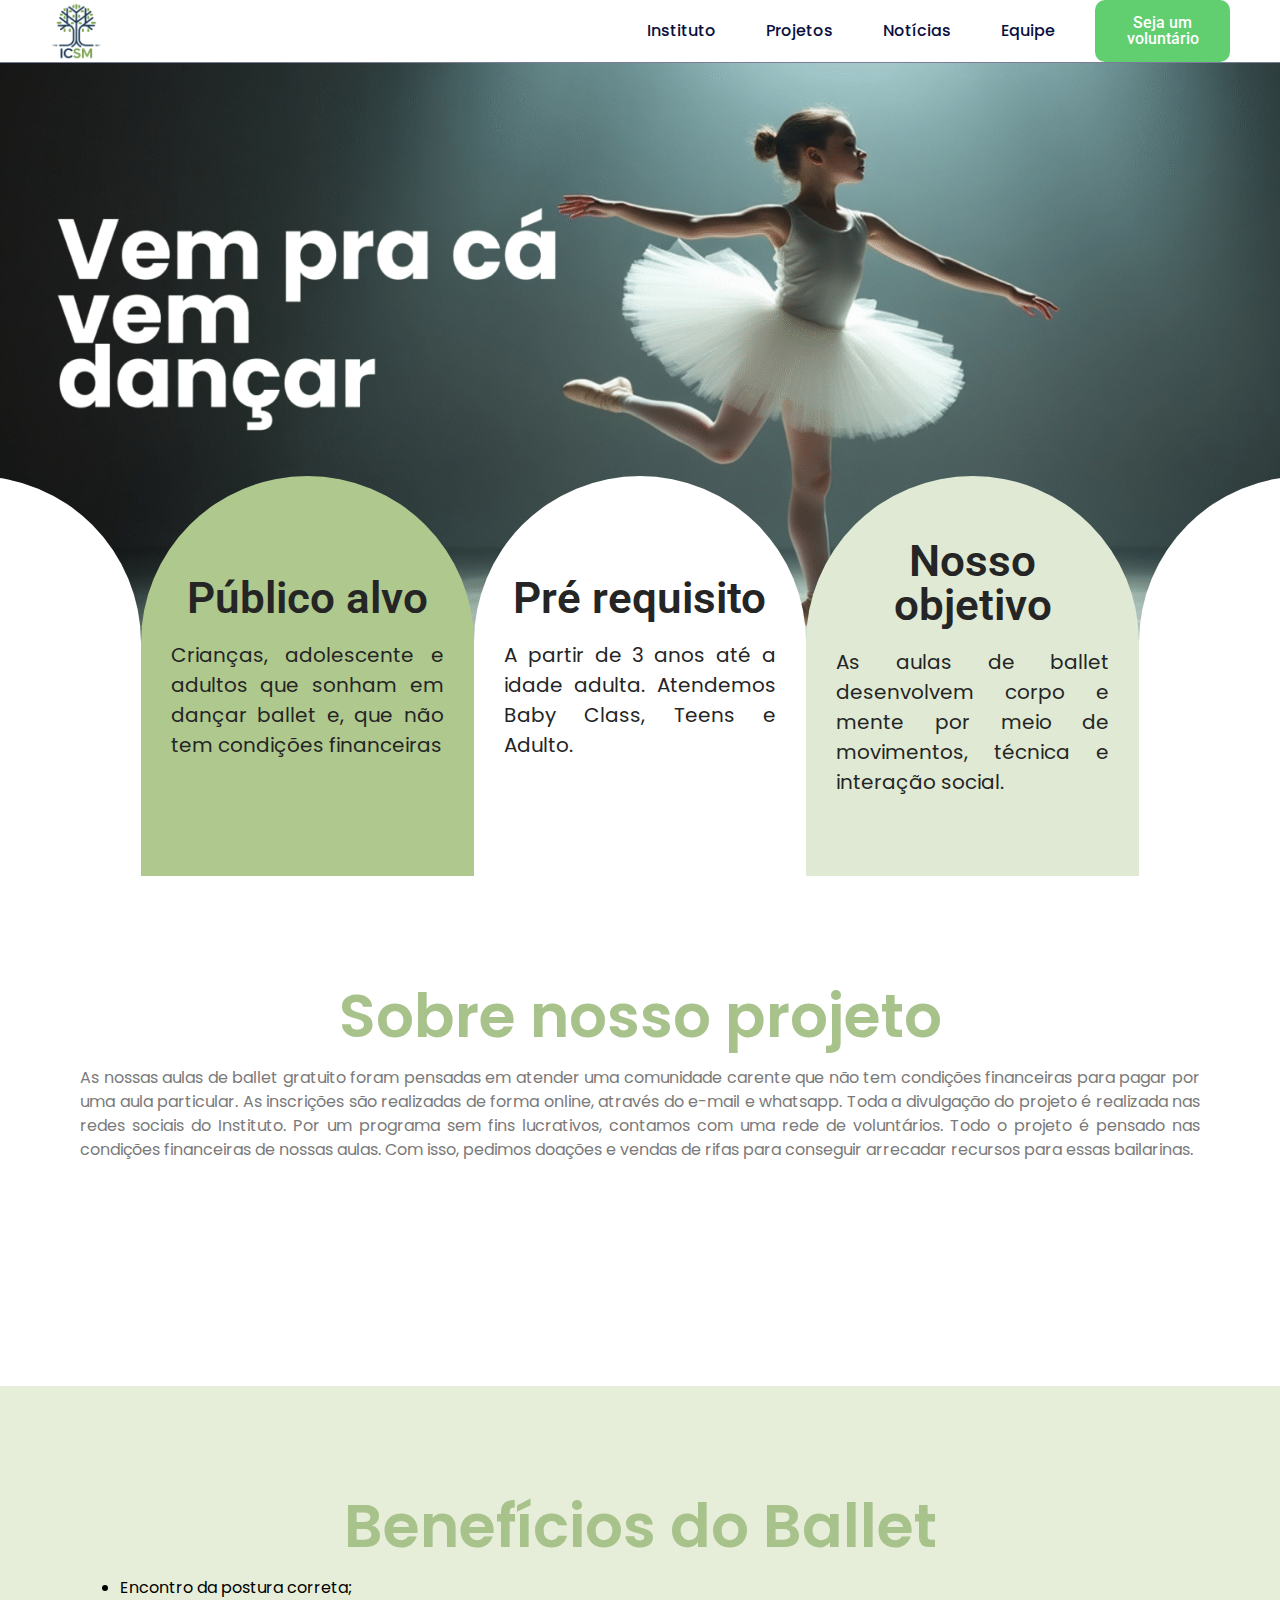
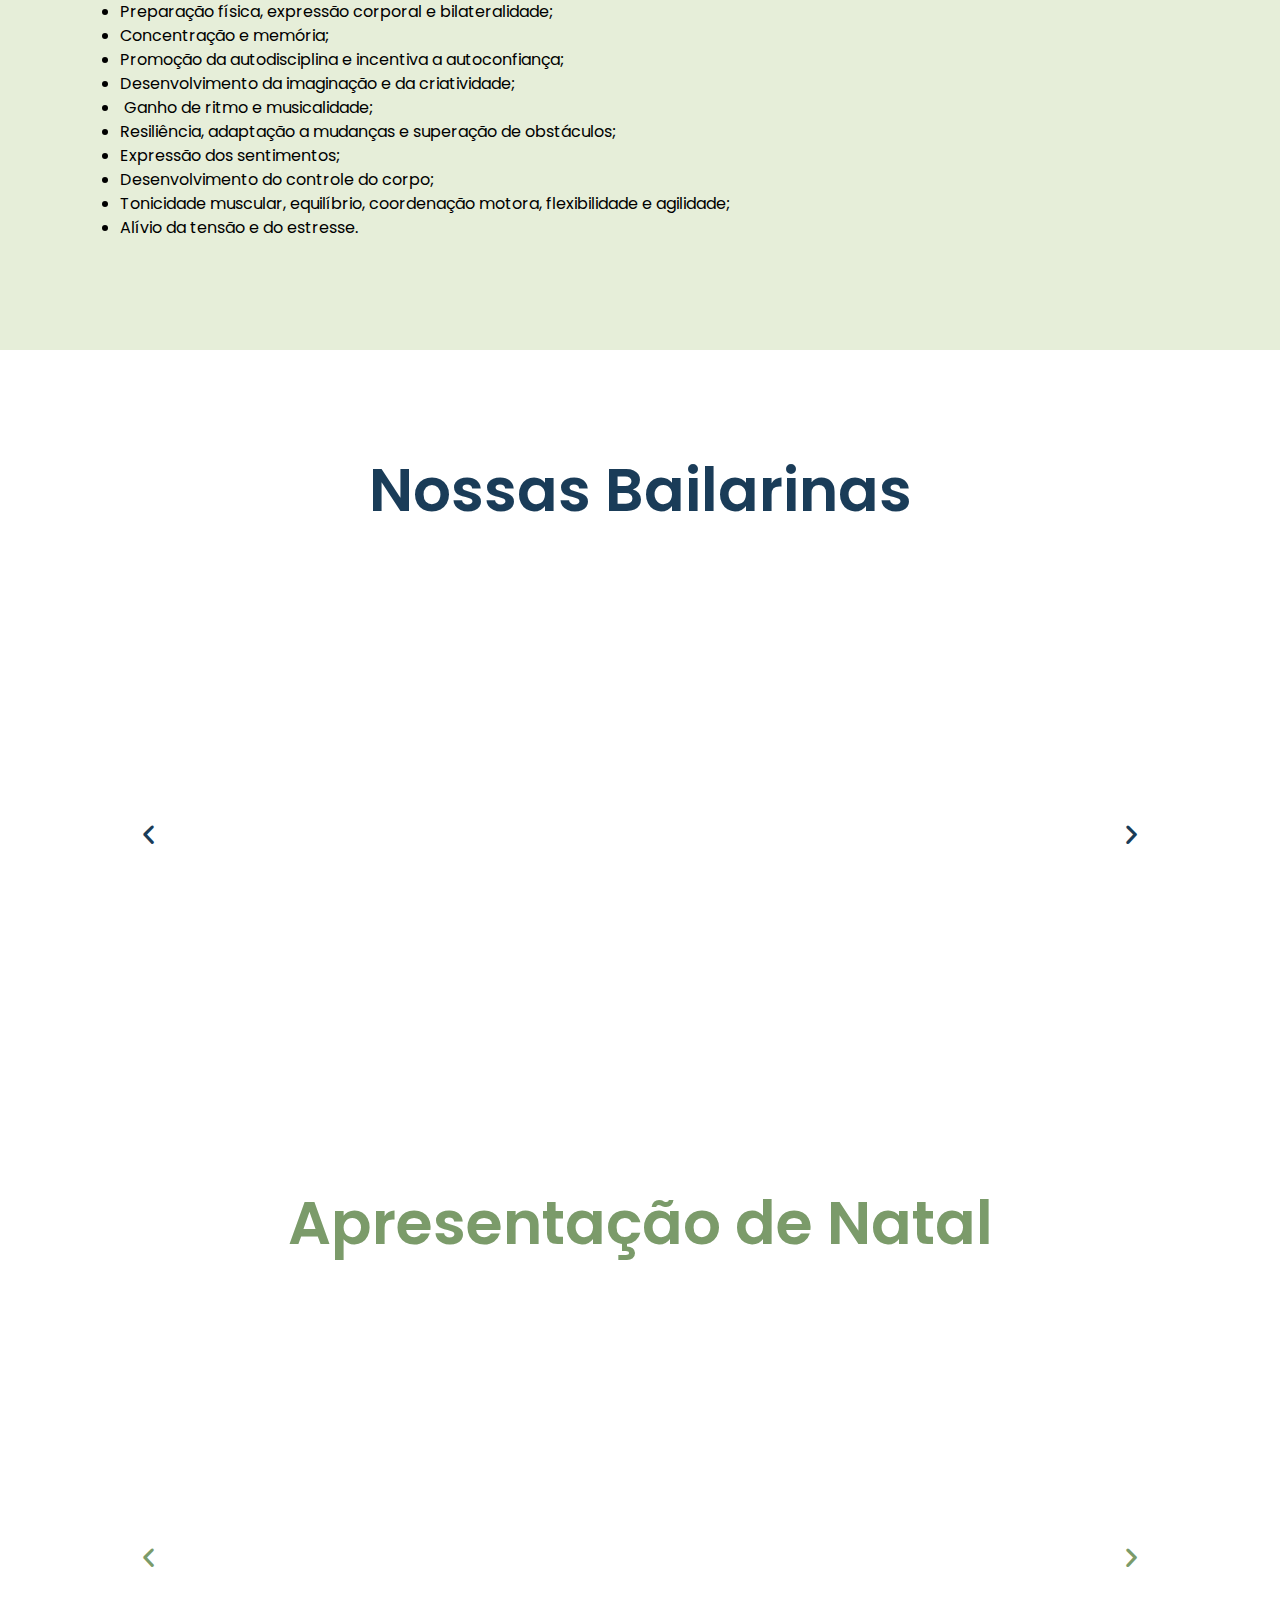
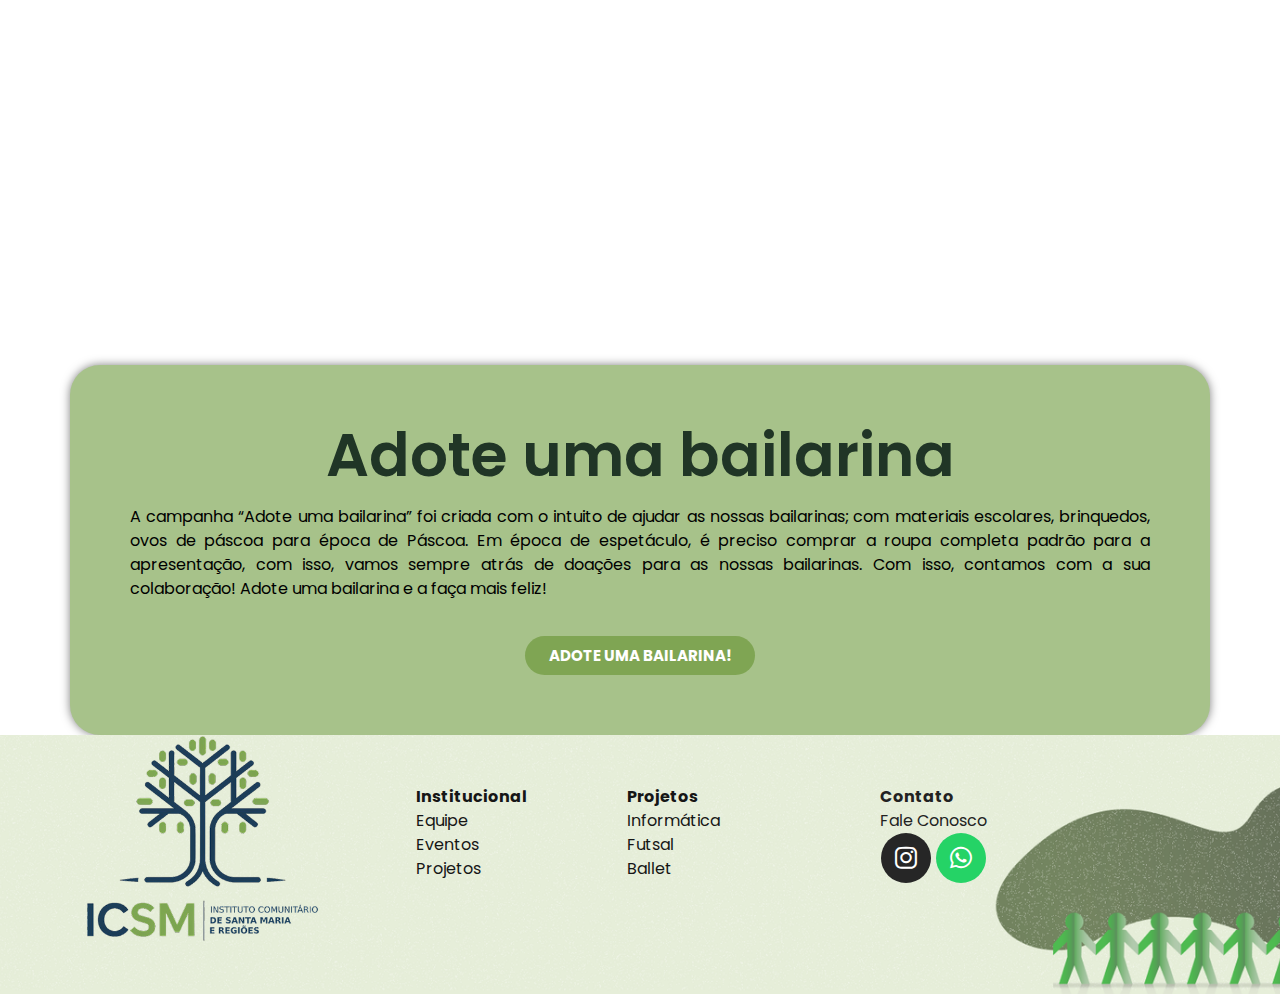
<file: BALLET/index.html>
<!DOCTYPE html><html lang="pt-BR"><head>
	<meta charset="UTF-8">
	<meta name="viewport" content="width=device-width, initial-scale=1">
	<link rel="profile" href="https://gmpg.org/xfn/11">
	<title>Ballet  Instituto Comunitário de Santa Maria e Regiões</title>
<meta name="robots" content="max-image-preview:large">
	<style>img:is([sizes="auto" i], [sizes^="auto," i]) { contain-intrinsic-size: 3000px 1500px }</style>
	<link rel="alternate" type="application/rss+xml" title="Feed para Instituto Comunitário de Santa Maria e Regiões �" href="https://institutocsm.org/feed/">
<link rel="alternate" type="application/rss+xml" title="Feed de comentários para Instituto Comunitário de Santa Maria e Regiões �" href="https://institutocsm.org/comments/feed/">
<script>
window._wpemojiSettings = {"baseUrl":"https:\/\/s.w.org\/images\/core\/emoji\/15.1.0\/72x72\/","ext":".png","svgUrl":"https:\/\/s.w.org\/images\/core\/emoji\/15.1.0\/svg\/","svgExt":".svg","source":{"concatemoji":"https:\/\/institutocsm.org\/wp-includes\/js\/wp-emoji-release.min.js?ver=6.8.1"}};
/*! This file is auto-generated */
!function(i,n){var o,s,e;function c(e){try{var t={supportTests:e,timestamp:(new Date).valueOf()};sessionStorage.setItem(o,JSON.stringify(t))}catch(e){}}function p(e,t,n){e.clearRect(0,0,e.canvas.width,e.canvas.height),e.fillText(t,0,0);var t=new Uint32Array(e.getImageData(0,0,e.canvas.width,e.canvas.height).data),r=(e.clearRect(0,0,e.canvas.width,e.canvas.height),e.fillText(n,0,0),new Uint32Array(e.getImageData(0,0,e.canvas.width,e.canvas.height).data));return t.every(function(e,t){return e===r[t]})}function u(e,t,n){switch(t){case"flag":return n(e,"\ud83c\udff3\ufe0f\u200d\u26a7\ufe0f","\ud83c\udff3\ufe0f\u200b\u26a7\ufe0f")?!1:!n(e,"\ud83c\uddfa\ud83c\uddf3","\ud83c\uddfa\u200b\ud83c\uddf3")&&!n(e,"\ud83c\udff4\udb40\udc67\udb40\udc62\udb40\udc65\udb40\udc6e\udb40\udc67\udb40\udc7f","\ud83c\udff4\u200b\udb40\udc67\u200b\udb40\udc62\u200b\udb40\udc65\u200b\udb40\udc6e\u200b\udb40\udc67\u200b\udb40\udc7f");case"emoji":return!n(e,"\ud83d\udc26\u200d\ud83d\udd25","\ud83d\udc26\u200b\ud83d\udd25")}return!1}function f(e,t,n){var r="undefined"!=typeof WorkerGlobalScope&&self instanceof WorkerGlobalScope?new OffscreenCanvas(300,150):i.createElement("canvas"),a=r.getContext("2d",{willReadFrequently:!0}),o=(a.textBaseline="top",a.font="600 32px Arial",{});return e.forEach(function(e){o[e]=t(a,e,n)}),o}function t(e){var t=i.createElement("script");t.src=e,t.defer=!0,i.head.appendChild(t)}"undefined"!=typeof Promise&&(o="wpEmojiSettingsSupports",s=["flag","emoji"],n.supports={everything:!0,everythingExceptFlag:!0},e=new Promise(function(e){i.addEventListener("DOMContentLoaded",e,{once:!0})}),new Promise(function(t){var n=function(){try{var e=JSON.parse(sessionStorage.getItem(o));if("object"==typeof e&&"number"==typeof e.timestamp&&(new Date).valueOf()<e.timestamp+604800&&"object"==typeof e.supportTests)return e.supportTests}catch(e){}return null}();if(!n){if("undefined"!=typeof Worker&&"undefined"!=typeof OffscreenCanvas&&"undefined"!=typeof URL&&URL.createObjectURL&&"undefined"!=typeof Blob)try{var e="postMessage("+f.toString()+"("+[JSON.stringify(s),u.toString(),p.toString()].join(",")+"));",r=new Blob([e],{type:"text/javascript"}),a=new Worker(URL.createObjectURL(r),{name:"wpTestEmojiSupports"});return void(a.onmessage=function(e){c(n=e.data),a.terminate(),t(n)})}catch(e){}c(n=f(s,u,p))}t(n)}).then(function(e){for(var t in e)n.supports[t]=e[t],n.supports.everything=n.supports.everything&&n.supports[t],"flag"!==t&&(n.supports.everythingExceptFlag=n.supports.everythingExceptFlag&&n.supports[t]);n.supports.everythingExceptFlag=n.supports.everythingExceptFlag&&!n.supports.flag,n.DOMReady=!1,n.readyCallback=function(){n.DOMReady=!0}}).then(function(){return e}).then(function(){var e;n.supports.everything||(n.readyCallback(),(e=n.source||{}).concatemoji?t(e.concatemoji):e.wpemoji&&e.twemoji&&(t(e.twemoji),t(e.wpemoji)))}))}((window,document),window._wpemojiSettings);
</script>
<style id="wp-emoji-styles-inline-css">

	img.wp-smiley, img.emoji {
		display: inline !important;
		border: none !important;
		box-shadow: none !important;
		height: 1em !important;
		width: 1em !important;
		margin: 0 0.07em !important;
		vertical-align: -0.1em !important;
		background: none !important;
		padding: 0 !important;
	}
</style>
<link rel="stylesheet" id="bplugins-plyrio-css" href="css/h5vp.css" media="all">
<link rel="stylesheet" id="html5-player-video-style-css" href="css/frontend.css" media="all">
<link rel="stylesheet" id="html5-player-youtube-style-css" href="css/view.css" media="all">
<link rel="stylesheet" id="html5-player-vimeo-style-css" href="css/view.css" media="all">
<style id="joinchat-button-style-inline-css">
.wp-block-joinchat-button{border:none!important;text-align:center}.wp-block-joinchat-button figure{display:table;margin:0 auto;padding:0}.wp-block-joinchat-button figcaption{font:normal normal 400 .6em/2em var(--wp--preset--font-family--system-font,sans-serif);margin:0;padding:0}.wp-block-joinchat-button .joinchat-button__qr{background-color:#fff;border:6px solid #25d366;border-radius:30px;box-sizing:content-box;display:block;height:200px;margin:auto;overflow:hidden;padding:10px;width:200px}.wp-block-joinchat-button .joinchat-button__qr canvas,.wp-block-joinchat-button .joinchat-button__qr img{display:block;margin:auto}.wp-block-joinchat-button .joinchat-button__link{align-items:center;background-color:#25d366;border:6px solid #25d366;border-radius:30px;display:inline-flex;flex-flow:row nowrap;justify-content:center;line-height:1.25em;margin:0 auto;text-decoration:none}.wp-block-joinchat-button .joinchat-button__link:before{background:transparent var(--joinchat-ico) no-repeat center;background-size:100%;content:"";display:block;height:1.5em;margin:-.75em .75em -.75em 0;width:1.5em}.wp-block-joinchat-button figure+.joinchat-button__link{margin-top:10px}@media (orientation:landscape)and (min-height:481px),(orientation:portrait)and (min-width:481px){.wp-block-joinchat-button.joinchat-button--qr-only figure+.joinchat-button__link{display:none}}@media (max-width:480px),(orientation:landscape)and (max-height:480px){.wp-block-joinchat-button figure{display:none}}

</style>
<style id="global-styles-inline-css">
:root{--wp--preset--aspect-ratio--square: 1;--wp--preset--aspect-ratio--4-3: 4/3;--wp--preset--aspect-ratio--3-4: 3/4;--wp--preset--aspect-ratio--3-2: 3/2;--wp--preset--aspect-ratio--2-3: 2/3;--wp--preset--aspect-ratio--16-9: 16/9;--wp--preset--aspect-ratio--9-16: 9/16;--wp--preset--color--black: #000000;--wp--preset--color--cyan-bluish-gray: #abb8c3;--wp--preset--color--white: #ffffff;--wp--preset--color--pale-pink: #f78da7;--wp--preset--color--vivid-red: #cf2e2e;--wp--preset--color--luminous-vivid-orange: #ff6900;--wp--preset--color--luminous-vivid-amber: #fcb900;--wp--preset--color--light-green-cyan: #7bdcb5;--wp--preset--color--vivid-green-cyan: #00d084;--wp--preset--color--pale-cyan-blue: #8ed1fc;--wp--preset--color--vivid-cyan-blue: #0693e3;--wp--preset--color--vivid-purple: #9b51e0;--wp--preset--gradient--vivid-cyan-blue-to-vivid-purple: linear-gradient(135deg,rgba(6,147,227,1) 0%,rgb(155,81,224) 100%);--wp--preset--gradient--light-green-cyan-to-vivid-green-cyan: linear-gradient(135deg,rgb(122,220,180) 0%,rgb(0,208,130) 100%);--wp--preset--gradient--luminous-vivid-amber-to-luminous-vivid-orange: linear-gradient(135deg,rgba(252,185,0,1) 0%,rgba(255,105,0,1) 100%);--wp--preset--gradient--luminous-vivid-orange-to-vivid-red: linear-gradient(135deg,rgba(255,105,0,1) 0%,rgb(207,46,46) 100%);--wp--preset--gradient--very-light-gray-to-cyan-bluish-gray: linear-gradient(135deg,rgb(238,238,238) 0%,rgb(169,184,195) 100%);--wp--preset--gradient--cool-to-warm-spectrum: linear-gradient(135deg,rgb(74,234,220) 0%,rgb(151,120,209) 20%,rgb(207,42,186) 40%,rgb(238,44,130) 60%,rgb(251,105,98) 80%,rgb(254,248,76) 100%);--wp--preset--gradient--blush-light-purple: linear-gradient(135deg,rgb(255,206,236) 0%,rgb(152,150,240) 100%);--wp--preset--gradient--blush-bordeaux: linear-gradient(135deg,rgb(254,205,165) 0%,rgb(254,45,45) 50%,rgb(107,0,62) 100%);--wp--preset--gradient--luminous-dusk: linear-gradient(135deg,rgb(255,203,112) 0%,rgb(199,81,192) 50%,rgb(65,88,208) 100%);--wp--preset--gradient--pale-ocean: linear-gradient(135deg,rgb(255,245,203) 0%,rgb(182,227,212) 50%,rgb(51,167,181) 100%);--wp--preset--gradient--electric-grass: linear-gradient(135deg,rgb(202,248,128) 0%,rgb(113,206,126) 100%);--wp--preset--gradient--midnight: linear-gradient(135deg,rgb(2,3,129) 0%,rgb(40,116,252) 100%);--wp--preset--font-size--small: 13px;--wp--preset--font-size--medium: 20px;--wp--preset--font-size--large: 36px;--wp--preset--font-size--x-large: 42px;--wp--preset--spacing--20: 0.44rem;--wp--preset--spacing--30: 0.67rem;--wp--preset--spacing--40: 1rem;--wp--preset--spacing--50: 1.5rem;--wp--preset--spacing--60: 2.25rem;--wp--preset--spacing--70: 3.38rem;--wp--preset--spacing--80: 5.06rem;--wp--preset--shadow--natural: 6px 6px 9px rgba(0, 0, 0, 0.2);--wp--preset--shadow--deep: 12px 12px 50px rgba(0, 0, 0, 0.4);--wp--preset--shadow--sharp: 6px 6px 0px rgba(0, 0, 0, 0.2);--wp--preset--shadow--outlined: 6px 6px 0px -3px rgba(255, 255, 255, 1), 6px 6px rgba(0, 0, 0, 1);--wp--preset--shadow--crisp: 6px 6px 0px rgba(0, 0, 0, 1);}:root { --wp--style--global--content-size: 800px;--wp--style--global--wide-size: 1200px; }:where(body) { margin: 0; }.wp-site-blocks > .alignleft { float: left; margin-right: 2em; }.wp-site-blocks > .alignright { float: right; margin-left: 2em; }.wp-site-blocks > .aligncenter { justify-content: center; margin-left: auto; margin-right: auto; }:where(.wp-site-blocks) > * { margin-block-start: 24px; margin-block-end: 0; }:where(.wp-site-blocks) > :first-child { margin-block-start: 0; }:where(.wp-site-blocks) > :last-child { margin-block-end: 0; }:root { --wp--style--block-gap: 24px; }:root :where(.is-layout-flow) > :first-child{margin-block-start: 0;}:root :where(.is-layout-flow) > :last-child{margin-block-end: 0;}:root :where(.is-layout-flow) > *{margin-block-start: 24px;margin-block-end: 0;}:root :where(.is-layout-constrained) > :first-child{margin-block-start: 0;}:root :where(.is-layout-constrained) > :last-child{margin-block-end: 0;}:root :where(.is-layout-constrained) > *{margin-block-start: 24px;margin-block-end: 0;}:root :where(.is-layout-flex){gap: 24px;}:root :where(.is-layout-grid){gap: 24px;}.is-layout-flow > .alignleft{float: left;margin-inline-start: 0;margin-inline-end: 2em;}.is-layout-flow > .alignright{float: right;margin-inline-start: 2em;margin-inline-end: 0;}.is-layout-flow > .aligncenter{margin-left: auto !important;margin-right: auto !important;}.is-layout-constrained > .alignleft{float: left;margin-inline-start: 0;margin-inline-end: 2em;}.is-layout-constrained > .alignright{float: right;margin-inline-start: 2em;margin-inline-end: 0;}.is-layout-constrained > .aligncenter{margin-left: auto !important;margin-right: auto !important;}.is-layout-constrained > :where(:not(.alignleft):not(.alignright):not(.alignfull)){max-width: var(--wp--style--global--content-size);margin-left: auto !important;margin-right: auto !important;}.is-layout-constrained > .alignwide{max-width: var(--wp--style--global--wide-size);}body .is-layout-flex{display: flex;}.is-layout-flex{flex-wrap: wrap;align-items: center;}.is-layout-flex > :is(*, div){margin: 0;}body .is-layout-grid{display: grid;}.is-layout-grid > :is(*, div){margin: 0;}body{padding-top: 0px;padding-right: 0px;padding-bottom: 0px;padding-left: 0px;}a:where(:not(.wp-element-button)){text-decoration: underline;}:root :where(.wp-element-button, .wp-block-button__link){background-color: #32373c;border-width: 0;color: #fff;font-family: inherit;font-size: inherit;line-height: inherit;padding: calc(0.667em + 2px) calc(1.333em + 2px);text-decoration: none;}.has-black-color{color: var(--wp--preset--color--black) !important;}.has-cyan-bluish-gray-color{color: var(--wp--preset--color--cyan-bluish-gray) !important;}.has-white-color{color: var(--wp--preset--color--white) !important;}.has-pale-pink-color{color: var(--wp--preset--color--pale-pink) !important;}.has-vivid-red-color{color: var(--wp--preset--color--vivid-red) !important;}.has-luminous-vivid-orange-color{color: var(--wp--preset--color--luminous-vivid-orange) !important;}.has-luminous-vivid-amber-color{color: var(--wp--preset--color--luminous-vivid-amber) !important;}.has-light-green-cyan-color{color: var(--wp--preset--color--light-green-cyan) !important;}.has-vivid-green-cyan-color{color: var(--wp--preset--color--vivid-green-cyan) !important;}.has-pale-cyan-blue-color{color: var(--wp--preset--color--pale-cyan-blue) !important;}.has-vivid-cyan-blue-color{color: var(--wp--preset--color--vivid-cyan-blue) !important;}.has-vivid-purple-color{color: var(--wp--preset--color--vivid-purple) !important;}.has-black-background-color{background-color: var(--wp--preset--color--black) !important;}.has-cyan-bluish-gray-background-color{background-color: var(--wp--preset--color--cyan-bluish-gray) !important;}.has-white-background-color{background-color: var(--wp--preset--color--white) !important;}.has-pale-pink-background-color{background-color: var(--wp--preset--color--pale-pink) !important;}.has-vivid-red-background-color{background-color: var(--wp--preset--color--vivid-red) !important;}.has-luminous-vivid-orange-background-color{background-color: var(--wp--preset--color--luminous-vivid-orange) !important;}.has-luminous-vivid-amber-background-color{background-color: var(--wp--preset--color--luminous-vivid-amber) !important;}.has-light-green-cyan-background-color{background-color: var(--wp--preset--color--light-green-cyan) !important;}.has-vivid-green-cyan-background-color{background-color: var(--wp--preset--color--vivid-green-cyan) !important;}.has-pale-cyan-blue-background-color{background-color: var(--wp--preset--color--pale-cyan-blue) !important;}.has-vivid-cyan-blue-background-color{background-color: var(--wp--preset--color--vivid-cyan-blue) !important;}.has-vivid-purple-background-color{background-color: var(--wp--preset--color--vivid-purple) !important;}.has-black-border-color{border-color: var(--wp--preset--color--black) !important;}.has-cyan-bluish-gray-border-color{border-color: var(--wp--preset--color--cyan-bluish-gray) !important;}.has-white-border-color{border-color: var(--wp--preset--color--white) !important;}.has-pale-pink-border-color{border-color: var(--wp--preset--color--pale-pink) !important;}.has-vivid-red-border-color{border-color: var(--wp--preset--color--vivid-red) !important;}.has-luminous-vivid-orange-border-color{border-color: var(--wp--preset--color--luminous-vivid-orange) !important;}.has-luminous-vivid-amber-border-color{border-color: var(--wp--preset--color--luminous-vivid-amber) !important;}.has-light-green-cyan-border-color{border-color: var(--wp--preset--color--light-green-cyan) !important;}.has-vivid-green-cyan-border-color{border-color: var(--wp--preset--color--vivid-green-cyan) !important;}.has-pale-cyan-blue-border-color{border-color: var(--wp--preset--color--pale-cyan-blue) !important;}.has-vivid-cyan-blue-border-color{border-color: var(--wp--preset--color--vivid-cyan-blue) !important;}.has-vivid-purple-border-color{border-color: var(--wp--preset--color--vivid-purple) !important;}.has-vivid-cyan-blue-to-vivid-purple-gradient-background{background: var(--wp--preset--gradient--vivid-cyan-blue-to-vivid-purple) !important;}.has-light-green-cyan-to-vivid-green-cyan-gradient-background{background: var(--wp--preset--gradient--light-green-cyan-to-vivid-green-cyan) !important;}.has-luminous-vivid-amber-to-luminous-vivid-orange-gradient-background{background: var(--wp--preset--gradient--luminous-vivid-amber-to-luminous-vivid-orange) !important;}.has-luminous-vivid-orange-to-vivid-red-gradient-background{background: var(--wp--preset--gradient--luminous-vivid-orange-to-vivid-red) !important;}.has-very-light-gray-to-cyan-bluish-gray-gradient-background{background: var(--wp--preset--gradient--very-light-gray-to-cyan-bluish-gray) !important;}.has-cool-to-warm-spectrum-gradient-background{background: var(--wp--preset--gradient--cool-to-warm-spectrum) !important;}.has-blush-light-purple-gradient-background{background: var(--wp--preset--gradient--blush-light-purple) !important;}.has-blush-bordeaux-gradient-background{background: var(--wp--preset--gradient--blush-bordeaux) !important;}.has-luminous-dusk-gradient-background{background: var(--wp--preset--gradient--luminous-dusk) !important;}.has-pale-ocean-gradient-background{background: var(--wp--preset--gradient--pale-ocean) !important;}.has-electric-grass-gradient-background{background: var(--wp--preset--gradient--electric-grass) !important;}.has-midnight-gradient-background{background: var(--wp--preset--gradient--midnight) !important;}.has-small-font-size{font-size: var(--wp--preset--font-size--small) !important;}.has-medium-font-size{font-size: var(--wp--preset--font-size--medium) !important;}.has-large-font-size{font-size: var(--wp--preset--font-size--large) !important;}.has-x-large-font-size{font-size: var(--wp--preset--font-size--x-large) !important;}
:root :where(.wp-block-pullquote){font-size: 1.5em;line-height: 1.6;}
</style>
<link rel="stylesheet" id="hello-elementor-css" href="css/reset.css" media="all">
<link rel="stylesheet" id="hello-elementor-theme-style-css" href="css/theme.css" media="all">
<link rel="stylesheet" id="hello-elementor-header-footer-css" href="css/header-footer.css" media="all">
<link rel="stylesheet" id="elementor-frontend-css" href="css/frontend.min.css" media="all">
<link rel="stylesheet" id="elementor-post-635-css" href="css/post-635.css" media="all">
<link rel="stylesheet" id="widget-image-css" href="css/widget-image.min.css" media="all">
<link rel="stylesheet" id="widget-icon-list-css" href="css/widget-icon-list.min.css" media="all">
<link rel="stylesheet" id="e-sticky-css" href="css/sticky.min.css" media="all">
<link rel="stylesheet" id="widget-social-icons-css" href="css/widget-social-icons.min.css" media="all">
<link rel="stylesheet" id="e-apple-webkit-css" href="css/apple-webkit.min.css" media="all">
<link rel="stylesheet" id="jet-elements-css" href="css/jet-elements.css" media="all">
<link rel="stylesheet" id="jet-elements-skin-css" href="css/jet-elements-skin.css" media="all">
<link rel="stylesheet" id="elementor-icons-css" href="css/elementor-icons.min.css" media="all">
<link rel="stylesheet" id="widget-heading-css" href="css/widget-heading.min.css" media="all">
<link rel="stylesheet" id="widget-spacer-css" href="css/widget-spacer.min.css" media="all">
<link rel="stylesheet" id="swiper-css" href="css/swiper.min.css" media="all">
<link rel="stylesheet" id="e-swiper-css" href="css/e-swiper.min.css" media="all">
<link rel="stylesheet" id="widget-image-carousel-css" href="css/widget-image-carousel.min.css" media="all">
<link rel="stylesheet" id="elementor-post-1480-css" href="css/post-1480.css" media="all">
<link rel="stylesheet" id="elementor-post-1646-css" href="css/post-1646.css" media="all">
<link rel="stylesheet" id="elementor-post-1657-css" href="css/post-1657.css" media="all">
<link rel="stylesheet" id="skb-cife-brands_icon-css" href="css/icomoon_brands.css" media="all">
<link rel="stylesheet" id="skb-cife-devicons_icon-css" href="css/devicons.min.css" media="all">
<link rel="stylesheet" id="skb-cife-elegant_icon-css" href="css/elegant.css" media="all">
<link rel="stylesheet" id="skb-cife-elusive_icon-css" href="css/elusive-icons.min.css" media="all">
<link rel="stylesheet" id="skb-cife-icofont_icon-css" href="css/icofont.min.css" media="all">
<link rel="stylesheet" id="skb-cife-icomoon_icon-css" href="css/icomoon.css" media="all">
<link rel="stylesheet" id="skb-cife-iconic_icon-css" href="css/iconic.css" media="all">
<link rel="stylesheet" id="skb-cife-ion_icon-css" href="css/ionicons.min.css" media="all">
<link rel="stylesheet" id="skb-cife-linearicons_icon-css" href="css/linearicons.css" media="all">
<link rel="stylesheet" id="skb-cife-lineawesome_icon-css" href="css/line-awesome.min.css" media="all">
<link rel="stylesheet" id="skb-cife-line_icon-css" href="css/lineicons.css" media="all">
<link rel="stylesheet" id="skb-cife-materialdesign_icon-css" href="css/materialdesignicons.min.css" media="all">
<link rel="stylesheet" id="skb-cife-open_iconic-css" href="css/open-iconic.css" media="all">
<link rel="stylesheet" id="skb-cife-simpleline_icon-css" href="css/simple-line-icons.css" media="all">
<link rel="stylesheet" id="skb-cife-themify_icon-css" href="css/themify.css" media="all">
<link rel="stylesheet" id="elementor-gf-local-roboto-css" href="css/roboto.css" media="all">
<link rel="stylesheet" id="elementor-gf-local-robotoslab-css" href="css/robotoslab.css" media="all">
<link rel="stylesheet" id="elementor-gf-local-poppins-css" href="css/poppins.css" media="all">
<link rel="stylesheet" id="elementor-icons-shared-0-css" href="css/fontawesome.min.css" media="all">
<link rel="stylesheet" id="elementor-icons-fa-brands-css" href="css/brands.min.css" media="all">
<script src="js/jquery.min.js" id="jquery-core-js"></script>
<script src="js/jquery-migrate.min.js" id="jquery-migrate-js"></script>
<link rel="https://api.w.org/" href="https://institutocsm.org/wp-json/"><link rel="alternate" title="JSON" type="application/json" href="https://institutocsm.org/wp-json/wp/v2/pages/1480"><link rel="EditURI" type="application/rsd+xml" title="RSD" href="https://institutocsm.org/xmlrpc.php?rsd">
<meta name="generator" content="WordPress 6.8.1">
<link rel="canonical" href="https://institutocsm.org/ballet-vem-pra-ca-vem-dancar/">
<link rel="shortlink" href="https://institutocsm.org/?p=1480">
<link rel="alternate" title="oEmbed (JSON)" type="application/json+oembed" href="https://institutocsm.org/wp-json/oembed/1.0/embed?url=https%3A%2F%2Finstitutocsm.org%2Fballet-vem-pra-ca-vem-dancar%2F">
<link rel="alternate" title="oEmbed (XML)" type="text/xml+oembed" href="https://institutocsm.org/wp-json/oembed/1.0/embed?url=https%3A%2F%2Finstitutocsm.org%2Fballet-vem-pra-ca-vem-dancar%2F&format=xml">
 <style> #h5vpQuickPlayer { width: 100%; max-width: 100%; margin: 0 auto; } </style> <meta name="generator" content="Elementor 3.29.2; features: additional_custom_breakpoints, e_local_google_fonts; settings: css_print_method-external, google_font-enabled, font_display-swap">
			<style>
				.e-con.e-parent:nth-of-type(n+4):not(.e-lazyloaded):not(.e-no-lazyload),
				.e-con.e-parent:nth-of-type(n+4):not(.e-lazyloaded):not(.e-no-lazyload) * {
					background-image: none !important;
				}
				@media screen and (max-height: 1024px) {
					.e-con.e-parent:nth-of-type(n+3):not(.e-lazyloaded):not(.e-no-lazyload),
					.e-con.e-parent:nth-of-type(n+3):not(.e-lazyloaded):not(.e-no-lazyload) * {
						background-image: none !important;
					}
				}
				@media screen and (max-height: 640px) {
					.e-con.e-parent:nth-of-type(n+2):not(.e-lazyloaded):not(.e-no-lazyload),
					.e-con.e-parent:nth-of-type(n+2):not(.e-lazyloaded):not(.e-no-lazyload) * {
						background-image: none !important;
					}
				}
			</style>
			<link rel="icon" href="images/cropped-topo_2-32x32.png" sizes="32x32">
<link rel="icon" href="images/cropped-topo_2-192x192.png" sizes="192x192">
<link rel="apple-touch-icon" href="images/cropped-topo_2-180x180.png">
<meta name="msapplication-TileImage" content="https://institutocsm.org/wp-content/uploads/2022/02/cropped-topo_2-270x270.png">
</head>
<body class="wp-singular page-template-default page page-id-1480 wp-custom-logo wp-embed-responsive wp-theme-hello-elementor hello-elementor-default elementor-default elementor-kit-635 elementor-page elementor-page-1480">


<a class="skip-link screen-reader-text" href="#content">Ir para o conteúdo</a>

		<div data-elementor-type="header" data-elementor-id="1646" class="elementor elementor-1646 elementor-location-header" data-elementor-post-type="elementor_library">
			<div class="elementor-element elementor-element-85efb80 e-con-full e-flex e-con e-parent" data-id="85efb80" data-element_type="container" data-settings="{" background_background":"classic","jet_parallax_layout_list":[],"sticky":"top","sticky_on":["desktop","tablet","mobile"],"sticky_offset":0,"sticky_effects_offset":0,"sticky_anchor_link_offset":0}"="">
		<div class="elementor-element elementor-element-59fa2f0 e-con-full e-flex e-con e-child" data-id="59fa2f0" data-element_type="container" data-settings="{" jet_parallax_layout_list":[]}"="">
				<div class="elementor-element elementor-element-0f1af5d elementor-widget__width-initial elementor-widget elementor-widget-image" data-id="0f1af5d" data-element_type="widget" data-widget_type="image.default">
				<div class="elementor-widget-container">
																<a href="https://institutocsm.org/">
							<img fetchpriority="high" width="800" height="908" src="images/logo-short-902x1024.png" class="attachment-large size-large wp-image-1653" alt="" srcset="images/logo-short-902x1024.png 902w, images/logo-short-264x300.png 264w, images/logo-short-768x872.png 768w, images/logo-short.png 943w" sizes="(max-width: 800px) 100vw, 800px">								</a>
															</div>
				</div>
				<div class="elementor-element elementor-element-e301302 elementor-icon-list--layout-inline elementor-align-right elementor-list-item-link-full_width elementor-widget elementor-widget-icon-list" data-id="e301302" data-element_type="widget" data-widget_type="icon-list.default">
				<div class="elementor-widget-container">
							<ul class="elementor-icon-list-items elementor-inline-items">
							<li class="elementor-icon-list-item elementor-inline-item">
											<a href="https://institutocsm.org/icsm-e-historia-atualizado/">

											<span class="elementor-icon-list-text">Instituto</span>
											</a>
									</li>
								<li class="elementor-icon-list-item elementor-inline-item">
											<a href="https://institutocsm.org/sobre-o-projeto-2/">

											<span class="elementor-icon-list-text">Projetos</span>
											</a>
									</li>
								<li class="elementor-icon-list-item elementor-inline-item">
											<a href="https://institutocsm.org/fique-alerta/">

											<span class="elementor-icon-list-text">Notícias</span>
											</a>
									</li>
								<li class="elementor-icon-list-item elementor-inline-item">
											<a href="https://institutocsm.org/equipe-tecnica/">

											<span class="elementor-icon-list-text">Equipe</span>
											</a>
									</li>
						</ul>
						</div>
				</div>
				</div>
				<div class="elementor-element elementor-element-2531cf3 elementor-align-justify elementor-widget__width-initial elementor-widget elementor-widget-button" data-id="2531cf3" data-element_type="widget" data-widget_type="button.default">
				<div class="elementor-widget-container">
									<div class="elementor-button-wrapper">
					<a class="elementor-button elementor-button-link elementor-size-sm" href="https://institutocsm.org/seja-voluntario/">
						<span class="elementor-button-content-wrapper">
									<span class="elementor-button-text">Seja um voluntário</span>
					</span>
					</a>
				</div>
								</div>
				</div>
				</div>
				</div>
		
<main id="content" class="site-main post-1480 page type-page status-publish hentry">

	
	<div class="page-content">
				<div data-elementor-type="wp-page" data-elementor-id="1480" class="elementor elementor-1480" data-elementor-post-type="page">
				<div class="elementor-element elementor-element-e9aba0e e-con-full e-flex e-con e-parent" data-id="e9aba0e" data-element_type="container" data-settings="{" jet_parallax_layout_list":[]}"="">
				<div class="elementor-element elementor-element-86ffbf8 elementor-widget__width-inherit elementor-widget elementor-widget-image" data-id="86ffbf8" data-element_type="widget" data-widget_type="image.default">
				<div class="elementor-widget-container">
															<img decoding="async" width="1920" height="964" src="images/banner-ballet.png" class="attachment-full size-full wp-image-1882" alt="" srcset="images/banner-ballet.png 1920w, images/banner-ballet-300x151.png 300w, images/banner-ballet-1024x514.png 1024w, images/banner-ballet-768x386.png 768w, images/banner-ballet-1536x771.png 1536w" sizes="(max-width: 1920px) 100vw, 1920px">															</div>
				</div>
		<div class="elementor-element elementor-element-6dde492 e-grid e-con-full e-con e-child" data-id="6dde492" data-element_type="container" data-settings="{" jet_parallax_layout_list":[]}"="">
		<div class="elementor-element elementor-element-9aeeeac e-con-full e-flex e-con e-child" data-id="9aeeeac" data-element_type="container" data-settings="{" background_background":"classic","jet_parallax_layout_list":[]}"="">
				</div>
		<div class="elementor-element elementor-element-c30b4a6 e-con-full e-flex e-con e-child" data-id="c30b4a6" data-element_type="container" data-settings="{" background_background":"classic","jet_parallax_layout_list":[]}"="">
				<div class="elementor-element elementor-element-1da13d9 elementor-widget elementor-widget-heading" data-id="1da13d9" data-element_type="widget" data-widget_type="heading.default">
				<div class="elementor-widget-container">
					<h2 class="elementor-heading-title elementor-size-default">Público alvo</h2>				</div>
				</div>
				<div class="elementor-element elementor-element-7fd98f4 elementor-widget elementor-widget-text-editor" data-id="7fd98f4" data-element_type="widget" data-widget_type="text-editor.default">
				<div class="elementor-widget-container">
									<p>Crianças, adolescente e adultos que sonham em dançar ballet e, que não tem condições financeiras</p>								</div>
				</div>
				</div>
		<div class="elementor-element elementor-element-b13df68 e-con-full e-flex e-con e-child" data-id="b13df68" data-element_type="container" data-settings="{" background_background":"classic","jet_parallax_layout_list":[]}"="">
				<div class="elementor-element elementor-element-657a9cb elementor-widget elementor-widget-heading" data-id="657a9cb" data-element_type="widget" data-widget_type="heading.default">
				<div class="elementor-widget-container">
					<h2 class="elementor-heading-title elementor-size-default">Pré requisito</h2>				</div>
				</div>
				<div class="elementor-element elementor-element-acbaa4f elementor-widget elementor-widget-text-editor" data-id="acbaa4f" data-element_type="widget" data-widget_type="text-editor.default">
				<div class="elementor-widget-container">
									<p>A partir de 3 anos até a idade adulta. Atendemos Baby Class, Teens e Adulto.</p>								</div>
				</div>
				</div>
		<div class="elementor-element elementor-element-ea3cdc3 e-con-full e-flex e-con e-child" data-id="ea3cdc3" data-element_type="container" data-settings="{" background_background":"classic","jet_parallax_layout_list":[]}"="">
				<div class="elementor-element elementor-element-93532c4 elementor-widget elementor-widget-heading" data-id="93532c4" data-element_type="widget" data-widget_type="heading.default">
				<div class="elementor-widget-container">
					<h2 class="elementor-heading-title elementor-size-default">Nosso objetivo</h2>				</div>
				</div>
				<div class="elementor-element elementor-element-beb7f98 elementor-widget elementor-widget-text-editor" data-id="beb7f98" data-element_type="widget" data-widget_type="text-editor.default">
				<div class="elementor-widget-container">
									<p>As aulas de ballet desenvolvem corpo e mente por meio de movimentos, técnica e interação social.</p>								</div>
				</div>
				</div>
		<div class="elementor-element elementor-element-3260f01 e-con-full e-flex e-con e-child" data-id="3260f01" data-element_type="container" data-settings="{" background_background":"classic","jet_parallax_layout_list":[]}"="">
				</div>
				</div>
				</div>
		<div class="elementor-element elementor-element-9d703ec e-flex e-con-boxed e-con e-parent" data-id="9d703ec" data-element_type="container" data-settings="{" jet_parallax_layout_list":[]}"="">
					<div class="e-con-inner">
		<div class="elementor-element elementor-element-57dd833 e-con-full e-flex e-con e-child" data-id="57dd833" data-element_type="container" data-settings="{" jet_parallax_layout_list":[]}"="">
				<div class="elementor-element elementor-element-934750b elementor-widget__width-initial elementor-widget elementor-widget-heading" data-id="934750b" data-element_type="widget" data-widget_type="heading.default">
				<div class="elementor-widget-container">
					<h2 class="elementor-heading-title elementor-size-default">Sobre nosso projeto</h2>				</div>
				</div>
				<div class="elementor-element elementor-element-ef768a5 elementor-widget elementor-widget-text-editor" data-id="ef768a5" data-element_type="widget" data-widget_type="text-editor.default">
				<div class="elementor-widget-container">
									<p><span style="white-space-collapse: preserve;">As nossas aulas de ballet gratuito foram pensadas em atender uma comunidade carente que não tem condições financeiras para pagar por uma aula particular. As inscrições são realizadas de forma online, através do e-mail e whatsapp. Toda a divulgação do projeto é realizada nas redes sociais do Instituto. Por um programa sem fins lucrativos, contamos com uma rede de voluntários. Todo o projeto é pensado nas condições financeiras de nossas aulas. Com isso, pedimos doações e vendas de rifas para conseguir arrecadar recursos para essas bailarinas.</span></p>								</div>
				</div>
				</div>
					</div>
				</div>
				<section class="elementor-section elementor-top-section elementor-element elementor-element-d4c9683 elementor-section-boxed elementor-section-height-default elementor-section-height-default" data-id="d4c9683" data-element_type="section" data-settings="{" jet_parallax_layout_list":[]}"="">
						<div class="elementor-container elementor-column-gap-default">
					<div class="elementor-column elementor-col-100 elementor-top-column elementor-element elementor-element-2c2bb59" data-id="2c2bb59" data-element_type="column">
			<div class="elementor-widget-wrap elementor-element-populated">
						<div class="elementor-element elementor-element-a8b75da elementor-widget elementor-widget-spacer" data-id="a8b75da" data-element_type="widget" data-widget_type="spacer.default">
				<div class="elementor-widget-container">
							<div class="elementor-spacer">
			<div class="elementor-spacer-inner"></div>
		</div>
						</div>
				</div>
					</div>
		</div>
					</div>
		</section>
		<div class="elementor-element elementor-element-82faf01 e-flex e-con-boxed e-con e-parent" data-id="82faf01" data-element_type="container" data-settings="{" background_background":"classic","jet_parallax_layout_list":[]}"="">
					<div class="e-con-inner">
		<div class="elementor-element elementor-element-8c3dda1 e-con-full e-flex e-con e-child" data-id="8c3dda1" data-element_type="container" data-settings="{" jet_parallax_layout_list":[]}"="">
				<div class="elementor-element elementor-element-3bbd066 elementor-widget elementor-widget-heading" data-id="3bbd066" data-element_type="widget" data-widget_type="heading.default">
				<div class="elementor-widget-container">
					<h2 class="elementor-heading-title elementor-size-default">Benefícios do Ballet</h2>				</div>
				</div>
				<div class="elementor-element elementor-element-3b55fd1 elementor-widget elementor-widget-text-editor" data-id="3b55fd1" data-element_type="widget" data-widget_type="text-editor.default">
				<div class="elementor-widget-container">
									<ul><li>Encontro da postura correta;</li><li>Preparação física, expressão corporal e bilateralidade;</li><li>Concentração e memória;</li><li>Promoção da autodisciplina e incentiva a autoconfiança;</li><li>Desenvolvimento da imaginação e da criatividade;</li><li> <span style="white-space-collapse: preserve;">Ganho de ritmo e musicalidade;</span></li><li><span style="white-space-collapse: preserve;">Resiliência, adaptação a mudanças e superação de obstáculos;</span></li><li><span style="white-space-collapse: preserve;">Expressão dos sentimentos;</span></li><li><span style="white-space-collapse: preserve;">Desenvolvimento do controle do corpo;</span></li><li><span style="white-space-collapse: preserve;">Tonicidade muscular, equilíbrio, coordenação motora, flexibilidade e agilidade;</span></li><li><span style="white-space-collapse: preserve;">Alívio da tensão e do estresse.</span></li></ul>								</div>
				</div>
				</div>
					</div>
				</div>
				<section class="elementor-section elementor-top-section elementor-element elementor-element-4aa236f elementor-section-boxed elementor-section-height-default elementor-section-height-default" data-id="4aa236f" data-element_type="section" data-settings="{" jet_parallax_layout_list":[]}"="">
						<div class="elementor-container elementor-column-gap-default">
					<div class="elementor-column elementor-col-100 elementor-top-column elementor-element elementor-element-df79e4f" data-id="df79e4f" data-element_type="column">
			<div class="elementor-widget-wrap elementor-element-populated">
						<div class="elementor-element elementor-element-d4f151b elementor-widget elementor-widget-spacer" data-id="d4f151b" data-element_type="widget" data-widget_type="spacer.default">
				<div class="elementor-widget-container">
							<div class="elementor-spacer">
			<div class="elementor-spacer-inner"></div>
		</div>
						</div>
				</div>
					</div>
		</div>
					</div>
		</section>
				<section class="elementor-section elementor-top-section elementor-element elementor-element-90c723e elementor-section-boxed elementor-section-height-default elementor-section-height-default" data-id="90c723e" data-element_type="section" data-settings="{" jet_parallax_layout_list":[]}"="">
						<div class="elementor-container elementor-column-gap-default">
					<div class="elementor-column elementor-col-100 elementor-top-column elementor-element elementor-element-324cd2f" data-id="324cd2f" data-element_type="column">
			<div class="elementor-widget-wrap elementor-element-populated">
						<div class="elementor-element elementor-element-a560283 elementor-widget elementor-widget-heading" data-id="a560283" data-element_type="widget" data-widget_type="heading.default">
				<div class="elementor-widget-container">
					<h2 class="elementor-heading-title elementor-size-default">Nossas Bailarinas</h2>				</div>
				</div>
					</div>
		</div>
					</div>
		</section>
		<div class="elementor-element elementor-element-b02f87b e-flex e-con-boxed e-con e-parent" data-id="b02f87b" data-element_type="container" data-settings="{" jet_parallax_layout_list":[]}"="">
					<div class="e-con-inner">
		<div class="elementor-element elementor-element-727a28e e-con-full e-flex e-con e-child" data-id="727a28e" data-element_type="container" data-settings="{" jet_parallax_layout_list":[]}"="">
				<div class="elementor-element elementor-element-6985cb5 elementor-arrows-position-outside elementor-widget__width-initial elementor-pagination-position-outside elementor-widget elementor-widget-image-carousel" data-id="6985cb5" data-element_type="widget" data-settings="{" slides_to_show":"3","slides_to_scroll":"1","image_spacing_custom":{"unit":"px","size":12,"sizes":[]},"navigation":"both","autoplay":"yes","pause_on_hover":"yes","pause_on_interaction":"yes","autoplay_speed":5000,"infinite":"yes","speed":500,"image_spacing_custom_tablet":{"unit":"px","size":"","sizes":[]},"image_spacing_custom_mobile":{"unit":"px","size":"","sizes":[]}}"="" data-widget_type="image-carousel.default">
				<div class="elementor-widget-container">
							<div class="elementor-image-carousel-wrapper swiper" role="region" aria-roledescription="carousel" aria-label="Carrossel de imagens" dir="ltr">
			<div class="elementor-image-carousel swiper-wrapper" aria-live="off">
								<div class="swiper-slide" role="group" aria-roledescription="slide" aria-label="1 de 18"><figure class="swiper-slide-inner"><img decoding="async" class="swiper-slide-image" src="images/WhatsApp-Image-2023-05-18-at-16.23.37.jpeg" alt="WhatsApp Image 2023-05-18 at 16.23.37"></figure></div><div class="swiper-slide" role="group" aria-roledescription="slide" aria-label="2 de 18"><figure class="swiper-slide-inner"><img decoding="async" class="swiper-slide-image" src="images/WhatsApp-Image-2023-05-18-at-18.00.14.jpeg" alt="WhatsApp Image 2023-05-18 at 18.00.14"></figure></div><div class="swiper-slide" role="group" aria-roledescription="slide" aria-label="3 de 18"><figure class="swiper-slide-inner"><img decoding="async" class="swiper-slide-image" src="images/WhatsApp-Image-2023-05-18-at-16.23.36-1.jpeg" alt="WhatsApp Image 2023-05-18 at 16.23.36 (1)"></figure></div><div class="swiper-slide" role="group" aria-roledescription="slide" aria-label="4 de 18"><figure class="swiper-slide-inner"><img decoding="async" class="swiper-slide-image" src="images/WhatsApp-Image-2023-03-07-at-13.16.27.jpeg" alt="WhatsApp-Image-2023-03-07-at-13.16.27"></figure></div><div class="swiper-slide" role="group" aria-roledescription="slide" aria-label="5 de 18"><figure class="swiper-slide-inner"><img decoding="async" class="swiper-slide-image" src="images/WhatsApp-Image-2023-03-07-at-13.16.07.jpeg" alt="WhatsApp-Image-2023-03-07-at-13.16.07"></figure></div><div class="swiper-slide" role="group" aria-roledescription="slide" aria-label="6 de 18"><figure class="swiper-slide-inner"><img decoding="async" class="swiper-slide-image" src="images/WhatsApp-Image-2023-03-07-at-13.16.22.jpeg" alt="WhatsApp-Image-2023-03-07-at-13.16.22"></figure></div><div class="swiper-slide" role="group" aria-roledescription="slide" aria-label="7 de 18"><figure class="swiper-slide-inner"><img decoding="async" class="swiper-slide-image" src="images/WhatsApp-Image-2023-03-07-at-13.16.09.jpeg" alt="WhatsApp-Image-2023-03-07-at-13.16.09"></figure></div><div class="swiper-slide" role="group" aria-roledescription="slide" aria-label="8 de 18"><figure class="swiper-slide-inner"><img decoding="async" class="swiper-slide-image" src="images/WhatsApp-Image-2023-03-07-at-13.16.22-1.jpeg" alt="WhatsApp-Image-2023-03-07-at-13.16.22-1"></figure></div><div class="swiper-slide" role="group" aria-roledescription="slide" aria-label="9 de 18"><figure class="swiper-slide-inner"><img decoding="async" class="swiper-slide-image" src="images/WhatsApp-Image-2023-03-07-at-13.16.30.jpeg" alt="WhatsApp-Image-2023-03-07-at-13.16.30"></figure></div><div class="swiper-slide" role="group" aria-roledescription="slide" aria-label="10 de 18"><figure class="swiper-slide-inner"><img decoding="async" class="swiper-slide-image" src="images/WhatsApp-Image-2023-03-07-at-13.16.29.jpeg" alt="WhatsApp-Image-2023-03-07-at-13.16.29"></figure></div><div class="swiper-slide" role="group" aria-roledescription="slide" aria-label="11 de 18"><figure class="swiper-slide-inner"><img decoding="async" class="swiper-slide-image" src="images/WhatsApp-Image-2023-03-07-at-13.16.32.jpeg" alt="WhatsApp-Image-2023-03-07-at-13.16.32"></figure></div><div class="swiper-slide" role="group" aria-roledescription="slide" aria-label="12 de 18"><figure class="swiper-slide-inner"><img decoding="async" class="swiper-slide-image" src="b751db2f-162d-4d04-b293-d7b822dd25d5.jfif" alt="b751db2f-162d-4d04-b293-d7b822dd25d5"></figure></div><div class="swiper-slide" role="group" aria-roledescription="slide" aria-label="13 de 18"><figure class="swiper-slide-inner"><img decoding="async" class="swiper-slide-image" src="7c184912-5b7e-4ad4-911c-4bed8d02ba43.jfif" alt="7c184912-5b7e-4ad4-911c-4bed8d02ba43"></figure></div><div class="swiper-slide" role="group" aria-roledescription="slide" aria-label="14 de 18"><figure class="swiper-slide-inner"><img decoding="async" class="swiper-slide-image" src="f231aa77-d486-4c6f-ae0d-3e874b967973.jfif" alt="f231aa77-d486-4c6f-ae0d-3e874b967973"></figure></div><div class="swiper-slide" role="group" aria-roledescription="slide" aria-label="15 de 18"><figure class="swiper-slide-inner"><img decoding="async" class="swiper-slide-image" src="aef06ad0-7bc0-40cb-ab3d-8f034848627b.jfif" alt="aef06ad0-7bc0-40cb-ab3d-8f034848627b"></figure></div><div class="swiper-slide" role="group" aria-roledescription="slide" aria-label="16 de 18"><figure class="swiper-slide-inner"><img decoding="async" class="swiper-slide-image" src="b751db2f-162d-4d04-b293-d7b822dd25d5-1.jfif" alt="b751db2f-162d-4d04-b293-d7b822dd25d5"></figure></div><div class="swiper-slide" role="group" aria-roledescription="slide" aria-label="17 de 18"><figure class="swiper-slide-inner"><img decoding="async" class="swiper-slide-image" src="images/icsm_VemPraCaVemDancar-12-1-e1658413489708.jpeg" alt="icsm_VemPraCaVemDançar (12)"></figure></div><div class="swiper-slide" role="group" aria-roledescription="slide" aria-label="18 de 18"><figure class="swiper-slide-inner"><img decoding="async" class="swiper-slide-image" src="images/icsm_VemPraCaVemDancar-1.jpeg" alt="icsm_VemPraCaVemDancar-1"></figure></div>			</div>
												<div class="elementor-swiper-button elementor-swiper-button-prev" role="button" tabindex="0">
						<i aria-hidden="true" class="eicon-chevron-left"></i>					</div>
					<div class="elementor-swiper-button elementor-swiper-button-next" role="button" tabindex="0">
						<i aria-hidden="true" class="eicon-chevron-right"></i>					</div>
				
									<div class="swiper-pagination"></div>
									</div>
						</div>
				</div>
				</div>
					</div>
				</div>
		<div class="elementor-element elementor-element-26f30ef e-flex e-con-boxed e-con e-parent" data-id="26f30ef" data-element_type="container" data-settings="{" jet_parallax_layout_list":[]}"="">
					<div class="e-con-inner">
		<div class="elementor-element elementor-element-e94eb8c e-con-full e-flex e-con e-child" data-id="e94eb8c" data-element_type="container" data-settings="{" jet_parallax_layout_list":[]}"="">
				<div class="elementor-element elementor-element-1a9493a elementor-widget-mobile__width-initial elementor-widget elementor-widget-heading" data-id="1a9493a" data-element_type="widget" data-widget_type="heading.default">
				<div class="elementor-widget-container">
					<h2 class="elementor-heading-title elementor-size-default">Apresentação de Natal</h2>				</div>
				</div>
				<div class="elementor-element elementor-element-68e3833 elementor-widget__width-initial elementor-arrows-position-outside elementor-pagination-position-outside elementor-widget elementor-widget-image-carousel" data-id="68e3833" data-element_type="widget" data-settings="{" slides_to_show":"3","image_spacing_custom":{"unit":"px","size":12,"sizes":[]},"navigation":"both","autoplay":"yes","pause_on_hover":"yes","pause_on_interaction":"yes","autoplay_speed":5000,"infinite":"yes","speed":500,"image_spacing_custom_tablet":{"unit":"px","size":"","sizes":[]},"image_spacing_custom_mobile":{"unit":"px","size":"","sizes":[]}}"="" data-widget_type="image-carousel.default">
				<div class="elementor-widget-container">
							<div class="elementor-image-carousel-wrapper swiper" role="region" aria-roledescription="carousel" aria-label="Carrossel de imagens" dir="ltr">
			<div class="elementor-image-carousel swiper-wrapper" aria-live="off">
								<div class="swiper-slide" role="group" aria-roledescription="slide" aria-label="1 de 30"><figure class="swiper-slide-inner"><img decoding="async" class="swiper-slide-image" src="images/WhatsApp-Image-2023-12-20-at-20.39.23.jpeg" alt="WhatsApp Image 2023-12-20 at 20.39.23"></figure></div><div class="swiper-slide" role="group" aria-roledescription="slide" aria-label="2 de 30"><figure class="swiper-slide-inner"><img decoding="async" class="swiper-slide-image" src="images/WhatsApp-Image-2023-12-20-at-20.39.25.jpeg" alt="WhatsApp Image 2023-12-20 at 20.39.25"></figure></div><div class="swiper-slide" role="group" aria-roledescription="slide" aria-label="3 de 30"><figure class="swiper-slide-inner"><img decoding="async" class="swiper-slide-image" src="images/WhatsApp-Image-2023-12-20-at-20.39.24-1.jpeg" alt="WhatsApp Image 2023-12-20 at 20.39.24 (1)"></figure></div><div class="swiper-slide" role="group" aria-roledescription="slide" aria-label="4 de 30"><figure class="swiper-slide-inner"><img decoding="async" class="swiper-slide-image" src="images/WhatsApp-Image-2023-12-20-at-20.39.26.jpeg" alt="WhatsApp Image 2023-12-20 at 20.39.26"></figure></div><div class="swiper-slide" role="group" aria-roledescription="slide" aria-label="5 de 30"><figure class="swiper-slide-inner"><img decoding="async" class="swiper-slide-image" src="images/WhatsApp-Image-2023-12-20-at-20.39.26-1.jpeg" alt="WhatsApp Image 2023-12-20 at 20.39.26 (1)"></figure></div><div class="swiper-slide" role="group" aria-roledescription="slide" aria-label="6 de 30"><figure class="swiper-slide-inner"><img decoding="async" class="swiper-slide-image" src="images/WhatsApp-Image-2023-12-20-at-20.40.27-1.jpeg" alt="WhatsApp Image 2023-12-20 at 20.40.27 (1)"></figure></div><div class="swiper-slide" role="group" aria-roledescription="slide" aria-label="7 de 30"><figure class="swiper-slide-inner"><img decoding="async" class="swiper-slide-image" src="images/WhatsApp-Image-2023-12-20-at-20.40.27.jpeg" alt="WhatsApp Image 2023-12-20 at 20.40.27"></figure></div><div class="swiper-slide" role="group" aria-roledescription="slide" aria-label="8 de 30"><figure class="swiper-slide-inner"><img decoding="async" class="swiper-slide-image" src="images/WhatsApp-Image-2023-12-20-at-20.39.57-2.jpeg" alt="WhatsApp Image 2023-12-20 at 20.39.57 (2)"></figure></div><div class="swiper-slide" role="group" aria-roledescription="slide" aria-label="9 de 30"><figure class="swiper-slide-inner"><img decoding="async" class="swiper-slide-image" src="images/WhatsApp-Image-2023-12-20-at-20.39.57-1.jpeg" alt="WhatsApp Image 2023-12-20 at 20.39.57 (1)"></figure></div><div class="swiper-slide" role="group" aria-roledescription="slide" aria-label="10 de 30"><figure class="swiper-slide-inner"><img decoding="async" class="swiper-slide-image" src="images/WhatsApp-Image-2023-12-20-at-20.39.57.jpeg" alt="WhatsApp Image 2023-12-20 at 20.39.57"></figure></div><div class="swiper-slide" role="group" aria-roledescription="slide" aria-label="11 de 30"><figure class="swiper-slide-inner"><img decoding="async" class="swiper-slide-image" src="images/WhatsApp-Image-2023-12-20-at-20.40.27-2.jpeg" alt="WhatsApp Image 2023-12-20 at 20.40.27 (2)"></figure></div><div class="swiper-slide" role="group" aria-roledescription="slide" aria-label="12 de 30"><figure class="swiper-slide-inner"><img decoding="async" class="swiper-slide-image" src="images/WhatsApp-Image-2023-12-20-at-20.40.27-3.jpeg" alt="WhatsApp Image 2023-12-20 at 20.40.27 (3)"></figure></div><div class="swiper-slide" role="group" aria-roledescription="slide" aria-label="13 de 30"><figure class="swiper-slide-inner"><img decoding="async" class="swiper-slide-image" src="images/WhatsApp-Image-2023-12-20-at-20.41.04.jpeg" alt="WhatsApp Image 2023-12-20 at 20.41.04"></figure></div><div class="swiper-slide" role="group" aria-roledescription="slide" aria-label="14 de 30"><figure class="swiper-slide-inner"><img decoding="async" class="swiper-slide-image" src="images/WhatsApp-Image-2023-12-20-at-20.41.04-1.jpeg" alt="WhatsApp Image 2023-12-20 at 20.41.04 (1)"></figure></div><div class="swiper-slide" role="group" aria-roledescription="slide" aria-label="15 de 30"><figure class="swiper-slide-inner"><img decoding="async" class="swiper-slide-image" src="images/WhatsApp-Image-2023-12-20-at-20.41.05.jpeg" alt="WhatsApp Image 2023-12-20 at 20.41.05"></figure></div><div class="swiper-slide" role="group" aria-roledescription="slide" aria-label="16 de 30"><figure class="swiper-slide-inner"><img decoding="async" class="swiper-slide-image" src="images/WhatsApp-Image-2023-12-20-at-20.41.05-1.jpeg" alt="WhatsApp Image 2023-12-20 at 20.41.05 (1)"></figure></div><div class="swiper-slide" role="group" aria-roledescription="slide" aria-label="17 de 30"><figure class="swiper-slide-inner"><img decoding="async" class="swiper-slide-image" src="images/WhatsApp-Image-2023-12-20-at-20.41.05-2.jpeg" alt="WhatsApp Image 2023-12-20 at 20.41.05 (2)"></figure></div><div class="swiper-slide" role="group" aria-roledescription="slide" aria-label="18 de 30"><figure class="swiper-slide-inner"><img decoding="async" class="swiper-slide-image" src="images/Screenshot_1.png" alt="Screenshot_1"></figure></div><div class="swiper-slide" role="group" aria-roledescription="slide" aria-label="19 de 30"><figure class="swiper-slide-inner"><img decoding="async" class="swiper-slide-image" src="images/WhatsApp-Image-2023-12-20-at-20.43.23.jpeg" alt="WhatsApp Image 2023-12-20 at 20.43.23"></figure></div><div class="swiper-slide" role="group" aria-roledescription="slide" aria-label="20 de 30"><figure class="swiper-slide-inner"><img decoding="async" class="swiper-slide-image" src="images/WhatsApp-Image-2023-12-20-at-20.43.10.jpeg" alt="WhatsApp Image 2023-12-20 at 20.43.10"></figure></div><div class="swiper-slide" role="group" aria-roledescription="slide" aria-label="21 de 30"><figure class="swiper-slide-inner"><img decoding="async" class="swiper-slide-image" src="images/WhatsApp-Image-2023-12-16-at-12.26.43.jpeg" alt="WhatsApp Image 2023-12-16 at 12.26.43"></figure></div><div class="swiper-slide" role="group" aria-roledescription="slide" aria-label="22 de 30"><figure class="swiper-slide-inner"><img decoding="async" class="swiper-slide-image" src="images/WhatsApp-Image-2023-12-16-at-11.43.06.jpeg" alt="WhatsApp Image 2023-12-16 at 11.43.06"></figure></div><div class="swiper-slide" role="group" aria-roledescription="slide" aria-label="23 de 30"><figure class="swiper-slide-inner"><img decoding="async" class="swiper-slide-image" src="images/WhatsApp-Image-2023-12-16-at-11.43.05.jpeg" alt="WhatsApp Image 2023-12-16 at 11.43.05"></figure></div><div class="swiper-slide" role="group" aria-roledescription="slide" aria-label="24 de 30"><figure class="swiper-slide-inner"><img decoding="async" class="swiper-slide-image" src="images/WhatsApp-Image-2023-12-16-at-09.48.19.jpeg" alt="WhatsApp Image 2023-12-16 at 09.48.19"></figure></div><div class="swiper-slide" role="group" aria-roledescription="slide" aria-label="25 de 30"><figure class="swiper-slide-inner"><img decoding="async" class="swiper-slide-image" src="images/WhatsApp-Image-2023-12-16-at-13.06.42.jpeg" alt="WhatsApp Image 2023-12-16 at 13.06.42"></figure></div><div class="swiper-slide" role="group" aria-roledescription="slide" aria-label="26 de 30"><figure class="swiper-slide-inner"><img decoding="async" class="swiper-slide-image" src="images/WhatsApp-Image-2023-12-16-at-14.21.42-2.jpeg" alt="WhatsApp Image 2023-12-16 at 14.21.42 (2)"></figure></div><div class="swiper-slide" role="group" aria-roledescription="slide" aria-label="27 de 30"><figure class="swiper-slide-inner"><img decoding="async" class="swiper-slide-image" src="images/WhatsApp-Image-2023-12-16-at-14.21.42-1.jpeg" alt="WhatsApp Image 2023-12-16 at 14.21.42 (1)"></figure></div><div class="swiper-slide" role="group" aria-roledescription="slide" aria-label="28 de 30"><figure class="swiper-slide-inner"><img decoding="async" class="swiper-slide-image" src="images/WhatsApp-Image-2023-12-16-at-12.26.43-1.jpeg" alt="WhatsApp Image 2023-12-16 at 12.26.43 (1)"></figure></div><div class="swiper-slide" role="group" aria-roledescription="slide" aria-label="29 de 30"><figure class="swiper-slide-inner"><img decoding="async" class="swiper-slide-image" src="images/WhatsApp-Image-2023-12-17-at-14.01.39.jpeg" alt="WhatsApp Image 2023-12-17 at 14.01.39"></figure></div><div class="swiper-slide" role="group" aria-roledescription="slide" aria-label="30 de 30"><figure class="swiper-slide-inner"><img decoding="async" class="swiper-slide-image" src="images/WhatsApp-Image-2023-12-16-at-13.06.42-1.jpeg" alt="WhatsApp Image 2023-12-16 at 13.06.42 (1)"></figure></div>			</div>
												<div class="elementor-swiper-button elementor-swiper-button-prev" role="button" tabindex="0">
						<i aria-hidden="true" class="eicon-chevron-left"></i>					</div>
					<div class="elementor-swiper-button elementor-swiper-button-next" role="button" tabindex="0">
						<i aria-hidden="true" class="eicon-chevron-right"></i>					</div>
				
									<div class="swiper-pagination"></div>
									</div>
						</div>
				</div>
				</div>
					</div>
				</div>
				<section class="elementor-section elementor-top-section elementor-element elementor-element-90aacba elementor-section-boxed elementor-section-height-default elementor-section-height-default" data-id="90aacba" data-element_type="section" data-settings="{" jet_parallax_layout_list":[]}"="">
						<div class="elementor-container elementor-column-gap-default">
					<div class="elementor-column elementor-col-100 elementor-top-column elementor-element elementor-element-10caf3f" data-id="10caf3f" data-element_type="column">
			<div class="elementor-widget-wrap elementor-element-populated">
						<div class="elementor-element elementor-element-5446a9d elementor-widget elementor-widget-spacer" data-id="5446a9d" data-element_type="widget" data-widget_type="spacer.default">
				<div class="elementor-widget-container">
							<div class="elementor-spacer">
			<div class="elementor-spacer-inner"></div>
		</div>
						</div>
				</div>
					</div>
		</div>
					</div>
		</section>
		<div class="elementor-element elementor-element-4fc92f4 e-flex e-con-boxed e-con e-parent" data-id="4fc92f4" data-element_type="container" data-settings="{" jet_parallax_layout_list":[]}"="">
					<div class="e-con-inner">
		<div class="elementor-element elementor-element-18d71cc e-con-full e-flex e-con e-child" data-id="18d71cc" data-element_type="container" data-settings="{" background_background":"classic","jet_parallax_layout_list":[]}"="">
				<div class="elementor-element elementor-element-c9c6f93 elementor-widget elementor-widget-heading" data-id="c9c6f93" data-element_type="widget" data-widget_type="heading.default">
				<div class="elementor-widget-container">
					<h2 class="elementor-heading-title elementor-size-default">Adote uma bailarina</h2>				</div>
				</div>
				<div class="elementor-element elementor-element-8d92e0b elementor-widget elementor-widget-text-editor" data-id="8d92e0b" data-element_type="widget" data-widget_type="text-editor.default">
				<div class="elementor-widget-container">
									<p>A campanha “Adote uma bailarina” foi criada com o intuito de ajudar as nossas bailarinas; com materiais escolares, brinquedos, ovos de páscoa para época de Páscoa. Em época de espetáculo, é preciso comprar a roupa completa padrão para a apresentação, com isso, vamos sempre atrás de doações para as nossas bailarinas. Com isso, contamos com a sua colaboração! Adote uma bailarina e a faça mais feliz!</p>								</div>
				</div>
				<div class="elementor-element elementor-element-56ef482 elementor-align-center elementor-widget__width-initial elementor-widget elementor-widget-button" data-id="56ef482" data-element_type="widget" data-widget_type="button.default">
				<div class="elementor-widget-container">
									<div class="elementor-button-wrapper">
					<a class="elementor-button elementor-button-link elementor-size-sm" href="https://institutocsm.org/adotar-uma-bailarina-inscricao/">
						<span class="elementor-button-content-wrapper">
									<span class="elementor-button-text">ADOTE UMA BAILARINA!</span>
					</span>
					</a>
				</div>
								</div>
				</div>
				</div>
					</div>
				</div>
				</div>
		
		
			</div>

	
</main>

			<div data-elementor-type="footer" data-elementor-id="1657" class="elementor elementor-1657 elementor-location-footer" data-elementor-post-type="elementor_library">
			<div class="elementor-element elementor-element-385d4ae e-con-full e-flex e-con e-parent" data-id="385d4ae" data-element_type="container" data-settings="{" background_background":"classic","jet_parallax_layout_list":[]}"="">
				<div class="elementor-element elementor-element-feea929 elementor-widget__width-initial elementor-widget elementor-widget-image" data-id="feea929" data-element_type="widget" data-widget_type="image.default">
				<div class="elementor-widget-container">
																<a href="https://institutocsm.org/">
							<img width="473" height="473" src="images/logo-icsm.png" class="attachment-large size-large wp-image-1651" alt="" srcset="images/logo-icsm.png 473w, images/logo-icsm-300x300.png 300w, images/logo-icsm-150x150.png 150w" sizes="(max-width: 473px) 100vw, 473px">								</a>
															</div>
				</div>
		<div class="elementor-element elementor-element-42df36e e-con-full e-flex e-con e-child" data-id="42df36e" data-element_type="container" data-settings="{" jet_parallax_layout_list":[]}"="">
				<div class="elementor-element elementor-element-2c49988 elementor-icon-list--layout-traditional elementor-list-item-link-full_width elementor-widget elementor-widget-icon-list" data-id="2c49988" data-element_type="widget" data-widget_type="icon-list.default">
				<div class="elementor-widget-container">
							<ul class="elementor-icon-list-items">
							<li class="elementor-icon-list-item">
										<span class="elementor-icon-list-text"><b>Institucional</b></span>
									</li>
								<li class="elementor-icon-list-item">
											<a href="https://institutocsm.org/equipe-tecnica/">

											<span class="elementor-icon-list-text">Equipe</span>
											</a>
									</li>
								<li class="elementor-icon-list-item">
											<a href="/eventos">

											<span class="elementor-icon-list-text">Eventos</span>
											</a>
									</li>
								<li class="elementor-icon-list-item">
											<a href="https://institutocsm.org/sobre-o-projeto-2/">

											<span class="elementor-icon-list-text">Projetos</span>
											</a>
									</li>
						</ul>
						</div>
				</div>
				<div class="elementor-element elementor-element-fd720d8 elementor-icon-list--layout-traditional elementor-list-item-link-full_width elementor-widget elementor-widget-icon-list" data-id="fd720d8" data-element_type="widget" data-widget_type="icon-list.default">
				<div class="elementor-widget-container">
							<ul class="elementor-icon-list-items">
							<li class="elementor-icon-list-item">
										<span class="elementor-icon-list-text"><b>Projetos</b></span>
									</li>
								<li class="elementor-icon-list-item">
											<a href="/informatica">

											<span class="elementor-icon-list-text">Informática</span>
											</a>
									</li>
								<li class="elementor-icon-list-item">
											<a href="https://institutocsm.org/real-ville-futsal-feminino/">

											<span class="elementor-icon-list-text">Futsal</span>
											</a>
									</li>
								<li class="elementor-icon-list-item">
											<a href="https://institutocsm.org/ballet-atualizado/">

											<span class="elementor-icon-list-text">Ballet</span>
											</a>
									</li>
						</ul>
						</div>
				</div>
		<div class="elementor-element elementor-element-78d1731 e-con-full e-flex e-con e-child" data-id="78d1731" data-element_type="container" data-settings="{" jet_parallax_layout_list":[]}"="">
				<div class="elementor-element elementor-element-8b06e44 elementor-align-left elementor-icon-list--layout-traditional elementor-list-item-link-full_width elementor-widget elementor-widget-icon-list" data-id="8b06e44" data-element_type="widget" data-widget_type="icon-list.default">
				<div class="elementor-widget-container">
							<ul class="elementor-icon-list-items">
							<li class="elementor-icon-list-item">
										<span class="elementor-icon-list-text"><b>Contato</b></span>
									</li>
								<li class="elementor-icon-list-item">
											<a href="/fale-conosco">

											<span class="elementor-icon-list-text">Fale Conosco</span>
											</a>
									</li>
						</ul>
						</div>
				</div>
				<div class="elementor-element elementor-element-3d28596 elementor-shape-circle elementor-grid-0 e-grid-align-center elementor-widget elementor-widget-social-icons" data-id="3d28596" data-element_type="widget" data-widget_type="social-icons.default">
				<div class="elementor-widget-container">
							<div class="elementor-social-icons-wrapper elementor-grid" role="list">
							<span class="elementor-grid-item" role="listitem">
					<a class="elementor-icon elementor-social-icon elementor-social-icon-instagram elementor-repeater-item-7f45460" href="https://www.instagram.com/icsm_santamaria?igsh=MnE5b2ZucTU2d2Q5" target="_blank">
						<span class="elementor-screen-only">Instagram</span>
						<i class="fab fa-instagram"></i>					</a>
				</span>
							<span class="elementor-grid-item" role="listitem">
					<a class="elementor-icon elementor-social-icon elementor-social-icon-whatsapp elementor-repeater-item-4835853" href="http://wa.me/5561993034572" target="_blank">
						<span class="elementor-screen-only">Whatsapp</span>
						<i class="fab fa-whatsapp"></i>					</a>
				</span>
					</div>
						</div>
				</div>
				</div>
				</div>
				</div>
				</div>
		
<script type="speculationrules">
{"prefetch":[{"source":"document","where":{"and":[{"href_matches":"\/*"},{"not":{"href_matches":["\/wp-*.php","\/wp-admin\/*","\/wp-content\/uploads\/*","\/wp-content\/*","\/wp-content\/plugins\/*","\/wp-content\/themes\/hello-elementor\/*","\/*\\?(.+)"]}},{"not":{"selector_matches":"a[rel~=\"nofollow\"]"}},{"not":{"selector_matches":".no-prefetch, .no-prefetch a"}}]},"eagerness":"conservative"}]}
</script>

<div class="joinchat joinchat--right joinchat--btn" data-settings="{" telephone":"5561993034572","mobile_only":false,"button_delay":3,"whatsapp_web":false,"qr":false,"message_views":2,"message_delay":-10,"message_badge":false,"message_send":"olá!="" preciso="" de="" mais="" informações="" sobre="" o="" instituto="" comunitária="" santa="" maria="" e="" regiões.","message_hash":""}"="" hidden="" aria-hidden="false">
	<div class="joinchat__button" role="button" tabindex="0">
							</div>
			</div>
			<script>
				const lazyloadRunObserver = () => {
					const lazyloadBackgrounds = document.querySelectorAll( `.e-con.e-parent:not(.e-lazyloaded)` );
					const lazyloadBackgroundObserver = new IntersectionObserver( ( entries ) => {
						entries.forEach( ( entry ) => {
							if ( entry.isIntersecting ) {
								let lazyloadBackground = entry.target;
								if( lazyloadBackground ) {
									lazyloadBackground.classList.add( 'e-lazyloaded' );
								}
								lazyloadBackgroundObserver.unobserve( entry.target );
							}
						});
					}, { rootMargin: '200px 0px 200px 0px' } );
					lazyloadBackgrounds.forEach( ( lazyloadBackground ) => {
						lazyloadBackgroundObserver.observe( lazyloadBackground );
					} );
				};
				const events = [
					'DOMContentLoaded',
					'elementor/lazyload/observe',
				];
				events.forEach( ( event ) => {
					document.addEventListener( event, lazyloadRunObserver );
				} );
			</script>
			<link rel="stylesheet" id="joinchat-css" href="css/joinchat-btn.min.css" media="all">
<script src="js/hello-frontend.js" id="hello-theme-frontend-js"></script>
<script src="js/webpack.runtime.min.js" id="elementor-webpack-runtime-js"></script>
<script src="js/frontend-modules.min.js" id="elementor-frontend-modules-js"></script>
<script src="js/core.min.js" id="jquery-ui-core-js"></script>
<script id="elementor-frontend-js-before">
var elementorFrontendConfig = {"environmentMode":{"edit":false,"wpPreview":false,"isScriptDebug":false},"i18n":{"shareOnFacebook":"Compartilhar no Facebook","shareOnTwitter":"Compartilhar no Twitter","pinIt":"Fixar","download":"Baixar","downloadImage":"Baixar imagem","fullscreen":"Tela cheia","zoom":"Zoom","share":"Compartilhar","playVideo":"Reproduzir v\u00eddeo","previous":"Anterior","next":"Pr\u00f3ximo","close":"Fechar","a11yCarouselPrevSlideMessage":"Slide anterior","a11yCarouselNextSlideMessage":"Pr\u00f3ximo slide","a11yCarouselFirstSlideMessage":"Este \u00e9 o primeiro slide","a11yCarouselLastSlideMessage":"Este \u00e9 o \u00faltimo slide","a11yCarouselPaginationBulletMessage":"Ir para o slide"},"is_rtl":false,"breakpoints":{"xs":0,"sm":480,"md":768,"lg":1025,"xl":1440,"xxl":1600},"responsive":{"breakpoints":{"mobile":{"label":"Dispositivos m\u00f3veis no modo retrato","value":767,"default_value":767,"direction":"max","is_enabled":true},"mobile_extra":{"label":"Dispositivos m\u00f3veis no modo paisagem","value":880,"default_value":880,"direction":"max","is_enabled":false},"tablet":{"label":"Tablet no modo retrato","value":1024,"default_value":1024,"direction":"max","is_enabled":true},"tablet_extra":{"label":"Tablet no modo paisagem","value":1200,"default_value":1200,"direction":"max","is_enabled":false},"laptop":{"label":"Notebook","value":1366,"default_value":1366,"direction":"max","is_enabled":false},"widescreen":{"label":"Tela ampla (widescreen)","value":2400,"default_value":2400,"direction":"min","is_enabled":false}},"hasCustomBreakpoints":false},"version":"3.29.2","is_static":false,"experimentalFeatures":{"additional_custom_breakpoints":true,"container":true,"e_local_google_fonts":true,"theme_builder_v2":true,"hello-theme-header-footer":true,"nested-elements":true,"editor_v2":true,"home_screen":true,"cloud-library":true,"e_opt_in_v4_page":true},"urls":{"assets":"https:\/\/institutocsm.org\/wp-content\/plugins\/elementor\/assets\/","ajaxurl":"https:\/\/institutocsm.org\/wp-admin\/admin-ajax.php","uploadUrl":"https:\/\/institutocsm.org\/wp-content\/uploads"},"nonces":{"floatingButtonsClickTracking":"85e5b71947"},"swiperClass":"swiper","settings":{"page":[],"editorPreferences":[]},"kit":{"active_breakpoints":["viewport_mobile","viewport_tablet"],"global_image_lightbox":"yes","lightbox_enable_counter":"yes","lightbox_enable_fullscreen":"yes","lightbox_enable_zoom":"yes","lightbox_enable_share":"yes","lightbox_title_src":"title","lightbox_description_src":"description","hello_header_logo_type":"logo","hello_header_menu_layout":"horizontal","hello_footer_logo_type":"logo"},"post":{"id":1480,"title":"Ballet%20%E2%80%93%20Instituto%20Comunit%C3%A1rio%20de%20Santa%20Maria%20e%20Regi%C3%B5es","excerpt":"","featuredImage":false}};
</script>
<script src="js/frontend.min_1.js" id="elementor-frontend-js"></script>
<script src="js/jquery.sticky.min.js" id="e-sticky-js"></script>
<script src="js/swiper.min.js" id="swiper-js"></script>
<script src="js/joinchat.min.js" id="joinchat-js" defer="" data-wp-strategy="defer"></script>
<script src="js/webpack-pro.runtime.min.js" id="elementor-pro-webpack-runtime-js"></script>
<script src="js/hooks.min.js" id="wp-hooks-js"></script>
<script src="js/i18n.min.js" id="wp-i18n-js"></script>
<script id="wp-i18n-js-after">
wp.i18n.setLocaleData( { 'text direction\u0004ltr': [ 'ltr' ] } );
</script>
<script id="elementor-pro-frontend-js-before">
var ElementorProFrontendConfig = {"ajaxurl":"https:\/\/institutocsm.org\/wp-admin\/admin-ajax.php","nonce":"14dab8ad38","urls":{"assets":"https:\/\/institutocsm.org\/wp-content\/plugins\/elementor-pro\/assets\/","rest":"https:\/\/institutocsm.org\/wp-json\/"},"settings":{"lazy_load_background_images":true},"popup":{"hasPopUps":false},"shareButtonsNetworks":{"facebook":{"title":"Facebook","has_counter":true},"twitter":{"title":"Twitter"},"linkedin":{"title":"LinkedIn","has_counter":true},"pinterest":{"title":"Pinterest","has_counter":true},"reddit":{"title":"Reddit","has_counter":true},"vk":{"title":"VK","has_counter":true},"odnoklassniki":{"title":"OK","has_counter":true},"tumblr":{"title":"Tumblr"},"digg":{"title":"Digg"},"skype":{"title":"Skype"},"stumbleupon":{"title":"StumbleUpon","has_counter":true},"mix":{"title":"Mix"},"telegram":{"title":"Telegram"},"pocket":{"title":"Pocket","has_counter":true},"xing":{"title":"XING","has_counter":true},"whatsapp":{"title":"WhatsApp"},"email":{"title":"Email"},"print":{"title":"Print"},"x-twitter":{"title":"X"},"threads":{"title":"Threads"}},"facebook_sdk":{"lang":"pt_BR","app_id":""},"lottie":{"defaultAnimationUrl":"https:\/\/institutocsm.org\/wp-content\/plugins\/elementor-pro\/modules\/lottie\/assets\/animations\/default.json"}};
</script>
<script src="js/frontend.min.js" id="elementor-pro-frontend-js"></script>
<script src="js/elements-handlers.min.js" id="pro-elements-handlers-js"></script>
<script id="jet-elements-js-extra">
var jetElements = {"ajaxUrl":"https:\/\/institutocsm.org\/wp-admin\/admin-ajax.php","isMobile":"false","templateApiUrl":"https:\/\/institutocsm.org\/wp-json\/jet-elements-api\/v1\/elementor-template","devMode":"false","messages":{"invalidMail":"Please specify a valid e-mail"}};
</script>
<script src="js/jet-elements.min.js" id="jet-elements-js"></script>





</body></html><!-- Page cached by LiteSpeed Cache 7.2 on 2025-06-24 13:36:39 -->
</file>
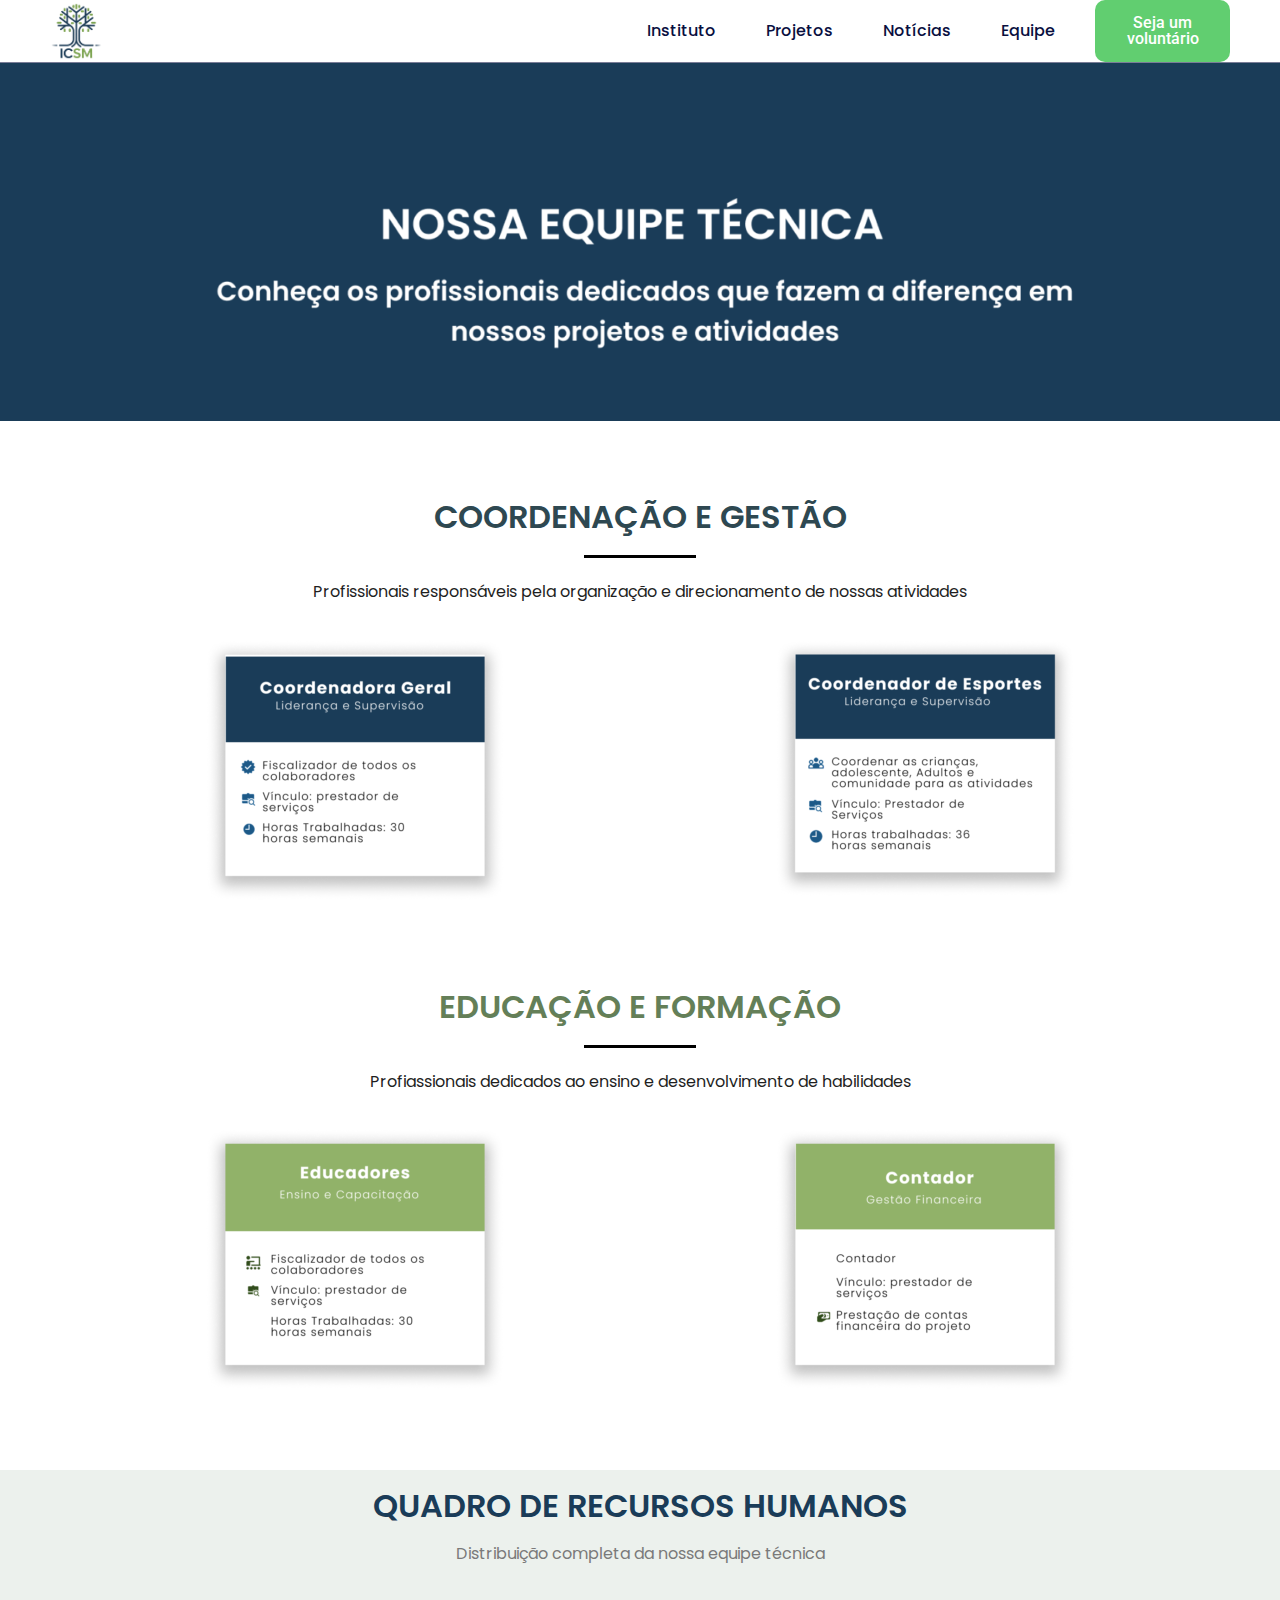
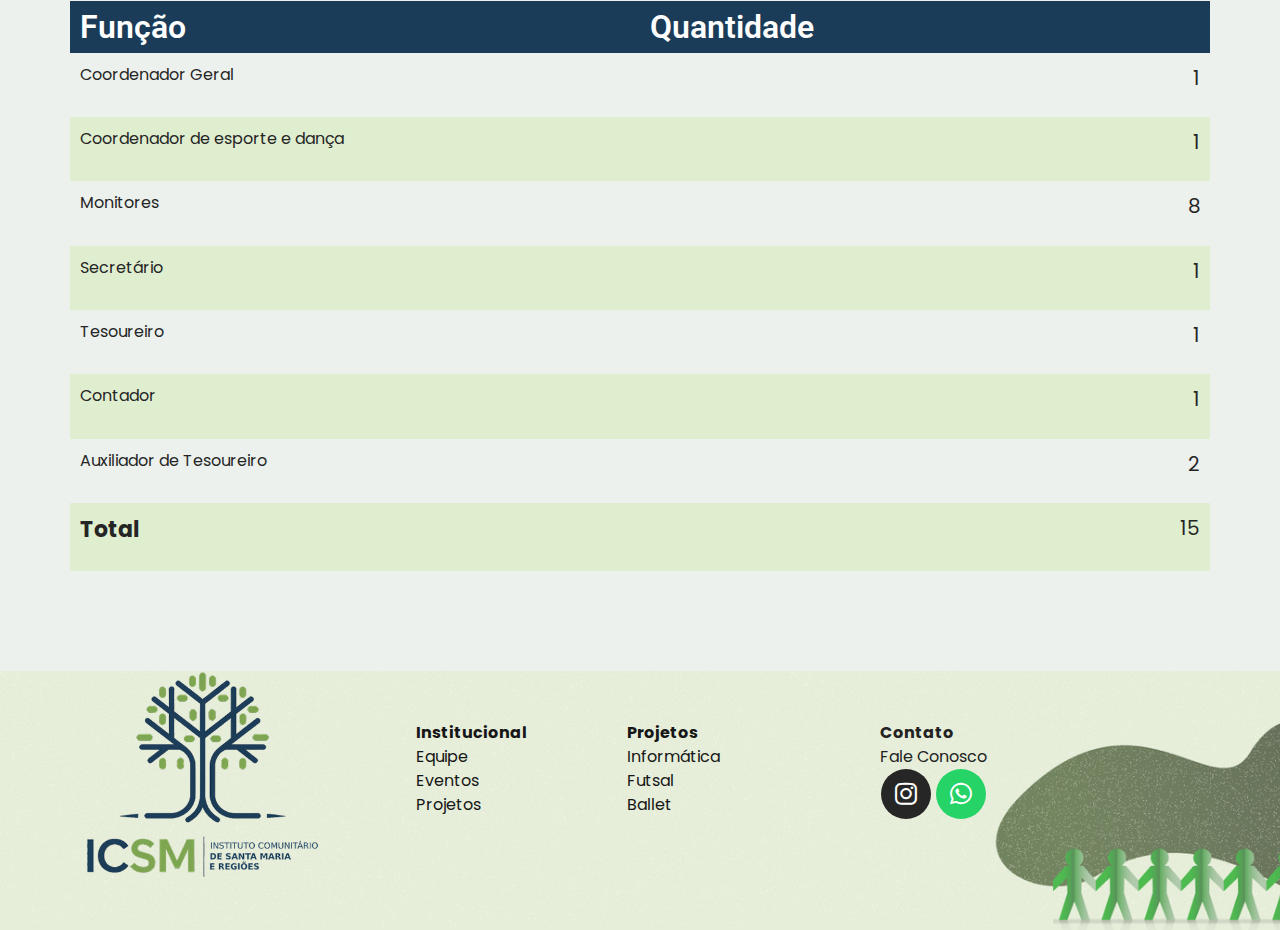
<file: EQUIPE TÉCNICA/index.html>
<!DOCTYPE html><html lang="pt-BR"><head>
	<meta charset="UTF-8">
	<meta name="viewport" content="width=device-width, initial-scale=1">
	<link rel="profile" href="https://gmpg.org/xfn/11">
	<title>Equipe Técnica  Instituto Comunitário de Santa Maria e Regiões</title>
<meta name="robots" content="max-image-preview:large">
	<style>img:is([sizes="auto" i], [sizes^="auto," i]) { contain-intrinsic-size: 3000px 1500px }</style>
	<link rel="alternate" type="application/rss+xml" title="Feed para Instituto Comunitário de Santa Maria e Regiões �" href="https://institutocsm.org/feed/">
<link rel="alternate" type="application/rss+xml" title="Feed de comentários para Instituto Comunitário de Santa Maria e Regiões �" href="https://institutocsm.org/comments/feed/">
<script>
window._wpemojiSettings = {"baseUrl":"https:\/\/s.w.org\/images\/core\/emoji\/15.1.0\/72x72\/","ext":".png","svgUrl":"https:\/\/s.w.org\/images\/core\/emoji\/15.1.0\/svg\/","svgExt":".svg","source":{"concatemoji":"https:\/\/institutocsm.org\/wp-includes\/js\/wp-emoji-release.min.js?ver=6.8.1"}};
/*! This file is auto-generated */
!function(i,n){var o,s,e;function c(e){try{var t={supportTests:e,timestamp:(new Date).valueOf()};sessionStorage.setItem(o,JSON.stringify(t))}catch(e){}}function p(e,t,n){e.clearRect(0,0,e.canvas.width,e.canvas.height),e.fillText(t,0,0);var t=new Uint32Array(e.getImageData(0,0,e.canvas.width,e.canvas.height).data),r=(e.clearRect(0,0,e.canvas.width,e.canvas.height),e.fillText(n,0,0),new Uint32Array(e.getImageData(0,0,e.canvas.width,e.canvas.height).data));return t.every(function(e,t){return e===r[t]})}function u(e,t,n){switch(t){case"flag":return n(e,"\ud83c\udff3\ufe0f\u200d\u26a7\ufe0f","\ud83c\udff3\ufe0f\u200b\u26a7\ufe0f")?!1:!n(e,"\ud83c\uddfa\ud83c\uddf3","\ud83c\uddfa\u200b\ud83c\uddf3")&&!n(e,"\ud83c\udff4\udb40\udc67\udb40\udc62\udb40\udc65\udb40\udc6e\udb40\udc67\udb40\udc7f","\ud83c\udff4\u200b\udb40\udc67\u200b\udb40\udc62\u200b\udb40\udc65\u200b\udb40\udc6e\u200b\udb40\udc67\u200b\udb40\udc7f");case"emoji":return!n(e,"\ud83d\udc26\u200d\ud83d\udd25","\ud83d\udc26\u200b\ud83d\udd25")}return!1}function f(e,t,n){var r="undefined"!=typeof WorkerGlobalScope&&self instanceof WorkerGlobalScope?new OffscreenCanvas(300,150):i.createElement("canvas"),a=r.getContext("2d",{willReadFrequently:!0}),o=(a.textBaseline="top",a.font="600 32px Arial",{});return e.forEach(function(e){o[e]=t(a,e,n)}),o}function t(e){var t=i.createElement("script");t.src=e,t.defer=!0,i.head.appendChild(t)}"undefined"!=typeof Promise&&(o="wpEmojiSettingsSupports",s=["flag","emoji"],n.supports={everything:!0,everythingExceptFlag:!0},e=new Promise(function(e){i.addEventListener("DOMContentLoaded",e,{once:!0})}),new Promise(function(t){var n=function(){try{var e=JSON.parse(sessionStorage.getItem(o));if("object"==typeof e&&"number"==typeof e.timestamp&&(new Date).valueOf()<e.timestamp+604800&&"object"==typeof e.supportTests)return e.supportTests}catch(e){}return null}();if(!n){if("undefined"!=typeof Worker&&"undefined"!=typeof OffscreenCanvas&&"undefined"!=typeof URL&&URL.createObjectURL&&"undefined"!=typeof Blob)try{var e="postMessage("+f.toString()+"("+[JSON.stringify(s),u.toString(),p.toString()].join(",")+"));",r=new Blob([e],{type:"text/javascript"}),a=new Worker(URL.createObjectURL(r),{name:"wpTestEmojiSupports"});return void(a.onmessage=function(e){c(n=e.data),a.terminate(),t(n)})}catch(e){}c(n=f(s,u,p))}t(n)}).then(function(e){for(var t in e)n.supports[t]=e[t],n.supports.everything=n.supports.everything&&n.supports[t],"flag"!==t&&(n.supports.everythingExceptFlag=n.supports.everythingExceptFlag&&n.supports[t]);n.supports.everythingExceptFlag=n.supports.everythingExceptFlag&&!n.supports.flag,n.DOMReady=!1,n.readyCallback=function(){n.DOMReady=!0}}).then(function(){return e}).then(function(){var e;n.supports.everything||(n.readyCallback(),(e=n.source||{}).concatemoji?t(e.concatemoji):e.wpemoji&&e.twemoji&&(t(e.twemoji),t(e.wpemoji)))}))}((window,document),window._wpemojiSettings);
</script>
<style id="wp-emoji-styles-inline-css">

	img.wp-smiley, img.emoji {
		display: inline !important;
		border: none !important;
		box-shadow: none !important;
		height: 1em !important;
		width: 1em !important;
		margin: 0 0.07em !important;
		vertical-align: -0.1em !important;
		background: none !important;
		padding: 0 !important;
	}
</style>
<link rel="stylesheet" id="bplugins-plyrio-css" href="css/h5vp.css" media="all">
<link rel="stylesheet" id="html5-player-video-style-css" href="css/frontend.css" media="all">
<link rel="stylesheet" id="html5-player-youtube-style-css" href="css/view.css" media="all">
<link rel="stylesheet" id="html5-player-vimeo-style-css" href="css/view.css" media="all">
<style id="joinchat-button-style-inline-css">
.wp-block-joinchat-button{border:none!important;text-align:center}.wp-block-joinchat-button figure{display:table;margin:0 auto;padding:0}.wp-block-joinchat-button figcaption{font:normal normal 400 .6em/2em var(--wp--preset--font-family--system-font,sans-serif);margin:0;padding:0}.wp-block-joinchat-button .joinchat-button__qr{background-color:#fff;border:6px solid #25d366;border-radius:30px;box-sizing:content-box;display:block;height:200px;margin:auto;overflow:hidden;padding:10px;width:200px}.wp-block-joinchat-button .joinchat-button__qr canvas,.wp-block-joinchat-button .joinchat-button__qr img{display:block;margin:auto}.wp-block-joinchat-button .joinchat-button__link{align-items:center;background-color:#25d366;border:6px solid #25d366;border-radius:30px;display:inline-flex;flex-flow:row nowrap;justify-content:center;line-height:1.25em;margin:0 auto;text-decoration:none}.wp-block-joinchat-button .joinchat-button__link:before{background:transparent var(--joinchat-ico) no-repeat center;background-size:100%;content:"";display:block;height:1.5em;margin:-.75em .75em -.75em 0;width:1.5em}.wp-block-joinchat-button figure+.joinchat-button__link{margin-top:10px}@media (orientation:landscape)and (min-height:481px),(orientation:portrait)and (min-width:481px){.wp-block-joinchat-button.joinchat-button--qr-only figure+.joinchat-button__link{display:none}}@media (max-width:480px),(orientation:landscape)and (max-height:480px){.wp-block-joinchat-button figure{display:none}}

</style>
<style id="global-styles-inline-css">
:root{--wp--preset--aspect-ratio--square: 1;--wp--preset--aspect-ratio--4-3: 4/3;--wp--preset--aspect-ratio--3-4: 3/4;--wp--preset--aspect-ratio--3-2: 3/2;--wp--preset--aspect-ratio--2-3: 2/3;--wp--preset--aspect-ratio--16-9: 16/9;--wp--preset--aspect-ratio--9-16: 9/16;--wp--preset--color--black: #000000;--wp--preset--color--cyan-bluish-gray: #abb8c3;--wp--preset--color--white: #ffffff;--wp--preset--color--pale-pink: #f78da7;--wp--preset--color--vivid-red: #cf2e2e;--wp--preset--color--luminous-vivid-orange: #ff6900;--wp--preset--color--luminous-vivid-amber: #fcb900;--wp--preset--color--light-green-cyan: #7bdcb5;--wp--preset--color--vivid-green-cyan: #00d084;--wp--preset--color--pale-cyan-blue: #8ed1fc;--wp--preset--color--vivid-cyan-blue: #0693e3;--wp--preset--color--vivid-purple: #9b51e0;--wp--preset--gradient--vivid-cyan-blue-to-vivid-purple: linear-gradient(135deg,rgba(6,147,227,1) 0%,rgb(155,81,224) 100%);--wp--preset--gradient--light-green-cyan-to-vivid-green-cyan: linear-gradient(135deg,rgb(122,220,180) 0%,rgb(0,208,130) 100%);--wp--preset--gradient--luminous-vivid-amber-to-luminous-vivid-orange: linear-gradient(135deg,rgba(252,185,0,1) 0%,rgba(255,105,0,1) 100%);--wp--preset--gradient--luminous-vivid-orange-to-vivid-red: linear-gradient(135deg,rgba(255,105,0,1) 0%,rgb(207,46,46) 100%);--wp--preset--gradient--very-light-gray-to-cyan-bluish-gray: linear-gradient(135deg,rgb(238,238,238) 0%,rgb(169,184,195) 100%);--wp--preset--gradient--cool-to-warm-spectrum: linear-gradient(135deg,rgb(74,234,220) 0%,rgb(151,120,209) 20%,rgb(207,42,186) 40%,rgb(238,44,130) 60%,rgb(251,105,98) 80%,rgb(254,248,76) 100%);--wp--preset--gradient--blush-light-purple: linear-gradient(135deg,rgb(255,206,236) 0%,rgb(152,150,240) 100%);--wp--preset--gradient--blush-bordeaux: linear-gradient(135deg,rgb(254,205,165) 0%,rgb(254,45,45) 50%,rgb(107,0,62) 100%);--wp--preset--gradient--luminous-dusk: linear-gradient(135deg,rgb(255,203,112) 0%,rgb(199,81,192) 50%,rgb(65,88,208) 100%);--wp--preset--gradient--pale-ocean: linear-gradient(135deg,rgb(255,245,203) 0%,rgb(182,227,212) 50%,rgb(51,167,181) 100%);--wp--preset--gradient--electric-grass: linear-gradient(135deg,rgb(202,248,128) 0%,rgb(113,206,126) 100%);--wp--preset--gradient--midnight: linear-gradient(135deg,rgb(2,3,129) 0%,rgb(40,116,252) 100%);--wp--preset--font-size--small: 13px;--wp--preset--font-size--medium: 20px;--wp--preset--font-size--large: 36px;--wp--preset--font-size--x-large: 42px;--wp--preset--spacing--20: 0.44rem;--wp--preset--spacing--30: 0.67rem;--wp--preset--spacing--40: 1rem;--wp--preset--spacing--50: 1.5rem;--wp--preset--spacing--60: 2.25rem;--wp--preset--spacing--70: 3.38rem;--wp--preset--spacing--80: 5.06rem;--wp--preset--shadow--natural: 6px 6px 9px rgba(0, 0, 0, 0.2);--wp--preset--shadow--deep: 12px 12px 50px rgba(0, 0, 0, 0.4);--wp--preset--shadow--sharp: 6px 6px 0px rgba(0, 0, 0, 0.2);--wp--preset--shadow--outlined: 6px 6px 0px -3px rgba(255, 255, 255, 1), 6px 6px rgba(0, 0, 0, 1);--wp--preset--shadow--crisp: 6px 6px 0px rgba(0, 0, 0, 1);}:root { --wp--style--global--content-size: 800px;--wp--style--global--wide-size: 1200px; }:where(body) { margin: 0; }.wp-site-blocks > .alignleft { float: left; margin-right: 2em; }.wp-site-blocks > .alignright { float: right; margin-left: 2em; }.wp-site-blocks > .aligncenter { justify-content: center; margin-left: auto; margin-right: auto; }:where(.wp-site-blocks) > * { margin-block-start: 24px; margin-block-end: 0; }:where(.wp-site-blocks) > :first-child { margin-block-start: 0; }:where(.wp-site-blocks) > :last-child { margin-block-end: 0; }:root { --wp--style--block-gap: 24px; }:root :where(.is-layout-flow) > :first-child{margin-block-start: 0;}:root :where(.is-layout-flow) > :last-child{margin-block-end: 0;}:root :where(.is-layout-flow) > *{margin-block-start: 24px;margin-block-end: 0;}:root :where(.is-layout-constrained) > :first-child{margin-block-start: 0;}:root :where(.is-layout-constrained) > :last-child{margin-block-end: 0;}:root :where(.is-layout-constrained) > *{margin-block-start: 24px;margin-block-end: 0;}:root :where(.is-layout-flex){gap: 24px;}:root :where(.is-layout-grid){gap: 24px;}.is-layout-flow > .alignleft{float: left;margin-inline-start: 0;margin-inline-end: 2em;}.is-layout-flow > .alignright{float: right;margin-inline-start: 2em;margin-inline-end: 0;}.is-layout-flow > .aligncenter{margin-left: auto !important;margin-right: auto !important;}.is-layout-constrained > .alignleft{float: left;margin-inline-start: 0;margin-inline-end: 2em;}.is-layout-constrained > .alignright{float: right;margin-inline-start: 2em;margin-inline-end: 0;}.is-layout-constrained > .aligncenter{margin-left: auto !important;margin-right: auto !important;}.is-layout-constrained > :where(:not(.alignleft):not(.alignright):not(.alignfull)){max-width: var(--wp--style--global--content-size);margin-left: auto !important;margin-right: auto !important;}.is-layout-constrained > .alignwide{max-width: var(--wp--style--global--wide-size);}body .is-layout-flex{display: flex;}.is-layout-flex{flex-wrap: wrap;align-items: center;}.is-layout-flex > :is(*, div){margin: 0;}body .is-layout-grid{display: grid;}.is-layout-grid > :is(*, div){margin: 0;}body{padding-top: 0px;padding-right: 0px;padding-bottom: 0px;padding-left: 0px;}a:where(:not(.wp-element-button)){text-decoration: underline;}:root :where(.wp-element-button, .wp-block-button__link){background-color: #32373c;border-width: 0;color: #fff;font-family: inherit;font-size: inherit;line-height: inherit;padding: calc(0.667em + 2px) calc(1.333em + 2px);text-decoration: none;}.has-black-color{color: var(--wp--preset--color--black) !important;}.has-cyan-bluish-gray-color{color: var(--wp--preset--color--cyan-bluish-gray) !important;}.has-white-color{color: var(--wp--preset--color--white) !important;}.has-pale-pink-color{color: var(--wp--preset--color--pale-pink) !important;}.has-vivid-red-color{color: var(--wp--preset--color--vivid-red) !important;}.has-luminous-vivid-orange-color{color: var(--wp--preset--color--luminous-vivid-orange) !important;}.has-luminous-vivid-amber-color{color: var(--wp--preset--color--luminous-vivid-amber) !important;}.has-light-green-cyan-color{color: var(--wp--preset--color--light-green-cyan) !important;}.has-vivid-green-cyan-color{color: var(--wp--preset--color--vivid-green-cyan) !important;}.has-pale-cyan-blue-color{color: var(--wp--preset--color--pale-cyan-blue) !important;}.has-vivid-cyan-blue-color{color: var(--wp--preset--color--vivid-cyan-blue) !important;}.has-vivid-purple-color{color: var(--wp--preset--color--vivid-purple) !important;}.has-black-background-color{background-color: var(--wp--preset--color--black) !important;}.has-cyan-bluish-gray-background-color{background-color: var(--wp--preset--color--cyan-bluish-gray) !important;}.has-white-background-color{background-color: var(--wp--preset--color--white) !important;}.has-pale-pink-background-color{background-color: var(--wp--preset--color--pale-pink) !important;}.has-vivid-red-background-color{background-color: var(--wp--preset--color--vivid-red) !important;}.has-luminous-vivid-orange-background-color{background-color: var(--wp--preset--color--luminous-vivid-orange) !important;}.has-luminous-vivid-amber-background-color{background-color: var(--wp--preset--color--luminous-vivid-amber) !important;}.has-light-green-cyan-background-color{background-color: var(--wp--preset--color--light-green-cyan) !important;}.has-vivid-green-cyan-background-color{background-color: var(--wp--preset--color--vivid-green-cyan) !important;}.has-pale-cyan-blue-background-color{background-color: var(--wp--preset--color--pale-cyan-blue) !important;}.has-vivid-cyan-blue-background-color{background-color: var(--wp--preset--color--vivid-cyan-blue) !important;}.has-vivid-purple-background-color{background-color: var(--wp--preset--color--vivid-purple) !important;}.has-black-border-color{border-color: var(--wp--preset--color--black) !important;}.has-cyan-bluish-gray-border-color{border-color: var(--wp--preset--color--cyan-bluish-gray) !important;}.has-white-border-color{border-color: var(--wp--preset--color--white) !important;}.has-pale-pink-border-color{border-color: var(--wp--preset--color--pale-pink) !important;}.has-vivid-red-border-color{border-color: var(--wp--preset--color--vivid-red) !important;}.has-luminous-vivid-orange-border-color{border-color: var(--wp--preset--color--luminous-vivid-orange) !important;}.has-luminous-vivid-amber-border-color{border-color: var(--wp--preset--color--luminous-vivid-amber) !important;}.has-light-green-cyan-border-color{border-color: var(--wp--preset--color--light-green-cyan) !important;}.has-vivid-green-cyan-border-color{border-color: var(--wp--preset--color--vivid-green-cyan) !important;}.has-pale-cyan-blue-border-color{border-color: var(--wp--preset--color--pale-cyan-blue) !important;}.has-vivid-cyan-blue-border-color{border-color: var(--wp--preset--color--vivid-cyan-blue) !important;}.has-vivid-purple-border-color{border-color: var(--wp--preset--color--vivid-purple) !important;}.has-vivid-cyan-blue-to-vivid-purple-gradient-background{background: var(--wp--preset--gradient--vivid-cyan-blue-to-vivid-purple) !important;}.has-light-green-cyan-to-vivid-green-cyan-gradient-background{background: var(--wp--preset--gradient--light-green-cyan-to-vivid-green-cyan) !important;}.has-luminous-vivid-amber-to-luminous-vivid-orange-gradient-background{background: var(--wp--preset--gradient--luminous-vivid-amber-to-luminous-vivid-orange) !important;}.has-luminous-vivid-orange-to-vivid-red-gradient-background{background: var(--wp--preset--gradient--luminous-vivid-orange-to-vivid-red) !important;}.has-very-light-gray-to-cyan-bluish-gray-gradient-background{background: var(--wp--preset--gradient--very-light-gray-to-cyan-bluish-gray) !important;}.has-cool-to-warm-spectrum-gradient-background{background: var(--wp--preset--gradient--cool-to-warm-spectrum) !important;}.has-blush-light-purple-gradient-background{background: var(--wp--preset--gradient--blush-light-purple) !important;}.has-blush-bordeaux-gradient-background{background: var(--wp--preset--gradient--blush-bordeaux) !important;}.has-luminous-dusk-gradient-background{background: var(--wp--preset--gradient--luminous-dusk) !important;}.has-pale-ocean-gradient-background{background: var(--wp--preset--gradient--pale-ocean) !important;}.has-electric-grass-gradient-background{background: var(--wp--preset--gradient--electric-grass) !important;}.has-midnight-gradient-background{background: var(--wp--preset--gradient--midnight) !important;}.has-small-font-size{font-size: var(--wp--preset--font-size--small) !important;}.has-medium-font-size{font-size: var(--wp--preset--font-size--medium) !important;}.has-large-font-size{font-size: var(--wp--preset--font-size--large) !important;}.has-x-large-font-size{font-size: var(--wp--preset--font-size--x-large) !important;}
:root :where(.wp-block-pullquote){font-size: 1.5em;line-height: 1.6;}
</style>
<link rel="stylesheet" id="hello-elementor-css" href="css/reset.css" media="all">
<link rel="stylesheet" id="hello-elementor-theme-style-css" href="css/theme.css" media="all">
<link rel="stylesheet" id="hello-elementor-header-footer-css" href="css/header-footer.css" media="all">
<link rel="stylesheet" id="elementor-frontend-css" href="css/frontend.min.css" media="all">
<link rel="stylesheet" id="elementor-post-635-css" href="css/post-635.css" media="all">
<link rel="stylesheet" id="widget-image-css" href="css/widget-image.min.css" media="all">
<link rel="stylesheet" id="widget-icon-list-css" href="css/widget-icon-list.min.css" media="all">
<link rel="stylesheet" id="e-sticky-css" href="css/sticky.min.css" media="all">
<link rel="stylesheet" id="widget-social-icons-css" href="css/widget-social-icons.min.css" media="all">
<link rel="stylesheet" id="e-apple-webkit-css" href="css/apple-webkit.min.css" media="all">
<link rel="stylesheet" id="jet-elements-css" href="css/jet-elements.css" media="all">
<link rel="stylesheet" id="jet-elements-skin-css" href="css/jet-elements-skin.css" media="all">
<link rel="stylesheet" id="elementor-icons-css" href="css/elementor-icons.min.css" media="all">
<link rel="stylesheet" id="widget-spacer-css" href="css/widget-spacer.min.css" media="all">
<link rel="stylesheet" id="widget-heading-css" href="css/widget-heading.min.css" media="all">
<link rel="stylesheet" id="widget-divider-css" href="css/widget-divider.min.css" media="all">
<link rel="stylesheet" id="elementor-post-1635-css" href="css/post-1635.css" media="all">
<link rel="stylesheet" id="elementor-post-1646-css" href="css/post-1646.css" media="all">
<link rel="stylesheet" id="elementor-post-1657-css" href="css/post-1657.css" media="all">
<link rel="stylesheet" id="skb-cife-brands_icon-css" href="css/icomoon_brands.css" media="all">
<link rel="stylesheet" id="skb-cife-devicons_icon-css" href="css/devicons.min.css" media="all">
<link rel="stylesheet" id="skb-cife-elegant_icon-css" href="css/elegant.css" media="all">
<link rel="stylesheet" id="skb-cife-elusive_icon-css" href="css/elusive-icons.min.css" media="all">
<link rel="stylesheet" id="skb-cife-icofont_icon-css" href="css/icofont.min.css" media="all">
<link rel="stylesheet" id="skb-cife-icomoon_icon-css" href="css/icomoon.css" media="all">
<link rel="stylesheet" id="skb-cife-iconic_icon-css" href="css/iconic.css" media="all">
<link rel="stylesheet" id="skb-cife-ion_icon-css" href="css/ionicons.min.css" media="all">
<link rel="stylesheet" id="skb-cife-linearicons_icon-css" href="css/linearicons.css" media="all">
<link rel="stylesheet" id="skb-cife-lineawesome_icon-css" href="css/line-awesome.min.css" media="all">
<link rel="stylesheet" id="skb-cife-line_icon-css" href="css/lineicons.css" media="all">
<link rel="stylesheet" id="skb-cife-materialdesign_icon-css" href="css/materialdesignicons.min.css" media="all">
<link rel="stylesheet" id="skb-cife-open_iconic-css" href="css/open-iconic.css" media="all">
<link rel="stylesheet" id="skb-cife-simpleline_icon-css" href="css/simple-line-icons.css" media="all">
<link rel="stylesheet" id="skb-cife-themify_icon-css" href="css/themify.css" media="all">
<link rel="stylesheet" id="elementor-gf-local-roboto-css" href="css/roboto.css" media="all">
<link rel="stylesheet" id="elementor-gf-local-robotoslab-css" href="css/robotoslab.css" media="all">
<link rel="stylesheet" id="elementor-gf-local-poppins-css" href="css/poppins.css" media="all">
<link rel="stylesheet" id="elementor-icons-shared-0-css" href="css/fontawesome.min.css" media="all">
<link rel="stylesheet" id="elementor-icons-fa-brands-css" href="css/brands.min.css" media="all">
<script src="js/jquery.min.js" id="jquery-core-js"></script>
<script src="js/jquery-migrate.min.js" id="jquery-migrate-js"></script>
<link rel="https://api.w.org/" href="https://institutocsm.org/wp-json/"><link rel="alternate" title="JSON" type="application/json" href="https://institutocsm.org/wp-json/wp/v2/pages/1635"><link rel="EditURI" type="application/rsd+xml" title="RSD" href="https://institutocsm.org/xmlrpc.php?rsd">
<meta name="generator" content="WordPress 6.8.1">
<link rel="canonical" href="https://institutocsm.org/equipe-tecnica/">
<link rel="shortlink" href="https://institutocsm.org/?p=1635">
<link rel="alternate" title="oEmbed (JSON)" type="application/json+oembed" href="https://institutocsm.org/wp-json/oembed/1.0/embed?url=https%3A%2F%2Finstitutocsm.org%2Fequipe-tecnica%2F">
<link rel="alternate" title="oEmbed (XML)" type="text/xml+oembed" href="https://institutocsm.org/wp-json/oembed/1.0/embed?url=https%3A%2F%2Finstitutocsm.org%2Fequipe-tecnica%2F&format=xml">
 <style> #h5vpQuickPlayer { width: 100%; max-width: 100%; margin: 0 auto; } </style> <meta name="generator" content="Elementor 3.29.2; features: additional_custom_breakpoints, e_local_google_fonts; settings: css_print_method-external, google_font-enabled, font_display-swap">
			<style>
				.e-con.e-parent:nth-of-type(n+4):not(.e-lazyloaded):not(.e-no-lazyload),
				.e-con.e-parent:nth-of-type(n+4):not(.e-lazyloaded):not(.e-no-lazyload) * {
					background-image: none !important;
				}
				@media screen and (max-height: 1024px) {
					.e-con.e-parent:nth-of-type(n+3):not(.e-lazyloaded):not(.e-no-lazyload),
					.e-con.e-parent:nth-of-type(n+3):not(.e-lazyloaded):not(.e-no-lazyload) * {
						background-image: none !important;
					}
				}
				@media screen and (max-height: 640px) {
					.e-con.e-parent:nth-of-type(n+2):not(.e-lazyloaded):not(.e-no-lazyload),
					.e-con.e-parent:nth-of-type(n+2):not(.e-lazyloaded):not(.e-no-lazyload) * {
						background-image: none !important;
					}
				}
			</style>
			<link rel="icon" href="images/cropped-topo_2-32x32.png" sizes="32x32">
<link rel="icon" href="images/cropped-topo_2-192x192.png" sizes="192x192">
<link rel="apple-touch-icon" href="images/cropped-topo_2-180x180.png">
<meta name="msapplication-TileImage" content="https://institutocsm.org/wp-content/uploads/2022/02/cropped-topo_2-270x270.png">
</head>
<body class="wp-singular page-template-default page page-id-1635 wp-custom-logo wp-embed-responsive wp-theme-hello-elementor hello-elementor-default elementor-default elementor-kit-635 elementor-page elementor-page-1635">


<a class="skip-link screen-reader-text" href="#content">Ir para o conteúdo</a>

		<div data-elementor-type="header" data-elementor-id="1646" class="elementor elementor-1646 elementor-location-header" data-elementor-post-type="elementor_library">
			<div class="elementor-element elementor-element-85efb80 e-con-full e-flex e-con e-parent" data-id="85efb80" data-element_type="container" data-settings="{" background_background":"classic","jet_parallax_layout_list":[],"sticky":"top","sticky_on":["desktop","tablet","mobile"],"sticky_offset":0,"sticky_effects_offset":0,"sticky_anchor_link_offset":0}"="">
		<div class="elementor-element elementor-element-59fa2f0 e-con-full e-flex e-con e-child" data-id="59fa2f0" data-element_type="container" data-settings="{" jet_parallax_layout_list":[]}"="">
				<div class="elementor-element elementor-element-0f1af5d elementor-widget__width-initial elementor-widget elementor-widget-image" data-id="0f1af5d" data-element_type="widget" data-widget_type="image.default">
				<div class="elementor-widget-container">
																<a href="https://institutocsm.org/">
							<img fetchpriority="high" width="800" height="908" src="images/logo-short-902x1024.png" class="attachment-large size-large wp-image-1653" alt="" srcset="images/logo-short-902x1024.png 902w, images/logo-short-264x300.png 264w, images/logo-short-768x872.png 768w, images/logo-short.png 943w" sizes="(max-width: 800px) 100vw, 800px">								</a>
															</div>
				</div>
				<div class="elementor-element elementor-element-e301302 elementor-icon-list--layout-inline elementor-align-right elementor-list-item-link-full_width elementor-widget elementor-widget-icon-list" data-id="e301302" data-element_type="widget" data-widget_type="icon-list.default">
				<div class="elementor-widget-container">
							<ul class="elementor-icon-list-items elementor-inline-items">
							<li class="elementor-icon-list-item elementor-inline-item">
											<a href="https://institutocsm.org/icsm-e-historia-atualizado/">

											<span class="elementor-icon-list-text">Instituto</span>
											</a>
									</li>
								<li class="elementor-icon-list-item elementor-inline-item">
											<a href="https://institutocsm.org/sobre-o-projeto-2/">

											<span class="elementor-icon-list-text">Projetos</span>
											</a>
									</li>
								<li class="elementor-icon-list-item elementor-inline-item">
											<a href="https://institutocsm.org/fique-alerta/">

											<span class="elementor-icon-list-text">Notícias</span>
											</a>
									</li>
								<li class="elementor-icon-list-item elementor-inline-item">
											<a href="https://institutocsm.org/equipe-tecnica/">

											<span class="elementor-icon-list-text">Equipe</span>
											</a>
									</li>
						</ul>
						</div>
				</div>
				</div>
				<div class="elementor-element elementor-element-2531cf3 elementor-align-justify elementor-widget__width-initial elementor-widget elementor-widget-button" data-id="2531cf3" data-element_type="widget" data-widget_type="button.default">
				<div class="elementor-widget-container">
									<div class="elementor-button-wrapper">
					<a class="elementor-button elementor-button-link elementor-size-sm" href="https://institutocsm.org/seja-voluntario/">
						<span class="elementor-button-content-wrapper">
									<span class="elementor-button-text">Seja um voluntário</span>
					</span>
					</a>
				</div>
								</div>
				</div>
				</div>
				</div>
		
<main id="content" class="site-main post-1635 page type-page status-publish hentry">

	
	<div class="page-content">
				<div data-elementor-type="wp-page" data-elementor-id="1635" class="elementor elementor-1635" data-elementor-post-type="page">
				<div class="elementor-element elementor-element-c85dca8 e-con-full e-flex e-con e-parent" data-id="c85dca8" data-element_type="container" data-settings="{" jet_parallax_layout_list":[]}"="">
		<div class="elementor-element elementor-element-2ec563d e-con-full e-flex e-con e-child" data-id="2ec563d" data-element_type="container" data-settings="{" jet_parallax_layout_list":[]}"="">
				<div class="elementor-element elementor-element-44a4614 elementor-widget elementor-widget-image" data-id="44a4614" data-element_type="widget" data-widget_type="image.default">
				<div class="elementor-widget-container">
															<img decoding="async" width="1910" height="535" src="images/Group-1000002420.png" class="attachment-full size-full wp-image-1637" alt="" srcset="images/Group-1000002420.png 1910w, images/Group-1000002420-300x84.png 300w, images/Group-1000002420-1024x287.png 1024w, images/Group-1000002420-768x215.png 768w, images/Group-1000002420-1536x430.png 1536w" sizes="(max-width: 1910px) 100vw, 1910px">															</div>
				</div>
				</div>
				</div>
				<section class="elementor-section elementor-top-section elementor-element elementor-element-da9bf73 elementor-section-boxed elementor-section-height-default elementor-section-height-default" data-id="da9bf73" data-element_type="section" data-settings="{" jet_parallax_layout_list":[]}"="">
						<div class="elementor-container elementor-column-gap-default">
					<div class="elementor-column elementor-col-100 elementor-top-column elementor-element elementor-element-479a716" data-id="479a716" data-element_type="column">
			<div class="elementor-widget-wrap elementor-element-populated">
						<div class="elementor-element elementor-element-7dc17ce elementor-widget elementor-widget-spacer" data-id="7dc17ce" data-element_type="widget" data-widget_type="spacer.default">
				<div class="elementor-widget-container">
							<div class="elementor-spacer">
			<div class="elementor-spacer-inner"></div>
		</div>
						</div>
				</div>
					</div>
		</div>
					</div>
		</section>
				<section class="elementor-section elementor-top-section elementor-element elementor-element-e0097ba elementor-section-boxed elementor-section-height-default elementor-section-height-default" data-id="e0097ba" data-element_type="section" data-settings="{" jet_parallax_layout_list":[]}"="">
						<div class="elementor-container elementor-column-gap-default">
					<div class="elementor-column elementor-col-100 elementor-top-column elementor-element elementor-element-7b1555c" data-id="7b1555c" data-element_type="column">
			<div class="elementor-widget-wrap elementor-element-populated">
						<div class="elementor-element elementor-element-ac87de2 elementor-widget elementor-widget-heading" data-id="ac87de2" data-element_type="widget" data-widget_type="heading.default">
				<div class="elementor-widget-container">
					<h2 class="elementor-heading-title elementor-size-default">COORDENAÇÃO E GESTÃO</h2>				</div>
				</div>
				<div class="elementor-element elementor-element-652fb10 elementor-widget-divider--view-line elementor-widget elementor-widget-divider" data-id="652fb10" data-element_type="widget" data-widget_type="divider.default">
				<div class="elementor-widget-container">
							<div class="elementor-divider">
			<span class="elementor-divider-separator">
						</span>
		</div>
						</div>
				</div>
					</div>
		</div>
					</div>
		</section>
				<section class="elementor-section elementor-top-section elementor-element elementor-element-1e7d004 elementor-section-boxed elementor-section-height-default elementor-section-height-default" data-id="1e7d004" data-element_type="section" data-settings="{" jet_parallax_layout_list":[]}"="">
						<div class="elementor-container elementor-column-gap-default">
					<div class="elementor-column elementor-col-100 elementor-top-column elementor-element elementor-element-b28db68" data-id="b28db68" data-element_type="column">
			<div class="elementor-widget-wrap elementor-element-populated">
						<div class="elementor-element elementor-element-fe2ca81 elementor-widget elementor-widget-text-editor" data-id="fe2ca81" data-element_type="widget" data-widget_type="text-editor.default">
				<div class="elementor-widget-container">
									<p>Profissionais responsáveis pela organização e direcionamento de nossas atividades</p>								</div>
				</div>
					</div>
		</div>
					</div>
		</section>
				<section class="elementor-section elementor-top-section elementor-element elementor-element-0594ed7 elementor-section-boxed elementor-section-height-default elementor-section-height-default" data-id="0594ed7" data-element_type="section" data-settings="{" jet_parallax_layout_list":[]}"="">
						<div class="elementor-container elementor-column-gap-default">
					<div class="elementor-column elementor-col-50 elementor-top-column elementor-element elementor-element-dfa0344" data-id="dfa0344" data-element_type="column">
			<div class="elementor-widget-wrap elementor-element-populated">
						<div class="elementor-element elementor-element-342ff1e elementor-widget elementor-widget-image" data-id="342ff1e" data-element_type="widget" data-widget_type="image.default">
				<div class="elementor-widget-container">
															<img decoding="async" width="300" height="262" src="images/Group-1000002421-300x262.png" class="attachment-medium size-medium wp-image-1638" alt="" srcset="images/Group-1000002421-300x262.png 300w, images/Group-1000002421.png 647w" sizes="(max-width: 300px) 100vw, 300px">															</div>
				</div>
					</div>
		</div>
				<div class="elementor-column elementor-col-50 elementor-top-column elementor-element elementor-element-0348e54" data-id="0348e54" data-element_type="column">
			<div class="elementor-widget-wrap elementor-element-populated">
						<div class="elementor-element elementor-element-b6bf623 elementor-widget elementor-widget-image" data-id="b6bf623" data-element_type="widget" data-widget_type="image.default">
				<div class="elementor-widget-container">
															<img loading="lazy" decoding="async" width="300" height="258" src="images/Group-1000002422-300x258.png" class="attachment-medium size-medium wp-image-1639" alt="" srcset="images/Group-1000002422-300x258.png 300w, images/Group-1000002422.png 657w" sizes="(max-width: 300px) 100vw, 300px">															</div>
				</div>
					</div>
		</div>
					</div>
		</section>
				<section class="elementor-section elementor-top-section elementor-element elementor-element-11e9f76 elementor-section-boxed elementor-section-height-default elementor-section-height-default" data-id="11e9f76" data-element_type="section" data-settings="{" jet_parallax_layout_list":[]}"="">
						<div class="elementor-container elementor-column-gap-default">
					<div class="elementor-column elementor-col-100 elementor-top-column elementor-element elementor-element-63eabcd" data-id="63eabcd" data-element_type="column">
			<div class="elementor-widget-wrap elementor-element-populated">
						<div class="elementor-element elementor-element-b7db36a elementor-widget elementor-widget-spacer" data-id="b7db36a" data-element_type="widget" data-widget_type="spacer.default">
				<div class="elementor-widget-container">
							<div class="elementor-spacer">
			<div class="elementor-spacer-inner"></div>
		</div>
						</div>
				</div>
					</div>
		</div>
					</div>
		</section>
				<section class="elementor-section elementor-top-section elementor-element elementor-element-466b80e elementor-section-boxed elementor-section-height-default elementor-section-height-default" data-id="466b80e" data-element_type="section" data-settings="{" jet_parallax_layout_list":[]}"="">
						<div class="elementor-container elementor-column-gap-default">
					<div class="elementor-column elementor-col-100 elementor-top-column elementor-element elementor-element-f6cd080" data-id="f6cd080" data-element_type="column">
			<div class="elementor-widget-wrap elementor-element-populated">
						<div class="elementor-element elementor-element-e913cee elementor-widget elementor-widget-heading" data-id="e913cee" data-element_type="widget" data-widget_type="heading.default">
				<div class="elementor-widget-container">
					<h2 class="elementor-heading-title elementor-size-default">EDUCAÇÃO E FORMAÇÃO</h2>				</div>
				</div>
				<div class="elementor-element elementor-element-b3d5aa6 elementor-widget-divider--view-line elementor-widget elementor-widget-divider" data-id="b3d5aa6" data-element_type="widget" data-widget_type="divider.default">
				<div class="elementor-widget-container">
							<div class="elementor-divider">
			<span class="elementor-divider-separator">
						</span>
		</div>
						</div>
				</div>
					</div>
		</div>
					</div>
		</section>
				<section class="elementor-section elementor-top-section elementor-element elementor-element-504f8f3 elementor-section-boxed elementor-section-height-default elementor-section-height-default" data-id="504f8f3" data-element_type="section" data-settings="{" jet_parallax_layout_list":[]}"="">
						<div class="elementor-container elementor-column-gap-default">
					<div class="elementor-column elementor-col-100 elementor-top-column elementor-element elementor-element-3ad435f" data-id="3ad435f" data-element_type="column">
			<div class="elementor-widget-wrap elementor-element-populated">
						<div class="elementor-element elementor-element-b3986b6 elementor-widget elementor-widget-text-editor" data-id="b3986b6" data-element_type="widget" data-widget_type="text-editor.default">
				<div class="elementor-widget-container">
									<p>Profiassionais dedicados ao ensino e desenvolvimento de habilidades</p>								</div>
				</div>
					</div>
		</div>
					</div>
		</section>
				<section class="elementor-section elementor-top-section elementor-element elementor-element-4cdd298 elementor-section-boxed elementor-section-height-default elementor-section-height-default" data-id="4cdd298" data-element_type="section" data-settings="{" jet_parallax_layout_list":[]}"="">
						<div class="elementor-container elementor-column-gap-default">
					<div class="elementor-column elementor-col-50 elementor-top-column elementor-element elementor-element-0597d7f" data-id="0597d7f" data-element_type="column">
			<div class="elementor-widget-wrap elementor-element-populated">
						<div class="elementor-element elementor-element-debb6bd elementor-widget elementor-widget-image" data-id="debb6bd" data-element_type="widget" data-widget_type="image.default">
				<div class="elementor-widget-container">
															<img loading="lazy" decoding="async" width="300" height="262" src="images/Group-1000002428-1-300x262.png" class="attachment-medium size-medium wp-image-1640" alt="" srcset="images/Group-1000002428-1-300x262.png 300w, images/Group-1000002428-1.png 647w" sizes="(max-width: 300px) 100vw, 300px">															</div>
				</div>
					</div>
		</div>
				<div class="elementor-column elementor-col-50 elementor-top-column elementor-element elementor-element-69dca6a" data-id="69dca6a" data-element_type="column">
			<div class="elementor-widget-wrap elementor-element-populated">
						<div class="elementor-element elementor-element-c8d676b elementor-widget elementor-widget-image" data-id="c8d676b" data-element_type="widget" data-widget_type="image.default">
				<div class="elementor-widget-container">
															<img loading="lazy" decoding="async" width="300" height="262" src="images/Group-1000002426-300x262.png" class="attachment-medium size-medium wp-image-1641" alt="" srcset="images/Group-1000002426-300x262.png 300w, images/Group-1000002426.png 647w" sizes="(max-width: 300px) 100vw, 300px">															</div>
				</div>
					</div>
		</div>
					</div>
		</section>
				<section class="elementor-section elementor-top-section elementor-element elementor-element-398bc59 elementor-section-boxed elementor-section-height-default elementor-section-height-default" data-id="398bc59" data-element_type="section" data-settings="{" jet_parallax_layout_list":[]}"="">
						<div class="elementor-container elementor-column-gap-default">
					<div class="elementor-column elementor-col-100 elementor-top-column elementor-element elementor-element-32e9083" data-id="32e9083" data-element_type="column">
			<div class="elementor-widget-wrap elementor-element-populated">
						<div class="elementor-element elementor-element-5403b0e elementor-widget elementor-widget-spacer" data-id="5403b0e" data-element_type="widget" data-widget_type="spacer.default">
				<div class="elementor-widget-container">
							<div class="elementor-spacer">
			<div class="elementor-spacer-inner"></div>
		</div>
						</div>
				</div>
					</div>
		</div>
					</div>
		</section>
		<div class="elementor-element elementor-element-2bcada1 e-flex e-con-boxed e-con e-parent" data-id="2bcada1" data-element_type="container" data-settings="{" jet_parallax_layout_list":[],"background_background":"classic"}"="">
					<div class="e-con-inner">
		<div class="elementor-element elementor-element-5b42509 e-con-full e-flex e-con e-child" data-id="5b42509" data-element_type="container" data-settings="{" jet_parallax_layout_list":[]}"="">
				<div class="elementor-element elementor-element-67c8822 elementor-widget elementor-widget-heading" data-id="67c8822" data-element_type="widget" data-widget_type="heading.default">
				<div class="elementor-widget-container">
					<h2 class="elementor-heading-title elementor-size-default">QUADRO DE RECURSOS HUMANOS</h2>				</div>
				</div>
				<div class="elementor-element elementor-element-1eeb735 elementor-widget elementor-widget-text-editor" data-id="1eeb735" data-element_type="widget" data-widget_type="text-editor.default">
				<div class="elementor-widget-container">
									<p>Distribuição completa da nossa equipe técnica</p>								</div>
				</div>
				</div>
					</div>
				</div>
				<section class="elementor-section elementor-top-section elementor-element elementor-element-f341b77 elementor-section-boxed elementor-section-height-default elementor-section-height-default" data-id="f341b77" data-element_type="section" data-settings="{" jet_parallax_layout_list":[],"background_background":"classic"}"="">
						<div class="elementor-container elementor-column-gap-default">
					<div class="elementor-column elementor-col-50 elementor-top-column elementor-element elementor-element-ca40534" data-id="ca40534" data-element_type="column" data-settings="{" background_background":"classic"}"="">
			<div class="elementor-widget-wrap elementor-element-populated">
						<div class="elementor-element elementor-element-8c4cd1d elementor-widget elementor-widget-heading" data-id="8c4cd1d" data-element_type="widget" data-widget_type="heading.default">
				<div class="elementor-widget-container">
					<h2 class="elementor-heading-title elementor-size-default">Função</h2>				</div>
				</div>
					</div>
		</div>
				<div class="elementor-column elementor-col-50 elementor-top-column elementor-element elementor-element-301ab63" data-id="301ab63" data-element_type="column" data-settings="{" background_background":"classic"}"="">
			<div class="elementor-widget-wrap elementor-element-populated">
						<div class="elementor-element elementor-element-eb9486a elementor-widget elementor-widget-heading" data-id="eb9486a" data-element_type="widget" data-widget_type="heading.default">
				<div class="elementor-widget-container">
					<h2 class="elementor-heading-title elementor-size-default">Quantidade</h2>				</div>
				</div>
					</div>
		</div>
					</div>
		</section>
				<section class="elementor-section elementor-top-section elementor-element elementor-element-f91398e elementor-section-boxed elementor-section-height-default elementor-section-height-default" data-id="f91398e" data-element_type="section" data-settings="{" jet_parallax_layout_list":[],"background_background":"classic"}"="">
						<div class="elementor-container elementor-column-gap-default">
					<div class="elementor-column elementor-col-50 elementor-top-column elementor-element elementor-element-1020bea" data-id="1020bea" data-element_type="column">
			<div class="elementor-widget-wrap elementor-element-populated">
						<div class="elementor-element elementor-element-dc296dd elementor-widget elementor-widget-text-editor" data-id="dc296dd" data-element_type="widget" data-widget_type="text-editor.default">
				<div class="elementor-widget-container">
									<p>Coordenador Geral</p>								</div>
				</div>
					</div>
		</div>
				<div class="elementor-column elementor-col-50 elementor-top-column elementor-element elementor-element-3f345ff" data-id="3f345ff" data-element_type="column">
			<div class="elementor-widget-wrap elementor-element-populated">
						<div class="elementor-element elementor-element-8e98f52 elementor-widget elementor-widget-text-editor" data-id="8e98f52" data-element_type="widget" data-widget_type="text-editor.default">
				<div class="elementor-widget-container">
									<p>1</p>								</div>
				</div>
					</div>
		</div>
					</div>
		</section>
				<section class="elementor-section elementor-top-section elementor-element elementor-element-a24051d elementor-section-boxed elementor-section-height-default elementor-section-height-default" data-id="a24051d" data-element_type="section" data-settings="{" jet_parallax_layout_list":[],"background_background":"classic"}"="">
						<div class="elementor-container elementor-column-gap-default">
					<div class="elementor-column elementor-col-50 elementor-top-column elementor-element elementor-element-dbfad81" data-id="dbfad81" data-element_type="column" data-settings="{" background_background":"classic"}"="">
			<div class="elementor-widget-wrap elementor-element-populated">
						<div class="elementor-element elementor-element-1d0172e elementor-widget elementor-widget-text-editor" data-id="1d0172e" data-element_type="widget" data-widget_type="text-editor.default">
				<div class="elementor-widget-container">
									<p>Coordenador de esporte e dança </p>								</div>
				</div>
					</div>
		</div>
				<div class="elementor-column elementor-col-50 elementor-top-column elementor-element elementor-element-7730d46" data-id="7730d46" data-element_type="column" data-settings="{" background_background":"classic"}"="">
			<div class="elementor-widget-wrap elementor-element-populated">
						<div class="elementor-element elementor-element-016d4b8 elementor-widget elementor-widget-text-editor" data-id="016d4b8" data-element_type="widget" data-widget_type="text-editor.default">
				<div class="elementor-widget-container">
									<p>1</p>								</div>
				</div>
					</div>
		</div>
					</div>
		</section>
				<section class="elementor-section elementor-top-section elementor-element elementor-element-c55ef91 elementor-section-boxed elementor-section-height-default elementor-section-height-default" data-id="c55ef91" data-element_type="section" data-settings="{" jet_parallax_layout_list":[],"background_background":"classic"}"="">
						<div class="elementor-container elementor-column-gap-default">
					<div class="elementor-column elementor-col-50 elementor-top-column elementor-element elementor-element-7dd0e70" data-id="7dd0e70" data-element_type="column">
			<div class="elementor-widget-wrap elementor-element-populated">
						<div class="elementor-element elementor-element-e84e8c6 elementor-widget elementor-widget-text-editor" data-id="e84e8c6" data-element_type="widget" data-widget_type="text-editor.default">
				<div class="elementor-widget-container">
									<p>Monitores</p>								</div>
				</div>
					</div>
		</div>
				<div class="elementor-column elementor-col-50 elementor-top-column elementor-element elementor-element-762ad8c" data-id="762ad8c" data-element_type="column">
			<div class="elementor-widget-wrap elementor-element-populated">
						<div class="elementor-element elementor-element-dcaa1f5 elementor-widget elementor-widget-text-editor" data-id="dcaa1f5" data-element_type="widget" data-widget_type="text-editor.default">
				<div class="elementor-widget-container">
									<p>8</p>								</div>
				</div>
					</div>
		</div>
					</div>
		</section>
				<section class="elementor-section elementor-top-section elementor-element elementor-element-5e6cbf8 elementor-section-boxed elementor-section-height-default elementor-section-height-default" data-id="5e6cbf8" data-element_type="section" data-settings="{" jet_parallax_layout_list":[],"background_background":"classic"}"="">
						<div class="elementor-container elementor-column-gap-default">
					<div class="elementor-column elementor-col-50 elementor-top-column elementor-element elementor-element-bfd4361" data-id="bfd4361" data-element_type="column" data-settings="{" background_background":"classic"}"="">
			<div class="elementor-widget-wrap elementor-element-populated">
						<div class="elementor-element elementor-element-7e60ef0 elementor-widget elementor-widget-text-editor" data-id="7e60ef0" data-element_type="widget" data-widget_type="text-editor.default">
				<div class="elementor-widget-container">
									<p>Secretário</p>								</div>
				</div>
					</div>
		</div>
				<div class="elementor-column elementor-col-50 elementor-top-column elementor-element elementor-element-2ad0278" data-id="2ad0278" data-element_type="column" data-settings="{" background_background":"classic"}"="">
			<div class="elementor-widget-wrap elementor-element-populated">
						<div class="elementor-element elementor-element-d84d341 elementor-widget elementor-widget-text-editor" data-id="d84d341" data-element_type="widget" data-widget_type="text-editor.default">
				<div class="elementor-widget-container">
									<p>1</p>								</div>
				</div>
					</div>
		</div>
					</div>
		</section>
				<section class="elementor-section elementor-top-section elementor-element elementor-element-5ded5cf elementor-section-boxed elementor-section-height-default elementor-section-height-default" data-id="5ded5cf" data-element_type="section" data-settings="{" jet_parallax_layout_list":[],"background_background":"classic"}"="">
						<div class="elementor-container elementor-column-gap-default">
					<div class="elementor-column elementor-col-50 elementor-top-column elementor-element elementor-element-afbf49f" data-id="afbf49f" data-element_type="column">
			<div class="elementor-widget-wrap elementor-element-populated">
						<div class="elementor-element elementor-element-dd62927 elementor-widget elementor-widget-text-editor" data-id="dd62927" data-element_type="widget" data-widget_type="text-editor.default">
				<div class="elementor-widget-container">
									<p>Tesoureiro</p>								</div>
				</div>
					</div>
		</div>
				<div class="elementor-column elementor-col-50 elementor-top-column elementor-element elementor-element-ea972fa" data-id="ea972fa" data-element_type="column">
			<div class="elementor-widget-wrap elementor-element-populated">
						<div class="elementor-element elementor-element-684d03a elementor-widget elementor-widget-text-editor" data-id="684d03a" data-element_type="widget" data-widget_type="text-editor.default">
				<div class="elementor-widget-container">
									<p>1</p>								</div>
				</div>
					</div>
		</div>
					</div>
		</section>
				<section class="elementor-section elementor-top-section elementor-element elementor-element-6ba8fe5 elementor-section-boxed elementor-section-height-default elementor-section-height-default" data-id="6ba8fe5" data-element_type="section" data-settings="{" jet_parallax_layout_list":[],"background_background":"classic"}"="">
						<div class="elementor-container elementor-column-gap-default">
					<div class="elementor-column elementor-col-50 elementor-top-column elementor-element elementor-element-399e65f" data-id="399e65f" data-element_type="column" data-settings="{" background_background":"classic"}"="">
			<div class="elementor-widget-wrap elementor-element-populated">
						<div class="elementor-element elementor-element-7e3618d elementor-widget elementor-widget-text-editor" data-id="7e3618d" data-element_type="widget" data-widget_type="text-editor.default">
				<div class="elementor-widget-container">
									<p>Contador</p>								</div>
				</div>
					</div>
		</div>
				<div class="elementor-column elementor-col-50 elementor-top-column elementor-element elementor-element-19f22cd" data-id="19f22cd" data-element_type="column" data-settings="{" background_background":"classic"}"="">
			<div class="elementor-widget-wrap elementor-element-populated">
						<div class="elementor-element elementor-element-8d3b7cc elementor-widget elementor-widget-text-editor" data-id="8d3b7cc" data-element_type="widget" data-widget_type="text-editor.default">
				<div class="elementor-widget-container">
									<p>1</p>								</div>
				</div>
					</div>
		</div>
					</div>
		</section>
				<section class="elementor-section elementor-top-section elementor-element elementor-element-0a2b923 elementor-section-boxed elementor-section-height-default elementor-section-height-default" data-id="0a2b923" data-element_type="section" data-settings="{" jet_parallax_layout_list":[],"background_background":"classic"}"="">
						<div class="elementor-container elementor-column-gap-default">
					<div class="elementor-column elementor-col-50 elementor-top-column elementor-element elementor-element-ad41cd5" data-id="ad41cd5" data-element_type="column">
			<div class="elementor-widget-wrap elementor-element-populated">
						<div class="elementor-element elementor-element-f4730b1 elementor-widget elementor-widget-text-editor" data-id="f4730b1" data-element_type="widget" data-widget_type="text-editor.default">
				<div class="elementor-widget-container">
									<p>Auxiliador de Tesoureiro</p>								</div>
				</div>
					</div>
		</div>
				<div class="elementor-column elementor-col-50 elementor-top-column elementor-element elementor-element-a2125da" data-id="a2125da" data-element_type="column">
			<div class="elementor-widget-wrap elementor-element-populated">
						<div class="elementor-element elementor-element-0ff8a18 elementor-widget elementor-widget-text-editor" data-id="0ff8a18" data-element_type="widget" data-widget_type="text-editor.default">
				<div class="elementor-widget-container">
									<p>2</p>								</div>
				</div>
					</div>
		</div>
					</div>
		</section>
				<section class="elementor-section elementor-top-section elementor-element elementor-element-2da93d4 elementor-section-boxed elementor-section-height-default elementor-section-height-default" data-id="2da93d4" data-element_type="section" data-settings="{" jet_parallax_layout_list":[],"background_background":"classic"}"="">
						<div class="elementor-container elementor-column-gap-default">
					<div class="elementor-column elementor-col-50 elementor-top-column elementor-element elementor-element-76b052e" data-id="76b052e" data-element_type="column" data-settings="{" background_background":"classic"}"="">
			<div class="elementor-widget-wrap elementor-element-populated">
						<div class="elementor-element elementor-element-5afdd03 elementor-widget elementor-widget-text-editor" data-id="5afdd03" data-element_type="widget" data-widget_type="text-editor.default">
				<div class="elementor-widget-container">
									<p>Total</p>								</div>
				</div>
					</div>
		</div>
				<div class="elementor-column elementor-col-50 elementor-top-column elementor-element elementor-element-0eb9452" data-id="0eb9452" data-element_type="column" data-settings="{" background_background":"classic"}"="">
			<div class="elementor-widget-wrap elementor-element-populated">
						<div class="elementor-element elementor-element-545b8a4 elementor-widget elementor-widget-text-editor" data-id="545b8a4" data-element_type="widget" data-widget_type="text-editor.default">
				<div class="elementor-widget-container">
									<p>15</p>								</div>
				</div>
					</div>
		</div>
					</div>
		</section>
				</div>
		
		
			</div>

	
</main>

			<div data-elementor-type="footer" data-elementor-id="1657" class="elementor elementor-1657 elementor-location-footer" data-elementor-post-type="elementor_library">
			<div class="elementor-element elementor-element-385d4ae e-con-full e-flex e-con e-parent" data-id="385d4ae" data-element_type="container" data-settings="{" background_background":"classic","jet_parallax_layout_list":[]}"="">
				<div class="elementor-element elementor-element-feea929 elementor-widget__width-initial elementor-widget elementor-widget-image" data-id="feea929" data-element_type="widget" data-widget_type="image.default">
				<div class="elementor-widget-container">
																<a href="https://institutocsm.org/">
							<img width="473" height="473" src="images/logo-icsm.png" class="attachment-large size-large wp-image-1651" alt="" srcset="images/logo-icsm.png 473w, images/logo-icsm-300x300.png 300w, images/logo-icsm-150x150.png 150w" sizes="(max-width: 473px) 100vw, 473px">								</a>
															</div>
				</div>
		<div class="elementor-element elementor-element-42df36e e-con-full e-flex e-con e-child" data-id="42df36e" data-element_type="container" data-settings="{" jet_parallax_layout_list":[]}"="">
				<div class="elementor-element elementor-element-2c49988 elementor-icon-list--layout-traditional elementor-list-item-link-full_width elementor-widget elementor-widget-icon-list" data-id="2c49988" data-element_type="widget" data-widget_type="icon-list.default">
				<div class="elementor-widget-container">
							<ul class="elementor-icon-list-items">
							<li class="elementor-icon-list-item">
										<span class="elementor-icon-list-text"><b>Institucional</b></span>
									</li>
								<li class="elementor-icon-list-item">
											<a href="https://institutocsm.org/equipe-tecnica/">

											<span class="elementor-icon-list-text">Equipe</span>
											</a>
									</li>
								<li class="elementor-icon-list-item">
											<a href="/eventos">

											<span class="elementor-icon-list-text">Eventos</span>
											</a>
									</li>
								<li class="elementor-icon-list-item">
											<a href="https://institutocsm.org/sobre-o-projeto-2/">

											<span class="elementor-icon-list-text">Projetos</span>
											</a>
									</li>
						</ul>
						</div>
				</div>
				<div class="elementor-element elementor-element-fd720d8 elementor-icon-list--layout-traditional elementor-list-item-link-full_width elementor-widget elementor-widget-icon-list" data-id="fd720d8" data-element_type="widget" data-widget_type="icon-list.default">
				<div class="elementor-widget-container">
							<ul class="elementor-icon-list-items">
							<li class="elementor-icon-list-item">
										<span class="elementor-icon-list-text"><b>Projetos</b></span>
									</li>
								<li class="elementor-icon-list-item">
											<a href="/informatica">

											<span class="elementor-icon-list-text">Informática</span>
											</a>
									</li>
								<li class="elementor-icon-list-item">
											<a href="https://institutocsm.org/real-ville-futsal-feminino/">

											<span class="elementor-icon-list-text">Futsal</span>
											</a>
									</li>
								<li class="elementor-icon-list-item">
											<a href="https://institutocsm.org/ballet-atualizado/">

											<span class="elementor-icon-list-text">Ballet</span>
											</a>
									</li>
						</ul>
						</div>
				</div>
		<div class="elementor-element elementor-element-78d1731 e-con-full e-flex e-con e-child" data-id="78d1731" data-element_type="container" data-settings="{" jet_parallax_layout_list":[]}"="">
				<div class="elementor-element elementor-element-8b06e44 elementor-align-left elementor-icon-list--layout-traditional elementor-list-item-link-full_width elementor-widget elementor-widget-icon-list" data-id="8b06e44" data-element_type="widget" data-widget_type="icon-list.default">
				<div class="elementor-widget-container">
							<ul class="elementor-icon-list-items">
							<li class="elementor-icon-list-item">
										<span class="elementor-icon-list-text"><b>Contato</b></span>
									</li>
								<li class="elementor-icon-list-item">
											<a href="/fale-conosco">

											<span class="elementor-icon-list-text">Fale Conosco</span>
											</a>
									</li>
						</ul>
						</div>
				</div>
				<div class="elementor-element elementor-element-3d28596 elementor-shape-circle elementor-grid-0 e-grid-align-center elementor-widget elementor-widget-social-icons" data-id="3d28596" data-element_type="widget" data-widget_type="social-icons.default">
				<div class="elementor-widget-container">
							<div class="elementor-social-icons-wrapper elementor-grid" role="list">
							<span class="elementor-grid-item" role="listitem">
					<a class="elementor-icon elementor-social-icon elementor-social-icon-instagram elementor-repeater-item-7f45460" href="https://www.instagram.com/icsm_santamaria?igsh=MnE5b2ZucTU2d2Q5" target="_blank">
						<span class="elementor-screen-only">Instagram</span>
						<i class="fab fa-instagram"></i>					</a>
				</span>
							<span class="elementor-grid-item" role="listitem">
					<a class="elementor-icon elementor-social-icon elementor-social-icon-whatsapp elementor-repeater-item-4835853" href="http://wa.me/5561993034572" target="_blank">
						<span class="elementor-screen-only">Whatsapp</span>
						<i class="fab fa-whatsapp"></i>					</a>
				</span>
					</div>
						</div>
				</div>
				</div>
				</div>
				</div>
				</div>
		
<script type="speculationrules">
{"prefetch":[{"source":"document","where":{"and":[{"href_matches":"\/*"},{"not":{"href_matches":["\/wp-*.php","\/wp-admin\/*","\/wp-content\/uploads\/*","\/wp-content\/*","\/wp-content\/plugins\/*","\/wp-content\/themes\/hello-elementor\/*","\/*\\?(.+)"]}},{"not":{"selector_matches":"a[rel~=\"nofollow\"]"}},{"not":{"selector_matches":".no-prefetch, .no-prefetch a"}}]},"eagerness":"conservative"}]}
</script>

<div class="joinchat joinchat--right joinchat--btn" data-settings="{" telephone":"5561993034572","mobile_only":false,"button_delay":3,"whatsapp_web":false,"qr":false,"message_views":2,"message_delay":-10,"message_badge":false,"message_send":"olá!="" preciso="" de="" mais="" informações="" sobre="" o="" instituto="" comunitária="" santa="" maria="" e="" regiões.","message_hash":""}"="" hidden="" aria-hidden="false">
	<div class="joinchat__button" role="button" tabindex="0">
							</div>
			</div>
			<script>
				const lazyloadRunObserver = () => {
					const lazyloadBackgrounds = document.querySelectorAll( `.e-con.e-parent:not(.e-lazyloaded)` );
					const lazyloadBackgroundObserver = new IntersectionObserver( ( entries ) => {
						entries.forEach( ( entry ) => {
							if ( entry.isIntersecting ) {
								let lazyloadBackground = entry.target;
								if( lazyloadBackground ) {
									lazyloadBackground.classList.add( 'e-lazyloaded' );
								}
								lazyloadBackgroundObserver.unobserve( entry.target );
							}
						});
					}, { rootMargin: '200px 0px 200px 0px' } );
					lazyloadBackgrounds.forEach( ( lazyloadBackground ) => {
						lazyloadBackgroundObserver.observe( lazyloadBackground );
					} );
				};
				const events = [
					'DOMContentLoaded',
					'elementor/lazyload/observe',
				];
				events.forEach( ( event ) => {
					document.addEventListener( event, lazyloadRunObserver );
				} );
			</script>
			<link rel="stylesheet" id="joinchat-css" href="css/joinchat-btn.min.css" media="all">
<script src="js/hello-frontend.js" id="hello-theme-frontend-js"></script>
<script src="js/webpack.runtime.min.js" id="elementor-webpack-runtime-js"></script>
<script src="js/frontend-modules.min.js" id="elementor-frontend-modules-js"></script>
<script src="js/core.min.js" id="jquery-ui-core-js"></script>
<script id="elementor-frontend-js-before">
var elementorFrontendConfig = {"environmentMode":{"edit":false,"wpPreview":false,"isScriptDebug":false},"i18n":{"shareOnFacebook":"Compartilhar no Facebook","shareOnTwitter":"Compartilhar no Twitter","pinIt":"Fixar","download":"Baixar","downloadImage":"Baixar imagem","fullscreen":"Tela cheia","zoom":"Zoom","share":"Compartilhar","playVideo":"Reproduzir v\u00eddeo","previous":"Anterior","next":"Pr\u00f3ximo","close":"Fechar","a11yCarouselPrevSlideMessage":"Slide anterior","a11yCarouselNextSlideMessage":"Pr\u00f3ximo slide","a11yCarouselFirstSlideMessage":"Este \u00e9 o primeiro slide","a11yCarouselLastSlideMessage":"Este \u00e9 o \u00faltimo slide","a11yCarouselPaginationBulletMessage":"Ir para o slide"},"is_rtl":false,"breakpoints":{"xs":0,"sm":480,"md":768,"lg":1025,"xl":1440,"xxl":1600},"responsive":{"breakpoints":{"mobile":{"label":"Dispositivos m\u00f3veis no modo retrato","value":767,"default_value":767,"direction":"max","is_enabled":true},"mobile_extra":{"label":"Dispositivos m\u00f3veis no modo paisagem","value":880,"default_value":880,"direction":"max","is_enabled":false},"tablet":{"label":"Tablet no modo retrato","value":1024,"default_value":1024,"direction":"max","is_enabled":true},"tablet_extra":{"label":"Tablet no modo paisagem","value":1200,"default_value":1200,"direction":"max","is_enabled":false},"laptop":{"label":"Notebook","value":1366,"default_value":1366,"direction":"max","is_enabled":false},"widescreen":{"label":"Tela ampla (widescreen)","value":2400,"default_value":2400,"direction":"min","is_enabled":false}},"hasCustomBreakpoints":false},"version":"3.29.2","is_static":false,"experimentalFeatures":{"additional_custom_breakpoints":true,"container":true,"e_local_google_fonts":true,"theme_builder_v2":true,"hello-theme-header-footer":true,"nested-elements":true,"editor_v2":true,"home_screen":true,"cloud-library":true,"e_opt_in_v4_page":true},"urls":{"assets":"https:\/\/institutocsm.org\/wp-content\/plugins\/elementor\/assets\/","ajaxurl":"https:\/\/institutocsm.org\/wp-admin\/admin-ajax.php","uploadUrl":"https:\/\/institutocsm.org\/wp-content\/uploads"},"nonces":{"floatingButtonsClickTracking":"85e5b71947"},"swiperClass":"swiper","settings":{"page":[],"editorPreferences":[]},"kit":{"active_breakpoints":["viewport_mobile","viewport_tablet"],"global_image_lightbox":"yes","lightbox_enable_counter":"yes","lightbox_enable_fullscreen":"yes","lightbox_enable_zoom":"yes","lightbox_enable_share":"yes","lightbox_title_src":"title","lightbox_description_src":"description","hello_header_logo_type":"logo","hello_header_menu_layout":"horizontal","hello_footer_logo_type":"logo"},"post":{"id":1635,"title":"Equipe%20T%C3%A9cnica%20%E2%80%93%20Instituto%20Comunit%C3%A1rio%20de%20Santa%20Maria%20e%20Regi%C3%B5es","excerpt":"","featuredImage":false}};
</script>
<script src="js/frontend.min_1.js" id="elementor-frontend-js"></script>
<script src="js/jquery.sticky.min.js" id="e-sticky-js"></script>
<script src="js/joinchat.min.js" id="joinchat-js" defer="" data-wp-strategy="defer"></script>
<script src="js/webpack-pro.runtime.min.js" id="elementor-pro-webpack-runtime-js"></script>
<script src="js/hooks.min.js" id="wp-hooks-js"></script>
<script src="js/i18n.min.js" id="wp-i18n-js"></script>
<script id="wp-i18n-js-after">
wp.i18n.setLocaleData( { 'text direction\u0004ltr': [ 'ltr' ] } );
</script>
<script id="elementor-pro-frontend-js-before">
var ElementorProFrontendConfig = {"ajaxurl":"https:\/\/institutocsm.org\/wp-admin\/admin-ajax.php","nonce":"14dab8ad38","urls":{"assets":"https:\/\/institutocsm.org\/wp-content\/plugins\/elementor-pro\/assets\/","rest":"https:\/\/institutocsm.org\/wp-json\/"},"settings":{"lazy_load_background_images":true},"popup":{"hasPopUps":false},"shareButtonsNetworks":{"facebook":{"title":"Facebook","has_counter":true},"twitter":{"title":"Twitter"},"linkedin":{"title":"LinkedIn","has_counter":true},"pinterest":{"title":"Pinterest","has_counter":true},"reddit":{"title":"Reddit","has_counter":true},"vk":{"title":"VK","has_counter":true},"odnoklassniki":{"title":"OK","has_counter":true},"tumblr":{"title":"Tumblr"},"digg":{"title":"Digg"},"skype":{"title":"Skype"},"stumbleupon":{"title":"StumbleUpon","has_counter":true},"mix":{"title":"Mix"},"telegram":{"title":"Telegram"},"pocket":{"title":"Pocket","has_counter":true},"xing":{"title":"XING","has_counter":true},"whatsapp":{"title":"WhatsApp"},"email":{"title":"Email"},"print":{"title":"Print"},"x-twitter":{"title":"X"},"threads":{"title":"Threads"}},"facebook_sdk":{"lang":"pt_BR","app_id":""},"lottie":{"defaultAnimationUrl":"https:\/\/institutocsm.org\/wp-content\/plugins\/elementor-pro\/modules\/lottie\/assets\/animations\/default.json"}};
</script>
<script src="js/frontend.min.js" id="elementor-pro-frontend-js"></script>
<script src="js/elements-handlers.min.js" id="pro-elements-handlers-js"></script>
<script id="jet-elements-js-extra">
var jetElements = {"ajaxUrl":"https:\/\/institutocsm.org\/wp-admin\/admin-ajax.php","isMobile":"false","templateApiUrl":"https:\/\/institutocsm.org\/wp-json\/jet-elements-api\/v1\/elementor-template","devMode":"false","messages":{"invalidMail":"Please specify a valid e-mail"}};
</script>
<script src="js/jet-elements.min.js" id="jet-elements-js"></script>





</body></html><!-- Page cached by LiteSpeed Cache 7.2 on 2025-06-24 13:34:09 -->
</file>
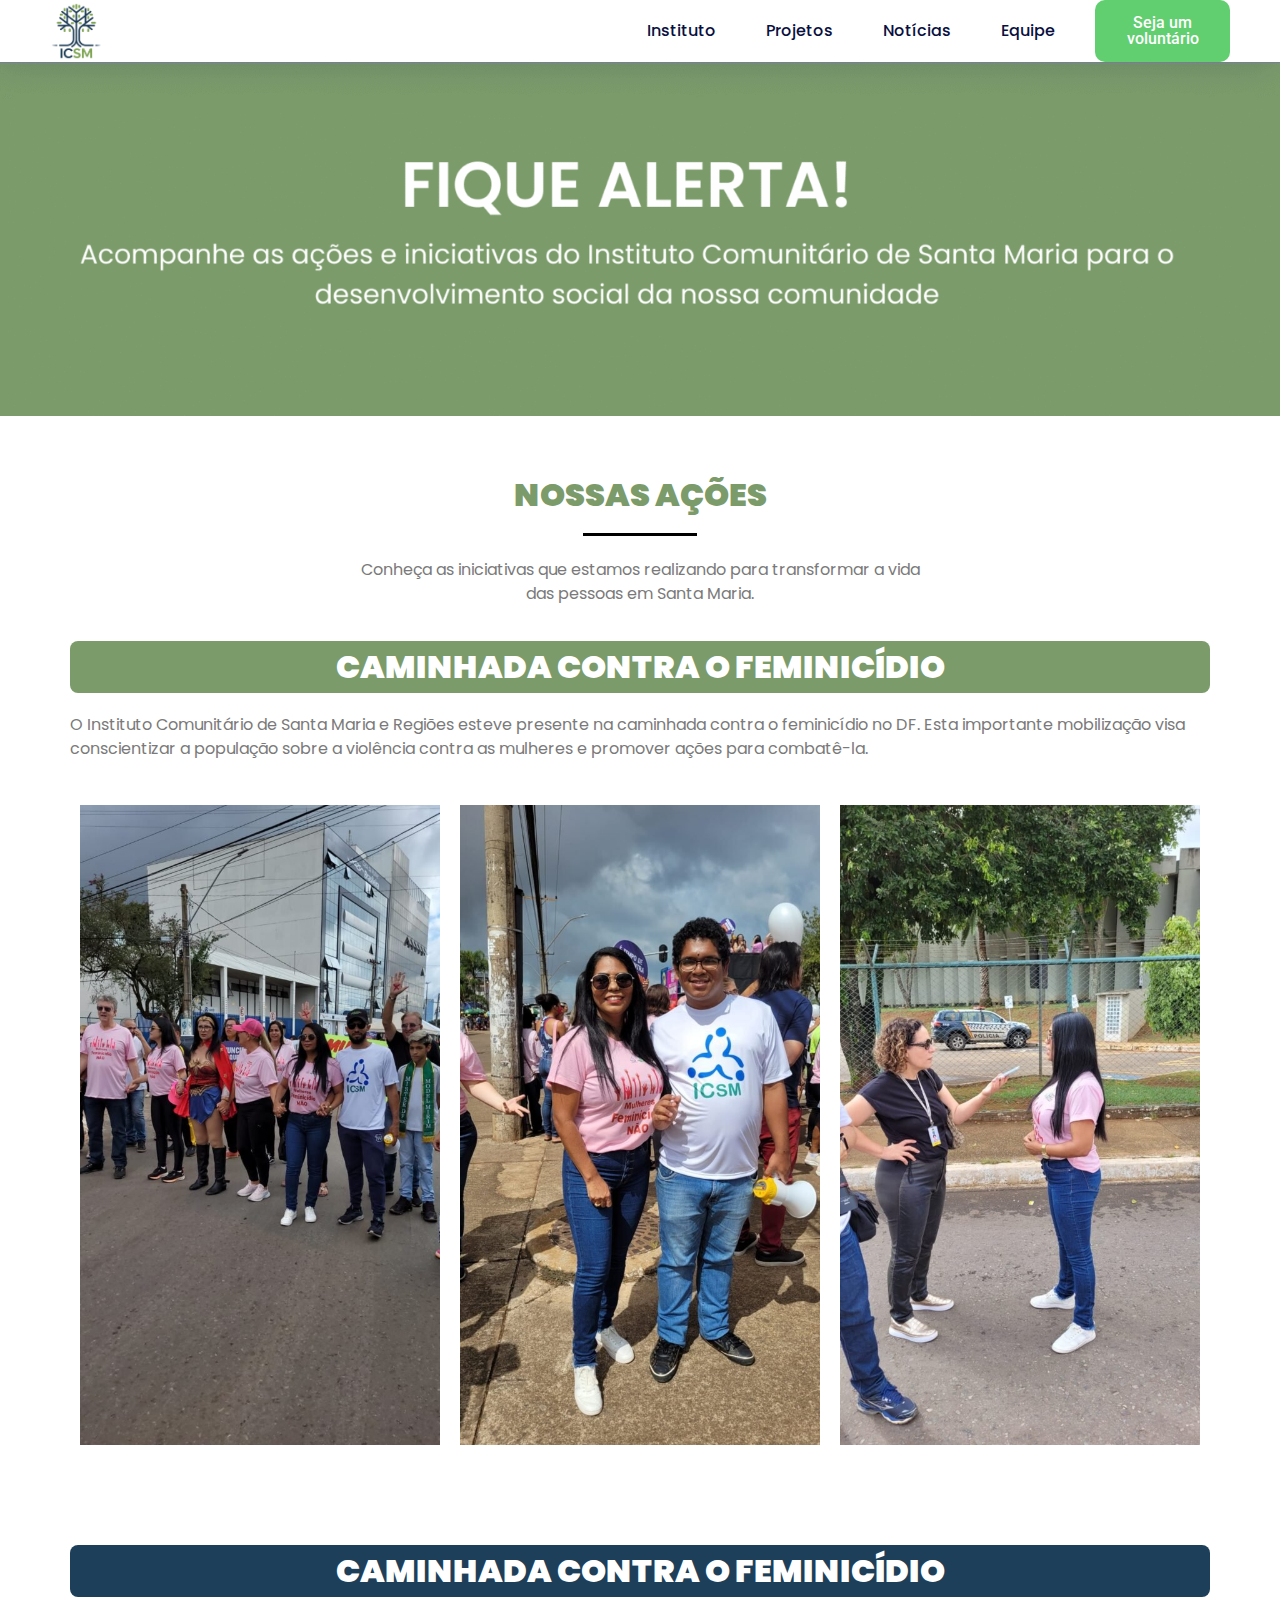
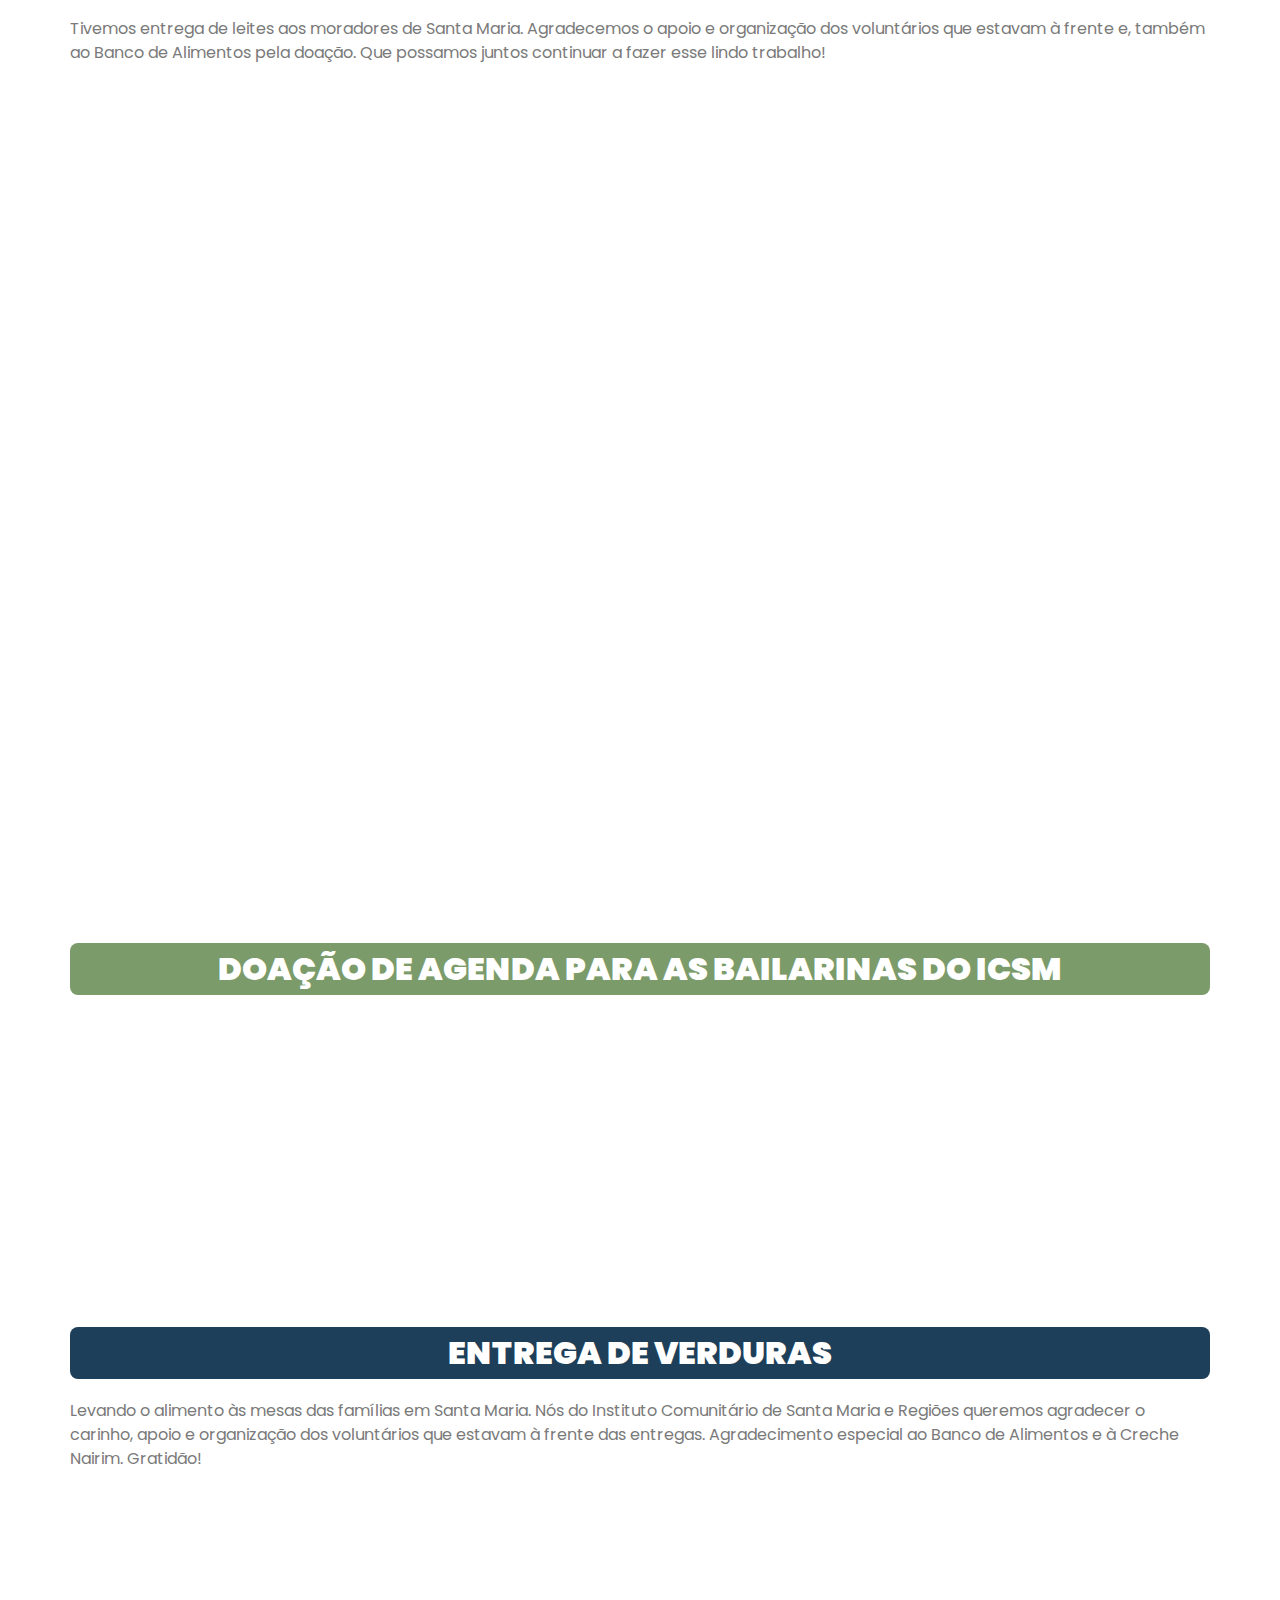
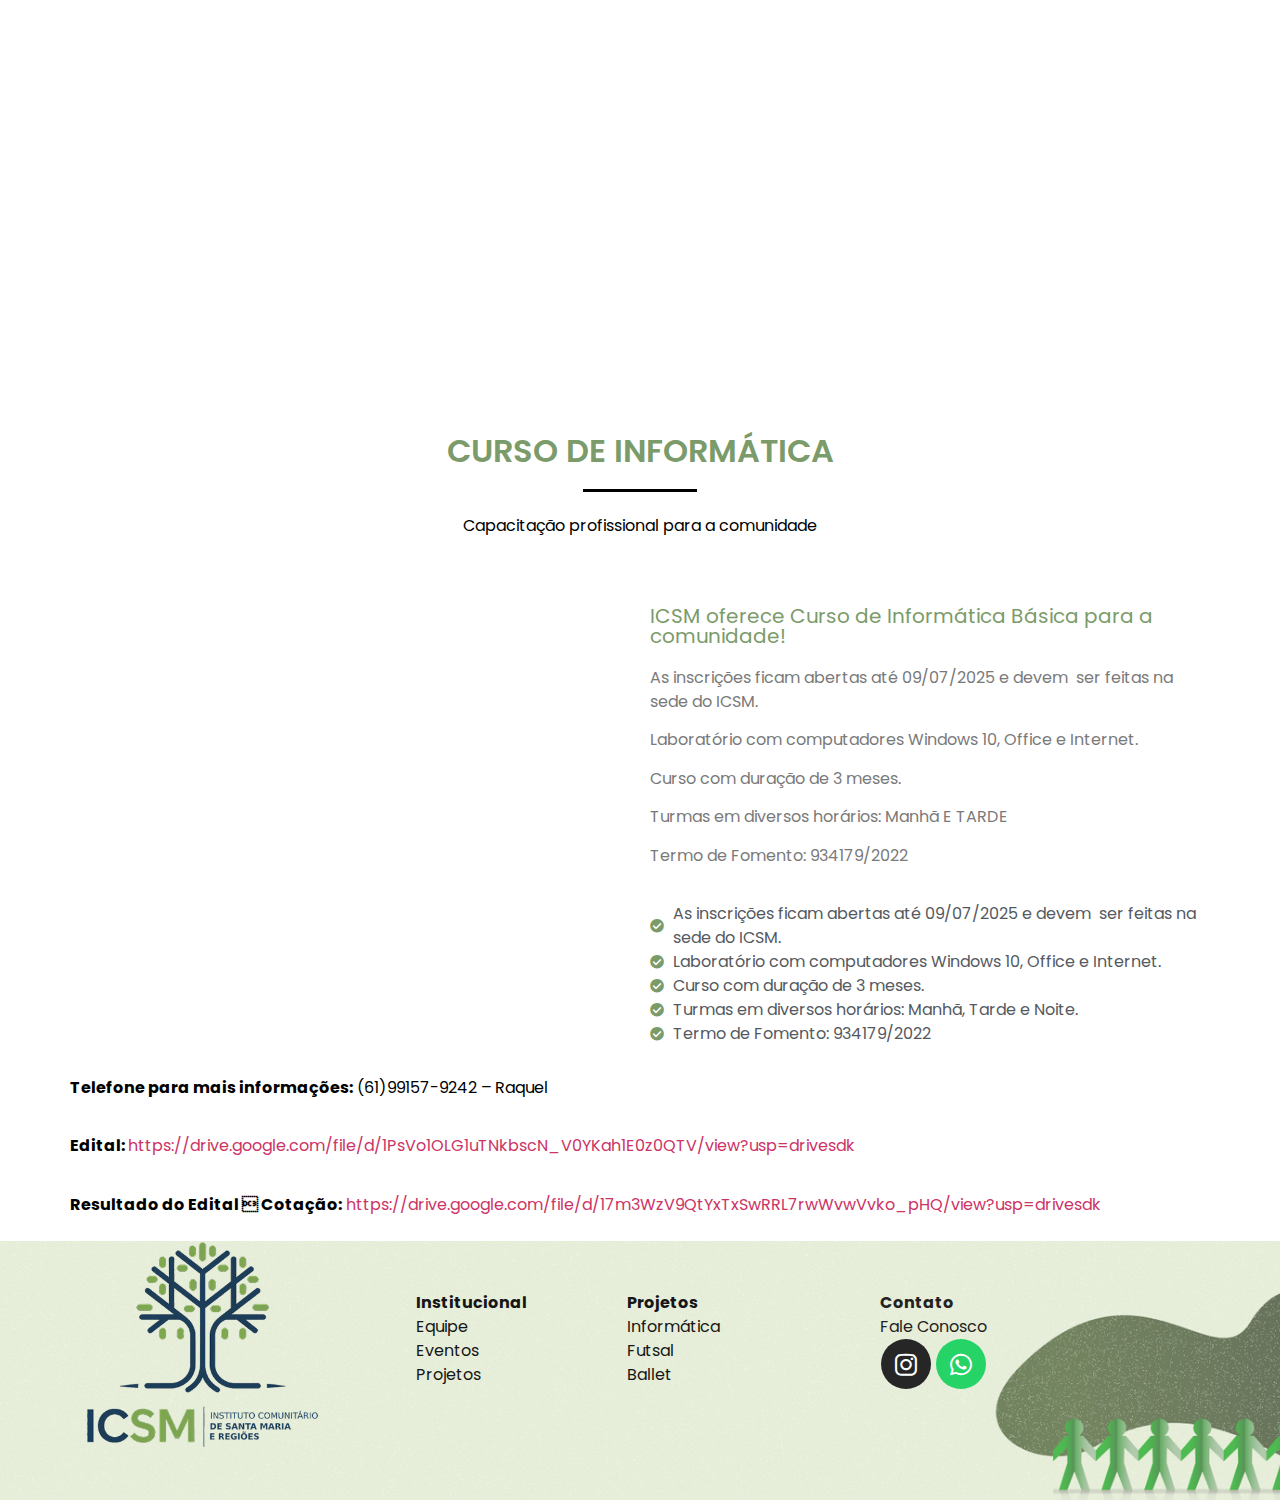
<file: FIQUE ALERTA/index.html>
<!DOCTYPE html><html lang="pt-BR"><head>
	<meta charset="UTF-8">
	<meta name="viewport" content="width=device-width, initial-scale=1">
	<link rel="profile" href="https://gmpg.org/xfn/11">
	<title>Fique Alerta  Instituto Comunitário de Santa Maria e Regiões</title>
<meta name="robots" content="max-image-preview:large">
	<style>img:is([sizes="auto" i], [sizes^="auto," i]) { contain-intrinsic-size: 3000px 1500px }</style>
	<link rel="alternate" type="application/rss+xml" title="Feed para Instituto Comunitário de Santa Maria e Regiões �" href="https://institutocsm.org/feed/">
<link rel="alternate" type="application/rss+xml" title="Feed de comentários para Instituto Comunitário de Santa Maria e Regiões �" href="https://institutocsm.org/comments/feed/">
<script>
window._wpemojiSettings = {"baseUrl":"https:\/\/s.w.org\/images\/core\/emoji\/15.1.0\/72x72\/","ext":".png","svgUrl":"https:\/\/s.w.org\/images\/core\/emoji\/15.1.0\/svg\/","svgExt":".svg","source":{"concatemoji":"https:\/\/institutocsm.org\/wp-includes\/js\/wp-emoji-release.min.js?ver=6.8.1"}};
/*! This file is auto-generated */
!function(i,n){var o,s,e;function c(e){try{var t={supportTests:e,timestamp:(new Date).valueOf()};sessionStorage.setItem(o,JSON.stringify(t))}catch(e){}}function p(e,t,n){e.clearRect(0,0,e.canvas.width,e.canvas.height),e.fillText(t,0,0);var t=new Uint32Array(e.getImageData(0,0,e.canvas.width,e.canvas.height).data),r=(e.clearRect(0,0,e.canvas.width,e.canvas.height),e.fillText(n,0,0),new Uint32Array(e.getImageData(0,0,e.canvas.width,e.canvas.height).data));return t.every(function(e,t){return e===r[t]})}function u(e,t,n){switch(t){case"flag":return n(e,"\ud83c\udff3\ufe0f\u200d\u26a7\ufe0f","\ud83c\udff3\ufe0f\u200b\u26a7\ufe0f")?!1:!n(e,"\ud83c\uddfa\ud83c\uddf3","\ud83c\uddfa\u200b\ud83c\uddf3")&&!n(e,"\ud83c\udff4\udb40\udc67\udb40\udc62\udb40\udc65\udb40\udc6e\udb40\udc67\udb40\udc7f","\ud83c\udff4\u200b\udb40\udc67\u200b\udb40\udc62\u200b\udb40\udc65\u200b\udb40\udc6e\u200b\udb40\udc67\u200b\udb40\udc7f");case"emoji":return!n(e,"\ud83d\udc26\u200d\ud83d\udd25","\ud83d\udc26\u200b\ud83d\udd25")}return!1}function f(e,t,n){var r="undefined"!=typeof WorkerGlobalScope&&self instanceof WorkerGlobalScope?new OffscreenCanvas(300,150):i.createElement("canvas"),a=r.getContext("2d",{willReadFrequently:!0}),o=(a.textBaseline="top",a.font="600 32px Arial",{});return e.forEach(function(e){o[e]=t(a,e,n)}),o}function t(e){var t=i.createElement("script");t.src=e,t.defer=!0,i.head.appendChild(t)}"undefined"!=typeof Promise&&(o="wpEmojiSettingsSupports",s=["flag","emoji"],n.supports={everything:!0,everythingExceptFlag:!0},e=new Promise(function(e){i.addEventListener("DOMContentLoaded",e,{once:!0})}),new Promise(function(t){var n=function(){try{var e=JSON.parse(sessionStorage.getItem(o));if("object"==typeof e&&"number"==typeof e.timestamp&&(new Date).valueOf()<e.timestamp+604800&&"object"==typeof e.supportTests)return e.supportTests}catch(e){}return null}();if(!n){if("undefined"!=typeof Worker&&"undefined"!=typeof OffscreenCanvas&&"undefined"!=typeof URL&&URL.createObjectURL&&"undefined"!=typeof Blob)try{var e="postMessage("+f.toString()+"("+[JSON.stringify(s),u.toString(),p.toString()].join(",")+"));",r=new Blob([e],{type:"text/javascript"}),a=new Worker(URL.createObjectURL(r),{name:"wpTestEmojiSupports"});return void(a.onmessage=function(e){c(n=e.data),a.terminate(),t(n)})}catch(e){}c(n=f(s,u,p))}t(n)}).then(function(e){for(var t in e)n.supports[t]=e[t],n.supports.everything=n.supports.everything&&n.supports[t],"flag"!==t&&(n.supports.everythingExceptFlag=n.supports.everythingExceptFlag&&n.supports[t]);n.supports.everythingExceptFlag=n.supports.everythingExceptFlag&&!n.supports.flag,n.DOMReady=!1,n.readyCallback=function(){n.DOMReady=!0}}).then(function(){return e}).then(function(){var e;n.supports.everything||(n.readyCallback(),(e=n.source||{}).concatemoji?t(e.concatemoji):e.wpemoji&&e.twemoji&&(t(e.twemoji),t(e.wpemoji)))}))}((window,document),window._wpemojiSettings);
</script>
<style id="wp-emoji-styles-inline-css">

	img.wp-smiley, img.emoji {
		display: inline !important;
		border: none !important;
		box-shadow: none !important;
		height: 1em !important;
		width: 1em !important;
		margin: 0 0.07em !important;
		vertical-align: -0.1em !important;
		background: none !important;
		padding: 0 !important;
	}
</style>
<link rel="stylesheet" id="bplugins-plyrio-css" href="css/h5vp.css" media="all">
<link rel="stylesheet" id="html5-player-video-style-css" href="css/frontend.css" media="all">
<link rel="stylesheet" id="html5-player-youtube-style-css" href="css/view.css" media="all">
<link rel="stylesheet" id="html5-player-vimeo-style-css" href="css/view.css" media="all">
<style id="joinchat-button-style-inline-css">
.wp-block-joinchat-button{border:none!important;text-align:center}.wp-block-joinchat-button figure{display:table;margin:0 auto;padding:0}.wp-block-joinchat-button figcaption{font:normal normal 400 .6em/2em var(--wp--preset--font-family--system-font,sans-serif);margin:0;padding:0}.wp-block-joinchat-button .joinchat-button__qr{background-color:#fff;border:6px solid #25d366;border-radius:30px;box-sizing:content-box;display:block;height:200px;margin:auto;overflow:hidden;padding:10px;width:200px}.wp-block-joinchat-button .joinchat-button__qr canvas,.wp-block-joinchat-button .joinchat-button__qr img{display:block;margin:auto}.wp-block-joinchat-button .joinchat-button__link{align-items:center;background-color:#25d366;border:6px solid #25d366;border-radius:30px;display:inline-flex;flex-flow:row nowrap;justify-content:center;line-height:1.25em;margin:0 auto;text-decoration:none}.wp-block-joinchat-button .joinchat-button__link:before{background:transparent var(--joinchat-ico) no-repeat center;background-size:100%;content:"";display:block;height:1.5em;margin:-.75em .75em -.75em 0;width:1.5em}.wp-block-joinchat-button figure+.joinchat-button__link{margin-top:10px}@media (orientation:landscape)and (min-height:481px),(orientation:portrait)and (min-width:481px){.wp-block-joinchat-button.joinchat-button--qr-only figure+.joinchat-button__link{display:none}}@media (max-width:480px),(orientation:landscape)and (max-height:480px){.wp-block-joinchat-button figure{display:none}}

</style>
<style id="global-styles-inline-css">
:root{--wp--preset--aspect-ratio--square: 1;--wp--preset--aspect-ratio--4-3: 4/3;--wp--preset--aspect-ratio--3-4: 3/4;--wp--preset--aspect-ratio--3-2: 3/2;--wp--preset--aspect-ratio--2-3: 2/3;--wp--preset--aspect-ratio--16-9: 16/9;--wp--preset--aspect-ratio--9-16: 9/16;--wp--preset--color--black: #000000;--wp--preset--color--cyan-bluish-gray: #abb8c3;--wp--preset--color--white: #ffffff;--wp--preset--color--pale-pink: #f78da7;--wp--preset--color--vivid-red: #cf2e2e;--wp--preset--color--luminous-vivid-orange: #ff6900;--wp--preset--color--luminous-vivid-amber: #fcb900;--wp--preset--color--light-green-cyan: #7bdcb5;--wp--preset--color--vivid-green-cyan: #00d084;--wp--preset--color--pale-cyan-blue: #8ed1fc;--wp--preset--color--vivid-cyan-blue: #0693e3;--wp--preset--color--vivid-purple: #9b51e0;--wp--preset--gradient--vivid-cyan-blue-to-vivid-purple: linear-gradient(135deg,rgba(6,147,227,1) 0%,rgb(155,81,224) 100%);--wp--preset--gradient--light-green-cyan-to-vivid-green-cyan: linear-gradient(135deg,rgb(122,220,180) 0%,rgb(0,208,130) 100%);--wp--preset--gradient--luminous-vivid-amber-to-luminous-vivid-orange: linear-gradient(135deg,rgba(252,185,0,1) 0%,rgba(255,105,0,1) 100%);--wp--preset--gradient--luminous-vivid-orange-to-vivid-red: linear-gradient(135deg,rgba(255,105,0,1) 0%,rgb(207,46,46) 100%);--wp--preset--gradient--very-light-gray-to-cyan-bluish-gray: linear-gradient(135deg,rgb(238,238,238) 0%,rgb(169,184,195) 100%);--wp--preset--gradient--cool-to-warm-spectrum: linear-gradient(135deg,rgb(74,234,220) 0%,rgb(151,120,209) 20%,rgb(207,42,186) 40%,rgb(238,44,130) 60%,rgb(251,105,98) 80%,rgb(254,248,76) 100%);--wp--preset--gradient--blush-light-purple: linear-gradient(135deg,rgb(255,206,236) 0%,rgb(152,150,240) 100%);--wp--preset--gradient--blush-bordeaux: linear-gradient(135deg,rgb(254,205,165) 0%,rgb(254,45,45) 50%,rgb(107,0,62) 100%);--wp--preset--gradient--luminous-dusk: linear-gradient(135deg,rgb(255,203,112) 0%,rgb(199,81,192) 50%,rgb(65,88,208) 100%);--wp--preset--gradient--pale-ocean: linear-gradient(135deg,rgb(255,245,203) 0%,rgb(182,227,212) 50%,rgb(51,167,181) 100%);--wp--preset--gradient--electric-grass: linear-gradient(135deg,rgb(202,248,128) 0%,rgb(113,206,126) 100%);--wp--preset--gradient--midnight: linear-gradient(135deg,rgb(2,3,129) 0%,rgb(40,116,252) 100%);--wp--preset--font-size--small: 13px;--wp--preset--font-size--medium: 20px;--wp--preset--font-size--large: 36px;--wp--preset--font-size--x-large: 42px;--wp--preset--spacing--20: 0.44rem;--wp--preset--spacing--30: 0.67rem;--wp--preset--spacing--40: 1rem;--wp--preset--spacing--50: 1.5rem;--wp--preset--spacing--60: 2.25rem;--wp--preset--spacing--70: 3.38rem;--wp--preset--spacing--80: 5.06rem;--wp--preset--shadow--natural: 6px 6px 9px rgba(0, 0, 0, 0.2);--wp--preset--shadow--deep: 12px 12px 50px rgba(0, 0, 0, 0.4);--wp--preset--shadow--sharp: 6px 6px 0px rgba(0, 0, 0, 0.2);--wp--preset--shadow--outlined: 6px 6px 0px -3px rgba(255, 255, 255, 1), 6px 6px rgba(0, 0, 0, 1);--wp--preset--shadow--crisp: 6px 6px 0px rgba(0, 0, 0, 1);}:root { --wp--style--global--content-size: 800px;--wp--style--global--wide-size: 1200px; }:where(body) { margin: 0; }.wp-site-blocks > .alignleft { float: left; margin-right: 2em; }.wp-site-blocks > .alignright { float: right; margin-left: 2em; }.wp-site-blocks > .aligncenter { justify-content: center; margin-left: auto; margin-right: auto; }:where(.wp-site-blocks) > * { margin-block-start: 24px; margin-block-end: 0; }:where(.wp-site-blocks) > :first-child { margin-block-start: 0; }:where(.wp-site-blocks) > :last-child { margin-block-end: 0; }:root { --wp--style--block-gap: 24px; }:root :where(.is-layout-flow) > :first-child{margin-block-start: 0;}:root :where(.is-layout-flow) > :last-child{margin-block-end: 0;}:root :where(.is-layout-flow) > *{margin-block-start: 24px;margin-block-end: 0;}:root :where(.is-layout-constrained) > :first-child{margin-block-start: 0;}:root :where(.is-layout-constrained) > :last-child{margin-block-end: 0;}:root :where(.is-layout-constrained) > *{margin-block-start: 24px;margin-block-end: 0;}:root :where(.is-layout-flex){gap: 24px;}:root :where(.is-layout-grid){gap: 24px;}.is-layout-flow > .alignleft{float: left;margin-inline-start: 0;margin-inline-end: 2em;}.is-layout-flow > .alignright{float: right;margin-inline-start: 2em;margin-inline-end: 0;}.is-layout-flow > .aligncenter{margin-left: auto !important;margin-right: auto !important;}.is-layout-constrained > .alignleft{float: left;margin-inline-start: 0;margin-inline-end: 2em;}.is-layout-constrained > .alignright{float: right;margin-inline-start: 2em;margin-inline-end: 0;}.is-layout-constrained > .aligncenter{margin-left: auto !important;margin-right: auto !important;}.is-layout-constrained > :where(:not(.alignleft):not(.alignright):not(.alignfull)){max-width: var(--wp--style--global--content-size);margin-left: auto !important;margin-right: auto !important;}.is-layout-constrained > .alignwide{max-width: var(--wp--style--global--wide-size);}body .is-layout-flex{display: flex;}.is-layout-flex{flex-wrap: wrap;align-items: center;}.is-layout-flex > :is(*, div){margin: 0;}body .is-layout-grid{display: grid;}.is-layout-grid > :is(*, div){margin: 0;}body{padding-top: 0px;padding-right: 0px;padding-bottom: 0px;padding-left: 0px;}a:where(:not(.wp-element-button)){text-decoration: underline;}:root :where(.wp-element-button, .wp-block-button__link){background-color: #32373c;border-width: 0;color: #fff;font-family: inherit;font-size: inherit;line-height: inherit;padding: calc(0.667em + 2px) calc(1.333em + 2px);text-decoration: none;}.has-black-color{color: var(--wp--preset--color--black) !important;}.has-cyan-bluish-gray-color{color: var(--wp--preset--color--cyan-bluish-gray) !important;}.has-white-color{color: var(--wp--preset--color--white) !important;}.has-pale-pink-color{color: var(--wp--preset--color--pale-pink) !important;}.has-vivid-red-color{color: var(--wp--preset--color--vivid-red) !important;}.has-luminous-vivid-orange-color{color: var(--wp--preset--color--luminous-vivid-orange) !important;}.has-luminous-vivid-amber-color{color: var(--wp--preset--color--luminous-vivid-amber) !important;}.has-light-green-cyan-color{color: var(--wp--preset--color--light-green-cyan) !important;}.has-vivid-green-cyan-color{color: var(--wp--preset--color--vivid-green-cyan) !important;}.has-pale-cyan-blue-color{color: var(--wp--preset--color--pale-cyan-blue) !important;}.has-vivid-cyan-blue-color{color: var(--wp--preset--color--vivid-cyan-blue) !important;}.has-vivid-purple-color{color: var(--wp--preset--color--vivid-purple) !important;}.has-black-background-color{background-color: var(--wp--preset--color--black) !important;}.has-cyan-bluish-gray-background-color{background-color: var(--wp--preset--color--cyan-bluish-gray) !important;}.has-white-background-color{background-color: var(--wp--preset--color--white) !important;}.has-pale-pink-background-color{background-color: var(--wp--preset--color--pale-pink) !important;}.has-vivid-red-background-color{background-color: var(--wp--preset--color--vivid-red) !important;}.has-luminous-vivid-orange-background-color{background-color: var(--wp--preset--color--luminous-vivid-orange) !important;}.has-luminous-vivid-amber-background-color{background-color: var(--wp--preset--color--luminous-vivid-amber) !important;}.has-light-green-cyan-background-color{background-color: var(--wp--preset--color--light-green-cyan) !important;}.has-vivid-green-cyan-background-color{background-color: var(--wp--preset--color--vivid-green-cyan) !important;}.has-pale-cyan-blue-background-color{background-color: var(--wp--preset--color--pale-cyan-blue) !important;}.has-vivid-cyan-blue-background-color{background-color: var(--wp--preset--color--vivid-cyan-blue) !important;}.has-vivid-purple-background-color{background-color: var(--wp--preset--color--vivid-purple) !important;}.has-black-border-color{border-color: var(--wp--preset--color--black) !important;}.has-cyan-bluish-gray-border-color{border-color: var(--wp--preset--color--cyan-bluish-gray) !important;}.has-white-border-color{border-color: var(--wp--preset--color--white) !important;}.has-pale-pink-border-color{border-color: var(--wp--preset--color--pale-pink) !important;}.has-vivid-red-border-color{border-color: var(--wp--preset--color--vivid-red) !important;}.has-luminous-vivid-orange-border-color{border-color: var(--wp--preset--color--luminous-vivid-orange) !important;}.has-luminous-vivid-amber-border-color{border-color: var(--wp--preset--color--luminous-vivid-amber) !important;}.has-light-green-cyan-border-color{border-color: var(--wp--preset--color--light-green-cyan) !important;}.has-vivid-green-cyan-border-color{border-color: var(--wp--preset--color--vivid-green-cyan) !important;}.has-pale-cyan-blue-border-color{border-color: var(--wp--preset--color--pale-cyan-blue) !important;}.has-vivid-cyan-blue-border-color{border-color: var(--wp--preset--color--vivid-cyan-blue) !important;}.has-vivid-purple-border-color{border-color: var(--wp--preset--color--vivid-purple) !important;}.has-vivid-cyan-blue-to-vivid-purple-gradient-background{background: var(--wp--preset--gradient--vivid-cyan-blue-to-vivid-purple) !important;}.has-light-green-cyan-to-vivid-green-cyan-gradient-background{background: var(--wp--preset--gradient--light-green-cyan-to-vivid-green-cyan) !important;}.has-luminous-vivid-amber-to-luminous-vivid-orange-gradient-background{background: var(--wp--preset--gradient--luminous-vivid-amber-to-luminous-vivid-orange) !important;}.has-luminous-vivid-orange-to-vivid-red-gradient-background{background: var(--wp--preset--gradient--luminous-vivid-orange-to-vivid-red) !important;}.has-very-light-gray-to-cyan-bluish-gray-gradient-background{background: var(--wp--preset--gradient--very-light-gray-to-cyan-bluish-gray) !important;}.has-cool-to-warm-spectrum-gradient-background{background: var(--wp--preset--gradient--cool-to-warm-spectrum) !important;}.has-blush-light-purple-gradient-background{background: var(--wp--preset--gradient--blush-light-purple) !important;}.has-blush-bordeaux-gradient-background{background: var(--wp--preset--gradient--blush-bordeaux) !important;}.has-luminous-dusk-gradient-background{background: var(--wp--preset--gradient--luminous-dusk) !important;}.has-pale-ocean-gradient-background{background: var(--wp--preset--gradient--pale-ocean) !important;}.has-electric-grass-gradient-background{background: var(--wp--preset--gradient--electric-grass) !important;}.has-midnight-gradient-background{background: var(--wp--preset--gradient--midnight) !important;}.has-small-font-size{font-size: var(--wp--preset--font-size--small) !important;}.has-medium-font-size{font-size: var(--wp--preset--font-size--medium) !important;}.has-large-font-size{font-size: var(--wp--preset--font-size--large) !important;}.has-x-large-font-size{font-size: var(--wp--preset--font-size--x-large) !important;}
:root :where(.wp-block-pullquote){font-size: 1.5em;line-height: 1.6;}
</style>
<link rel="stylesheet" id="hello-elementor-css" href="css/reset.css" media="all">
<link rel="stylesheet" id="hello-elementor-theme-style-css" href="css/theme.css" media="all">
<link rel="stylesheet" id="hello-elementor-header-footer-css" href="css/header-footer.css" media="all">
<link rel="stylesheet" id="elementor-frontend-css" href="css/frontend.min.css" media="all">
<link rel="stylesheet" id="elementor-post-635-css" href="css/post-635.css" media="all">
<link rel="stylesheet" id="widget-image-css" href="css/widget-image.min.css" media="all">
<link rel="stylesheet" id="widget-icon-list-css" href="css/widget-icon-list.min.css" media="all">
<link rel="stylesheet" id="e-sticky-css" href="css/sticky.min.css" media="all">
<link rel="stylesheet" id="widget-social-icons-css" href="css/widget-social-icons.min.css" media="all">
<link rel="stylesheet" id="e-apple-webkit-css" href="css/apple-webkit.min.css" media="all">
<link rel="stylesheet" id="jet-elements-css" href="css/jet-elements.css" media="all">
<link rel="stylesheet" id="jet-elements-skin-css" href="css/jet-elements-skin.css" media="all">
<link rel="stylesheet" id="elementor-icons-css" href="css/elementor-icons.min.css" media="all">
<link rel="stylesheet" id="widget-spacer-css" href="css/widget-spacer.min.css" media="all">
<link rel="stylesheet" id="widget-heading-css" href="css/widget-heading.min.css" media="all">
<link rel="stylesheet" id="widget-divider-css" href="css/widget-divider.min.css" media="all">
<link rel="stylesheet" id="elementor-post-1769-css" href="css/post-1769.css" media="all">
<link rel="stylesheet" id="elementor-post-1646-css" href="css/post-1646.css" media="all">
<link rel="stylesheet" id="elementor-post-1657-css" href="css/post-1657.css" media="all">
<link rel="stylesheet" id="skb-cife-brands_icon-css" href="css/icomoon_brands.css" media="all">
<link rel="stylesheet" id="skb-cife-devicons_icon-css" href="css/devicons.min.css" media="all">
<link rel="stylesheet" id="skb-cife-elegant_icon-css" href="css/elegant.css" media="all">
<link rel="stylesheet" id="skb-cife-elusive_icon-css" href="css/elusive-icons.min.css" media="all">
<link rel="stylesheet" id="skb-cife-icofont_icon-css" href="css/icofont.min.css" media="all">
<link rel="stylesheet" id="skb-cife-icomoon_icon-css" href="css/icomoon.css" media="all">
<link rel="stylesheet" id="skb-cife-iconic_icon-css" href="css/iconic.css" media="all">
<link rel="stylesheet" id="skb-cife-ion_icon-css" href="css/ionicons.min.css" media="all">
<link rel="stylesheet" id="skb-cife-linearicons_icon-css" href="css/linearicons.css" media="all">
<link rel="stylesheet" id="skb-cife-lineawesome_icon-css" href="css/line-awesome.min.css" media="all">
<link rel="stylesheet" id="skb-cife-line_icon-css" href="css/lineicons.css" media="all">
<link rel="stylesheet" id="skb-cife-materialdesign_icon-css" href="css/materialdesignicons.min.css" media="all">
<link rel="stylesheet" id="skb-cife-open_iconic-css" href="css/open-iconic.css" media="all">
<link rel="stylesheet" id="skb-cife-simpleline_icon-css" href="css/simple-line-icons.css" media="all">
<link rel="stylesheet" id="skb-cife-themify_icon-css" href="css/themify.css" media="all">
<link rel="stylesheet" id="elementor-gf-local-roboto-css" href="css/roboto.css" media="all">
<link rel="stylesheet" id="elementor-gf-local-robotoslab-css" href="css/robotoslab.css" media="all">
<link rel="stylesheet" id="elementor-gf-local-poppins-css" href="css/poppins.css" media="all">
<link rel="stylesheet" id="elementor-icons-shared-0-css" href="css/fontawesome.min.css" media="all">
<link rel="stylesheet" id="elementor-icons-fa-solid-css" href="css/solid.min.css" media="all">
<link rel="stylesheet" id="elementor-icons-fa-brands-css" href="css/brands.min.css" media="all">
<script src="js/jquery.min.js" id="jquery-core-js"></script>
<script src="js/jquery-migrate.min.js" id="jquery-migrate-js"></script>
<link rel="https://api.w.org/" href="https://institutocsm.org/wp-json/"><link rel="alternate" title="JSON" type="application/json" href="https://institutocsm.org/wp-json/wp/v2/pages/1769"><link rel="EditURI" type="application/rsd+xml" title="RSD" href="https://institutocsm.org/xmlrpc.php?rsd">
<meta name="generator" content="WordPress 6.8.1">
<link rel="canonical" href="https://institutocsm.org/fique-alerta/">
<link rel="shortlink" href="https://institutocsm.org/?p=1769">
<link rel="alternate" title="oEmbed (JSON)" type="application/json+oembed" href="https://institutocsm.org/wp-json/oembed/1.0/embed?url=https%3A%2F%2Finstitutocsm.org%2Ffique-alerta%2F">
<link rel="alternate" title="oEmbed (XML)" type="text/xml+oembed" href="https://institutocsm.org/wp-json/oembed/1.0/embed?url=https%3A%2F%2Finstitutocsm.org%2Ffique-alerta%2F&format=xml">
 <style> #h5vpQuickPlayer { width: 100%; max-width: 100%; margin: 0 auto; } </style> <meta name="generator" content="Elementor 3.29.2; features: additional_custom_breakpoints, e_local_google_fonts; settings: css_print_method-external, google_font-enabled, font_display-swap">
			<style>
				.e-con.e-parent:nth-of-type(n+4):not(.e-lazyloaded):not(.e-no-lazyload),
				.e-con.e-parent:nth-of-type(n+4):not(.e-lazyloaded):not(.e-no-lazyload) * {
					background-image: none !important;
				}
				@media screen and (max-height: 1024px) {
					.e-con.e-parent:nth-of-type(n+3):not(.e-lazyloaded):not(.e-no-lazyload),
					.e-con.e-parent:nth-of-type(n+3):not(.e-lazyloaded):not(.e-no-lazyload) * {
						background-image: none !important;
					}
				}
				@media screen and (max-height: 640px) {
					.e-con.e-parent:nth-of-type(n+2):not(.e-lazyloaded):not(.e-no-lazyload),
					.e-con.e-parent:nth-of-type(n+2):not(.e-lazyloaded):not(.e-no-lazyload) * {
						background-image: none !important;
					}
				}
			</style>
			<link rel="icon" href="images/cropped-topo_2-32x32.png" sizes="32x32">
<link rel="icon" href="images/cropped-topo_2-192x192.png" sizes="192x192">
<link rel="apple-touch-icon" href="images/cropped-topo_2-180x180.png">
<meta name="msapplication-TileImage" content="https://institutocsm.org/wp-content/uploads/2022/02/cropped-topo_2-270x270.png">
</head>
<body class="wp-singular page-template-default page page-id-1769 wp-custom-logo wp-embed-responsive wp-theme-hello-elementor hello-elementor-default elementor-default elementor-kit-635 elementor-page elementor-page-1769">


<a class="skip-link screen-reader-text" href="#content">Ir para o conteúdo</a>

		<div data-elementor-type="header" data-elementor-id="1646" class="elementor elementor-1646 elementor-location-header" data-elementor-post-type="elementor_library">
			<div class="elementor-element elementor-element-85efb80 e-con-full e-flex e-con e-parent" data-id="85efb80" data-element_type="container" data-settings="{" background_background":"classic","jet_parallax_layout_list":[],"sticky":"top","sticky_on":["desktop","tablet","mobile"],"sticky_offset":0,"sticky_effects_offset":0,"sticky_anchor_link_offset":0}"="">
		<div class="elementor-element elementor-element-59fa2f0 e-con-full e-flex e-con e-child" data-id="59fa2f0" data-element_type="container" data-settings="{" jet_parallax_layout_list":[]}"="">
				<div class="elementor-element elementor-element-0f1af5d elementor-widget__width-initial elementor-widget elementor-widget-image" data-id="0f1af5d" data-element_type="widget" data-widget_type="image.default">
				<div class="elementor-widget-container">
																<a href="https://institutocsm.org/">
							<img fetchpriority="high" width="800" height="908" src="images/logo-short-902x1024.png" class="attachment-large size-large wp-image-1653" alt="" srcset="images/logo-short-902x1024.png 902w, images/logo-short-264x300.png 264w, images/logo-short-768x872.png 768w, images/logo-short.png 943w" sizes="(max-width: 800px) 100vw, 800px">								</a>
															</div>
				</div>
				<div class="elementor-element elementor-element-e301302 elementor-icon-list--layout-inline elementor-align-right elementor-list-item-link-full_width elementor-widget elementor-widget-icon-list" data-id="e301302" data-element_type="widget" data-widget_type="icon-list.default">
				<div class="elementor-widget-container">
							<ul class="elementor-icon-list-items elementor-inline-items">
							<li class="elementor-icon-list-item elementor-inline-item">
											<a href="https://institutocsm.org/icsm-e-historia-atualizado/">

											<span class="elementor-icon-list-text">Instituto</span>
											</a>
									</li>
								<li class="elementor-icon-list-item elementor-inline-item">
											<a href="https://institutocsm.org/sobre-o-projeto-2/">

											<span class="elementor-icon-list-text">Projetos</span>
											</a>
									</li>
								<li class="elementor-icon-list-item elementor-inline-item">
											<a href="https://institutocsm.org/fique-alerta/">

											<span class="elementor-icon-list-text">Notícias</span>
											</a>
									</li>
								<li class="elementor-icon-list-item elementor-inline-item">
											<a href="https://institutocsm.org/equipe-tecnica/">

											<span class="elementor-icon-list-text">Equipe</span>
											</a>
									</li>
						</ul>
						</div>
				</div>
				</div>
				<div class="elementor-element elementor-element-2531cf3 elementor-align-justify elementor-widget__width-initial elementor-widget elementor-widget-button" data-id="2531cf3" data-element_type="widget" data-widget_type="button.default">
				<div class="elementor-widget-container">
									<div class="elementor-button-wrapper">
					<a class="elementor-button elementor-button-link elementor-size-sm" href="https://institutocsm.org/seja-voluntario/">
						<span class="elementor-button-content-wrapper">
									<span class="elementor-button-text">Seja um voluntário</span>
					</span>
					</a>
				</div>
								</div>
				</div>
				</div>
				</div>
		
<main id="content" class="site-main post-1769 page type-page status-publish hentry">

	
	<div class="page-content">
				<div data-elementor-type="wp-page" data-elementor-id="1769" class="elementor elementor-1769" data-elementor-post-type="page">
				<div class="elementor-element elementor-element-bb38949 e-con-full e-flex e-con e-parent" data-id="bb38949" data-element_type="container" data-settings="{" jet_parallax_layout_list":[]}"="">
				<div class="elementor-element elementor-element-8ce06e5 elementor-widget__width-inherit elementor-widget elementor-widget-image" data-id="8ce06e5" data-element_type="widget" data-widget_type="image.default">
				<div class="elementor-widget-container">
															<img decoding="async" width="1920" height="530" src="images/Slice-10.png" class="attachment-2048x2048 size-2048x2048 wp-image-1785" alt="" srcset="images/Slice-10.png 1920w, images/Slice-10-300x83.png 300w, images/Slice-10-1024x283.png 1024w, images/Slice-10-768x212.png 768w, images/Slice-10-1536x424.png 1536w" sizes="(max-width: 1920px) 100vw, 1920px">															</div>
				</div>
				</div>
		<div class="elementor-element elementor-element-c1098dd e-flex e-con-boxed e-con e-parent" data-id="c1098dd" data-element_type="container" data-settings="{" jet_parallax_layout_list":[]}"="">
					<div class="e-con-inner">
				<div class="elementor-element elementor-element-f8116c5 elementor-widget elementor-widget-spacer" data-id="f8116c5" data-element_type="widget" data-widget_type="spacer.default">
				<div class="elementor-widget-container">
							<div class="elementor-spacer">
			<div class="elementor-spacer-inner"></div>
		</div>
						</div>
				</div>
					</div>
				</div>
		<div class="elementor-element elementor-element-2da5a82 e-flex e-con-boxed e-con e-parent" data-id="2da5a82" data-element_type="container" data-settings="{" jet_parallax_layout_list":[]}"="">
					<div class="e-con-inner">
				<div class="elementor-element elementor-element-e976139 elementor-widget elementor-widget-heading" data-id="e976139" data-element_type="widget" data-widget_type="heading.default">
				<div class="elementor-widget-container">
					<h2 class="elementor-heading-title elementor-size-default"><b>NOSSAS AÇÕES</b></h2>				</div>
				</div>
				<div class="elementor-element elementor-element-9d1191d elementor-widget-divider--view-line elementor-widget elementor-widget-divider" data-id="9d1191d" data-element_type="widget" data-widget_type="divider.default">
				<div class="elementor-widget-container">
							<div class="elementor-divider">
			<span class="elementor-divider-separator">
						</span>
		</div>
						</div>
				</div>
					</div>
				</div>
		<div class="elementor-element elementor-element-3ab85a4 e-flex e-con-boxed e-con e-parent" data-id="3ab85a4" data-element_type="container" data-settings="{" jet_parallax_layout_list":[]}"="">
					<div class="e-con-inner">
				<div class="elementor-element elementor-element-936631f elementor-widget elementor-widget-text-editor" data-id="936631f" data-element_type="widget" data-widget_type="text-editor.default">
				<div class="elementor-widget-container">
									<p>Conheça as iniciativas que estamos realizando para transformar a vida <br>das pessoas em Santa Maria.</p>								</div>
				</div>
					</div>
				</div>
		<div class="elementor-element elementor-element-accf76b e-flex e-con-boxed e-con e-parent" data-id="accf76b" data-element_type="container" data-settings="{" jet_parallax_layout_list":[]}"="">
					<div class="e-con-inner">
				<div class="elementor-element elementor-element-c0fa6a6 elementor-widget elementor-widget-heading" data-id="c0fa6a6" data-element_type="widget" data-widget_type="heading.default">
				<div class="elementor-widget-container">
					<h2 class="elementor-heading-title elementor-size-default"><b>CAMINHADA CONTRA O FEMINICÍDIO</b></h2>				</div>
				</div>
				<div class="elementor-element elementor-element-8797a16 elementor-widget elementor-widget-text-editor" data-id="8797a16" data-element_type="widget" data-widget_type="text-editor.default">
				<div class="elementor-widget-container">
									<p>O Instituto Comunitário de Santa Maria e Regiões esteve presente na caminhada contra o feminicídio no DF. Esta importante mobilização visa conscientizar a população sobre a violência contra as mulheres e promover ações para combatê-la.</p>								</div>
				</div>
					</div>
				</div>
		<div class="elementor-element elementor-element-ec8e7fa e-flex e-con-boxed e-con e-parent" data-id="ec8e7fa" data-element_type="container" data-settings="{" jet_parallax_layout_list":[]}"="">
					<div class="e-con-inner">
		<div class="elementor-element elementor-element-0865a59 e-con-full e-flex e-con e-child" data-id="0865a59" data-element_type="container" data-settings="{" jet_parallax_layout_list":[]}"="">
				<div class="elementor-element elementor-element-f3ebf24 elementor-widget elementor-widget-image" data-id="f3ebf24" data-element_type="widget" data-widget_type="image.default">
				<div class="elementor-widget-container">
															<img decoding="async" width="576" height="1024" src="images/WhatsApp-Image-2023-02-06-at-13.03.05-1-576x1024.jpeg" class="attachment-large size-large wp-image-594" alt="" srcset="images/WhatsApp-Image-2023-02-06-at-13.03.05-1-576x1024.jpeg 576w, images/WhatsApp-Image-2023-02-06-at-13.03.05-1-169x300.jpeg 169w, images/WhatsApp-Image-2023-02-06-at-13.03.05-1-768x1365.jpeg 768w, images/WhatsApp-Image-2023-02-06-at-13.03.05-1-864x1536.jpeg 864w, images/WhatsApp-Image-2023-02-06-at-13.03.05-1.jpeg 900w" sizes="(max-width: 576px) 100vw, 576px">															</div>
				</div>
				</div>
		<div class="elementor-element elementor-element-5ffed37 e-con-full e-flex e-con e-child" data-id="5ffed37" data-element_type="container" data-settings="{" jet_parallax_layout_list":[]}"="">
				<div class="elementor-element elementor-element-4458695 elementor-widget elementor-widget-image" data-id="4458695" data-element_type="widget" data-widget_type="image.default">
				<div class="elementor-widget-container">
															<img loading="lazy" decoding="async" width="576" height="1024" src="images/WhatsApp-Image-2023-02-06-at-13.02.56-576x1024.jpeg" class="attachment-large size-large wp-image-593" alt="" srcset="images/WhatsApp-Image-2023-02-06-at-13.02.56-576x1024.jpeg 576w, images/WhatsApp-Image-2023-02-06-at-13.02.56-169x300.jpeg 169w, images/WhatsApp-Image-2023-02-06-at-13.02.56-768x1365.jpeg 768w, images/WhatsApp-Image-2023-02-06-at-13.02.56-864x1536.jpeg 864w, images/WhatsApp-Image-2023-02-06-at-13.02.56.jpeg 900w" sizes="(max-width: 576px) 100vw, 576px">															</div>
				</div>
				</div>
		<div class="elementor-element elementor-element-2a9d72f e-con-full e-flex e-con e-child" data-id="2a9d72f" data-element_type="container" data-settings="{" jet_parallax_layout_list":[]}"="">
				<div class="elementor-element elementor-element-a643e14 elementor-widget elementor-widget-image" data-id="a643e14" data-element_type="widget" data-widget_type="image.default">
				<div class="elementor-widget-container">
															<img loading="lazy" decoding="async" width="576" height="1024" src="images/WhatsApp-Image-2023-02-06-at-13.03.00-576x1024.jpeg" class="attachment-large size-large wp-image-595" alt="" srcset="images/WhatsApp-Image-2023-02-06-at-13.03.00-576x1024.jpeg 576w, images/WhatsApp-Image-2023-02-06-at-13.03.00-169x300.jpeg 169w, images/WhatsApp-Image-2023-02-06-at-13.03.00-768x1365.jpeg 768w, images/WhatsApp-Image-2023-02-06-at-13.03.00-864x1536.jpeg 864w, images/WhatsApp-Image-2023-02-06-at-13.03.00.jpeg 900w" sizes="(max-width: 576px) 100vw, 576px">															</div>
				</div>
				</div>
					</div>
				</div>
		<div class="elementor-element elementor-element-d538488 e-flex e-con-boxed e-con e-parent" data-id="d538488" data-element_type="container" data-settings="{" jet_parallax_layout_list":[]}"="">
					<div class="e-con-inner">
				<div class="elementor-element elementor-element-6b6f60d elementor-widget elementor-widget-spacer" data-id="6b6f60d" data-element_type="widget" data-widget_type="spacer.default">
				<div class="elementor-widget-container">
							<div class="elementor-spacer">
			<div class="elementor-spacer-inner"></div>
		</div>
						</div>
				</div>
					</div>
				</div>
		<div class="elementor-element elementor-element-a759795 e-flex e-con-boxed e-con e-parent" data-id="a759795" data-element_type="container" data-settings="{" jet_parallax_layout_list":[]}"="">
					<div class="e-con-inner">
				<div class="elementor-element elementor-element-f9a1e93 elementor-widget elementor-widget-heading" data-id="f9a1e93" data-element_type="widget" data-widget_type="heading.default">
				<div class="elementor-widget-container">
					<h2 class="elementor-heading-title elementor-size-default"><b>CAMINHADA CONTRA O FEMINICÍDIO</b></h2>				</div>
				</div>
				<div class="elementor-element elementor-element-d59aa6f elementor-widget elementor-widget-text-editor" data-id="d59aa6f" data-element_type="widget" data-widget_type="text-editor.default">
				<div class="elementor-widget-container">
									<p>Tivemos entrega de leites aos moradores de Santa Maria. Agradecemos o apoio e organização dos voluntários que estavam à frente e, também ao Banco de Alimentos pela doação. Que possamos juntos continuar a fazer esse lindo trabalho!</p>								</div>
				</div>
					</div>
				</div>
		<div class="elementor-element elementor-element-ad69c22 e-flex e-con-boxed e-con e-parent" data-id="ad69c22" data-element_type="container" data-settings="{" jet_parallax_layout_list":[]}"="">
					<div class="e-con-inner">
		<div class="elementor-element elementor-element-e32e224 e-con-full e-flex e-con e-child" data-id="e32e224" data-element_type="container" data-settings="{" jet_parallax_layout_list":[]}"="">
				<div class="elementor-element elementor-element-6c80111 elementor-widget elementor-widget-image" data-id="6c80111" data-element_type="widget" data-widget_type="image.default">
				<div class="elementor-widget-container">
															<img loading="lazy" decoding="async" width="768" height="1024" src="images/WhatsApp-Image-2023-02-06-at-13.03.45-768x1024.jpeg" class="attachment-large size-large wp-image-598" alt="" srcset="images/WhatsApp-Image-2023-02-06-at-13.03.45-768x1024.jpeg 768w, images/WhatsApp-Image-2023-02-06-at-13.03.45-225x300.jpeg 225w, images/WhatsApp-Image-2023-02-06-at-13.03.45-1152x1536.jpeg 1152w, images/WhatsApp-Image-2023-02-06-at-13.03.45-900x1200.jpeg 900w, images/WhatsApp-Image-2023-02-06-at-13.03.45.jpeg 1200w" sizes="(max-width: 768px) 100vw, 768px">															</div>
				</div>
				</div>
		<div class="elementor-element elementor-element-5b25082 e-con-full e-flex e-con e-child" data-id="5b25082" data-element_type="container" data-settings="{" jet_parallax_layout_list":[]}"="">
				<div class="elementor-element elementor-element-81d002b elementor-widget elementor-widget-image" data-id="81d002b" data-element_type="widget" data-widget_type="image.default">
				<div class="elementor-widget-container">
															<img loading="lazy" decoding="async" width="768" height="1024" src="images/WhatsApp-Image-2023-02-06-at-13.03.35-768x1024.jpeg" class="attachment-large size-large wp-image-599" alt="" srcset="images/WhatsApp-Image-2023-02-06-at-13.03.35-768x1024.jpeg 768w, images/WhatsApp-Image-2023-02-06-at-13.03.35-225x300.jpeg 225w, images/WhatsApp-Image-2023-02-06-at-13.03.35-1152x1536.jpeg 1152w, images/WhatsApp-Image-2023-02-06-at-13.03.35-900x1200.jpeg 900w, images/WhatsApp-Image-2023-02-06-at-13.03.35.jpeg 1200w" sizes="(max-width: 768px) 100vw, 768px">															</div>
				</div>
				</div>
					</div>
				</div>
		<div class="elementor-element elementor-element-e3d4b3b e-flex e-con-boxed e-con e-parent" data-id="e3d4b3b" data-element_type="container" data-settings="{" jet_parallax_layout_list":[]}"="">
					<div class="e-con-inner">
				<div class="elementor-element elementor-element-61054c0 elementor-widget elementor-widget-spacer" data-id="61054c0" data-element_type="widget" data-widget_type="spacer.default">
				<div class="elementor-widget-container">
							<div class="elementor-spacer">
			<div class="elementor-spacer-inner"></div>
		</div>
						</div>
				</div>
					</div>
				</div>
		<div class="elementor-element elementor-element-48dbd4f e-flex e-con-boxed e-con e-parent" data-id="48dbd4f" data-element_type="container" data-settings="{" jet_parallax_layout_list":[]}"="">
					<div class="e-con-inner">
				<div class="elementor-element elementor-element-47a5a22 elementor-widget elementor-widget-heading" data-id="47a5a22" data-element_type="widget" data-widget_type="heading.default">
				<div class="elementor-widget-container">
					<h2 class="elementor-heading-title elementor-size-default"><b>DOAÇÃO DE AGENDA PARA AS BAILARINAS DO ICSM
</b></h2>				</div>
				</div>
					</div>
				</div>
		<div class="elementor-element elementor-element-4614bf2 e-flex e-con-boxed e-con e-parent" data-id="4614bf2" data-element_type="container" data-settings="{" jet_parallax_layout_list":[]}"="">
					<div class="e-con-inner">
		<div class="elementor-element elementor-element-7d4fc7a e-con-full e-flex e-con e-child" data-id="7d4fc7a" data-element_type="container" data-settings="{" jet_parallax_layout_list":[]}"="">
				<div class="elementor-element elementor-element-5440a13 elementor-widget elementor-widget-image" data-id="5440a13" data-element_type="widget" data-widget_type="image.default">
				<div class="elementor-widget-container">
															<img loading="lazy" decoding="async" width="800" height="450" src="images/WhatsApp-Image-2023-03-07-at-13.16.29-1024x576.jpeg" class="attachment-large size-large wp-image-628" alt="" srcset="images/WhatsApp-Image-2023-03-07-at-13.16.29-1024x576.jpeg 1024w, images/WhatsApp-Image-2023-03-07-at-13.16.29-300x169.jpeg 300w, images/WhatsApp-Image-2023-03-07-at-13.16.29-768x432.jpeg 768w, images/WhatsApp-Image-2023-03-07-at-13.16.29-1536x864.jpeg 1536w, images/WhatsApp-Image-2023-03-07-at-13.16.29.jpeg 1600w" sizes="(max-width: 800px) 100vw, 800px">															</div>
				</div>
				</div>
		<div class="elementor-element elementor-element-8d6aaae e-con-full e-flex e-con e-child" data-id="8d6aaae" data-element_type="container" data-settings="{" jet_parallax_layout_list":[]}"="">
				<div class="elementor-element elementor-element-a2cf7a8 elementor-widget elementor-widget-image" data-id="a2cf7a8" data-element_type="widget" data-widget_type="image.default">
				<div class="elementor-widget-container">
															<img loading="lazy" decoding="async" width="800" height="450" src="images/WhatsApp-Image-2023-03-07-at-13.16.32-1024x576.jpeg" class="attachment-large size-large wp-image-626" alt="" srcset="images/WhatsApp-Image-2023-03-07-at-13.16.32-1024x576.jpeg 1024w, images/WhatsApp-Image-2023-03-07-at-13.16.32-300x169.jpeg 300w, images/WhatsApp-Image-2023-03-07-at-13.16.32-768x432.jpeg 768w, images/WhatsApp-Image-2023-03-07-at-13.16.32-1536x864.jpeg 1536w, images/WhatsApp-Image-2023-03-07-at-13.16.32.jpeg 1600w" sizes="(max-width: 800px) 100vw, 800px">															</div>
				</div>
				</div>
		<div class="elementor-element elementor-element-19e6f0e e-con-full e-flex e-con e-child" data-id="19e6f0e" data-element_type="container" data-settings="{" jet_parallax_layout_list":[]}"="">
				<div class="elementor-element elementor-element-ca3650d elementor-widget elementor-widget-image" data-id="ca3650d" data-element_type="widget" data-widget_type="image.default">
				<div class="elementor-widget-container">
															<img loading="lazy" decoding="async" width="800" height="450" src="images/WhatsApp-Image-2023-03-07-at-13.16.22-1024x576.jpeg" class="attachment-large size-large wp-image-624" alt="" srcset="images/WhatsApp-Image-2023-03-07-at-13.16.22-1024x576.jpeg 1024w, images/WhatsApp-Image-2023-03-07-at-13.16.22-300x169.jpeg 300w, images/WhatsApp-Image-2023-03-07-at-13.16.22-768x432.jpeg 768w, images/WhatsApp-Image-2023-03-07-at-13.16.22-1536x864.jpeg 1536w, images/WhatsApp-Image-2023-03-07-at-13.16.22.jpeg 1600w" sizes="(max-width: 800px) 100vw, 800px">															</div>
				</div>
				</div>
					</div>
				</div>
		<div class="elementor-element elementor-element-76807f0 e-flex e-con-boxed e-con e-parent" data-id="76807f0" data-element_type="container" data-settings="{" jet_parallax_layout_list":[]}"="">
					<div class="e-con-inner">
				<div class="elementor-element elementor-element-16b8983 elementor-widget elementor-widget-spacer" data-id="16b8983" data-element_type="widget" data-widget_type="spacer.default">
				<div class="elementor-widget-container">
							<div class="elementor-spacer">
			<div class="elementor-spacer-inner"></div>
		</div>
						</div>
				</div>
					</div>
				</div>
		<div class="elementor-element elementor-element-e22b533 e-flex e-con-boxed e-con e-parent" data-id="e22b533" data-element_type="container" data-settings="{" jet_parallax_layout_list":[]}"="">
					<div class="e-con-inner">
				<div class="elementor-element elementor-element-10d1e5d elementor-widget elementor-widget-heading" data-id="10d1e5d" data-element_type="widget" data-widget_type="heading.default">
				<div class="elementor-widget-container">
					<h2 class="elementor-heading-title elementor-size-default"><b>ENTREGA DE VERDURAS</b></h2>				</div>
				</div>
				<div class="elementor-element elementor-element-6dc24d1 elementor-widget elementor-widget-text-editor" data-id="6dc24d1" data-element_type="widget" data-widget_type="text-editor.default">
				<div class="elementor-widget-container">
									<p>Levando o alimento às mesas das famílias em Santa Maria. Nós do Instituto Comunitário de Santa Maria e Regiões queremos agradecer o carinho, apoio e organização dos voluntários que estavam à frente das entregas. Agradecimento especial ao Banco de Alimentos e à Creche Nairim. Gratidão!</p>								</div>
				</div>
					</div>
				</div>
		<div class="elementor-element elementor-element-fb74d24 e-flex e-con-boxed e-con e-parent" data-id="fb74d24" data-element_type="container" data-settings="{" jet_parallax_layout_list":[]}"="">
					<div class="e-con-inner">
		<div class="elementor-element elementor-element-4502e5f e-con-full e-flex e-con e-child" data-id="4502e5f" data-element_type="container" data-settings="{" jet_parallax_layout_list":[]}"="">
				<div class="elementor-element elementor-element-e86ba79 elementor-widget elementor-widget-image" data-id="e86ba79" data-element_type="widget" data-widget_type="image.default">
				<div class="elementor-widget-container">
															<img loading="lazy" decoding="async" width="800" height="772" src="images/WhatsApp-Image-2023-02-06-at-13.04.02-1024x988.jpeg" class="attachment-large size-large wp-image-585" alt="" srcset="images/WhatsApp-Image-2023-02-06-at-13.04.02-1024x988.jpeg 1024w, images/WhatsApp-Image-2023-02-06-at-13.04.02-300x289.jpeg 300w, images/WhatsApp-Image-2023-02-06-at-13.04.02-768x741.jpeg 768w, images/WhatsApp-Image-2023-02-06-at-13.04.02.jpeg 1080w" sizes="(max-width: 800px) 100vw, 800px">															</div>
				</div>
				</div>
		<div class="elementor-element elementor-element-86815a7 e-con-full e-flex e-con e-child" data-id="86815a7" data-element_type="container" data-settings="{" jet_parallax_layout_list":[]}"="">
				<div class="elementor-element elementor-element-2c95f80 elementor-widget elementor-widget-image" data-id="2c95f80" data-element_type="widget" data-widget_type="image.default">
				<div class="elementor-widget-container">
															<img loading="lazy" decoding="async" width="800" height="786" src="images/WhatsApp-Image-2023-02-06-at-13.03.57-1024x1006.jpeg" class="attachment-large size-large wp-image-586" alt="" srcset="images/WhatsApp-Image-2023-02-06-at-13.03.57-1024x1006.jpeg 1024w, images/WhatsApp-Image-2023-02-06-at-13.03.57-300x295.jpeg 300w, images/WhatsApp-Image-2023-02-06-at-13.03.57-768x754.jpeg 768w, images/WhatsApp-Image-2023-02-06-at-13.03.57.jpeg 1080w" sizes="(max-width: 800px) 100vw, 800px">															</div>
				</div>
				</div>
		<div class="elementor-element elementor-element-c82c961 e-con-full e-flex e-con e-child" data-id="c82c961" data-element_type="container" data-settings="{" jet_parallax_layout_list":[]}"="">
				<div class="elementor-element elementor-element-cd75133 elementor-widget elementor-widget-image" data-id="cd75133" data-element_type="widget" data-widget_type="image.default">
				<div class="elementor-widget-container">
															<img loading="lazy" decoding="async" width="800" height="931" src="images/WhatsApp-Image-2023-02-06-at-13.03.46-880x1024.jpeg" class="attachment-large size-large wp-image-588" alt="" srcset="images/WhatsApp-Image-2023-02-06-at-13.03.46-880x1024.jpeg 880w, images/WhatsApp-Image-2023-02-06-at-13.03.46-258x300.jpeg 258w, images/WhatsApp-Image-2023-02-06-at-13.03.46-768x894.jpeg 768w, images/WhatsApp-Image-2023-02-06-at-13.03.46.jpeg 922w" sizes="(max-width: 800px) 100vw, 800px">															</div>
				</div>
				</div>
					</div>
				</div>
		<div class="elementor-element elementor-element-2fe1dec e-flex e-con-boxed e-con e-parent" data-id="2fe1dec" data-element_type="container" data-settings="{" jet_parallax_layout_list":[]}"="">
					<div class="e-con-inner">
				<div class="elementor-element elementor-element-c0da703 elementor-widget elementor-widget-spacer" data-id="c0da703" data-element_type="widget" data-widget_type="spacer.default">
				<div class="elementor-widget-container">
							<div class="elementor-spacer">
			<div class="elementor-spacer-inner"></div>
		</div>
						</div>
				</div>
					</div>
				</div>
		<div class="elementor-element elementor-element-c40e39e e-flex e-con-boxed e-con e-parent" data-id="c40e39e" data-element_type="container" data-settings="{" jet_parallax_layout_list":[]}"="">
					<div class="e-con-inner">
				<div class="elementor-element elementor-element-c167a53 elementor-widget elementor-widget-heading" data-id="c167a53" data-element_type="widget" data-widget_type="heading.default">
				<div class="elementor-widget-container">
					<h2 class="elementor-heading-title elementor-size-default">CURSO DE INFORMÁTICA</h2>				</div>
				</div>
				<div class="elementor-element elementor-element-1ee42fc elementor-widget-divider--view-line elementor-widget elementor-widget-divider" data-id="1ee42fc" data-element_type="widget" data-widget_type="divider.default">
				<div class="elementor-widget-container">
							<div class="elementor-divider">
			<span class="elementor-divider-separator">
						</span>
		</div>
						</div>
				</div>
					</div>
				</div>
		<div class="elementor-element elementor-element-e75d536 e-flex e-con-boxed e-con e-parent" data-id="e75d536" data-element_type="container" data-settings="{" jet_parallax_layout_list":[]}"="">
					<div class="e-con-inner">
				<div class="elementor-element elementor-element-a6ae747 elementor-widget elementor-widget-text-editor" data-id="a6ae747" data-element_type="widget" data-widget_type="text-editor.default">
				<div class="elementor-widget-container">
									<p>Capacitação profissional para a comunidade<br><br></p>								</div>
				</div>
					</div>
				</div>
		<div class="elementor-element elementor-element-427ba03 e-flex e-con-boxed e-con e-parent" data-id="427ba03" data-element_type="container" data-settings="{" jet_parallax_layout_list":[]}"="">
					<div class="e-con-inner">
		<div class="elementor-element elementor-element-622b956 e-con-full e-flex e-con e-child" data-id="622b956" data-element_type="container" data-settings="{" jet_parallax_layout_list":[]}"="">
				<div class="elementor-element elementor-element-5965363 elementor-widget elementor-widget-image" data-id="5965363" data-element_type="widget" data-widget_type="image.default">
				<div class="elementor-widget-container">
															<img loading="lazy" decoding="async" width="800" height="534" src="images/IMG_0433-1024x683.jpg" class="attachment-large size-large wp-image-683" alt="" srcset="images/IMG_0433-1024x683.jpg 1024w, images/IMG_0433-300x200.jpg 300w, images/IMG_0433-768x512.jpg 768w, images/IMG_0433-1536x1024.jpg 1536w, images/IMG_0433-2048x1365.jpg 2048w" sizes="(max-width: 800px) 100vw, 800px">															</div>
				</div>
				</div>
		<div class="elementor-element elementor-element-e40b8f8 e-con-full e-flex e-con e-child" data-id="e40b8f8" data-element_type="container" data-settings="{" jet_parallax_layout_list":[]}"="">
				<div class="elementor-element elementor-element-fbe4d1d elementor-widget elementor-widget-heading" data-id="fbe4d1d" data-element_type="widget" data-widget_type="heading.default">
				<div class="elementor-widget-container">
					<h2 class="elementor-heading-title elementor-size-default">ICSM oferece Curso de Informática Básica para a comunidade!</h2>				</div>
				</div>
				<div class="elementor-element elementor-element-06862f0 elementor-widget elementor-widget-text-editor" data-id="06862f0" data-element_type="widget" data-widget_type="text-editor.default">
				<div class="elementor-widget-container">
									<p><span style="font-size: 1rem;">As inscrições ficam abertas até 09/07/2025 e devem  ser feitas na sede do ICSM.</span></p><p>Laboratório com computadores Windows 10, Office e Internet.</p><p>Curso com duração de 3 meses.</p><p>Turmas em diversos horários: Manhã E TARDE</p><p>Termo de Fomento: 934179/2022</p>								</div>
				</div>
				<div class="elementor-element elementor-element-501e157 elementor-icon-list--layout-traditional elementor-list-item-link-full_width elementor-widget elementor-widget-icon-list" data-id="501e157" data-element_type="widget" data-widget_type="icon-list.default">
				<div class="elementor-widget-container">
							<ul class="elementor-icon-list-items">
							<li class="elementor-icon-list-item">
											<span class="elementor-icon-list-icon">
							<i aria-hidden="true" class="fas fa-check-circle"></i>						</span>
										<span class="elementor-icon-list-text">As inscrições ficam abertas até 09/07/2025 e devem  ser feitas na sede do ICSM.</span>
									</li>
								<li class="elementor-icon-list-item">
											<span class="elementor-icon-list-icon">
							<i aria-hidden="true" class="fas fa-check-circle"></i>						</span>
										<span class="elementor-icon-list-text">Laboratório com computadores Windows 10, Office e Internet.</span>
									</li>
								<li class="elementor-icon-list-item">
											<span class="elementor-icon-list-icon">
							<i aria-hidden="true" class="fas fa-check-circle"></i>						</span>
										<span class="elementor-icon-list-text">Curso com duração de 3 meses.</span>
									</li>
								<li class="elementor-icon-list-item">
											<span class="elementor-icon-list-icon">
							<i aria-hidden="true" class="fas fa-check-circle"></i>						</span>
										<span class="elementor-icon-list-text">Turmas em diversos horários: Manhã, Tarde e Noite.</span>
									</li>
								<li class="elementor-icon-list-item">
											<span class="elementor-icon-list-icon">
							<i aria-hidden="true" class="fas fa-check-circle"></i>						</span>
										<span class="elementor-icon-list-text">Termo de Fomento: 934179/2022</span>
									</li>
						</ul>
						</div>
				</div>
				</div>
					</div>
				</div>
		<div class="elementor-element elementor-element-4754fe6 e-flex e-con-boxed e-con e-parent" data-id="4754fe6" data-element_type="container" data-settings="{" jet_parallax_layout_list":[]}"="">
					<div class="e-con-inner">
				<div class="elementor-element elementor-element-2d82685 elementor-widget elementor-widget-text-editor" data-id="2d82685" data-element_type="widget" data-widget_type="text-editor.default">
				<div class="elementor-widget-container">
									<p><strong>Telefone para mais informações:</strong> (61)99157-9242 – Raquel</p>								</div>
				</div>
					</div>
				</div>
		<div class="elementor-element elementor-element-3bb2f4a e-flex e-con-boxed e-con e-parent" data-id="3bb2f4a" data-element_type="container" data-settings="{" jet_parallax_layout_list":[]}"="">
					<div class="e-con-inner">
				<div class="elementor-element elementor-element-4ca903f elementor-widget elementor-widget-text-editor" data-id="4ca903f" data-element_type="widget" data-widget_type="text-editor.default">
				<div class="elementor-widget-container">
									<p><strong>Edital: </strong><a href="https://drive.google.com/file/d/1PsVo1OLG1uTNkbscN_V0YKah1E0z0QTV/view?usp=drivesdk">https://drive.google.com/file/d/1PsVo1OLG1uTNkbscN_V0YKah1E0z0QTV/view?usp=drivesdk</a></p>								</div>
				</div>
					</div>
				</div>
		<div class="elementor-element elementor-element-9beb4d1 e-flex e-con-boxed e-con e-parent" data-id="9beb4d1" data-element_type="container" data-settings="{" jet_parallax_layout_list":[]}"="">
					<div class="e-con-inner">
				<div class="elementor-element elementor-element-581b0fa elementor-widget elementor-widget-text-editor" data-id="581b0fa" data-element_type="widget" data-widget_type="text-editor.default">
				<div class="elementor-widget-container">
									<p><strong>Resultado do Edital  Cotação:</strong> <a href="https://drive.google.com/file/d/17m3WzV9QtYxTxSwRRL7rwWvwVvko_pHQ/view?usp=drivesdk">https://drive.google.com/file/d/17m3WzV9QtYxTxSwRRL7rwWvwVvko_pHQ/view?usp=drivesdk</a></p>								</div>
				</div>
					</div>
				</div>
				</div>
		
		
			</div>

	
</main>

			<div data-elementor-type="footer" data-elementor-id="1657" class="elementor elementor-1657 elementor-location-footer" data-elementor-post-type="elementor_library">
			<div class="elementor-element elementor-element-385d4ae e-con-full e-flex e-con e-parent" data-id="385d4ae" data-element_type="container" data-settings="{" background_background":"classic","jet_parallax_layout_list":[]}"="">
				<div class="elementor-element elementor-element-feea929 elementor-widget__width-initial elementor-widget elementor-widget-image" data-id="feea929" data-element_type="widget" data-widget_type="image.default">
				<div class="elementor-widget-container">
																<a href="https://institutocsm.org/">
							<img width="473" height="473" src="images/logo-icsm.png" class="attachment-large size-large wp-image-1651" alt="" srcset="images/logo-icsm.png 473w, images/logo-icsm-300x300.png 300w, images/logo-icsm-150x150.png 150w" sizes="(max-width: 473px) 100vw, 473px">								</a>
															</div>
				</div>
		<div class="elementor-element elementor-element-42df36e e-con-full e-flex e-con e-child" data-id="42df36e" data-element_type="container" data-settings="{" jet_parallax_layout_list":[]}"="">
				<div class="elementor-element elementor-element-2c49988 elementor-icon-list--layout-traditional elementor-list-item-link-full_width elementor-widget elementor-widget-icon-list" data-id="2c49988" data-element_type="widget" data-widget_type="icon-list.default">
				<div class="elementor-widget-container">
							<ul class="elementor-icon-list-items">
							<li class="elementor-icon-list-item">
										<span class="elementor-icon-list-text"><b>Institucional</b></span>
									</li>
								<li class="elementor-icon-list-item">
											<a href="https://institutocsm.org/equipe-tecnica/">

											<span class="elementor-icon-list-text">Equipe</span>
											</a>
									</li>
								<li class="elementor-icon-list-item">
											<a href="/eventos">

											<span class="elementor-icon-list-text">Eventos</span>
											</a>
									</li>
								<li class="elementor-icon-list-item">
											<a href="https://institutocsm.org/sobre-o-projeto-2/">

											<span class="elementor-icon-list-text">Projetos</span>
											</a>
									</li>
						</ul>
						</div>
				</div>
				<div class="elementor-element elementor-element-fd720d8 elementor-icon-list--layout-traditional elementor-list-item-link-full_width elementor-widget elementor-widget-icon-list" data-id="fd720d8" data-element_type="widget" data-widget_type="icon-list.default">
				<div class="elementor-widget-container">
							<ul class="elementor-icon-list-items">
							<li class="elementor-icon-list-item">
										<span class="elementor-icon-list-text"><b>Projetos</b></span>
									</li>
								<li class="elementor-icon-list-item">
											<a href="/informatica">

											<span class="elementor-icon-list-text">Informática</span>
											</a>
									</li>
								<li class="elementor-icon-list-item">
											<a href="https://institutocsm.org/real-ville-futsal-feminino/">

											<span class="elementor-icon-list-text">Futsal</span>
											</a>
									</li>
								<li class="elementor-icon-list-item">
											<a href="https://institutocsm.org/ballet-atualizado/">

											<span class="elementor-icon-list-text">Ballet</span>
											</a>
									</li>
						</ul>
						</div>
				</div>
		<div class="elementor-element elementor-element-78d1731 e-con-full e-flex e-con e-child" data-id="78d1731" data-element_type="container" data-settings="{" jet_parallax_layout_list":[]}"="">
				<div class="elementor-element elementor-element-8b06e44 elementor-align-left elementor-icon-list--layout-traditional elementor-list-item-link-full_width elementor-widget elementor-widget-icon-list" data-id="8b06e44" data-element_type="widget" data-widget_type="icon-list.default">
				<div class="elementor-widget-container">
							<ul class="elementor-icon-list-items">
							<li class="elementor-icon-list-item">
										<span class="elementor-icon-list-text"><b>Contato</b></span>
									</li>
								<li class="elementor-icon-list-item">
											<a href="/fale-conosco">

											<span class="elementor-icon-list-text">Fale Conosco</span>
											</a>
									</li>
						</ul>
						</div>
				</div>
				<div class="elementor-element elementor-element-3d28596 elementor-shape-circle elementor-grid-0 e-grid-align-center elementor-widget elementor-widget-social-icons" data-id="3d28596" data-element_type="widget" data-widget_type="social-icons.default">
				<div class="elementor-widget-container">
							<div class="elementor-social-icons-wrapper elementor-grid" role="list">
							<span class="elementor-grid-item" role="listitem">
					<a class="elementor-icon elementor-social-icon elementor-social-icon-instagram elementor-repeater-item-7f45460" href="https://www.instagram.com/icsm_santamaria?igsh=MnE5b2ZucTU2d2Q5" target="_blank">
						<span class="elementor-screen-only">Instagram</span>
						<i class="fab fa-instagram"></i>					</a>
				</span>
							<span class="elementor-grid-item" role="listitem">
					<a class="elementor-icon elementor-social-icon elementor-social-icon-whatsapp elementor-repeater-item-4835853" href="http://wa.me/5561993034572" target="_blank">
						<span class="elementor-screen-only">Whatsapp</span>
						<i class="fab fa-whatsapp"></i>					</a>
				</span>
					</div>
						</div>
				</div>
				</div>
				</div>
				</div>
				</div>
		
<script type="speculationrules">
{"prefetch":[{"source":"document","where":{"and":[{"href_matches":"\/*"},{"not":{"href_matches":["\/wp-*.php","\/wp-admin\/*","\/wp-content\/uploads\/*","\/wp-content\/*","\/wp-content\/plugins\/*","\/wp-content\/themes\/hello-elementor\/*","\/*\\?(.+)"]}},{"not":{"selector_matches":"a[rel~=\"nofollow\"]"}},{"not":{"selector_matches":".no-prefetch, .no-prefetch a"}}]},"eagerness":"conservative"}]}
</script>

<div class="joinchat joinchat--right joinchat--btn" data-settings="{" telephone":"5561993034572","mobile_only":false,"button_delay":3,"whatsapp_web":false,"qr":false,"message_views":2,"message_delay":-10,"message_badge":false,"message_send":"olá!="" preciso="" de="" mais="" informações="" sobre="" o="" instituto="" comunitária="" santa="" maria="" e="" regiões.","message_hash":""}"="" hidden="" aria-hidden="false">
	<div class="joinchat__button" role="button" tabindex="0">
							</div>
			</div>
			<script>
				const lazyloadRunObserver = () => {
					const lazyloadBackgrounds = document.querySelectorAll( `.e-con.e-parent:not(.e-lazyloaded)` );
					const lazyloadBackgroundObserver = new IntersectionObserver( ( entries ) => {
						entries.forEach( ( entry ) => {
							if ( entry.isIntersecting ) {
								let lazyloadBackground = entry.target;
								if( lazyloadBackground ) {
									lazyloadBackground.classList.add( 'e-lazyloaded' );
								}
								lazyloadBackgroundObserver.unobserve( entry.target );
							}
						});
					}, { rootMargin: '200px 0px 200px 0px' } );
					lazyloadBackgrounds.forEach( ( lazyloadBackground ) => {
						lazyloadBackgroundObserver.observe( lazyloadBackground );
					} );
				};
				const events = [
					'DOMContentLoaded',
					'elementor/lazyload/observe',
				];
				events.forEach( ( event ) => {
					document.addEventListener( event, lazyloadRunObserver );
				} );
			</script>
			<link rel="stylesheet" id="joinchat-css" href="css/joinchat-btn.min.css" media="all">
<script src="js/hello-frontend.js" id="hello-theme-frontend-js"></script>
<script src="js/webpack.runtime.min.js" id="elementor-webpack-runtime-js"></script>
<script src="js/frontend-modules.min.js" id="elementor-frontend-modules-js"></script>
<script src="js/core.min.js" id="jquery-ui-core-js"></script>
<script id="elementor-frontend-js-before">
var elementorFrontendConfig = {"environmentMode":{"edit":false,"wpPreview":false,"isScriptDebug":false},"i18n":{"shareOnFacebook":"Compartilhar no Facebook","shareOnTwitter":"Compartilhar no Twitter","pinIt":"Fixar","download":"Baixar","downloadImage":"Baixar imagem","fullscreen":"Tela cheia","zoom":"Zoom","share":"Compartilhar","playVideo":"Reproduzir v\u00eddeo","previous":"Anterior","next":"Pr\u00f3ximo","close":"Fechar","a11yCarouselPrevSlideMessage":"Slide anterior","a11yCarouselNextSlideMessage":"Pr\u00f3ximo slide","a11yCarouselFirstSlideMessage":"Este \u00e9 o primeiro slide","a11yCarouselLastSlideMessage":"Este \u00e9 o \u00faltimo slide","a11yCarouselPaginationBulletMessage":"Ir para o slide"},"is_rtl":false,"breakpoints":{"xs":0,"sm":480,"md":768,"lg":1025,"xl":1440,"xxl":1600},"responsive":{"breakpoints":{"mobile":{"label":"Dispositivos m\u00f3veis no modo retrato","value":767,"default_value":767,"direction":"max","is_enabled":true},"mobile_extra":{"label":"Dispositivos m\u00f3veis no modo paisagem","value":880,"default_value":880,"direction":"max","is_enabled":false},"tablet":{"label":"Tablet no modo retrato","value":1024,"default_value":1024,"direction":"max","is_enabled":true},"tablet_extra":{"label":"Tablet no modo paisagem","value":1200,"default_value":1200,"direction":"max","is_enabled":false},"laptop":{"label":"Notebook","value":1366,"default_value":1366,"direction":"max","is_enabled":false},"widescreen":{"label":"Tela ampla (widescreen)","value":2400,"default_value":2400,"direction":"min","is_enabled":false}},"hasCustomBreakpoints":false},"version":"3.29.2","is_static":false,"experimentalFeatures":{"additional_custom_breakpoints":true,"container":true,"e_local_google_fonts":true,"theme_builder_v2":true,"hello-theme-header-footer":true,"nested-elements":true,"editor_v2":true,"home_screen":true,"cloud-library":true,"e_opt_in_v4_page":true},"urls":{"assets":"https:\/\/institutocsm.org\/wp-content\/plugins\/elementor\/assets\/","ajaxurl":"https:\/\/institutocsm.org\/wp-admin\/admin-ajax.php","uploadUrl":"https:\/\/institutocsm.org\/wp-content\/uploads"},"nonces":{"floatingButtonsClickTracking":"85e5b71947"},"swiperClass":"swiper","settings":{"page":[],"editorPreferences":[]},"kit":{"active_breakpoints":["viewport_mobile","viewport_tablet"],"global_image_lightbox":"yes","lightbox_enable_counter":"yes","lightbox_enable_fullscreen":"yes","lightbox_enable_zoom":"yes","lightbox_enable_share":"yes","lightbox_title_src":"title","lightbox_description_src":"description","hello_header_logo_type":"logo","hello_header_menu_layout":"horizontal","hello_footer_logo_type":"logo"},"post":{"id":1769,"title":"Fique%20Alerta%20%E2%80%93%20Instituto%20Comunit%C3%A1rio%20de%20Santa%20Maria%20e%20Regi%C3%B5es","excerpt":"","featuredImage":false}};
</script>
<script src="js/frontend.min.js" id="elementor-frontend-js"></script>
<script src="js/jquery.sticky.min.js" id="e-sticky-js"></script>
<script src="js/joinchat.min.js" id="joinchat-js" defer="" data-wp-strategy="defer"></script>
<script src="js/webpack-pro.runtime.min.js" id="elementor-pro-webpack-runtime-js"></script>
<script src="js/hooks.min.js" id="wp-hooks-js"></script>
<script src="js/i18n.min.js" id="wp-i18n-js"></script>
<script id="wp-i18n-js-after">
wp.i18n.setLocaleData( { 'text direction\u0004ltr': [ 'ltr' ] } );
</script>
<script id="elementor-pro-frontend-js-before">
var ElementorProFrontendConfig = {"ajaxurl":"https:\/\/institutocsm.org\/wp-admin\/admin-ajax.php","nonce":"14dab8ad38","urls":{"assets":"https:\/\/institutocsm.org\/wp-content\/plugins\/elementor-pro\/assets\/","rest":"https:\/\/institutocsm.org\/wp-json\/"},"settings":{"lazy_load_background_images":true},"popup":{"hasPopUps":false},"shareButtonsNetworks":{"facebook":{"title":"Facebook","has_counter":true},"twitter":{"title":"Twitter"},"linkedin":{"title":"LinkedIn","has_counter":true},"pinterest":{"title":"Pinterest","has_counter":true},"reddit":{"title":"Reddit","has_counter":true},"vk":{"title":"VK","has_counter":true},"odnoklassniki":{"title":"OK","has_counter":true},"tumblr":{"title":"Tumblr"},"digg":{"title":"Digg"},"skype":{"title":"Skype"},"stumbleupon":{"title":"StumbleUpon","has_counter":true},"mix":{"title":"Mix"},"telegram":{"title":"Telegram"},"pocket":{"title":"Pocket","has_counter":true},"xing":{"title":"XING","has_counter":true},"whatsapp":{"title":"WhatsApp"},"email":{"title":"Email"},"print":{"title":"Print"},"x-twitter":{"title":"X"},"threads":{"title":"Threads"}},"facebook_sdk":{"lang":"pt_BR","app_id":""},"lottie":{"defaultAnimationUrl":"https:\/\/institutocsm.org\/wp-content\/plugins\/elementor-pro\/modules\/lottie\/assets\/animations\/default.json"}};
</script>
<script src="js/frontend.min_1.js" id="elementor-pro-frontend-js"></script>
<script src="js/elements-handlers.min.js" id="pro-elements-handlers-js"></script>
<script id="jet-elements-js-extra">
var jetElements = {"ajaxUrl":"https:\/\/institutocsm.org\/wp-admin\/admin-ajax.php","isMobile":"false","templateApiUrl":"https:\/\/institutocsm.org\/wp-json\/jet-elements-api\/v1\/elementor-template","devMode":"false","messages":{"invalidMail":"Please specify a valid e-mail"}};
</script>
<script src="js/jet-elements.min.js" id="jet-elements-js"></script>





</body></html><!-- Page cached by LiteSpeed Cache 7.2 on 2025-06-24 13:33:00 -->
</file>
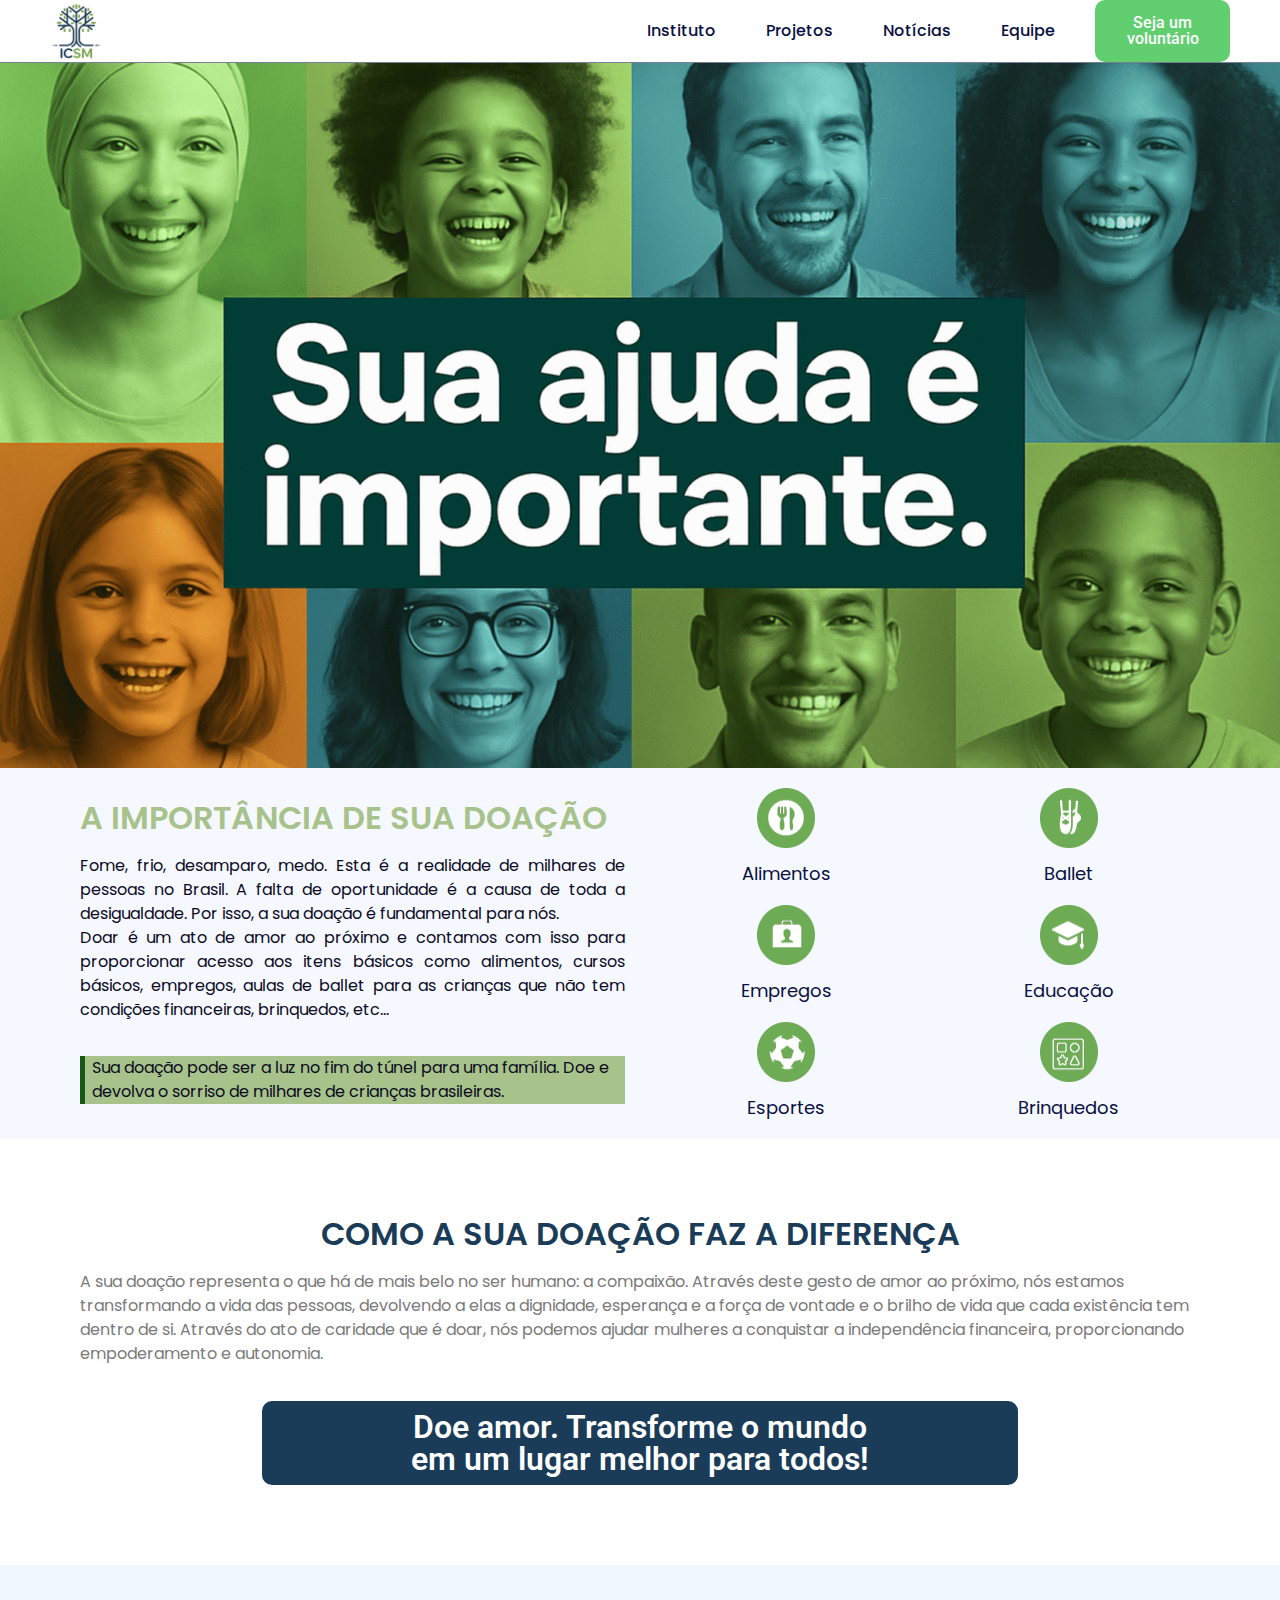
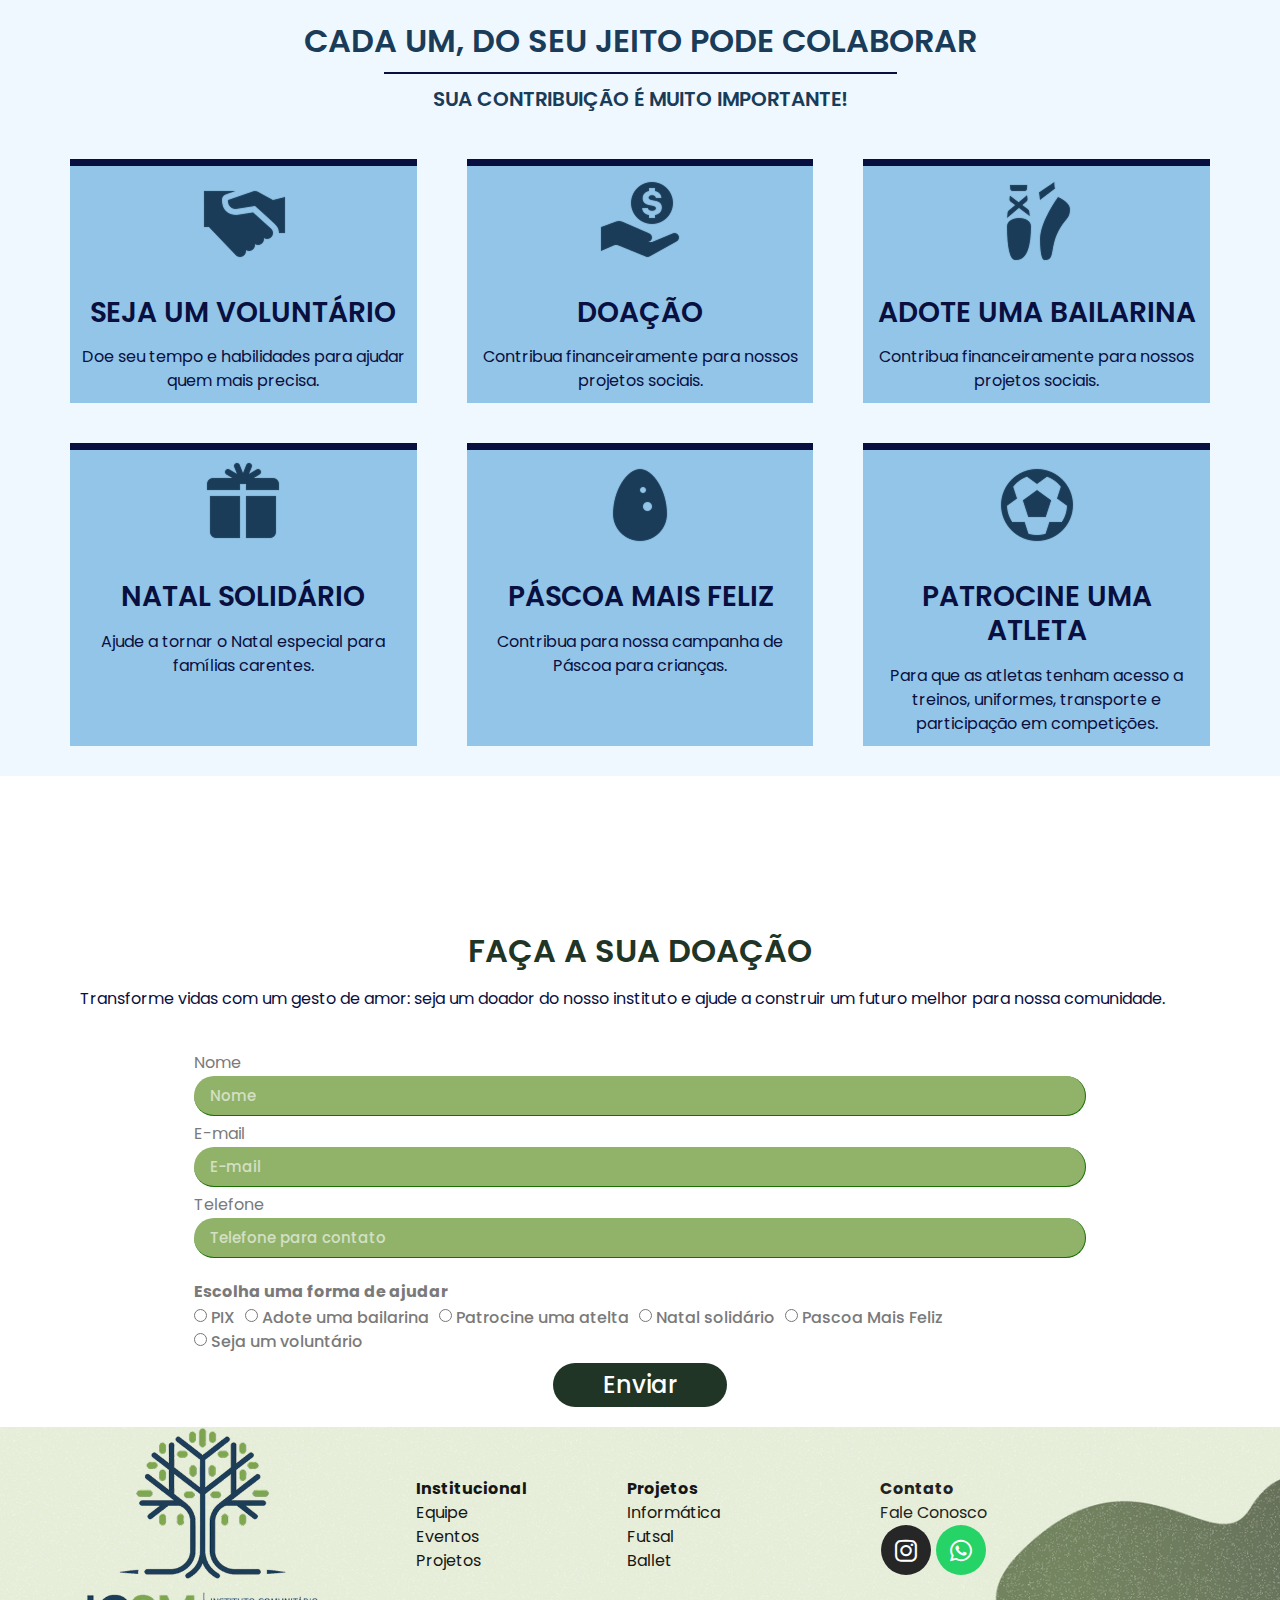
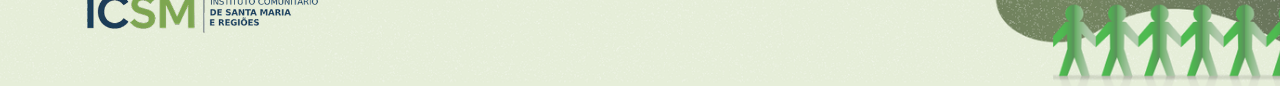
<file: SEJA DOADOR/index.html>
<!DOCTYPE html><html lang="pt-BR"><head>
	<meta charset="UTF-8">
	<meta name="viewport" content="width=device-width, initial-scale=1">
	<link rel="profile" href="https://gmpg.org/xfn/11">
	<title>Seja um Doador  Instituto Comunitário de Santa Maria e Regiões</title>
<meta name="robots" content="max-image-preview:large">
	<style>img:is([sizes="auto" i], [sizes^="auto," i]) { contain-intrinsic-size: 3000px 1500px }</style>
	<link rel="alternate" type="application/rss+xml" title="Feed para Instituto Comunitário de Santa Maria e Regiões �" href="https://institutocsm.org/feed/">
<link rel="alternate" type="application/rss+xml" title="Feed de comentários para Instituto Comunitário de Santa Maria e Regiões �" href="https://institutocsm.org/comments/feed/">
<script>
window._wpemojiSettings = {"baseUrl":"https:\/\/s.w.org\/images\/core\/emoji\/15.1.0\/72x72\/","ext":".png","svgUrl":"https:\/\/s.w.org\/images\/core\/emoji\/15.1.0\/svg\/","svgExt":".svg","source":{"concatemoji":"https:\/\/institutocsm.org\/wp-includes\/js\/wp-emoji-release.min.js?ver=6.8.1"}};
/*! This file is auto-generated */
!function(i,n){var o,s,e;function c(e){try{var t={supportTests:e,timestamp:(new Date).valueOf()};sessionStorage.setItem(o,JSON.stringify(t))}catch(e){}}function p(e,t,n){e.clearRect(0,0,e.canvas.width,e.canvas.height),e.fillText(t,0,0);var t=new Uint32Array(e.getImageData(0,0,e.canvas.width,e.canvas.height).data),r=(e.clearRect(0,0,e.canvas.width,e.canvas.height),e.fillText(n,0,0),new Uint32Array(e.getImageData(0,0,e.canvas.width,e.canvas.height).data));return t.every(function(e,t){return e===r[t]})}function u(e,t,n){switch(t){case"flag":return n(e,"\ud83c\udff3\ufe0f\u200d\u26a7\ufe0f","\ud83c\udff3\ufe0f\u200b\u26a7\ufe0f")?!1:!n(e,"\ud83c\uddfa\ud83c\uddf3","\ud83c\uddfa\u200b\ud83c\uddf3")&&!n(e,"\ud83c\udff4\udb40\udc67\udb40\udc62\udb40\udc65\udb40\udc6e\udb40\udc67\udb40\udc7f","\ud83c\udff4\u200b\udb40\udc67\u200b\udb40\udc62\u200b\udb40\udc65\u200b\udb40\udc6e\u200b\udb40\udc67\u200b\udb40\udc7f");case"emoji":return!n(e,"\ud83d\udc26\u200d\ud83d\udd25","\ud83d\udc26\u200b\ud83d\udd25")}return!1}function f(e,t,n){var r="undefined"!=typeof WorkerGlobalScope&&self instanceof WorkerGlobalScope?new OffscreenCanvas(300,150):i.createElement("canvas"),a=r.getContext("2d",{willReadFrequently:!0}),o=(a.textBaseline="top",a.font="600 32px Arial",{});return e.forEach(function(e){o[e]=t(a,e,n)}),o}function t(e){var t=i.createElement("script");t.src=e,t.defer=!0,i.head.appendChild(t)}"undefined"!=typeof Promise&&(o="wpEmojiSettingsSupports",s=["flag","emoji"],n.supports={everything:!0,everythingExceptFlag:!0},e=new Promise(function(e){i.addEventListener("DOMContentLoaded",e,{once:!0})}),new Promise(function(t){var n=function(){try{var e=JSON.parse(sessionStorage.getItem(o));if("object"==typeof e&&"number"==typeof e.timestamp&&(new Date).valueOf()<e.timestamp+604800&&"object"==typeof e.supportTests)return e.supportTests}catch(e){}return null}();if(!n){if("undefined"!=typeof Worker&&"undefined"!=typeof OffscreenCanvas&&"undefined"!=typeof URL&&URL.createObjectURL&&"undefined"!=typeof Blob)try{var e="postMessage("+f.toString()+"("+[JSON.stringify(s),u.toString(),p.toString()].join(",")+"));",r=new Blob([e],{type:"text/javascript"}),a=new Worker(URL.createObjectURL(r),{name:"wpTestEmojiSupports"});return void(a.onmessage=function(e){c(n=e.data),a.terminate(),t(n)})}catch(e){}c(n=f(s,u,p))}t(n)}).then(function(e){for(var t in e)n.supports[t]=e[t],n.supports.everything=n.supports.everything&&n.supports[t],"flag"!==t&&(n.supports.everythingExceptFlag=n.supports.everythingExceptFlag&&n.supports[t]);n.supports.everythingExceptFlag=n.supports.everythingExceptFlag&&!n.supports.flag,n.DOMReady=!1,n.readyCallback=function(){n.DOMReady=!0}}).then(function(){return e}).then(function(){var e;n.supports.everything||(n.readyCallback(),(e=n.source||{}).concatemoji?t(e.concatemoji):e.wpemoji&&e.twemoji&&(t(e.twemoji),t(e.wpemoji)))}))}((window,document),window._wpemojiSettings);
</script>
<style id="wp-emoji-styles-inline-css">

	img.wp-smiley, img.emoji {
		display: inline !important;
		border: none !important;
		box-shadow: none !important;
		height: 1em !important;
		width: 1em !important;
		margin: 0 0.07em !important;
		vertical-align: -0.1em !important;
		background: none !important;
		padding: 0 !important;
	}
</style>
<link rel="stylesheet" id="bplugins-plyrio-css" href="css/h5vp.css" media="all">
<link rel="stylesheet" id="html5-player-video-style-css" href="css/frontend.css" media="all">
<link rel="stylesheet" id="html5-player-youtube-style-css" href="css/view.css" media="all">
<link rel="stylesheet" id="html5-player-vimeo-style-css" href="css/view.css" media="all">
<style id="joinchat-button-style-inline-css">
.wp-block-joinchat-button{border:none!important;text-align:center}.wp-block-joinchat-button figure{display:table;margin:0 auto;padding:0}.wp-block-joinchat-button figcaption{font:normal normal 400 .6em/2em var(--wp--preset--font-family--system-font,sans-serif);margin:0;padding:0}.wp-block-joinchat-button .joinchat-button__qr{background-color:#fff;border:6px solid #25d366;border-radius:30px;box-sizing:content-box;display:block;height:200px;margin:auto;overflow:hidden;padding:10px;width:200px}.wp-block-joinchat-button .joinchat-button__qr canvas,.wp-block-joinchat-button .joinchat-button__qr img{display:block;margin:auto}.wp-block-joinchat-button .joinchat-button__link{align-items:center;background-color:#25d366;border:6px solid #25d366;border-radius:30px;display:inline-flex;flex-flow:row nowrap;justify-content:center;line-height:1.25em;margin:0 auto;text-decoration:none}.wp-block-joinchat-button .joinchat-button__link:before{background:transparent var(--joinchat-ico) no-repeat center;background-size:100%;content:"";display:block;height:1.5em;margin:-.75em .75em -.75em 0;width:1.5em}.wp-block-joinchat-button figure+.joinchat-button__link{margin-top:10px}@media (orientation:landscape)and (min-height:481px),(orientation:portrait)and (min-width:481px){.wp-block-joinchat-button.joinchat-button--qr-only figure+.joinchat-button__link{display:none}}@media (max-width:480px),(orientation:landscape)and (max-height:480px){.wp-block-joinchat-button figure{display:none}}

</style>
<style id="global-styles-inline-css">
:root{--wp--preset--aspect-ratio--square: 1;--wp--preset--aspect-ratio--4-3: 4/3;--wp--preset--aspect-ratio--3-4: 3/4;--wp--preset--aspect-ratio--3-2: 3/2;--wp--preset--aspect-ratio--2-3: 2/3;--wp--preset--aspect-ratio--16-9: 16/9;--wp--preset--aspect-ratio--9-16: 9/16;--wp--preset--color--black: #000000;--wp--preset--color--cyan-bluish-gray: #abb8c3;--wp--preset--color--white: #ffffff;--wp--preset--color--pale-pink: #f78da7;--wp--preset--color--vivid-red: #cf2e2e;--wp--preset--color--luminous-vivid-orange: #ff6900;--wp--preset--color--luminous-vivid-amber: #fcb900;--wp--preset--color--light-green-cyan: #7bdcb5;--wp--preset--color--vivid-green-cyan: #00d084;--wp--preset--color--pale-cyan-blue: #8ed1fc;--wp--preset--color--vivid-cyan-blue: #0693e3;--wp--preset--color--vivid-purple: #9b51e0;--wp--preset--gradient--vivid-cyan-blue-to-vivid-purple: linear-gradient(135deg,rgba(6,147,227,1) 0%,rgb(155,81,224) 100%);--wp--preset--gradient--light-green-cyan-to-vivid-green-cyan: linear-gradient(135deg,rgb(122,220,180) 0%,rgb(0,208,130) 100%);--wp--preset--gradient--luminous-vivid-amber-to-luminous-vivid-orange: linear-gradient(135deg,rgba(252,185,0,1) 0%,rgba(255,105,0,1) 100%);--wp--preset--gradient--luminous-vivid-orange-to-vivid-red: linear-gradient(135deg,rgba(255,105,0,1) 0%,rgb(207,46,46) 100%);--wp--preset--gradient--very-light-gray-to-cyan-bluish-gray: linear-gradient(135deg,rgb(238,238,238) 0%,rgb(169,184,195) 100%);--wp--preset--gradient--cool-to-warm-spectrum: linear-gradient(135deg,rgb(74,234,220) 0%,rgb(151,120,209) 20%,rgb(207,42,186) 40%,rgb(238,44,130) 60%,rgb(251,105,98) 80%,rgb(254,248,76) 100%);--wp--preset--gradient--blush-light-purple: linear-gradient(135deg,rgb(255,206,236) 0%,rgb(152,150,240) 100%);--wp--preset--gradient--blush-bordeaux: linear-gradient(135deg,rgb(254,205,165) 0%,rgb(254,45,45) 50%,rgb(107,0,62) 100%);--wp--preset--gradient--luminous-dusk: linear-gradient(135deg,rgb(255,203,112) 0%,rgb(199,81,192) 50%,rgb(65,88,208) 100%);--wp--preset--gradient--pale-ocean: linear-gradient(135deg,rgb(255,245,203) 0%,rgb(182,227,212) 50%,rgb(51,167,181) 100%);--wp--preset--gradient--electric-grass: linear-gradient(135deg,rgb(202,248,128) 0%,rgb(113,206,126) 100%);--wp--preset--gradient--midnight: linear-gradient(135deg,rgb(2,3,129) 0%,rgb(40,116,252) 100%);--wp--preset--font-size--small: 13px;--wp--preset--font-size--medium: 20px;--wp--preset--font-size--large: 36px;--wp--preset--font-size--x-large: 42px;--wp--preset--spacing--20: 0.44rem;--wp--preset--spacing--30: 0.67rem;--wp--preset--spacing--40: 1rem;--wp--preset--spacing--50: 1.5rem;--wp--preset--spacing--60: 2.25rem;--wp--preset--spacing--70: 3.38rem;--wp--preset--spacing--80: 5.06rem;--wp--preset--shadow--natural: 6px 6px 9px rgba(0, 0, 0, 0.2);--wp--preset--shadow--deep: 12px 12px 50px rgba(0, 0, 0, 0.4);--wp--preset--shadow--sharp: 6px 6px 0px rgba(0, 0, 0, 0.2);--wp--preset--shadow--outlined: 6px 6px 0px -3px rgba(255, 255, 255, 1), 6px 6px rgba(0, 0, 0, 1);--wp--preset--shadow--crisp: 6px 6px 0px rgba(0, 0, 0, 1);}:root { --wp--style--global--content-size: 800px;--wp--style--global--wide-size: 1200px; }:where(body) { margin: 0; }.wp-site-blocks > .alignleft { float: left; margin-right: 2em; }.wp-site-blocks > .alignright { float: right; margin-left: 2em; }.wp-site-blocks > .aligncenter { justify-content: center; margin-left: auto; margin-right: auto; }:where(.wp-site-blocks) > * { margin-block-start: 24px; margin-block-end: 0; }:where(.wp-site-blocks) > :first-child { margin-block-start: 0; }:where(.wp-site-blocks) > :last-child { margin-block-end: 0; }:root { --wp--style--block-gap: 24px; }:root :where(.is-layout-flow) > :first-child{margin-block-start: 0;}:root :where(.is-layout-flow) > :last-child{margin-block-end: 0;}:root :where(.is-layout-flow) > *{margin-block-start: 24px;margin-block-end: 0;}:root :where(.is-layout-constrained) > :first-child{margin-block-start: 0;}:root :where(.is-layout-constrained) > :last-child{margin-block-end: 0;}:root :where(.is-layout-constrained) > *{margin-block-start: 24px;margin-block-end: 0;}:root :where(.is-layout-flex){gap: 24px;}:root :where(.is-layout-grid){gap: 24px;}.is-layout-flow > .alignleft{float: left;margin-inline-start: 0;margin-inline-end: 2em;}.is-layout-flow > .alignright{float: right;margin-inline-start: 2em;margin-inline-end: 0;}.is-layout-flow > .aligncenter{margin-left: auto !important;margin-right: auto !important;}.is-layout-constrained > .alignleft{float: left;margin-inline-start: 0;margin-inline-end: 2em;}.is-layout-constrained > .alignright{float: right;margin-inline-start: 2em;margin-inline-end: 0;}.is-layout-constrained > .aligncenter{margin-left: auto !important;margin-right: auto !important;}.is-layout-constrained > :where(:not(.alignleft):not(.alignright):not(.alignfull)){max-width: var(--wp--style--global--content-size);margin-left: auto !important;margin-right: auto !important;}.is-layout-constrained > .alignwide{max-width: var(--wp--style--global--wide-size);}body .is-layout-flex{display: flex;}.is-layout-flex{flex-wrap: wrap;align-items: center;}.is-layout-flex > :is(*, div){margin: 0;}body .is-layout-grid{display: grid;}.is-layout-grid > :is(*, div){margin: 0;}body{padding-top: 0px;padding-right: 0px;padding-bottom: 0px;padding-left: 0px;}a:where(:not(.wp-element-button)){text-decoration: underline;}:root :where(.wp-element-button, .wp-block-button__link){background-color: #32373c;border-width: 0;color: #fff;font-family: inherit;font-size: inherit;line-height: inherit;padding: calc(0.667em + 2px) calc(1.333em + 2px);text-decoration: none;}.has-black-color{color: var(--wp--preset--color--black) !important;}.has-cyan-bluish-gray-color{color: var(--wp--preset--color--cyan-bluish-gray) !important;}.has-white-color{color: var(--wp--preset--color--white) !important;}.has-pale-pink-color{color: var(--wp--preset--color--pale-pink) !important;}.has-vivid-red-color{color: var(--wp--preset--color--vivid-red) !important;}.has-luminous-vivid-orange-color{color: var(--wp--preset--color--luminous-vivid-orange) !important;}.has-luminous-vivid-amber-color{color: var(--wp--preset--color--luminous-vivid-amber) !important;}.has-light-green-cyan-color{color: var(--wp--preset--color--light-green-cyan) !important;}.has-vivid-green-cyan-color{color: var(--wp--preset--color--vivid-green-cyan) !important;}.has-pale-cyan-blue-color{color: var(--wp--preset--color--pale-cyan-blue) !important;}.has-vivid-cyan-blue-color{color: var(--wp--preset--color--vivid-cyan-blue) !important;}.has-vivid-purple-color{color: var(--wp--preset--color--vivid-purple) !important;}.has-black-background-color{background-color: var(--wp--preset--color--black) !important;}.has-cyan-bluish-gray-background-color{background-color: var(--wp--preset--color--cyan-bluish-gray) !important;}.has-white-background-color{background-color: var(--wp--preset--color--white) !important;}.has-pale-pink-background-color{background-color: var(--wp--preset--color--pale-pink) !important;}.has-vivid-red-background-color{background-color: var(--wp--preset--color--vivid-red) !important;}.has-luminous-vivid-orange-background-color{background-color: var(--wp--preset--color--luminous-vivid-orange) !important;}.has-luminous-vivid-amber-background-color{background-color: var(--wp--preset--color--luminous-vivid-amber) !important;}.has-light-green-cyan-background-color{background-color: var(--wp--preset--color--light-green-cyan) !important;}.has-vivid-green-cyan-background-color{background-color: var(--wp--preset--color--vivid-green-cyan) !important;}.has-pale-cyan-blue-background-color{background-color: var(--wp--preset--color--pale-cyan-blue) !important;}.has-vivid-cyan-blue-background-color{background-color: var(--wp--preset--color--vivid-cyan-blue) !important;}.has-vivid-purple-background-color{background-color: var(--wp--preset--color--vivid-purple) !important;}.has-black-border-color{border-color: var(--wp--preset--color--black) !important;}.has-cyan-bluish-gray-border-color{border-color: var(--wp--preset--color--cyan-bluish-gray) !important;}.has-white-border-color{border-color: var(--wp--preset--color--white) !important;}.has-pale-pink-border-color{border-color: var(--wp--preset--color--pale-pink) !important;}.has-vivid-red-border-color{border-color: var(--wp--preset--color--vivid-red) !important;}.has-luminous-vivid-orange-border-color{border-color: var(--wp--preset--color--luminous-vivid-orange) !important;}.has-luminous-vivid-amber-border-color{border-color: var(--wp--preset--color--luminous-vivid-amber) !important;}.has-light-green-cyan-border-color{border-color: var(--wp--preset--color--light-green-cyan) !important;}.has-vivid-green-cyan-border-color{border-color: var(--wp--preset--color--vivid-green-cyan) !important;}.has-pale-cyan-blue-border-color{border-color: var(--wp--preset--color--pale-cyan-blue) !important;}.has-vivid-cyan-blue-border-color{border-color: var(--wp--preset--color--vivid-cyan-blue) !important;}.has-vivid-purple-border-color{border-color: var(--wp--preset--color--vivid-purple) !important;}.has-vivid-cyan-blue-to-vivid-purple-gradient-background{background: var(--wp--preset--gradient--vivid-cyan-blue-to-vivid-purple) !important;}.has-light-green-cyan-to-vivid-green-cyan-gradient-background{background: var(--wp--preset--gradient--light-green-cyan-to-vivid-green-cyan) !important;}.has-luminous-vivid-amber-to-luminous-vivid-orange-gradient-background{background: var(--wp--preset--gradient--luminous-vivid-amber-to-luminous-vivid-orange) !important;}.has-luminous-vivid-orange-to-vivid-red-gradient-background{background: var(--wp--preset--gradient--luminous-vivid-orange-to-vivid-red) !important;}.has-very-light-gray-to-cyan-bluish-gray-gradient-background{background: var(--wp--preset--gradient--very-light-gray-to-cyan-bluish-gray) !important;}.has-cool-to-warm-spectrum-gradient-background{background: var(--wp--preset--gradient--cool-to-warm-spectrum) !important;}.has-blush-light-purple-gradient-background{background: var(--wp--preset--gradient--blush-light-purple) !important;}.has-blush-bordeaux-gradient-background{background: var(--wp--preset--gradient--blush-bordeaux) !important;}.has-luminous-dusk-gradient-background{background: var(--wp--preset--gradient--luminous-dusk) !important;}.has-pale-ocean-gradient-background{background: var(--wp--preset--gradient--pale-ocean) !important;}.has-electric-grass-gradient-background{background: var(--wp--preset--gradient--electric-grass) !important;}.has-midnight-gradient-background{background: var(--wp--preset--gradient--midnight) !important;}.has-small-font-size{font-size: var(--wp--preset--font-size--small) !important;}.has-medium-font-size{font-size: var(--wp--preset--font-size--medium) !important;}.has-large-font-size{font-size: var(--wp--preset--font-size--large) !important;}.has-x-large-font-size{font-size: var(--wp--preset--font-size--x-large) !important;}
:root :where(.wp-block-pullquote){font-size: 1.5em;line-height: 1.6;}
</style>
<link rel="stylesheet" id="hello-elementor-css" href="css/reset.css" media="all">
<link rel="stylesheet" id="hello-elementor-theme-style-css" href="css/theme.css" media="all">
<link rel="stylesheet" id="hello-elementor-header-footer-css" href="css/header-footer.css" media="all">
<link rel="stylesheet" id="elementor-frontend-css" href="css/frontend.min.css" media="all">
<link rel="stylesheet" id="elementor-post-635-css" href="css/post-635.css" media="all">
<link rel="stylesheet" id="widget-image-css" href="css/widget-image.min.css" media="all">
<link rel="stylesheet" id="widget-icon-list-css" href="css/widget-icon-list.min.css" media="all">
<link rel="stylesheet" id="e-sticky-css" href="css/sticky.min.css" media="all">
<link rel="stylesheet" id="widget-social-icons-css" href="css/widget-social-icons.min.css" media="all">
<link rel="stylesheet" id="e-apple-webkit-css" href="css/apple-webkit.min.css" media="all">
<link rel="stylesheet" id="jet-elements-css" href="css/jet-elements.css" media="all">
<link rel="stylesheet" id="jet-elements-skin-css" href="css/jet-elements-skin.css" media="all">
<link rel="stylesheet" id="elementor-icons-css" href="css/elementor-icons.min.css" media="all">
<link rel="stylesheet" id="widget-heading-css" href="css/widget-heading.min.css" media="all">
<link rel="stylesheet" id="widget-image-box-css" href="css/widget-image-box.min.css" media="all">
<link rel="stylesheet" id="widget-spacer-css" href="css/widget-spacer.min.css" media="all">
<link rel="stylesheet" id="widget-divider-css" href="css/widget-divider.min.css" media="all">
<link rel="stylesheet" id="widget-form-css" href="css/widget-form.min.css" media="all">
<link rel="stylesheet" id="elementor-post-1564-css" href="css/post-1564.css" media="all">
<link rel="stylesheet" id="elementor-post-1646-css" href="css/post-1646.css" media="all">
<link rel="stylesheet" id="elementor-post-1657-css" href="css/post-1657.css" media="all">
<link rel="stylesheet" id="skb-cife-brands_icon-css" href="css/icomoon_brands.css" media="all">
<link rel="stylesheet" id="skb-cife-devicons_icon-css" href="css/devicons.min.css" media="all">
<link rel="stylesheet" id="skb-cife-elegant_icon-css" href="css/elegant.css" media="all">
<link rel="stylesheet" id="skb-cife-elusive_icon-css" href="css/elusive-icons.min.css" media="all">
<link rel="stylesheet" id="skb-cife-icofont_icon-css" href="css/icofont.min.css" media="all">
<link rel="stylesheet" id="skb-cife-icomoon_icon-css" href="css/icomoon.css" media="all">
<link rel="stylesheet" id="skb-cife-iconic_icon-css" href="css/iconic.css" media="all">
<link rel="stylesheet" id="skb-cife-ion_icon-css" href="css/ionicons.min.css" media="all">
<link rel="stylesheet" id="skb-cife-linearicons_icon-css" href="css/linearicons.css" media="all">
<link rel="stylesheet" id="skb-cife-lineawesome_icon-css" href="css/line-awesome.min.css" media="all">
<link rel="stylesheet" id="skb-cife-line_icon-css" href="css/lineicons.css" media="all">
<link rel="stylesheet" id="skb-cife-materialdesign_icon-css" href="css/materialdesignicons.min.css" media="all">
<link rel="stylesheet" id="skb-cife-open_iconic-css" href="css/open-iconic.css" media="all">
<link rel="stylesheet" id="skb-cife-simpleline_icon-css" href="css/simple-line-icons.css" media="all">
<link rel="stylesheet" id="skb-cife-themify_icon-css" href="css/themify.css" media="all">
<link rel="stylesheet" id="elementor-gf-local-roboto-css" href="css/roboto.css" media="all">
<link rel="stylesheet" id="elementor-gf-local-robotoslab-css" href="css/robotoslab.css" media="all">
<link rel="stylesheet" id="elementor-gf-local-poppins-css" href="css/poppins.css" media="all">
<link rel="stylesheet" id="elementor-icons-shared-0-css" href="css/fontawesome.min.css" media="all">
<link rel="stylesheet" id="elementor-icons-fa-brands-css" href="css/brands.min.css" media="all">
<script src="js/jquery.min.js" id="jquery-core-js"></script>
<script src="js/jquery-migrate.min.js" id="jquery-migrate-js"></script>
<link rel="https://api.w.org/" href="https://institutocsm.org/wp-json/"><link rel="alternate" title="JSON" type="application/json" href="https://institutocsm.org/wp-json/wp/v2/pages/1564"><link rel="EditURI" type="application/rsd+xml" title="RSD" href="https://institutocsm.org/xmlrpc.php?rsd">
<meta name="generator" content="WordPress 6.8.1">
<link rel="canonical" href="https://institutocsm.org/seja-um-doador/">
<link rel="shortlink" href="https://institutocsm.org/?p=1564">
<link rel="alternate" title="oEmbed (JSON)" type="application/json+oembed" href="https://institutocsm.org/wp-json/oembed/1.0/embed?url=https%3A%2F%2Finstitutocsm.org%2Fseja-um-doador%2F">
<link rel="alternate" title="oEmbed (XML)" type="text/xml+oembed" href="https://institutocsm.org/wp-json/oembed/1.0/embed?url=https%3A%2F%2Finstitutocsm.org%2Fseja-um-doador%2F&format=xml">
 <style> #h5vpQuickPlayer { width: 100%; max-width: 100%; margin: 0 auto; } </style> <meta name="generator" content="Elementor 3.29.2; features: additional_custom_breakpoints, e_local_google_fonts; settings: css_print_method-external, google_font-enabled, font_display-swap">
			<style>
				.e-con.e-parent:nth-of-type(n+4):not(.e-lazyloaded):not(.e-no-lazyload),
				.e-con.e-parent:nth-of-type(n+4):not(.e-lazyloaded):not(.e-no-lazyload) * {
					background-image: none !important;
				}
				@media screen and (max-height: 1024px) {
					.e-con.e-parent:nth-of-type(n+3):not(.e-lazyloaded):not(.e-no-lazyload),
					.e-con.e-parent:nth-of-type(n+3):not(.e-lazyloaded):not(.e-no-lazyload) * {
						background-image: none !important;
					}
				}
				@media screen and (max-height: 640px) {
					.e-con.e-parent:nth-of-type(n+2):not(.e-lazyloaded):not(.e-no-lazyload),
					.e-con.e-parent:nth-of-type(n+2):not(.e-lazyloaded):not(.e-no-lazyload) * {
						background-image: none !important;
					}
				}
			</style>
			<link rel="icon" href="images/cropped-topo_2-32x32.png" sizes="32x32">
<link rel="icon" href="images/cropped-topo_2-192x192.png" sizes="192x192">
<link rel="apple-touch-icon" href="images/cropped-topo_2-180x180.png">
<meta name="msapplication-TileImage" content="https://institutocsm.org/wp-content/uploads/2022/02/cropped-topo_2-270x270.png">
</head>
<body class="wp-singular page-template-default page page-id-1564 wp-custom-logo wp-embed-responsive wp-theme-hello-elementor hello-elementor-default elementor-default elementor-kit-635 elementor-page elementor-page-1564">


<a class="skip-link screen-reader-text" href="#content">Ir para o conteúdo</a>

		<div data-elementor-type="header" data-elementor-id="1646" class="elementor elementor-1646 elementor-location-header" data-elementor-post-type="elementor_library">
			<div class="elementor-element elementor-element-85efb80 e-con-full e-flex e-con e-parent" data-id="85efb80" data-element_type="container" data-settings="{" background_background":"classic","jet_parallax_layout_list":[],"sticky":"top","sticky_on":["desktop","tablet","mobile"],"sticky_offset":0,"sticky_effects_offset":0,"sticky_anchor_link_offset":0}"="">
		<div class="elementor-element elementor-element-59fa2f0 e-con-full e-flex e-con e-child" data-id="59fa2f0" data-element_type="container" data-settings="{" jet_parallax_layout_list":[]}"="">
				<div class="elementor-element elementor-element-0f1af5d elementor-widget__width-initial elementor-widget elementor-widget-image" data-id="0f1af5d" data-element_type="widget" data-widget_type="image.default">
				<div class="elementor-widget-container">
																<a href="https://institutocsm.org/">
							<img fetchpriority="high" width="800" height="908" src="images/logo-short-902x1024.png" class="attachment-large size-large wp-image-1653" alt="" srcset="images/logo-short-902x1024.png 902w, images/logo-short-264x300.png 264w, images/logo-short-768x872.png 768w, images/logo-short.png 943w" sizes="(max-width: 800px) 100vw, 800px">								</a>
															</div>
				</div>
				<div class="elementor-element elementor-element-e301302 elementor-icon-list--layout-inline elementor-align-right elementor-list-item-link-full_width elementor-widget elementor-widget-icon-list" data-id="e301302" data-element_type="widget" data-widget_type="icon-list.default">
				<div class="elementor-widget-container">
							<ul class="elementor-icon-list-items elementor-inline-items">
							<li class="elementor-icon-list-item elementor-inline-item">
											<a href="https://institutocsm.org/icsm-e-historia-atualizado/">

											<span class="elementor-icon-list-text">Instituto</span>
											</a>
									</li>
								<li class="elementor-icon-list-item elementor-inline-item">
											<a href="https://institutocsm.org/sobre-o-projeto-2/">

											<span class="elementor-icon-list-text">Projetos</span>
											</a>
									</li>
								<li class="elementor-icon-list-item elementor-inline-item">
											<a href="https://institutocsm.org/fique-alerta/">

											<span class="elementor-icon-list-text">Notícias</span>
											</a>
									</li>
								<li class="elementor-icon-list-item elementor-inline-item">
											<a href="https://institutocsm.org/equipe-tecnica/">

											<span class="elementor-icon-list-text">Equipe</span>
											</a>
									</li>
						</ul>
						</div>
				</div>
				</div>
				<div class="elementor-element elementor-element-2531cf3 elementor-align-justify elementor-widget__width-initial elementor-widget elementor-widget-button" data-id="2531cf3" data-element_type="widget" data-widget_type="button.default">
				<div class="elementor-widget-container">
									<div class="elementor-button-wrapper">
					<a class="elementor-button elementor-button-link elementor-size-sm" href="https://institutocsm.org/seja-voluntario/">
						<span class="elementor-button-content-wrapper">
									<span class="elementor-button-text">Seja um voluntário</span>
					</span>
					</a>
				</div>
								</div>
				</div>
				</div>
				</div>
		
<main id="content" class="site-main post-1564 page type-page status-publish hentry">

	
	<div class="page-content">
				<div data-elementor-type="wp-page" data-elementor-id="1564" class="elementor elementor-1564" data-elementor-post-type="page">
				<div class="elementor-element elementor-element-1e620d8 e-con-full e-flex e-con e-parent" data-id="1e620d8" data-element_type="container" data-settings="{" background_background":"classic","jet_parallax_layout_list":[]}"="">
				<div class="elementor-element elementor-element-2277726 elementor-widget__width-inherit elementor-widget elementor-widget-image" data-id="2277726" data-element_type="widget" data-widget_type="image.default">
				<div class="elementor-widget-container">
															<img decoding="async" width="1938" height="1068" src="images/Slice-9-1.png" class="attachment-full size-full wp-image-1784" alt="" srcset="images/Slice-9-1.png 1938w, images/Slice-9-1-300x165.png 300w, images/Slice-9-1-1024x564.png 1024w, images/Slice-9-1-768x423.png 768w, images/Slice-9-1-1536x846.png 1536w" sizes="(max-width: 1938px) 100vw, 1938px">															</div>
				</div>
				</div>
		<div class="elementor-element elementor-element-e112528 e-flex e-con-boxed e-con e-parent" data-id="e112528" data-element_type="container" data-settings="{" background_background":"classic","jet_parallax_layout_list":[]}"="">
					<div class="e-con-inner">
		<div class="elementor-element elementor-element-a0c4d1d e-con-full e-flex e-con e-child" data-id="a0c4d1d" data-element_type="container" data-settings="{" jet_parallax_layout_list":[]}"="">
				<div class="elementor-element elementor-element-b96859f elementor-widget elementor-widget-heading" data-id="b96859f" data-element_type="widget" data-widget_type="heading.default">
				<div class="elementor-widget-container">
					<h2 class="elementor-heading-title elementor-size-default">A IMPORTÂNCIA DE SUA DOAÇÃO</h2>				</div>
				</div>
				<div class="elementor-element elementor-element-2d34406 elementor-widget elementor-widget-text-editor" data-id="2d34406" data-element_type="widget" data-widget_type="text-editor.default">
				<div class="elementor-widget-container">
									<p>Fome, frio, desamparo, medo. Esta é a realidade de milhares de pessoas no Brasil. A falta de oportunidade é a causa de toda a desigualdade. Por isso, a sua doação é fundamental para nós.<br>Doar é um ato de amor ao próximo e contamos com isso para proporcionar acesso aos itens básicos como alimentos, cursos básicos, empregos, aulas de ballet para as crianças que não tem condições financeiras, brinquedos, etc…</p>								</div>
				</div>
				<div class="elementor-element elementor-element-83694a2 elementor-widget elementor-widget-text-editor" data-id="83694a2" data-element_type="widget" data-widget_type="text-editor.default">
				<div class="elementor-widget-container">
									Sua doação pode ser a luz no fim do túnel para uma família. Doe e  devolva o sorriso de milhares de crianças brasileiras.								</div>
				</div>
				</div>
		<div class="elementor-element elementor-element-1923bb6 e-con-full e-grid e-con e-child" data-id="1923bb6" data-element_type="container" data-settings="{" jet_parallax_layout_list":[]}"="">
				<div class="elementor-element elementor-element-0499eb9 elementor-position-top elementor-widget elementor-widget-image-box" data-id="0499eb9" data-element_type="widget" data-widget_type="image-box.default">
				<div class="elementor-widget-container">
					<div class="elementor-image-box-wrapper"><figure class="elementor-image-box-img"><img decoding="async" width="116" height="121" src="images/Group-1000002345.png" class="attachment-full size-full wp-image-1570" alt=""></figure><div class="elementor-image-box-content"><h3 class="elementor-image-box-title">Alimentos</h3></div></div>				</div>
				</div>
				<div class="elementor-element elementor-element-705a389 elementor-position-top elementor-widget elementor-widget-image-box" data-id="705a389" data-element_type="widget" data-widget_type="image-box.default">
				<div class="elementor-widget-container">
					<div class="elementor-image-box-wrapper"><figure class="elementor-image-box-img"><img loading="lazy" decoding="async" width="116" height="121" src="images/Group-1000002346.png" class="attachment-full size-full wp-image-1571" alt=""></figure><div class="elementor-image-box-content"><h3 class="elementor-image-box-title">Ballet</h3></div></div>				</div>
				</div>
				<div class="elementor-element elementor-element-bedad41 elementor-position-top elementor-widget elementor-widget-image-box" data-id="bedad41" data-element_type="widget" data-widget_type="image-box.default">
				<div class="elementor-widget-container">
					<div class="elementor-image-box-wrapper"><figure class="elementor-image-box-img"><img loading="lazy" decoding="async" width="116" height="121" src="images/Group-1000002351.png" class="attachment-full size-full wp-image-1572" alt=""></figure><div class="elementor-image-box-content"><h3 class="elementor-image-box-title">Empregos</h3></div></div>				</div>
				</div>
				<div class="elementor-element elementor-element-d085c6c elementor-position-top elementor-widget elementor-widget-image-box" data-id="d085c6c" data-element_type="widget" data-widget_type="image-box.default">
				<div class="elementor-widget-container">
					<div class="elementor-image-box-wrapper"><figure class="elementor-image-box-img"><img loading="lazy" decoding="async" width="116" height="121" src="images/Group-1000002348.png" class="attachment-full size-full wp-image-1573" alt=""></figure><div class="elementor-image-box-content"><h3 class="elementor-image-box-title">Educação</h3></div></div>				</div>
				</div>
				<div class="elementor-element elementor-element-76b28ea elementor-position-top elementor-widget elementor-widget-image-box" data-id="76b28ea" data-element_type="widget" data-widget_type="image-box.default">
				<div class="elementor-widget-container">
					<div class="elementor-image-box-wrapper"><figure class="elementor-image-box-img"><img loading="lazy" decoding="async" width="116" height="121" src="images/Group-1000002349.png" class="attachment-full size-full wp-image-1575" alt=""></figure><div class="elementor-image-box-content"><h3 class="elementor-image-box-title">Esportes</h3></div></div>				</div>
				</div>
				<div class="elementor-element elementor-element-7f18d06 elementor-position-top elementor-widget elementor-widget-image-box" data-id="7f18d06" data-element_type="widget" data-widget_type="image-box.default">
				<div class="elementor-widget-container">
					<div class="elementor-image-box-wrapper"><figure class="elementor-image-box-img"><img loading="lazy" decoding="async" width="116" height="121" src="images/Group-1000002350.png" class="attachment-full size-full wp-image-1576" alt=""></figure><div class="elementor-image-box-content"><h3 class="elementor-image-box-title">Brinquedos</h3></div></div>				</div>
				</div>
				</div>
					</div>
				</div>
				<section class="elementor-section elementor-top-section elementor-element elementor-element-772734b elementor-section-boxed elementor-section-height-default elementor-section-height-default" data-id="772734b" data-element_type="section" data-settings="{" jet_parallax_layout_list":[]}"="">
						<div class="elementor-container elementor-column-gap-default">
					<div class="elementor-column elementor-col-100 elementor-top-column elementor-element elementor-element-bd1d84d" data-id="bd1d84d" data-element_type="column">
			<div class="elementor-widget-wrap elementor-element-populated">
						<div class="elementor-element elementor-element-61a2880 elementor-widget elementor-widget-spacer" data-id="61a2880" data-element_type="widget" data-widget_type="spacer.default">
				<div class="elementor-widget-container">
							<div class="elementor-spacer">
			<div class="elementor-spacer-inner"></div>
		</div>
						</div>
				</div>
					</div>
		</div>
					</div>
		</section>
				<section class="elementor-section elementor-top-section elementor-element elementor-element-a12e453 elementor-section-boxed elementor-section-height-default elementor-section-height-default" data-id="a12e453" data-element_type="section" data-settings="{" jet_parallax_layout_list":[]}"="">
						<div class="elementor-container elementor-column-gap-default">
					<div class="elementor-column elementor-col-100 elementor-top-column elementor-element elementor-element-ac5e08a" data-id="ac5e08a" data-element_type="column">
			<div class="elementor-widget-wrap elementor-element-populated">
						<div class="elementor-element elementor-element-ae93cee elementor-widget elementor-widget-heading" data-id="ae93cee" data-element_type="widget" data-widget_type="heading.default">
				<div class="elementor-widget-container">
					<h2 class="elementor-heading-title elementor-size-default">COMO A SUA DOAÇÃO FAZ A DIFERENÇA</h2>				</div>
				</div>
					</div>
		</div>
					</div>
		</section>
				<section class="elementor-section elementor-top-section elementor-element elementor-element-cddd1d2 elementor-section-boxed elementor-section-height-default elementor-section-height-default" data-id="cddd1d2" data-element_type="section" data-settings="{" jet_parallax_layout_list":[]}"="">
						<div class="elementor-container elementor-column-gap-default">
					<div class="elementor-column elementor-col-100 elementor-top-column elementor-element elementor-element-846e296" data-id="846e296" data-element_type="column">
			<div class="elementor-widget-wrap elementor-element-populated">
						<div class="elementor-element elementor-element-d27313d elementor-widget elementor-widget-text-editor" data-id="d27313d" data-element_type="widget" data-widget_type="text-editor.default">
				<div class="elementor-widget-container">
									<p>A sua doação representa o que há de mais belo no ser humano: a compaixão. Através deste gesto de amor ao próximo, nós estamos transformando a vida das pessoas, devolvendo a elas a dignidade, esperança e a força de vontade e o brilho de vida que cada existência tem dentro de si. Através do ato de caridade que é doar, nós podemos ajudar mulheres a conquistar a independência financeira, proporcionando empoderamento e autonomia.</p>								</div>
				</div>
					</div>
		</div>
					</div>
		</section>
		<div class="elementor-element elementor-element-9e69672 e-flex e-con-boxed e-con e-parent" data-id="9e69672" data-element_type="container" data-settings="{" jet_parallax_layout_list":[]}"="">
					<div class="e-con-inner">
		<div class="elementor-element elementor-element-3828eec e-con-full e-flex e-con e-child" data-id="3828eec" data-element_type="container" data-settings="{" background_background":"classic","jet_parallax_layout_list":[]}"="">
				<div class="elementor-element elementor-element-c8e37cd elementor-widget elementor-widget-heading" data-id="c8e37cd" data-element_type="widget" data-widget_type="heading.default">
				<div class="elementor-widget-container">
					<h2 class="elementor-heading-title elementor-size-default">Doe amor. Transforme o mundo <br>em um lugar melhor para todos!</h2>				</div>
				</div>
				</div>
					</div>
				</div>
				<section class="elementor-section elementor-top-section elementor-element elementor-element-c87f3c1 elementor-section-boxed elementor-section-height-default elementor-section-height-default" data-id="c87f3c1" data-element_type="section" data-settings="{" jet_parallax_layout_list":[]}"="">
						<div class="elementor-container elementor-column-gap-default">
					<div class="elementor-column elementor-col-100 elementor-top-column elementor-element elementor-element-5ed2bd3" data-id="5ed2bd3" data-element_type="column">
			<div class="elementor-widget-wrap elementor-element-populated">
						<div class="elementor-element elementor-element-2e92c35 elementor-widget elementor-widget-spacer" data-id="2e92c35" data-element_type="widget" data-widget_type="spacer.default">
				<div class="elementor-widget-container">
							<div class="elementor-spacer">
			<div class="elementor-spacer-inner"></div>
		</div>
						</div>
				</div>
					</div>
		</div>
					</div>
		</section>
		<div class="elementor-element elementor-element-a8b3477 e-flex e-con-boxed e-con e-parent" data-id="a8b3477" data-element_type="container" data-settings="{" background_background":"classic","jet_parallax_layout_list":[]}"="">
					<div class="e-con-inner">
		<div class="elementor-element elementor-element-e45ad69 e-con-full e-flex e-con e-child" data-id="e45ad69" data-element_type="container" data-settings="{" jet_parallax_layout_list":[]}"="">
				<div class="elementor-element elementor-element-0176dfd elementor-widget elementor-widget-heading" data-id="0176dfd" data-element_type="widget" data-widget_type="heading.default">
				<div class="elementor-widget-container">
					<h2 class="elementor-heading-title elementor-size-default">CADA UM, DO SEU JEITO PODE COLABORAR</h2>				</div>
				</div>
				<div class="elementor-element elementor-element-6a8b4a4 elementor-widget__width-initial elementor-widget-divider--view-line elementor-widget elementor-widget-divider" data-id="6a8b4a4" data-element_type="widget" data-widget_type="divider.default">
				<div class="elementor-widget-container">
							<div class="elementor-divider">
			<span class="elementor-divider-separator">
						</span>
		</div>
						</div>
				</div>
				<div class="elementor-element elementor-element-35a074e elementor-widget elementor-widget-heading" data-id="35a074e" data-element_type="widget" data-widget_type="heading.default">
				<div class="elementor-widget-container">
					<h2 class="elementor-heading-title elementor-size-default">SUA CONTRIBUIÇÃO É MUITO IMPORTANTE!</h2>				</div>
				</div>
				</div>
					</div>
				</div>
		<div class="elementor-element elementor-element-54b32dd e-flex e-con-boxed e-con e-parent" data-id="54b32dd" data-element_type="container" data-settings="{" background_background":"classic","jet_parallax_layout_list":[]}"="">
					<div class="e-con-inner">
		<div class="elementor-element elementor-element-aa6e088 e-con-full e-flex e-con e-child" data-id="aa6e088" data-element_type="container" data-settings="{" background_background":"classic","jet_parallax_layout_list":[]}"="">
				<div class="elementor-element elementor-element-a6e158b elementor-position-top elementor-widget elementor-widget-image-box" data-id="a6e158b" data-element_type="widget" data-widget_type="image-box.default">
				<div class="elementor-widget-container">
					<div class="elementor-image-box-wrapper"><figure class="elementor-image-box-img"><img loading="lazy" decoding="async" width="90" height="90" src="images/Handshake.png" class="attachment-full size-full wp-image-1577" alt=""></figure><div class="elementor-image-box-content"><h3 class="elementor-image-box-title">SEJA UM VOLUNTÁRIO</h3><p class="elementor-image-box-description">Doe seu tempo e habilidades para ajudar quem mais precisa.​</p></div></div>				</div>
				</div>
				</div>
		<div class="elementor-element elementor-element-b230597 e-con-full e-flex e-con e-child" data-id="b230597" data-element_type="container" data-settings="{" background_background":"classic","jet_parallax_layout_list":[]}"="">
				<div class="elementor-element elementor-element-a51c2f6 elementor-position-top elementor-widget elementor-widget-image-box" data-id="a51c2f6" data-element_type="widget" data-widget_type="image-box.default">
				<div class="elementor-widget-container">
					<div class="elementor-image-box-wrapper"><figure class="elementor-image-box-img"><img loading="lazy" decoding="async" width="90" height="90" src="images/Coin-in-Hand.png" class="attachment-full size-full wp-image-1578" alt=""></figure><div class="elementor-image-box-content"><h3 class="elementor-image-box-title">DOAÇÃO</h3><p class="elementor-image-box-description"><span data-metadata="<!--(figmeta)eyJmaWxlS2V5IjoiVTdZZWhuUWlsbGZZMTFnUFBhTmFiRyIsInBhc3RlSUQiOjEyMjIyNTY0MzQsImRhdGFUeXBlIjoic2NlbmUifQo=(/figmeta)-->"></span><span data-buffer="<!--(figma)ZmlnLWtpd2lTAAAAMmEAALW9CZxsSVXgHffmUlWv3tL7RnezNbtL090s7uZWVflebp03q16/Hscyq/LWq+RlZZZ5s16/x2yIiIiIiIiIiMggtgwyyCAiIiIyiIiIiIiIiIgMMgwfwzAOwzDO9z8n4i5Zrxr9ft9v+tevbsSJEydOnDhx4sSJuDf/PNcMo6h/Puxd3g+Nuel0u97aDHqlbs/[base64]/[base64]/BPim8KIGA7e7NLbiLsbqMkjd5ythSs1Td7tEzuYRulbr1UVv5v7bnEbZrYrCAPcrfHKG76PZzu6aR6RCkI6gEDugnl9rqUPfJKRa41VOsofFRCSLjpUgjw0c12dV1bvcPir1JA7jE2122fJfNY5min3QqUqjLxOBVNpd0EbKk/XiS42Sn1ZDI/QYszQn+iAhr1crek0+ZJml+pa8vfoBk6UROpf2O5u64W4ZuapVZple4xV+utVSDf3OuWWsFKu9skc2elGWx265Vk7J7MpBMFFyJ3nQ5kntxda5ZrVVGUTrfda/fOqdDvCXb7++HZ4Wy3F16aWd2+Pbh3vdStUWoQu1NDj9FtttVE+PCgioZVI5tLstX2WRnp/FEaWeiUuqVGA/OIVWjCrFWQ4jy4UVsR6EKttbpZLTH2JW18UfKYmXXJLEnGieuYptsNDAO5ZWTSqd3f1lE73sFW1FaYT9rjSi2QmXkChas1pPxkPHM3AySq1E4loOZ6o1fvKPAqRL+Ooaq3OqpXV6/[base64]/[base64]/s9ZTe1Ogd3VhthgzuyBzv6ILY7GNNtZRLMBmvcNixdNrtM9qAlZ7ltcAbWpsVkod0ep8mmMydiu6mBaEaDXcnkz7s+FkTJ14yYRDdIMxIe0hlvqZWqqp/ny1YHZZ1uJcMqjVNrKWlHe2tCHd8RthXxbt3nS4Ry5uBGY212pOzbzWwd5WOF0fD2cRxLolkaHp1O+rNQISHt3EYRFMvzIZR7Npqk4LqBlwI+UqA69ZEnPqw7gbz1xQwbUikV+BYnXT1ii4jGIXg9l0ciEsjYbnx1RIiBnWBbSIhMeq5ZK+Ra7091H/uD/IR/XQS4yzb62HCFI6kbPZ2r3r9YZYfh3CvFNgsZfW+ysgbzQda52AitkVeyFdkzefTH4xk7+L/FImfzf5Y5n8PeSXM/mnkD+eyT+V/IlKvVvJtn7S9vb0ZCiSaeKrdYGacm2jJj3w4o775clkFPbH7f3Qqga9W29Zs4AYqSYOBmkvWC+zEGjav0+tRU6USoW/NpkOnzkZz/ojqjsznBlblF+l4J9exzVaqSuHae2NcDobMqcF1u5QlKlaRjHbTVJ+c3IQhZWDaTSZIg/[base64]/NwumYIrDqHZ0qrAxqTDwd2IPZpBtGw2dCOhGRsqOSSfjwkpSaqN70YLzt9NCv1gNxJoWmYZfCGk7CU9sVhK7vjGE3aDvL2mPDxcOroGZWaVa6zFxGWUxarlfDmXTuYT4mgzBnYSLJxCBizXWtIunFaxQWpL99wQ5jPu7TGqb9fqSrHHgsz/j+mmYJVFI5raWKTrUrpGxF65fROrE5pG2FyuQAxqauXvGh6iF+N0i50npP9DOfIVVQUqcPotlw5zLZh6TSKVVw5DdqdoeXs/[base64]/avDTxxGRbFYxU3muUTZmdq5uNoxshttu0deJm07vKaDfjzJM6fJn7BNxAp00mbZ1W9I7VO9aX9sx9728BbWdrY/vU0WI1Z5JwmDrUAXtIq3QtyHp283mCvddrIDymVA8aKUz8Ds8lPIQJL1p9hhz2hhjthCColpLaYgS2opBSSUjklgxMIcpeUUElM6noIsJcQUAxJKJy2jDCJIMbFTc8CY3lVzUEvy6jlYQvUabclBHdFrs7CY5nVZoCV5fRaUULwBA1qvoMk6Pjfi1xI8s4osgJvY/rTxdFPIzbV+xFS3I36S+FZlvVyvUGCEdJzx2Kpksr4YPbvToIbMxaQoL3hzkIKtOwcr2nUjyS8EHRcWWFxFPZmLCWDJoSaAYzalE4TZa2fH8jywd1bszPFDwDW2foBPBNvTyWhUHU6tyYFpN8e+zhKDhNX027rYq5lYg3CAtZuFlNfu67DaWuNbgYL4b5rzVtdZnDw/IrxHY6QXjDea4IRp0q9MRjg3Xn5qlox3nj/+Fn9yff7krf9D5UvkvMv88buAwE4BD/Ant8ufvFIKZpN9KmxL2gyMt+/MOQi2KUHY6E+Nn9uWrOBoQmAvKBo/UyHX7M+mw0vGK+7deSd5b+/OJ/Pw9+68i0du78kCzO89WYCFvScLsNjpT7H19fEgpJ5//[base64]/C2zkZEw8nGcA+nHiap9npQdDs9TRA7keVWppJuqqyv2eQ27SnleG9j8dd0NjchcL1aI5w3BWY2k3lgJzsrzJhRL4DdXKhq/viWwzunD1ogj87zVeXW3tbst4e92GQieD2cxlzF7RLWnsYNHrjRK0o9HNVe7IvFHB8wTnnewS5P2H7PCXoLnY9fs83Frtt3H92z+Cffa5xM79vkk2Xny/IbGSlny39ju6PObuj19fnPH1r+zc6YlcnpyA1vJ8y6ewufd3V5D8vfwlPxTSuXuBs+nlsobkn8aT+H76RuWzrdswBDPby03zsr4fBtPwft2noL3HaUza9KP76yc1h31d1VWdBJ/d6Wj+VJlvSt4ZfwayVew5PKsrlj6NSKwws8Kz7t4rvK8m+cazUp7dZ5C//Sa7Q+trQo/jbX2adEb3HZ1xlp1vCae7dOdpz2dZ+d05+lC597TnW+5k2f3dOfOe3gGjdNNqdfjqELw11nCZVw2xJPjeZan8HFf80xT4OdaDfVB72+tn+nx/GesdsLX9/AMeP7zDQTO83s7QU/gmzwF/n3dM13J97udNXluddfLMu7bAdsCnoOe5SPstXSrt8Mwyfid3yCeyXN3w5YPN2y/n7FxRvXlwka31+U54nkXz70gYNUwZsxT8hOed/Pc53kPz+/n+RSeU55P5RnxfBrPGU+R0wHPb+F5MQhYb4x5gKfQu8RT6F3mKfSeyVPo/QueQu9f8hR6/4qn0PvXPIXev+Ep9J7lBcFdQvAHvMqGcvhsSQjJH5SE0HyOJIToD0lCqD5XEkL2hyUhdJ8nCSH8I5IQys8noaz+qCSE8gskIZR/TBJC+YWSEMo/Lgmh/CJJCOWfkIRQfrEkhPJPSkIov4SE8vxTkhDKL5WEUP5pSQjll0lCKP+MJITyyyUhlH9WEkL5FZIQyj8nCaH8ShJ3C+Wfl4RQfpUkhPIvSEIov1oSQvnfSkIov0YSQvkXJSGUXysJofxLkhDKD5K4Ryj/siSE8uskIZT/nSSE8uslIZR/RRJC+Q2SEMr/XhJC+Y2SEMq/Kgmh/CYSTxHK/0ESQvnNkhDKvyYJofwWSQjlX5eEUH6rJITyb0hCKL9NEkL5NyUhlN9O4qlC+bckIZTfIQmh/NuSEMrvlIRQ/h1JCOV3SUIo/64khPK7JSGU/6MkhPJ7SDxNKP+eJITyeyUhlH9fEkL5fZIQyn8gCaH8fkkI5T+UhFD+gCSE8h9JQih/kMTThfIfS0Iof0gSQvlPJCGUPywJofynkhDKH5GEUP4zSQjlj0pCKP+5JITyx0ioifoLSQjlj0tCKP+lJITyJyQhlP9KEkL5k5IQyn8tCaH8KUkI5b+RhFD+tHc4zIZbOGO5Nk81Xuwe+uJAN/v7++Kgef7OdLInLuVswl+/PJqQ9rYuz8LI5Dwb3zN+jlPyXcmPxZvEdxz0Z33FXTC5jeEgnBjfj3Giu9enI0Hq9KNZGEwOptuQ8KMpHiVOkbig0+2WeBw0CIhAQEU85tLgGQcRHC/OhHH82Gi3P5g8EJH0d3GViH3s4tfiKQ/CWX84IpUP6W8kjgge80ViIyHBPdLFWbinYWFbtHBxuMVmHDaW2OiKXGyz7lKI8Y/9321yG49wijBIL21NheaYlskdU2aM/xgdpKuM3Tqwh/An4kHPZEeSuziMhlsIzjN5Hu5E76QpROw8IvMMrwjtcbQzme6ZsVkY6oi92DOLmurtsj0YC+uAlvpjgOyy6lIkkKssBJcWj5uhXTBXk88eVF1jjlnI7uRgNKgIf83+GAD83DCd4HdSGTaXI6lC4viOylYx3ZC+zDMn9qWnK1qEBTUnw73JM4biwnYI9CPjBe/URVWkl3jmGoLy54djtnTS8tnhYLYLZ9fOQdes97xgrtuWlnDQZbt1/VDKXObhKiHJjLwbZyKItX60W+ZcC0OzbG5KQGjtzZHqqahlXbZYt0QyAMyQJfOwfRsyDhxkxzzGQXroc09G7lWeufWiOwsooTTjPTZtGHhz2y5M2/OFOfjtQ2nkEf3RTGLHMPPI8WQYWWKv9MyjBqGEjmT4H60FGo/[base64]/N2Ll9YqD5IgzYt31FrZG7Mu+/2AihvgtnnfVDnQTab7G85Z2Gc8ppC6UJ5fAeb3nLc+SMwj2g1MXNSiYEw4eDhKuTo4m50VZFaU3qcTyaO/sROGM1cEseadkhKFl6b/B864ZsDW/GA4ayv/[base64]/uCiWzmLV64SCwqqi5kPkPC7i2YxswotVRPFwuWYEtxDmh7SjJsWD8dpGgbkorPZZdYIhK7gZn/KALtxyDJto4eqkVJTMq1w9sAEdNdbRLfH2DyTMCZ/kj5faVNkwmBLdwMZZRjFqlmThXmcPtCfyuiqnyZIxvdEsyKz5XnB5b2tycjxEGkG5tArm45biqQVnzgg5PYCOhiuIF08C0Y/Jovaqwvo+ygTFPaB4akTa0Lcq+FYfBnE6NqaZCl7B1G4gtqsio9JZy+PdWH08AuHOzvt8ehyl1G62B8pdq5qJ1J9b+9gJiJQV8PS9efpknG21S9FUTirD+CS/qOc0yE47/U8zxXUAF2GQF+yMgMw65quD/DvXf1uyBj4F2xpTJyZqoUg+gsiWel9XyCC/j7qRugTnZsc7NcHbA1MToeR9AeZdFbSZD7k4QDKakSXyH6YuR1nA6X+UY9AfJaUH5uI+eYCR/2hiuMGH6J8wzWKIvwjGG1EIMKuD/4xzIAOVB8KCb/wgOYGD1XO6fk+hp0xDyDzkGi93XDv6zAts74xxImeXq4Pvh4STuXXYUYwKpM9GAqJoz80Wn98sR+J6tfBycU4USx7BvtKtVCb3O2PxRmW0tRio7HWYtcubY8ORBQA4WU06m+pfboYig1o79N/qrIbQDNJU3Mb24Mh1MxRNawf53OYiIuGn2WqtUatVyNBRPgQdsC02d8PB+397sFYLnWKq+Nbk0sfPucZb3owboTj88x9mtu3pw2DiCIvNw23WFIG7TFsWlD+H2+hMdlmIZsJk58X8iqdzyI9TdldRDms00OEiYy6IUoZIUCT22ZVoPmybD7r4/LBzg7rAVXzjpGuUBBA4Qo2tHkWvqHt1Fw/7A4YZnLTmEBeU1+PmYJjBmtRdM1n5LDgQF0hIwQX5zjqjLCLwhay3h2yC5lebu9HIh2p/wWM2DxUZPZFGHVQken4fMUy4MSAGd3eldai3qSEwMcD86UjxyMcsTKhTAzCGG0WJd4ZhqOBDG+khRm2c9sIalaarUxpjF7nZ5DYQARCgH4W0qnco0QNlZoIsP0FvN2zzrmwbYgRF/cbBGzICjR1HWQrlouBDRYM53sAzidg2UVP4x0WJYll7fSn/fPT/[base64]/nl8lk+HkO2rEaBLJozydOdTzBXNG17/zV6F+CJyZIudg9OQiYSrpi/tIOVPWMX0kgLMVDEby5a9nQXzSmi2M1OP3EuIsJ6OPcyodHgwsiac/FAepPA9Ro0ARDC9YrbsaG2LS0cjHdGsuWU2zNZkovDaD0uUhkuWbYrcf1mn9BT7Kttx1BL1ds/2BoNo12IScPCbm/SC/t7jZQ9acQ/3Aj2HiOPOOJ1NJhJt1PnSEi1d4IH4FSsSaTI4lNh1OdYmHd7jqa7cdc/ifJIjr6DzIjEVRxp2p2iMLIMrjCENasBMGTzKMGnoHIYjZmQaNHz0aLy6GCaLD3pYSRnuqsci8jLD+S8brjPuaDD4vjU3mkwHHTYM0lvnZNpV5xctjXdWqMkL2WQdBTaMl3AWWl3z5a6MplBIiIRKI69Fl1iww/KfUDsGz8WbPzbZtLAdcab6O4OLxy7PxgeSLwtn8bSCjySWFox2p+G/QEYC9Hu5AGUiShgOURFBi3BYI5ZGhtsFDBA7HOYyy5zzFZ2ueVLLnH8skuc0BWdCXxyqr3rCX8v8s2pvnThpb656iAWy4t9c/VEO/8S31yzlQr9hb65lkGfztpxp66D+yRzq5Z1lUU6cb2yJ2HEKNyejAcodcVBbhpLBEnN8o65IQpR7AVz2/ZouM+MlFc/6OuNafTpZkVXFl7pmVvSqOTDelMXdESEQ6z/VJEkvuSumJvMFXMvOFM7y9O/opbEXqXiy/3MgPnpMDF5rfBwArLCK8TCK2aFt5AIbzG6ED5wH4wuSeIciWPatu5G6+MdCVjPpNb9xhscYFMBg+RjCGcTKaiGF4fbtufpfRY5A9R7uF6FU1k9p/YVRgBNbjaQZ7cjFbvxnlSmi61cqZzd1Li/d6gRvATJmFchg8iOjI9KIYs6IzGzcsK4UsvSfLVv8m2mOcGWjttg94QAbgicaBDO9Nqd+AqUJ+mkxJdcfBEqV27LTacYM++yCXLBAWL8on35hdSCY6BM/Os8PrH4u5hctplwQytJr+VG4Wa7ZS/3yQUrd6vdu4KA7UNSk/[base64]/rSVjQZHcxCF/xgUd3O9u6Nvjn2/fgudv4vU6E83D7YGm4H/b39ERrqmeOuSxurjiW2KSubrVrNXeQqNc6WzgUkvIaGCeVurvFPzKSjTzcawzX+3OwfH+wFWHUGLDIEy5yF4OQlstBApgtxovMHrNJTl1tQvhnvxX1ZvKdj861mKUPJ2eVjlprLLUe2VGg40PGUqoOcWMW/Qd008gyrscnCcJynhOU312GlBuEBlg6GVd8cXTQst3NxMTaL4j9WSeYCSfZEBHJxyaq+vAzBwwt63fYZgfjuPb5cbWWFAD6pfO0+uU5FquCuaxfL04Not82azXGDdIVqR6+gimibzFzDNkFF31si5VUvj/t7DK0qSZCoaG5nGn7/AR6hqACRxfPn6R6dj/YmE/[base64]/S4yaYFrPuRKp6Jem2wkXeAaIqzS2YsetE8WMs/5wzJYi8Rxy1pNsEJ6m7sF0CIfeYBjtj/qXW2JxlpGczaqBgf/O6IBTOdfavmZQR6oR/zvQChdsRzta1g1HfeLzu7ZCfl+BtsJeaI9jqeLmC8ncMKqyV8I3xR7kmwej2VBaD6crsuPcsEPBAKmfgLYQQcmGU/zKhA5K7LPZl7NauVjmJpm7PS+rIw/fLYE5u+KRyseLXiFZDotSZzM9MwO0ULMvOC5mrvQvJY3WxoN9q4a50CXFoYS1LfYhsUKw3u9Z7j7mm1xSmQQKP+pILXqYQbemkmqgWFwZjYCUlBOhq1erDX07gcVLjYRJQfZ4jmCRq9re2SlBjkcEB5lbgGVWRJ5eudbQlwznW2sObX/[base64]/CkZs7GjZ/[base64]/tjb0RXq7raCK5nFtiM2FcjSYu7Iy1YYDtQJWHF/A8bG1zZeYKldUkJ24H4dbMGzecBbuRebLvuenuBjUuEno6mBIvc+DpHBiCjCzbSlKWH3L5NPazbAvF1tkLRQjFYirY/LWPJrELHrOUPqxeczwmqFAyGgo9L0dQlVCjrQ/m7gUjoSFaiNf9Yk8TvAjbZbNua5K1nLIgiHRTUxKEZ8xBq8ML7Ek4OxZmoGeLKnzRVRkET/FesDLZsmFdZqTi6Hb+E1GgzO6JhEoZsFeSRZjP4O7ZoOxdcRMlUPXQ1jQJV85FNZhPxeOROzKtJ4dX2BMxrYa7e2kTY0oc0tqTtLreoicx3Xh5LgjlpXVzOdMUevSZG0w5HxBOpCfDVkrZ/jd9Wjy9Kfe+WQqypncFEShTKcEORyUZOec2yY8EWfyUhCb0sVqTb5nwxias2v1Xq3ctr6ip6/XiAnzmXOb8i5qWz8rkwvAEni+0pYPl5AqYF/ZCydv5BdX6qvNklraBdyhC7alXKnRWZNrrfIajJguUp6+su8+guEOlRx2bBkCLBWLVvyymt54iXN+wKKAzgWoHr5LWqm8jqfE0xObxay2M30O24qxEGnGvDBHGA2Zre8PkNP6eHipF8sXiamnyCGH1Ea6uUTOeWbuxSAhUWgxUhWN0Rv/cxoJlVGTp72j8pT93T5nC0Xja8ICn7qP84jvKWdFZt/kMlmL8LSZiOQYE4SnBT19bNWmIE8L+pZh1LFRTZkGzKA3ePNsv8Mfpaqt3f8H3zwrC3T6bp6V837GuWy/rX5qSc7JJNb9Hs/8H+sI478smCe7pOUgHEYrw9EoEBjt/5w3jJy77iC/AKSN/WLPp4FOmZ5x2Vcs2R5dNG/3zb/1NFud68Fvx3436X+n2s6ZNp7sRgL98dwhN/ud/uQZxHyCA2Yk488eQsZIHUfzft/8OeGxi83JZMyetjEcXa6KSwr840R+g8nOzPmdgfACk2+kA63J2GqJE/Ovekj8CO8fKq/PFqVbiff55le84XiXM3FsmBMY8twiwObAGblpwavjgkRkCv6lGOx23UnBg0mBhkTTgl+OC2TjnYJfF4Mz/BAjsGxQ/htepMABQEHh0IMOpjCLGJf8YaZEGBbYBzIwy5RA/ygDFY4E9sFMJKfTxwhG5hWe9zvekRyWE1S4fBfDI7PRntAyNn8N23G2YxdDQrLsSdoSJOToJu99IR4j3fWkg/Rs3zwTagqdn1f/glRSIXsk8S+zBalO/msLThaKjI48xzcvc2cp85r+Iu8gPneAeraR18j9kG1M1NHFn46PNhCTGIiPuGWqYWf5GZ3UP5pzSDr2fyahCcuaLf4oYqzcRU//PCYWJrusZfMx2XKzYavMV/paSkUkXQ13IvOqvPd8fw6MfCPz8rz3o/aI0AKD/XA7Mh/Ke3/j7rOobN7hme9Ps9bCyKjhBzgRC1xOOP7VOESiBB8ZbIauG0rkoDaW4ZId4/PjIxQiqbaidvvH5xnGxHGUJm5LZF6Z915A+JXzsNI0LB9sOUK/mhysBHI6Y57re1/x5kA4V8/zva+qxY8dkUmcsV3Yjys0xFEwBfM7/[base64]/6RXUjesjlaIREzGDQkb49lKWPTfzJXipl2aHfQJmaQYz2KaJijVIXM7lH4wBbNYP5DFsquvyCuL8uwsCmZLbj8D/sEsOMB1YY7eH04nFD0nW9Q6sC9T2hc5L5ofOqLQ6YC5ZJ57ROlKHNB/pvnhbHGlz3HxvzTPy8KShfdfmx/xWDmxczHxqflFi5kYkveB0ac/9o7hreZdvnhO5DsEh5CnEvLMH8fgBvIh/ycESi41GHoJB/+Vj5SYxEddT4jMVzzvF+LIBPPTeWmfZM3PgNQTelHO/I0/g8A6TkVDI9MxowvmDzwpYYkdDTn6Olz6gtxsIvFMuRzScy9FcmLqeX/oxQU7O/MlH/CSG6Dmq3nzV56YHaH2rIL5cKp5AorMaz3vOcpaeTgYps3+tMJ6U2SliOY7zcuQVLTWH3R7jR5lyOo1fnj4quQP5yJ7HeDAvhSwhuowGM/LvGNQdEk7Pb6V4+ULav8WbMqCv00yTXwpNMC8KZceCy66pEX7dugkZ6xLScYWfkeEOSOGtSxPC/[base64]/31awIMF4XBZgcf5ZqG5chN55T3JpW7KZCiaOg9x1CGQRd6Td1XCyF8qVhLf53t1ZgMU5b1uOgYJ1zzzI4u3O0Pl0xViBkOVW2P/Z3HxpcGG4X2f2eeYVWrLOginzMWSuRkyUqfk5hac1ervD7QsYnYiynz9UplbH3GJelUsUFiXXQ1ta973fy8k1ZKwYc2qy3wh3WDRSjWD4f8LLInRFCQ5hvDjFKE9mhIiOoPKTh3GOIvSSFCktGYrDIDfKsEPI5KcO4/QmOE2Upigv1eASew66H7EEMiIIW83ET3ucNxDAKEX4dbOuSMi8rGh+SbbNVxwwPtvfmohXR7fX1EMD9vMOZjuRgF/lwNLzBPgLDqhdTaCvdlD0kV0Uc1Nm+WsdkKbsPEMav+RgtqkE/KADS1MJ8JcdUJtKoK9z0EBV0oJZU7Ky+nf+7iT2mxJRzcwjzK1Hwa02dyL55g9aFJqqYeFzGVv4DM1Lv1gW4eFCNm9RRgrq9AeywIKyl81bFBoEVGEkMKBqV8yauaTA0wf2o0unzWXN29IVdmeaXUvYdgRp4I9tEQuUunxpwYdsAUEt/OGW+RObtX4b+Q/bfAcfAOcoGD5TarXM386Btf06YbgIlj5ji7KM26IV859ckXzsyVVdnU7kex6ftSWOLR1CoH83B7VKAPhzFqxklH4QjnYQzuctPPZyqGI65sfYwgLs4s5Po/B+GfpLDPqPW7B+1KlrftfmHM9upGjp3f7ecEynQ5kh/1E8mzjznrkaygU6woZvZnrmz3wJc4QspReho3zS7nAb96LgvTR3nv1FV95h/GLO/AfNYXMP9nAmALxZARSvwtmS+TXN2nILeYtCQChxRofx3jK/rhCLkwDfqkDQ6I04JL+heYvkQG/LgCI6Bq/myznzMQVTMwP7C4VpTzacCmmfTcN8PC1aSxQvLvxLDgeDMbN8tb+HVbHvTXzUZyrhE8ogSbhH93s/KhbL3rkJMFAaB9KCF6QFZSR+Pl2kWLd+zEtJqaf4St/8TAbWo5a537w8A6qmd4l+1iMaTg8V63tYiFKsDr5gOL0YBnr2C9O/xn6UkLd6poq/Yd6SAclXupbNr6e8EmhmwHHxzFs9zEZ876ZHkbnP/GamKQllTg5E39+exWz2yfBPjfZveWTikkwP3iFBRA6PNY+LdJFlsi+3SN6ZaSDQW9QB021W0pdJxdz+UcpqPSUdmU/nvU95k61n0C2LHENfl0sq6AAhN42Bmy/nzf/07Cmx7s8+7Hvvd3kJsuMB26Pkj/jeX8QSk5AUNAjkmS+lsBphIiD/LYU06L9dvj/jmy+ncK2NN4Vr9d9TKPUt7O9TWAV9ZAiV1ch8wvf+d1pWDp85DK/E+CuOixxGD0ciOUb9tG/+T1q5hyDMZ33z3/1+crrCnsb3/qu/h1qxmZBtQ2S+5nvPyqUoFcTP0Y4c+vy9b/5jjujToa85Hzf/1VPoOhroDPGS+R+MtO6Dj3hJ592e+YeHLt7A8NEw0858yB8zrdwdZWBSTFjOfJFuDcKy7Bka+BUH7EfMe/PmB4kOOXBP7iCb9+XNr+pRCNPj4jB8QOs/t2Be6ivDbrtD1zzz8ngbV0G8Iohk9f9ZX18j7qCoW0xo86Gceb1Y0719JfecgvmVuC7N4O7pxH5vkVO3fYJq4r4F0hoxrOFYFdx8vGh+JveAnsvIq05EoBB2iCUzP+Gn4Ir9wOeCebEDVq3IgoOtGadRrvijOfOTrrzS32bfjklljlHynJx5iSupj/cPZsmNkLfnzc+5AnHFZsN9bMErHWRtcpElRXX4IznzbwkfnVV4gBW9IAOFSH4R+ckcRUaOjagtN/dB0+qgfNaRa4az/kDk9I48ES4Lq10UAZu35b0fdpAO3h92+nIzHB/Y1fc9ee9HXKEyL+rWYnRV5d6dNz+Re0Z0SapFIra/y6kOsQjEqylnlCxOvoKxviwZcyW/ZkuoYDU2Mv+QM2+xQIt+VjwMBf+6z2xCAxliDKxsd9GRnaFempPG/9sV5R1mO5t7li0bAgLpyz4RVvdqwVc94ozDqLa3FaJjuBbOTiG2z9j9dLAfsghNWxNRzmXzQ2DLHmOfwZdiEF+em4mKs+R8wjP/y48E3BOINviyBfO/MzBCusw481xLvBfuiWJKfN0dHf6ILSBEIx/+evmC+c0sIAj3ie+JRi2b9+YGQwn17XX6BLY5xGHF+8+cD0oQozshzLjFGb3NxvKm1ud9V6uhJXKHrSf9fUmeU2pX5Aiqv/PSvPl/Yrit0ukfRKwsL8tzKM7JFBO+OpRpKar2NSt/Ilm18cHeCqYO/Tfvz5v/ZVchCkQoccEH8uYH/[base64]/R0zHzJ3mGw6BLOL3bTOKcnh9TBMW+J0Ri3Sd1XIaIEWJkd80D7Fojb67CfdB3/wuJ4iytmr+rZ65M81a5IEFJHxuuLVtwfyybvoJN+0GNDIzb+M4MGeHpcxgWz2LRYVgHpC4P8bgrb73fI+xVbUWraLshV6kbl/6wcTvNT/PEil77WCPWblLz+nPqxyei0rsEAy0LfZgpRQFG6uSgOC/d4ioEpq0zdYAJlmgvs+8CbIJjIGCyH/wduTmhHrU03Acz8tl82ZHJVl3PuDTTcowk5kzl4bqTyyZAt7BGHRC1mTVSrwBv0MPRkaHbqe/1ucE2RWI6yb2N0aAsd+Ly1KB1kVwMC8ID/rmvVdilDCyWDvWUFZ58/uKgGqrodwyf6rd7+PlTTkDFtG5M2rZrZfG+Pkic/EnPm43dxVo0iSikiFomb9MCcgpslB4CAKf8C6El4llnz+PML+SN5/0Lk7w0GuydnZ2pxx2IOK/8YRTWe1Fk8rhzmSKn0GoXDq45f1ndxrYwAWK8Ka8/+LNGGEJfYvkzYexswwIjO62OStEyWEUT2yCFeUcgDSM/JA/Ap89mNtkPo8oMAuXEnh2wbzQJ6q/2wwx1wr6dMG8iDA6dpxTSnFj+KvKwyL4U340ZO0hFhCfrnX643Ak3X2F39+mJxopXus1GzJ/Xl5k7CV03WW2m1cUzb/PIDXk+hEieCPrQRw7uxjWJTYNuc8l7wcqUy8oYvZiSAUDebBHf2XTsm8+wa42KZOoSPlygN9Cyadz5u1JicAoJOZf9N6ahbIEf9Qzv5GAuiFBKTRcVfSzBSKMcYmwoufFkXlR0fxmAu8x9uMW5pHufCKBBtuTfTBfUvT+Wl6jpRhFupL338L7x2G4jFZdMp/NsfHQK0iBntMSWMMN3Ecmys3zcubHcpHqmt7YXsWmoNXvcLAgxNScMp9KZKc+UEc2E5F5r+/9dm5w5C3ud/nmnbkITxoGDxW92ze/I9SPuGz9Ht+8K66l3PSYdhrtjMzY+2xuS2HC9jt98+7cFrOJehuONcjUByL4/xkfo+Ktx4WUfNgzHzxcB/CzFsxXURhcPHlbEinWLrE+D6QUrfmB3BRrGaOfYcovm2fnZAmZ7OwEaPFBJFJ/S9H8nY9MqRebGwE/O29+z4GbzKkBoy3g5+WR3d4QX0YQLRXzyqL5ffjIXAqh+ff5zCJcILYPz82ZP2A3Q9QA73AHR828pmj+1LdzlRml05r+fMhjn7otprdrT7/SNeDBovkYE1Gh1q1aNn/hDybbHMRx3pal/dqi+Utoc4KMymWvmkV03/uU9SRLkOVYTPxJjv+tcD6t07M0m02HW8RhI/PGovlb7YVqr3blrUXzX9gg7eEMJ58ofbbHbjKGuW+SPscz/wNy1oNGzva1VuEcCyri+Um8YCaXO59DAYD9YG4Q7vQPRrO5AgSzxdkcjqKN2pURw4V90WOqvI/AgELTKrKx0Dq/n9uD1rBGB1aZpwr7AOH2GBHa/G/192U5zvm23NrGRrxoXpKLdNZVIIdwXsnMzLxMHaRlX/bM26k6mkCnNxEQEp3CEg1+kghvDivJysCiStEKIxSZF/jmT6Bns5XstwU+45kPO8/BvsZbAS5YlH3KM6/XWjUtb2FEYOwN8cSoUMJxNJ1DxqB/2jO/gtQklDNXZDjCVjLExjJfh30unkJue7fPJk/v2aPWC97vKkSqIjZZ0i3uaxfM3yqJCqUxvlMihcekkaL5gzlInc6iE1CxNw4/CYsVystO9nD3x7k+burKZMqCi3w986e53X5UDkMmptWjbjim86JGH1HiFVQCgiKvKi4n0T/P/NnRJamc/5qBge86YmHlN29YMH+uVUTasgDTmY8qIGatig0wL81hp7f3IsK+TE34fQX7agEcMuavy5nXCLjLetoL3emzFLwxZ96f66tWhvr6aAWTdJ5Ww9GgpVs0+Y7NTzkUnXkNtzq+LKefZqhO+xgaYeaDRfPTGdiZ4aw2Yka7jeqHi+bVdAACWAHMqoV+MGd+0UHjvaPCX79g/jC3e7Al3Y9tAH0hlmtey6mofNONtV/cbkV/[base64]/[base64]/dqcfJ+N3bhqSjNYySCiKRyp4MiIaphX5WIyEXPG8w8hD1n7Y1TjN0u9ytqm/Qq2cZmWvplAtZhVW934YgN0blteJ/uYBYMzsIcXOIzYRIoLSUnuirptZqgGaoxXu3e91AhowWSwAvpIJw7Rl/PG8mXzII2AqyVtBzN+SX5os1rX9ztMtZbJCesVBiRjwdJX/F+f864sr1F4WdpPodoaC5Lx5pgSRiqHsRBjPZAL3DRu9I2XaqknV8ClpSuMZsrLmywvcxg1yoSVSDKVEXrGSZbxZpRXw2hbpjBifIsVyVxNi2yW1molEYR8bdW49F0kPZe+m7Tv0veQzrm0fHk179Ly8VX91cLVbqkjL/wUG/btkYVyo105c+96W1/+WsywkGHOV26VJ2T2QY+mrzTFvr9rgaAw1i7TsvbOb/YP22j7VUUwt7FEkCfpYxaIfpBiDQCIO/DOnMm7dIA7utfHnTGFOWqVuWLjbdxJT8wcSov5a+dHXkaTYlNptyqlXq3FP3Jep7Fuf2XM7zRKldpa2/0MY+4KOjA+E1LvcIMoMO3QuxjC7YmG+Tl1Uk9P4e/GGnPoM+2PEtB76RWL23a4Oxmh/gn8A4f71ss24CevJXpzSJW00VJ0BXqEDL35Ch3lpie9MEX3TXtj30Dw7M9l+Cv6zYNc09qOfLu3puKY587SmWvTx6PG097h9Ej43J5wuivqEeEMe/NaYGsLF0yimpslohPvQbLKOpwf0hz8rr2+PQxKh5K5WePhyW/u8PRb682ycjs/eJ1U4HMs5+ZZ3kmbeD/N2ywuF0ZPFtpcRb2TjM/iY9fkhlZ/[base64]/ncLC4usjLVb1BdE8DYeR9Juy0RLhh1M0jfFiuNVcf1wmxlxhjZJYDdGFizKgJPx4oy4DDlqGxiehcai0RhFEcmNUbEXXE/i5mMGRIFESfLEYn8JIbMxBzBMya9Dh1zO9xJZn3pL0U2C9VbVvGuYC96Jn/LZl3r4rmdYqWEDHvlsZf01DfsQ5A7Uv0i3MA+OX6Bbnwcnbdksb9aBeVj/JvkTKRC2RWY7fOj2evAN6wn3aF1WlKWVi83CfT87jaOtXIJ1KkSwfR9O66gq0o8ldXW53WQi0wUSE1zigq5nAr3VwbTGBXuegtoEEfL3+1FiLudWVt9F69Zq0d4MVZaW9Li+IZkbpxmY9fc33JnmXN87cLCWJIG+RoiT3MH3bNXkp91bNxi+/3qY5ZaNXb7ek+dvTt2YfrqXuBd5HNA6/ovso/[base64]/Ic0jM/oEj4WywLyX5BUg+JF4NJCE/HMBw+n4+pOWjYB2XB9GkBL8EwUOlNYoemoycvRE8ZfPG1hHsDK2/[base64]/GXOx2PGzEF/FaSFVm/09JmQpJ1nmAmPMBcBFOzHtSahKWMX82e4ydH/yI19W1Nr1uTp+fwOvgcBCMlAGG8+CM4c/J3iJaguxgg5CBizqnBZooTopPIJRFueUuM7cEYGdk1HPYJGsMrJuSZk72tYbhChFBcwpYVL/ucTPVWUvEViFQOm+J4faFyNJ4ppGvs/Eb1IQyyX2/hyddZFOqNhl0KbEHuSttL/CrTaAnnyr5nhjsb98pNuVejH5jIDc3g3ORG4fn+9mXnp8kmpipa9Tr8vDmaVZHXspX72ErE15tLzpcWwkS6516Mze/rsLnqdalrN2SvQdeyMlsgLLzDeU04UFpEXPJmMcvlEpRoFC8Rv3tneN48mDfHBm7baxtbnmPX1vTzcifAplksZvTOZh707KeUbI4psjOa9F0Zsbc5Uj3h2CyW2/pDUDp0PDwWNvvpiHoLT6BVqW3KZ7wA5HSdVpcun+xvCvWm/Y3cogwez4W5NjqH+s/MwTDIIZVmlz1v6M5G5eOMDvqWvOd3DskFa0AoNZRDnH0HenPe4GJjSyYj8zpGPyJ6muC/gVEbaVgYKeeHcqnKlbwe6xAxQtsx4E0M2qHm+KtkTT7zc9P6Vr/02au3OusC8oNaAyeOVK6eacHPHaBA0rDHaiJPImmX5JkLsjz6OVcsy4w8EU64L4lcoAzKMTU64KPYCEYKPNsndNRixJSImwkqR1IY3NZhSREVdB1CTlfwFDear2eGYn7gYGEm2vJWqtt9if/QyD3BNL58PgCjp/pi0CR2f/JreKJJnt1D1eR0HxWyP/zqfkHWVORDdzw9UcjNWhVDQRQOgF/q4Zmu4bXpB5vkN3KDzcoaLrQupWwz1vFbpaX1LNx9EkIHKI6Eg+1+HxiDvK5RGJL2Awl4ipLxbbVmshxJAIUtNjYHq2/TG4RDkbqC3PW9FmpELndWczIG7NGTm35WNAvJV1dMUJMNU08nXDrzqvjjThw5BeKyiqJpqdtPkyrAqkjKbUmzjVntkLs4ohYM38QmYH2G5WC7SdJ1USXTw4SITbcc+nj2q2y6xRbLR7FUkCZxlkm7Icy2KR00/tK+AzlJZNsbgqENvJPZKeFwgHnLGefqec/Ny3DQVhilWNOefREQO7ewi54BXGQBww06sGF2TnYpWxI/t0zwLr0ja67q4fkHlW5df0HPVDoy4J77YTm/[base64]/hQiUpHlLA9jGyXxj41IKpmP5w3OHoEmeC6YY0ewgFcoh97JpQTObRDEJ/[base64]/MExb6AE293GwmoLkcoFegBOyqG1SkHlNJMeK2iN8666+sY/hFFfJJzffCjO5LaTup2w12AlQr7gn4dm1oe4+yC8kvOl0Y7PY0/0Ss42Ofxg/cYztsTN5NOxH5quobCWOjhNEV8bER+u7FHIRD8siiIuQft+3pCjGvyPlrAV1ZisSTmE9UM397NwSSLbjYT/CF1Sc7zH5FEc6ZPuY6Xigl/APvShThD1544NyJbNhFiQgPDryiuTSlVctj6X0cWKiuZeKli17yS5/yTvODJr2LYKbczvy81AxiS4UOASS4qRZz9x8CKEea8HFMPGVJdx+S9oX+8LSIqZ0vD4d1cfJzx9dM+KAWJ1VGY5HcYzoxvhrefPomSbjwdehODkP21BD+7mCOTUPN5/Nm2vnQWolaOM61bKSsmU+nDNXHeqNPWVIe3u14sv9/d5ExpFBvD4BlS+X9nRTvWRuUGCHkdpiL9qV4VwydyACq20RbXs3JtlUOz+X926a5zRApBoHe9g8PAmd3ToPB/+M+rC39VWPIKvq8MW8uT2FaJX6gOoPT4CdXZmOX8ibRySgQCyF+VLePLIUgywWxsnaT90peEmpNpV+vG8Fa8nDfjJsc6VLMFdit4D8DEgDt8DYIScw4sFA8hmIDQYDLCStWfbE/dMjDERsJ+eOBP+Yvsl8BnEq9zs6em+MgwPnvc3vRdOPaOLiOptV1VsnNHqmdi7+AhrL7JkWDmzqQIox9+4rt+/btB33O8E9PHK4T3I/gAg0uTzj4qjC84XwsjhL8lomTCvUtfX32O41mJ7KbMBPONBvv+mXYxgvf25W4F/O/YCY3COo44d2sO0Oy9crMHWpKwfzUkpmmVMbZiadtQsZPGc2g5V259xmdV2WnHjzYJFlSVBKezYfDtYxK3Wll4DKlxNgbocj6jOqj/nINvQPeeJXMapFrDMop8TiO2hMwMIXarg99o6yf8IJI5pur2vKj6/rpLeRbEH+AXeVprBr7ymypIRCqIdoKV9I8OtyU2XN3qaJ79tkYeLzX8QOyOHlsfgkUtwN8suMYEaDjmsLG3ZBVQGcQPXc22VsnLVXQCUAhzoG7jxNQOyOQUz7DijXQAEw3Mnrbv7igfbNizstjmbMWm6elfyR/Ssc0b/iPOZZJ7fDAoqluLgBO3JpDtV0N7SYfqF7b3+X3aNc0XJso5K+5qsS0tcpmrOVVq0655uTA+yJX9i2h4zfhJJquRJtTLb72p8d9D4FB/gyajDlh/F2D1O0lNb0FnGXVY7qC8T3RsPtC0QhwSFouK+GAKrBofVMJwtU3PsOyTro9xh45ii7t4vMTDln1o9HkXLteruTWbQ/mbmsHxE6cOnYmCSV7WgWJjbnsL4eAcbZWrJ6vLxOxq4s76qVWfz2iT7N6gPzds8UkjaDdHEoaUXbel56uiLXjViF8FMm+3sTPO5tDnxFI+FnpgYkrgsMhZuHKSVUbxrae/IxXBYntkbs5o9gQgr//zACKWtRDjEjdMGHnXk4+IBZQfMbTJVJIItGRW9d2vYLFr1lq9PcMJKFG1ZEe5NMIAoOJId+SXxUln+C4l6+r32R70moaxfJPEbHCjWxBdl3Am1zqmG2oSiZ/wssGQgRsohKGARPfkTKSaEq2E5bIvPigoc6ss6pziabB0w4W2N3wcBkvuiORHUTJx0Rd8R2HlM+wePUxl5RMN44fCDJ+FfoVFV0Kkcq1j4g6N4wWrOY9XErfOBQF1DCQcLcK9nSDeOo2kzGpSO3bKG6UE/B8cgwKpHktBXvcLMxe8EcHbiLYjoZcH5/F0GaB9neiNGuqHXAGEfzRsSbMyL6CaUWA+Xyum8O4hqILorT1EYNdtlKfN36kg/iOl3t4g42GqhgtSVoKjsp9Ky+4+qgl3SjEo5GHIvVBVJMIASGFLIwP6Yd7arJ1Vv1HofOGgeQT3V3bZIYXLNZ56BZMv58VaaUvtaHZPaVCgKT9/TPM6bydRgW2li3seGBDA6HXfJ1QWZwpIzFEieMG81ipbPUzasKxr8SHEDmIDKvI8CRJZ9H7TG+Cf3c1rwexlOhTpRCflDPjxQ/Mda5uGv2c5wM15VNC0dHMBokHDmijonIvKHgzTOpawjHbOkaVZB4nqW2IrK0JJkHRSol8orM6wveAmWEX/XuPHNdFAHLhcBZNlkRezbvb8huOY3Syn5VNlHhoEKUEA2gSgnBjNjGxYotKxzg2ZSVu2ZfboUDP0ZbGZ7v9EegbWuEcfhMyzw1nFPsr4U4y1thf4aOYFBqEtfWELUplypnkpwXDImdbbDIB9I5XGROvGoU4D1ar79aImqowb2g1uvVW6sakuTgpdbtkcqv4+ggBhGR/6TYFlYZz7Sbwrnji5M8CYYOMDrij9hNZOEi7asz8jzsyx6SC83ziRRF8VQzW97iZIuG5HMoWOulQYgDFN+aPIZ1wmCpb8CerOAt20GP/YHIvLDgHZ/Fi1jbql1kXlTwTtDUFG6XzUnVohhnzZom5uapOXgnXgXqojQZY3bVHFp7/vMXsYY/dpYgOB6qohCsBFfvk0t1nTOSgnfNdka53lQw116cU6M3F8x1WKuzcrkZAV8vP2a/wn5dxhHd98wNGUsaW+TIvLrg3ThDL52ivaZgbpJskIj6tQVzczJyJV0gA3i/ZWeCrrXHPZBdXXazu4mWva3AHjbuXpCu2yWlWhWOX1Lwbrs4PGLxflnBu317JL/zgSyXzcO1KajIQVR9gHQfcRRl8RQy1F9a8B7Zd9PDMfiWgnlUeOT6/fKC9+g+dRGXNOLe/BeqCR7N3mFRbGGGhPxO75Nsmez+kgiJ8vqYmAk3R99aMI9D6TkUc68diQRTcf+9Zx6Pmmbn4NsL5gljocv41y5tq5wi85oF74mJ1jm+a6NQtlsVRcGCIzWrzV5/PBlflpm0HoOsx1KFwxyLAQxHVhT4dy1KpOmDKKZkkdkJbMkVRSnRSwUvymEFmGsE1/v7u/[base64]/babXNFhtUhaoILMdJBqXCqSwmV+fMu5bMJvss+uERKHD4KIScluaQ9S+7b8/Z5eHUUXMAocPUiNxWZ1M5nHHKZUPFoxf0Vlank76g22Y4sh7Dnt7Xu7vo8YMXqfm/QzfftyO+RCHH/vxZOpkwfZOjPkAy0ATwsjC+I8XLPTGyzblYys1QVC8G7JMjqO9oRbTpceMU00xL855Oi/i/DsKXmEo7QmTR86jdxbMI4RCoIrvgO8qmDtU1cyLPK8oqXI/Yhmwlv12ufTRH7kFaaG/vQ2vJm8WIzkKCdiX2JKlON+TPn23ORbnK3iOcKDgslneR7iiBgVzXJNOtYnkanYlicectA13+pdHjAmAU9Hc7JILTu8peFdJf2xP0rnz3oK5egdKGzbSQTeuUep1NJLpiG9yuX0wi0Q+4+0RiymBZnGIkPC1iijxKbV516FSxMJZhUb4UaP18UBs/PYF85GCd4OCumEGdONWrECR+XDBu2kabtsFJ7A/PRWfkS2Ym7WdMsO7vcvWjcjTCgzbrt+iZTWCr5Opyu15OfOwfdl0Xh5vlxhcTBxotybfuC7JV+7FLRezdhubmtlleaewPsZL6I8asEQPHr49Gu5vyYfGEhvdDc/zNzLvK3qPhDsk6UwNRlGG/6MsMzjb3XCfhRAhVexYQuzRotk9ZkAks5Uo2GOP/I7Tl33vcTQLbjeE4jQcJGP01aJ5fO2INu1+243oIet3uCS5QuaL2lpYgq3Xry22hUXmYwUvL1cUS/JdlUzTxFXOIz3GO37ZD5LV4c5OZfdAYpzLKSnskufZHUjR+AP7c1ItipmO+IC6yaoLpbxNu+lRsLk6nWSCotfIsLgt1KOSfoAU6fZ2UTYB0cTCFscfoq2Ibm3IlJ5u716mCW9x/0rY0lHIq3RI1OHY/tHwZemfapfxy91Sq7LGmoYxMi3cY3eDIyBerBeHOQLc2Ymnor8wpr+xOGjfrlRiPhCIE1pkPs6GRLJlYU7Q8luS6ig7rXkKhf2joEWprix+Ap9Z3ktqhhxbKMT4pVa9KXvITR66EJsNgvESyfYS1Kpomk/ol/SaDSd607hQ6XyqwC6mb/0uwVag3ORuN2olWdTNSqOtvwnqBb2uFZFfatRLulnQ+yEk5AftOPUP7MWSQlNvtxSz9+4W7HVquW9HblEuJGy6q3pL9dYGFAXrmAp/pV5rVDcBaSPLxMyTzHFi9Z3Nbk1+0ORE3PGTzVKLlFzNEQ4TZPmdJbnWcNXpYLO73pLXY5Kyq+XGmJ4QcAhvWbwmlkM3tOGyVB7Hv748EjHYjheyHS/OdXwh2/HFuANLjtFjRzC6fCWjx2NGS2N7/8H41zzElbxl489dwsv19fCV89g8rqv8DK7AB6YQXtqfsrJhvizoCwX2a+5SnPkS6he57yBYyIc42d/BGgayylnQlwtmSRoWqVnIg545Nkal1S6VpGEL/2rBLHPUkYH8gyyHU70/agHPLpoT6trZ7N8XzMm9vpyIDwJ2DOPzmbrPL7KVIxJvc1/Nm6ueEXU55hvuyTeXY6xnFc3V0WgSL8dxP55XNNfUkq7j22OJWDDNtfIuR3JPar3c6ybXpjwUvd3YqNk3B+wNDr271VFTkavWZR6SyicvhhZaDKHmyBQbTJTNHgaGzEKS2Wx3E5TF1W6Nqd3VAvJL2XwW8VhJ9/rLqn3HaYXHCauX9RXh5iS1WiX9Hd9T8Ks/GLbZaLfP6FW4q1o19wOqV9fhorveWxPMjEQwHmGSScTz+YKRzxk5cGl6/kCcLHboRXfbBt1sxsrjyxUDFNFdtOFUVxebMwDZsWTQ8eYVJTJf5NAtLlhhwFTLIMT5go6+EPH60YpotqR9GWXQhTnhgiiG6E5HjqpD1psNIYvdHgrUvJgZoqlefIIiIL+vm/pwUJcigRT7I72ZBu85lnM9V9JCd9aCgz4HticzRJYtJXixThVbhKQl54nLrGAqs97O4pLYV2PGtihN5wz9xslAEhK/602kUINsYxKKZb5WMP5QnIf2VKQKu624TClYG+bPvU7lrkfK2Wdns0SB/eU40VZ5g1fr0TJGwvlKLOqM4TA5ntwR8prMnZ6bbwzjaDK5cLBveZHrMOm89tkBuntXzex8BuSrWkhJX9w5qpj3MSxzaJ30FUYUpja2V/kv2IYuaguwFmTnOU3GdOdIOV79vSywPjDPQbX202Y2hGhknpvRbDFwiOailMh1Bm8AQGX8mYLxmRTzi8dn2SHFVYNQv2wkm0PlaCz6AcfsrbJXvHP76g5katXtCYmFCwkAhKBjDGlsQ/ihRx4Y6ny+uJjOohShRqkIbU+IVCGC3FIcmTxJRwP5vIUxN5TkpjxnzjXRDr2qHa9HZAlaz78yJtc3e2vpq1E5+5ZSXqgQgrQGcaVbYo2TLLlisFbqJDm7RLrMIsasrT9ItmRTm/Hye8z+QGOSX3b5eC0+nr7K5X6L0S3B9scYk3fCTmnWved1FQtx5q2uq6947esauTGr9zIzwGtTYHKp7zoli8klzs+6IZ2+voLI2cLM+pc6I/cKlMmdrckvTRsMebfNeCDQYVuwfXsNtY9hkLu0jOtFGT92ip7cE5WPdplmfJ2t1O3VK9o7L0AINEjSb5U2eORKgVuP1uQN+sLaXfwtrt3N34W1e/i7uCZvyi+tPZW/x9YkgCzjtZzcpTu+0m4jBVInWBVZ/QKSJwXn1JpAr8L143H13FW8a/Re/7Xr8vc6LMs6z+sbdf7eUBXYjdUef2+qSo9vXqmvriuNW0hVSh3XgYc1iTTxvJUllcdt4jPdXmvy9+GiDCr7RwRNFIvEI4WrRzHiQufR9/LnjuqK1H5MqVwWNh/r7t4+TqPbj+9KB57gPLEnisvF80kuNv4NDByPbwxKTUH7pjNl4fObcQR43BmogJ4snblLAHdL5+5p2ju0TylXpeCp5aqMzNOCjq7gT1cWvuWsPr61U6/0bIe/LWivd/VC7bfXm9Kf7yCkLz38zkapXJN+fVd83/+7y+u9nsqlZC9kkyoL/+4qJBO0Fw9elbSVYU1mUwn3gfRKe71naa1i9vEpdCTXmuAIW3X1uzkLIH26UVu1F9/PiDcjXWmILncnLMTm+2K9a7GI8Lin1OnoXRTb5u3lUguTQKoiC02jxvjDgwi/6gxHvbUiBGqutytupFdRWflNd0tnjcMNm6oHtVJXf+j6dPbS+olU7x/OvF9vthKlfTQxS8KUjtId1bq88NpWHh5bTX/p/XGxxL5Batrp/I12JL7JyfVOeaJWwueT2XEJF3fhakmrT0H1AyjFHD+tq59HeTqPmPC3kBbaytW39uTFARLf2WNDUVYlKyXj6lXWapUz5ba8pOfLe56Vmqp2DqskqpWH6XXHSSFOZ+oUY5jYYhHvQqIGi/GA2zaXYoxjQaXbbjhO2Gow1pI6GXTqrYSvU3DN42oeaLNq5TWiVrbVa3vdWk1aJX0d411uW/j10gOeN4j8LOhGYZDnTfK0bd6snMTCuoUmBJ3kw4Qsz1vl6UjdJlLD0SZZLjVqOpHPNNoyWo1mqXvvutZo2rcwSKFnTe1PW7Gr9ZJF7iSpe61iWfaOB3ofjNRVc7bsEalJeqQbkkdVmYIO9phas7OGkZUWH79S09PbJ2DI7Ax/IvOo1q1XSD7Jnq3ZWt8cT7u7RZ919SDz1CA2bN+GsWFw7KsB347JqXWT7HdQU8T9XdI/nt8dbyS7omlo8eaTyQRx5i4yvThzN5n1OHMPmY048xQyqqqSeSqZ+ySjPJ5LloD7ZTGxQ/fP0qXme2T+uqlN9p/LMBJEsbL6XhyCVbUqm81D3+bDHYwGlVHYH+uv/nmJ34p3R2GIryKezKvxZLJFNeD4MMnvdO4IHD9bj7Cb9gdciPIdCjnmKrLjxR3dIdLIDAu6q6LWploPOg35ioSIxqtyRCW7mXnkHPawVBHrYVw1b66aXznyw4B44tZCGrlXudlrJ5cpPU0IREoA+CXMa8l9Tyazsy/M7ewjyt0LbPiJh/b2Q3EZJU0U3iKWptO+I7TsFeZaEG9P/VNTyAQ3UD9Gn4QX+1V+XYc0Z0vie/f5K2jhUs6E3OuL4lFKi6/DlZxDixi6zKi+iVG9orxGIUPr92Mg3XT03gC9tT4R6MwHImP0WBN2s+V6qrWWhVAjw8CbYaBGlFn9XLczC+M8FeTQ+e3gRO6LaZF5G9uAWoLhwNTakY2eRR6jp5VdieGtiFZa7ZOoaaaikIaPSJ/voFJShFKrFN+JFDlYDOVcS3lKI+G5GllFVkg2fIZvHuDL1npqTL11rA1PPzmgywXnAmuo86wFvc1SR1yVQrulV2cZXnJFWduDkv56/EJJyhcDq80dtjYhe3E2yRC1tkyNnZGG9GU5zXq1uZ8uQwnwDmoU4C6o2+AdCsCvMOXcJjWZL50uNk2Xaw8z025Vbcaf48WOWZ4jgJFsKk8Zj+3pPr61bI9OcUTlci1GB0HKPhre31U0+cpDnAUw3+weS5RJhlJCxT5mJHNK0rYh8h3DNo1zirqEdOWc4aEPVfI7SQ/fU2TzI2/JxN8EVCj2pV3RiI5p1IlGa189Jwt/Dh9tc/vdmdR8P5MiLXcT8TwHRdbOIgcwL1DtA3OIZ5KPEfaESir3svwAM5qwqSsgAE/XZoKrLO02ZgDwSEq2ccvWh9DfDqKXTU4gP8mAJd3XV7NM3m3txNawoSPhiTPB07cQWrJbOLknlFIouxPjntBHlWXPCBJ+L/4X2zap4ZWqG4TyldsUKlepUjoxJ9iCGoZArMe+A5mPwLaMuoRamM4E9OeqVtPflfA59bSVHB0xKB9jKm9l2fwoQk8iPC0IQxNZkyg7NNZAecvrgvkHmu5z1tufms9Qa3dykUXrs0WUDFWPzOdQWtUi83k0yF2DIb41GvUvmS8UTdGCehyo2fv1XyqaBXtqa75cNIt7/SnLIZHUolnapn3zlaJ3LGZCa7l+FUNOKTiMEfa/x3g2l0T+lryHeJtmEHIORCLzIk1cTDhBwgoFRXGZYkm7mjKgt0BQDrlUQICypIakt0ZYkjUW61JvbW7U9ZtcfhtfpnsFOId3hCe7aT1965bk4/dwMity3tpG94ar71bfnC7HJPLzjBl/aeZ4+xQDNEjofJoxmsx2Q/nNSQqJZIYEnOhI3HvzSUZMYYFaHY7HCLIz3+cwigJKEBb2R/3LURunBaOxmGSczJbWRCdSzjIjIaS8KCbjd0Rl/imIK6JR/xTEQLUrVri0Rr5/icOt7wV1PwwHjD/xLyvy3kQOkelHTotcH/KWUE/aETWNKfWckJnzogBJBOb/owocTdz4izNH/4v0am7YDnU5t8O5cRB3Oz+To22bLiTDQZ+KSUb65WUGjvxd0tHFis69lIUcnkK0P5ndh5Diq+TnSPvbirhqHZhc087TtF5hTudSOeN5HHACPJnsswqKVQr1BwrmpX0UkisrVLACaTP+NtnsfadP421ux/kOtq5EsN9+/yKS31n2WUJJdw+fa/t5fNIB7gjrDrLVjx8HqCMdgCrezCFg7KZTiItOVyd6YUAJ5BtYxphHtUjGl4uF6IWoCU8/i0HbM0H6GnI60CtB/r7oIGLFVI/r41b4wFkC5RN57yGPHDTKWR+0ifLadJsJNmUFhxn57oEFkuG8DCfUZjM4H/Hwg+i/fkx2Q8plnEoyJbzCjAgdMhiLCwAne0O1k/LdA6zkINRPaW+oY7tkCkdTscWYXEvqomYZ+wQ7sAcjycdq9ifRLNK3TMj5D9hzClodzvqj4bb0OppN5QPxAAsXr2gqMs9Z8IoJ9RXZ+uiH7cK4Afoug8ZQ+Tv9vSEqp24VXBAjX/DyGZpAnr3gFQ4iPcKRaOa2/dED2HBtKAU0SIh7PvF2C4GmXHdPMra/gbSSRVYAxYIbpy2qramwKKmxo8CWZKgTSaEt48QI71wrxoAY2zx/AfdfUM0LYxz1bmOtNR6TZBDqXWNx8r0UBSqos/[base64]/X7Z5gnPxGgBZXr2SCIIqME63qMe4gF6lMheU492raBmElkQmnc4EMFKEdhjXHa9wRA62GNbcmjZK60yiMnIPi4BZkfh8VaFCV03Ek18wv1teU86+5LGE+cnWVVtuDVpr2O6agzF/gQCu0xKhpqOzBtlpUkLMzN4KFC5veD/vz4QAADdWXl0VdX1Pvee5GUAQpghgIQwyzyDzT03Igj+dCEUiwXRHwECRCCJJEFUiNHkPZlRQZEgigwqVYIFBCoxDbVgGEVqFXFACjIoCAioSOnq9+1L7qVrtV1d/bOslewv7ztnn3322WfvfR6WZSutqh9/8cP5cTXmWad+mmvlTEz4Ve8RGROzhmZOnjx+RNeuE4YMSR+cPmagqqPqKqueaqyaquaWtS9xnW1b79Tqp6vmRalopaKiLKVsFWVF988emz8lIytPhazYx5VS1fkL/zxhKVlaNVdRdvSQ9AkZyV3/6cA6/F0To5Ut41M4/o6svIypWemTk+/OmvxI8m3pWdPSc1VI/cvZCywogKnUYGHFGtG3ZWflTc0ck5+ePD4zKz1rbEbm1HQam5Gckz41PTkrOzc3Ozc5Z2r2gxl5ALnZYzPTM3M7qXpFShUmW82ttsXQbLUbkp2Tk5mVq36ZMSF/cvpUdf3vjlV/32z9tytVh83x8GScilGxWOukbT2lVLOwUoPsKCusyto+Pnr8eDuiElN0kaVyomBQcgzMezpaheKVVaS67Cru0b0aRhQe0k+CvGFEfChJWcVq0J/DJUujMaLtaA1y0A0jkkKtqSPtEkaEMeJ8hcbSLW8Y0TrUW+neOJcqW6LwcSEWL3j+trlxcI4F5vijAWOFCuqXDiRjg7mrImBsn9FY6rAdMDo0c3JZHpkoMMMbBkxUaObWizPJRIMxnQImOjTj8P4fyYTAJJiACYUKSpuMJBMDpmBMwMT4FsSC6RYOmFh/ThyYlWsDJi40M29iLTLxdpW3PSY+NHPM10PIRNvFqrJ7wFTzbbPBxOYGTPUbLChWh64FTA3fAvpt78CASfDnVAPTY37A1AwVbK7sRaY6mOIPAiYxVLA6xyFDv0XiAqaWb5v4ulHA1PZ9Te+YzgFTx7etBpjSYQFTN/R4/dIYMtXBpMwOmHq+BTaYE78JmPr+fhgHJfsCpoEfB9RW/1jANPS1xdlPqSl2wDTyzycBHvVi3WOSfKtj6Z3uAdPYZ6LAjJsRME1u8AF8/XrANPXnxIGpeyFgbvIt4E6HxwVMM3+nFpj4DgGT7DM1wZQPDpjmvFnVqpiDkwImxWeo7cSsgGnxD9pK3giYlv4cxnVpZcC08q1OQFx7GcBjWvs7jYJHv5obMG1871hgCo8FTFvfgkR4p23vgGkXmpF18ioZxuhPwwPmZv9MNZjCkoBp78cBs8v0HQHTwV+HO82JDpiO/7DT4pSA6eTvlHOGMA6uM539OfTouCEB08Vfh6m1YW7AdPXvHG9W2uKA6ebfLN6fxNUB0933KOcU8hSuMz38OWLboYDp6dtWC8y4ywHTKzRjRt1SMCHLul6J/MqkbNTCQl03srpV+chnlkemLgtvKGsac3jU8TofRanoFSifVtzjKN7xvVWRWjGoWCV3LlbnfxdW52PCqqJ7WI0eFlZpL4bV60cjqn899aSqSC1SXzUpVmmNUBXeCKtTSWHV534MXoHBFWHV5UxEzUqKqL/eHVEVD0VU3mLUkbURtWkPVihsgTjBT/JjYZUTCqvYtpBTwurQBtSZsxG1uE5EDeoVUaOGyeAiVXGwWHXJK1YHNmJg07CaOCisDsxH4LwfVk+fjqjPa0XU0z0iauuvsGpGRP00O6Iql+LzzSylaAisQstaYxUqOG631UvtsaLmaavYVktQWTVcJu1Dtaoi6/UR86yGP0grMdcqvC+JoKndTLWGQhuYf2v+QrtjqRe1lWCpUO0LtrJ2JHdxmr+1wWiCR0+fMCsHbHbadI119UNOvGncual7MOU+897ltq5u/9TzZlJZD7dt10qRunSg5RKY+Abu+ddau3rf3g5u/qKG7tuVvdw1OdeMPehokgD9bl4dt8GnCW6/[base64]/2CxYkuBW+2SVSL125x4B3WLPeCO+bBlyOQXbpg+M/ttHDd0zQ7caSlmFgMuuSKrpih2cR8OuFnzjWfr/7+wS02GHSG9XuROfcfSgo+8ISP/6gKlTVOFoRtXG5eecEX0vmUdOtza6VchyG0UNN5SyHsGCJaWIqkvmy5Y7jZ43+aQcdeTbDxF7p4wufLBM2J+GrRIJA2YL+O3Uid6IXdOMTOnyRUtPB6ODSillFYJL1+4x1T5pYe451spopG5D/82bPMHsmlbu6Fs2zRLTq/aiPkM7viP5LYlDfWXYMQF9Zlvurml/Mzp3Yi334fIjGFoLgb3G2ATwl7JpGaQHfrn1JYOzvmRu2VSJODlihm390ujiit2mwL1sJox/VaTuM/sJASb+XpPWEyO6xXYwuv37hvLDlGXGJoBSZXfasJzx4YFtd1R3hfLBoVXnja5XOtBk19a4i9PgoFgXkb5IzK/aj9qHzdUpSjM1O35vbIKSpY2MJlg/8KgT+Xao55Qrw8bCscsdu/1Tnvx4+toAwAplf36lQID+pnVXAbwICC9Hn39tp9Nu1EKHkuptAlmQYeQDMZ2UDzYu7+yKUT4Qikv6QKaTIlAzlcXN17C/NRr31fCYrq19CBkCm089slA2fWiVt3mbAGdv7KYjVwsQdxNQ5i964T93N1dU2+HMLRevOdm1W7iIo0oBuINOvdI2rt5ycSYmdnAp37jQzfugZGlfGZHW03hTThzohxHXRGrkUUPAPCIjCh9MxQn1dSlFBwGVcoSswilcljooPYf4dmIH3hYgPeBTBGorchP/aDryuIE9gyTrohSb86+FXH18zTJcpwT38yvlInWXL44LoJ+ZH/QnqxLdWr++Ymr9uhGqAHLT/1VPkbxC+dXd870P9rwyQEYgNo1MaRV6wmFqbdz5i1TNtZlPuAql/v3LJQLgMDOi76ZUietZ9Uc4tLTBp/sdsR8b8nYE6QHcbW9rPqBqZSEyPVsI7k1Yh2ygmdUN8tbP5oe2nyOBHEdWQUa5edQHkmJmum+LFBcQ7HklbF46d9LoObeONsfXfIYPBpgnn3vPi6FusW/[base64]/a2ARcymag+gCuVEJBegAlztE4GvRJ9zvrmhz2IrQqdqtCV18teFAATZIop40MexoNb3u7YIhQclssp9drI0H/uW+atyt/MIsbIk5PXT0tQXfgxz95UbhrWjncfQkBvlok4mOOgI+nZ3qRzNpID9OxEusshQx+Sq4nHzCkOEJijFOwM4c6JAqplCfFVSgxolwA7ZARNIxTaKnooOlUSsm9KEttQ6SWLF0qGdvG1QwAfKqQzCu8K0wgFAq/VyYI5ChI+WDlgPouSlaF8/3Bji5bv/xFfVyU0ltxH29z2aBRonQ9T9+6euPybAFsP2CjKz3A4oYtXUoqE1tEPc30AU1QH1zvl7kXObJ/Gngrkjp7gZf5zBSJM9Z/Sv1C1kEBt2++iJxou+gB4l1WD4b2LrjTnlH3OxZdIz3T2MRD0gARw8536VxpJihFOwGrAENPjpChRykWErC15Aj0e45MwVdeDnVQilICroK4cPSE8ScMqwft4FS5dAT654J4VJ4yp0f3i4i6Ng6anw8lqKmMUrQTcP+s6eIQXHiJcpyp5zIeDSUtVM/hJt++uQ4eEEuMJmBX95sLtV0kJ2PTfgLNcz1xIIVHadAZOtLj0u4X/7hCpFw5AvTrXiximJly8iraiHMI9I7GTv86Eem+o3jFxbk5vCDoBB3NObSbyiiRgh4SULNjN28jUCYb+fdtOZRKMEhL7e39Ckd4wcDA49lzFUoU2EoBUI7kjBFIBG6vB37GPqq5vN/iEJ4QJT2krPfv/NFQgSa4b9w20yz8rYkevt9otpXbdx/F5D3yIUZsgfNuiBf2gQRsjTJ+cUSeZNKRIsZFqU2lBGohjgVBIw82PIPuElCydIT70rkYFzEy3mW9/v7gFDFeF7j5SJJ70bzmI32uMTYB/KTstJ4PBICWaAIuevvmYa60wR9Pv8Nl13t4f2+ReGq0EsAHGft5+DYRr8udcGWiy5QqMQmlypZLiX8CRD0B1SPLel02/6A22kWJp0bQZYt6VmiqpxT1BFDqtRGQHoCXvDbCBzuSb+iyGafSZb+Q9SzakgR5zlBq3i2CexPO4vWDarO4YRQ7NMPLLwfBJujZs39Fl3cTNooRr+9sLy6vOgOpeFySLYEsyeHsiCaMx3BazUjiJaCUMk/AU5Lg4wpMTaxikqvYiDFeKSX/E7AAcQT24xkFX/2bzoz1lIDNv9Q9towshLSU7YJ4CU/xcnGgD3wH+oDb+h/tzJZF4b8vKuaIozQfnwRsiXANUzUc6+C6873psI3iZXOYOvCowSotjc3UR6D/[base64]/RpPb18ll27SKQ+8OMwASsH9JKXmLyC5tz6lWxZLCRoFdoOC9shzWzhlwmpqNLrJQfwHam59+t9DZLCcoNsvZ5fE/GUvf4o5ok/I1LCMPcvyK+TjOYbe+3OO803rS/ISnj6XmC1EF/wGPTQ+Z/ASu1wLyihqfq9y6/L8VfFA77PUxa++sAovBn37d2LXrAFcuxr3psRFwZ3pQO/[base64](/figma)-->"></span>Contribua financeiramente para nossos projetos sociais.</p></div></div>				</div>
				</div>
				</div>
		<div class="elementor-element elementor-element-e671fbe e-con-full e-flex e-con e-child" data-id="e671fbe" data-element_type="container" data-settings="{" background_background":"classic","jet_parallax_layout_list":[]}"="">
				<div class="elementor-element elementor-element-e64bab4 elementor-position-top elementor-widget elementor-widget-image-box" data-id="e64bab4" data-element_type="widget" data-widget_type="image-box.default">
				<div class="elementor-widget-container">
					<div class="elementor-image-box-wrapper"><figure class="elementor-image-box-img"><img loading="lazy" decoding="async" width="90" height="90" src="images/Ballerina.png" class="attachment-full size-full wp-image-1579" alt=""></figure><div class="elementor-image-box-content"><h3 class="elementor-image-box-title"><span data-metadata="<!--(figmeta)eyJmaWxlS2V5IjoiVTdZZWhuUWlsbGZZMTFnUFBhTmFiRyIsInBhc3RlSUQiOjE0Mjc0ODExMjUsImRhdGFUeXBlIjoic2NlbmUifQo=(/figmeta)-->"></span><span data-buffer="<!--(figma)ZmlnLWtpd2lTAAAAMmEAALW9CZxsSVXgHffmUlWv3tL7RnezNbtL090s7uZWVflebp03q16/Hscyq/LWq+RlZZZ5s16/x2yIiIiIiIiIiMggtgwyyCAiIiIyiIiIiIiIiIgMMgwfwzAOwzDO9z8n4i5Zrxr9ft9v+tevbsSJEydOnDhx4sSJuDf/PNcMo6h/Puxd3g+Nuel0u97aDHqlbs/[base64]/[base64]/BPim8KIGA7e7NLbiLsbqMkjd5ythSs1Td7tEzuYRulbr1UVv5v7bnEbZrYrCAPcrfHKG76PZzu6aR6RCkI6gEDugnl9rqUPfJKRa41VOsofFRCSLjpUgjw0c12dV1bvcPir1JA7jE2122fJfNY5min3QqUqjLxOBVNpd0EbKk/XiS42Sn1ZDI/QYszQn+iAhr1crek0+ZJml+pa8vfoBk6UROpf2O5u64W4ZuapVZple4xV+utVSDf3OuWWsFKu9skc2elGWx265Vk7J7MpBMFFyJ3nQ5kntxda5ZrVVGUTrfda/fOqdDvCXb7++HZ4Wy3F16aWd2+Pbh3vdStUWoQu1NDj9FtttVE+PCgioZVI5tLstX2WRnp/FEaWeiUuqVGA/OIVWjCrFWQ4jy4UVsR6EKttbpZLTH2JW18UfKYmXXJLEnGieuYptsNDAO5ZWTSqd3f1lE73sFW1FaYT9rjSi2QmXkChas1pPxkPHM3AySq1E4loOZ6o1fvKPAqRL+Ooaq3OqpXV6/[base64]/[base64]/s9ZTe1Ogd3VhthgzuyBzv6ILY7GNNtZRLMBmvcNixdNrtM9qAlZ7ltcAbWpsVkod0ep8mmMydiu6mBaEaDXcnkz7s+FkTJ14yYRDdIMxIe0hlvqZWqqp/ny1YHZZ1uJcMqjVNrKWlHe2tCHd8RthXxbt3nS4Ry5uBGY212pOzbzWwd5WOF0fD2cRxLolkaHp1O+rNQISHt3EYRFMvzIZR7Npqk4LqBlwI+UqA69ZEnPqw7gbz1xQwbUikV+BYnXT1ii4jGIXg9l0ciEsjYbnx1RIiBnWBbSIhMeq5ZK+Ra7091H/uD/IR/XQS4yzb62HCFI6kbPZ2r3r9YZYfh3CvFNgsZfW+ysgbzQda52AitkVeyFdkzefTH4xk7+L/FImfzf5Y5n8PeSXM/mnkD+eyT+V/IlKvVvJtn7S9vb0ZCiSaeKrdYGacm2jJj3w4o775clkFPbH7f3Qqga9W29Zs4AYqSYOBmkvWC+zEGjav0+tRU6USoW/NpkOnzkZz/ojqjsznBlblF+l4J9exzVaqSuHae2NcDobMqcF1u5QlKlaRjHbTVJ+c3IQhZWDaTSZIg/[base64]/NwumYIrDqHZ0qrAxqTDwd2IPZpBtGw2dCOhGRsqOSSfjwkpSaqN70YLzt9NCv1gNxJoWmYZfCGk7CU9sVhK7vjGE3aDvL2mPDxcOroGZWaVa6zFxGWUxarlfDmXTuYT4mgzBnYSLJxCBizXWtIunFaxQWpL99wQ5jPu7TGqb9fqSrHHgsz/j+mmYJVFI5raWKTrUrpGxF65fROrE5pG2FyuQAxqauXvGh6iF+N0i50npP9DOfIVVQUqcPotlw5zLZh6TSKVVw5DdqdoeXs/[base64]/avDTxxGRbFYxU3muUTZmdq5uNoxshttu0deJm07vKaDfjzJM6fJn7BNxAp00mbZ1W9I7VO9aX9sx9728BbWdrY/vU0WI1Z5JwmDrUAXtIq3QtyHp283mCvddrIDymVA8aKUz8Ds8lPIQJL1p9hhz2hhjthCColpLaYgS2opBSSUjklgxMIcpeUUElM6noIsJcQUAxJKJy2jDCJIMbFTc8CY3lVzUEvy6jlYQvUabclBHdFrs7CY5nVZoCV5fRaUULwBA1qvoMk6Pjfi1xI8s4osgJvY/rTxdFPIzbV+xFS3I36S+FZlvVyvUGCEdJzx2Kpksr4YPbvToIbMxaQoL3hzkIKtOwcr2nUjyS8EHRcWWFxFPZmLCWDJoSaAYzalE4TZa2fH8jywd1bszPFDwDW2foBPBNvTyWhUHU6tyYFpN8e+zhKDhNX027rYq5lYg3CAtZuFlNfu67DaWuNbgYL4b5rzVtdZnDw/IrxHY6QXjDea4IRp0q9MRjg3Xn5qlox3nj/+Fn9yff7krf9D5UvkvMv88buAwE4BD/Ant8ufvFIKZpN9KmxL2gyMt+/MOQi2KUHY6E+Nn9uWrOBoQmAvKBo/UyHX7M+mw0vGK+7deSd5b+/OJ/Pw9+68i0du78kCzO89WYCFvScLsNjpT7H19fEgpJ5//[base64]/C2zkZEw8nGcA+nHiap9npQdDs9TRA7keVWppJuqqyv2eQ27SnleG9j8dd0NjchcL1aI5w3BWY2k3lgJzsrzJhRL4DdXKhq/viWwzunD1ogj87zVeXW3tbst4e92GQieD2cxlzF7RLWnsYNHrjRK0o9HNVe7IvFHB8wTnnewS5P2H7PCXoLnY9fs83Frtt3H92z+Cffa5xM79vkk2Xny/IbGSlny39ju6PObuj19fnPH1r+zc6YlcnpyA1vJ8y6ewufd3V5D8vfwlPxTSuXuBs+nlsobkn8aT+H76RuWzrdswBDPby03zsr4fBtPwft2noL3HaUza9KP76yc1h31d1VWdBJ/d6Wj+VJlvSt4ZfwayVew5PKsrlj6NSKwws8Kz7t4rvK8m+cazUp7dZ5C//Sa7Q+trQo/jbX2adEb3HZ1xlp1vCae7dOdpz2dZ+d05+lC597TnW+5k2f3dOfOe3gGjdNNqdfjqELw11nCZVw2xJPjeZan8HFf80xT4OdaDfVB72+tn+nx/GesdsLX9/AMeP7zDQTO83s7QU/gmzwF/n3dM13J97udNXluddfLMu7bAdsCnoOe5SPstXSrt8Mwyfid3yCeyXN3w5YPN2y/n7FxRvXlwka31+U54nkXz70gYNUwZsxT8hOed/Pc53kPz+/n+RSeU55P5RnxfBrPGU+R0wHPb+F5MQhYb4x5gKfQu8RT6F3mKfSeyVPo/QueQu9f8hR6/4qn0PvXPIXev+Ep9J7lBcFdQvAHvMqGcvhsSQjJH5SE0HyOJIToD0lCqD5XEkL2hyUhdJ8nCSH8I5IQys8noaz+qCSE8gskIZR/TBJC+YWSEMo/Lgmh/CJJCOWfkIRQfrEkhPJPSkIov4SE8vxTkhDKL5WEUP5pSQjll0lCKP+MJITyyyUhlH9WEkL5FZIQyj8nCaH8ShJ3C+Wfl4RQfpUkhPIvSEIov1oSQvnfSkIov0YSQvkXJSGUXysJofxLkhDKD5K4Ryj/siSE8uskIZT/nSSE8uslIZR/RRJC+Q2SEMr/XhJC+Y2SEMq/Kgmh/CYSTxHK/0ESQvnNkhDKvyYJofwWSQjlX5eEUH6rJITyb0hCKL9NEkL5NyUhlN9O4qlC+bckIZTfIQmh/NuSEMrvlIRQ/h1JCOV3SUIo/64khPK7JSGU/6MkhPJ7SDxNKP+eJITyeyUhlH9fEkL5fZIQyn8gCaH8fkkI5T+UhFD+gCSE8h9JQih/kMTThfIfS0Iof0gSQvlPJCGUPywJofynkhDKH5GEUP4zSQjlj0pCKP+5JITyx0ioifoLSQjlj0tCKP+lJITyJyQhlP9KEkL5k5IQyn8tCaH8KUkI5b+RhFD+tHc4zIZbOGO5Nk81Xuwe+uJAN/v7++Kgef7OdLInLuVswl+/PJqQ9rYuz8LI5Dwb3zN+jlPyXcmPxZvEdxz0Z33FXTC5jeEgnBjfj3Giu9enI0Hq9KNZGEwOptuQ8KMpHiVOkbig0+2WeBw0CIhAQEU85tLgGQcRHC/OhHH82Gi3P5g8EJH0d3GViH3s4tfiKQ/CWX84IpUP6W8kjgge80ViIyHBPdLFWbinYWFbtHBxuMVmHDaW2OiKXGyz7lKI8Y/9321yG49wijBIL21NheaYlskdU2aM/xgdpKuM3Tqwh/An4kHPZEeSuziMhlsIzjN5Hu5E76QpROw8IvMMrwjtcbQzme6ZsVkY6oi92DOLmurtsj0YC+uAlvpjgOyy6lIkkKssBJcWj5uhXTBXk88eVF1jjlnI7uRgNKgIf83+GAD83DCd4HdSGTaXI6lC4viOylYx3ZC+zDMn9qWnK1qEBTUnw73JM4biwnYI9CPjBe/URVWkl3jmGoLy54djtnTS8tnhYLYLZ9fOQdes97xgrtuWlnDQZbt1/VDKXObhKiHJjLwbZyKItX60W+ZcC0OzbG5KQGjtzZHqqahlXbZYt0QyAMyQJfOwfRsyDhxkxzzGQXroc09G7lWeufWiOwsooTTjPTZtGHhz2y5M2/OFOfjtQ2nkEf3RTGLHMPPI8WQYWWKv9MyjBqGEjmT4H60FGo/[base64]/N2Ll9YqD5IgzYt31FrZG7Mu+/2AihvgtnnfVDnQTab7G85Z2Gc8ppC6UJ5fAeb3nLc+SMwj2g1MXNSiYEw4eDhKuTo4m50VZFaU3qcTyaO/sROGM1cEseadkhKFl6b/B864ZsDW/GA4ayv/[base64]/uCiWzmLV64SCwqqi5kPkPC7i2YxswotVRPFwuWYEtxDmh7SjJsWD8dpGgbkorPZZdYIhK7gZn/KALtxyDJto4eqkVJTMq1w9sAEdNdbRLfH2DyTMCZ/kj5faVNkwmBLdwMZZRjFqlmThXmcPtCfyuiqnyZIxvdEsyKz5XnB5b2tycjxEGkG5tArm45biqQVnzgg5PYCOhiuIF08C0Y/Jovaqwvo+ygTFPaB4akTa0Lcq+FYfBnE6NqaZCl7B1G4gtqsio9JZy+PdWH08AuHOzvt8ehyl1G62B8pdq5qJ1J9b+9gJiJQV8PS9efpknG21S9FUTirD+CS/qOc0yE47/U8zxXUAF2GQF+yMgMw65quD/DvXf1uyBj4F2xpTJyZqoUg+gsiWel9XyCC/j7qRugTnZsc7NcHbA1MToeR9AeZdFbSZD7k4QDKakSXyH6YuR1nA6X+UY9AfJaUH5uI+eYCR/2hiuMGH6J8wzWKIvwjGG1EIMKuD/4xzIAOVB8KCb/wgOYGD1XO6fk+hp0xDyDzkGi93XDv6zAts74xxImeXq4Pvh4STuXXYUYwKpM9GAqJoz80Wn98sR+J6tfBycU4USx7BvtKtVCb3O2PxRmW0tRio7HWYtcubY8ORBQA4WU06m+pfboYig1o79N/qrIbQDNJU3Mb24Mh1MxRNawf53OYiIuGn2WqtUatVyNBRPgQdsC02d8PB+397sFYLnWKq+Nbk0sfPucZb3owboTj88x9mtu3pw2DiCIvNw23WFIG7TFsWlD+H2+hMdlmIZsJk58X8iqdzyI9TdldRDms00OEiYy6IUoZIUCT22ZVoPmybD7r4/LBzg7rAVXzjpGuUBBA4Qo2tHkWvqHt1Fw/7A4YZnLTmEBeU1+PmYJjBmtRdM1n5LDgQF0hIwQX5zjqjLCLwhay3h2yC5lebu9HIh2p/wWM2DxUZPZFGHVQken4fMUy4MSAGd3eldai3qSEwMcD86UjxyMcsTKhTAzCGG0WJd4ZhqOBDG+khRm2c9sIalaarUxpjF7nZ5DYQARCgH4W0qnco0QNlZoIsP0FvN2zzrmwbYgRF/cbBGzICjR1HWQrlouBDRYM53sAzidg2UVP4x0WJYll7fSn/fPT/[base64]/nl8lk+HkO2rEaBLJozydOdTzBXNG17/zV6F+CJyZIudg9OQiYSrpi/tIOVPWMX0kgLMVDEby5a9nQXzSmi2M1OP3EuIsJ6OPcyodHgwsiac/FAepPA9Ro0ARDC9YrbsaG2LS0cjHdGsuWU2zNZkovDaD0uUhkuWbYrcf1mn9BT7Kttx1BL1ds/2BoNo12IScPCbm/SC/t7jZQ9acQ/3Aj2HiOPOOJ1NJhJt1PnSEi1d4IH4FSsSaTI4lNh1OdYmHd7jqa7cdc/ifJIjr6DzIjEVRxp2p2iMLIMrjCENasBMGTzKMGnoHIYjZmQaNHz0aLy6GCaLD3pYSRnuqsci8jLD+S8brjPuaDD4vjU3mkwHHTYM0lvnZNpV5xctjXdWqMkL2WQdBTaMl3AWWl3z5a6MplBIiIRKI69Fl1iww/KfUDsGz8WbPzbZtLAdcab6O4OLxy7PxgeSLwtn8bSCjySWFox2p+G/QEYC9Hu5AGUiShgOURFBi3BYI5ZGhtsFDBA7HOYyy5zzFZ2ueVLLnH8skuc0BWdCXxyqr3rCX8v8s2pvnThpb656iAWy4t9c/VEO/8S31yzlQr9hb65lkGfztpxp66D+yRzq5Z1lUU6cb2yJ2HEKNyejAcodcVBbhpLBEnN8o65IQpR7AVz2/ZouM+MlFc/6OuNafTpZkVXFl7pmVvSqOTDelMXdESEQ6z/VJEkvuSumJvMFXMvOFM7y9O/opbEXqXiy/3MgPnpMDF5rfBwArLCK8TCK2aFt5AIbzG6ED5wH4wuSeIciWPatu5G6+MdCVjPpNb9xhscYFMBg+RjCGcTKaiGF4fbtufpfRY5A9R7uF6FU1k9p/YVRgBNbjaQZ7cjFbvxnlSmi61cqZzd1Li/d6gRvATJmFchg8iOjI9KIYs6IzGzcsK4UsvSfLVv8m2mOcGWjttg94QAbgicaBDO9Nqd+AqUJ+mkxJdcfBEqV27LTacYM++yCXLBAWL8on35hdSCY6BM/Os8PrH4u5hctplwQytJr+VG4Wa7ZS/3yQUrd6vdu4KA7UNSk/[base64]/rSVjQZHcxCF/xgUd3O9u6Nvjn2/fgudv4vU6E83D7YGm4H/b39ERrqmeOuSxurjiW2KSubrVrNXeQqNc6WzgUkvIaGCeVurvFPzKSjTzcawzX+3OwfH+wFWHUGLDIEy5yF4OQlstBApgtxovMHrNJTl1tQvhnvxX1ZvKdj861mKUPJ2eVjlprLLUe2VGg40PGUqoOcWMW/Qd008gyrscnCcJynhOU312GlBuEBlg6GVd8cXTQst3NxMTaL4j9WSeYCSfZEBHJxyaq+vAzBwwt63fYZgfjuPb5cbWWFAD6pfO0+uU5FquCuaxfL04Not82azXGDdIVqR6+gimibzFzDNkFF31si5VUvj/t7DK0qSZCoaG5nGn7/AR6hqACRxfPn6R6dj/YmE/[base64]/S4yaYFrPuRKp6Jem2wkXeAaIqzS2YsetE8WMs/5wzJYi8Rxy1pNsEJ6m7sF0CIfeYBjtj/qXW2JxlpGczaqBgf/O6IBTOdfavmZQR6oR/zvQChdsRzta1g1HfeLzu7ZCfl+BtsJeaI9jqeLmC8ncMKqyV8I3xR7kmwej2VBaD6crsuPcsEPBAKmfgLYQQcmGU/zKhA5K7LPZl7NauVjmJpm7PS+rIw/fLYE5u+KRyseLXiFZDotSZzM9MwO0ULMvOC5mrvQvJY3WxoN9q4a50CXFoYS1LfYhsUKw3u9Z7j7mm1xSmQQKP+pILXqYQbemkmqgWFwZjYCUlBOhq1erDX07gcVLjYRJQfZ4jmCRq9re2SlBjkcEB5lbgGVWRJ5eudbQlwznW2sObX/[base64]/CkZs7GjZ/[base64]/tjb0RXq7raCK5nFtiM2FcjSYu7Iy1YYDtQJWHF/A8bG1zZeYKldUkJ24H4dbMGzecBbuRebLvuenuBjUuEno6mBIvc+DpHBiCjCzbSlKWH3L5NPazbAvF1tkLRQjFYirY/LWPJrELHrOUPqxeczwmqFAyGgo9L0dQlVCjrQ/m7gUjoSFaiNf9Yk8TvAjbZbNua5K1nLIgiHRTUxKEZ8xBq8ML7Ek4OxZmoGeLKnzRVRkET/FesDLZsmFdZqTi6Hb+E1GgzO6JhEoZsFeSRZjP4O7ZoOxdcRMlUPXQ1jQJV85FNZhPxeOROzKtJ4dX2BMxrYa7e2kTY0oc0tqTtLreoicx3Xh5LgjlpXVzOdMUevSZG0w5HxBOpCfDVkrZ/jd9Wjy9Kfe+WQqypncFEShTKcEORyUZOec2yY8EWfyUhCb0sVqTb5nwxias2v1Xq3ctr6ip6/XiAnzmXOb8i5qWz8rkwvAEni+0pYPl5AqYF/ZCydv5BdX6qvNklraBdyhC7alXKnRWZNrrfIajJguUp6+su8+guEOlRx2bBkCLBWLVvyymt54iXN+wKKAzgWoHr5LWqm8jqfE0xObxay2M30O24qxEGnGvDBHGA2Zre8PkNP6eHipF8sXiamnyCGH1Ea6uUTOeWbuxSAhUWgxUhWN0Rv/cxoJlVGTp72j8pT93T5nC0Xja8ICn7qP84jvKWdFZt/kMlmL8LSZiOQYE4SnBT19bNWmIE8L+pZh1LFRTZkGzKA3ePNsv8Mfpaqt3f8H3zwrC3T6bp6V837GuWy/rX5qSc7JJNb9Hs/8H+sI478smCe7pOUgHEYrw9EoEBjt/5w3jJy77iC/AKSN/WLPp4FOmZ5x2Vcs2R5dNG/3zb/1NFud68Fvx3436X+n2s6ZNp7sRgL98dwhN/ud/uQZxHyCA2Yk488eQsZIHUfzft/8OeGxi83JZMyetjEcXa6KSwr840R+g8nOzPmdgfACk2+kA63J2GqJE/Ovekj8CO8fKq/PFqVbiff55le84XiXM3FsmBMY8twiwObAGblpwavjgkRkCv6lGOx23UnBg0mBhkTTgl+OC2TjnYJfF4Mz/BAjsGxQ/htepMABQEHh0IMOpjCLGJf8YaZEGBbYBzIwy5RA/ygDFY4E9sFMJKfTxwhG5hWe9zvekRyWE1S4fBfDI7PRntAyNn8N23G2YxdDQrLsSdoSJOToJu99IR4j3fWkg/Rs3zwTagqdn1f/glRSIXsk8S+zBalO/msLThaKjI48xzcvc2cp85r+Iu8gPneAeraR18j9kG1M1NHFn46PNhCTGIiPuGWqYWf5GZ3UP5pzSDr2fyahCcuaLf4oYqzcRU//PCYWJrusZfMx2XKzYavMV/paSkUkXQ13IvOqvPd8fw6MfCPz8rz3o/aI0AKD/XA7Mh/Ke3/j7rOobN7hme9Ps9bCyKjhBzgRC1xOOP7VOESiBB8ZbIauG0rkoDaW4ZId4/PjIxQiqbaidvvH5xnGxHGUJm5LZF6Z915A+JXzsNI0LB9sOUK/mhysBHI6Y57re1/x5kA4V8/zva+qxY8dkUmcsV3Yjys0xFEwBfM7/[base64]/6RXUjesjlaIREzGDQkb49lKWPTfzJXipl2aHfQJmaQYz2KaJijVIXM7lH4wBbNYP5DFsquvyCuL8uwsCmZLbj8D/sEsOMB1YY7eH04nFD0nW9Q6sC9T2hc5L5ofOqLQ6YC5ZJ57ROlKHNB/pvnhbHGlz3HxvzTPy8KShfdfmx/xWDmxczHxqflFi5kYkveB0ac/9o7hreZdvnhO5DsEh5CnEvLMH8fgBvIh/ycESi41GHoJB/+Vj5SYxEddT4jMVzzvF+LIBPPTeWmfZM3PgNQTelHO/I0/g8A6TkVDI9MxowvmDzwpYYkdDTn6Olz6gtxsIvFMuRzScy9FcmLqeX/oxQU7O/MlH/CSG6Dmq3nzV56YHaH2rIL5cKp5AorMaz3vOcpaeTgYps3+tMJ6U2SliOY7zcuQVLTWH3R7jR5lyOo1fnj4quQP5yJ7HeDAvhSwhuowGM/LvGNQdEk7Pb6V4+ULav8WbMqCv00yTXwpNMC8KZceCy66pEX7dugkZ6xLScYWfkeEOSOGtSxPC/[base64]/31awIMF4XBZgcf5ZqG5chN55T3JpW7KZCiaOg9x1CGQRd6Td1XCyF8qVhLf53t1ZgMU5b1uOgYJ1zzzI4u3O0Pl0xViBkOVW2P/Z3HxpcGG4X2f2eeYVWrLOginzMWSuRkyUqfk5hac1ervD7QsYnYiynz9UplbH3GJelUsUFiXXQ1ta973fy8k1ZKwYc2qy3wh3WDRSjWD4f8LLInRFCQ5hvDjFKE9mhIiOoPKTh3GOIvSSFCktGYrDIDfKsEPI5KcO4/QmOE2Upigv1eASew66H7EEMiIIW83ET3ucNxDAKEX4dbOuSMi8rGh+SbbNVxwwPtvfmohXR7fX1EMD9vMOZjuRgF/lwNLzBPgLDqhdTaCvdlD0kV0Uc1Nm+WsdkKbsPEMav+RgtqkE/KADS1MJ8JcdUJtKoK9z0EBV0oJZU7Ky+nf+7iT2mxJRzcwjzK1Hwa02dyL55g9aFJqqYeFzGVv4DM1Lv1gW4eFCNm9RRgrq9AeywIKyl81bFBoEVGEkMKBqV8yauaTA0wf2o0unzWXN29IVdmeaXUvYdgRp4I9tEQuUunxpwYdsAUEt/OGW+RObtX4b+Q/bfAcfAOcoGD5TarXM386Btf06YbgIlj5ji7KM26IV859ckXzsyVVdnU7kex6ftSWOLR1CoH83B7VKAPhzFqxklH4QjnYQzuctPPZyqGI65sfYwgLs4s5Po/B+GfpLDPqPW7B+1KlrftfmHM9upGjp3f7ecEynQ5kh/1E8mzjznrkaygU6woZvZnrmz3wJc4QspReho3zS7nAb96LgvTR3nv1FV95h/GLO/AfNYXMP9nAmALxZARSvwtmS+TXN2nILeYtCQChxRofx3jK/rhCLkwDfqkDQ6I04JL+heYvkQG/LgCI6Bq/myznzMQVTMwP7C4VpTzacCmmfTcN8PC1aSxQvLvxLDgeDMbN8tb+HVbHvTXzUZyrhE8ogSbhH93s/KhbL3rkJMFAaB9KCF6QFZSR+Pl2kWLd+zEtJqaf4St/8TAbWo5a537w8A6qmd4l+1iMaTg8V63tYiFKsDr5gOL0YBnr2C9O/xn6UkLd6poq/Yd6SAclXupbNr6e8EmhmwHHxzFs9zEZ876ZHkbnP/GamKQllTg5E39+exWz2yfBPjfZveWTikkwP3iFBRA6PNY+LdJFlsi+3SN6ZaSDQW9QB021W0pdJxdz+UcpqPSUdmU/nvU95k61n0C2LHENfl0sq6AAhN42Bmy/nzf/07Cmx7s8+7Hvvd3kJsuMB26Pkj/jeX8QSk5AUNAjkmS+lsBphIiD/LYU06L9dvj/jmy+ncK2NN4Vr9d9TKPUt7O9TWAV9ZAiV1ch8wvf+d1pWDp85DK/E+CuOixxGD0ciOUb9tG/+T1q5hyDMZ33z3/1+crrCnsb3/qu/h1qxmZBtQ2S+5nvPyqUoFcTP0Y4c+vy9b/5jjujToa85Hzf/1VPoOhroDPGS+R+MtO6Dj3hJ592e+YeHLt7A8NEw0858yB8zrdwdZWBSTFjOfJFuDcKy7Bka+BUH7EfMe/PmB4kOOXBP7iCb9+XNr+pRCNPj4jB8QOs/t2Be6ivDbrtD1zzz8ngbV0G8Iohk9f9ZX18j7qCoW0xo86Gceb1Y0719JfecgvmVuC7N4O7pxH5vkVO3fYJq4r4F0hoxrOFYFdx8vGh+JveAnsvIq05EoBB2iCUzP+Gn4Ir9wOeCebEDVq3IgoOtGadRrvijOfOTrrzS32bfjklljlHynJx5iSupj/cPZsmNkLfnzc+5AnHFZsN9bMErHWRtcpElRXX4IznzbwkfnVV4gBW9IAOFSH4R+ckcRUaOjagtN/dB0+qgfNaRa4az/kDk9I48ES4Lq10UAZu35b0fdpAO3h92+nIzHB/Y1fc9ee9HXKEyL+rWYnRV5d6dNz+Re0Z0SapFIra/y6kOsQjEqylnlCxOvoKxviwZcyW/ZkuoYDU2Mv+QM2+xQIt+VjwMBf+6z2xCAxliDKxsd9GRnaFempPG/9sV5R1mO5t7li0bAgLpyz4RVvdqwVc94ozDqLa3FaJjuBbOTiG2z9j9dLAfsghNWxNRzmXzQ2DLHmOfwZdiEF+em4mKs+R8wjP/y48E3BOINviyBfO/MzBCusw481xLvBfuiWJKfN0dHf6ILSBEIx/+evmC+c0sIAj3ie+JRi2b9+YGQwn17XX6BLY5xGHF+8+cD0oQozshzLjFGb3NxvKm1ud9V6uhJXKHrSf9fUmeU2pX5Aiqv/PSvPl/Yrit0ukfRKwsL8tzKM7JFBO+OpRpKar2NSt/Ilm18cHeCqYO/Tfvz5v/ZVchCkQoccEH8uYH/[base64]/R0zHzJ3mGw6BLOL3bTOKcnh9TBMW+J0Ri3Sd1XIaIEWJkd80D7Fojb67CfdB3/wuJ4iytmr+rZ65M81a5IEFJHxuuLVtwfyybvoJN+0GNDIzb+M4MGeHpcxgWz2LRYVgHpC4P8bgrb73fI+xVbUWraLshV6kbl/6wcTvNT/PEil77WCPWblLz+nPqxyei0rsEAy0LfZgpRQFG6uSgOC/d4ioEpq0zdYAJlmgvs+8CbIJjIGCyH/wduTmhHrU03Acz8tl82ZHJVl3PuDTTcowk5kzl4bqTyyZAt7BGHRC1mTVSrwBv0MPRkaHbqe/1ucE2RWI6yb2N0aAsd+Ly1KB1kVwMC8ID/rmvVdilDCyWDvWUFZ58/uKgGqrodwyf6rd7+PlTTkDFtG5M2rZrZfG+Pkic/EnPm43dxVo0iSikiFomb9MCcgpslB4CAKf8C6El4llnz+PML+SN5/0Lk7w0GuydnZ2pxx2IOK/8YRTWe1Fk8rhzmSKn0GoXDq45f1ndxrYwAWK8Ka8/+LNGGEJfYvkzYexswwIjO62OStEyWEUT2yCFeUcgDSM/JA/Ap89mNtkPo8oMAuXEnh2wbzQJ6q/2wwx1wr6dMG8iDA6dpxTSnFj+KvKwyL4U340ZO0hFhCfrnX643Ak3X2F39+mJxopXus1GzJ/Xl5k7CV03WW2m1cUzb/PIDXk+hEieCPrQRw7uxjWJTYNuc8l7wcqUy8oYvZiSAUDebBHf2XTsm8+wa42KZOoSPlygN9Cyadz5u1JicAoJOZf9N6ahbIEf9Qzv5GAuiFBKTRcVfSzBSKMcYmwoufFkXlR0fxmAu8x9uMW5pHufCKBBtuTfTBfUvT+Wl6jpRhFupL338L7x2G4jFZdMp/NsfHQK0iBntMSWMMN3Ecmys3zcubHcpHqmt7YXsWmoNXvcLAgxNScMp9KZKc+UEc2E5F5r+/9dm5w5C3ud/nmnbkITxoGDxW92ze/I9SPuGz9Ht+8K66l3PSYdhrtjMzY+2xuS2HC9jt98+7cFrOJehuONcjUByL4/xkfo+Ktx4WUfNgzHzxcB/CzFsxXURhcPHlbEinWLrE+D6QUrfmB3BRrGaOfYcovm2fnZAmZ7OwEaPFBJFJ/S9H8nY9MqRebGwE/O29+z4GbzKkBoy3g5+WR3d4QX0YQLRXzyqL5ffjIXAqh+ff5zCJcILYPz82ZP2A3Q9QA73AHR828pmj+1LdzlRml05r+fMhjn7otprdrT7/SNeDBovkYE1Gh1q1aNn/hDybbHMRx3pal/dqi+Utoc4KMymWvmkV03/uU9SRLkOVYTPxJjv+tcD6t07M0m02HW8RhI/PGovlb7YVqr3blrUXzX9gg7eEMJ58ofbbHbjKGuW+SPscz/wNy1oNGzva1VuEcCyri+Um8YCaXO59DAYD9YG4Q7vQPRrO5AgSzxdkcjqKN2pURw4V90WOqvI/AgELTKrKx0Dq/n9uD1rBGB1aZpwr7AOH2GBHa/G/192U5zvm23NrGRrxoXpKLdNZVIIdwXsnMzLxMHaRlX/bM26k6mkCnNxEQEp3CEg1+kghvDivJysCiStEKIxSZF/jmT6Bns5XstwU+45kPO8/BvsZbAS5YlH3KM6/XWjUtb2FEYOwN8cSoUMJxNJ1DxqB/2jO/gtQklDNXZDjCVjLExjJfh30unkJue7fPJk/v2aPWC97vKkSqIjZZ0i3uaxfM3yqJCqUxvlMihcekkaL5gzlInc6iE1CxNw4/CYsVystO9nD3x7k+burKZMqCi3w986e53X5UDkMmptWjbjim86JGH1HiFVQCgiKvKi4n0T/P/NnRJamc/5qBge86YmHlN29YMH+uVUTasgDTmY8qIGatig0wL81hp7f3IsK+TE34fQX7agEcMuavy5nXCLjLetoL3emzFLwxZ96f66tWhvr6aAWTdJ5Ww9GgpVs0+Y7NTzkUnXkNtzq+LKefZqhO+xgaYeaDRfPTGdiZ4aw2Yka7jeqHi+bVdAACWAHMqoV+MGd+0UHjvaPCX79g/jC3e7Al3Y9tAH0hlmtey6mofNONtV/cbkV/[base64]/[base64]/dqcfJ+N3bhqSjNYySCiKRyp4MiIaphX5WIyEXPG8w8hD1n7Y1TjN0u9ytqm/Qq2cZmWvplAtZhVW934YgN0blteJ/uYBYMzsIcXOIzYRIoLSUnuirptZqgGaoxXu3e91AhowWSwAvpIJw7Rl/PG8mXzII2AqyVtBzN+SX5os1rX9ztMtZbJCesVBiRjwdJX/F+f864sr1F4WdpPodoaC5Lx5pgSRiqHsRBjPZAL3DRu9I2XaqknV8ClpSuMZsrLmywvcxg1yoSVSDKVEXrGSZbxZpRXw2hbpjBifIsVyVxNi2yW1molEYR8bdW49F0kPZe+m7Tv0veQzrm0fHk179Ly8VX91cLVbqkjL/wUG/btkYVyo105c+96W1/+WsywkGHOV26VJ2T2QY+mrzTFvr9rgaAw1i7TsvbOb/YP22j7VUUwt7FEkCfpYxaIfpBiDQCIO/DOnMm7dIA7utfHnTGFOWqVuWLjbdxJT8wcSov5a+dHXkaTYlNptyqlXq3FP3Jep7Fuf2XM7zRKldpa2/0MY+4KOjA+E1LvcIMoMO3QuxjC7YmG+Tl1Uk9P4e/GGnPoM+2PEtB76RWL23a4Oxmh/gn8A4f71ss24CevJXpzSJW00VJ0BXqEDL35Ch3lpie9MEX3TXtj30Dw7M9l+Cv6zYNc09qOfLu3puKY587SmWvTx6PG097h9Ej43J5wuivqEeEMe/NaYGsLF0yimpslohPvQbLKOpwf0hz8rr2+PQxKh5K5WePhyW/u8PRb682ycjs/eJ1U4HMs5+ZZ3kmbeD/N2ywuF0ZPFtpcRb2TjM/iY9fkhlZ/[base64]/ncLC4usjLVb1BdE8DYeR9Juy0RLhh1M0jfFiuNVcf1wmxlxhjZJYDdGFizKgJPx4oy4DDlqGxiehcai0RhFEcmNUbEXXE/i5mMGRIFESfLEYn8JIbMxBzBMya9Dh1zO9xJZn3pL0U2C9VbVvGuYC96Jn/LZl3r4rmdYqWEDHvlsZf01DfsQ5A7Uv0i3MA+OX6Bbnwcnbdksb9aBeVj/JvkTKRC2RWY7fOj2evAN6wn3aF1WlKWVi83CfT87jaOtXIJ1KkSwfR9O66gq0o8ldXW53WQi0wUSE1zigq5nAr3VwbTGBXuegtoEEfL3+1FiLudWVt9F69Zq0d4MVZaW9Li+IZkbpxmY9fc33JnmXN87cLCWJIG+RoiT3MH3bNXkp91bNxi+/3qY5ZaNXb7ek+dvTt2YfrqXuBd5HNA6/ovso/[base64]/Ic0jM/oEj4WywLyX5BUg+JF4NJCE/HMBw+n4+pOWjYB2XB9GkBL8EwUOlNYoemoycvRE8ZfPG1hHsDK2/[base64]/GXOx2PGzEF/FaSFVm/09JmQpJ1nmAmPMBcBFOzHtSahKWMX82e4ydH/yI19W1Nr1uTp+fwOvgcBCMlAGG8+CM4c/J3iJaguxgg5CBizqnBZooTopPIJRFueUuM7cEYGdk1HPYJGsMrJuSZk72tYbhChFBcwpYVL/ucTPVWUvEViFQOm+J4faFyNJ4ppGvs/Eb1IQyyX2/hyddZFOqNhl0KbEHuSttL/CrTaAnnyr5nhjsb98pNuVejH5jIDc3g3ORG4fn+9mXnp8kmpipa9Tr8vDmaVZHXspX72ErE15tLzpcWwkS6516Mze/rsLnqdalrN2SvQdeyMlsgLLzDeU04UFpEXPJmMcvlEpRoFC8Rv3tneN48mDfHBm7baxtbnmPX1vTzcifAplksZvTOZh707KeUbI4psjOa9F0Zsbc5Uj3h2CyW2/pDUDp0PDwWNvvpiHoLT6BVqW3KZ7wA5HSdVpcun+xvCvWm/Y3cogwez4W5NjqH+s/MwTDIIZVmlz1v6M5G5eOMDvqWvOd3DskFa0AoNZRDnH0HenPe4GJjSyYj8zpGPyJ6muC/gVEbaVgYKeeHcqnKlbwe6xAxQtsx4E0M2qHm+KtkTT7zc9P6Vr/02au3OusC8oNaAyeOVK6eacHPHaBA0rDHaiJPImmX5JkLsjz6OVcsy4w8EU64L4lcoAzKMTU64KPYCEYKPNsndNRixJSImwkqR1IY3NZhSREVdB1CTlfwFDear2eGYn7gYGEm2vJWqtt9if/QyD3BNL58PgCjp/pi0CR2f/JreKJJnt1D1eR0HxWyP/zqfkHWVORDdzw9UcjNWhVDQRQOgF/q4Zmu4bXpB5vkN3KDzcoaLrQupWwz1vFbpaX1LNx9EkIHKI6Eg+1+HxiDvK5RGJL2Awl4ipLxbbVmshxJAIUtNjYHq2/TG4RDkbqC3PW9FmpELndWczIG7NGTm35WNAvJV1dMUJMNU08nXDrzqvjjThw5BeKyiqJpqdtPkyrAqkjKbUmzjVntkLs4ohYM38QmYH2G5WC7SdJ1USXTw4SITbcc+nj2q2y6xRbLR7FUkCZxlkm7Icy2KR00/tK+AzlJZNsbgqENvJPZKeFwgHnLGefqec/Ny3DQVhilWNOefREQO7ewi54BXGQBww06sGF2TnYpWxI/t0zwLr0ja67q4fkHlW5df0HPVDoy4J77YTm/[base64]/hQiUpHlLA9jGyXxj41IKpmP5w3OHoEmeC6YY0ewgFcoh97JpQTObRDEJ/[base64]/MExb6AE293GwmoLkcoFegBOyqG1SkHlNJMeK2iN8666+sY/hFFfJJzffCjO5LaTup2w12AlQr7gn4dm1oe4+yC8kvOl0Y7PY0/0Ss42Ofxg/cYztsTN5NOxH5quobCWOjhNEV8bER+u7FHIRD8siiIuQft+3pCjGvyPlrAV1ZisSTmE9UM397NwSSLbjYT/CF1Sc7zH5FEc6ZPuY6Xigl/APvShThD1544NyJbNhFiQgPDryiuTSlVctj6X0cWKiuZeKli17yS5/yTvODJr2LYKbczvy81AxiS4UOASS4qRZz9x8CKEea8HFMPGVJdx+S9oX+8LSIqZ0vD4d1cfJzx9dM+KAWJ1VGY5HcYzoxvhrefPomSbjwdehODkP21BD+7mCOTUPN5/Nm2vnQWolaOM61bKSsmU+nDNXHeqNPWVIe3u14sv9/d5ExpFBvD4BlS+X9nRTvWRuUGCHkdpiL9qV4VwydyACq20RbXs3JtlUOz+X926a5zRApBoHe9g8PAmd3ToPB/+M+rC39VWPIKvq8MW8uT2FaJX6gOoPT4CdXZmOX8ibRySgQCyF+VLePLIUgywWxsnaT90peEmpNpV+vG8Fa8nDfjJsc6VLMFdit4D8DEgDt8DYIScw4sFA8hmIDQYDLCStWfbE/dMjDERsJ+eOBP+Yvsl8BnEq9zs6em+MgwPnvc3vRdOPaOLiOptV1VsnNHqmdi7+AhrL7JkWDmzqQIox9+4rt+/btB33O8E9PHK4T3I/gAg0uTzj4qjC84XwsjhL8lomTCvUtfX32O41mJ7KbMBPONBvv+mXYxgvf25W4F/O/YCY3COo44d2sO0Oy9crMHWpKwfzUkpmmVMbZiadtQsZPGc2g5V259xmdV2WnHjzYJFlSVBKezYfDtYxK3Wll4DKlxNgbocj6jOqj/nINvQPeeJXMapFrDMop8TiO2hMwMIXarg99o6yf8IJI5pur2vKj6/rpLeRbEH+AXeVprBr7ymypIRCqIdoKV9I8OtyU2XN3qaJ79tkYeLzX8QOyOHlsfgkUtwN8suMYEaDjmsLG3ZBVQGcQPXc22VsnLVXQCUAhzoG7jxNQOyOQUz7DijXQAEw3Mnrbv7igfbNizstjmbMWm6elfyR/Ssc0b/iPOZZJ7fDAoqluLgBO3JpDtV0N7SYfqF7b3+X3aNc0XJso5K+5qsS0tcpmrOVVq0655uTA+yJX9i2h4zfhJJquRJtTLb72p8d9D4FB/gyajDlh/F2D1O0lNb0FnGXVY7qC8T3RsPtC0QhwSFouK+GAKrBofVMJwtU3PsOyTro9xh45ii7t4vMTDln1o9HkXLteruTWbQ/mbmsHxE6cOnYmCSV7WgWJjbnsL4eAcbZWrJ6vLxOxq4s76qVWfz2iT7N6gPzds8UkjaDdHEoaUXbel56uiLXjViF8FMm+3sTPO5tDnxFI+FnpgYkrgsMhZuHKSVUbxrae/IxXBYntkbs5o9gQgr//zACKWtRDjEjdMGHnXk4+IBZQfMbTJVJIItGRW9d2vYLFr1lq9PcMJKFG1ZEe5NMIAoOJId+SXxUln+C4l6+r32R70moaxfJPEbHCjWxBdl3Am1zqmG2oSiZ/wssGQgRsohKGARPfkTKSaEq2E5bIvPigoc6ss6pziabB0w4W2N3wcBkvuiORHUTJx0Rd8R2HlM+wePUxl5RMN44fCDJ+FfoVFV0Kkcq1j4g6N4wWrOY9XErfOBQF1DCQcLcK9nSDeOo2kzGpSO3bKG6UE/B8cgwKpHktBXvcLMxe8EcHbiLYjoZcH5/F0GaB9neiNGuqHXAGEfzRsSbMyL6CaUWA+Xyum8O4hqILorT1EYNdtlKfN36kg/iOl3t4g42GqhgtSVoKjsp9Ky+4+qgl3SjEo5GHIvVBVJMIASGFLIwP6Yd7arJ1Vv1HofOGgeQT3V3bZIYXLNZ56BZMv58VaaUvtaHZPaVCgKT9/TPM6bydRgW2li3seGBDA6HXfJ1QWZwpIzFEieMG81ipbPUzasKxr8SHEDmIDKvI8CRJZ9H7TG+Cf3c1rwexlOhTpRCflDPjxQ/Mda5uGv2c5wM15VNC0dHMBokHDmijonIvKHgzTOpawjHbOkaVZB4nqW2IrK0JJkHRSol8orM6wveAmWEX/XuPHNdFAHLhcBZNlkRezbvb8huOY3Syn5VNlHhoEKUEA2gSgnBjNjGxYotKxzg2ZSVu2ZfboUDP0ZbGZ7v9EegbWuEcfhMyzw1nFPsr4U4y1thf4aOYFBqEtfWELUplypnkpwXDImdbbDIB9I5XGROvGoU4D1ar79aImqowb2g1uvVW6sakuTgpdbtkcqv4+ggBhGR/6TYFlYZz7Sbwrnji5M8CYYOMDrij9hNZOEi7asz8jzsyx6SC83ziRRF8VQzW97iZIuG5HMoWOulQYgDFN+aPIZ1wmCpb8CerOAt20GP/YHIvLDgHZ/Fi1jbql1kXlTwTtDUFG6XzUnVohhnzZom5uapOXgnXgXqojQZY3bVHFp7/vMXsYY/dpYgOB6qohCsBFfvk0t1nTOSgnfNdka53lQw116cU6M3F8x1WKuzcrkZAV8vP2a/wn5dxhHd98wNGUsaW+TIvLrg3ThDL52ivaZgbpJskIj6tQVzczJyJV0gA3i/ZWeCrrXHPZBdXXazu4mWva3AHjbuXpCu2yWlWhWOX1Lwbrs4PGLxflnBu317JL/zgSyXzcO1KajIQVR9gHQfcRRl8RQy1F9a8B7Zd9PDMfiWgnlUeOT6/fKC9+g+dRGXNOLe/BeqCR7N3mFRbGGGhPxO75Nsmez+kgiJ8vqYmAk3R99aMI9D6TkUc68diQRTcf+9Zx6Pmmbn4NsL5gljocv41y5tq5wi85oF74mJ1jm+a6NQtlsVRcGCIzWrzV5/PBlflpm0HoOsx1KFwxyLAQxHVhT4dy1KpOmDKKZkkdkJbMkVRSnRSwUvymEFmGsE1/v7u/[base64]/babXNFhtUhaoILMdJBqXCqSwmV+fMu5bMJvss+uERKHD4KIScluaQ9S+7b8/Z5eHUUXMAocPUiNxWZ1M5nHHKZUPFoxf0Vlank76g22Y4sh7Dnt7Xu7vo8YMXqfm/QzfftyO+RCHH/vxZOpkwfZOjPkAy0ATwsjC+I8XLPTGyzblYys1QVC8G7JMjqO9oRbTpceMU00xL855Oi/i/DsKXmEo7QmTR86jdxbMI4RCoIrvgO8qmDtU1cyLPK8oqXI/Yhmwlv12ufTRH7kFaaG/vQ2vJm8WIzkKCdiX2JKlON+TPn23ORbnK3iOcKDgslneR7iiBgVzXJNOtYnkanYlicectA13+pdHjAmAU9Hc7JILTu8peFdJf2xP0rnz3oK5egdKGzbSQTeuUep1NJLpiG9yuX0wi0Q+4+0RiymBZnGIkPC1iijxKbV516FSxMJZhUb4UaP18UBs/PYF85GCd4OCumEGdONWrECR+XDBu2kabtsFJ7A/PRWfkS2Ym7WdMsO7vcvWjcjTCgzbrt+iZTWCr5Opyu15OfOwfdl0Xh5vlxhcTBxotybfuC7JV+7FLRezdhubmtlleaewPsZL6I8asEQPHr49Gu5vyYfGEhvdDc/zNzLvK3qPhDsk6UwNRlGG/6MsMzjb3XCfhRAhVexYQuzRotk9ZkAks5Uo2GOP/I7Tl33vcTQLbjeE4jQcJGP01aJ5fO2INu1+243oIet3uCS5QuaL2lpYgq3Xry22hUXmYwUvL1cUS/JdlUzTxFXOIz3GO37ZD5LV4c5OZfdAYpzLKSnskufZHUjR+AP7c1ItipmO+IC6yaoLpbxNu+lRsLk6nWSCotfIsLgt1KOSfoAU6fZ2UTYB0cTCFscfoq2Ibm3IlJ5u716mCW9x/0rY0lHIq3RI1OHY/tHwZemfapfxy91Sq7LGmoYxMi3cY3eDIyBerBeHOQLc2Ymnor8wpr+xOGjfrlRiPhCIE1pkPs6GRLJlYU7Q8luS6ig7rXkKhf2joEWprix+Ap9Z3ktqhhxbKMT4pVa9KXvITR66EJsNgvESyfYS1Kpomk/ol/SaDSd607hQ6XyqwC6mb/0uwVag3ORuN2olWdTNSqOtvwnqBb2uFZFfatRLulnQ+yEk5AftOPUP7MWSQlNvtxSz9+4W7HVquW9HblEuJGy6q3pL9dYGFAXrmAp/pV5rVDcBaSPLxMyTzHFi9Z3Nbk1+0ORE3PGTzVKLlFzNEQ4TZPmdJbnWcNXpYLO73pLXY5Kyq+XGmJ4QcAhvWbwmlkM3tOGyVB7Hv748EjHYjheyHS/OdXwh2/HFuANLjtFjRzC6fCWjx2NGS2N7/8H41zzElbxl489dwsv19fCV89g8rqv8DK7AB6YQXtqfsrJhvizoCwX2a+5SnPkS6he57yBYyIc42d/BGgayylnQlwtmSRoWqVnIg545Nkal1S6VpGEL/2rBLHPUkYH8gyyHU70/agHPLpoT6trZ7N8XzMm9vpyIDwJ2DOPzmbrPL7KVIxJvc1/Nm6ueEXU55hvuyTeXY6xnFc3V0WgSL8dxP55XNNfUkq7j22OJWDDNtfIuR3JPar3c6ybXpjwUvd3YqNk3B+wNDr271VFTkavWZR6SyicvhhZaDKHmyBQbTJTNHgaGzEKS2Wx3E5TF1W6Nqd3VAvJL2XwW8VhJ9/rLqn3HaYXHCauX9RXh5iS1WiX9Hd9T8Ks/GLbZaLfP6FW4q1o19wOqV9fhorveWxPMjEQwHmGSScTz+YKRzxk5cGl6/kCcLHboRXfbBt1sxsrjyxUDFNFdtOFUVxebMwDZsWTQ8eYVJTJf5NAtLlhhwFTLIMT5go6+EPH60YpotqR9GWXQhTnhgiiG6E5HjqpD1psNIYvdHgrUvJgZoqlefIIiIL+vm/pwUJcigRT7I72ZBu85lnM9V9JCd9aCgz4HticzRJYtJXixThVbhKQl54nLrGAqs97O4pLYV2PGtihN5wz9xslAEhK/602kUINsYxKKZb5WMP5QnIf2VKQKu624TClYG+bPvU7lrkfK2Wdns0SB/eU40VZ5g1fr0TJGwvlKLOqM4TA5ntwR8prMnZ6bbwzjaDK5cLBveZHrMOm89tkBuntXzex8BuSrWkhJX9w5qpj3MSxzaJ30FUYUpja2V/kv2IYuaguwFmTnOU3GdOdIOV79vSywPjDPQbX202Y2hGhknpvRbDFwiOailMh1Bm8AQGX8mYLxmRTzi8dn2SHFVYNQv2wkm0PlaCz6AcfsrbJXvHP76g5katXtCYmFCwkAhKBjDGlsQ/ihRx4Y6ny+uJjOohShRqkIbU+IVCGC3FIcmTxJRwP5vIUxN5TkpjxnzjXRDr2qHa9HZAlaz78yJtc3e2vpq1E5+5ZSXqgQgrQGcaVbYo2TLLlisFbqJDm7RLrMIsasrT9ItmRTm/Hye8z+QGOSX3b5eC0+nr7K5X6L0S3B9scYk3fCTmnWved1FQtx5q2uq6947esauTGr9zIzwGtTYHKp7zoli8klzs+6IZ2+voLI2cLM+pc6I/cKlMmdrckvTRsMebfNeCDQYVuwfXsNtY9hkLu0jOtFGT92ip7cE5WPdplmfJ2t1O3VK9o7L0AINEjSb5U2eORKgVuP1uQN+sLaXfwtrt3N34W1e/i7uCZvyi+tPZW/x9YkgCzjtZzcpTu+0m4jBVInWBVZ/QKSJwXn1JpAr8L143H13FW8a/Re/7Xr8vc6LMs6z+sbdf7eUBXYjdUef2+qSo9vXqmvriuNW0hVSh3XgYc1iTTxvJUllcdt4jPdXmvy9+GiDCr7RwRNFIvEI4WrRzHiQufR9/LnjuqK1H5MqVwWNh/r7t4+TqPbj+9KB57gPLEnisvF80kuNv4NDByPbwxKTUH7pjNl4fObcQR43BmogJ4snblLAHdL5+5p2ju0TylXpeCp5aqMzNOCjq7gT1cWvuWsPr61U6/0bIe/LWivd/VC7bfXm9Kf7yCkLz38zkapXJN+fVd83/+7y+u9nsqlZC9kkyoL/+4qJBO0Fw9elbSVYU1mUwn3gfRKe71naa1i9vEpdCTXmuAIW3X1uzkLIH26UVu1F9/PiDcjXWmILncnLMTm+2K9a7GI8Lin1OnoXRTb5u3lUguTQKoiC02jxvjDgwi/6gxHvbUiBGqutytupFdRWflNd0tnjcMNm6oHtVJXf+j6dPbS+olU7x/OvF9vthKlfTQxS8KUjtId1bq88NpWHh5bTX/p/XGxxL5Batrp/I12JL7JyfVOeaJWwueT2XEJF3fhakmrT0H1AyjFHD+tq59HeTqPmPC3kBbaytW39uTFARLf2WNDUVYlKyXj6lXWapUz5ba8pOfLe56Vmqp2DqskqpWH6XXHSSFOZ+oUY5jYYhHvQqIGi/GA2zaXYoxjQaXbbjhO2Gow1pI6GXTqrYSvU3DN42oeaLNq5TWiVrbVa3vdWk1aJX0d411uW/j10gOeN4j8LOhGYZDnTfK0bd6snMTCuoUmBJ3kw4Qsz1vl6UjdJlLD0SZZLjVqOpHPNNoyWo1mqXvvutZo2rcwSKFnTe1PW7Gr9ZJF7iSpe61iWfaOB3ofjNRVc7bsEalJeqQbkkdVmYIO9phas7OGkZUWH79S09PbJ2DI7Ax/IvOo1q1XSD7Jnq3ZWt8cT7u7RZ919SDz1CA2bN+GsWFw7KsB347JqXWT7HdQU8T9XdI/nt8dbyS7omlo8eaTyQRx5i4yvThzN5n1OHMPmY048xQyqqqSeSqZ+ySjPJ5LloD7ZTGxQ/fP0qXme2T+uqlN9p/LMBJEsbL6XhyCVbUqm81D3+bDHYwGlVHYH+uv/nmJ34p3R2GIryKezKvxZLJFNeD4MMnvdO4IHD9bj7Cb9gdciPIdCjnmKrLjxR3dIdLIDAu6q6LWploPOg35ioSIxqtyRCW7mXnkHPawVBHrYVw1b66aXznyw4B44tZCGrlXudlrJ5cpPU0IREoA+CXMa8l9Tyazsy/M7ewjyt0LbPiJh/b2Q3EZJU0U3iKWptO+I7TsFeZaEG9P/VNTyAQ3UD9Gn4QX+1V+XYc0Z0vie/f5K2jhUs6E3OuL4lFKi6/DlZxDixi6zKi+iVG9orxGIUPr92Mg3XT03gC9tT4R6MwHImP0WBN2s+V6qrWWhVAjw8CbYaBGlFn9XLczC+M8FeTQ+e3gRO6LaZF5G9uAWoLhwNTakY2eRR6jp5VdieGtiFZa7ZOoaaaikIaPSJ/voFJShFKrFN+JFDlYDOVcS3lKI+G5GllFVkg2fIZvHuDL1npqTL11rA1PPzmgywXnAmuo86wFvc1SR1yVQrulV2cZXnJFWduDkv56/EJJyhcDq80dtjYhe3E2yRC1tkyNnZGG9GU5zXq1uZ8uQwnwDmoU4C6o2+AdCsCvMOXcJjWZL50uNk2Xaw8z025Vbcaf48WOWZ4jgJFsKk8Zj+3pPr61bI9OcUTlci1GB0HKPhre31U0+cpDnAUw3+weS5RJhlJCxT5mJHNK0rYh8h3DNo1zirqEdOWc4aEPVfI7SQ/fU2TzI2/JxN8EVCj2pV3RiI5p1IlGa189Jwt/Dh9tc/vdmdR8P5MiLXcT8TwHRdbOIgcwL1DtA3OIZ5KPEfaESir3svwAM5qwqSsgAE/XZoKrLO02ZgDwSEq2ccvWh9DfDqKXTU4gP8mAJd3XV7NM3m3txNawoSPhiTPB07cQWrJbOLknlFIouxPjntBHlWXPCBJ+L/4X2zap4ZWqG4TyldsUKlepUjoxJ9iCGoZArMe+A5mPwLaMuoRamM4E9OeqVtPflfA59bSVHB0xKB9jKm9l2fwoQk8iPC0IQxNZkyg7NNZAecvrgvkHmu5z1tufms9Qa3dykUXrs0WUDFWPzOdQWtUi83k0yF2DIb41GvUvmS8UTdGCehyo2fv1XyqaBXtqa75cNIt7/SnLIZHUolnapn3zlaJ3LGZCa7l+FUNOKTiMEfa/x3g2l0T+lryHeJtmEHIORCLzIk1cTDhBwgoFRXGZYkm7mjKgt0BQDrlUQICypIakt0ZYkjUW61JvbW7U9ZtcfhtfpnsFOId3hCe7aT1965bk4/dwMity3tpG94ar71bfnC7HJPLzjBl/aeZ4+xQDNEjofJoxmsx2Q/nNSQqJZIYEnOhI3HvzSUZMYYFaHY7HCLIz3+cwigJKEBb2R/3LURunBaOxmGSczJbWRCdSzjIjIaS8KCbjd0Rl/imIK6JR/xTEQLUrVri0Rr5/icOt7wV1PwwHjD/xLyvy3kQOkelHTotcH/KWUE/aETWNKfWckJnzogBJBOb/owocTdz4izNH/4v0am7YDnU5t8O5cRB3Oz+To22bLiTDQZ+KSUb65WUGjvxd0tHFis69lIUcnkK0P5ndh5Diq+TnSPvbirhqHZhc087TtF5hTudSOeN5HHACPJnsswqKVQr1BwrmpX0UkisrVLACaTP+NtnsfadP421ux/kOtq5EsN9+/yKS31n2WUJJdw+fa/t5fNIB7gjrDrLVjx8HqCMdgCrezCFg7KZTiItOVyd6YUAJ5BtYxphHtUjGl4uF6IWoCU8/i0HbM0H6GnI60CtB/r7oIGLFVI/r41b4wFkC5RN57yGPHDTKWR+0ifLadJsJNmUFhxn57oEFkuG8DCfUZjM4H/Hwg+i/fkx2Q8plnEoyJbzCjAgdMhiLCwAne0O1k/LdA6zkINRPaW+oY7tkCkdTscWYXEvqomYZ+wQ7sAcjycdq9ifRLNK3TMj5D9hzClodzvqj4bb0OppN5QPxAAsXr2gqMs9Z8IoJ9RXZ+uiH7cK4Afoug8ZQ+Tv9vSEqp24VXBAjX/DyGZpAnr3gFQ4iPcKRaOa2/dED2HBtKAU0SIh7PvF2C4GmXHdPMra/gbSSRVYAxYIbpy2qramwKKmxo8CWZKgTSaEt48QI71wrxoAY2zx/AfdfUM0LYxz1bmOtNR6TZBDqXWNx8r0UBSqos/[base64]/X7Z5gnPxGgBZXr2SCIIqME63qMe4gF6lMheU492raBmElkQmnc4EMFKEdhjXHa9wRA62GNbcmjZK60yiMnIPi4BZkfh8VaFCV03Ek18wv1teU86+5LGE+cnWVVtuDVpr2O6agzF/gQCu0xKhpqOzBtlpUkLMzN4KFC5veD/v6gHAAB1VX1U1FUafu+9Mz9g+BAZqBZUPo4pRYWUtVjOvY6KRqcEUjeR3TVMEBNHBN20xWkQBlCIo5VR6rqVq1tnDx4iFi08+5W5mtomx688a7mrlBSbrWKZRva+98r8/inOYZ5n7vO+z3vvez+GMQ4Cot5vbDviim5mjZ82sYqymNk/Lywp8xUsKi8vLczKWpifXzyjeP50cEM8sARIgpGQytjh2DbOWffwh8RQngOcAA4HA+DgYM6pS59YsaTEtxwsFv4MAETRB/4ZYKBLQyo4uDO/eGFJStaPBrrpcxhGA9fxaRSf61teUukrLk/J85WvSplS7PtNcRVY8JPZLQwNcKrkwLBitNM7NW9WTsrsR7wpk725D3sfzZ3hhYRagEAKS2XpdZjFbstfWlGxyFcFk5eWL4AbX+7UX25nP5YfhVVcuPYICINwdPiMswaAFjRL54zVwaTHaktLd/IGGJctAt9fVw5UUsKw6HonWG4QblzjUJQDhwM47I+bsyoCJ8NQ+XDAVpjlnzthOSmcByH9QVvhlv8l33OkCFRe2WwrwvK3tN5FigOVOf+2FYflHxiMJ8XJ62F0lK04rerYOztIsVDJT7QVy/LvvVxGShgq6ZNsJczyJzqOkwKoZFfYSnhoPVRnS6utRITqhKOyf7utuCz/8rICUsit/ICtRIbcIlD58CtbibJWV8frlbqw3dXMVqKt1R2V50kBVPpjbCUm5BaJytY0Wxlm+S/[base64]/rAh4DBFsFiGFjRK4F9WX1d7ro06OFp7ZWGJOycLjEQ+NK42omIwJd51slpXfco/tbvLhhy/Wi2QgX4Vb/LkCEfYO9ePi8xVfLAk3vklZlC8Rnz15uRIQku4/1fWLpDm4mSBz7RZNxph3qzMl2JthGJKilzpDr46q3q/s5wJarKshTlEk7rekvqgV2XVkuKuDv8DqlTCid0enZsdiCO94iZuz/Wq6AqCMAx3INoCJXjJBEBtmXvKzL/2ZuleMnXo0l1/[base64]/RYrFewY0wamq+i8KpCicEI8bGZSE2p7IyLnndMQ6L3aQUlpaY3A2BzSKSfdu1eSFW+pMjwcGZ+EOnJOE2oPI26OCkiKKe/OlTqGy5EEIM4F9PmY47hluNJET22IVnuh3ZYjgWQAuXY/ZREs7Nu+dGCKhdCLwFDDaU60SWfH8ScmnNvXbZGDwBamlEOnOjZJ8yWfXbILVzCFENITMtRQioRJE8M36Au9LcnCxCSBCV0oQWed9HG9BUP6hwiNFWM1G+dffJ2KvOzWKP/2/[base64]/C7w/tlUuavJN96Yaxdiwi++sCGz/lW9hfslgI3Tn33xpty/T8S8J69LPG9Sla3WjWScM3GKWYAO+257ZfDsHP5HkENwqIgMv6pUVdHNIRK8Oy1f9fTEP0FVzRJDkYqkTFWiSNpSQr3TBHi/TYD1/yfy9T2OBVWc0wKenTdtX+TQ1M0x/JnjuOSn9zWron4ePQ+TarKjuBEP5F6r+gNJSxacM0MrOqzFEW8vg+LUwqdN/Ig1F0METIDduqDXfJMXrQUF3sOa7Lp5Y/w5UiRYvbZXrla3SsJe9KKzIC7NiAbb/pIvjilSQo8EOjyovzz/i6NN2xvEDLjQ/aQadZEjdEq9s40D9GQkEQEvCYe3xTJz1/rswmGm3hEQyg+lKgJBcMGfJul64RJ6M5tlgk7G8zMQgQVY4FoiLag009Ed5TIg/[base64]/v0A(/figma)-->"></span>ADOTE UMA BAILARINA</h3><p class="elementor-image-box-description"><span data-metadata="<!--(figmeta)eyJmaWxlS2V5IjoiVTdZZWhuUWlsbGZZMTFnUFBhTmFiRyIsInBhc3RlSUQiOjQzNDQzODQyLCJkYXRhVHlwZSI6InNjZW5lIn0K(/figmeta)-->"></span><span data-buffer="<!--(figma)ZmlnLWtpd2lTAAAAMmEAALW9CZxsSVXgHffmUlWv3tL7RnezNbtL090s7uZWVflebp03q16/Hscyq/LWq+RlZZZ5s16/x2yIiIiIiIiIiMggtgwyyCAiIiIyiIiIiIiIiIgMMgwfwzAOwzDO9z8n4i5Zrxr9ft9v+tevbsSJEydOnDhx4sSJuDf/PNcMo6h/Puxd3g+Nuel0u97aDHqlbs/[base64]/[base64]/BPim8KIGA7e7NLbiLsbqMkjd5ythSs1Td7tEzuYRulbr1UVv5v7bnEbZrYrCAPcrfHKG76PZzu6aR6RCkI6gEDugnl9rqUPfJKRa41VOsofFRCSLjpUgjw0c12dV1bvcPir1JA7jE2122fJfNY5min3QqUqjLxOBVNpd0EbKk/XiS42Sn1ZDI/QYszQn+iAhr1crek0+ZJml+pa8vfoBk6UROpf2O5u64W4ZuapVZple4xV+utVSDf3OuWWsFKu9skc2elGWx265Vk7J7MpBMFFyJ3nQ5kntxda5ZrVVGUTrfda/fOqdDvCXb7++HZ4Wy3F16aWd2+Pbh3vdStUWoQu1NDj9FtttVE+PCgioZVI5tLstX2WRnp/FEaWeiUuqVGA/OIVWjCrFWQ4jy4UVsR6EKttbpZLTH2JW18UfKYmXXJLEnGieuYptsNDAO5ZWTSqd3f1lE73sFW1FaYT9rjSi2QmXkChas1pPxkPHM3AySq1E4loOZ6o1fvKPAqRL+Ooaq3OqpXV6/[base64]/[base64]/s9ZTe1Ogd3VhthgzuyBzv6ILY7GNNtZRLMBmvcNixdNrtM9qAlZ7ltcAbWpsVkod0ep8mmMydiu6mBaEaDXcnkz7s+FkTJ14yYRDdIMxIe0hlvqZWqqp/ny1YHZZ1uJcMqjVNrKWlHe2tCHd8RthXxbt3nS4Ry5uBGY212pOzbzWwd5WOF0fD2cRxLolkaHp1O+rNQISHt3EYRFMvzIZR7Npqk4LqBlwI+UqA69ZEnPqw7gbz1xQwbUikV+BYnXT1ii4jGIXg9l0ciEsjYbnx1RIiBnWBbSIhMeq5ZK+Ra7091H/uD/IR/XQS4yzb62HCFI6kbPZ2r3r9YZYfh3CvFNgsZfW+ysgbzQda52AitkVeyFdkzefTH4xk7+L/FImfzf5Y5n8PeSXM/mnkD+eyT+V/IlKvVvJtn7S9vb0ZCiSaeKrdYGacm2jJj3w4o775clkFPbH7f3Qqga9W29Zs4AYqSYOBmkvWC+zEGjav0+tRU6USoW/NpkOnzkZz/ojqjsznBlblF+l4J9exzVaqSuHae2NcDobMqcF1u5QlKlaRjHbTVJ+c3IQhZWDaTSZIg/[base64]/NwumYIrDqHZ0qrAxqTDwd2IPZpBtGw2dCOhGRsqOSSfjwkpSaqN70YLzt9NCv1gNxJoWmYZfCGk7CU9sVhK7vjGE3aDvL2mPDxcOroGZWaVa6zFxGWUxarlfDmXTuYT4mgzBnYSLJxCBizXWtIunFaxQWpL99wQ5jPu7TGqb9fqSrHHgsz/j+mmYJVFI5raWKTrUrpGxF65fROrE5pG2FyuQAxqauXvGh6iF+N0i50npP9DOfIVVQUqcPotlw5zLZh6TSKVVw5DdqdoeXs/[base64]/avDTxxGRbFYxU3muUTZmdq5uNoxshttu0deJm07vKaDfjzJM6fJn7BNxAp00mbZ1W9I7VO9aX9sx9728BbWdrY/vU0WI1Z5JwmDrUAXtIq3QtyHp283mCvddrIDymVA8aKUz8Ds8lPIQJL1p9hhz2hhjthCColpLaYgS2opBSSUjklgxMIcpeUUElM6noIsJcQUAxJKJy2jDCJIMbFTc8CY3lVzUEvy6jlYQvUabclBHdFrs7CY5nVZoCV5fRaUULwBA1qvoMk6Pjfi1xI8s4osgJvY/rTxdFPIzbV+xFS3I36S+FZlvVyvUGCEdJzx2Kpksr4YPbvToIbMxaQoL3hzkIKtOwcr2nUjyS8EHRcWWFxFPZmLCWDJoSaAYzalE4TZa2fH8jywd1bszPFDwDW2foBPBNvTyWhUHU6tyYFpN8e+zhKDhNX027rYq5lYg3CAtZuFlNfu67DaWuNbgYL4b5rzVtdZnDw/IrxHY6QXjDea4IRp0q9MRjg3Xn5qlox3nj/+Fn9yff7krf9D5UvkvMv88buAwE4BD/Ant8ufvFIKZpN9KmxL2gyMt+/MOQi2KUHY6E+Nn9uWrOBoQmAvKBo/UyHX7M+mw0vGK+7deSd5b+/OJ/Pw9+68i0du78kCzO89WYCFvScLsNjpT7H19fEgpJ5//[base64]/C2zkZEw8nGcA+nHiap9npQdDs9TRA7keVWppJuqqyv2eQ27SnleG9j8dd0NjchcL1aI5w3BWY2k3lgJzsrzJhRL4DdXKhq/viWwzunD1ogj87zVeXW3tbst4e92GQieD2cxlzF7RLWnsYNHrjRK0o9HNVe7IvFHB8wTnnewS5P2H7PCXoLnY9fs83Frtt3H92z+Cffa5xM79vkk2Xny/IbGSlny39ju6PObuj19fnPH1r+zc6YlcnpyA1vJ8y6ewufd3V5D8vfwlPxTSuXuBs+nlsobkn8aT+H76RuWzrdswBDPby03zsr4fBtPwft2noL3HaUza9KP76yc1h31d1VWdBJ/d6Wj+VJlvSt4ZfwayVew5PKsrlj6NSKwws8Kz7t4rvK8m+cazUp7dZ5C//Sa7Q+trQo/jbX2adEb3HZ1xlp1vCae7dOdpz2dZ+d05+lC597TnW+5k2f3dOfOe3gGjdNNqdfjqELw11nCZVw2xJPjeZan8HFf80xT4OdaDfVB72+tn+nx/GesdsLX9/AMeP7zDQTO83s7QU/gmzwF/n3dM13J97udNXluddfLMu7bAdsCnoOe5SPstXSrt8Mwyfid3yCeyXN3w5YPN2y/n7FxRvXlwka31+U54nkXz70gYNUwZsxT8hOed/Pc53kPz+/n+RSeU55P5RnxfBrPGU+R0wHPb+F5MQhYb4x5gKfQu8RT6F3mKfSeyVPo/QueQu9f8hR6/4qn0PvXPIXev+Ep9J7lBcFdQvAHvMqGcvhsSQjJH5SE0HyOJIToD0lCqD5XEkL2hyUhdJ8nCSH8I5IQys8noaz+qCSE8gskIZR/TBJC+YWSEMo/Lgmh/CJJCOWfkIRQfrEkhPJPSkIov4SE8vxTkhDKL5WEUP5pSQjll0lCKP+MJITyyyUhlH9WEkL5FZIQyj8nCaH8ShJ3C+Wfl4RQfpUkhPIvSEIov1oSQvnfSkIov0YSQvkXJSGUXysJofxLkhDKD5K4Ryj/siSE8uskIZT/nSSE8uslIZR/RRJC+Q2SEMr/XhJC+Y2SEMq/Kgmh/CYSTxHK/0ESQvnNkhDKvyYJofwWSQjlX5eEUH6rJITyb0hCKL9NEkL5NyUhlN9O4qlC+bckIZTfIQmh/NuSEMrvlIRQ/h1JCOV3SUIo/64khPK7JSGU/6MkhPJ7SDxNKP+eJITyeyUhlH9fEkL5fZIQyn8gCaH8fkkI5T+UhFD+gCSE8h9JQih/kMTThfIfS0Iof0gSQvlPJCGUPywJofynkhDKH5GEUP4zSQjlj0pCKP+5JITyx0ioifoLSQjlj0tCKP+lJITyJyQhlP9KEkL5k5IQyn8tCaH8KUkI5b+RhFD+tHc4zIZbOGO5Nk81Xuwe+uJAN/v7++Kgef7OdLInLuVswl+/PJqQ9rYuz8LI5Dwb3zN+jlPyXcmPxZvEdxz0Z33FXTC5jeEgnBjfj3Giu9enI0Hq9KNZGEwOptuQ8KMpHiVOkbig0+2WeBw0CIhAQEU85tLgGQcRHC/OhHH82Gi3P5g8EJH0d3GViH3s4tfiKQ/CWX84IpUP6W8kjgge80ViIyHBPdLFWbinYWFbtHBxuMVmHDaW2OiKXGyz7lKI8Y/9321yG49wijBIL21NheaYlskdU2aM/xgdpKuM3Tqwh/An4kHPZEeSuziMhlsIzjN5Hu5E76QpROw8IvMMrwjtcbQzme6ZsVkY6oi92DOLmurtsj0YC+uAlvpjgOyy6lIkkKssBJcWj5uhXTBXk88eVF1jjlnI7uRgNKgIf83+GAD83DCd4HdSGTaXI6lC4viOylYx3ZC+zDMn9qWnK1qEBTUnw73JM4biwnYI9CPjBe/URVWkl3jmGoLy54djtnTS8tnhYLYLZ9fOQdes97xgrtuWlnDQZbt1/VDKXObhKiHJjLwbZyKItX60W+ZcC0OzbG5KQGjtzZHqqahlXbZYt0QyAMyQJfOwfRsyDhxkxzzGQXroc09G7lWeufWiOwsooTTjPTZtGHhz2y5M2/OFOfjtQ2nkEf3RTGLHMPPI8WQYWWKv9MyjBqGEjmT4H60FGo/[base64]/N2Ll9YqD5IgzYt31FrZG7Mu+/2AihvgtnnfVDnQTab7G85Z2Gc8ppC6UJ5fAeb3nLc+SMwj2g1MXNSiYEw4eDhKuTo4m50VZFaU3qcTyaO/sROGM1cEseadkhKFl6b/B864ZsDW/GA4ayv/[base64]/uCiWzmLV64SCwqqi5kPkPC7i2YxswotVRPFwuWYEtxDmh7SjJsWD8dpGgbkorPZZdYIhK7gZn/KALtxyDJto4eqkVJTMq1w9sAEdNdbRLfH2DyTMCZ/kj5faVNkwmBLdwMZZRjFqlmThXmcPtCfyuiqnyZIxvdEsyKz5XnB5b2tycjxEGkG5tArm45biqQVnzgg5PYCOhiuIF08C0Y/Jovaqwvo+ygTFPaB4akTa0Lcq+FYfBnE6NqaZCl7B1G4gtqsio9JZy+PdWH08AuHOzvt8ehyl1G62B8pdq5qJ1J9b+9gJiJQV8PS9efpknG21S9FUTirD+CS/qOc0yE47/U8zxXUAF2GQF+yMgMw65quD/DvXf1uyBj4F2xpTJyZqoUg+gsiWel9XyCC/j7qRugTnZsc7NcHbA1MToeR9AeZdFbSZD7k4QDKakSXyH6YuR1nA6X+UY9AfJaUH5uI+eYCR/2hiuMGH6J8wzWKIvwjGG1EIMKuD/4xzIAOVB8KCb/wgOYGD1XO6fk+hp0xDyDzkGi93XDv6zAts74xxImeXq4Pvh4STuXXYUYwKpM9GAqJoz80Wn98sR+J6tfBycU4USx7BvtKtVCb3O2PxRmW0tRio7HWYtcubY8ORBQA4WU06m+pfboYig1o79N/qrIbQDNJU3Mb24Mh1MxRNawf53OYiIuGn2WqtUatVyNBRPgQdsC02d8PB+397sFYLnWKq+Nbk0sfPucZb3owboTj88x9mtu3pw2DiCIvNw23WFIG7TFsWlD+H2+hMdlmIZsJk58X8iqdzyI9TdldRDms00OEiYy6IUoZIUCT22ZVoPmybD7r4/LBzg7rAVXzjpGuUBBA4Qo2tHkWvqHt1Fw/7A4YZnLTmEBeU1+PmYJjBmtRdM1n5LDgQF0hIwQX5zjqjLCLwhay3h2yC5lebu9HIh2p/wWM2DxUZPZFGHVQken4fMUy4MSAGd3eldai3qSEwMcD86UjxyMcsTKhTAzCGG0WJd4ZhqOBDG+khRm2c9sIalaarUxpjF7nZ5DYQARCgH4W0qnco0QNlZoIsP0FvN2zzrmwbYgRF/cbBGzICjR1HWQrlouBDRYM53sAzidg2UVP4x0WJYll7fSn/fPT/[base64]/nl8lk+HkO2rEaBLJozydOdTzBXNG17/zV6F+CJyZIudg9OQiYSrpi/tIOVPWMX0kgLMVDEby5a9nQXzSmi2M1OP3EuIsJ6OPcyodHgwsiac/FAepPA9Ro0ARDC9YrbsaG2LS0cjHdGsuWU2zNZkovDaD0uUhkuWbYrcf1mn9BT7Kttx1BL1ds/2BoNo12IScPCbm/SC/t7jZQ9acQ/3Aj2HiOPOOJ1NJhJt1PnSEi1d4IH4FSsSaTI4lNh1OdYmHd7jqa7cdc/ifJIjr6DzIjEVRxp2p2iMLIMrjCENasBMGTzKMGnoHIYjZmQaNHz0aLy6GCaLD3pYSRnuqsci8jLD+S8brjPuaDD4vjU3mkwHHTYM0lvnZNpV5xctjXdWqMkL2WQdBTaMl3AWWl3z5a6MplBIiIRKI69Fl1iww/KfUDsGz8WbPzbZtLAdcab6O4OLxy7PxgeSLwtn8bSCjySWFox2p+G/QEYC9Hu5AGUiShgOURFBi3BYI5ZGhtsFDBA7HOYyy5zzFZ2ueVLLnH8skuc0BWdCXxyqr3rCX8v8s2pvnThpb656iAWy4t9c/VEO/8S31yzlQr9hb65lkGfztpxp66D+yRzq5Z1lUU6cb2yJ2HEKNyejAcodcVBbhpLBEnN8o65IQpR7AVz2/ZouM+MlFc/6OuNafTpZkVXFl7pmVvSqOTDelMXdESEQ6z/VJEkvuSumJvMFXMvOFM7y9O/opbEXqXiy/3MgPnpMDF5rfBwArLCK8TCK2aFt5AIbzG6ED5wH4wuSeIciWPatu5G6+MdCVjPpNb9xhscYFMBg+RjCGcTKaiGF4fbtufpfRY5A9R7uF6FU1k9p/YVRgBNbjaQZ7cjFbvxnlSmi61cqZzd1Li/d6gRvATJmFchg8iOjI9KIYs6IzGzcsK4UsvSfLVv8m2mOcGWjttg94QAbgicaBDO9Nqd+AqUJ+mkxJdcfBEqV27LTacYM++yCXLBAWL8on35hdSCY6BM/Os8PrH4u5hctplwQytJr+VG4Wa7ZS/3yQUrd6vdu4KA7UNSk/[base64]/rSVjQZHcxCF/xgUd3O9u6Nvjn2/fgudv4vU6E83D7YGm4H/b39ERrqmeOuSxurjiW2KSubrVrNXeQqNc6WzgUkvIaGCeVurvFPzKSjTzcawzX+3OwfH+wFWHUGLDIEy5yF4OQlstBApgtxovMHrNJTl1tQvhnvxX1ZvKdj861mKUPJ2eVjlprLLUe2VGg40PGUqoOcWMW/Qd008gyrscnCcJynhOU312GlBuEBlg6GVd8cXTQst3NxMTaL4j9WSeYCSfZEBHJxyaq+vAzBwwt63fYZgfjuPb5cbWWFAD6pfO0+uU5FquCuaxfL04Not82azXGDdIVqR6+gimibzFzDNkFF31si5VUvj/t7DK0qSZCoaG5nGn7/AR6hqACRxfPn6R6dj/YmE/[base64]/S4yaYFrPuRKp6Jem2wkXeAaIqzS2YsetE8WMs/5wzJYi8Rxy1pNsEJ6m7sF0CIfeYBjtj/qXW2JxlpGczaqBgf/O6IBTOdfavmZQR6oR/zvQChdsRzta1g1HfeLzu7ZCfl+BtsJeaI9jqeLmC8ncMKqyV8I3xR7kmwej2VBaD6crsuPcsEPBAKmfgLYQQcmGU/zKhA5K7LPZl7NauVjmJpm7PS+rIw/fLYE5u+KRyseLXiFZDotSZzM9MwO0ULMvOC5mrvQvJY3WxoN9q4a50CXFoYS1LfYhsUKw3u9Z7j7mm1xSmQQKP+pILXqYQbemkmqgWFwZjYCUlBOhq1erDX07gcVLjYRJQfZ4jmCRq9re2SlBjkcEB5lbgGVWRJ5eudbQlwznW2sObX/[base64]/CkZs7GjZ/[base64]/tjb0RXq7raCK5nFtiM2FcjSYu7Iy1YYDtQJWHF/A8bG1zZeYKldUkJ24H4dbMGzecBbuRebLvuenuBjUuEno6mBIvc+DpHBiCjCzbSlKWH3L5NPazbAvF1tkLRQjFYirY/LWPJrELHrOUPqxeczwmqFAyGgo9L0dQlVCjrQ/m7gUjoSFaiNf9Yk8TvAjbZbNua5K1nLIgiHRTUxKEZ8xBq8ML7Ek4OxZmoGeLKnzRVRkET/FesDLZsmFdZqTi6Hb+E1GgzO6JhEoZsFeSRZjP4O7ZoOxdcRMlUPXQ1jQJV85FNZhPxeOROzKtJ4dX2BMxrYa7e2kTY0oc0tqTtLreoicx3Xh5LgjlpXVzOdMUevSZG0w5HxBOpCfDVkrZ/jd9Wjy9Kfe+WQqypncFEShTKcEORyUZOec2yY8EWfyUhCb0sVqTb5nwxias2v1Xq3ctr6ip6/XiAnzmXOb8i5qWz8rkwvAEni+0pYPl5AqYF/ZCydv5BdX6qvNklraBdyhC7alXKnRWZNrrfIajJguUp6+su8+guEOlRx2bBkCLBWLVvyymt54iXN+wKKAzgWoHr5LWqm8jqfE0xObxay2M30O24qxEGnGvDBHGA2Zre8PkNP6eHipF8sXiamnyCGH1Ea6uUTOeWbuxSAhUWgxUhWN0Rv/cxoJlVGTp72j8pT93T5nC0Xja8ICn7qP84jvKWdFZt/kMlmL8LSZiOQYE4SnBT19bNWmIE8L+pZh1LFRTZkGzKA3ePNsv8Mfpaqt3f8H3zwrC3T6bp6V837GuWy/rX5qSc7JJNb9Hs/8H+sI478smCe7pOUgHEYrw9EoEBjt/5w3jJy77iC/AKSN/WLPp4FOmZ5x2Vcs2R5dNG/3zb/1NFud68Fvx3436X+n2s6ZNp7sRgL98dwhN/ud/uQZxHyCA2Yk488eQsZIHUfzft/8OeGxi83JZMyetjEcXa6KSwr840R+g8nOzPmdgfACk2+kA63J2GqJE/Ovekj8CO8fKq/PFqVbiff55le84XiXM3FsmBMY8twiwObAGblpwavjgkRkCv6lGOx23UnBg0mBhkTTgl+OC2TjnYJfF4Mz/BAjsGxQ/htepMABQEHh0IMOpjCLGJf8YaZEGBbYBzIwy5RA/ygDFY4E9sFMJKfTxwhG5hWe9zvekRyWE1S4fBfDI7PRntAyNn8N23G2YxdDQrLsSdoSJOToJu99IR4j3fWkg/Rs3zwTagqdn1f/glRSIXsk8S+zBalO/msLThaKjI48xzcvc2cp85r+Iu8gPneAeraR18j9kG1M1NHFn46PNhCTGIiPuGWqYWf5GZ3UP5pzSDr2fyahCcuaLf4oYqzcRU//PCYWJrusZfMx2XKzYavMV/paSkUkXQ13IvOqvPd8fw6MfCPz8rz3o/aI0AKD/XA7Mh/Ke3/j7rOobN7hme9Ps9bCyKjhBzgRC1xOOP7VOESiBB8ZbIauG0rkoDaW4ZId4/PjIxQiqbaidvvH5xnGxHGUJm5LZF6Z915A+JXzsNI0LB9sOUK/mhysBHI6Y57re1/x5kA4V8/zva+qxY8dkUmcsV3Yjys0xFEwBfM7/[base64]/6RXUjesjlaIREzGDQkb49lKWPTfzJXipl2aHfQJmaQYz2KaJijVIXM7lH4wBbNYP5DFsquvyCuL8uwsCmZLbj8D/sEsOMB1YY7eH04nFD0nW9Q6sC9T2hc5L5ofOqLQ6YC5ZJ57ROlKHNB/pvnhbHGlz3HxvzTPy8KShfdfmx/xWDmxczHxqflFi5kYkveB0ac/9o7hreZdvnhO5DsEh5CnEvLMH8fgBvIh/ycESi41GHoJB/+Vj5SYxEddT4jMVzzvF+LIBPPTeWmfZM3PgNQTelHO/I0/g8A6TkVDI9MxowvmDzwpYYkdDTn6Olz6gtxsIvFMuRzScy9FcmLqeX/oxQU7O/MlH/CSG6Dmq3nzV56YHaH2rIL5cKp5AorMaz3vOcpaeTgYps3+tMJ6U2SliOY7zcuQVLTWH3R7jR5lyOo1fnj4quQP5yJ7HeDAvhSwhuowGM/LvGNQdEk7Pb6V4+ULav8WbMqCv00yTXwpNMC8KZceCy66pEX7dugkZ6xLScYWfkeEOSOGtSxPC/[base64]/31awIMF4XBZgcf5ZqG5chN55T3JpW7KZCiaOg9x1CGQRd6Td1XCyF8qVhLf53t1ZgMU5b1uOgYJ1zzzI4u3O0Pl0xViBkOVW2P/Z3HxpcGG4X2f2eeYVWrLOginzMWSuRkyUqfk5hac1ervD7QsYnYiynz9UplbH3GJelUsUFiXXQ1ta973fy8k1ZKwYc2qy3wh3WDRSjWD4f8LLInRFCQ5hvDjFKE9mhIiOoPKTh3GOIvSSFCktGYrDIDfKsEPI5KcO4/QmOE2Upigv1eASew66H7EEMiIIW83ET3ucNxDAKEX4dbOuSMi8rGh+SbbNVxwwPtvfmohXR7fX1EMD9vMOZjuRgF/lwNLzBPgLDqhdTaCvdlD0kV0Uc1Nm+WsdkKbsPEMav+RgtqkE/KADS1MJ8JcdUJtKoK9z0EBV0oJZU7Ky+nf+7iT2mxJRzcwjzK1Hwa02dyL55g9aFJqqYeFzGVv4DM1Lv1gW4eFCNm9RRgrq9AeywIKyl81bFBoEVGEkMKBqV8yauaTA0wf2o0unzWXN29IVdmeaXUvYdgRp4I9tEQuUunxpwYdsAUEt/OGW+RObtX4b+Q/bfAcfAOcoGD5TarXM386Btf06YbgIlj5ji7KM26IV859ckXzsyVVdnU7kex6ftSWOLR1CoH83B7VKAPhzFqxklH4QjnYQzuctPPZyqGI65sfYwgLs4s5Po/B+GfpLDPqPW7B+1KlrftfmHM9upGjp3f7ecEynQ5kh/1E8mzjznrkaygU6woZvZnrmz3wJc4QspReho3zS7nAb96LgvTR3nv1FV95h/GLO/AfNYXMP9nAmALxZARSvwtmS+TXN2nILeYtCQChxRofx3jK/rhCLkwDfqkDQ6I04JL+heYvkQG/LgCI6Bq/myznzMQVTMwP7C4VpTzacCmmfTcN8PC1aSxQvLvxLDgeDMbN8tb+HVbHvTXzUZyrhE8ogSbhH93s/KhbL3rkJMFAaB9KCF6QFZSR+Pl2kWLd+zEtJqaf4St/8TAbWo5a537w8A6qmd4l+1iMaTg8V63tYiFKsDr5gOL0YBnr2C9O/xn6UkLd6poq/Yd6SAclXupbNr6e8EmhmwHHxzFs9zEZ876ZHkbnP/GamKQllTg5E39+exWz2yfBPjfZveWTikkwP3iFBRA6PNY+LdJFlsi+3SN6ZaSDQW9QB021W0pdJxdz+UcpqPSUdmU/nvU95k61n0C2LHENfl0sq6AAhN42Bmy/nzf/07Cmx7s8+7Hvvd3kJsuMB26Pkj/jeX8QSk5AUNAjkmS+lsBphIiD/LYU06L9dvj/jmy+ncK2NN4Vr9d9TKPUt7O9TWAV9ZAiV1ch8wvf+d1pWDp85DK/E+CuOixxGD0ciOUb9tG/+T1q5hyDMZ33z3/1+crrCnsb3/qu/h1qxmZBtQ2S+5nvPyqUoFcTP0Y4c+vy9b/5jjujToa85Hzf/1VPoOhroDPGS+R+MtO6Dj3hJ592e+YeHLt7A8NEw0858yB8zrdwdZWBSTFjOfJFuDcKy7Bka+BUH7EfMe/PmB4kOOXBP7iCb9+XNr+pRCNPj4jB8QOs/t2Be6ivDbrtD1zzz8ngbV0G8Iohk9f9ZX18j7qCoW0xo86Gceb1Y0719JfecgvmVuC7N4O7pxH5vkVO3fYJq4r4F0hoxrOFYFdx8vGh+JveAnsvIq05EoBB2iCUzP+Gn4Ir9wOeCebEDVq3IgoOtGadRrvijOfOTrrzS32bfjklljlHynJx5iSupj/cPZsmNkLfnzc+5AnHFZsN9bMErHWRtcpElRXX4IznzbwkfnVV4gBW9IAOFSH4R+ckcRUaOjagtN/dB0+qgfNaRa4az/kDk9I48ES4Lq10UAZu35b0fdpAO3h92+nIzHB/Y1fc9ee9HXKEyL+rWYnRV5d6dNz+Re0Z0SapFIra/y6kOsQjEqylnlCxOvoKxviwZcyW/ZkuoYDU2Mv+QM2+xQIt+VjwMBf+6z2xCAxliDKxsd9GRnaFempPG/9sV5R1mO5t7li0bAgLpyz4RVvdqwVc94ozDqLa3FaJjuBbOTiG2z9j9dLAfsghNWxNRzmXzQ2DLHmOfwZdiEF+em4mKs+R8wjP/y48E3BOINviyBfO/MzBCusw481xLvBfuiWJKfN0dHf6ILSBEIx/+evmC+c0sIAj3ie+JRi2b9+YGQwn17XX6BLY5xGHF+8+cD0oQozshzLjFGb3NxvKm1ud9V6uhJXKHrSf9fUmeU2pX5Aiqv/PSvPl/Yrit0ukfRKwsL8tzKM7JFBO+OpRpKar2NSt/Ilm18cHeCqYO/Tfvz5v/ZVchCkQoccEH8uYH/[base64]/R0zHzJ3mGw6BLOL3bTOKcnh9TBMW+J0Ri3Sd1XIaIEWJkd80D7Fojb67CfdB3/wuJ4iytmr+rZ65M81a5IEFJHxuuLVtwfyybvoJN+0GNDIzb+M4MGeHpcxgWz2LRYVgHpC4P8bgrb73fI+xVbUWraLshV6kbl/6wcTvNT/PEil77WCPWblLz+nPqxyei0rsEAy0LfZgpRQFG6uSgOC/d4ioEpq0zdYAJlmgvs+8CbIJjIGCyH/wduTmhHrU03Acz8tl82ZHJVl3PuDTTcowk5kzl4bqTyyZAt7BGHRC1mTVSrwBv0MPRkaHbqe/1ucE2RWI6yb2N0aAsd+Ly1KB1kVwMC8ID/rmvVdilDCyWDvWUFZ58/uKgGqrodwyf6rd7+PlTTkDFtG5M2rZrZfG+Pkic/EnPm43dxVo0iSikiFomb9MCcgpslB4CAKf8C6El4llnz+PML+SN5/0Lk7w0GuydnZ2pxx2IOK/8YRTWe1Fk8rhzmSKn0GoXDq45f1ndxrYwAWK8Ka8/+LNGGEJfYvkzYexswwIjO62OStEyWEUT2yCFeUcgDSM/JA/Ap89mNtkPo8oMAuXEnh2wbzQJ6q/2wwx1wr6dMG8iDA6dpxTSnFj+KvKwyL4U340ZO0hFhCfrnX643Ak3X2F39+mJxopXus1GzJ/Xl5k7CV03WW2m1cUzb/PIDXk+hEieCPrQRw7uxjWJTYNuc8l7wcqUy8oYvZiSAUDebBHf2XTsm8+wa42KZOoSPlygN9Cyadz5u1JicAoJOZf9N6ahbIEf9Qzv5GAuiFBKTRcVfSzBSKMcYmwoufFkXlR0fxmAu8x9uMW5pHufCKBBtuTfTBfUvT+Wl6jpRhFupL338L7x2G4jFZdMp/NsfHQK0iBntMSWMMN3Ecmys3zcubHcpHqmt7YXsWmoNXvcLAgxNScMp9KZKc+UEc2E5F5r+/9dm5w5C3ud/nmnbkITxoGDxW92ze/I9SPuGz9Ht+8K66l3PSYdhrtjMzY+2xuS2HC9jt98+7cFrOJehuONcjUByL4/xkfo+Ktx4WUfNgzHzxcB/CzFsxXURhcPHlbEinWLrE+D6QUrfmB3BRrGaOfYcovm2fnZAmZ7OwEaPFBJFJ/S9H8nY9MqRebGwE/O29+z4GbzKkBoy3g5+WR3d4QX0YQLRXzyqL5ffjIXAqh+ff5zCJcILYPz82ZP2A3Q9QA73AHR828pmj+1LdzlRml05r+fMhjn7otprdrT7/SNeDBovkYE1Gh1q1aNn/hDybbHMRx3pal/dqi+Utoc4KMymWvmkV03/uU9SRLkOVYTPxJjv+tcD6t07M0m02HW8RhI/PGovlb7YVqr3blrUXzX9gg7eEMJ58ofbbHbjKGuW+SPscz/wNy1oNGzva1VuEcCyri+Um8YCaXO59DAYD9YG4Q7vQPRrO5AgSzxdkcjqKN2pURw4V90WOqvI/AgELTKrKx0Dq/n9uD1rBGB1aZpwr7AOH2GBHa/G/192U5zvm23NrGRrxoXpKLdNZVIIdwXsnMzLxMHaRlX/bM26k6mkCnNxEQEp3CEg1+kghvDivJysCiStEKIxSZF/jmT6Bns5XstwU+45kPO8/BvsZbAS5YlH3KM6/XWjUtb2FEYOwN8cSoUMJxNJ1DxqB/2jO/gtQklDNXZDjCVjLExjJfh30unkJue7fPJk/v2aPWC97vKkSqIjZZ0i3uaxfM3yqJCqUxvlMihcekkaL5gzlInc6iE1CxNw4/CYsVystO9nD3x7k+burKZMqCi3w986e53X5UDkMmptWjbjim86JGH1HiFVQCgiKvKi4n0T/P/NnRJamc/5qBge86YmHlN29YMH+uVUTasgDTmY8qIGatig0wL81hp7f3IsK+TE34fQX7agEcMuavy5nXCLjLetoL3emzFLwxZ96f66tWhvr6aAWTdJ5Ww9GgpVs0+Y7NTzkUnXkNtzq+LKefZqhO+xgaYeaDRfPTGdiZ4aw2Yka7jeqHi+bVdAACWAHMqoV+MGd+0UHjvaPCX79g/jC3e7Al3Y9tAH0hlmtey6mofNONtV/cbkV/[base64]/[base64]/dqcfJ+N3bhqSjNYySCiKRyp4MiIaphX5WIyEXPG8w8hD1n7Y1TjN0u9ytqm/Qq2cZmWvplAtZhVW934YgN0blteJ/uYBYMzsIcXOIzYRIoLSUnuirptZqgGaoxXu3e91AhowWSwAvpIJw7Rl/PG8mXzII2AqyVtBzN+SX5os1rX9ztMtZbJCesVBiRjwdJX/F+f864sr1F4WdpPodoaC5Lx5pgSRiqHsRBjPZAL3DRu9I2XaqknV8ClpSuMZsrLmywvcxg1yoSVSDKVEXrGSZbxZpRXw2hbpjBifIsVyVxNi2yW1molEYR8bdW49F0kPZe+m7Tv0veQzrm0fHk179Ly8VX91cLVbqkjL/wUG/btkYVyo105c+96W1/+WsywkGHOV26VJ2T2QY+mrzTFvr9rgaAw1i7TsvbOb/YP22j7VUUwt7FEkCfpYxaIfpBiDQCIO/DOnMm7dIA7utfHnTGFOWqVuWLjbdxJT8wcSov5a+dHXkaTYlNptyqlXq3FP3Jep7Fuf2XM7zRKldpa2/0MY+4KOjA+E1LvcIMoMO3QuxjC7YmG+Tl1Uk9P4e/GGnPoM+2PEtB76RWL23a4Oxmh/gn8A4f71ss24CevJXpzSJW00VJ0BXqEDL35Ch3lpie9MEX3TXtj30Dw7M9l+Cv6zYNc09qOfLu3puKY587SmWvTx6PG097h9Ej43J5wuivqEeEMe/NaYGsLF0yimpslohPvQbLKOpwf0hz8rr2+PQxKh5K5WePhyW/u8PRb682ycjs/eJ1U4HMs5+ZZ3kmbeD/N2ywuF0ZPFtpcRb2TjM/iY9fkhlZ/[base64]/ncLC4usjLVb1BdE8DYeR9Juy0RLhh1M0jfFiuNVcf1wmxlxhjZJYDdGFizKgJPx4oy4DDlqGxiehcai0RhFEcmNUbEXXE/i5mMGRIFESfLEYn8JIbMxBzBMya9Dh1zO9xJZn3pL0U2C9VbVvGuYC96Jn/LZl3r4rmdYqWEDHvlsZf01DfsQ5A7Uv0i3MA+OX6Bbnwcnbdksb9aBeVj/JvkTKRC2RWY7fOj2evAN6wn3aF1WlKWVi83CfT87jaOtXIJ1KkSwfR9O66gq0o8ldXW53WQi0wUSE1zigq5nAr3VwbTGBXuegtoEEfL3+1FiLudWVt9F69Zq0d4MVZaW9Li+IZkbpxmY9fc33JnmXN87cLCWJIG+RoiT3MH3bNXkp91bNxi+/3qY5ZaNXb7ek+dvTt2YfrqXuBd5HNA6/ovso/[base64]/Ic0jM/oEj4WywLyX5BUg+JF4NJCE/HMBw+n4+pOWjYB2XB9GkBL8EwUOlNYoemoycvRE8ZfPG1hHsDK2/[base64]/GXOx2PGzEF/FaSFVm/09JmQpJ1nmAmPMBcBFOzHtSahKWMX82e4ydH/yI19W1Nr1uTp+fwOvgcBCMlAGG8+CM4c/J3iJaguxgg5CBizqnBZooTopPIJRFueUuM7cEYGdk1HPYJGsMrJuSZk72tYbhChFBcwpYVL/ucTPVWUvEViFQOm+J4faFyNJ4ppGvs/Eb1IQyyX2/hyddZFOqNhl0KbEHuSttL/CrTaAnnyr5nhjsb98pNuVejH5jIDc3g3ORG4fn+9mXnp8kmpipa9Tr8vDmaVZHXspX72ErE15tLzpcWwkS6516Mze/rsLnqdalrN2SvQdeyMlsgLLzDeU04UFpEXPJmMcvlEpRoFC8Rv3tneN48mDfHBm7baxtbnmPX1vTzcifAplksZvTOZh707KeUbI4psjOa9F0Zsbc5Uj3h2CyW2/pDUDp0PDwWNvvpiHoLT6BVqW3KZ7wA5HSdVpcun+xvCvWm/Y3cogwez4W5NjqH+s/MwTDIIZVmlz1v6M5G5eOMDvqWvOd3DskFa0AoNZRDnH0HenPe4GJjSyYj8zpGPyJ6muC/gVEbaVgYKeeHcqnKlbwe6xAxQtsx4E0M2qHm+KtkTT7zc9P6Vr/02au3OusC8oNaAyeOVK6eacHPHaBA0rDHaiJPImmX5JkLsjz6OVcsy4w8EU64L4lcoAzKMTU64KPYCEYKPNsndNRixJSImwkqR1IY3NZhSREVdB1CTlfwFDear2eGYn7gYGEm2vJWqtt9if/QyD3BNL58PgCjp/pi0CR2f/JreKJJnt1D1eR0HxWyP/zqfkHWVORDdzw9UcjNWhVDQRQOgF/q4Zmu4bXpB5vkN3KDzcoaLrQupWwz1vFbpaX1LNx9EkIHKI6Eg+1+HxiDvK5RGJL2Awl4ipLxbbVmshxJAIUtNjYHq2/TG4RDkbqC3PW9FmpELndWczIG7NGTm35WNAvJV1dMUJMNU08nXDrzqvjjThw5BeKyiqJpqdtPkyrAqkjKbUmzjVntkLs4ohYM38QmYH2G5WC7SdJ1USXTw4SITbcc+nj2q2y6xRbLR7FUkCZxlkm7Icy2KR00/tK+AzlJZNsbgqENvJPZKeFwgHnLGefqec/Ny3DQVhilWNOefREQO7ewi54BXGQBww06sGF2TnYpWxI/t0zwLr0ja67q4fkHlW5df0HPVDoy4J77YTm/[base64]/hQiUpHlLA9jGyXxj41IKpmP5w3OHoEmeC6YY0ewgFcoh97JpQTObRDEJ/[base64]/MExb6AE293GwmoLkcoFegBOyqG1SkHlNJMeK2iN8666+sY/hFFfJJzffCjO5LaTup2w12AlQr7gn4dm1oe4+yC8kvOl0Y7PY0/0Ss42Ofxg/cYztsTN5NOxH5quobCWOjhNEV8bER+u7FHIRD8siiIuQft+3pCjGvyPlrAV1ZisSTmE9UM397NwSSLbjYT/CF1Sc7zH5FEc6ZPuY6Xigl/APvShThD1544NyJbNhFiQgPDryiuTSlVctj6X0cWKiuZeKli17yS5/yTvODJr2LYKbczvy81AxiS4UOASS4qRZz9x8CKEea8HFMPGVJdx+S9oX+8LSIqZ0vD4d1cfJzx9dM+KAWJ1VGY5HcYzoxvhrefPomSbjwdehODkP21BD+7mCOTUPN5/Nm2vnQWolaOM61bKSsmU+nDNXHeqNPWVIe3u14sv9/d5ExpFBvD4BlS+X9nRTvWRuUGCHkdpiL9qV4VwydyACq20RbXs3JtlUOz+X926a5zRApBoHe9g8PAmd3ToPB/+M+rC39VWPIKvq8MW8uT2FaJX6gOoPT4CdXZmOX8ibRySgQCyF+VLePLIUgywWxsnaT90peEmpNpV+vG8Fa8nDfjJsc6VLMFdit4D8DEgDt8DYIScw4sFA8hmIDQYDLCStWfbE/dMjDERsJ+eOBP+Yvsl8BnEq9zs6em+MgwPnvc3vRdOPaOLiOptV1VsnNHqmdi7+AhrL7JkWDmzqQIox9+4rt+/btB33O8E9PHK4T3I/gAg0uTzj4qjC84XwsjhL8lomTCvUtfX32O41mJ7KbMBPONBvv+mXYxgvf25W4F/O/YCY3COo44d2sO0Oy9crMHWpKwfzUkpmmVMbZiadtQsZPGc2g5V259xmdV2WnHjzYJFlSVBKezYfDtYxK3Wll4DKlxNgbocj6jOqj/nINvQPeeJXMapFrDMop8TiO2hMwMIXarg99o6yf8IJI5pur2vKj6/rpLeRbEH+AXeVprBr7ymypIRCqIdoKV9I8OtyU2XN3qaJ79tkYeLzX8QOyOHlsfgkUtwN8suMYEaDjmsLG3ZBVQGcQPXc22VsnLVXQCUAhzoG7jxNQOyOQUz7DijXQAEw3Mnrbv7igfbNizstjmbMWm6elfyR/Ssc0b/iPOZZJ7fDAoqluLgBO3JpDtV0N7SYfqF7b3+X3aNc0XJso5K+5qsS0tcpmrOVVq0655uTA+yJX9i2h4zfhJJquRJtTLb72p8d9D4FB/gyajDlh/F2D1O0lNb0FnGXVY7qC8T3RsPtC0QhwSFouK+GAKrBofVMJwtU3PsOyTro9xh45ii7t4vMTDln1o9HkXLteruTWbQ/mbmsHxE6cOnYmCSV7WgWJjbnsL4eAcbZWrJ6vLxOxq4s76qVWfz2iT7N6gPzds8UkjaDdHEoaUXbel56uiLXjViF8FMm+3sTPO5tDnxFI+FnpgYkrgsMhZuHKSVUbxrae/IxXBYntkbs5o9gQgr//zACKWtRDjEjdMGHnXk4+IBZQfMbTJVJIItGRW9d2vYLFr1lq9PcMJKFG1ZEe5NMIAoOJId+SXxUln+C4l6+r32R70moaxfJPEbHCjWxBdl3Am1zqmG2oSiZ/wssGQgRsohKGARPfkTKSaEq2E5bIvPigoc6ss6pziabB0w4W2N3wcBkvuiORHUTJx0Rd8R2HlM+wePUxl5RMN44fCDJ+FfoVFV0Kkcq1j4g6N4wWrOY9XErfOBQF1DCQcLcK9nSDeOo2kzGpSO3bKG6UE/B8cgwKpHktBXvcLMxe8EcHbiLYjoZcH5/F0GaB9neiNGuqHXAGEfzRsSbMyL6CaUWA+Xyum8O4hqILorT1EYNdtlKfN36kg/iOl3t4g42GqhgtSVoKjsp9Ky+4+qgl3SjEo5GHIvVBVJMIASGFLIwP6Yd7arJ1Vv1HofOGgeQT3V3bZIYXLNZ56BZMv58VaaUvtaHZPaVCgKT9/TPM6bydRgW2li3seGBDA6HXfJ1QWZwpIzFEieMG81ipbPUzasKxr8SHEDmIDKvI8CRJZ9H7TG+Cf3c1rwexlOhTpRCflDPjxQ/Mda5uGv2c5wM15VNC0dHMBokHDmijonIvKHgzTOpawjHbOkaVZB4nqW2IrK0JJkHRSol8orM6wveAmWEX/XuPHNdFAHLhcBZNlkRezbvb8huOY3Syn5VNlHhoEKUEA2gSgnBjNjGxYotKxzg2ZSVu2ZfboUDP0ZbGZ7v9EegbWuEcfhMyzw1nFPsr4U4y1thf4aOYFBqEtfWELUplypnkpwXDImdbbDIB9I5XGROvGoU4D1ar79aImqowb2g1uvVW6sakuTgpdbtkcqv4+ggBhGR/6TYFlYZz7Sbwrnji5M8CYYOMDrij9hNZOEi7asz8jzsyx6SC83ziRRF8VQzW97iZIuG5HMoWOulQYgDFN+aPIZ1wmCpb8CerOAt20GP/YHIvLDgHZ/Fi1jbql1kXlTwTtDUFG6XzUnVohhnzZom5uapOXgnXgXqojQZY3bVHFp7/vMXsYY/dpYgOB6qohCsBFfvk0t1nTOSgnfNdka53lQw116cU6M3F8x1WKuzcrkZAV8vP2a/wn5dxhHd98wNGUsaW+TIvLrg3ThDL52ivaZgbpJskIj6tQVzczJyJV0gA3i/ZWeCrrXHPZBdXXazu4mWva3AHjbuXpCu2yWlWhWOX1Lwbrs4PGLxflnBu317JL/zgSyXzcO1KajIQVR9gHQfcRRl8RQy1F9a8B7Zd9PDMfiWgnlUeOT6/fKC9+g+dRGXNOLe/BeqCR7N3mFRbGGGhPxO75Nsmez+kgiJ8vqYmAk3R99aMI9D6TkUc68diQRTcf+9Zx6Pmmbn4NsL5gljocv41y5tq5wi85oF74mJ1jm+a6NQtlsVRcGCIzWrzV5/PBlflpm0HoOsx1KFwxyLAQxHVhT4dy1KpOmDKKZkkdkJbMkVRSnRSwUvymEFmGsE1/v7u/[base64]/babXNFhtUhaoILMdJBqXCqSwmV+fMu5bMJvss+uERKHD4KIScluaQ9S+7b8/Z5eHUUXMAocPUiNxWZ1M5nHHKZUPFoxf0Vlank76g22Y4sh7Dnt7Xu7vo8YMXqfm/QzfftyO+RCHH/vxZOpkwfZOjPkAy0ATwsjC+I8XLPTGyzblYys1QVC8G7JMjqO9oRbTpceMU00xL855Oi/i/DsKXmEo7QmTR86jdxbMI4RCoIrvgO8qmDtU1cyLPK8oqXI/Yhmwlv12ufTRH7kFaaG/vQ2vJm8WIzkKCdiX2JKlON+TPn23ORbnK3iOcKDgslneR7iiBgVzXJNOtYnkanYlicectA13+pdHjAmAU9Hc7JILTu8peFdJf2xP0rnz3oK5egdKGzbSQTeuUep1NJLpiG9yuX0wi0Q+4+0RiymBZnGIkPC1iijxKbV516FSxMJZhUb4UaP18UBs/PYF85GCd4OCumEGdONWrECR+XDBu2kabtsFJ7A/PRWfkS2Ym7WdMsO7vcvWjcjTCgzbrt+iZTWCr5Opyu15OfOwfdl0Xh5vlxhcTBxotybfuC7JV+7FLRezdhubmtlleaewPsZL6I8asEQPHr49Gu5vyYfGEhvdDc/zNzLvK3qPhDsk6UwNRlGG/6MsMzjb3XCfhRAhVexYQuzRotk9ZkAks5Uo2GOP/I7Tl33vcTQLbjeE4jQcJGP01aJ5fO2INu1+243oIet3uCS5QuaL2lpYgq3Xry22hUXmYwUvL1cUS/JdlUzTxFXOIz3GO37ZD5LV4c5OZfdAYpzLKSnskufZHUjR+AP7c1ItipmO+IC6yaoLpbxNu+lRsLk6nWSCotfIsLgt1KOSfoAU6fZ2UTYB0cTCFscfoq2Ibm3IlJ5u716mCW9x/0rY0lHIq3RI1OHY/tHwZemfapfxy91Sq7LGmoYxMi3cY3eDIyBerBeHOQLc2Ymnor8wpr+xOGjfrlRiPhCIE1pkPs6GRLJlYU7Q8luS6ig7rXkKhf2joEWprix+Ap9Z3ktqhhxbKMT4pVa9KXvITR66EJsNgvESyfYS1Kpomk/ol/SaDSd607hQ6XyqwC6mb/0uwVag3ORuN2olWdTNSqOtvwnqBb2uFZFfatRLulnQ+yEk5AftOPUP7MWSQlNvtxSz9+4W7HVquW9HblEuJGy6q3pL9dYGFAXrmAp/pV5rVDcBaSPLxMyTzHFi9Z3Nbk1+0ORE3PGTzVKLlFzNEQ4TZPmdJbnWcNXpYLO73pLXY5Kyq+XGmJ4QcAhvWbwmlkM3tOGyVB7Hv748EjHYjheyHS/OdXwh2/HFuANLjtFjRzC6fCWjx2NGS2N7/8H41zzElbxl489dwsv19fCV89g8rqv8DK7AB6YQXtqfsrJhvizoCwX2a+5SnPkS6he57yBYyIc42d/BGgayylnQlwtmSRoWqVnIg545Nkal1S6VpGEL/2rBLHPUkYH8gyyHU70/agHPLpoT6trZ7N8XzMm9vpyIDwJ2DOPzmbrPL7KVIxJvc1/Nm6ueEXU55hvuyTeXY6xnFc3V0WgSL8dxP55XNNfUkq7j22OJWDDNtfIuR3JPar3c6ybXpjwUvd3YqNk3B+wNDr271VFTkavWZR6SyicvhhZaDKHmyBQbTJTNHgaGzEKS2Wx3E5TF1W6Nqd3VAvJL2XwW8VhJ9/rLqn3HaYXHCauX9RXh5iS1WiX9Hd9T8Ks/GLbZaLfP6FW4q1o19wOqV9fhorveWxPMjEQwHmGSScTz+YKRzxk5cGl6/kCcLHboRXfbBt1sxsrjyxUDFNFdtOFUVxebMwDZsWTQ8eYVJTJf5NAtLlhhwFTLIMT5go6+EPH60YpotqR9GWXQhTnhgiiG6E5HjqpD1psNIYvdHgrUvJgZoqlefIIiIL+vm/pwUJcigRT7I72ZBu85lnM9V9JCd9aCgz4HticzRJYtJXixThVbhKQl54nLrGAqs97O4pLYV2PGtihN5wz9xslAEhK/602kUINsYxKKZb5WMP5QnIf2VKQKu624TClYG+bPvU7lrkfK2Wdns0SB/eU40VZ5g1fr0TJGwvlKLOqM4TA5ntwR8prMnZ6bbwzjaDK5cLBveZHrMOm89tkBuntXzex8BuSrWkhJX9w5qpj3MSxzaJ30FUYUpja2V/kv2IYuaguwFmTnOU3GdOdIOV79vSywPjDPQbX202Y2hGhknpvRbDFwiOailMh1Bm8AQGX8mYLxmRTzi8dn2SHFVYNQv2wkm0PlaCz6AcfsrbJXvHP76g5katXtCYmFCwkAhKBjDGlsQ/ihRx4Y6ny+uJjOohShRqkIbU+IVCGC3FIcmTxJRwP5vIUxN5TkpjxnzjXRDr2qHa9HZAlaz78yJtc3e2vpq1E5+5ZSXqgQgrQGcaVbYo2TLLlisFbqJDm7RLrMIsasrT9ItmRTm/Hye8z+QGOSX3b5eC0+nr7K5X6L0S3B9scYk3fCTmnWved1FQtx5q2uq6947esauTGr9zIzwGtTYHKp7zoli8klzs+6IZ2+voLI2cLM+pc6I/cKlMmdrckvTRsMebfNeCDQYVuwfXsNtY9hkLu0jOtFGT92ip7cE5WPdplmfJ2t1O3VK9o7L0AINEjSb5U2eORKgVuP1uQN+sLaXfwtrt3N34W1e/i7uCZvyi+tPZW/x9YkgCzjtZzcpTu+0m4jBVInWBVZ/QKSJwXn1JpAr8L143H13FW8a/Re/7Xr8vc6LMs6z+sbdf7eUBXYjdUef2+qSo9vXqmvriuNW0hVSh3XgYc1iTTxvJUllcdt4jPdXmvy9+GiDCr7RwRNFIvEI4WrRzHiQufR9/LnjuqK1H5MqVwWNh/r7t4+TqPbj+9KB57gPLEnisvF80kuNv4NDByPbwxKTUH7pjNl4fObcQR43BmogJ4snblLAHdL5+5p2ju0TylXpeCp5aqMzNOCjq7gT1cWvuWsPr61U6/0bIe/LWivd/VC7bfXm9Kf7yCkLz38zkapXJN+fVd83/+7y+u9nsqlZC9kkyoL/+4qJBO0Fw9elbSVYU1mUwn3gfRKe71naa1i9vEpdCTXmuAIW3X1uzkLIH26UVu1F9/PiDcjXWmILncnLMTm+2K9a7GI8Lin1OnoXRTb5u3lUguTQKoiC02jxvjDgwi/6gxHvbUiBGqutytupFdRWflNd0tnjcMNm6oHtVJXf+j6dPbS+olU7x/OvF9vthKlfTQxS8KUjtId1bq88NpWHh5bTX/p/XGxxL5Batrp/I12JL7JyfVOeaJWwueT2XEJF3fhakmrT0H1AyjFHD+tq59HeTqPmPC3kBbaytW39uTFARLf2WNDUVYlKyXj6lXWapUz5ba8pOfLe56Vmqp2DqskqpWH6XXHSSFOZ+oUY5jYYhHvQqIGi/GA2zaXYoxjQaXbbjhO2Gow1pI6GXTqrYSvU3DN42oeaLNq5TWiVrbVa3vdWk1aJX0d411uW/j10gOeN4j8LOhGYZDnTfK0bd6snMTCuoUmBJ3kw4Qsz1vl6UjdJlLD0SZZLjVqOpHPNNoyWo1mqXvvutZo2rcwSKFnTe1PW7Gr9ZJF7iSpe61iWfaOB3ofjNRVc7bsEalJeqQbkkdVmYIO9phas7OGkZUWH79S09PbJ2DI7Ax/IvOo1q1XSD7Jnq3ZWt8cT7u7RZ919SDz1CA2bN+GsWFw7KsB347JqXWT7HdQU8T9XdI/nt8dbyS7omlo8eaTyQRx5i4yvThzN5n1OHMPmY048xQyqqqSeSqZ+ySjPJ5LloD7ZTGxQ/fP0qXme2T+uqlN9p/LMBJEsbL6XhyCVbUqm81D3+bDHYwGlVHYH+uv/nmJ34p3R2GIryKezKvxZLJFNeD4MMnvdO4IHD9bj7Cb9gdciPIdCjnmKrLjxR3dIdLIDAu6q6LWploPOg35ioSIxqtyRCW7mXnkHPawVBHrYVw1b66aXznyw4B44tZCGrlXudlrJ5cpPU0IREoA+CXMa8l9Tyazsy/M7ewjyt0LbPiJh/b2Q3EZJU0U3iKWptO+I7TsFeZaEG9P/VNTyAQ3UD9Gn4QX+1V+XYc0Z0vie/f5K2jhUs6E3OuL4lFKi6/DlZxDixi6zKi+iVG9orxGIUPr92Mg3XT03gC9tT4R6MwHImP0WBN2s+V6qrWWhVAjw8CbYaBGlFn9XLczC+M8FeTQ+e3gRO6LaZF5G9uAWoLhwNTakY2eRR6jp5VdieGtiFZa7ZOoaaaikIaPSJ/voFJShFKrFN+JFDlYDOVcS3lKI+G5GllFVkg2fIZvHuDL1npqTL11rA1PPzmgywXnAmuo86wFvc1SR1yVQrulV2cZXnJFWduDkv56/EJJyhcDq80dtjYhe3E2yRC1tkyNnZGG9GU5zXq1uZ8uQwnwDmoU4C6o2+AdCsCvMOXcJjWZL50uNk2Xaw8z025Vbcaf48WOWZ4jgJFsKk8Zj+3pPr61bI9OcUTlci1GB0HKPhre31U0+cpDnAUw3+weS5RJhlJCxT5mJHNK0rYh8h3DNo1zirqEdOWc4aEPVfI7SQ/fU2TzI2/JxN8EVCj2pV3RiI5p1IlGa189Jwt/Dh9tc/vdmdR8P5MiLXcT8TwHRdbOIgcwL1DtA3OIZ5KPEfaESir3svwAM5qwqSsgAE/XZoKrLO02ZgDwSEq2ccvWh9DfDqKXTU4gP8mAJd3XV7NM3m3txNawoSPhiTPB07cQWrJbOLknlFIouxPjntBHlWXPCBJ+L/4X2zap4ZWqG4TyldsUKlepUjoxJ9iCGoZArMe+A5mPwLaMuoRamM4E9OeqVtPflfA59bSVHB0xKB9jKm9l2fwoQk8iPC0IQxNZkyg7NNZAecvrgvkHmu5z1tufms9Qa3dykUXrs0WUDFWPzOdQWtUi83k0yF2DIb41GvUvmS8UTdGCehyo2fv1XyqaBXtqa75cNIt7/SnLIZHUolnapn3zlaJ3LGZCa7l+FUNOKTiMEfa/x3g2l0T+lryHeJtmEHIORCLzIk1cTDhBwgoFRXGZYkm7mjKgt0BQDrlUQICypIakt0ZYkjUW61JvbW7U9ZtcfhtfpnsFOId3hCe7aT1965bk4/dwMity3tpG94ar71bfnC7HJPLzjBl/aeZ4+xQDNEjofJoxmsx2Q/nNSQqJZIYEnOhI3HvzSUZMYYFaHY7HCLIz3+cwigJKEBb2R/3LURunBaOxmGSczJbWRCdSzjIjIaS8KCbjd0Rl/imIK6JR/xTEQLUrVri0Rr5/icOt7wV1PwwHjD/xLyvy3kQOkelHTotcH/KWUE/aETWNKfWckJnzogBJBOb/owocTdz4izNH/4v0am7YDnU5t8O5cRB3Oz+To22bLiTDQZ+KSUb65WUGjvxd0tHFis69lIUcnkK0P5ndh5Diq+TnSPvbirhqHZhc087TtF5hTudSOeN5HHACPJnsswqKVQr1BwrmpX0UkisrVLACaTP+NtnsfadP421ux/kOtq5EsN9+/yKS31n2WUJJdw+fa/t5fNIB7gjrDrLVjx8HqCMdgCrezCFg7KZTiItOVyd6YUAJ5BtYxphHtUjGl4uF6IWoCU8/i0HbM0H6GnI60CtB/r7oIGLFVI/r41b4wFkC5RN57yGPHDTKWR+0ifLadJsJNmUFhxn57oEFkuG8DCfUZjM4H/Hwg+i/fkx2Q8plnEoyJbzCjAgdMhiLCwAne0O1k/LdA6zkINRPaW+oY7tkCkdTscWYXEvqomYZ+wQ7sAcjycdq9ifRLNK3TMj5D9hzClodzvqj4bb0OppN5QPxAAsXr2gqMs9Z8IoJ9RXZ+uiH7cK4Afoug8ZQ+Tv9vSEqp24VXBAjX/DyGZpAnr3gFQ4iPcKRaOa2/dED2HBtKAU0SIh7PvF2C4GmXHdPMra/gbSSRVYAxYIbpy2qramwKKmxo8CWZKgTSaEt48QI71wrxoAY2zx/AfdfUM0LYxz1bmOtNR6TZBDqXWNx8r0UBSqos/[base64]/X7Z5gnPxGgBZXr2SCIIqME63qMe4gF6lMheU492raBmElkQmnc4EMFKEdhjXHa9wRA62GNbcmjZK60yiMnIPi4BZkfh8VaFCV03Ek18wv1teU86+5LGE+cnWVVtuDVpr2O6agzF/gQCu0xKhpqOzBtlpUkLMzN4KFC5veD/vzwQAADdWXl0VdX1Pvee5GUAQpghgIQwyzyDzT03KpM/XQjFYkH0R4AAEUgiSRAVYjR5T2ZUUCSIIoNKlWABgUpMQy0YRpFaRRyQggwKAgIqUrr6ffuSe+labVdX/yxrJfvL+87ZZ5999tl7n4dl2Uqr6sUlW9rVmGfNOjHXypmY8KveIzImZg3NnDx5/IiuXScMGZI+OH3MQFVH1VVWPdVYNVXNLWtf4jrbtt6pNUBXzYtS0UpFRVlK2SrKiu6XPTZ/SkZWngpZsY8rparzF/55wlKysmquouzoIekTMpK7/tOBdfi7JkYrW8ancPwdWXkZU7PSJyffnTX5keTb07OmpeeqkPqXsxdYUABTqcHCijWib8/OypuaOSY/PXl8ZlZ61tiMzKnpNDYjOSd9anpyVnZubnZucs7U7Acz8gBys8dmpmfmdlL1ipQqTLaaW22LodlqNyQ7JyczK1f9MmNC/uT0qer63x2r/r7Z+m9Xqg6b4+HJOBWjYrHWSdt6SqlmYaUG2VFWWJW1fXz0+PF2RCWm6CJL5UTBoOQYmPd0tArFK6tIddlV3KN7NYwoPKSfBHnDiPhQkrKK1aA/h0uWRmNE29Ea5KAbRiSFWlNH2iWMCGPE+QqNpVveMKJ1qLfSvXEuVbZE4eNCLF7w/O1z4+AcC8zxRwPGChXULx1IxgZzV0XA2D6jsdRhO2B0aObksjwyUWCGNwyYqNDMrRdnkokGYzoFTHRoxuH9P5IJgUkwARMKFZQ2GUkmBkzBmICJ8S2IBdMtHDCx/pw4MCvXBkxcaGbexFpk4u0qb3tMfGjmmK+HkIm2i1Vl94Cp5ttmg4nNDZjqN1hQrA5dC5gavgX0296BAZPgz6kGpsf8gKkZKthc2YtMdTDFHwRMYqhgdY5Dhn6LxAVMLd828XWjgKnt+5reMZ0Dpo5vWw0wpcMCpm7o8fqlMWSqg0mZHTD1fAtsMCd+EzD1/f0wDkr2BUwDPw6orf6xgGnoa4uzn1JT7IBp5J9PAjzqxbrHJPlWx9I73QOmsc9EgRk3I2Ca3OAD+Pr1gGnqz4kDU/dCwNzkW8CdDo8LmGb+Ti0w8R0CJtlnaoIpHxwwzXmzqlUxBycFTIrPUNuJWQHT4h+0lbwRMC39OYzr0sqAaeVbnYC49jKAx7T2dxoFj341N2Da+N6xwBQeC5i2vgWJ8E7b3gHTLjQj6+RVMozRn4YHzM3+mWowhSUB096PA2aX6TsCpoO/DneaEx0wHf9hp8UpAdPJ3ynnDGEcXGc6+3Po0XFDAqaLvw5Ta8PcgOnq3znerLTFAdPNv1m8P4mrA6a771HOKeQpXGd6+HPEtkMB09O3rRaYcZcDpldoxoy6pWBClnW9EvmVSdmohYW6bmR1q/KRzyyPTF0W3lDWNObwqON1PopS0StQPq24x1G843urIrViULFK7lyszv8urM7HhFVF97AaPSys0l4Mq9ePRlS/eupJVZFapL5qUqzSGqEqvBFWp5LCqs/9GLwCgyvCqsuZiJqVFFF/vTuiKh6KqLzFqCNrI2rTHqxQ2AJxgp/kx8IqJxRWsW0hp4TVoQ2oM2cjanGdiBrUK6JGDZPBRariYLHqklesDmzEwKZhNXFQWB2Yj8B5P6yePh1Rn9eKqKd7RNTWX2HVjIj6aXZEVS7F55tZStEQWIWWtcYqVHDcbquX2mNFzdNWsa2WoLJquEzah2pVRdbrI+ZZE49JKzHXSrwviaCp3Uy1hkIbmH9r/kK7Y6kXtZVgqVDtC7aydiR3cZq/tcFogkdPnzAr+2922nSNdfVDTrxp3LmpezDlPvPe5baubv/U82ZSWQ+3bddKkbp0oOUSmPgG7vnXWrt6394Obv6ihu7blb3cNTnXjD3oaJIA/W5eHbfBpwnubaOj3SHzG7h6RdI5M+fWZFFGqU8cWCngdzeFjYxo8Olgwyn3JnQ0ogOxZDpt+MJQiskEbbrOMhyReuRuI1MGj0k01HEw5TNHlMY88ZzDVShlWQLaMav+p44Y1m5UTUNLqcOm7QSymTcuHHS4u1eX9XNku68u++M2KqMUhxDQQw+XN3PEZY/VLXXow1NX23lOffbsDENJk9U69HXbd79isGyZnlSWJ2BE3x7m0rWPUvXH0087LT97xHm4/GUHh+XNv3/hbTJ/39553geH928x0OHkLzpkdOYzZzHlinn/zt5mzyvRrj68/2GzYEmCW+2TVSL12p17BHSLPeON+LJlyOUUbJs+MPpvHzV0zwzdaihlFQIuuyKppit2cB4Nu1rwjWfp/7+zS0yHHSK9XeVOfMbRg46+IyD96wOmTlGFoxlVG5efc0b0vWQeOd3a6FYhy20UNdxQynoEC5aUIqoumS9b7jR63uSTctSRbz9E7J0yuvDBMmF/GrZKJAyYLeC3Uyd6I3ZNMzKlyxctPR2MDiqllFUILl27x1T7pIW551gro5G6Df03b/IEs2tauaNv2TRLTK/ai/oM7fiO5LckDvWVYccE9Jltubum/c3o3Im13IfLj2BoLQT2GmMTwF/KpmWQHvjl1pcMzvqSuWVTJeLkiBm29Uujiyt2mwL3spkw/lWRus/sJwSY+HtNWk+M6Bbbwej27xvKD1OWGZsASpXdacNyxocHtt1R3RXKB4dWnTe6XulAk11b4y5Og4NiXUT6IjG/aj9qHzZXpyjN1Oz4vbEJSpY2Mppg/cCjTuTboZ5TrgwbC8cud+z2T3ny4+lrAwArlP35lQIB+pvWXQXwIiC8HH3+tZ1Ou1ELHUqqtwlkQYaRD8R0Uj7YuLyzK0b5QCgu6QOZTopAzVQWN1/D/tZo3FfDY7q29iFkCGw+9chC2fShVd7mbQKcvbGbjlwtQNxNQJm/6IX/3N1cUW2HM7dcvOZk127hIo4qBeAOOvVK27h6y8WZmNjBpXzjQjfvg5KlfWVEWk/jTTlx4DaMuCZSI48aAuYRGVH4YCpOqK9LKToIqJQjZBVO4bLUQek5xLcTO/C2AOkBnyJQW5Gb+EfTkccN7BkkWRel2Jx/LeTq42uW4ToluJ9fKRepu3xxXAD9zPygP1mV6Nb69RVT69eNUAWQm/6veorkFcqv7p7vfbDnlf4yArFpZEqr0BMOU2vjzl+kaq7NfMJVKPXvXy4RAIeZEX03pUpcz6o/wqGlDT7d74j92JC3I0gP4G57W/MBVSsLkenZQnBvwjpkA82sbpC3fjY/tP0cCeQ4sgoyys2jPpAUM9N9W6S4gGDPK2Hz0rmTRs+5dbQ5vuYzfNDfPPnce14MdYt9Ez8dvJxDsK7JSBnBc5IpT//hskMd9y/8gyNKmWu4CqUsS0A7ZAQN4xRaKjpoOpVSci/qDIJvR3Kiy2O0CeAFZV9be8FzDME9x9Y44l0Wqm137IXG/FRkpU2IGF02NvEFkXrBkiwBvR64BW5flMpiYc4M7ePQ1YxRphHn9y8nkXWYfG0CWZg51QesbZpg++7mUpxZ2zRqiOxt/UAvwTI/CKDjcfkcTVuZwilZOcV40cp9EUicsg5y61IQGWM8cwk6ZGmHUfhY3U7wOsKyWXiSxClTKKW2VIUAdAheaK/q/4PE+vbdFvL418Ym4FI2A9UHcKUSCtIDKHGOxtGgT7rfWdfksBehVbFbFbr6asGDAmiSRDltZNjTaHjb2wVDhJLbYjm9XhsJ+s1907xd+YNZ3BBxeurqaQm6Az/+yYvCXdPK4e5LCPDVIhEfcwR8PD3Ti2TWRnqYjpVYZylk8FNyPfmAIcUREmOcgp051CFRSKU8Ka5CiRHlAmiHjKBhnEJLRQdNp1JK7kVZahsitWTpUsnYNq5mAOBThWRe4V1hAqFQ+L0yQSBHQcoHK/vXd1GyKpzvD3Z02frlL+rjopTeivt4u8sGjRKl63n61tUbl2cLYPsBG13pARY3bOlSUpnYIupppg9ogvrger/MvciR/dPAW5HU2Qu8zGemSJyx/[base64]/5xhUi5cgTo171YxDAz5eRVtBHnEOgdjZ3+dSLSfUfxiotzc3hB0Ak6mnNoN5VRIgU9JKBmx27eRqBMNvLv23IolWCQltrb+xWO8IKBgcez5yqUKLCVAqAcyRkjkAjcXg/8jH1Uc3m/xSE8IUp6SFnv3/mjoQJNcN+4baZZ+FsTPXy/0Wwrt+8+isl75EOM2ALn3RAv7AMJ2Bpl/OKIPMmkI0WMi1KbSgnUQhwLgkYebHgG3SWgZOkI96VzMS5iZLzLev39wSlivC5w85Ek96J5zUf6XGNsAvhJ2Wk9HwgALdEEXHTA5mGutMEfT7/DZdd7eH9vkXhqtBLABxn7efg2Ea/LnXBlosuUKjEJpcqWS4l/AkQ9AdUjy3pdNv+gNtpFiadG0GWLelZoqqcU9QRQ6rURkB6Al7w2wgc7km/oshmn0mW/kPUs2pIEec5Qat4tgnsTzuL1g2qzuGEUOzTDyy8HwSbo2bN/RZd3EzaKEa/vbC8urzoDqXhcki2BLMnh7IgmjMdwWs1I4iWglDJPwFOS4OMKTE2sYpKr2IgxXikl/xOwAHEE9uMZBV/9m86M9ZSAzb/UPbaMLIS0lO2CeAlP8XJxoA98B/qA2/of7cyWReG/LyrmiKM0H58EbIlwDVM1HOvguvO96bCN4mVzmDrwqMEqLY3N1Eeg//JoXVmK73zWO80vHZjyWJcp0Y+vFoCzML0eeMfR3De7Lko+DeQDlrce3TfigAYbza9H1g9Mh8JCk/LWVKOZ1PgOZYPHXCypjyHNbzU4mlneGbB5I5q1KewJvQ8YG6eurnXYSMmmGOOdNjQ1d/WOkwwi4fjqsmKRmusTpB75AHkddbDf3DOGJWfBku8QMDuMzRaNQJoM9mlY3zv6tJ5ePsuuXSRSH/hxmICV/XvJS0xeQXNu/Uq2LBYStApth4XtkGa28MuEVFTp9ZID+I7U3Pv1vgZJYblBtl7Pr4l4yl5/FPPEnxEpYZj7F+TXSUbzjb12553mm9YXZCU8fS+wWogveAx66PxPYKV2uBeU0FT93uXX5fir4gHf5ykLX31gFN6M+/buRS/YAjn2Ne/[base64](/figma)-->"></span>Contribua financeiramente para nossos projetos sociais.</p></div></div>				</div>
				</div>
				</div>
					</div>
				</div>
		<div class="elementor-element elementor-element-788d5ef e-flex e-con-boxed e-con e-parent" data-id="788d5ef" data-element_type="container" data-settings="{" background_background":"classic","jet_parallax_layout_list":[]}"="">
					<div class="e-con-inner">
		<div class="elementor-element elementor-element-c5f8b0b e-con-full e-flex e-con e-child" data-id="c5f8b0b" data-element_type="container" data-settings="{" background_background":"classic","jet_parallax_layout_list":[]}"="">
				<div class="elementor-element elementor-element-4041d1f elementor-position-top elementor-widget elementor-widget-image-box" data-id="4041d1f" data-element_type="widget" data-widget_type="image-box.default">
				<div class="elementor-widget-container">
					<div class="elementor-image-box-wrapper"><figure class="elementor-image-box-img"><img loading="lazy" decoding="async" width="90" height="90" src="images/Group-1000002318.png" class="attachment-full size-full wp-image-1580" alt=""></figure><div class="elementor-image-box-content"><h3 class="elementor-image-box-title"><span data-metadata="<!--(figmeta)eyJmaWxlS2V5IjoiVTdZZWhuUWlsbGZZMTFnUFBhTmFiRyIsInBhc3RlSUQiOjkxMDM1MDgxMCwiZGF0YVR5cGUiOiJzY2VuZSJ9Cg==(/figmeta)-->"></span><span data-buffer="<!--(figma)ZmlnLWtpd2lTAAAAMmEAALW9CZxsSVXgHffmUlWv3tL7RnezNbtL090s7uZWVflebp03q16/Hscyq/LWq+RlZZZ5s16/x2yIiIiIiIiIiMggtgwyyCAiIiIyiIiIiIiIiIgMMgwfwzAOwzDO9z8n4i5Zrxr9ft9v+tevbsSJEydOnDhx4sSJuDf/PNcMo6h/Puxd3g+Nuel0u97aDHqlbs/[base64]/[base64]/BPim8KIGA7e7NLbiLsbqMkjd5ythSs1Td7tEzuYRulbr1UVv5v7bnEbZrYrCAPcrfHKG76PZzu6aR6RCkI6gEDugnl9rqUPfJKRa41VOsofFRCSLjpUgjw0c12dV1bvcPir1JA7jE2122fJfNY5min3QqUqjLxOBVNpd0EbKk/XiS42Sn1ZDI/QYszQn+iAhr1crek0+ZJml+pa8vfoBk6UROpf2O5u64W4ZuapVZple4xV+utVSDf3OuWWsFKu9skc2elGWx265Vk7J7MpBMFFyJ3nQ5kntxda5ZrVVGUTrfda/fOqdDvCXb7++HZ4Wy3F16aWd2+Pbh3vdStUWoQu1NDj9FtttVE+PCgioZVI5tLstX2WRnp/FEaWeiUuqVGA/OIVWjCrFWQ4jy4UVsR6EKttbpZLTH2JW18UfKYmXXJLEnGieuYptsNDAO5ZWTSqd3f1lE73sFW1FaYT9rjSi2QmXkChas1pPxkPHM3AySq1E4loOZ6o1fvKPAqRL+Ooaq3OqpXV6/[base64]/[base64]/s9ZTe1Ogd3VhthgzuyBzv6ILY7GNNtZRLMBmvcNixdNrtM9qAlZ7ltcAbWpsVkod0ep8mmMydiu6mBaEaDXcnkz7s+FkTJ14yYRDdIMxIe0hlvqZWqqp/ny1YHZZ1uJcMqjVNrKWlHe2tCHd8RthXxbt3nS4Ry5uBGY212pOzbzWwd5WOF0fD2cRxLolkaHp1O+rNQISHt3EYRFMvzIZR7Npqk4LqBlwI+UqA69ZEnPqw7gbz1xQwbUikV+BYnXT1ii4jGIXg9l0ciEsjYbnx1RIiBnWBbSIhMeq5ZK+Ra7091H/uD/IR/XQS4yzb62HCFI6kbPZ2r3r9YZYfh3CvFNgsZfW+ysgbzQda52AitkVeyFdkzefTH4xk7+L/FImfzf5Y5n8PeSXM/mnkD+eyT+V/IlKvVvJtn7S9vb0ZCiSaeKrdYGacm2jJj3w4o775clkFPbH7f3Qqga9W29Zs4AYqSYOBmkvWC+zEGjav0+tRU6USoW/NpkOnzkZz/ojqjsznBlblF+l4J9exzVaqSuHae2NcDobMqcF1u5QlKlaRjHbTVJ+c3IQhZWDaTSZIg/[base64]/NwumYIrDqHZ0qrAxqTDwd2IPZpBtGw2dCOhGRsqOSSfjwkpSaqN70YLzt9NCv1gNxJoWmYZfCGk7CU9sVhK7vjGE3aDvL2mPDxcOroGZWaVa6zFxGWUxarlfDmXTuYT4mgzBnYSLJxCBizXWtIunFaxQWpL99wQ5jPu7TGqb9fqSrHHgsz/j+mmYJVFI5raWKTrUrpGxF65fROrE5pG2FyuQAxqauXvGh6iF+N0i50npP9DOfIVVQUqcPotlw5zLZh6TSKVVw5DdqdoeXs/[base64]/avDTxxGRbFYxU3muUTZmdq5uNoxshttu0deJm07vKaDfjzJM6fJn7BNxAp00mbZ1W9I7VO9aX9sx9728BbWdrY/vU0WI1Z5JwmDrUAXtIq3QtyHp283mCvddrIDymVA8aKUz8Ds8lPIQJL1p9hhz2hhjthCColpLaYgS2opBSSUjklgxMIcpeUUElM6noIsJcQUAxJKJy2jDCJIMbFTc8CY3lVzUEvy6jlYQvUabclBHdFrs7CY5nVZoCV5fRaUULwBA1qvoMk6Pjfi1xI8s4osgJvY/rTxdFPIzbV+xFS3I36S+FZlvVyvUGCEdJzx2Kpksr4YPbvToIbMxaQoL3hzkIKtOwcr2nUjyS8EHRcWWFxFPZmLCWDJoSaAYzalE4TZa2fH8jywd1bszPFDwDW2foBPBNvTyWhUHU6tyYFpN8e+zhKDhNX027rYq5lYg3CAtZuFlNfu67DaWuNbgYL4b5rzVtdZnDw/IrxHY6QXjDea4IRp0q9MRjg3Xn5qlox3nj/+Fn9yff7krf9D5UvkvMv88buAwE4BD/Ant8ufvFIKZpN9KmxL2gyMt+/MOQi2KUHY6E+Nn9uWrOBoQmAvKBo/UyHX7M+mw0vGK+7deSd5b+/OJ/Pw9+68i0du78kCzO89WYCFvScLsNjpT7H19fEgpJ5//[base64]/C2zkZEw8nGcA+nHiap9npQdDs9TRA7keVWppJuqqyv2eQ27SnleG9j8dd0NjchcL1aI5w3BWY2k3lgJzsrzJhRL4DdXKhq/viWwzunD1ogj87zVeXW3tbst4e92GQieD2cxlzF7RLWnsYNHrjRK0o9HNVe7IvFHB8wTnnewS5P2H7PCXoLnY9fs83Frtt3H92z+Cffa5xM79vkk2Xny/IbGSlny39ju6PObuj19fnPH1r+zc6YlcnpyA1vJ8y6ewufd3V5D8vfwlPxTSuXuBs+nlsobkn8aT+H76RuWzrdswBDPby03zsr4fBtPwft2noL3HaUza9KP76yc1h31d1VWdBJ/d6Wj+VJlvSt4ZfwayVew5PKsrlj6NSKwws8Kz7t4rvK8m+cazUp7dZ5C//Sa7Q+trQo/jbX2adEb3HZ1xlp1vCae7dOdpz2dZ+d05+lC597TnW+5k2f3dOfOe3gGjdNNqdfjqELw11nCZVw2xJPjeZan8HFf80xT4OdaDfVB72+tn+nx/GesdsLX9/AMeP7zDQTO83s7QU/gmzwF/n3dM13J97udNXluddfLMu7bAdsCnoOe5SPstXSrt8Mwyfid3yCeyXN3w5YPN2y/n7FxRvXlwka31+U54nkXz70gYNUwZsxT8hOed/Pc53kPz+/n+RSeU55P5RnxfBrPGU+R0wHPb+F5MQhYb4x5gKfQu8RT6F3mKfSeyVPo/QueQu9f8hR6/4qn0PvXPIXev+Ep9J7lBcFdQvAHvMqGcvhsSQjJH5SE0HyOJIToD0lCqD5XEkL2hyUhdJ8nCSH8I5IQys8noaz+qCSE8gskIZR/TBJC+YWSEMo/Lgmh/CJJCOWfkIRQfrEkhPJPSkIov4SE8vxTkhDKL5WEUP5pSQjll0lCKP+MJITyyyUhlH9WEkL5FZIQyj8nCaH8ShJ3C+Wfl4RQfpUkhPIvSEIov1oSQvnfSkIov0YSQvkXJSGUXysJofxLkhDKD5K4Ryj/siSE8uskIZT/nSSE8uslIZR/RRJC+Q2SEMr/XhJC+Y2SEMq/Kgmh/CYSTxHK/0ESQvnNkhDKvyYJofwWSQjlX5eEUH6rJITyb0hCKL9NEkL5NyUhlN9O4qlC+bckIZTfIQmh/NuSEMrvlIRQ/h1JCOV3SUIo/64khPK7JSGU/6MkhPJ7SDxNKP+eJITyeyUhlH9fEkL5fZIQyn8gCaH8fkkI5T+UhFD+gCSE8h9JQih/kMTThfIfS0Iof0gSQvlPJCGUPywJofynkhDKH5GEUP4zSQjlj0pCKP+5JITyx0ioifoLSQjlj0tCKP+lJITyJyQhlP9KEkL5k5IQyn8tCaH8KUkI5b+RhFD+tHc4zIZbOGO5Nk81Xuwe+uJAN/v7++Kgef7OdLInLuVswl+/PJqQ9rYuz8LI5Dwb3zN+jlPyXcmPxZvEdxz0Z33FXTC5jeEgnBjfj3Giu9enI0Hq9KNZGEwOptuQ8KMpHiVOkbig0+2WeBw0CIhAQEU85tLgGQcRHC/OhHH82Gi3P5g8EJH0d3GViH3s4tfiKQ/CWX84IpUP6W8kjgge80ViIyHBPdLFWbinYWFbtHBxuMVmHDaW2OiKXGyz7lKI8Y/9321yG49wijBIL21NheaYlskdU2aM/xgdpKuM3Tqwh/An4kHPZEeSuziMhlsIzjN5Hu5E76QpROw8IvMMrwjtcbQzme6ZsVkY6oi92DOLmurtsj0YC+uAlvpjgOyy6lIkkKssBJcWj5uhXTBXk88eVF1jjlnI7uRgNKgIf83+GAD83DCd4HdSGTaXI6lC4viOylYx3ZC+zDMn9qWnK1qEBTUnw73JM4biwnYI9CPjBe/URVWkl3jmGoLy54djtnTS8tnhYLYLZ9fOQdes97xgrtuWlnDQZbt1/VDKXObhKiHJjLwbZyKItX60W+ZcC0OzbG5KQGjtzZHqqahlXbZYt0QyAMyQJfOwfRsyDhxkxzzGQXroc09G7lWeufWiOwsooTTjPTZtGHhz2y5M2/OFOfjtQ2nkEf3RTGLHMPPI8WQYWWKv9MyjBqGEjmT4H60FGo/[base64]/N2Ll9YqD5IgzYt31FrZG7Mu+/2AihvgtnnfVDnQTab7G85Z2Gc8ppC6UJ5fAeb3nLc+SMwj2g1MXNSiYEw4eDhKuTo4m50VZFaU3qcTyaO/sROGM1cEseadkhKFl6b/B864ZsDW/GA4ayv/[base64]/uCiWzmLV64SCwqqi5kPkPC7i2YxswotVRPFwuWYEtxDmh7SjJsWD8dpGgbkorPZZdYIhK7gZn/KALtxyDJto4eqkVJTMq1w9sAEdNdbRLfH2DyTMCZ/kj5faVNkwmBLdwMZZRjFqlmThXmcPtCfyuiqnyZIxvdEsyKz5XnB5b2tycjxEGkG5tArm45biqQVnzgg5PYCOhiuIF08C0Y/Jovaqwvo+ygTFPaB4akTa0Lcq+FYfBnE6NqaZCl7B1G4gtqsio9JZy+PdWH08AuHOzvt8ehyl1G62B8pdq5qJ1J9b+9gJiJQV8PS9efpknG21S9FUTirD+CS/qOc0yE47/U8zxXUAF2GQF+yMgMw65quD/DvXf1uyBj4F2xpTJyZqoUg+gsiWel9XyCC/j7qRugTnZsc7NcHbA1MToeR9AeZdFbSZD7k4QDKakSXyH6YuR1nA6X+UY9AfJaUH5uI+eYCR/2hiuMGH6J8wzWKIvwjGG1EIMKuD/4xzIAOVB8KCb/wgOYGD1XO6fk+hp0xDyDzkGi93XDv6zAts74xxImeXq4Pvh4STuXXYUYwKpM9GAqJoz80Wn98sR+J6tfBycU4USx7BvtKtVCb3O2PxRmW0tRio7HWYtcubY8ORBQA4WU06m+pfboYig1o79N/qrIbQDNJU3Mb24Mh1MxRNawf53OYiIuGn2WqtUatVyNBRPgQdsC02d8PB+397sFYLnWKq+Nbk0sfPucZb3owboTj88x9mtu3pw2DiCIvNw23WFIG7TFsWlD+H2+hMdlmIZsJk58X8iqdzyI9TdldRDms00OEiYy6IUoZIUCT22ZVoPmybD7r4/LBzg7rAVXzjpGuUBBA4Qo2tHkWvqHt1Fw/7A4YZnLTmEBeU1+PmYJjBmtRdM1n5LDgQF0hIwQX5zjqjLCLwhay3h2yC5lebu9HIh2p/wWM2DxUZPZFGHVQken4fMUy4MSAGd3eldai3qSEwMcD86UjxyMcsTKhTAzCGG0WJd4ZhqOBDG+khRm2c9sIalaarUxpjF7nZ5DYQARCgH4W0qnco0QNlZoIsP0FvN2zzrmwbYgRF/cbBGzICjR1HWQrlouBDRYM53sAzidg2UVP4x0WJYll7fSn/fPT/[base64]/nl8lk+HkO2rEaBLJozydOdTzBXNG17/zV6F+CJyZIudg9OQiYSrpi/tIOVPWMX0kgLMVDEby5a9nQXzSmi2M1OP3EuIsJ6OPcyodHgwsiac/FAepPA9Ro0ARDC9YrbsaG2LS0cjHdGsuWU2zNZkovDaD0uUhkuWbYrcf1mn9BT7Kttx1BL1ds/2BoNo12IScPCbm/SC/t7jZQ9acQ/3Aj2HiOPOOJ1NJhJt1PnSEi1d4IH4FSsSaTI4lNh1OdYmHd7jqa7cdc/ifJIjr6DzIjEVRxp2p2iMLIMrjCENasBMGTzKMGnoHIYjZmQaNHz0aLy6GCaLD3pYSRnuqsci8jLD+S8brjPuaDD4vjU3mkwHHTYM0lvnZNpV5xctjXdWqMkL2WQdBTaMl3AWWl3z5a6MplBIiIRKI69Fl1iww/KfUDsGz8WbPzbZtLAdcab6O4OLxy7PxgeSLwtn8bSCjySWFox2p+G/QEYC9Hu5AGUiShgOURFBi3BYI5ZGhtsFDBA7HOYyy5zzFZ2ueVLLnH8skuc0BWdCXxyqr3rCX8v8s2pvnThpb656iAWy4t9c/VEO/8S31yzlQr9hb65lkGfztpxp66D+yRzq5Z1lUU6cb2yJ2HEKNyejAcodcVBbhpLBEnN8o65IQpR7AVz2/ZouM+MlFc/6OuNafTpZkVXFl7pmVvSqOTDelMXdESEQ6z/VJEkvuSumJvMFXMvOFM7y9O/opbEXqXiy/3MgPnpMDF5rfBwArLCK8TCK2aFt5AIbzG6ED5wH4wuSeIciWPatu5G6+MdCVjPpNb9xhscYFMBg+RjCGcTKaiGF4fbtufpfRY5A9R7uF6FU1k9p/YVRgBNbjaQZ7cjFbvxnlSmi61cqZzd1Li/d6gRvATJmFchg8iOjI9KIYs6IzGzcsK4UsvSfLVv8m2mOcGWjttg94QAbgicaBDO9Nqd+AqUJ+mkxJdcfBEqV27LTacYM++yCXLBAWL8on35hdSCY6BM/Os8PrH4u5hctplwQytJr+VG4Wa7ZS/3yQUrd6vdu4KA7UNSk/[base64]/rSVjQZHcxCF/xgUd3O9u6Nvjn2/fgudv4vU6E83D7YGm4H/b39ERrqmeOuSxurjiW2KSubrVrNXeQqNc6WzgUkvIaGCeVurvFPzKSjTzcawzX+3OwfH+wFWHUGLDIEy5yF4OQlstBApgtxovMHrNJTl1tQvhnvxX1ZvKdj861mKUPJ2eVjlprLLUe2VGg40PGUqoOcWMW/Qd008gyrscnCcJynhOU312GlBuEBlg6GVd8cXTQst3NxMTaL4j9WSeYCSfZEBHJxyaq+vAzBwwt63fYZgfjuPb5cbWWFAD6pfO0+uU5FquCuaxfL04Not82azXGDdIVqR6+gimibzFzDNkFF31si5VUvj/t7DK0qSZCoaG5nGn7/AR6hqACRxfPn6R6dj/YmE/[base64]/S4yaYFrPuRKp6Jem2wkXeAaIqzS2YsetE8WMs/5wzJYi8Rxy1pNsEJ6m7sF0CIfeYBjtj/qXW2JxlpGczaqBgf/O6IBTOdfavmZQR6oR/zvQChdsRzta1g1HfeLzu7ZCfl+BtsJeaI9jqeLmC8ncMKqyV8I3xR7kmwej2VBaD6crsuPcsEPBAKmfgLYQQcmGU/zKhA5K7LPZl7NauVjmJpm7PS+rIw/fLYE5u+KRyseLXiFZDotSZzM9MwO0ULMvOC5mrvQvJY3WxoN9q4a50CXFoYS1LfYhsUKw3u9Z7j7mm1xSmQQKP+pILXqYQbemkmqgWFwZjYCUlBOhq1erDX07gcVLjYRJQfZ4jmCRq9re2SlBjkcEB5lbgGVWRJ5eudbQlwznW2sObX/[base64]/CkZs7GjZ/[base64]/tjb0RXq7raCK5nFtiM2FcjSYu7Iy1YYDtQJWHF/A8bG1zZeYKldUkJ24H4dbMGzecBbuRebLvuenuBjUuEno6mBIvc+DpHBiCjCzbSlKWH3L5NPazbAvF1tkLRQjFYirY/LWPJrELHrOUPqxeczwmqFAyGgo9L0dQlVCjrQ/m7gUjoSFaiNf9Yk8TvAjbZbNua5K1nLIgiHRTUxKEZ8xBq8ML7Ek4OxZmoGeLKnzRVRkET/FesDLZsmFdZqTi6Hb+E1GgzO6JhEoZsFeSRZjP4O7ZoOxdcRMlUPXQ1jQJV85FNZhPxeOROzKtJ4dX2BMxrYa7e2kTY0oc0tqTtLreoicx3Xh5LgjlpXVzOdMUevSZG0w5HxBOpCfDVkrZ/jd9Wjy9Kfe+WQqypncFEShTKcEORyUZOec2yY8EWfyUhCb0sVqTb5nwxias2v1Xq3ctr6ip6/XiAnzmXOb8i5qWz8rkwvAEni+0pYPl5AqYF/ZCydv5BdX6qvNklraBdyhC7alXKnRWZNrrfIajJguUp6+su8+guEOlRx2bBkCLBWLVvyymt54iXN+wKKAzgWoHr5LWqm8jqfE0xObxay2M30O24qxEGnGvDBHGA2Zre8PkNP6eHipF8sXiamnyCGH1Ea6uUTOeWbuxSAhUWgxUhWN0Rv/cxoJlVGTp72j8pT93T5nC0Xja8ICn7qP84jvKWdFZt/kMlmL8LSZiOQYE4SnBT19bNWmIE8L+pZh1LFRTZkGzKA3ePNsv8Mfpaqt3f8H3zwrC3T6bp6V837GuWy/rX5qSc7JJNb9Hs/8H+sI478smCe7pOUgHEYrw9EoEBjt/5w3jJy77iC/AKSN/WLPp4FOmZ5x2Vcs2R5dNG/3zb/1NFud68Fvx3436X+n2s6ZNp7sRgL98dwhN/ud/uQZxHyCA2Yk488eQsZIHUfzft/8OeGxi83JZMyetjEcXa6KSwr840R+g8nOzPmdgfACk2+kA63J2GqJE/Ovekj8CO8fKq/PFqVbiff55le84XiXM3FsmBMY8twiwObAGblpwavjgkRkCv6lGOx23UnBg0mBhkTTgl+OC2TjnYJfF4Mz/BAjsGxQ/htepMABQEHh0IMOpjCLGJf8YaZEGBbYBzIwy5RA/ygDFY4E9sFMJKfTxwhG5hWe9zvekRyWE1S4fBfDI7PRntAyNn8N23G2YxdDQrLsSdoSJOToJu99IR4j3fWkg/Rs3zwTagqdn1f/glRSIXsk8S+zBalO/msLThaKjI48xzcvc2cp85r+Iu8gPneAeraR18j9kG1M1NHFn46PNhCTGIiPuGWqYWf5GZ3UP5pzSDr2fyahCcuaLf4oYqzcRU//PCYWJrusZfMx2XKzYavMV/paSkUkXQ13IvOqvPd8fw6MfCPz8rz3o/aI0AKD/XA7Mh/Ke3/j7rOobN7hme9Ps9bCyKjhBzgRC1xOOP7VOESiBB8ZbIauG0rkoDaW4ZId4/PjIxQiqbaidvvH5xnGxHGUJm5LZF6Z915A+JXzsNI0LB9sOUK/mhysBHI6Y57re1/x5kA4V8/zva+qxY8dkUmcsV3Yjys0xFEwBfM7/[base64]/6RXUjesjlaIREzGDQkb49lKWPTfzJXipl2aHfQJmaQYz2KaJijVIXM7lH4wBbNYP5DFsquvyCuL8uwsCmZLbj8D/sEsOMB1YY7eH04nFD0nW9Q6sC9T2hc5L5ofOqLQ6YC5ZJ57ROlKHNB/pvnhbHGlz3HxvzTPy8KShfdfmx/xWDmxczHxqflFi5kYkveB0ac/9o7hreZdvnhO5DsEh5CnEvLMH8fgBvIh/ycESi41GHoJB/+Vj5SYxEddT4jMVzzvF+LIBPPTeWmfZM3PgNQTelHO/I0/g8A6TkVDI9MxowvmDzwpYYkdDTn6Olz6gtxsIvFMuRzScy9FcmLqeX/oxQU7O/MlH/CSG6Dmq3nzV56YHaH2rIL5cKp5AorMaz3vOcpaeTgYps3+tMJ6U2SliOY7zcuQVLTWH3R7jR5lyOo1fnj4quQP5yJ7HeDAvhSwhuowGM/LvGNQdEk7Pb6V4+ULav8WbMqCv00yTXwpNMC8KZceCy66pEX7dugkZ6xLScYWfkeEOSOGtSxPC/[base64]/31awIMF4XBZgcf5ZqG5chN55T3JpW7KZCiaOg9x1CGQRd6Td1XCyF8qVhLf53t1ZgMU5b1uOgYJ1zzzI4u3O0Pl0xViBkOVW2P/Z3HxpcGG4X2f2eeYVWrLOginzMWSuRkyUqfk5hac1ervD7QsYnYiynz9UplbH3GJelUsUFiXXQ1ta973fy8k1ZKwYc2qy3wh3WDRSjWD4f8LLInRFCQ5hvDjFKE9mhIiOoPKTh3GOIvSSFCktGYrDIDfKsEPI5KcO4/QmOE2Upigv1eASew66H7EEMiIIW83ET3ucNxDAKEX4dbOuSMi8rGh+SbbNVxwwPtvfmohXR7fX1EMD9vMOZjuRgF/lwNLzBPgLDqhdTaCvdlD0kV0Uc1Nm+WsdkKbsPEMav+RgtqkE/KADS1MJ8JcdUJtKoK9z0EBV0oJZU7Ky+nf+7iT2mxJRzcwjzK1Hwa02dyL55g9aFJqqYeFzGVv4DM1Lv1gW4eFCNm9RRgrq9AeywIKyl81bFBoEVGEkMKBqV8yauaTA0wf2o0unzWXN29IVdmeaXUvYdgRp4I9tEQuUunxpwYdsAUEt/OGW+RObtX4b+Q/bfAcfAOcoGD5TarXM386Btf06YbgIlj5ji7KM26IV859ckXzsyVVdnU7kex6ftSWOLR1CoH83B7VKAPhzFqxklH4QjnYQzuctPPZyqGI65sfYwgLs4s5Po/B+GfpLDPqPW7B+1KlrftfmHM9upGjp3f7ecEynQ5kh/1E8mzjznrkaygU6woZvZnrmz3wJc4QspReho3zS7nAb96LgvTR3nv1FV95h/GLO/AfNYXMP9nAmALxZARSvwtmS+TXN2nILeYtCQChxRofx3jK/rhCLkwDfqkDQ6I04JL+heYvkQG/LgCI6Bq/myznzMQVTMwP7C4VpTzacCmmfTcN8PC1aSxQvLvxLDgeDMbN8tb+HVbHvTXzUZyrhE8ogSbhH93s/KhbL3rkJMFAaB9KCF6QFZSR+Pl2kWLd+zEtJqaf4St/8TAbWo5a537w8A6qmd4l+1iMaTg8V63tYiFKsDr5gOL0YBnr2C9O/xn6UkLd6poq/Yd6SAclXupbNr6e8EmhmwHHxzFs9zEZ876ZHkbnP/GamKQllTg5E39+exWz2yfBPjfZveWTikkwP3iFBRA6PNY+LdJFlsi+3SN6ZaSDQW9QB021W0pdJxdz+UcpqPSUdmU/nvU95k61n0C2LHENfl0sq6AAhN42Bmy/nzf/07Cmx7s8+7Hvvd3kJsuMB26Pkj/jeX8QSk5AUNAjkmS+lsBphIiD/LYU06L9dvj/jmy+ncK2NN4Vr9d9TKPUt7O9TWAV9ZAiV1ch8wvf+d1pWDp85DK/E+CuOixxGD0ciOUb9tG/+T1q5hyDMZ33z3/1+crrCnsb3/qu/h1qxmZBtQ2S+5nvPyqUoFcTP0Y4c+vy9b/5jjujToa85Hzf/1VPoOhroDPGS+R+MtO6Dj3hJ592e+YeHLt7A8NEw0858yB8zrdwdZWBSTFjOfJFuDcKy7Bka+BUH7EfMe/PmB4kOOXBP7iCb9+XNr+pRCNPj4jB8QOs/t2Be6ivDbrtD1zzz8ngbV0G8Iohk9f9ZX18j7qCoW0xo86Gceb1Y0719JfecgvmVuC7N4O7pxH5vkVO3fYJq4r4F0hoxrOFYFdx8vGh+JveAnsvIq05EoBB2iCUzP+Gn4Ir9wOeCebEDVq3IgoOtGadRrvijOfOTrrzS32bfjklljlHynJx5iSupj/cPZsmNkLfnzc+5AnHFZsN9bMErHWRtcpElRXX4IznzbwkfnVV4gBW9IAOFSH4R+ckcRUaOjagtN/dB0+qgfNaRa4az/kDk9I48ES4Lq10UAZu35b0fdpAO3h92+nIzHB/Y1fc9ee9HXKEyL+rWYnRV5d6dNz+Re0Z0SapFIra/y6kOsQjEqylnlCxOvoKxviwZcyW/ZkuoYDU2Mv+QM2+xQIt+VjwMBf+6z2xCAxliDKxsd9GRnaFempPG/9sV5R1mO5t7li0bAgLpyz4RVvdqwVc94ozDqLa3FaJjuBbOTiG2z9j9dLAfsghNWxNRzmXzQ2DLHmOfwZdiEF+em4mKs+R8wjP/y48E3BOINviyBfO/MzBCusw481xLvBfuiWJKfN0dHf6ILSBEIx/+evmC+c0sIAj3ie+JRi2b9+YGQwn17XX6BLY5xGHF+8+cD0oQozshzLjFGb3NxvKm1ud9V6uhJXKHrSf9fUmeU2pX5Aiqv/PSvPl/Yrit0ukfRKwsL8tzKM7JFBO+OpRpKar2NSt/Ilm18cHeCqYO/Tfvz5v/ZVchCkQoccEH8uYH/[base64]/R0zHzJ3mGw6BLOL3bTOKcnh9TBMW+J0Ri3Sd1XIaIEWJkd80D7Fojb67CfdB3/wuJ4iytmr+rZ65M81a5IEFJHxuuLVtwfyybvoJN+0GNDIzb+M4MGeHpcxgWz2LRYVgHpC4P8bgrb73fI+xVbUWraLshV6kbl/6wcTvNT/PEil77WCPWblLz+nPqxyei0rsEAy0LfZgpRQFG6uSgOC/d4ioEpq0zdYAJlmgvs+8CbIJjIGCyH/wduTmhHrU03Acz8tl82ZHJVl3PuDTTcowk5kzl4bqTyyZAt7BGHRC1mTVSrwBv0MPRkaHbqe/1ucE2RWI6yb2N0aAsd+Ly1KB1kVwMC8ID/rmvVdilDCyWDvWUFZ58/uKgGqrodwyf6rd7+PlTTkDFtG5M2rZrZfG+Pkic/EnPm43dxVo0iSikiFomb9MCcgpslB4CAKf8C6El4llnz+PML+SN5/0Lk7w0GuydnZ2pxx2IOK/8YRTWe1Fk8rhzmSKn0GoXDq45f1ndxrYwAWK8Ka8/+LNGGEJfYvkzYexswwIjO62OStEyWEUT2yCFeUcgDSM/JA/Ap89mNtkPo8oMAuXEnh2wbzQJ6q/2wwx1wr6dMG8iDA6dpxTSnFj+KvKwyL4U340ZO0hFhCfrnX643Ak3X2F39+mJxopXus1GzJ/Xl5k7CV03WW2m1cUzb/PIDXk+hEieCPrQRw7uxjWJTYNuc8l7wcqUy8oYvZiSAUDebBHf2XTsm8+wa42KZOoSPlygN9Cyadz5u1JicAoJOZf9N6ahbIEf9Qzv5GAuiFBKTRcVfSzBSKMcYmwoufFkXlR0fxmAu8x9uMW5pHufCKBBtuTfTBfUvT+Wl6jpRhFupL338L7x2G4jFZdMp/NsfHQK0iBntMSWMMN3Ecmys3zcubHcpHqmt7YXsWmoNXvcLAgxNScMp9KZKc+UEc2E5F5r+/9dm5w5C3ud/nmnbkITxoGDxW92ze/I9SPuGz9Ht+8K66l3PSYdhrtjMzY+2xuS2HC9jt98+7cFrOJehuONcjUByL4/xkfo+Ktx4WUfNgzHzxcB/CzFsxXURhcPHlbEinWLrE+D6QUrfmB3BRrGaOfYcovm2fnZAmZ7OwEaPFBJFJ/S9H8nY9MqRebGwE/O29+z4GbzKkBoy3g5+WR3d4QX0YQLRXzyqL5ffjIXAqh+ff5zCJcILYPz82ZP2A3Q9QA73AHR828pmj+1LdzlRml05r+fMhjn7otprdrT7/SNeDBovkYE1Gh1q1aNn/hDybbHMRx3pal/dqi+Utoc4KMymWvmkV03/uU9SRLkOVYTPxJjv+tcD6t07M0m02HW8RhI/PGovlb7YVqr3blrUXzX9gg7eEMJ58ofbbHbjKGuW+SPscz/wNy1oNGzva1VuEcCyri+Um8YCaXO59DAYD9YG4Q7vQPRrO5AgSzxdkcjqKN2pURw4V90WOqvI/AgELTKrKx0Dq/n9uD1rBGB1aZpwr7AOH2GBHa/G/192U5zvm23NrGRrxoXpKLdNZVIIdwXsnMzLxMHaRlX/bM26k6mkCnNxEQEp3CEg1+kghvDivJysCiStEKIxSZF/jmT6Bns5XstwU+45kPO8/BvsZbAS5YlH3KM6/XWjUtb2FEYOwN8cSoUMJxNJ1DxqB/2jO/gtQklDNXZDjCVjLExjJfh30unkJue7fPJk/v2aPWC97vKkSqIjZZ0i3uaxfM3yqJCqUxvlMihcekkaL5gzlInc6iE1CxNw4/CYsVystO9nD3x7k+burKZMqCi3w986e53X5UDkMmptWjbjim86JGH1HiFVQCgiKvKi4n0T/P/NnRJamc/5qBge86YmHlN29YMH+uVUTasgDTmY8qIGatig0wL81hp7f3IsK+TE34fQX7agEcMuavy5nXCLjLetoL3emzFLwxZ96f66tWhvr6aAWTdJ5Ww9GgpVs0+Y7NTzkUnXkNtzq+LKefZqhO+xgaYeaDRfPTGdiZ4aw2Yka7jeqHi+bVdAACWAHMqoV+MGd+0UHjvaPCX79g/jC3e7Al3Y9tAH0hlmtey6mofNONtV/cbkV/[base64]/[base64]/dqcfJ+N3bhqSjNYySCiKRyp4MiIaphX5WIyEXPG8w8hD1n7Y1TjN0u9ytqm/Qq2cZmWvplAtZhVW934YgN0blteJ/uYBYMzsIcXOIzYRIoLSUnuirptZqgGaoxXu3e91AhowWSwAvpIJw7Rl/PG8mXzII2AqyVtBzN+SX5os1rX9ztMtZbJCesVBiRjwdJX/F+f864sr1F4WdpPodoaC5Lx5pgSRiqHsRBjPZAL3DRu9I2XaqknV8ClpSuMZsrLmywvcxg1yoSVSDKVEXrGSZbxZpRXw2hbpjBifIsVyVxNi2yW1molEYR8bdW49F0kPZe+m7Tv0veQzrm0fHk179Ly8VX91cLVbqkjL/wUG/btkYVyo105c+96W1/+WsywkGHOV26VJ2T2QY+mrzTFvr9rgaAw1i7TsvbOb/YP22j7VUUwt7FEkCfpYxaIfpBiDQCIO/DOnMm7dIA7utfHnTGFOWqVuWLjbdxJT8wcSov5a+dHXkaTYlNptyqlXq3FP3Jep7Fuf2XM7zRKldpa2/0MY+4KOjA+E1LvcIMoMO3QuxjC7YmG+Tl1Uk9P4e/GGnPoM+2PEtB76RWL23a4Oxmh/gn8A4f71ss24CevJXpzSJW00VJ0BXqEDL35Ch3lpie9MEX3TXtj30Dw7M9l+Cv6zYNc09qOfLu3puKY587SmWvTx6PG097h9Ej43J5wuivqEeEMe/NaYGsLF0yimpslohPvQbLKOpwf0hz8rr2+PQxKh5K5WePhyW/u8PRb682ycjs/eJ1U4HMs5+ZZ3kmbeD/N2ywuF0ZPFtpcRb2TjM/iY9fkhlZ/[base64]/ncLC4usjLVb1BdE8DYeR9Juy0RLhh1M0jfFiuNVcf1wmxlxhjZJYDdGFizKgJPx4oy4DDlqGxiehcai0RhFEcmNUbEXXE/i5mMGRIFESfLEYn8JIbMxBzBMya9Dh1zO9xJZn3pL0U2C9VbVvGuYC96Jn/LZl3r4rmdYqWEDHvlsZf01DfsQ5A7Uv0i3MA+OX6Bbnwcnbdksb9aBeVj/JvkTKRC2RWY7fOj2evAN6wn3aF1WlKWVi83CfT87jaOtXIJ1KkSwfR9O66gq0o8ldXW53WQi0wUSE1zigq5nAr3VwbTGBXuegtoEEfL3+1FiLudWVt9F69Zq0d4MVZaW9Li+IZkbpxmY9fc33JnmXN87cLCWJIG+RoiT3MH3bNXkp91bNxi+/3qY5ZaNXb7ek+dvTt2YfrqXuBd5HNA6/ovso/[base64]/Ic0jM/oEj4WywLyX5BUg+JF4NJCE/HMBw+n4+pOWjYB2XB9GkBL8EwUOlNYoemoycvRE8ZfPG1hHsDK2/[base64]/GXOx2PGzEF/FaSFVm/09JmQpJ1nmAmPMBcBFOzHtSahKWMX82e4ydH/yI19W1Nr1uTp+fwOvgcBCMlAGG8+CM4c/J3iJaguxgg5CBizqnBZooTopPIJRFueUuM7cEYGdk1HPYJGsMrJuSZk72tYbhChFBcwpYVL/ucTPVWUvEViFQOm+J4faFyNJ4ppGvs/Eb1IQyyX2/hyddZFOqNhl0KbEHuSttL/CrTaAnnyr5nhjsb98pNuVejH5jIDc3g3ORG4fn+9mXnp8kmpipa9Tr8vDmaVZHXspX72ErE15tLzpcWwkS6516Mze/rsLnqdalrN2SvQdeyMlsgLLzDeU04UFpEXPJmMcvlEpRoFC8Rv3tneN48mDfHBm7baxtbnmPX1vTzcifAplksZvTOZh707KeUbI4psjOa9F0Zsbc5Uj3h2CyW2/pDUDp0PDwWNvvpiHoLT6BVqW3KZ7wA5HSdVpcun+xvCvWm/Y3cogwez4W5NjqH+s/MwTDIIZVmlz1v6M5G5eOMDvqWvOd3DskFa0AoNZRDnH0HenPe4GJjSyYj8zpGPyJ6muC/gVEbaVgYKeeHcqnKlbwe6xAxQtsx4E0M2qHm+KtkTT7zc9P6Vr/02au3OusC8oNaAyeOVK6eacHPHaBA0rDHaiJPImmX5JkLsjz6OVcsy4w8EU64L4lcoAzKMTU64KPYCEYKPNsndNRixJSImwkqR1IY3NZhSREVdB1CTlfwFDear2eGYn7gYGEm2vJWqtt9if/QyD3BNL58PgCjp/pi0CR2f/JreKJJnt1D1eR0HxWyP/zqfkHWVORDdzw9UcjNWhVDQRQOgF/q4Zmu4bXpB5vkN3KDzcoaLrQupWwz1vFbpaX1LNx9EkIHKI6Eg+1+HxiDvK5RGJL2Awl4ipLxbbVmshxJAIUtNjYHq2/TG4RDkbqC3PW9FmpELndWczIG7NGTm35WNAvJV1dMUJMNU08nXDrzqvjjThw5BeKyiqJpqdtPkyrAqkjKbUmzjVntkLs4ohYM38QmYH2G5WC7SdJ1USXTw4SITbcc+nj2q2y6xRbLR7FUkCZxlkm7Icy2KR00/tK+AzlJZNsbgqENvJPZKeFwgHnLGefqec/Ny3DQVhilWNOefREQO7ewi54BXGQBww06sGF2TnYpWxI/t0zwLr0ja67q4fkHlW5df0HPVDoy4J77YTm/[base64]/hQiUpHlLA9jGyXxj41IKpmP5w3OHoEmeC6YY0ewgFcoh97JpQTObRDEJ/[base64]/MExb6AE293GwmoLkcoFegBOyqG1SkHlNJMeK2iN8666+sY/hFFfJJzffCjO5LaTup2w12AlQr7gn4dm1oe4+yC8kvOl0Y7PY0/0Ss42Ofxg/cYztsTN5NOxH5quobCWOjhNEV8bER+u7FHIRD8siiIuQft+3pCjGvyPlrAV1ZisSTmE9UM397NwSSLbjYT/CF1Sc7zH5FEc6ZPuY6Xigl/APvShThD1544NyJbNhFiQgPDryiuTSlVctj6X0cWKiuZeKli17yS5/yTvODJr2LYKbczvy81AxiS4UOASS4qRZz9x8CKEea8HFMPGVJdx+S9oX+8LSIqZ0vD4d1cfJzx9dM+KAWJ1VGY5HcYzoxvhrefPomSbjwdehODkP21BD+7mCOTUPN5/Nm2vnQWolaOM61bKSsmU+nDNXHeqNPWVIe3u14sv9/d5ExpFBvD4BlS+X9nRTvWRuUGCHkdpiL9qV4VwydyACq20RbXs3JtlUOz+X926a5zRApBoHe9g8PAmd3ToPB/+M+rC39VWPIKvq8MW8uT2FaJX6gOoPT4CdXZmOX8ibRySgQCyF+VLePLIUgywWxsnaT90peEmpNpV+vG8Fa8nDfjJsc6VLMFdit4D8DEgDt8DYIScw4sFA8hmIDQYDLCStWfbE/dMjDERsJ+eOBP+Yvsl8BnEq9zs6em+MgwPnvc3vRdOPaOLiOptV1VsnNHqmdi7+AhrL7JkWDmzqQIox9+4rt+/btB33O8E9PHK4T3I/gAg0uTzj4qjC84XwsjhL8lomTCvUtfX32O41mJ7KbMBPONBvv+mXYxgvf25W4F/O/YCY3COo44d2sO0Oy9crMHWpKwfzUkpmmVMbZiadtQsZPGc2g5V259xmdV2WnHjzYJFlSVBKezYfDtYxK3Wll4DKlxNgbocj6jOqj/nINvQPeeJXMapFrDMop8TiO2hMwMIXarg99o6yf8IJI5pur2vKj6/rpLeRbEH+AXeVprBr7ymypIRCqIdoKV9I8OtyU2XN3qaJ79tkYeLzX8QOyOHlsfgkUtwN8suMYEaDjmsLG3ZBVQGcQPXc22VsnLVXQCUAhzoG7jxNQOyOQUz7DijXQAEw3Mnrbv7igfbNizstjmbMWm6elfyR/Ssc0b/iPOZZJ7fDAoqluLgBO3JpDtV0N7SYfqF7b3+X3aNc0XJso5K+5qsS0tcpmrOVVq0655uTA+yJX9i2h4zfhJJquRJtTLb72p8d9D4FB/gyajDlh/F2D1O0lNb0FnGXVY7qC8T3RsPtC0QhwSFouK+GAKrBofVMJwtU3PsOyTro9xh45ii7t4vMTDln1o9HkXLteruTWbQ/mbmsHxE6cOnYmCSV7WgWJjbnsL4eAcbZWrJ6vLxOxq4s76qVWfz2iT7N6gPzds8UkjaDdHEoaUXbel56uiLXjViF8FMm+3sTPO5tDnxFI+FnpgYkrgsMhZuHKSVUbxrae/IxXBYntkbs5o9gQgr//zACKWtRDjEjdMGHnXk4+IBZQfMbTJVJIItGRW9d2vYLFr1lq9PcMJKFG1ZEe5NMIAoOJId+SXxUln+C4l6+r32R70moaxfJPEbHCjWxBdl3Am1zqmG2oSiZ/wssGQgRsohKGARPfkTKSaEq2E5bIvPigoc6ss6pziabB0w4W2N3wcBkvuiORHUTJx0Rd8R2HlM+wePUxl5RMN44fCDJ+FfoVFV0Kkcq1j4g6N4wWrOY9XErfOBQF1DCQcLcK9nSDeOo2kzGpSO3bKG6UE/B8cgwKpHktBXvcLMxe8EcHbiLYjoZcH5/F0GaB9neiNGuqHXAGEfzRsSbMyL6CaUWA+Xyum8O4hqILorT1EYNdtlKfN36kg/iOl3t4g42GqhgtSVoKjsp9Ky+4+qgl3SjEo5GHIvVBVJMIASGFLIwP6Yd7arJ1Vv1HofOGgeQT3V3bZIYXLNZ56BZMv58VaaUvtaHZPaVCgKT9/TPM6bydRgW2li3seGBDA6HXfJ1QWZwpIzFEieMG81ipbPUzasKxr8SHEDmIDKvI8CRJZ9H7TG+Cf3c1rwexlOhTpRCflDPjxQ/Mda5uGv2c5wM15VNC0dHMBokHDmijonIvKHgzTOpawjHbOkaVZB4nqW2IrK0JJkHRSol8orM6wveAmWEX/XuPHNdFAHLhcBZNlkRezbvb8huOY3Syn5VNlHhoEKUEA2gSgnBjNjGxYotKxzg2ZSVu2ZfboUDP0ZbGZ7v9EegbWuEcfhMyzw1nFPsr4U4y1thf4aOYFBqEtfWELUplypnkpwXDImdbbDIB9I5XGROvGoU4D1ar79aImqowb2g1uvVW6sakuTgpdbtkcqv4+ggBhGR/6TYFlYZz7Sbwrnji5M8CYYOMDrij9hNZOEi7asz8jzsyx6SC83ziRRF8VQzW97iZIuG5HMoWOulQYgDFN+aPIZ1wmCpb8CerOAt20GP/YHIvLDgHZ/Fi1jbql1kXlTwTtDUFG6XzUnVohhnzZom5uapOXgnXgXqojQZY3bVHFp7/vMXsYY/dpYgOB6qohCsBFfvk0t1nTOSgnfNdka53lQw116cU6M3F8x1WKuzcrkZAV8vP2a/wn5dxhHd98wNGUsaW+TIvLrg3ThDL52ivaZgbpJskIj6tQVzczJyJV0gA3i/ZWeCrrXHPZBdXXazu4mWva3AHjbuXpCu2yWlWhWOX1Lwbrs4PGLxflnBu317JL/zgSyXzcO1KajIQVR9gHQfcRRl8RQy1F9a8B7Zd9PDMfiWgnlUeOT6/fKC9+g+dRGXNOLe/BeqCR7N3mFRbGGGhPxO75Nsmez+kgiJ8vqYmAk3R99aMI9D6TkUc68diQRTcf+9Zx6Pmmbn4NsL5gljocv41y5tq5wi85oF74mJ1jm+a6NQtlsVRcGCIzWrzV5/PBlflpm0HoOsx1KFwxyLAQxHVhT4dy1KpOmDKKZkkdkJbMkVRSnRSwUvymEFmGsE1/v7u/[base64]/babXNFhtUhaoILMdJBqXCqSwmV+fMu5bMJvss+uERKHD4KIScluaQ9S+7b8/Z5eHUUXMAocPUiNxWZ1M5nHHKZUPFoxf0Vlank76g22Y4sh7Dnt7Xu7vo8YMXqfm/QzfftyO+RCHH/vxZOpkwfZOjPkAy0ATwsjC+I8XLPTGyzblYys1QVC8G7JMjqO9oRbTpceMU00xL855Oi/i/DsKXmEo7QmTR86jdxbMI4RCoIrvgO8qmDtU1cyLPK8oqXI/Yhmwlv12ufTRH7kFaaG/vQ2vJm8WIzkKCdiX2JKlON+TPn23ORbnK3iOcKDgslneR7iiBgVzXJNOtYnkanYlicectA13+pdHjAmAU9Hc7JILTu8peFdJf2xP0rnz3oK5egdKGzbSQTeuUep1NJLpiG9yuX0wi0Q+4+0RiymBZnGIkPC1iijxKbV516FSxMJZhUb4UaP18UBs/PYF85GCd4OCumEGdONWrECR+XDBu2kabtsFJ7A/PRWfkS2Ym7WdMsO7vcvWjcjTCgzbrt+iZTWCr5Opyu15OfOwfdl0Xh5vlxhcTBxotybfuC7JV+7FLRezdhubmtlleaewPsZL6I8asEQPHr49Gu5vyYfGEhvdDc/zNzLvK3qPhDsk6UwNRlGG/6MsMzjb3XCfhRAhVexYQuzRotk9ZkAks5Uo2GOP/I7Tl33vcTQLbjeE4jQcJGP01aJ5fO2INu1+243oIet3uCS5QuaL2lpYgq3Xry22hUXmYwUvL1cUS/JdlUzTxFXOIz3GO37ZD5LV4c5OZfdAYpzLKSnskufZHUjR+AP7c1ItipmO+IC6yaoLpbxNu+lRsLk6nWSCotfIsLgt1KOSfoAU6fZ2UTYB0cTCFscfoq2Ibm3IlJ5u716mCW9x/0rY0lHIq3RI1OHY/tHwZemfapfxy91Sq7LGmoYxMi3cY3eDIyBerBeHOQLc2Ymnor8wpr+xOGjfrlRiPhCIE1pkPs6GRLJlYU7Q8luS6ig7rXkKhf2joEWprix+Ap9Z3ktqhhxbKMT4pVa9KXvITR66EJsNgvESyfYS1Kpomk/ol/SaDSd607hQ6XyqwC6mb/0uwVag3ORuN2olWdTNSqOtvwnqBb2uFZFfatRLulnQ+yEk5AftOPUP7MWSQlNvtxSz9+4W7HVquW9HblEuJGy6q3pL9dYGFAXrmAp/pV5rVDcBaSPLxMyTzHFi9Z3Nbk1+0ORE3PGTzVKLlFzNEQ4TZPmdJbnWcNXpYLO73pLXY5Kyq+XGmJ4QcAhvWbwmlkM3tOGyVB7Hv748EjHYjheyHS/OdXwh2/HFuANLjtFjRzC6fCWjx2NGS2N7/8H41zzElbxl489dwsv19fCV89g8rqv8DK7AB6YQXtqfsrJhvizoCwX2a+5SnPkS6he57yBYyIc42d/BGgayylnQlwtmSRoWqVnIg545Nkal1S6VpGEL/2rBLHPUkYH8gyyHU70/agHPLpoT6trZ7N8XzMm9vpyIDwJ2DOPzmbrPL7KVIxJvc1/Nm6ueEXU55hvuyTeXY6xnFc3V0WgSL8dxP55XNNfUkq7j22OJWDDNtfIuR3JPar3c6ybXpjwUvd3YqNk3B+wNDr271VFTkavWZR6SyicvhhZaDKHmyBQbTJTNHgaGzEKS2Wx3E5TF1W6Nqd3VAvJL2XwW8VhJ9/rLqn3HaYXHCauX9RXh5iS1WiX9Hd9T8Ks/GLbZaLfP6FW4q1o19wOqV9fhorveWxPMjEQwHmGSScTz+YKRzxk5cGl6/kCcLHboRXfbBt1sxsrjyxUDFNFdtOFUVxebMwDZsWTQ8eYVJTJf5NAtLlhhwFTLIMT5go6+EPH60YpotqR9GWXQhTnhgiiG6E5HjqpD1psNIYvdHgrUvJgZoqlefIIiIL+vm/pwUJcigRT7I72ZBu85lnM9V9JCd9aCgz4HticzRJYtJXixThVbhKQl54nLrGAqs97O4pLYV2PGtihN5wz9xslAEhK/602kUINsYxKKZb5WMP5QnIf2VKQKu624TClYG+bPvU7lrkfK2Wdns0SB/eU40VZ5g1fr0TJGwvlKLOqM4TA5ntwR8prMnZ6bbwzjaDK5cLBveZHrMOm89tkBuntXzex8BuSrWkhJX9w5qpj3MSxzaJ30FUYUpja2V/kv2IYuaguwFmTnOU3GdOdIOV79vSywPjDPQbX202Y2hGhknpvRbDFwiOailMh1Bm8AQGX8mYLxmRTzi8dn2SHFVYNQv2wkm0PlaCz6AcfsrbJXvHP76g5katXtCYmFCwkAhKBjDGlsQ/ihRx4Y6ny+uJjOohShRqkIbU+IVCGC3FIcmTxJRwP5vIUxN5TkpjxnzjXRDr2qHa9HZAlaz78yJtc3e2vpq1E5+5ZSXqgQgrQGcaVbYo2TLLlisFbqJDm7RLrMIsasrT9ItmRTm/Hye8z+QGOSX3b5eC0+nr7K5X6L0S3B9scYk3fCTmnWved1FQtx5q2uq6947esauTGr9zIzwGtTYHKp7zoli8klzs+6IZ2+voLI2cLM+pc6I/cKlMmdrckvTRsMebfNeCDQYVuwfXsNtY9hkLu0jOtFGT92ip7cE5WPdplmfJ2t1O3VK9o7L0AINEjSb5U2eORKgVuP1uQN+sLaXfwtrt3N34W1e/i7uCZvyi+tPZW/x9YkgCzjtZzcpTu+0m4jBVInWBVZ/QKSJwXn1JpAr8L143H13FW8a/Re/7Xr8vc6LMs6z+sbdf7eUBXYjdUef2+qSo9vXqmvriuNW0hVSh3XgYc1iTTxvJUllcdt4jPdXmvy9+GiDCr7RwRNFIvEI4WrRzHiQufR9/LnjuqK1H5MqVwWNh/r7t4+TqPbj+9KB57gPLEnisvF80kuNv4NDByPbwxKTUH7pjNl4fObcQR43BmogJ4snblLAHdL5+5p2ju0TylXpeCp5aqMzNOCjq7gT1cWvuWsPr61U6/0bIe/LWivd/VC7bfXm9Kf7yCkLz38zkapXJN+fVd83/+7y+u9nsqlZC9kkyoL/+4qJBO0Fw9elbSVYU1mUwn3gfRKe71naa1i9vEpdCTXmuAIW3X1uzkLIH26UVu1F9/PiDcjXWmILncnLMTm+2K9a7GI8Lin1OnoXRTb5u3lUguTQKoiC02jxvjDgwi/6gxHvbUiBGqutytupFdRWflNd0tnjcMNm6oHtVJXf+j6dPbS+olU7x/OvF9vthKlfTQxS8KUjtId1bq88NpWHh5bTX/p/XGxxL5Batrp/I12JL7JyfVOeaJWwueT2XEJF3fhakmrT0H1AyjFHD+tq59HeTqPmPC3kBbaytW39uTFARLf2WNDUVYlKyXj6lXWapUz5ba8pOfLe56Vmqp2DqskqpWH6XXHSSFOZ+oUY5jYYhHvQqIGi/GA2zaXYoxjQaXbbjhO2Gow1pI6GXTqrYSvU3DN42oeaLNq5TWiVrbVa3vdWk1aJX0d411uW/j10gOeN4j8LOhGYZDnTfK0bd6snMTCuoUmBJ3kw4Qsz1vl6UjdJlLD0SZZLjVqOpHPNNoyWo1mqXvvutZo2rcwSKFnTe1PW7Gr9ZJF7iSpe61iWfaOB3ofjNRVc7bsEalJeqQbkkdVmYIO9phas7OGkZUWH79S09PbJ2DI7Ax/IvOo1q1XSD7Jnq3ZWt8cT7u7RZ919SDz1CA2bN+GsWFw7KsB347JqXWT7HdQU8T9XdI/nt8dbyS7omlo8eaTyQRx5i4yvThzN5n1OHMPmY048xQyqqqSeSqZ+ySjPJ5LloD7ZTGxQ/fP0qXme2T+uqlN9p/LMBJEsbL6XhyCVbUqm81D3+bDHYwGlVHYH+uv/nmJ34p3R2GIryKezKvxZLJFNeD4MMnvdO4IHD9bj7Cb9gdciPIdCjnmKrLjxR3dIdLIDAu6q6LWploPOg35ioSIxqtyRCW7mXnkHPawVBHrYVw1b66aXznyw4B44tZCGrlXudlrJ5cpPU0IREoA+CXMa8l9Tyazsy/M7ewjyt0LbPiJh/b2Q3EZJU0U3iKWptO+I7TsFeZaEG9P/VNTyAQ3UD9Gn4QX+1V+XYc0Z0vie/f5K2jhUs6E3OuL4lFKi6/DlZxDixi6zKi+iVG9orxGIUPr92Mg3XT03gC9tT4R6MwHImP0WBN2s+V6qrWWhVAjw8CbYaBGlFn9XLczC+M8FeTQ+e3gRO6LaZF5G9uAWoLhwNTakY2eRR6jp5VdieGtiFZa7ZOoaaaikIaPSJ/voFJShFKrFN+JFDlYDOVcS3lKI+G5GllFVkg2fIZvHuDL1npqTL11rA1PPzmgywXnAmuo86wFvc1SR1yVQrulV2cZXnJFWduDkv56/EJJyhcDq80dtjYhe3E2yRC1tkyNnZGG9GU5zXq1uZ8uQwnwDmoU4C6o2+AdCsCvMOXcJjWZL50uNk2Xaw8z025Vbcaf48WOWZ4jgJFsKk8Zj+3pPr61bI9OcUTlci1GB0HKPhre31U0+cpDnAUw3+weS5RJhlJCxT5mJHNK0rYh8h3DNo1zirqEdOWc4aEPVfI7SQ/fU2TzI2/JxN8EVCj2pV3RiI5p1IlGa189Jwt/Dh9tc/vdmdR8P5MiLXcT8TwHRdbOIgcwL1DtA3OIZ5KPEfaESir3svwAM5qwqSsgAE/XZoKrLO02ZgDwSEq2ccvWh9DfDqKXTU4gP8mAJd3XV7NM3m3txNawoSPhiTPB07cQWrJbOLknlFIouxPjntBHlWXPCBJ+L/4X2zap4ZWqG4TyldsUKlepUjoxJ9iCGoZArMe+A5mPwLaMuoRamM4E9OeqVtPflfA59bSVHB0xKB9jKm9l2fwoQk8iPC0IQxNZkyg7NNZAecvrgvkHmu5z1tufms9Qa3dykUXrs0WUDFWPzOdQWtUi83k0yF2DIb41GvUvmS8UTdGCehyo2fv1XyqaBXtqa75cNIt7/SnLIZHUolnapn3zlaJ3LGZCa7l+FUNOKTiMEfa/x3g2l0T+lryHeJtmEHIORCLzIk1cTDhBwgoFRXGZYkm7mjKgt0BQDrlUQICypIakt0ZYkjUW61JvbW7U9ZtcfhtfpnsFOId3hCe7aT1965bk4/dwMity3tpG94ar71bfnC7HJPLzjBl/aeZ4+xQDNEjofJoxmsx2Q/nNSQqJZIYEnOhI3HvzSUZMYYFaHY7HCLIz3+cwigJKEBb2R/3LURunBaOxmGSczJbWRCdSzjIjIaS8KCbjd0Rl/imIK6JR/xTEQLUrVri0Rr5/icOt7wV1PwwHjD/xLyvy3kQOkelHTotcH/KWUE/aETWNKfWckJnzogBJBOb/owocTdz4izNH/4v0am7YDnU5t8O5cRB3Oz+To22bLiTDQZ+KSUb65WUGjvxd0tHFis69lIUcnkK0P5ndh5Diq+TnSPvbirhqHZhc087TtF5hTudSOeN5HHACPJnsswqKVQr1BwrmpX0UkisrVLACaTP+NtnsfadP421ux/kOtq5EsN9+/yKS31n2WUJJdw+fa/t5fNIB7gjrDrLVjx8HqCMdgCrezCFg7KZTiItOVyd6YUAJ5BtYxphHtUjGl4uF6IWoCU8/i0HbM0H6GnI60CtB/r7oIGLFVI/r41b4wFkC5RN57yGPHDTKWR+0ifLadJsJNmUFhxn57oEFkuG8DCfUZjM4H/Hwg+i/fkx2Q8plnEoyJbzCjAgdMhiLCwAne0O1k/LdA6zkINRPaW+oY7tkCkdTscWYXEvqomYZ+wQ7sAcjycdq9ifRLNK3TMj5D9hzClodzvqj4bb0OppN5QPxAAsXr2gqMs9Z8IoJ9RXZ+uiH7cK4Afoug8ZQ+Tv9vSEqp24VXBAjX/DyGZpAnr3gFQ4iPcKRaOa2/dED2HBtKAU0SIh7PvF2C4GmXHdPMra/gbSSRVYAxYIbpy2qramwKKmxo8CWZKgTSaEt48QI71wrxoAY2zx/AfdfUM0LYxz1bmOtNR6TZBDqXWNx8r0UBSqos/[base64]/X7Z5gnPxGgBZXr2SCIIqME63qMe4gF6lMheU492raBmElkQmnc4EMFKEdhjXHa9wRA62GNbcmjZK60yiMnIPi4BZkfh8VaFCV03Ek18wv1teU86+5LGE+cnWVVtuDVpr2O6agzF/gQCu0xKhpqOzBtlpUkLMzN4KFC5veD/vyUHAAC9VWt0VNUV3uecmZtk8iCQAPKSgBSjIJCaIkHuPgSJkJaSYCgaqwuCTAKaDgpRgsI4McmEBkhBhAhEBVmktl1h0RiJNUhjE9oSfLQskYelogUhaoUlQXlI6d7nOnN/tP3bWWvu/u759vvsc64QEhQktJzZdMpKXCtOeleL8zlJP7mj0L8wMGtRaWlxYUZGSX5+0cyi+dMgBVJB9IVBMASGCfFOcpOUoq33DBWx84AXwOMRABI8wjt18UOP/8wfKANLxD4NAAn8oJ8jBJjQMAw80ptfVOJPy/iviin87EXaII3+cNbPDZT5lwSKStPyAqXL0+4qCjxRtBQs+J/WdYIcUKrsQVDERO/M7NnZM9IK8mbkTu2ouCc3D/[base64]/q4yZOGIC37pMfLQen6yB7t4uk2AFvzr0Y2ZiiFl/k8skRuNYxOwc7TJJkawtIb7baWfbQdL4hFRqzqnDzxxsOd7c1qTn5zVtOV3yR/80D3gv+SBWxD1N8+7rBZXQPrkKzttVMO/31VA+phomLKiGdaFq2NYRhjXxYSgdGYbnJoShbG4YjobDkP7rMOTv5dGhYRUhIXaKEFB6XWI8HBSeNUpUSainSVKUmBnt+MhQOTO+VpR6zZivFiftgQyGyKEwkhxKwvyu+EFHUUCDEkkCrHg/iKM7xmlaBjnuhMcBdfUBHNN8Ag2gBZCtF1baJB1w957btaEMYKuJLavQALPCDqOAjADKQXy54jq2Xrhmy+G7lzig765pjvPFfSonkQT5mF3r+Hz1hXMOuP7+BONBXgn6HBDxA6Lj4lkkU5Shh/fipQKl5cz565yVCAUFID4b2dvJhsGRHcma4nVgFJBPkOi71wWGatzaOSkKouYMIBsEFy9HxaA8e7XbBeTAaRBJB7C+2ykGrEx3V60HxFtd23HKvNNt6pG9ZQa8nDMe3yzbMElR+fb+tHF2/JEdNhVnq8KsTHvm/GT8fuxom1OUU+b5kYH6oHwRbhs4FlMqQ7hl8wBUbblr8Hc3etF/50tGqmG7mw1ovfAmjqrph2rGHQew42I6spzYMt1ZuFzwEApoR85F/elHraZ9Z6/+ijRWoRo09gX0zqkjP9UYU7ERVePWqVibvQ0f33ADJsrfoFrV75i97g+vUQ6b7ar2LjQpL9v3EbJs6ARtFm76cIAeWv25/eK5m7U68AQilazJxEjVc+19A3rfdxmNRv9jSZpN9qcl65RK0HLCz9+iSslZSmU75R+nH9nbgk+lJmnVcfEVzLw9RY+q2WSkOv/LsAEjPlyO7EeVFBdjVbtPs/z0L9JZKMzqwYqNlXg1+Bmq977ZgA2dJ/G1P++hKg+j2rL5GM594wA1+Bz+7fI+VA/+QurCrBbkaVy27yVUzwf66E13rUaWAzxznAVuCmu88/bbtuJQRafzqeQzFK1lknrM7jK7Hdl+6JYgOAq/KPTVG7CqXyEu2zfUVrx1T6Xusmf/Y6edKEehogmiAQvxJNlcvln4oLwbWWPuG3HamNzz+o2afVwJ3qqNU24sR2GpQg9/awA3yGj8dkm6ZpNPnswkLfLR0DlZs1OWJgoDDssaJo+bM9I1J8Y+TKbslFPnKCydqrgZNOE9BlCqOvz5LJ6OVH1wezV1JNVxz2DI/aeMRm027TCb1NUnUTYHjFSTf/CiAc/dUOXMQM+12TjuxClkaXww4AllDWo5GhMOyz5Ywljn6EZPI51T56CSdECUYgAXBYiS4kbzovx3fmQA33PcL9U0eKAeNHYIFfI9ugFjtVq6MEPz1cPy7j2volkgr8gadHbRmNAU2I1bPSQzbVXw+t9NFhyFhJMESQdwOMkUAxANndswf21/nrJDBqxI/RLp84aKc/phwjPUD76DKTID2gSjYbrFJt45SZp9sDRFRgE7k0wxgEYqO3LP/n/va/HFrEt4/N17teRz23rBdsDX6Q9oyRS9OIB1YD2dHPQdcbLii6/vrhrnoxUFxDitJOkAkydfigzoZjthwPSPr2Bb7mitpq5OoB0eod/7JkUff7e/Vj9dMIgGPl6z3JHzNZoF7iZ/EF7O2WMOoG4avAWf7P6UOlqH8tl/DnaKjyTnjN3B7ftRLlrfZIDiB/+XLvyr+Sv+4nI6LIfv/spZqNioNLOHy+lQsvotD/TS7IOlqTAKmAX4Nw==(/figma)-->"></span>NATAL SOLIDÁRIO</h3><p class="elementor-image-box-description"><span data-metadata="<!--(figmeta)eyJmaWxlS2V5IjoiVTdZZWhuUWlsbGZZMTFnUFBhTmFiRyIsInBhc3RlSUQiOjIxMDk3MTgxMDEsImRhdGFUeXBlIjoic2NlbmUifQo=(/figmeta)-->"></span><span data-buffer="<!--(figma)ZmlnLWtpd2lTAAAAMmEAALW9CZxsSVXgHffmUlWv3tL7RnezNbtL090s7uZWVflebp03q16/Hscyq/LWq+RlZZZ5s16/x2yIiIiIiIiIiMggtgwyyCAiIiIyiIiIiIiIiIgMMgwfwzAOwzDO9z8n4i5Zrxr9ft9v+tevbsSJEydOnDhx4sSJuDf/PNcMo6h/Puxd3g+Nuel0u97aDHqlbs/[base64]/[base64]/BPim8KIGA7e7NLbiLsbqMkjd5ythSs1Td7tEzuYRulbr1UVv5v7bnEbZrYrCAPcrfHKG76PZzu6aR6RCkI6gEDugnl9rqUPfJKRa41VOsofFRCSLjpUgjw0c12dV1bvcPir1JA7jE2122fJfNY5min3QqUqjLxOBVNpd0EbKk/XiS42Sn1ZDI/QYszQn+iAhr1crek0+ZJml+pa8vfoBk6UROpf2O5u64W4ZuapVZple4xV+utVSDf3OuWWsFKu9skc2elGWx265Vk7J7MpBMFFyJ3nQ5kntxda5ZrVVGUTrfda/fOqdDvCXb7++HZ4Wy3F16aWd2+Pbh3vdStUWoQu1NDj9FtttVE+PCgioZVI5tLstX2WRnp/FEaWeiUuqVGA/OIVWjCrFWQ4jy4UVsR6EKttbpZLTH2JW18UfKYmXXJLEnGieuYptsNDAO5ZWTSqd3f1lE73sFW1FaYT9rjSi2QmXkChas1pPxkPHM3AySq1E4loOZ6o1fvKPAqRL+Ooaq3OqpXV6/[base64]/[base64]/s9ZTe1Ogd3VhthgzuyBzv6ILY7GNNtZRLMBmvcNixdNrtM9qAlZ7ltcAbWpsVkod0ep8mmMydiu6mBaEaDXcnkz7s+FkTJ14yYRDdIMxIe0hlvqZWqqp/ny1YHZZ1uJcMqjVNrKWlHe2tCHd8RthXxbt3nS4Ry5uBGY212pOzbzWwd5WOF0fD2cRxLolkaHp1O+rNQISHt3EYRFMvzIZR7Npqk4LqBlwI+UqA69ZEnPqw7gbz1xQwbUikV+BYnXT1ii4jGIXg9l0ciEsjYbnx1RIiBnWBbSIhMeq5ZK+Ra7091H/uD/IR/XQS4yzb62HCFI6kbPZ2r3r9YZYfh3CvFNgsZfW+ysgbzQda52AitkVeyFdkzefTH4xk7+L/FImfzf5Y5n8PeSXM/mnkD+eyT+V/IlKvVvJtn7S9vb0ZCiSaeKrdYGacm2jJj3w4o775clkFPbH7f3Qqga9W29Zs4AYqSYOBmkvWC+zEGjav0+tRU6USoW/NpkOnzkZz/ojqjsznBlblF+l4J9exzVaqSuHae2NcDobMqcF1u5QlKlaRjHbTVJ+c3IQhZWDaTSZIg/[base64]/NwumYIrDqHZ0qrAxqTDwd2IPZpBtGw2dCOhGRsqOSSfjwkpSaqN70YLzt9NCv1gNxJoWmYZfCGk7CU9sVhK7vjGE3aDvL2mPDxcOroGZWaVa6zFxGWUxarlfDmXTuYT4mgzBnYSLJxCBizXWtIunFaxQWpL99wQ5jPu7TGqb9fqSrHHgsz/j+mmYJVFI5raWKTrUrpGxF65fROrE5pG2FyuQAxqauXvGh6iF+N0i50npP9DOfIVVQUqcPotlw5zLZh6TSKVVw5DdqdoeXs/[base64]/avDTxxGRbFYxU3muUTZmdq5uNoxshttu0deJm07vKaDfjzJM6fJn7BNxAp00mbZ1W9I7VO9aX9sx9728BbWdrY/vU0WI1Z5JwmDrUAXtIq3QtyHp283mCvddrIDymVA8aKUz8Ds8lPIQJL1p9hhz2hhjthCColpLaYgS2opBSSUjklgxMIcpeUUElM6noIsJcQUAxJKJy2jDCJIMbFTc8CY3lVzUEvy6jlYQvUabclBHdFrs7CY5nVZoCV5fRaUULwBA1qvoMk6Pjfi1xI8s4osgJvY/rTxdFPIzbV+xFS3I36S+FZlvVyvUGCEdJzx2Kpksr4YPbvToIbMxaQoL3hzkIKtOwcr2nUjyS8EHRcWWFxFPZmLCWDJoSaAYzalE4TZa2fH8jywd1bszPFDwDW2foBPBNvTyWhUHU6tyYFpN8e+zhKDhNX027rYq5lYg3CAtZuFlNfu67DaWuNbgYL4b5rzVtdZnDw/IrxHY6QXjDea4IRp0q9MRjg3Xn5qlox3nj/+Fn9yff7krf9D5UvkvMv88buAwE4BD/Ant8ufvFIKZpN9KmxL2gyMt+/MOQi2KUHY6E+Nn9uWrOBoQmAvKBo/UyHX7M+mw0vGK+7deSd5b+/OJ/Pw9+68i0du78kCzO89WYCFvScLsNjpT7H19fEgpJ5//[base64]/C2zkZEw8nGcA+nHiap9npQdDs9TRA7keVWppJuqqyv2eQ27SnleG9j8dd0NjchcL1aI5w3BWY2k3lgJzsrzJhRL4DdXKhq/viWwzunD1ogj87zVeXW3tbst4e92GQieD2cxlzF7RLWnsYNHrjRK0o9HNVe7IvFHB8wTnnewS5P2H7PCXoLnY9fs83Frtt3H92z+Cffa5xM79vkk2Xny/IbGSlny39ju6PObuj19fnPH1r+zc6YlcnpyA1vJ8y6ewufd3V5D8vfwlPxTSuXuBs+nlsobkn8aT+H76RuWzrdswBDPby03zsr4fBtPwft2noL3HaUza9KP76yc1h31d1VWdBJ/d6Wj+VJlvSt4ZfwayVew5PKsrlj6NSKwws8Kz7t4rvK8m+cazUp7dZ5C//Sa7Q+trQo/jbX2adEb3HZ1xlp1vCae7dOdpz2dZ+d05+lC597TnW+5k2f3dOfOe3gGjdNNqdfjqELw11nCZVw2xJPjeZan8HFf80xT4OdaDfVB72+tn+nx/GesdsLX9/AMeP7zDQTO83s7QU/gmzwF/n3dM13J97udNXluddfLMu7bAdsCnoOe5SPstXSrt8Mwyfid3yCeyXN3w5YPN2y/n7FxRvXlwka31+U54nkXz70gYNUwZsxT8hOed/Pc53kPz+/n+RSeU55P5RnxfBrPGU+R0wHPb+F5MQhYb4x5gKfQu8RT6F3mKfSeyVPo/QueQu9f8hR6/4qn0PvXPIXev+Ep9J7lBcFdQvAHvMqGcvhsSQjJH5SE0HyOJIToD0lCqD5XEkL2hyUhdJ8nCSH8I5IQys8noaz+qCSE8gskIZR/TBJC+YWSEMo/Lgmh/CJJCOWfkIRQfrEkhPJPSkIov4SE8vxTkhDKL5WEUP5pSQjll0lCKP+MJITyyyUhlH9WEkL5FZIQyj8nCaH8ShJ3C+Wfl4RQfpUkhPIvSEIov1oSQvnfSkIov0YSQvkXJSGUXysJofxLkhDKD5K4Ryj/siSE8uskIZT/nSSE8uslIZR/RRJC+Q2SEMr/XhJC+Y2SEMq/Kgmh/CYSTxHK/0ESQvnNkhDKvyYJofwWSQjlX5eEUH6rJITyb0hCKL9NEkL5NyUhlN9O4qlC+bckIZTfIQmh/NuSEMrvlIRQ/h1JCOV3SUIo/64khPK7JSGU/6MkhPJ7SDxNKP+eJITyeyUhlH9fEkL5fZIQyn8gCaH8fkkI5T+UhFD+gCSE8h9JQih/kMTThfIfS0Iof0gSQvlPJCGUPywJofynkhDKH5GEUP4zSQjlj0pCKP+5JITyx0ioifoLSQjlj0tCKP+lJITyJyQhlP9KEkL5k5IQyn8tCaH8KUkI5b+RhFD+tHc4zIZbOGO5Nk81Xuwe+uJAN/v7++Kgef7OdLInLuVswl+/PJqQ9rYuz8LI5Dwb3zN+jlPyXcmPxZvEdxz0Z33FXTC5jeEgnBjfj3Giu9enI0Hq9KNZGEwOptuQ8KMpHiVOkbig0+2WeBw0CIhAQEU85tLgGQcRHC/OhHH82Gi3P5g8EJH0d3GViH3s4tfiKQ/CWX84IpUP6W8kjgge80ViIyHBPdLFWbinYWFbtHBxuMVmHDaW2OiKXGyz7lKI8Y/9321yG49wijBIL21NheaYlskdU2aM/xgdpKuM3Tqwh/An4kHPZEeSuziMhlsIzjN5Hu5E76QpROw8IvMMrwjtcbQzme6ZsVkY6oi92DOLmurtsj0YC+uAlvpjgOyy6lIkkKssBJcWj5uhXTBXk88eVF1jjlnI7uRgNKgIf83+GAD83DCd4HdSGTaXI6lC4viOylYx3ZC+zDMn9qWnK1qEBTUnw73JM4biwnYI9CPjBe/URVWkl3jmGoLy54djtnTS8tnhYLYLZ9fOQdes97xgrtuWlnDQZbt1/VDKXObhKiHJjLwbZyKItX60W+ZcC0OzbG5KQGjtzZHqqahlXbZYt0QyAMyQJfOwfRsyDhxkxzzGQXroc09G7lWeufWiOwsooTTjPTZtGHhz2y5M2/OFOfjtQ2nkEf3RTGLHMPPI8WQYWWKv9MyjBqGEjmT4H60FGo/[base64]/N2Ll9YqD5IgzYt31FrZG7Mu+/2AihvgtnnfVDnQTab7G85Z2Gc8ppC6UJ5fAeb3nLc+SMwj2g1MXNSiYEw4eDhKuTo4m50VZFaU3qcTyaO/sROGM1cEseadkhKFl6b/B864ZsDW/GA4ayv/[base64]/uCiWzmLV64SCwqqi5kPkPC7i2YxswotVRPFwuWYEtxDmh7SjJsWD8dpGgbkorPZZdYIhK7gZn/KALtxyDJto4eqkVJTMq1w9sAEdNdbRLfH2DyTMCZ/kj5faVNkwmBLdwMZZRjFqlmThXmcPtCfyuiqnyZIxvdEsyKz5XnB5b2tycjxEGkG5tArm45biqQVnzgg5PYCOhiuIF08C0Y/Jovaqwvo+ygTFPaB4akTa0Lcq+FYfBnE6NqaZCl7B1G4gtqsio9JZy+PdWH08AuHOzvt8ehyl1G62B8pdq5qJ1J9b+9gJiJQV8PS9efpknG21S9FUTirD+CS/qOc0yE47/U8zxXUAF2GQF+yMgMw65quD/DvXf1uyBj4F2xpTJyZqoUg+gsiWel9XyCC/j7qRugTnZsc7NcHbA1MToeR9AeZdFbSZD7k4QDKakSXyH6YuR1nA6X+UY9AfJaUH5uI+eYCR/2hiuMGH6J8wzWKIvwjGG1EIMKuD/4xzIAOVB8KCb/wgOYGD1XO6fk+hp0xDyDzkGi93XDv6zAts74xxImeXq4Pvh4STuXXYUYwKpM9GAqJoz80Wn98sR+J6tfBycU4USx7BvtKtVCb3O2PxRmW0tRio7HWYtcubY8ORBQA4WU06m+pfboYig1o79N/qrIbQDNJU3Mb24Mh1MxRNawf53OYiIuGn2WqtUatVyNBRPgQdsC02d8PB+397sFYLnWKq+Nbk0sfPucZb3owboTj88x9mtu3pw2DiCIvNw23WFIG7TFsWlD+H2+hMdlmIZsJk58X8iqdzyI9TdldRDms00OEiYy6IUoZIUCT22ZVoPmybD7r4/LBzg7rAVXzjpGuUBBA4Qo2tHkWvqHt1Fw/7A4YZnLTmEBeU1+PmYJjBmtRdM1n5LDgQF0hIwQX5zjqjLCLwhay3h2yC5lebu9HIh2p/wWM2DxUZPZFGHVQken4fMUy4MSAGd3eldai3qSEwMcD86UjxyMcsTKhTAzCGG0WJd4ZhqOBDG+khRm2c9sIalaarUxpjF7nZ5DYQARCgH4W0qnco0QNlZoIsP0FvN2zzrmwbYgRF/cbBGzICjR1HWQrlouBDRYM53sAzidg2UVP4x0WJYll7fSn/fPT/[base64]/nl8lk+HkO2rEaBLJozydOdTzBXNG17/zV6F+CJyZIudg9OQiYSrpi/tIOVPWMX0kgLMVDEby5a9nQXzSmi2M1OP3EuIsJ6OPcyodHgwsiac/FAepPA9Ro0ARDC9YrbsaG2LS0cjHdGsuWU2zNZkovDaD0uUhkuWbYrcf1mn9BT7Kttx1BL1ds/2BoNo12IScPCbm/SC/t7jZQ9acQ/3Aj2HiOPOOJ1NJhJt1PnSEi1d4IH4FSsSaTI4lNh1OdYmHd7jqa7cdc/ifJIjr6DzIjEVRxp2p2iMLIMrjCENasBMGTzKMGnoHIYjZmQaNHz0aLy6GCaLD3pYSRnuqsci8jLD+S8brjPuaDD4vjU3mkwHHTYM0lvnZNpV5xctjXdWqMkL2WQdBTaMl3AWWl3z5a6MplBIiIRKI69Fl1iww/KfUDsGz8WbPzbZtLAdcab6O4OLxy7PxgeSLwtn8bSCjySWFox2p+G/QEYC9Hu5AGUiShgOURFBi3BYI5ZGhtsFDBA7HOYyy5zzFZ2ueVLLnH8skuc0BWdCXxyqr3rCX8v8s2pvnThpb656iAWy4t9c/VEO/8S31yzlQr9hb65lkGfztpxp66D+yRzq5Z1lUU6cb2yJ2HEKNyejAcodcVBbhpLBEnN8o65IQpR7AVz2/ZouM+MlFc/6OuNafTpZkVXFl7pmVvSqOTDelMXdESEQ6z/VJEkvuSumJvMFXMvOFM7y9O/opbEXqXiy/3MgPnpMDF5rfBwArLCK8TCK2aFt5AIbzG6ED5wH4wuSeIciWPatu5G6+MdCVjPpNb9xhscYFMBg+RjCGcTKaiGF4fbtufpfRY5A9R7uF6FU1k9p/YVRgBNbjaQZ7cjFbvxnlSmi61cqZzd1Li/d6gRvATJmFchg8iOjI9KIYs6IzGzcsK4UsvSfLVv8m2mOcGWjttg94QAbgicaBDO9Nqd+AqUJ+mkxJdcfBEqV27LTacYM++yCXLBAWL8on35hdSCY6BM/Os8PrH4u5hctplwQytJr+VG4Wa7ZS/3yQUrd6vdu4KA7UNSk/[base64]/rSVjQZHcxCF/xgUd3O9u6Nvjn2/fgudv4vU6E83D7YGm4H/b39ERrqmeOuSxurjiW2KSubrVrNXeQqNc6WzgUkvIaGCeVurvFPzKSjTzcawzX+3OwfH+wFWHUGLDIEy5yF4OQlstBApgtxovMHrNJTl1tQvhnvxX1ZvKdj861mKUPJ2eVjlprLLUe2VGg40PGUqoOcWMW/Qd008gyrscnCcJynhOU312GlBuEBlg6GVd8cXTQst3NxMTaL4j9WSeYCSfZEBHJxyaq+vAzBwwt63fYZgfjuPb5cbWWFAD6pfO0+uU5FquCuaxfL04Not82azXGDdIVqR6+gimibzFzDNkFF31si5VUvj/t7DK0qSZCoaG5nGn7/AR6hqACRxfPn6R6dj/YmE/[base64]/S4yaYFrPuRKp6Jem2wkXeAaIqzS2YsetE8WMs/5wzJYi8Rxy1pNsEJ6m7sF0CIfeYBjtj/qXW2JxlpGczaqBgf/O6IBTOdfavmZQR6oR/zvQChdsRzta1g1HfeLzu7ZCfl+BtsJeaI9jqeLmC8ncMKqyV8I3xR7kmwej2VBaD6crsuPcsEPBAKmfgLYQQcmGU/zKhA5K7LPZl7NauVjmJpm7PS+rIw/fLYE5u+KRyseLXiFZDotSZzM9MwO0ULMvOC5mrvQvJY3WxoN9q4a50CXFoYS1LfYhsUKw3u9Z7j7mm1xSmQQKP+pILXqYQbemkmqgWFwZjYCUlBOhq1erDX07gcVLjYRJQfZ4jmCRq9re2SlBjkcEB5lbgGVWRJ5eudbQlwznW2sObX/[base64]/CkZs7GjZ/[base64]/tjb0RXq7raCK5nFtiM2FcjSYu7Iy1YYDtQJWHF/A8bG1zZeYKldUkJ24H4dbMGzecBbuRebLvuenuBjUuEno6mBIvc+DpHBiCjCzbSlKWH3L5NPazbAvF1tkLRQjFYirY/LWPJrELHrOUPqxeczwmqFAyGgo9L0dQlVCjrQ/m7gUjoSFaiNf9Yk8TvAjbZbNua5K1nLIgiHRTUxKEZ8xBq8ML7Ek4OxZmoGeLKnzRVRkET/FesDLZsmFdZqTi6Hb+E1GgzO6JhEoZsFeSRZjP4O7ZoOxdcRMlUPXQ1jQJV85FNZhPxeOROzKtJ4dX2BMxrYa7e2kTY0oc0tqTtLreoicx3Xh5LgjlpXVzOdMUevSZG0w5HxBOpCfDVkrZ/jd9Wjy9Kfe+WQqypncFEShTKcEORyUZOec2yY8EWfyUhCb0sVqTb5nwxias2v1Xq3ctr6ip6/XiAnzmXOb8i5qWz8rkwvAEni+0pYPl5AqYF/ZCydv5BdX6qvNklraBdyhC7alXKnRWZNrrfIajJguUp6+su8+guEOlRx2bBkCLBWLVvyymt54iXN+wKKAzgWoHr5LWqm8jqfE0xObxay2M30O24qxEGnGvDBHGA2Zre8PkNP6eHipF8sXiamnyCGH1Ea6uUTOeWbuxSAhUWgxUhWN0Rv/cxoJlVGTp72j8pT93T5nC0Xja8ICn7qP84jvKWdFZt/kMlmL8LSZiOQYE4SnBT19bNWmIE8L+pZh1LFRTZkGzKA3ePNsv8Mfpaqt3f8H3zwrC3T6bp6V837GuWy/rX5qSc7JJNb9Hs/8H+sI478smCe7pOUgHEYrw9EoEBjt/5w3jJy77iC/AKSN/WLPp4FOmZ5x2Vcs2R5dNG/3zb/1NFud68Fvx3436X+n2s6ZNp7sRgL98dwhN/ud/uQZxHyCA2Yk488eQsZIHUfzft/8OeGxi83JZMyetjEcXa6KSwr840R+g8nOzPmdgfACk2+kA63J2GqJE/Ovekj8CO8fKq/PFqVbiff55le84XiXM3FsmBMY8twiwObAGblpwavjgkRkCv6lGOx23UnBg0mBhkTTgl+OC2TjnYJfF4Mz/BAjsGxQ/htepMABQEHh0IMOpjCLGJf8YaZEGBbYBzIwy5RA/ygDFY4E9sFMJKfTxwhG5hWe9zvekRyWE1S4fBfDI7PRntAyNn8N23G2YxdDQrLsSdoSJOToJu99IR4j3fWkg/Rs3zwTagqdn1f/glRSIXsk8S+zBalO/msLThaKjI48xzcvc2cp85r+Iu8gPneAeraR18j9kG1M1NHFn46PNhCTGIiPuGWqYWf5GZ3UP5pzSDr2fyahCcuaLf4oYqzcRU//PCYWJrusZfMx2XKzYavMV/paSkUkXQ13IvOqvPd8fw6MfCPz8rz3o/aI0AKD/XA7Mh/Ke3/j7rOobN7hme9Ps9bCyKjhBzgRC1xOOP7VOESiBB8ZbIauG0rkoDaW4ZId4/PjIxQiqbaidvvH5xnGxHGUJm5LZF6Z915A+JXzsNI0LB9sOUK/mhysBHI6Y57re1/x5kA4V8/zva+qxY8dkUmcsV3Yjys0xFEwBfM7/[base64]/6RXUjesjlaIREzGDQkb49lKWPTfzJXipl2aHfQJmaQYz2KaJijVIXM7lH4wBbNYP5DFsquvyCuL8uwsCmZLbj8D/sEsOMB1YY7eH04nFD0nW9Q6sC9T2hc5L5ofOqLQ6YC5ZJ57ROlKHNB/pvnhbHGlz3HxvzTPy8KShfdfmx/xWDmxczHxqflFi5kYkveB0ac/9o7hreZdvnhO5DsEh5CnEvLMH8fgBvIh/ycESi41GHoJB/+Vj5SYxEddT4jMVzzvF+LIBPPTeWmfZM3PgNQTelHO/I0/g8A6TkVDI9MxowvmDzwpYYkdDTn6Olz6gtxsIvFMuRzScy9FcmLqeX/oxQU7O/MlH/CSG6Dmq3nzV56YHaH2rIL5cKp5AorMaz3vOcpaeTgYps3+tMJ6U2SliOY7zcuQVLTWH3R7jR5lyOo1fnj4quQP5yJ7HeDAvhSwhuowGM/LvGNQdEk7Pb6V4+ULav8WbMqCv00yTXwpNMC8KZceCy66pEX7dugkZ6xLScYWfkeEOSOGtSxPC/[base64]/31awIMF4XBZgcf5ZqG5chN55T3JpW7KZCiaOg9x1CGQRd6Td1XCyF8qVhLf53t1ZgMU5b1uOgYJ1zzzI4u3O0Pl0xViBkOVW2P/Z3HxpcGG4X2f2eeYVWrLOginzMWSuRkyUqfk5hac1ervD7QsYnYiynz9UplbH3GJelUsUFiXXQ1ta973fy8k1ZKwYc2qy3wh3WDRSjWD4f8LLInRFCQ5hvDjFKE9mhIiOoPKTh3GOIvSSFCktGYrDIDfKsEPI5KcO4/QmOE2Upigv1eASew66H7EEMiIIW83ET3ucNxDAKEX4dbOuSMi8rGh+SbbNVxwwPtvfmohXR7fX1EMD9vMOZjuRgF/lwNLzBPgLDqhdTaCvdlD0kV0Uc1Nm+WsdkKbsPEMav+RgtqkE/KADS1MJ8JcdUJtKoK9z0EBV0oJZU7Ky+nf+7iT2mxJRzcwjzK1Hwa02dyL55g9aFJqqYeFzGVv4DM1Lv1gW4eFCNm9RRgrq9AeywIKyl81bFBoEVGEkMKBqV8yauaTA0wf2o0unzWXN29IVdmeaXUvYdgRp4I9tEQuUunxpwYdsAUEt/OGW+RObtX4b+Q/bfAcfAOcoGD5TarXM386Btf06YbgIlj5ji7KM26IV859ckXzsyVVdnU7kex6ftSWOLR1CoH83B7VKAPhzFqxklH4QjnYQzuctPPZyqGI65sfYwgLs4s5Po/B+GfpLDPqPW7B+1KlrftfmHM9upGjp3f7ecEynQ5kh/1E8mzjznrkaygU6woZvZnrmz3wJc4QspReho3zS7nAb96LgvTR3nv1FV95h/GLO/AfNYXMP9nAmALxZARSvwtmS+TXN2nILeYtCQChxRofx3jK/rhCLkwDfqkDQ6I04JL+heYvkQG/LgCI6Bq/myznzMQVTMwP7C4VpTzacCmmfTcN8PC1aSxQvLvxLDgeDMbN8tb+HVbHvTXzUZyrhE8ogSbhH93s/KhbL3rkJMFAaB9KCF6QFZSR+Pl2kWLd+zEtJqaf4St/8TAbWo5a537w8A6qmd4l+1iMaTg8V63tYiFKsDr5gOL0YBnr2C9O/xn6UkLd6poq/Yd6SAclXupbNr6e8EmhmwHHxzFs9zEZ876ZHkbnP/GamKQllTg5E39+exWz2yfBPjfZveWTikkwP3iFBRA6PNY+LdJFlsi+3SN6ZaSDQW9QB021W0pdJxdz+UcpqPSUdmU/nvU95k61n0C2LHENfl0sq6AAhN42Bmy/nzf/07Cmx7s8+7Hvvd3kJsuMB26Pkj/jeX8QSk5AUNAjkmS+lsBphIiD/LYU06L9dvj/jmy+ncK2NN4Vr9d9TKPUt7O9TWAV9ZAiV1ch8wvf+d1pWDp85DK/E+CuOixxGD0ciOUb9tG/+T1q5hyDMZ33z3/1+crrCnsb3/qu/h1qxmZBtQ2S+5nvPyqUoFcTP0Y4c+vy9b/5jjujToa85Hzf/1VPoOhroDPGS+R+MtO6Dj3hJ592e+YeHLt7A8NEw0858yB8zrdwdZWBSTFjOfJFuDcKy7Bka+BUH7EfMe/PmB4kOOXBP7iCb9+XNr+pRCNPj4jB8QOs/t2Be6ivDbrtD1zzz8ngbV0G8Iohk9f9ZX18j7qCoW0xo86Gceb1Y0719JfecgvmVuC7N4O7pxH5vkVO3fYJq4r4F0hoxrOFYFdx8vGh+JveAnsvIq05EoBB2iCUzP+Gn4Ir9wOeCebEDVq3IgoOtGadRrvijOfOTrrzS32bfjklljlHynJx5iSupj/cPZsmNkLfnzc+5AnHFZsN9bMErHWRtcpElRXX4IznzbwkfnVV4gBW9IAOFSH4R+ckcRUaOjagtN/dB0+qgfNaRa4az/kDk9I48ES4Lq10UAZu35b0fdpAO3h92+nIzHB/Y1fc9ee9HXKEyL+rWYnRV5d6dNz+Re0Z0SapFIra/y6kOsQjEqylnlCxOvoKxviwZcyW/ZkuoYDU2Mv+QM2+xQIt+VjwMBf+6z2xCAxliDKxsd9GRnaFempPG/9sV5R1mO5t7li0bAgLpyz4RVvdqwVc94ozDqLa3FaJjuBbOTiG2z9j9dLAfsghNWxNRzmXzQ2DLHmOfwZdiEF+em4mKs+R8wjP/y48E3BOINviyBfO/MzBCusw481xLvBfuiWJKfN0dHf6ILSBEIx/+evmC+c0sIAj3ie+JRi2b9+YGQwn17XX6BLY5xGHF+8+cD0oQozshzLjFGb3NxvKm1ud9V6uhJXKHrSf9fUmeU2pX5Aiqv/PSvPl/Yrit0ukfRKwsL8tzKM7JFBO+OpRpKar2NSt/Ilm18cHeCqYO/Tfvz5v/ZVchCkQoccEH8uYH/[base64]/R0zHzJ3mGw6BLOL3bTOKcnh9TBMW+J0Ri3Sd1XIaIEWJkd80D7Fojb67CfdB3/wuJ4iytmr+rZ65M81a5IEFJHxuuLVtwfyybvoJN+0GNDIzb+M4MGeHpcxgWz2LRYVgHpC4P8bgrb73fI+xVbUWraLshV6kbl/6wcTvNT/PEil77WCPWblLz+nPqxyei0rsEAy0LfZgpRQFG6uSgOC/d4ioEpq0zdYAJlmgvs+8CbIJjIGCyH/wduTmhHrU03Acz8tl82ZHJVl3PuDTTcowk5kzl4bqTyyZAt7BGHRC1mTVSrwBv0MPRkaHbqe/1ucE2RWI6yb2N0aAsd+Ly1KB1kVwMC8ID/rmvVdilDCyWDvWUFZ58/uKgGqrodwyf6rd7+PlTTkDFtG5M2rZrZfG+Pkic/EnPm43dxVo0iSikiFomb9MCcgpslB4CAKf8C6El4llnz+PML+SN5/0Lk7w0GuydnZ2pxx2IOK/8YRTWe1Fk8rhzmSKn0GoXDq45f1ndxrYwAWK8Ka8/+LNGGEJfYvkzYexswwIjO62OStEyWEUT2yCFeUcgDSM/JA/Ap89mNtkPo8oMAuXEnh2wbzQJ6q/2wwx1wr6dMG8iDA6dpxTSnFj+KvKwyL4U340ZO0hFhCfrnX643Ak3X2F39+mJxopXus1GzJ/Xl5k7CV03WW2m1cUzb/PIDXk+hEieCPrQRw7uxjWJTYNuc8l7wcqUy8oYvZiSAUDebBHf2XTsm8+wa42KZOoSPlygN9Cyadz5u1JicAoJOZf9N6ahbIEf9Qzv5GAuiFBKTRcVfSzBSKMcYmwoufFkXlR0fxmAu8x9uMW5pHufCKBBtuTfTBfUvT+Wl6jpRhFupL338L7x2G4jFZdMp/NsfHQK0iBntMSWMMN3Ecmys3zcubHcpHqmt7YXsWmoNXvcLAgxNScMp9KZKc+UEc2E5F5r+/9dm5w5C3ud/nmnbkITxoGDxW92ze/I9SPuGz9Ht+8K66l3PSYdhrtjMzY+2xuS2HC9jt98+7cFrOJehuONcjUByL4/xkfo+Ktx4WUfNgzHzxcB/CzFsxXURhcPHlbEinWLrE+D6QUrfmB3BRrGaOfYcovm2fnZAmZ7OwEaPFBJFJ/S9H8nY9MqRebGwE/O29+z4GbzKkBoy3g5+WR3d4QX0YQLRXzyqL5ffjIXAqh+ff5zCJcILYPz82ZP2A3Q9QA73AHR828pmj+1LdzlRml05r+fMhjn7otprdrT7/SNeDBovkYE1Gh1q1aNn/hDybbHMRx3pal/dqi+Utoc4KMymWvmkV03/uU9SRLkOVYTPxJjv+tcD6t07M0m02HW8RhI/PGovlb7YVqr3blrUXzX9gg7eEMJ58ofbbHbjKGuW+SPscz/wNy1oNGzva1VuEcCyri+Um8YCaXO59DAYD9YG4Q7vQPRrO5AgSzxdkcjqKN2pURw4V90WOqvI/AgELTKrKx0Dq/n9uD1rBGB1aZpwr7AOH2GBHa/G/192U5zvm23NrGRrxoXpKLdNZVIIdwXsnMzLxMHaRlX/bM26k6mkCnNxEQEp3CEg1+kghvDivJysCiStEKIxSZF/jmT6Bns5XstwU+45kPO8/BvsZbAS5YlH3KM6/XWjUtb2FEYOwN8cSoUMJxNJ1DxqB/2jO/gtQklDNXZDjCVjLExjJfh30unkJue7fPJk/v2aPWC97vKkSqIjZZ0i3uaxfM3yqJCqUxvlMihcekkaL5gzlInc6iE1CxNw4/CYsVystO9nD3x7k+burKZMqCi3w986e53X5UDkMmptWjbjim86JGH1HiFVQCgiKvKi4n0T/P/NnRJamc/5qBge86YmHlN29YMH+uVUTasgDTmY8qIGatig0wL81hp7f3IsK+TE34fQX7agEcMuavy5nXCLjLetoL3emzFLwxZ96f66tWhvr6aAWTdJ5Ww9GgpVs0+Y7NTzkUnXkNtzq+LKefZqhO+xgaYeaDRfPTGdiZ4aw2Yka7jeqHi+bVdAACWAHMqoV+MGd+0UHjvaPCX79g/jC3e7Al3Y9tAH0hlmtey6mofNONtV/cbkV/[base64]/[base64]/dqcfJ+N3bhqSjNYySCiKRyp4MiIaphX5WIyEXPG8w8hD1n7Y1TjN0u9ytqm/Qq2cZmWvplAtZhVW934YgN0blteJ/uYBYMzsIcXOIzYRIoLSUnuirptZqgGaoxXu3e91AhowWSwAvpIJw7Rl/PG8mXzII2AqyVtBzN+SX5os1rX9ztMtZbJCesVBiRjwdJX/F+f864sr1F4WdpPodoaC5Lx5pgSRiqHsRBjPZAL3DRu9I2XaqknV8ClpSuMZsrLmywvcxg1yoSVSDKVEXrGSZbxZpRXw2hbpjBifIsVyVxNi2yW1molEYR8bdW49F0kPZe+m7Tv0veQzrm0fHk179Ly8VX91cLVbqkjL/wUG/btkYVyo105c+96W1/+WsywkGHOV26VJ2T2QY+mrzTFvr9rgaAw1i7TsvbOb/YP22j7VUUwt7FEkCfpYxaIfpBiDQCIO/DOnMm7dIA7utfHnTGFOWqVuWLjbdxJT8wcSov5a+dHXkaTYlNptyqlXq3FP3Jep7Fuf2XM7zRKldpa2/0MY+4KOjA+E1LvcIMoMO3QuxjC7YmG+Tl1Uk9P4e/GGnPoM+2PEtB76RWL23a4Oxmh/gn8A4f71ss24CevJXpzSJW00VJ0BXqEDL35Ch3lpie9MEX3TXtj30Dw7M9l+Cv6zYNc09qOfLu3puKY587SmWvTx6PG097h9Ej43J5wuivqEeEMe/NaYGsLF0yimpslohPvQbLKOpwf0hz8rr2+PQxKh5K5WePhyW/u8PRb682ycjs/eJ1U4HMs5+ZZ3kmbeD/N2ywuF0ZPFtpcRb2TjM/iY9fkhlZ/[base64]/ncLC4usjLVb1BdE8DYeR9Juy0RLhh1M0jfFiuNVcf1wmxlxhjZJYDdGFizKgJPx4oy4DDlqGxiehcai0RhFEcmNUbEXXE/i5mMGRIFESfLEYn8JIbMxBzBMya9Dh1zO9xJZn3pL0U2C9VbVvGuYC96Jn/LZl3r4rmdYqWEDHvlsZf01DfsQ5A7Uv0i3MA+OX6Bbnwcnbdksb9aBeVj/JvkTKRC2RWY7fOj2evAN6wn3aF1WlKWVi83CfT87jaOtXIJ1KkSwfR9O66gq0o8ldXW53WQi0wUSE1zigq5nAr3VwbTGBXuegtoEEfL3+1FiLudWVt9F69Zq0d4MVZaW9Li+IZkbpxmY9fc33JnmXN87cLCWJIG+RoiT3MH3bNXkp91bNxi+/3qY5ZaNXb7ek+dvTt2YfrqXuBd5HNA6/ovso/[base64]/Ic0jM/oEj4WywLyX5BUg+JF4NJCE/HMBw+n4+pOWjYB2XB9GkBL8EwUOlNYoemoycvRE8ZfPG1hHsDK2/[base64]/GXOx2PGzEF/FaSFVm/09JmQpJ1nmAmPMBcBFOzHtSahKWMX82e4ydH/yI19W1Nr1uTp+fwOvgcBCMlAGG8+CM4c/J3iJaguxgg5CBizqnBZooTopPIJRFueUuM7cEYGdk1HPYJGsMrJuSZk72tYbhChFBcwpYVL/ucTPVWUvEViFQOm+J4faFyNJ4ppGvs/Eb1IQyyX2/hyddZFOqNhl0KbEHuSttL/CrTaAnnyr5nhjsb98pNuVejH5jIDc3g3ORG4fn+9mXnp8kmpipa9Tr8vDmaVZHXspX72ErE15tLzpcWwkS6516Mze/rsLnqdalrN2SvQdeyMlsgLLzDeU04UFpEXPJmMcvlEpRoFC8Rv3tneN48mDfHBm7baxtbnmPX1vTzcifAplksZvTOZh707KeUbI4psjOa9F0Zsbc5Uj3h2CyW2/pDUDp0PDwWNvvpiHoLT6BVqW3KZ7wA5HSdVpcun+xvCvWm/Y3cogwez4W5NjqH+s/MwTDIIZVmlz1v6M5G5eOMDvqWvOd3DskFa0AoNZRDnH0HenPe4GJjSyYj8zpGPyJ6muC/gVEbaVgYKeeHcqnKlbwe6xAxQtsx4E0M2qHm+KtkTT7zc9P6Vr/02au3OusC8oNaAyeOVK6eacHPHaBA0rDHaiJPImmX5JkLsjz6OVcsy4w8EU64L4lcoAzKMTU64KPYCEYKPNsndNRixJSImwkqR1IY3NZhSREVdB1CTlfwFDear2eGYn7gYGEm2vJWqtt9if/QyD3BNL58PgCjp/pi0CR2f/JreKJJnt1D1eR0HxWyP/zqfkHWVORDdzw9UcjNWhVDQRQOgF/q4Zmu4bXpB5vkN3KDzcoaLrQupWwz1vFbpaX1LNx9EkIHKI6Eg+1+HxiDvK5RGJL2Awl4ipLxbbVmshxJAIUtNjYHq2/TG4RDkbqC3PW9FmpELndWczIG7NGTm35WNAvJV1dMUJMNU08nXDrzqvjjThw5BeKyiqJpqdtPkyrAqkjKbUmzjVntkLs4ohYM38QmYH2G5WC7SdJ1USXTw4SITbcc+nj2q2y6xRbLR7FUkCZxlkm7Icy2KR00/tK+AzlJZNsbgqENvJPZKeFwgHnLGefqec/Ny3DQVhilWNOefREQO7ewi54BXGQBww06sGF2TnYpWxI/t0zwLr0ja67q4fkHlW5df0HPVDoy4J77YTm/[base64]/hQiUpHlLA9jGyXxj41IKpmP5w3OHoEmeC6YY0ewgFcoh97JpQTObRDEJ/[base64]/MExb6AE293GwmoLkcoFegBOyqG1SkHlNJMeK2iN8666+sY/hFFfJJzffCjO5LaTup2w12AlQr7gn4dm1oe4+yC8kvOl0Y7PY0/0Ss42Ofxg/cYztsTN5NOxH5quobCWOjhNEV8bER+u7FHIRD8siiIuQft+3pCjGvyPlrAV1ZisSTmE9UM397NwSSLbjYT/CF1Sc7zH5FEc6ZPuY6Xigl/APvShThD1544NyJbNhFiQgPDryiuTSlVctj6X0cWKiuZeKli17yS5/yTvODJr2LYKbczvy81AxiS4UOASS4qRZz9x8CKEea8HFMPGVJdx+S9oX+8LSIqZ0vD4d1cfJzx9dM+KAWJ1VGY5HcYzoxvhrefPomSbjwdehODkP21BD+7mCOTUPN5/Nm2vnQWolaOM61bKSsmU+nDNXHeqNPWVIe3u14sv9/d5ExpFBvD4BlS+X9nRTvWRuUGCHkdpiL9qV4VwydyACq20RbXs3JtlUOz+X926a5zRApBoHe9g8PAmd3ToPB/+M+rC39VWPIKvq8MW8uT2FaJX6gOoPT4CdXZmOX8ibRySgQCyF+VLePLIUgywWxsnaT90peEmpNpV+vG8Fa8nDfjJsc6VLMFdit4D8DEgDt8DYIScw4sFA8hmIDQYDLCStWfbE/dMjDERsJ+eOBP+Yvsl8BnEq9zs6em+MgwPnvc3vRdOPaOLiOptV1VsnNHqmdi7+AhrL7JkWDmzqQIox9+4rt+/btB33O8E9PHK4T3I/gAg0uTzj4qjC84XwsjhL8lomTCvUtfX32O41mJ7KbMBPONBvv+mXYxgvf25W4F/O/YCY3COo44d2sO0Oy9crMHWpKwfzUkpmmVMbZiadtQsZPGc2g5V259xmdV2WnHjzYJFlSVBKezYfDtYxK3Wll4DKlxNgbocj6jOqj/nINvQPeeJXMapFrDMop8TiO2hMwMIXarg99o6yf8IJI5pur2vKj6/rpLeRbEH+AXeVprBr7ymypIRCqIdoKV9I8OtyU2XN3qaJ79tkYeLzX8QOyOHlsfgkUtwN8suMYEaDjmsLG3ZBVQGcQPXc22VsnLVXQCUAhzoG7jxNQOyOQUz7DijXQAEw3Mnrbv7igfbNizstjmbMWm6elfyR/Ssc0b/iPOZZJ7fDAoqluLgBO3JpDtV0N7SYfqF7b3+X3aNc0XJso5K+5qsS0tcpmrOVVq0655uTA+yJX9i2h4zfhJJquRJtTLb72p8d9D4FB/gyajDlh/F2D1O0lNb0FnGXVY7qC8T3RsPtC0QhwSFouK+GAKrBofVMJwtU3PsOyTro9xh45ii7t4vMTDln1o9HkXLteruTWbQ/mbmsHxE6cOnYmCSV7WgWJjbnsL4eAcbZWrJ6vLxOxq4s76qVWfz2iT7N6gPzds8UkjaDdHEoaUXbel56uiLXjViF8FMm+3sTPO5tDnxFI+FnpgYkrgsMhZuHKSVUbxrae/IxXBYntkbs5o9gQgr//zACKWtRDjEjdMGHnXk4+IBZQfMbTJVJIItGRW9d2vYLFr1lq9PcMJKFG1ZEe5NMIAoOJId+SXxUln+C4l6+r32R70moaxfJPEbHCjWxBdl3Am1zqmG2oSiZ/wssGQgRsohKGARPfkTKSaEq2E5bIvPigoc6ss6pziabB0w4W2N3wcBkvuiORHUTJx0Rd8R2HlM+wePUxl5RMN44fCDJ+FfoVFV0Kkcq1j4g6N4wWrOY9XErfOBQF1DCQcLcK9nSDeOo2kzGpSO3bKG6UE/B8cgwKpHktBXvcLMxe8EcHbiLYjoZcH5/F0GaB9neiNGuqHXAGEfzRsSbMyL6CaUWA+Xyum8O4hqILorT1EYNdtlKfN36kg/iOl3t4g42GqhgtSVoKjsp9Ky+4+qgl3SjEo5GHIvVBVJMIASGFLIwP6Yd7arJ1Vv1HofOGgeQT3V3bZIYXLNZ56BZMv58VaaUvtaHZPaVCgKT9/TPM6bydRgW2li3seGBDA6HXfJ1QWZwpIzFEieMG81ipbPUzasKxr8SHEDmIDKvI8CRJZ9H7TG+Cf3c1rwexlOhTpRCflDPjxQ/Mda5uGv2c5wM15VNC0dHMBokHDmijonIvKHgzTOpawjHbOkaVZB4nqW2IrK0JJkHRSol8orM6wveAmWEX/XuPHNdFAHLhcBZNlkRezbvb8huOY3Syn5VNlHhoEKUEA2gSgnBjNjGxYotKxzg2ZSVu2ZfboUDP0ZbGZ7v9EegbWuEcfhMyzw1nFPsr4U4y1thf4aOYFBqEtfWELUplypnkpwXDImdbbDIB9I5XGROvGoU4D1ar79aImqowb2g1uvVW6sakuTgpdbtkcqv4+ggBhGR/6TYFlYZz7Sbwrnji5M8CYYOMDrij9hNZOEi7asz8jzsyx6SC83ziRRF8VQzW97iZIuG5HMoWOulQYgDFN+aPIZ1wmCpb8CerOAt20GP/YHIvLDgHZ/Fi1jbql1kXlTwTtDUFG6XzUnVohhnzZom5uapOXgnXgXqojQZY3bVHFp7/vMXsYY/dpYgOB6qohCsBFfvk0t1nTOSgnfNdka53lQw116cU6M3F8x1WKuzcrkZAV8vP2a/wn5dxhHd98wNGUsaW+TIvLrg3ThDL52ivaZgbpJskIj6tQVzczJyJV0gA3i/ZWeCrrXHPZBdXXazu4mWva3AHjbuXpCu2yWlWhWOX1Lwbrs4PGLxflnBu317JL/zgSyXzcO1KajIQVR9gHQfcRRl8RQy1F9a8B7Zd9PDMfiWgnlUeOT6/fKC9+g+dRGXNOLe/BeqCR7N3mFRbGGGhPxO75Nsmez+kgiJ8vqYmAk3R99aMI9D6TkUc68diQRTcf+9Zx6Pmmbn4NsL5gljocv41y5tq5wi85oF74mJ1jm+a6NQtlsVRcGCIzWrzV5/PBlflpm0HoOsx1KFwxyLAQxHVhT4dy1KpOmDKKZkkdkJbMkVRSnRSwUvymEFmGsE1/v7u/[base64]/babXNFhtUhaoILMdJBqXCqSwmV+fMu5bMJvss+uERKHD4KIScluaQ9S+7b8/Z5eHUUXMAocPUiNxWZ1M5nHHKZUPFoxf0Vlank76g22Y4sh7Dnt7Xu7vo8YMXqfm/QzfftyO+RCHH/vxZOpkwfZOjPkAy0ATwsjC+I8XLPTGyzblYys1QVC8G7JMjqO9oRbTpceMU00xL855Oi/i/DsKXmEo7QmTR86jdxbMI4RCoIrvgO8qmDtU1cyLPK8oqXI/Yhmwlv12ufTRH7kFaaG/vQ2vJm8WIzkKCdiX2JKlON+TPn23ORbnK3iOcKDgslneR7iiBgVzXJNOtYnkanYlicectA13+pdHjAmAU9Hc7JILTu8peFdJf2xP0rnz3oK5egdKGzbSQTeuUep1NJLpiG9yuX0wi0Q+4+0RiymBZnGIkPC1iijxKbV516FSxMJZhUb4UaP18UBs/PYF85GCd4OCumEGdONWrECR+XDBu2kabtsFJ7A/PRWfkS2Ym7WdMsO7vcvWjcjTCgzbrt+iZTWCr5Opyu15OfOwfdl0Xh5vlxhcTBxotybfuC7JV+7FLRezdhubmtlleaewPsZL6I8asEQPHr49Gu5vyYfGEhvdDc/zNzLvK3qPhDsk6UwNRlGG/6MsMzjb3XCfhRAhVexYQuzRotk9ZkAks5Uo2GOP/I7Tl33vcTQLbjeE4jQcJGP01aJ5fO2INu1+243oIet3uCS5QuaL2lpYgq3Xry22hUXmYwUvL1cUS/JdlUzTxFXOIz3GO37ZD5LV4c5OZfdAYpzLKSnskufZHUjR+AP7c1ItipmO+IC6yaoLpbxNu+lRsLk6nWSCotfIsLgt1KOSfoAU6fZ2UTYB0cTCFscfoq2Ibm3IlJ5u716mCW9x/0rY0lHIq3RI1OHY/tHwZemfapfxy91Sq7LGmoYxMi3cY3eDIyBerBeHOQLc2Ymnor8wpr+xOGjfrlRiPhCIE1pkPs6GRLJlYU7Q8luS6ig7rXkKhf2joEWprix+Ap9Z3ktqhhxbKMT4pVa9KXvITR66EJsNgvESyfYS1Kpomk/ol/SaDSd607hQ6XyqwC6mb/0uwVag3ORuN2olWdTNSqOtvwnqBb2uFZFfatRLulnQ+yEk5AftOPUP7MWSQlNvtxSz9+4W7HVquW9HblEuJGy6q3pL9dYGFAXrmAp/pV5rVDcBaSPLxMyTzHFi9Z3Nbk1+0ORE3PGTzVKLlFzNEQ4TZPmdJbnWcNXpYLO73pLXY5Kyq+XGmJ4QcAhvWbwmlkM3tOGyVB7Hv748EjHYjheyHS/OdXwh2/HFuANLjtFjRzC6fCWjx2NGS2N7/8H41zzElbxl489dwsv19fCV89g8rqv8DK7AB6YQXtqfsrJhvizoCwX2a+5SnPkS6he57yBYyIc42d/BGgayylnQlwtmSRoWqVnIg545Nkal1S6VpGEL/2rBLHPUkYH8gyyHU70/agHPLpoT6trZ7N8XzMm9vpyIDwJ2DOPzmbrPL7KVIxJvc1/Nm6ueEXU55hvuyTeXY6xnFc3V0WgSL8dxP55XNNfUkq7j22OJWDDNtfIuR3JPar3c6ybXpjwUvd3YqNk3B+wNDr271VFTkavWZR6SyicvhhZaDKHmyBQbTJTNHgaGzEKS2Wx3E5TF1W6Nqd3VAvJL2XwW8VhJ9/rLqn3HaYXHCauX9RXh5iS1WiX9Hd9T8Ks/GLbZaLfP6FW4q1o19wOqV9fhorveWxPMjEQwHmGSScTz+YKRzxk5cGl6/kCcLHboRXfbBt1sxsrjyxUDFNFdtOFUVxebMwDZsWTQ8eYVJTJf5NAtLlhhwFTLIMT5go6+EPH60YpotqR9GWXQhTnhgiiG6E5HjqpD1psNIYvdHgrUvJgZoqlefIIiIL+vm/pwUJcigRT7I72ZBu85lnM9V9JCd9aCgz4HticzRJYtJXixThVbhKQl54nLrGAqs97O4pLYV2PGtihN5wz9xslAEhK/602kUINsYxKKZb5WMP5QnIf2VKQKu624TClYG+bPvU7lrkfK2Wdns0SB/eU40VZ5g1fr0TJGwvlKLOqM4TA5ntwR8prMnZ6bbwzjaDK5cLBveZHrMOm89tkBuntXzex8BuSrWkhJX9w5qpj3MSxzaJ30FUYUpja2V/kv2IYuaguwFmTnOU3GdOdIOV79vSywPjDPQbX202Y2hGhknpvRbDFwiOailMh1Bm8AQGX8mYLxmRTzi8dn2SHFVYNQv2wkm0PlaCz6AcfsrbJXvHP76g5katXtCYmFCwkAhKBjDGlsQ/ihRx4Y6ny+uJjOohShRqkIbU+IVCGC3FIcmTxJRwP5vIUxN5TkpjxnzjXRDr2qHa9HZAlaz78yJtc3e2vpq1E5+5ZSXqgQgrQGcaVbYo2TLLlisFbqJDm7RLrMIsasrT9ItmRTm/Hye8z+QGOSX3b5eC0+nr7K5X6L0S3B9scYk3fCTmnWved1FQtx5q2uq6947esauTGr9zIzwGtTYHKp7zoli8klzs+6IZ2+voLI2cLM+pc6I/cKlMmdrckvTRsMebfNeCDQYVuwfXsNtY9hkLu0jOtFGT92ip7cE5WPdplmfJ2t1O3VK9o7L0AINEjSb5U2eORKgVuP1uQN+sLaXfwtrt3N34W1e/i7uCZvyi+tPZW/x9YkgCzjtZzcpTu+0m4jBVInWBVZ/QKSJwXn1JpAr8L143H13FW8a/Re/7Xr8vc6LMs6z+sbdf7eUBXYjdUef2+qSo9vXqmvriuNW0hVSh3XgYc1iTTxvJUllcdt4jPdXmvy9+GiDCr7RwRNFIvEI4WrRzHiQufR9/LnjuqK1H5MqVwWNh/r7t4+TqPbj+9KB57gPLEnisvF80kuNv4NDByPbwxKTUH7pjNl4fObcQR43BmogJ4snblLAHdL5+5p2ju0TylXpeCp5aqMzNOCjq7gT1cWvuWsPr61U6/0bIe/LWivd/VC7bfXm9Kf7yCkLz38zkapXJN+fVd83/+7y+u9nsqlZC9kkyoL/+4qJBO0Fw9elbSVYU1mUwn3gfRKe71naa1i9vEpdCTXmuAIW3X1uzkLIH26UVu1F9/PiDcjXWmILncnLMTm+2K9a7GI8Lin1OnoXRTb5u3lUguTQKoiC02jxvjDgwi/6gxHvbUiBGqutytupFdRWflNd0tnjcMNm6oHtVJXf+j6dPbS+olU7x/OvF9vthKlfTQxS8KUjtId1bq88NpWHh5bTX/p/XGxxL5Batrp/I12JL7JyfVOeaJWwueT2XEJF3fhakmrT0H1AyjFHD+tq59HeTqPmPC3kBbaytW39uTFARLf2WNDUVYlKyXj6lXWapUz5ba8pOfLe56Vmqp2DqskqpWH6XXHSSFOZ+oUY5jYYhHvQqIGi/GA2zaXYoxjQaXbbjhO2Gow1pI6GXTqrYSvU3DN42oeaLNq5TWiVrbVa3vdWk1aJX0d411uW/j10gOeN4j8LOhGYZDnTfK0bd6snMTCuoUmBJ3kw4Qsz1vl6UjdJlLD0SZZLjVqOpHPNNoyWo1mqXvvutZo2rcwSKFnTe1PW7Gr9ZJF7iSpe61iWfaOB3ofjNRVc7bsEalJeqQbkkdVmYIO9phas7OGkZUWH79S09PbJ2DI7Ax/IvOo1q1XSD7Jnq3ZWt8cT7u7RZ919SDz1CA2bN+GsWFw7KsB347JqXWT7HdQU8T9XdI/nt8dbyS7omlo8eaTyQRx5i4yvThzN5n1OHMPmY048xQyqqqSeSqZ+ySjPJ5LloD7ZTGxQ/fP0qXme2T+uqlN9p/LMBJEsbL6XhyCVbUqm81D3+bDHYwGlVHYH+uv/nmJ34p3R2GIryKezKvxZLJFNeD4MMnvdO4IHD9bj7Cb9gdciPIdCjnmKrLjxR3dIdLIDAu6q6LWploPOg35ioSIxqtyRCW7mXnkHPawVBHrYVw1b66aXznyw4B44tZCGrlXudlrJ5cpPU0IREoA+CXMa8l9Tyazsy/M7ewjyt0LbPiJh/b2Q3EZJU0U3iKWptO+I7TsFeZaEG9P/VNTyAQ3UD9Gn4QX+1V+XYc0Z0vie/f5K2jhUs6E3OuL4lFKi6/DlZxDixi6zKi+iVG9orxGIUPr92Mg3XT03gC9tT4R6MwHImP0WBN2s+V6qrWWhVAjw8CbYaBGlFn9XLczC+M8FeTQ+e3gRO6LaZF5G9uAWoLhwNTakY2eRR6jp5VdieGtiFZa7ZOoaaaikIaPSJ/voFJShFKrFN+JFDlYDOVcS3lKI+G5GllFVkg2fIZvHuDL1npqTL11rA1PPzmgywXnAmuo86wFvc1SR1yVQrulV2cZXnJFWduDkv56/EJJyhcDq80dtjYhe3E2yRC1tkyNnZGG9GU5zXq1uZ8uQwnwDmoU4C6o2+AdCsCvMOXcJjWZL50uNk2Xaw8z025Vbcaf48WOWZ4jgJFsKk8Zj+3pPr61bI9OcUTlci1GB0HKPhre31U0+cpDnAUw3+weS5RJhlJCxT5mJHNK0rYh8h3DNo1zirqEdOWc4aEPVfI7SQ/fU2TzI2/JxN8EVCj2pV3RiI5p1IlGa189Jwt/Dh9tc/vdmdR8P5MiLXcT8TwHRdbOIgcwL1DtA3OIZ5KPEfaESir3svwAM5qwqSsgAE/XZoKrLO02ZgDwSEq2ccvWh9DfDqKXTU4gP8mAJd3XV7NM3m3txNawoSPhiTPB07cQWrJbOLknlFIouxPjntBHlWXPCBJ+L/4X2zap4ZWqG4TyldsUKlepUjoxJ9iCGoZArMe+A5mPwLaMuoRamM4E9OeqVtPflfA59bSVHB0xKB9jKm9l2fwoQk8iPC0IQxNZkyg7NNZAecvrgvkHmu5z1tufms9Qa3dykUXrs0WUDFWPzOdQWtUi83k0yF2DIb41GvUvmS8UTdGCehyo2fv1XyqaBXtqa75cNIt7/SnLIZHUolnapn3zlaJ3LGZCa7l+FUNOKTiMEfa/x3g2l0T+lryHeJtmEHIORCLzIk1cTDhBwgoFRXGZYkm7mjKgt0BQDrlUQICypIakt0ZYkjUW61JvbW7U9ZtcfhtfpnsFOId3hCe7aT1965bk4/dwMity3tpG94ar71bfnC7HJPLzjBl/aeZ4+xQDNEjofJoxmsx2Q/nNSQqJZIYEnOhI3HvzSUZMYYFaHY7HCLIz3+cwigJKEBb2R/3LURunBaOxmGSczJbWRCdSzjIjIaS8KCbjd0Rl/imIK6JR/xTEQLUrVri0Rr5/icOt7wV1PwwHjD/xLyvy3kQOkelHTotcH/KWUE/aETWNKfWckJnzogBJBOb/owocTdz4izNH/4v0am7YDnU5t8O5cRB3Oz+To22bLiTDQZ+KSUb65WUGjvxd0tHFis69lIUcnkK0P5ndh5Diq+TnSPvbirhqHZhc087TtF5hTudSOeN5HHACPJnsswqKVQr1BwrmpX0UkisrVLACaTP+NtnsfadP421ux/kOtq5EsN9+/yKS31n2WUJJdw+fa/t5fNIB7gjrDrLVjx8HqCMdgCrezCFg7KZTiItOVyd6YUAJ5BtYxphHtUjGl4uF6IWoCU8/i0HbM0H6GnI60CtB/r7oIGLFVI/r41b4wFkC5RN57yGPHDTKWR+0ifLadJsJNmUFhxn57oEFkuG8DCfUZjM4H/Hwg+i/fkx2Q8plnEoyJbzCjAgdMhiLCwAne0O1k/LdA6zkINRPaW+oY7tkCkdTscWYXEvqomYZ+wQ7sAcjycdq9ifRLNK3TMj5D9hzClodzvqj4bb0OppN5QPxAAsXr2gqMs9Z8IoJ9RXZ+uiH7cK4Afoug8ZQ+Tv9vSEqp24VXBAjX/DyGZpAnr3gFQ4iPcKRaOa2/dED2HBtKAU0SIh7PvF2C4GmXHdPMra/gbSSRVYAxYIbpy2qramwKKmxo8CWZKgTSaEt48QI71wrxoAY2zx/AfdfUM0LYxz1bmOtNR6TZBDqXWNx8r0UBSqos/[base64]/X7Z5gnPxGgBZXr2SCIIqME63qMe4gF6lMheU492raBmElkQmnc4EMFKEdhjXHa9wRA62GNbcmjZK60yiMnIPi4BZkfh8VaFCV03Ek18wv1teU86+5LGE+cnWVVtuDVpr2O6agzF/gQCu0xKhpqOzBtlpUkLMzN4KFC5veD/vxsQAADlWGl0FVW2PlUnuQlTSEgYZAxIGGQMM5g6BQgCrQuh8bUMQhMxjCFgIIg2xCDJRWYUlUlmEOmWSAsCLSEGmaIgIs0TBBEUZBIEZGqk8b3v22Wq/PHeeuv132Ytsr9b+5x99tlzlWXZSquyf757/0T5crOt05EzrWtdY/6jbb+04Rm9R6SnD+2XnDysV6/UnqnPdFPxKkFZFVU1VUPVtqzPYjfYtrUjrqcu2RehIpWKiLCUslWEFdllzJCs0WkZ41XIin5JKVWWf/DPI5aSo1VtFWFH9kodlpaY/D8ujOff8litbFlfh+t7ZIxPy8xITU98IiP9hcRHUjMmpI5TIfW/[base64]/eZEqFKesKUptzG3VcqY9TZ2rrPn8NyviQkkKMoo65i1e1BUyDl3RYBb/ZkVSqK3SbWH3kpMi8DgHorNfqdSvFO5u2blq2/SAY4UmZZy/R44NTt9PAo4dyq6U340cbeephIcCjg5l51fvT04EODczA05EKHvNWIecSHAmbQk4kaHJ44fHkRMCJ+FYwAn50iJxpRdjA06UvycKnEdrB5zo0OT0gvHkRIPzcZuAU8rXuhQ4E/oFnNKhydtuTCanNDiDxgScMv6eEDgVXgs4ZX3dKO3lLQGnnC+NWo88EHBifK2pW5uTAae8fw73XPqvgBPr7yljl0SAx4kLZS+7OoycEHyqFgecCr5uUfBc0aCAE+9bJwTOxs0BJ8HfUxZeaPdgwKkYmnT84B1y6LljnQNOJV83envsswGnsu/tcuD8Y13AqRLKfvORMuTEgJP4XcB5wNcgAjbIqRhwqvrSyoPTpW3AqRbK3lLchpxYcNL7Bpzqvtb0XMrwgFPDP6csOO/OCjg1/T30wqS3Ak4t/6Yx4HTfEHASfWk8Z9sXAae2z2GENLgdcOr4ERJCMkeHAs6D/p5IcDpWCTh1fQ3i4G0vzz1OUmjyM9/3IodxkHgq4NTzpVWAt3tNCTj1Qy9Vyo8iJx5emNco4DTwbcA4aP5YwGnoc2LBOTQy4Dzkc5jBY2cEnEa+BoyDXn8POI39OKCtC0IBp4l/U3r7lcoBp6nvbdp6Y7uA08w/h7ZOHBhwmvu2ZlRFjws4yX5UMesPvB5wWvjZyOqSszXgtPTzh9L+eSDgtPKllQOn6MeA09q/aQJ8eiky4LQJTZqUkA9OyLJ+bTR+41E2el2OTgivSSrs/+rScOaSvPcLakQdf/ps/JEIFbkipKKtUi9ZSpVuqxAPdSBwVa46NCBXzbsCS3fIUxcG5KniNXlq8N481fd6WA2uhshNhtZ9kCkTw+rJObDU8rA6shMCVFMUCvTAjdlI/mikeX04sgdSdxaSdF9Yqeiw2t0wrC7/Ds7qH1aNX4IgCCheHlbtdofVOxfCat4v01ROnHpZFaVMVad3QuAWtJ/beWpF1TzVsQMETc1T3XfkqdPfhNXC2LCKbh1W1yBwc3pYDZ8bVmfXQNBeHHCGvRI938qxrLVWjoLtPrXaqP1WxCxt5dpqAVqnhtVkQihT0kW9UWG2NStCpoWZ1uD2VQlq2LVUPQi0gflb8w8mGku9pa0YS4UqTlRWm0E/m99vq2lseNEDr1eJMFiIQaVRlAOq7PAPr5pxw5Ndu2L+Pg+8XqWuC46ya+WV8UCJHGU9FXPF3MseaewuM981owoSXHtIbF/vSQkLF1FWUsgyYyo86OrPDhxwCJZdXedUzK/v6r/VzHO292jskv7legvvweJF7WVFx9bG23LuUGeXMkj12bXVBDwV08TIih8nuYZbSEUGAYVyhZzCLTyWMkiVtaJqM/Polhs7NMHbS7oUPt62lJmVPqxQX1u314EShTfvH0khtas1O1nggwHPPlxo92vfKoVAd9jc3SEYU2Gq0yK6caEuc3S1U+rd6oWkm5Ze3WETbO9R1rV5jg94srqMCW9PYqwrTwlgW2XfX3/dcwnBk2fWOrpG/7Pm+cJaEHPAzPs4K0WPKthsxlTQBUNiFwrVcxZkCGgzqIPZMX5+iv6mbshc7t3OqfzVQafD5mJH46nz0fKq5Dp/zRxubAI5+MkzSZ5eBKMKxhtNsPPT2ibl1BPmy4kXHV33xAsIhVed97qtFEoTCbjd4Gsz4tUrjqauzU/WNaSvXZlkRHmRynsRqG2YY/ckNndOPzHbaILLvbeZpu8vdbLmHzP6bp8zTlzfu+ZPCU3N/pWRrq6VN8rMWRDjnl27RKjOGVkggMtfuBhyYYWb5uu7v0BVyx029JyxCRDZrh3X94EAwJRKWKAe+Mv1w46e9/EtU63ZQBjluOnXfnMKYuYjWCe+4Is6S4SKBgRUCZ5PER2TQlMcKg1re7fYv7KrIeW1lEXxnx2YZTQBc+KD4tvm9Sq7jb5w76I5u/aEOXTn72bZ1fNGfzKhEOa+aWr0XyNUP+fMEPDlxBHmr5kXuMIYWpiGfXsJZKDEmqdiNhhSnicPNlTvLysu3GvobcHNHMoYOPdjR4TSUzyFFCsKBVAPWUHFuIWaigyqTqGkvIt6A557dEu8a0ovMJrgjx9ON3++XsFFMBqbOhDons/EIi3rmJffeASJdN7Rxw8+D1VnOm/tXiFUf323UAAc4J2NZWb0+XvMFFysibFTv4+VpOXNXASIQ4OUOfqgo7mH3qAwUoTccwLKN2lhmKoU5iBSnecLl7OUee4ZOLezuIcXkQcQKlH3SqWvvKire+IuV3hRt2npGAkynkKKBC8WAOFIRqyA413WPypIf4pB1ozdgZT2LKSsfY/dMRSgCQY8u93UyvvBRP7hoNHPF56CWb/F5v3yECu2wni3UE2XCdUfFE8QgIpk0h4+ZZC48YZKIIdEqE2hBMr6V1OKEU6qLVUk4HCdE+baOqTU6q63zdqx96Gj5XYe/L2XUjjZyyQfwLpeJoF6IPX7Q0FKbaj+a0rR39C/4KPli4Vq9gMCqvRvnVKfofTHT+1oyjf5ydgEixc9YDTBe92+dcI/9DYQ6sA8Q8SfdqNpHv1y4voAwPjK/vputgB9qV6ygOec0qbh0+WlSDsNn57rkFK8TSAHMl18IF4lywebljZzRSkfCItH+kC2k0WgNiAQd366UnyLujxeAJqkl5jsIf93Yh4/uBX2WenFLpsKE3PfY2292GUtYaiinQrV6/fuF9Ai+rK3Ai3P5Rbc3ZXk/uVIFZYQQyqnEPDYFVXLM3KN5j4qdi/7kqfpHz/8RFSHHkK9W9G3uvu3HwpApJv4qUWOfvHiORjoqtOv/[base64]/J9ETjgg/I4AqfDLhF6PHDY9zWSZJOw9ea2wCSFQ27QLqARZMRNpNqY1c32fbN0bnFn1qst1bZtjQt4XqdtOnCDCln8KoiBXUQjfaJ6qzDopaEOppDOoBX2MfHFt9zeiK+d04Z7ms0rtuwViYokT9kvuoNJRllegp3GFztAe4/08JMCUBHnhngHqg9sYWHksAdyH2jAB5QoE+wCalmnkOhKe9jXjkiQL1gM8iUEsilJVbNENiWjNYCDjiwfspGpXYQRQxPhxcyMHE/[base64]/KnoBS9J7HJkqp5d+YYchQ5v9RgGnnPRE15g03Fa05RU/[base64]/DJHNUJht0Fh//nXkeCs59uHnv5cavBk9wOheHlcIoCWlzljRqfBMnjwToxmqSotot/F/[base64]/[base64]/YViimwSQB3b+tiq5xkuER62IexnViXZZBCT4IVbYoi38CRDwBxaOaeaMIf1Aa9SLFNBiMIiKeLqN4UhFPAKGeV0E9IBYiywd7En8zivDVW0YR9keai8MhqWYSEfBDnHwwYTtEVBlmubxbsgyz2HdsXRMXxYp39jYSk5f4QA38f0afxT7++Z2Wro3Xx4c/KIa7CeonN3Btshokd/cA16j5iFWM6g5Sfbt8OSNgUslYgjR3UFBSSDsPTnPkAb8KcgU/CsqW++uv811eKN8B+AnK6TW7MkoOViACUR3WOaQig4BCuUJO4RYeSxmkSv03(/figma)-->"></span>Ajude a tornar o Natal especial para famílias carentes.</p></div></div>				</div>
				</div>
				</div>
		<div class="elementor-element elementor-element-eb8752d e-con-full e-flex e-con e-child" data-id="eb8752d" data-element_type="container" data-settings="{" background_background":"classic","jet_parallax_layout_list":[]}"="">
				<div class="elementor-element elementor-element-3f05932 elementor-position-top elementor-widget elementor-widget-image-box" data-id="3f05932" data-element_type="widget" data-widget_type="image-box.default">
				<div class="elementor-widget-container">
					<div class="elementor-image-box-wrapper"><figure class="elementor-image-box-img"><img loading="lazy" decoding="async" width="90" height="90" src="images/Egg.png" class="attachment-full size-full wp-image-1582" alt=""></figure><div class="elementor-image-box-content"><h3 class="elementor-image-box-title">PÁSCOA MAIS FELIZ</h3><p class="elementor-image-box-description"><span data-metadata="<!--(figmeta)eyJmaWxlS2V5IjoiVTdZZWhuUWlsbGZZMTFnUFBhTmFiRyIsInBhc3RlSUQiOjEwNTUyNDk1NDAsImRhdGFUeXBlIjoic2NlbmUifQo=(/figmeta)-->"></span><span data-buffer="<!--(figma)ZmlnLWtpd2lTAAAAMmEAALW9CZxsSVXgHffmUlWv3tL7RnezNbtL090s7uZWVflebp03q16/Hscyq/LWq+RlZZZ5s16/x2yIiIiIiIiIiMggtgwyyCAiIiIyiIiIiIiIiIgMMgwfwzAOwzDO9z8n4i5Zrxr9ft9v+tevbsSJEydOnDhx4sSJuDf/PNcMo6h/Puxd3g+Nuel0u97aDHqlbs/[base64]/[base64]/BPim8KIGA7e7NLbiLsbqMkjd5ythSs1Td7tEzuYRulbr1UVv5v7bnEbZrYrCAPcrfHKG76PZzu6aR6RCkI6gEDugnl9rqUPfJKRa41VOsofFRCSLjpUgjw0c12dV1bvcPir1JA7jE2122fJfNY5min3QqUqjLxOBVNpd0EbKk/XiS42Sn1ZDI/QYszQn+iAhr1crek0+ZJml+pa8vfoBk6UROpf2O5u64W4ZuapVZple4xV+utVSDf3OuWWsFKu9skc2elGWx265Vk7J7MpBMFFyJ3nQ5kntxda5ZrVVGUTrfda/fOqdDvCXb7++HZ4Wy3F16aWd2+Pbh3vdStUWoQu1NDj9FtttVE+PCgioZVI5tLstX2WRnp/FEaWeiUuqVGA/OIVWjCrFWQ4jy4UVsR6EKttbpZLTH2JW18UfKYmXXJLEnGieuYptsNDAO5ZWTSqd3f1lE73sFW1FaYT9rjSi2QmXkChas1pPxkPHM3AySq1E4loOZ6o1fvKPAqRL+Ooaq3OqpXV6/[base64]/[base64]/s9ZTe1Ogd3VhthgzuyBzv6ILY7GNNtZRLMBmvcNixdNrtM9qAlZ7ltcAbWpsVkod0ep8mmMydiu6mBaEaDXcnkz7s+FkTJ14yYRDdIMxIe0hlvqZWqqp/ny1YHZZ1uJcMqjVNrKWlHe2tCHd8RthXxbt3nS4Ry5uBGY212pOzbzWwd5WOF0fD2cRxLolkaHp1O+rNQISHt3EYRFMvzIZR7Npqk4LqBlwI+UqA69ZEnPqw7gbz1xQwbUikV+BYnXT1ii4jGIXg9l0ciEsjYbnx1RIiBnWBbSIhMeq5ZK+Ra7091H/uD/IR/XQS4yzb62HCFI6kbPZ2r3r9YZYfh3CvFNgsZfW+ysgbzQda52AitkVeyFdkzefTH4xk7+L/FImfzf5Y5n8PeSXM/mnkD+eyT+V/IlKvVvJtn7S9vb0ZCiSaeKrdYGacm2jJj3w4o775clkFPbH7f3Qqga9W29Zs4AYqSYOBmkvWC+zEGjav0+tRU6USoW/NpkOnzkZz/ojqjsznBlblF+l4J9exzVaqSuHae2NcDobMqcF1u5QlKlaRjHbTVJ+c3IQhZWDaTSZIg/[base64]/NwumYIrDqHZ0qrAxqTDwd2IPZpBtGw2dCOhGRsqOSSfjwkpSaqN70YLzt9NCv1gNxJoWmYZfCGk7CU9sVhK7vjGE3aDvL2mPDxcOroGZWaVa6zFxGWUxarlfDmXTuYT4mgzBnYSLJxCBizXWtIunFaxQWpL99wQ5jPu7TGqb9fqSrHHgsz/j+mmYJVFI5raWKTrUrpGxF65fROrE5pG2FyuQAxqauXvGh6iF+N0i50npP9DOfIVVQUqcPotlw5zLZh6TSKVVw5DdqdoeXs/[base64]/avDTxxGRbFYxU3muUTZmdq5uNoxshttu0deJm07vKaDfjzJM6fJn7BNxAp00mbZ1W9I7VO9aX9sx9728BbWdrY/vU0WI1Z5JwmDrUAXtIq3QtyHp283mCvddrIDymVA8aKUz8Ds8lPIQJL1p9hhz2hhjthCColpLaYgS2opBSSUjklgxMIcpeUUElM6noIsJcQUAxJKJy2jDCJIMbFTc8CY3lVzUEvy6jlYQvUabclBHdFrs7CY5nVZoCV5fRaUULwBA1qvoMk6Pjfi1xI8s4osgJvY/rTxdFPIzbV+xFS3I36S+FZlvVyvUGCEdJzx2Kpksr4YPbvToIbMxaQoL3hzkIKtOwcr2nUjyS8EHRcWWFxFPZmLCWDJoSaAYzalE4TZa2fH8jywd1bszPFDwDW2foBPBNvTyWhUHU6tyYFpN8e+zhKDhNX027rYq5lYg3CAtZuFlNfu67DaWuNbgYL4b5rzVtdZnDw/IrxHY6QXjDea4IRp0q9MRjg3Xn5qlox3nj/+Fn9yff7krf9D5UvkvMv88buAwE4BD/Ant8ufvFIKZpN9KmxL2gyMt+/MOQi2KUHY6E+Nn9uWrOBoQmAvKBo/UyHX7M+mw0vGK+7deSd5b+/OJ/Pw9+68i0du78kCzO89WYCFvScLsNjpT7H19fEgpJ5//[base64]/C2zkZEw8nGcA+nHiap9npQdDs9TRA7keVWppJuqqyv2eQ27SnleG9j8dd0NjchcL1aI5w3BWY2k3lgJzsrzJhRL4DdXKhq/viWwzunD1ogj87zVeXW3tbst4e92GQieD2cxlzF7RLWnsYNHrjRK0o9HNVe7IvFHB8wTnnewS5P2H7PCXoLnY9fs83Frtt3H92z+Cffa5xM79vkk2Xny/IbGSlny39ju6PObuj19fnPH1r+zc6YlcnpyA1vJ8y6ewufd3V5D8vfwlPxTSuXuBs+nlsobkn8aT+H76RuWzrdswBDPby03zsr4fBtPwft2noL3HaUza9KP76yc1h31d1VWdBJ/d6Wj+VJlvSt4ZfwayVew5PKsrlj6NSKwws8Kz7t4rvK8m+cazUp7dZ5C//Sa7Q+trQo/jbX2adEb3HZ1xlp1vCae7dOdpz2dZ+d05+lC597TnW+5k2f3dOfOe3gGjdNNqdfjqELw11nCZVw2xJPjeZan8HFf80xT4OdaDfVB72+tn+nx/GesdsLX9/AMeP7zDQTO83s7QU/gmzwF/n3dM13J97udNXluddfLMu7bAdsCnoOe5SPstXSrt8Mwyfid3yCeyXN3w5YPN2y/n7FxRvXlwka31+U54nkXz70gYNUwZsxT8hOed/Pc53kPz+/n+RSeU55P5RnxfBrPGU+R0wHPb+F5MQhYb4x5gKfQu8RT6F3mKfSeyVPo/QueQu9f8hR6/4qn0PvXPIXev+Ep9J7lBcFdQvAHvMqGcvhsSQjJH5SE0HyOJIToD0lCqD5XEkL2hyUhdJ8nCSH8I5IQys8noaz+qCSE8gskIZR/TBJC+YWSEMo/Lgmh/CJJCOWfkIRQfrEkhPJPSkIov4SE8vxTkhDKL5WEUP5pSQjll0lCKP+MJITyyyUhlH9WEkL5FZIQyj8nCaH8ShJ3C+Wfl4RQfpUkhPIvSEIov1oSQvnfSkIov0YSQvkXJSGUXysJofxLkhDKD5K4Ryj/siSE8uskIZT/nSSE8uslIZR/RRJC+Q2SEMr/XhJC+Y2SEMq/Kgmh/CYSTxHK/0ESQvnNkhDKvyYJofwWSQjlX5eEUH6rJITyb0hCKL9NEkL5NyUhlN9O4qlC+bckIZTfIQmh/NuSEMrvlIRQ/h1JCOV3SUIo/64khPK7JSGU/6MkhPJ7SDxNKP+eJITyeyUhlH9fEkL5fZIQyn8gCaH8fkkI5T+UhFD+gCSE8h9JQih/kMTThfIfS0Iof0gSQvlPJCGUPywJofynkhDKH5GEUP4zSQjlj0pCKP+5JITyx0ioifoLSQjlj0tCKP+lJITyJyQhlP9KEkL5k5IQyn8tCaH8KUkI5b+RhFD+tHc4zIZbOGO5Nk81Xuwe+uJAN/v7++Kgef7OdLInLuVswl+/PJqQ9rYuz8LI5Dwb3zN+jlPyXcmPxZvEdxz0Z33FXTC5jeEgnBjfj3Giu9enI0Hq9KNZGEwOptuQ8KMpHiVOkbig0+2WeBw0CIhAQEU85tLgGQcRHC/OhHH82Gi3P5g8EJH0d3GViH3s4tfiKQ/CWX84IpUP6W8kjgge80ViIyHBPdLFWbinYWFbtHBxuMVmHDaW2OiKXGyz7lKI8Y/9321yG49wijBIL21NheaYlskdU2aM/xgdpKuM3Tqwh/An4kHPZEeSuziMhlsIzjN5Hu5E76QpROw8IvMMrwjtcbQzme6ZsVkY6oi92DOLmurtsj0YC+uAlvpjgOyy6lIkkKssBJcWj5uhXTBXk88eVF1jjlnI7uRgNKgIf83+GAD83DCd4HdSGTaXI6lC4viOylYx3ZC+zDMn9qWnK1qEBTUnw73JM4biwnYI9CPjBe/URVWkl3jmGoLy54djtnTS8tnhYLYLZ9fOQdes97xgrtuWlnDQZbt1/VDKXObhKiHJjLwbZyKItX60W+ZcC0OzbG5KQGjtzZHqqahlXbZYt0QyAMyQJfOwfRsyDhxkxzzGQXroc09G7lWeufWiOwsooTTjPTZtGHhz2y5M2/OFOfjtQ2nkEf3RTGLHMPPI8WQYWWKv9MyjBqGEjmT4H60FGo/[base64]/N2Ll9YqD5IgzYt31FrZG7Mu+/2AihvgtnnfVDnQTab7G85Z2Gc8ppC6UJ5fAeb3nLc+SMwj2g1MXNSiYEw4eDhKuTo4m50VZFaU3qcTyaO/sROGM1cEseadkhKFl6b/B864ZsDW/GA4ayv/[base64]/uCiWzmLV64SCwqqi5kPkPC7i2YxswotVRPFwuWYEtxDmh7SjJsWD8dpGgbkorPZZdYIhK7gZn/KALtxyDJto4eqkVJTMq1w9sAEdNdbRLfH2DyTMCZ/kj5faVNkwmBLdwMZZRjFqlmThXmcPtCfyuiqnyZIxvdEsyKz5XnB5b2tycjxEGkG5tArm45biqQVnzgg5PYCOhiuIF08C0Y/Jovaqwvo+ygTFPaB4akTa0Lcq+FYfBnE6NqaZCl7B1G4gtqsio9JZy+PdWH08AuHOzvt8ehyl1G62B8pdq5qJ1J9b+9gJiJQV8PS9efpknG21S9FUTirD+CS/qOc0yE47/U8zxXUAF2GQF+yMgMw65quD/DvXf1uyBj4F2xpTJyZqoUg+gsiWel9XyCC/j7qRugTnZsc7NcHbA1MToeR9AeZdFbSZD7k4QDKakSXyH6YuR1nA6X+UY9AfJaUH5uI+eYCR/2hiuMGH6J8wzWKIvwjGG1EIMKuD/4xzIAOVB8KCb/wgOYGD1XO6fk+hp0xDyDzkGi93XDv6zAts74xxImeXq4Pvh4STuXXYUYwKpM9GAqJoz80Wn98sR+J6tfBycU4USx7BvtKtVCb3O2PxRmW0tRio7HWYtcubY8ORBQA4WU06m+pfboYig1o79N/qrIbQDNJU3Mb24Mh1MxRNawf53OYiIuGn2WqtUatVyNBRPgQdsC02d8PB+397sFYLnWKq+Nbk0sfPucZb3owboTj88x9mtu3pw2DiCIvNw23WFIG7TFsWlD+H2+hMdlmIZsJk58X8iqdzyI9TdldRDms00OEiYy6IUoZIUCT22ZVoPmybD7r4/LBzg7rAVXzjpGuUBBA4Qo2tHkWvqHt1Fw/7A4YZnLTmEBeU1+PmYJjBmtRdM1n5LDgQF0hIwQX5zjqjLCLwhay3h2yC5lebu9HIh2p/wWM2DxUZPZFGHVQken4fMUy4MSAGd3eldai3qSEwMcD86UjxyMcsTKhTAzCGG0WJd4ZhqOBDG+khRm2c9sIalaarUxpjF7nZ5DYQARCgH4W0qnco0QNlZoIsP0FvN2zzrmwbYgRF/cbBGzICjR1HWQrlouBDRYM53sAzidg2UVP4x0WJYll7fSn/fPT/[base64]/nl8lk+HkO2rEaBLJozydOdTzBXNG17/zV6F+CJyZIudg9OQiYSrpi/tIOVPWMX0kgLMVDEby5a9nQXzSmi2M1OP3EuIsJ6OPcyodHgwsiac/FAepPA9Ro0ARDC9YrbsaG2LS0cjHdGsuWU2zNZkovDaD0uUhkuWbYrcf1mn9BT7Kttx1BL1ds/2BoNo12IScPCbm/SC/t7jZQ9acQ/3Aj2HiOPOOJ1NJhJt1PnSEi1d4IH4FSsSaTI4lNh1OdYmHd7jqa7cdc/ifJIjr6DzIjEVRxp2p2iMLIMrjCENasBMGTzKMGnoHIYjZmQaNHz0aLy6GCaLD3pYSRnuqsci8jLD+S8brjPuaDD4vjU3mkwHHTYM0lvnZNpV5xctjXdWqMkL2WQdBTaMl3AWWl3z5a6MplBIiIRKI69Fl1iww/KfUDsGz8WbPzbZtLAdcab6O4OLxy7PxgeSLwtn8bSCjySWFox2p+G/QEYC9Hu5AGUiShgOURFBi3BYI5ZGhtsFDBA7HOYyy5zzFZ2ueVLLnH8skuc0BWdCXxyqr3rCX8v8s2pvnThpb656iAWy4t9c/VEO/8S31yzlQr9hb65lkGfztpxp66D+yRzq5Z1lUU6cb2yJ2HEKNyejAcodcVBbhpLBEnN8o65IQpR7AVz2/ZouM+MlFc/6OuNafTpZkVXFl7pmVvSqOTDelMXdESEQ6z/VJEkvuSumJvMFXMvOFM7y9O/opbEXqXiy/3MgPnpMDF5rfBwArLCK8TCK2aFt5AIbzG6ED5wH4wuSeIciWPatu5G6+MdCVjPpNb9xhscYFMBg+RjCGcTKaiGF4fbtufpfRY5A9R7uF6FU1k9p/YVRgBNbjaQZ7cjFbvxnlSmi61cqZzd1Li/d6gRvATJmFchg8iOjI9KIYs6IzGzcsK4UsvSfLVv8m2mOcGWjttg94QAbgicaBDO9Nqd+AqUJ+mkxJdcfBEqV27LTacYM++yCXLBAWL8on35hdSCY6BM/Os8PrH4u5hctplwQytJr+VG4Wa7ZS/3yQUrd6vdu4KA7UNSk/[base64]/rSVjQZHcxCF/xgUd3O9u6Nvjn2/fgudv4vU6E83D7YGm4H/b39ERrqmeOuSxurjiW2KSubrVrNXeQqNc6WzgUkvIaGCeVurvFPzKSjTzcawzX+3OwfH+wFWHUGLDIEy5yF4OQlstBApgtxovMHrNJTl1tQvhnvxX1ZvKdj861mKUPJ2eVjlprLLUe2VGg40PGUqoOcWMW/Qd008gyrscnCcJynhOU312GlBuEBlg6GVd8cXTQst3NxMTaL4j9WSeYCSfZEBHJxyaq+vAzBwwt63fYZgfjuPb5cbWWFAD6pfO0+uU5FquCuaxfL04Not82azXGDdIVqR6+gimibzFzDNkFF31si5VUvj/t7DK0qSZCoaG5nGn7/AR6hqACRxfPn6R6dj/YmE/[base64]/S4yaYFrPuRKp6Jem2wkXeAaIqzS2YsetE8WMs/5wzJYi8Rxy1pNsEJ6m7sF0CIfeYBjtj/qXW2JxlpGczaqBgf/O6IBTOdfavmZQR6oR/zvQChdsRzta1g1HfeLzu7ZCfl+BtsJeaI9jqeLmC8ncMKqyV8I3xR7kmwej2VBaD6crsuPcsEPBAKmfgLYQQcmGU/zKhA5K7LPZl7NauVjmJpm7PS+rIw/fLYE5u+KRyseLXiFZDotSZzM9MwO0ULMvOC5mrvQvJY3WxoN9q4a50CXFoYS1LfYhsUKw3u9Z7j7mm1xSmQQKP+pILXqYQbemkmqgWFwZjYCUlBOhq1erDX07gcVLjYRJQfZ4jmCRq9re2SlBjkcEB5lbgGVWRJ5eudbQlwznW2sObX/[base64]/CkZs7GjZ/[base64]/tjb0RXq7raCK5nFtiM2FcjSYu7Iy1YYDtQJWHF/A8bG1zZeYKldUkJ24H4dbMGzecBbuRebLvuenuBjUuEno6mBIvc+DpHBiCjCzbSlKWH3L5NPazbAvF1tkLRQjFYirY/LWPJrELHrOUPqxeczwmqFAyGgo9L0dQlVCjrQ/m7gUjoSFaiNf9Yk8TvAjbZbNua5K1nLIgiHRTUxKEZ8xBq8ML7Ek4OxZmoGeLKnzRVRkET/FesDLZsmFdZqTi6Hb+E1GgzO6JhEoZsFeSRZjP4O7ZoOxdcRMlUPXQ1jQJV85FNZhPxeOROzKtJ4dX2BMxrYa7e2kTY0oc0tqTtLreoicx3Xh5LgjlpXVzOdMUevSZG0w5HxBOpCfDVkrZ/jd9Wjy9Kfe+WQqypncFEShTKcEORyUZOec2yY8EWfyUhCb0sVqTb5nwxias2v1Xq3ctr6ip6/XiAnzmXOb8i5qWz8rkwvAEni+0pYPl5AqYF/ZCydv5BdX6qvNklraBdyhC7alXKnRWZNrrfIajJguUp6+su8+guEOlRx2bBkCLBWLVvyymt54iXN+wKKAzgWoHr5LWqm8jqfE0xObxay2M30O24qxEGnGvDBHGA2Zre8PkNP6eHipF8sXiamnyCGH1Ea6uUTOeWbuxSAhUWgxUhWN0Rv/cxoJlVGTp72j8pT93T5nC0Xja8ICn7qP84jvKWdFZt/kMlmL8LSZiOQYE4SnBT19bNWmIE8L+pZh1LFRTZkGzKA3ePNsv8Mfpaqt3f8H3zwrC3T6bp6V837GuWy/rX5qSc7JJNb9Hs/8H+sI478smCe7pOUgHEYrw9EoEBjt/5w3jJy77iC/AKSN/WLPp4FOmZ5x2Vcs2R5dNG/3zb/1NFud68Fvx3436X+n2s6ZNp7sRgL98dwhN/ud/uQZxHyCA2Yk488eQsZIHUfzft/8OeGxi83JZMyetjEcXa6KSwr840R+g8nOzPmdgfACk2+kA63J2GqJE/Ovekj8CO8fKq/PFqVbiff55le84XiXM3FsmBMY8twiwObAGblpwavjgkRkCv6lGOx23UnBg0mBhkTTgl+OC2TjnYJfF4Mz/BAjsGxQ/htepMABQEHh0IMOpjCLGJf8YaZEGBbYBzIwy5RA/ygDFY4E9sFMJKfTxwhG5hWe9zvekRyWE1S4fBfDI7PRntAyNn8N23G2YxdDQrLsSdoSJOToJu99IR4j3fWkg/Rs3zwTagqdn1f/glRSIXsk8S+zBalO/msLThaKjI48xzcvc2cp85r+Iu8gPneAeraR18j9kG1M1NHFn46PNhCTGIiPuGWqYWf5GZ3UP5pzSDr2fyahCcuaLf4oYqzcRU//PCYWJrusZfMx2XKzYavMV/paSkUkXQ13IvOqvPd8fw6MfCPz8rz3o/aI0AKD/XA7Mh/Ke3/j7rOobN7hme9Ps9bCyKjhBzgRC1xOOP7VOESiBB8ZbIauG0rkoDaW4ZId4/PjIxQiqbaidvvH5xnGxHGUJm5LZF6Z915A+JXzsNI0LB9sOUK/mhysBHI6Y57re1/x5kA4V8/zva+qxY8dkUmcsV3Yjys0xFEwBfM7/[base64]/6RXUjesjlaIREzGDQkb49lKWPTfzJXipl2aHfQJmaQYz2KaJijVIXM7lH4wBbNYP5DFsquvyCuL8uwsCmZLbj8D/sEsOMB1YY7eH04nFD0nW9Q6sC9T2hc5L5ofOqLQ6YC5ZJ57ROlKHNB/pvnhbHGlz3HxvzTPy8KShfdfmx/xWDmxczHxqflFi5kYkveB0ac/9o7hreZdvnhO5DsEh5CnEvLMH8fgBvIh/ycESi41GHoJB/+Vj5SYxEddT4jMVzzvF+LIBPPTeWmfZM3PgNQTelHO/I0/g8A6TkVDI9MxowvmDzwpYYkdDTn6Olz6gtxsIvFMuRzScy9FcmLqeX/oxQU7O/MlH/CSG6Dmq3nzV56YHaH2rIL5cKp5AorMaz3vOcpaeTgYps3+tMJ6U2SliOY7zcuQVLTWH3R7jR5lyOo1fnj4quQP5yJ7HeDAvhSwhuowGM/LvGNQdEk7Pb6V4+ULav8WbMqCv00yTXwpNMC8KZceCy66pEX7dugkZ6xLScYWfkeEOSOGtSxPC/[base64]/31awIMF4XBZgcf5ZqG5chN55T3JpW7KZCiaOg9x1CGQRd6Td1XCyF8qVhLf53t1ZgMU5b1uOgYJ1zzzI4u3O0Pl0xViBkOVW2P/Z3HxpcGG4X2f2eeYVWrLOginzMWSuRkyUqfk5hac1ervD7QsYnYiynz9UplbH3GJelUsUFiXXQ1ta973fy8k1ZKwYc2qy3wh3WDRSjWD4f8LLInRFCQ5hvDjFKE9mhIiOoPKTh3GOIvSSFCktGYrDIDfKsEPI5KcO4/QmOE2Upigv1eASew66H7EEMiIIW83ET3ucNxDAKEX4dbOuSMi8rGh+SbbNVxwwPtvfmohXR7fX1EMD9vMOZjuRgF/lwNLzBPgLDqhdTaCvdlD0kV0Uc1Nm+WsdkKbsPEMav+RgtqkE/KADS1MJ8JcdUJtKoK9z0EBV0oJZU7Ky+nf+7iT2mxJRzcwjzK1Hwa02dyL55g9aFJqqYeFzGVv4DM1Lv1gW4eFCNm9RRgrq9AeywIKyl81bFBoEVGEkMKBqV8yauaTA0wf2o0unzWXN29IVdmeaXUvYdgRp4I9tEQuUunxpwYdsAUEt/OGW+RObtX4b+Q/bfAcfAOcoGD5TarXM386Btf06YbgIlj5ji7KM26IV859ckXzsyVVdnU7kex6ftSWOLR1CoH83B7VKAPhzFqxklH4QjnYQzuctPPZyqGI65sfYwgLs4s5Po/B+GfpLDPqPW7B+1KlrftfmHM9upGjp3f7ecEynQ5kh/1E8mzjznrkaygU6woZvZnrmz3wJc4QspReho3zS7nAb96LgvTR3nv1FV95h/GLO/AfNYXMP9nAmALxZARSvwtmS+TXN2nILeYtCQChxRofx3jK/rhCLkwDfqkDQ6I04JL+heYvkQG/LgCI6Bq/myznzMQVTMwP7C4VpTzacCmmfTcN8PC1aSxQvLvxLDgeDMbN8tb+HVbHvTXzUZyrhE8ogSbhH93s/KhbL3rkJMFAaB9KCF6QFZSR+Pl2kWLd+zEtJqaf4St/8TAbWo5a537w8A6qmd4l+1iMaTg8V63tYiFKsDr5gOL0YBnr2C9O/xn6UkLd6poq/Yd6SAclXupbNr6e8EmhmwHHxzFs9zEZ876ZHkbnP/GamKQllTg5E39+exWz2yfBPjfZveWTikkwP3iFBRA6PNY+LdJFlsi+3SN6ZaSDQW9QB021W0pdJxdz+UcpqPSUdmU/nvU95k61n0C2LHENfl0sq6AAhN42Bmy/nzf/07Cmx7s8+7Hvvd3kJsuMB26Pkj/jeX8QSk5AUNAjkmS+lsBphIiD/LYU06L9dvj/jmy+ncK2NN4Vr9d9TKPUt7O9TWAV9ZAiV1ch8wvf+d1pWDp85DK/E+CuOixxGD0ciOUb9tG/+T1q5hyDMZ33z3/1+crrCnsb3/qu/h1qxmZBtQ2S+5nvPyqUoFcTP0Y4c+vy9b/5jjujToa85Hzf/1VPoOhroDPGS+R+MtO6Dj3hJ592e+YeHLt7A8NEw0858yB8zrdwdZWBSTFjOfJFuDcKy7Bka+BUH7EfMe/PmB4kOOXBP7iCb9+XNr+pRCNPj4jB8QOs/t2Be6ivDbrtD1zzz8ngbV0G8Iohk9f9ZX18j7qCoW0xo86Gceb1Y0719JfecgvmVuC7N4O7pxH5vkVO3fYJq4r4F0hoxrOFYFdx8vGh+JveAnsvIq05EoBB2iCUzP+Gn4Ir9wOeCebEDVq3IgoOtGadRrvijOfOTrrzS32bfjklljlHynJx5iSupj/cPZsmNkLfnzc+5AnHFZsN9bMErHWRtcpElRXX4IznzbwkfnVV4gBW9IAOFSH4R+ckcRUaOjagtN/dB0+qgfNaRa4az/kDk9I48ES4Lq10UAZu35b0fdpAO3h92+nIzHB/Y1fc9ee9HXKEyL+rWYnRV5d6dNz+Re0Z0SapFIra/y6kOsQjEqylnlCxOvoKxviwZcyW/ZkuoYDU2Mv+QM2+xQIt+VjwMBf+6z2xCAxliDKxsd9GRnaFempPG/9sV5R1mO5t7li0bAgLpyz4RVvdqwVc94ozDqLa3FaJjuBbOTiG2z9j9dLAfsghNWxNRzmXzQ2DLHmOfwZdiEF+em4mKs+R8wjP/y48E3BOINviyBfO/MzBCusw481xLvBfuiWJKfN0dHf6ILSBEIx/+evmC+c0sIAj3ie+JRi2b9+YGQwn17XX6BLY5xGHF+8+cD0oQozshzLjFGb3NxvKm1ud9V6uhJXKHrSf9fUmeU2pX5Aiqv/PSvPl/Yrit0ukfRKwsL8tzKM7JFBO+OpRpKar2NSt/Ilm18cHeCqYO/Tfvz5v/ZVchCkQoccEH8uYH/[base64]/R0zHzJ3mGw6BLOL3bTOKcnh9TBMW+J0Ri3Sd1XIaIEWJkd80D7Fojb67CfdB3/wuJ4iytmr+rZ65M81a5IEFJHxuuLVtwfyybvoJN+0GNDIzb+M4MGeHpcxgWz2LRYVgHpC4P8bgrb73fI+xVbUWraLshV6kbl/6wcTvNT/PEil77WCPWblLz+nPqxyei0rsEAy0LfZgpRQFG6uSgOC/d4ioEpq0zdYAJlmgvs+8CbIJjIGCyH/wduTmhHrU03Acz8tl82ZHJVl3PuDTTcowk5kzl4bqTyyZAt7BGHRC1mTVSrwBv0MPRkaHbqe/1ucE2RWI6yb2N0aAsd+Ly1KB1kVwMC8ID/rmvVdilDCyWDvWUFZ58/uKgGqrodwyf6rd7+PlTTkDFtG5M2rZrZfG+Pkic/EnPm43dxVo0iSikiFomb9MCcgpslB4CAKf8C6El4llnz+PML+SN5/0Lk7w0GuydnZ2pxx2IOK/8YRTWe1Fk8rhzmSKn0GoXDq45f1ndxrYwAWK8Ka8/+LNGGEJfYvkzYexswwIjO62OStEyWEUT2yCFeUcgDSM/JA/Ap89mNtkPo8oMAuXEnh2wbzQJ6q/2wwx1wr6dMG8iDA6dpxTSnFj+KvKwyL4U340ZO0hFhCfrnX643Ak3X2F39+mJxopXus1GzJ/Xl5k7CV03WW2m1cUzb/PIDXk+hEieCPrQRw7uxjWJTYNuc8l7wcqUy8oYvZiSAUDebBHf2XTsm8+wa42KZOoSPlygN9Cyadz5u1JicAoJOZf9N6ahbIEf9Qzv5GAuiFBKTRcVfSzBSKMcYmwoufFkXlR0fxmAu8x9uMW5pHufCKBBtuTfTBfUvT+Wl6jpRhFupL338L7x2G4jFZdMp/NsfHQK0iBntMSWMMN3Ecmys3zcubHcpHqmt7YXsWmoNXvcLAgxNScMp9KZKc+UEc2E5F5r+/9dm5w5C3ud/nmnbkITxoGDxW92ze/I9SPuGz9Ht+8K66l3PSYdhrtjMzY+2xuS2HC9jt98+7cFrOJehuONcjUByL4/xkfo+Ktx4WUfNgzHzxcB/CzFsxXURhcPHlbEinWLrE+D6QUrfmB3BRrGaOfYcovm2fnZAmZ7OwEaPFBJFJ/S9H8nY9MqRebGwE/O29+z4GbzKkBoy3g5+WR3d4QX0YQLRXzyqL5ffjIXAqh+ff5zCJcILYPz82ZP2A3Q9QA73AHR828pmj+1LdzlRml05r+fMhjn7otprdrT7/SNeDBovkYE1Gh1q1aNn/hDybbHMRx3pal/dqi+Utoc4KMymWvmkV03/uU9SRLkOVYTPxJjv+tcD6t07M0m02HW8RhI/PGovlb7YVqr3blrUXzX9gg7eEMJ58ofbbHbjKGuW+SPscz/wNy1oNGzva1VuEcCyri+Um8YCaXO59DAYD9YG4Q7vQPRrO5AgSzxdkcjqKN2pURw4V90WOqvI/AgELTKrKx0Dq/n9uD1rBGB1aZpwr7AOH2GBHa/G/192U5zvm23NrGRrxoXpKLdNZVIIdwXsnMzLxMHaRlX/bM26k6mkCnNxEQEp3CEg1+kghvDivJysCiStEKIxSZF/jmT6Bns5XstwU+45kPO8/BvsZbAS5YlH3KM6/XWjUtb2FEYOwN8cSoUMJxNJ1DxqB/2jO/gtQklDNXZDjCVjLExjJfh30unkJue7fPJk/v2aPWC97vKkSqIjZZ0i3uaxfM3yqJCqUxvlMihcekkaL5gzlInc6iE1CxNw4/CYsVystO9nD3x7k+burKZMqCi3w986e53X5UDkMmptWjbjim86JGH1HiFVQCgiKvKi4n0T/P/NnRJamc/5qBge86YmHlN29YMH+uVUTasgDTmY8qIGatig0wL81hp7f3IsK+TE34fQX7agEcMuavy5nXCLjLetoL3emzFLwxZ96f66tWhvr6aAWTdJ5Ww9GgpVs0+Y7NTzkUnXkNtzq+LKefZqhO+xgaYeaDRfPTGdiZ4aw2Yka7jeqHi+bVdAACWAHMqoV+MGd+0UHjvaPCX79g/jC3e7Al3Y9tAH0hlmtey6mofNONtV/cbkV/[base64]/[base64]/dqcfJ+N3bhqSjNYySCiKRyp4MiIaphX5WIyEXPG8w8hD1n7Y1TjN0u9ytqm/Qq2cZmWvplAtZhVW934YgN0blteJ/uYBYMzsIcXOIzYRIoLSUnuirptZqgGaoxXu3e91AhowWSwAvpIJw7Rl/PG8mXzII2AqyVtBzN+SX5os1rX9ztMtZbJCesVBiRjwdJX/F+f864sr1F4WdpPodoaC5Lx5pgSRiqHsRBjPZAL3DRu9I2XaqknV8ClpSuMZsrLmywvcxg1yoSVSDKVEXrGSZbxZpRXw2hbpjBifIsVyVxNi2yW1molEYR8bdW49F0kPZe+m7Tv0veQzrm0fHk179Ly8VX91cLVbqkjL/wUG/btkYVyo105c+96W1/+WsywkGHOV26VJ2T2QY+mrzTFvr9rgaAw1i7TsvbOb/YP22j7VUUwt7FEkCfpYxaIfpBiDQCIO/DOnMm7dIA7utfHnTGFOWqVuWLjbdxJT8wcSov5a+dHXkaTYlNptyqlXq3FP3Jep7Fuf2XM7zRKldpa2/0MY+4KOjA+E1LvcIMoMO3QuxjC7YmG+Tl1Uk9P4e/GGnPoM+2PEtB76RWL23a4Oxmh/gn8A4f71ss24CevJXpzSJW00VJ0BXqEDL35Ch3lpie9MEX3TXtj30Dw7M9l+Cv6zYNc09qOfLu3puKY587SmWvTx6PG097h9Ej43J5wuivqEeEMe/NaYGsLF0yimpslohPvQbLKOpwf0hz8rr2+PQxKh5K5WePhyW/u8PRb682ycjs/eJ1U4HMs5+ZZ3kmbeD/N2ywuF0ZPFtpcRb2TjM/iY9fkhlZ/[base64]/ncLC4usjLVb1BdE8DYeR9Juy0RLhh1M0jfFiuNVcf1wmxlxhjZJYDdGFizKgJPx4oy4DDlqGxiehcai0RhFEcmNUbEXXE/i5mMGRIFESfLEYn8JIbMxBzBMya9Dh1zO9xJZn3pL0U2C9VbVvGuYC96Jn/LZl3r4rmdYqWEDHvlsZf01DfsQ5A7Uv0i3MA+OX6Bbnwcnbdksb9aBeVj/JvkTKRC2RWY7fOj2evAN6wn3aF1WlKWVi83CfT87jaOtXIJ1KkSwfR9O66gq0o8ldXW53WQi0wUSE1zigq5nAr3VwbTGBXuegtoEEfL3+1FiLudWVt9F69Zq0d4MVZaW9Li+IZkbpxmY9fc33JnmXN87cLCWJIG+RoiT3MH3bNXkp91bNxi+/3qY5ZaNXb7ek+dvTt2YfrqXuBd5HNA6/ovso/[base64]/Ic0jM/oEj4WywLyX5BUg+JF4NJCE/HMBw+n4+pOWjYB2XB9GkBL8EwUOlNYoemoycvRE8ZfPG1hHsDK2/[base64]/GXOx2PGzEF/FaSFVm/09JmQpJ1nmAmPMBcBFOzHtSahKWMX82e4ydH/yI19W1Nr1uTp+fwOvgcBCMlAGG8+CM4c/J3iJaguxgg5CBizqnBZooTopPIJRFueUuM7cEYGdk1HPYJGsMrJuSZk72tYbhChFBcwpYVL/ucTPVWUvEViFQOm+J4faFyNJ4ppGvs/Eb1IQyyX2/hyddZFOqNhl0KbEHuSttL/CrTaAnnyr5nhjsb98pNuVejH5jIDc3g3ORG4fn+9mXnp8kmpipa9Tr8vDmaVZHXspX72ErE15tLzpcWwkS6516Mze/rsLnqdalrN2SvQdeyMlsgLLzDeU04UFpEXPJmMcvlEpRoFC8Rv3tneN48mDfHBm7baxtbnmPX1vTzcifAplksZvTOZh707KeUbI4psjOa9F0Zsbc5Uj3h2CyW2/pDUDp0PDwWNvvpiHoLT6BVqW3KZ7wA5HSdVpcun+xvCvWm/Y3cogwez4W5NjqH+s/MwTDIIZVmlz1v6M5G5eOMDvqWvOd3DskFa0AoNZRDnH0HenPe4GJjSyYj8zpGPyJ6muC/gVEbaVgYKeeHcqnKlbwe6xAxQtsx4E0M2qHm+KtkTT7zc9P6Vr/02au3OusC8oNaAyeOVK6eacHPHaBA0rDHaiJPImmX5JkLsjz6OVcsy4w8EU64L4lcoAzKMTU64KPYCEYKPNsndNRixJSImwkqR1IY3NZhSREVdB1CTlfwFDear2eGYn7gYGEm2vJWqtt9if/QyD3BNL58PgCjp/pi0CR2f/JreKJJnt1D1eR0HxWyP/zqfkHWVORDdzw9UcjNWhVDQRQOgF/q4Zmu4bXpB5vkN3KDzcoaLrQupWwz1vFbpaX1LNx9EkIHKI6Eg+1+HxiDvK5RGJL2Awl4ipLxbbVmshxJAIUtNjYHq2/TG4RDkbqC3PW9FmpELndWczIG7NGTm35WNAvJV1dMUJMNU08nXDrzqvjjThw5BeKyiqJpqdtPkyrAqkjKbUmzjVntkLs4ohYM38QmYH2G5WC7SdJ1USXTw4SITbcc+nj2q2y6xRbLR7FUkCZxlkm7Icy2KR00/tK+AzlJZNsbgqENvJPZKeFwgHnLGefqec/Ny3DQVhilWNOefREQO7ewi54BXGQBww06sGF2TnYpWxI/t0zwLr0ja67q4fkHlW5df0HPVDoy4J77YTm/[base64]/hQiUpHlLA9jGyXxj41IKpmP5w3OHoEmeC6YY0ewgFcoh97JpQTObRDEJ/[base64]/MExb6AE293GwmoLkcoFegBOyqG1SkHlNJMeK2iN8666+sY/hFFfJJzffCjO5LaTup2w12AlQr7gn4dm1oe4+yC8kvOl0Y7PY0/0Ss42Ofxg/cYztsTN5NOxH5quobCWOjhNEV8bER+u7FHIRD8siiIuQft+3pCjGvyPlrAV1ZisSTmE9UM397NwSSLbjYT/CF1Sc7zH5FEc6ZPuY6Xigl/APvShThD1544NyJbNhFiQgPDryiuTSlVctj6X0cWKiuZeKli17yS5/yTvODJr2LYKbczvy81AxiS4UOASS4qRZz9x8CKEea8HFMPGVJdx+S9oX+8LSIqZ0vD4d1cfJzx9dM+KAWJ1VGY5HcYzoxvhrefPomSbjwdehODkP21BD+7mCOTUPN5/Nm2vnQWolaOM61bKSsmU+nDNXHeqNPWVIe3u14sv9/d5ExpFBvD4BlS+X9nRTvWRuUGCHkdpiL9qV4VwydyACq20RbXs3JtlUOz+X926a5zRApBoHe9g8PAmd3ToPB/+M+rC39VWPIKvq8MW8uT2FaJX6gOoPT4CdXZmOX8ibRySgQCyF+VLePLIUgywWxsnaT90peEmpNpV+vG8Fa8nDfjJsc6VLMFdit4D8DEgDt8DYIScw4sFA8hmIDQYDLCStWfbE/dMjDERsJ+eOBP+Yvsl8BnEq9zs6em+MgwPnvc3vRdOPaOLiOptV1VsnNHqmdi7+AhrL7JkWDmzqQIox9+4rt+/btB33O8E9PHK4T3I/gAg0uTzj4qjC84XwsjhL8lomTCvUtfX32O41mJ7KbMBPONBvv+mXYxgvf25W4F/O/YCY3COo44d2sO0Oy9crMHWpKwfzUkpmmVMbZiadtQsZPGc2g5V259xmdV2WnHjzYJFlSVBKezYfDtYxK3Wll4DKlxNgbocj6jOqj/nINvQPeeJXMapFrDMop8TiO2hMwMIXarg99o6yf8IJI5pur2vKj6/rpLeRbEH+AXeVprBr7ymypIRCqIdoKV9I8OtyU2XN3qaJ79tkYeLzX8QOyOHlsfgkUtwN8suMYEaDjmsLG3ZBVQGcQPXc22VsnLVXQCUAhzoG7jxNQOyOQUz7DijXQAEw3Mnrbv7igfbNizstjmbMWm6elfyR/Ssc0b/iPOZZJ7fDAoqluLgBO3JpDtV0N7SYfqF7b3+X3aNc0XJso5K+5qsS0tcpmrOVVq0655uTA+yJX9i2h4zfhJJquRJtTLb72p8d9D4FB/gyajDlh/F2D1O0lNb0FnGXVY7qC8T3RsPtC0QhwSFouK+GAKrBofVMJwtU3PsOyTro9xh45ii7t4vMTDln1o9HkXLteruTWbQ/mbmsHxE6cOnYmCSV7WgWJjbnsL4eAcbZWrJ6vLxOxq4s76qVWfz2iT7N6gPzds8UkjaDdHEoaUXbel56uiLXjViF8FMm+3sTPO5tDnxFI+FnpgYkrgsMhZuHKSVUbxrae/IxXBYntkbs5o9gQgr//zACKWtRDjEjdMGHnXk4+IBZQfMbTJVJIItGRW9d2vYLFr1lq9PcMJKFG1ZEe5NMIAoOJId+SXxUln+C4l6+r32R70moaxfJPEbHCjWxBdl3Am1zqmG2oSiZ/wssGQgRsohKGARPfkTKSaEq2E5bIvPigoc6ss6pziabB0w4W2N3wcBkvuiORHUTJx0Rd8R2HlM+wePUxl5RMN44fCDJ+FfoVFV0Kkcq1j4g6N4wWrOY9XErfOBQF1DCQcLcK9nSDeOo2kzGpSO3bKG6UE/B8cgwKpHktBXvcLMxe8EcHbiLYjoZcH5/F0GaB9neiNGuqHXAGEfzRsSbMyL6CaUWA+Xyum8O4hqILorT1EYNdtlKfN36kg/iOl3t4g42GqhgtSVoKjsp9Ky+4+qgl3SjEo5GHIvVBVJMIASGFLIwP6Yd7arJ1Vv1HofOGgeQT3V3bZIYXLNZ56BZMv58VaaUvtaHZPaVCgKT9/TPM6bydRgW2li3seGBDA6HXfJ1QWZwpIzFEieMG81ipbPUzasKxr8SHEDmIDKvI8CRJZ9H7TG+Cf3c1rwexlOhTpRCflDPjxQ/Mda5uGv2c5wM15VNC0dHMBokHDmijonIvKHgzTOpawjHbOkaVZB4nqW2IrK0JJkHRSol8orM6wveAmWEX/XuPHNdFAHLhcBZNlkRezbvb8huOY3Syn5VNlHhoEKUEA2gSgnBjNjGxYotKxzg2ZSVu2ZfboUDP0ZbGZ7v9EegbWuEcfhMyzw1nFPsr4U4y1thf4aOYFBqEtfWELUplypnkpwXDImdbbDIB9I5XGROvGoU4D1ar79aImqowb2g1uvVW6sakuTgpdbtkcqv4+ggBhGR/6TYFlYZz7Sbwrnji5M8CYYOMDrij9hNZOEi7asz8jzsyx6SC83ziRRF8VQzW97iZIuG5HMoWOulQYgDFN+aPIZ1wmCpb8CerOAt20GP/YHIvLDgHZ/Fi1jbql1kXlTwTtDUFG6XzUnVohhnzZom5uapOXgnXgXqojQZY3bVHFp7/vMXsYY/dpYgOB6qohCsBFfvk0t1nTOSgnfNdka53lQw116cU6M3F8x1WKuzcrkZAV8vP2a/wn5dxhHd98wNGUsaW+TIvLrg3ThDL52ivaZgbpJskIj6tQVzczJyJV0gA3i/ZWeCrrXHPZBdXXazu4mWva3AHjbuXpCu2yWlWhWOX1Lwbrs4PGLxflnBu317JL/zgSyXzcO1KajIQVR9gHQfcRRl8RQy1F9a8B7Zd9PDMfiWgnlUeOT6/fKC9+g+dRGXNOLe/BeqCR7N3mFRbGGGhPxO75Nsmez+kgiJ8vqYmAk3R99aMI9D6TkUc68diQRTcf+9Zx6Pmmbn4NsL5gljocv41y5tq5wi85oF74mJ1jm+a6NQtlsVRcGCIzWrzV5/PBlflpm0HoOsx1KFwxyLAQxHVhT4dy1KpOmDKKZkkdkJbMkVRSnRSwUvymEFmGsE1/v7u/[base64]/babXNFhtUhaoILMdJBqXCqSwmV+fMu5bMJvss+uERKHD4KIScluaQ9S+7b8/Z5eHUUXMAocPUiNxWZ1M5nHHKZUPFoxf0Vlank76g22Y4sh7Dnt7Xu7vo8YMXqfm/QzfftyO+RCHH/vxZOpkwfZOjPkAy0ATwsjC+I8XLPTGyzblYys1QVC8G7JMjqO9oRbTpceMU00xL855Oi/i/DsKXmEo7QmTR86jdxbMI4RCoIrvgO8qmDtU1cyLPK8oqXI/Yhmwlv12ufTRH7kFaaG/vQ2vJm8WIzkKCdiX2JKlON+TPn23ORbnK3iOcKDgslneR7iiBgVzXJNOtYnkanYlicectA13+pdHjAmAU9Hc7JILTu8peFdJf2xP0rnz3oK5egdKGzbSQTeuUep1NJLpiG9yuX0wi0Q+4+0RiymBZnGIkPC1iijxKbV516FSxMJZhUb4UaP18UBs/PYF85GCd4OCumEGdONWrECR+XDBu2kabtsFJ7A/PRWfkS2Ym7WdMsO7vcvWjcjTCgzbrt+iZTWCr5Opyu15OfOwfdl0Xh5vlxhcTBxotybfuC7JV+7FLRezdhubmtlleaewPsZL6I8asEQPHr49Gu5vyYfGEhvdDc/zNzLvK3qPhDsk6UwNRlGG/6MsMzjb3XCfhRAhVexYQuzRotk9ZkAks5Uo2GOP/I7Tl33vcTQLbjeE4jQcJGP01aJ5fO2INu1+243oIet3uCS5QuaL2lpYgq3Xry22hUXmYwUvL1cUS/JdlUzTxFXOIz3GO37ZD5LV4c5OZfdAYpzLKSnskufZHUjR+AP7c1ItipmO+IC6yaoLpbxNu+lRsLk6nWSCotfIsLgt1KOSfoAU6fZ2UTYB0cTCFscfoq2Ibm3IlJ5u716mCW9x/0rY0lHIq3RI1OHY/tHwZemfapfxy91Sq7LGmoYxMi3cY3eDIyBerBeHOQLc2Ymnor8wpr+xOGjfrlRiPhCIE1pkPs6GRLJlYU7Q8luS6ig7rXkKhf2joEWprix+Ap9Z3ktqhhxbKMT4pVa9KXvITR66EJsNgvESyfYS1Kpomk/ol/SaDSd607hQ6XyqwC6mb/0uwVag3ORuN2olWdTNSqOtvwnqBb2uFZFfatRLulnQ+yEk5AftOPUP7MWSQlNvtxSz9+4W7HVquW9HblEuJGy6q3pL9dYGFAXrmAp/pV5rVDcBaSPLxMyTzHFi9Z3Nbk1+0ORE3PGTzVKLlFzNEQ4TZPmdJbnWcNXpYLO73pLXY5Kyq+XGmJ4QcAhvWbwmlkM3tOGyVB7Hv748EjHYjheyHS/OdXwh2/HFuANLjtFjRzC6fCWjx2NGS2N7/8H41zzElbxl489dwsv19fCV89g8rqv8DK7AB6YQXtqfsrJhvizoCwX2a+5SnPkS6he57yBYyIc42d/BGgayylnQlwtmSRoWqVnIg545Nkal1S6VpGEL/2rBLHPUkYH8gyyHU70/agHPLpoT6trZ7N8XzMm9vpyIDwJ2DOPzmbrPL7KVIxJvc1/Nm6ueEXU55hvuyTeXY6xnFc3V0WgSL8dxP55XNNfUkq7j22OJWDDNtfIuR3JPar3c6ybXpjwUvd3YqNk3B+wNDr271VFTkavWZR6SyicvhhZaDKHmyBQbTJTNHgaGzEKS2Wx3E5TF1W6Nqd3VAvJL2XwW8VhJ9/rLqn3HaYXHCauX9RXh5iS1WiX9Hd9T8Ks/GLbZaLfP6FW4q1o19wOqV9fhorveWxPMjEQwHmGSScTz+YKRzxk5cGl6/kCcLHboRXfbBt1sxsrjyxUDFNFdtOFUVxebMwDZsWTQ8eYVJTJf5NAtLlhhwFTLIMT5go6+EPH60YpotqR9GWXQhTnhgiiG6E5HjqpD1psNIYvdHgrUvJgZoqlefIIiIL+vm/pwUJcigRT7I72ZBu85lnM9V9JCd9aCgz4HticzRJYtJXixThVbhKQl54nLrGAqs97O4pLYV2PGtihN5wz9xslAEhK/602kUINsYxKKZb5WMP5QnIf2VKQKu624TClYG+bPvU7lrkfK2Wdns0SB/eU40VZ5g1fr0TJGwvlKLOqM4TA5ntwR8prMnZ6bbwzjaDK5cLBveZHrMOm89tkBuntXzex8BuSrWkhJX9w5qpj3MSxzaJ30FUYUpja2V/kv2IYuaguwFmTnOU3GdOdIOV79vSywPjDPQbX202Y2hGhknpvRbDFwiOailMh1Bm8AQGX8mYLxmRTzi8dn2SHFVYNQv2wkm0PlaCz6AcfsrbJXvHP76g5katXtCYmFCwkAhKBjDGlsQ/ihRx4Y6ny+uJjOohShRqkIbU+IVCGC3FIcmTxJRwP5vIUxN5TkpjxnzjXRDr2qHa9HZAlaz78yJtc3e2vpq1E5+5ZSXqgQgrQGcaVbYo2TLLlisFbqJDm7RLrMIsasrT9ItmRTm/Hye8z+QGOSX3b5eC0+nr7K5X6L0S3B9scYk3fCTmnWved1FQtx5q2uq6947esauTGr9zIzwGtTYHKp7zoli8klzs+6IZ2+voLI2cLM+pc6I/cKlMmdrckvTRsMebfNeCDQYVuwfXsNtY9hkLu0jOtFGT92ip7cE5WPdplmfJ2t1O3VK9o7L0AINEjSb5U2eORKgVuP1uQN+sLaXfwtrt3N34W1e/i7uCZvyi+tPZW/x9YkgCzjtZzcpTu+0m4jBVInWBVZ/QKSJwXn1JpAr8L143H13FW8a/Re/7Xr8vc6LMs6z+sbdf7eUBXYjdUef2+qSo9vXqmvriuNW0hVSh3XgYc1iTTxvJUllcdt4jPdXmvy9+GiDCr7RwRNFIvEI4WrRzHiQufR9/LnjuqK1H5MqVwWNh/r7t4+TqPbj+9KB57gPLEnisvF80kuNv4NDByPbwxKTUH7pjNl4fObcQR43BmogJ4snblLAHdL5+5p2ju0TylXpeCp5aqMzNOCjq7gT1cWvuWsPr61U6/0bIe/LWivd/VC7bfXm9Kf7yCkLz38zkapXJN+fVd83/+7y+u9nsqlZC9kkyoL/+4qJBO0Fw9elbSVYU1mUwn3gfRKe71naa1i9vEpdCTXmuAIW3X1uzkLIH26UVu1F9/PiDcjXWmILncnLMTm+2K9a7GI8Lin1OnoXRTb5u3lUguTQKoiC02jxvjDgwi/6gxHvbUiBGqutytupFdRWflNd0tnjcMNm6oHtVJXf+j6dPbS+olU7x/OvF9vthKlfTQxS8KUjtId1bq88NpWHh5bTX/p/XGxxL5Batrp/I12JL7JyfVOeaJWwueT2XEJF3fhakmrT0H1AyjFHD+tq59HeTqPmPC3kBbaytW39uTFARLf2WNDUVYlKyXj6lXWapUz5ba8pOfLe56Vmqp2DqskqpWH6XXHSSFOZ+oUY5jYYhHvQqIGi/GA2zaXYoxjQaXbbjhO2Gow1pI6GXTqrYSvU3DN42oeaLNq5TWiVrbVa3vdWk1aJX0d411uW/j10gOeN4j8LOhGYZDnTfK0bd6snMTCuoUmBJ3kw4Qsz1vl6UjdJlLD0SZZLjVqOpHPNNoyWo1mqXvvutZo2rcwSKFnTe1PW7Gr9ZJF7iSpe61iWfaOB3ofjNRVc7bsEalJeqQbkkdVmYIO9phas7OGkZUWH79S09PbJ2DI7Ax/IvOo1q1XSD7Jnq3ZWt8cT7u7RZ919SDz1CA2bN+GsWFw7KsB347JqXWT7HdQU8T9XdI/nt8dbyS7omlo8eaTyQRx5i4yvThzN5n1OHMPmY048xQyqqqSeSqZ+ySjPJ5LloD7ZTGxQ/fP0qXme2T+uqlN9p/LMBJEsbL6XhyCVbUqm81D3+bDHYwGlVHYH+uv/nmJ34p3R2GIryKezKvxZLJFNeD4MMnvdO4IHD9bj7Cb9gdciPIdCjnmKrLjxR3dIdLIDAu6q6LWploPOg35ioSIxqtyRCW7mXnkHPawVBHrYVw1b66aXznyw4B44tZCGrlXudlrJ5cpPU0IREoA+CXMa8l9Tyazsy/M7ewjyt0LbPiJh/b2Q3EZJU0U3iKWptO+I7TsFeZaEG9P/VNTyAQ3UD9Gn4QX+1V+XYc0Z0vie/f5K2jhUs6E3OuL4lFKi6/DlZxDixi6zKi+iVG9orxGIUPr92Mg3XT03gC9tT4R6MwHImP0WBN2s+V6qrWWhVAjw8CbYaBGlFn9XLczC+M8FeTQ+e3gRO6LaZF5G9uAWoLhwNTakY2eRR6jp5VdieGtiFZa7ZOoaaaikIaPSJ/voFJShFKrFN+JFDlYDOVcS3lKI+G5GllFVkg2fIZvHuDL1npqTL11rA1PPzmgywXnAmuo86wFvc1SR1yVQrulV2cZXnJFWduDkv56/EJJyhcDq80dtjYhe3E2yRC1tkyNnZGG9GU5zXq1uZ8uQwnwDmoU4C6o2+AdCsCvMOXcJjWZL50uNk2Xaw8z025Vbcaf48WOWZ4jgJFsKk8Zj+3pPr61bI9OcUTlci1GB0HKPhre31U0+cpDnAUw3+weS5RJhlJCxT5mJHNK0rYh8h3DNo1zirqEdOWc4aEPVfI7SQ/fU2TzI2/JxN8EVCj2pV3RiI5p1IlGa189Jwt/Dh9tc/vdmdR8P5MiLXcT8TwHRdbOIgcwL1DtA3OIZ5KPEfaESir3svwAM5qwqSsgAE/XZoKrLO02ZgDwSEq2ccvWh9DfDqKXTU4gP8mAJd3XV7NM3m3txNawoSPhiTPB07cQWrJbOLknlFIouxPjntBHlWXPCBJ+L/4X2zap4ZWqG4TyldsUKlepUjoxJ9iCGoZArMe+A5mPwLaMuoRamM4E9OeqVtPflfA59bSVHB0xKB9jKm9l2fwoQk8iPC0IQxNZkyg7NNZAecvrgvkHmu5z1tufms9Qa3dykUXrs0WUDFWPzOdQWtUi83k0yF2DIb41GvUvmS8UTdGCehyo2fv1XyqaBXtqa75cNIt7/SnLIZHUolnapn3zlaJ3LGZCa7l+FUNOKTiMEfa/x3g2l0T+lryHeJtmEHIORCLzIk1cTDhBwgoFRXGZYkm7mjKgt0BQDrlUQICypIakt0ZYkjUW61JvbW7U9ZtcfhtfpnsFOId3hCe7aT1965bk4/dwMity3tpG94ar71bfnC7HJPLzjBl/aeZ4+xQDNEjofJoxmsx2Q/nNSQqJZIYEnOhI3HvzSUZMYYFaHY7HCLIz3+cwigJKEBb2R/3LURunBaOxmGSczJbWRCdSzjIjIaS8KCbjd0Rl/imIK6JR/xTEQLUrVri0Rr5/icOt7wV1PwwHjD/xLyvy3kQOkelHTotcH/KWUE/aETWNKfWckJnzogBJBOb/owocTdz4izNH/4v0am7YDnU5t8O5cRB3Oz+To22bLiTDQZ+KSUb65WUGjvxd0tHFis69lIUcnkK0P5ndh5Diq+TnSPvbirhqHZhc087TtF5hTudSOeN5HHACPJnsswqKVQr1BwrmpX0UkisrVLACaTP+NtnsfadP421ux/kOtq5EsN9+/yKS31n2WUJJdw+fa/t5fNIB7gjrDrLVjx8HqCMdgCrezCFg7KZTiItOVyd6YUAJ5BtYxphHtUjGl4uF6IWoCU8/i0HbM0H6GnI60CtB/r7oIGLFVI/r41b4wFkC5RN57yGPHDTKWR+0ifLadJsJNmUFhxn57oEFkuG8DCfUZjM4H/Hwg+i/fkx2Q8plnEoyJbzCjAgdMhiLCwAne0O1k/LdA6zkINRPaW+oY7tkCkdTscWYXEvqomYZ+wQ7sAcjycdq9ifRLNK3TMj5D9hzClodzvqj4bb0OppN5QPxAAsXr2gqMs9Z8IoJ9RXZ+uiH7cK4Afoug8ZQ+Tv9vSEqp24VXBAjX/DyGZpAnr3gFQ4iPcKRaOa2/dED2HBtKAU0SIh7PvF2C4GmXHdPMra/gbSSRVYAxYIbpy2qramwKKmxo8CWZKgTSaEt48QI71wrxoAY2zx/AfdfUM0LYxz1bmOtNR6TZBDqXWNx8r0UBSqos/[base64]/X7Z5gnPxGgBZXr2SCIIqME63qMe4gF6lMheU492raBmElkQmnc4EMFKEdhjXHa9wRA62GNbcmjZK60yiMnIPi4BZkfh8VaFCV03Ek18wv1teU86+5LGE+cnWVVtuDVpr2O6agzF/gQCu0xKhpqOzBtlpUkLMzN4KFC5veD/v1ARAADtWXl0FlWWf1Uv+RIIhLAja9hBCBCWAJp6hQISlUEQR4FGmohsGkIEgmhDjJIvLIIoYINssoqMTaABESXE0CiGPTKMIKA0CoiKLALSiPHM73eLVME5zpyZ+WNmTp/2HL2/fPe9++7+7isty1ZalZt6MO98VPmZ1pGoGVa/6rH/3LH/0BHpfUampQ3rn5g4vHfv1F6pT/RQlVUVZVVVtVQdVd+y9sWttW1rW8WHdem+CBWpVESEpZStIqzIbqOHZI4amj5OhazoF5RS5fgf/OMRS8nRqr6KsCN7pw4fGp/4mwsr878VsFrZsr4B19+fPm7omPTUtPiH0tOei++amj4+dawKqf9w9ysWBEBVSrBwYvnIrqPTx40Z+URmanxG6pjU+PTRY8emxg9JHZWRmj4iNf7JofG9dywbO2T0TfaQMSNT03esTh3bSlWdrFR2vFXfapYD0Vbz3qMzMkamj1UPDx2emZY6Rt38O6H07zut//FR5aB1WfiyjIpS0TjsG9uaolS9sFIpdoSVozKavzB42DA7V1XZrCdbKiMCGsVHQb9XI1WogrJge+2c9u1i7CmqVUP9Epi3rKgQqq8go7AwvOCNSMhIe0qDmXLLivqhBGWFVXJXrAjbYTX1qsbRjW5ZkRBKUjoJkSnVJQI/Z+PwrD92fbkMvGOBU7gv4FihrGp5PcixITClZcCxfY4GZ/0zAUeHJqXljyMnApy3FwWciNCkLZcnkRMJzoSigBMZmnh0/zVyQuDUOBtwQqGsvNoDyImC0RNrBJwoX4NocNrcHXCi/T1lwFn6+4BTJjRp3IiK5JQFJy0j4JT191Da8bkBJ8bnRIDT8/2AU863h3vaHwg45f091GDl5YAT62tg26Xx9jgVfHsse7Ia3DTgxPmcGMQnu27AqcjIxZRyimcHnEo+JxoefVUHnMq36BZWGT0DThVft3LgRKcHnKqhrM1FSeRQWr/1AaeaL608OJ2uB5zqoReq5UWRQ1/HtQ04Nfw99Fv2owHnDp9jg3Px+YBT0/dBLDgrFwecWj6H0voVBpzavjRGoehUwKnjW1oBnLlXA05df08cytAuH3DqhbJWZjjklAHnVJ2AE+9Lq4goeBXqceqHsjaMaUZOJXjnb/UCTgP/nBhwjowIOA39yDEKakXAaeRHwQKn9+mA0/g2HwysGnCa+OfQB3s7B5ymvtaMz/wHAk4zfw+lRY8OOM19DmthwpyAc+dttTB4TcBp4e+hBsX7Ak5LXwNa6vUtj5PgW8oeMiMccFr557CHDPxzwGnt9xDm6C/FAaeNrwGz6ny5gJPo+60yOMtbB5y2vga0Z3fvgNPOlxYDzl2ZAae9H7kq4PSaHXA6hCZOrJIHTsiybl44/gWk2AeydZXclY0LBry2OHfMwvCG/DpRRweeqnwoQkUuDaloq8wLuKTLJqnJamlKjopvnaMuvh9WF6PCqrBdWA3uG1ZdFqHXnsxV3aqi1pqgqh5A/aTnqiM5uSplDTdWzZF/L07LUV1+RWKlhNX8kWF19p2wKrqCha2x8JFctWUCGuPCXBVfkKte/QrJdHmKOhMzRRXVVi+pwl8gIA4Cwjg9Ap3gAdT8nLAq3oQ7oAQCGqITd85VSx/HiV3KTFbZW9CwamHDWjSU2tgwCBtWQ+WTvCxx6VvZlrXKylZw2m4rSe2xImZoK8dW83B3arhLRgQc712j3qwww+r0k4wLL1uFHWsS1LHrqSYQaAPzb83/YKSx1CJtxVoJwtLCirLK4JIuh8NDVS/Zyvo4vo1Tf/0Gowme//aMWd59s9M0MdrVzzhlTa3WddyDDX5ndlxt5uoWU/5ons5v7zZLLBKq83pYLoEpW929uLqJq/ftbelmzqnhvluU5K7KKDF2ysmaAvS2cZXd6p/HuvcOjnR7z6zu6qU1L5jp98SLMFJ9pni5gPfrho2sqP55L8Mtj8UmGJGB5DKtNnxhSEVlgqaJUw1XJJ94yMiWXk/EGco42OCYI0KjXnzd4SmkciwB9Zha7XNHFGs+sIKhppRhU3cCMeadSwcdWvfWwm6OmPvWwo+2UhipOISAHnq2oJ4jLvtDlTyHPjx7o7nn1Nk/TDSkVFmtxUC3ffcyg2Pz9dP54wT079zeXCk5lKw/m/Ct0+jYc86zBW86iJW3//FZ98r+fXtneD8c3f+egQwnc84Ro0e+9gO2XDefPNjR7FkW6eqj+581r8yLdWMOrxCq1+zcI6Bt9DlvxZeNQi63wGz6wOhfD9Vwz/XZYkjlFAIeu7RmBVf04D4qdiPrO0/T33+wS1SHHkI9q8aOeM3RKSc/EJB6uthUnlzoaGbVxsUXnP6dr5jnvm1idOOQ5d4R8aghlfMIXpmXh6y6Yr5stNPoGWnfSKhzv/8UuXfW6Oyn8oX7t74rhEKBaQL+PGaEt2LXeCNb2nzRyJPB7KBQUjmF4ErJIybmcEPzyNeNjcZ9Zui/GWnDza7xBY6+a9NUUb3UFnXMYoWslzzU1/t+LaDTNMvdNf5Xo8eOqOg+W3ACSysisVcZmwD+UjY1A/XAw1uWGMT6irlrUxHy5ITpu+VLo3MKd5ss96oZPuwtobrTtBcFmLKPmS4dsKJtdEujW3xiSD9tsNDYBBCq7FYbFjM/PLD1/nKusHxwZMVFo6vm9TCjK2nU4ng4KNpFps8R9UvtUftgXOXJXUyFhB+NTbDgjTuMJljX46ST+30fzynX+w6BYxc7dospHv1swpoAQAtlH7+eJUB/1yRRAAsB6eXoi6t3Os0HznJIKd4mkAOZRj4Q1cnywcbFrV1RygfC4pE+kO1kEahJyqLx5e3vjUa9GoapZM0z6BAwPvnELDH6yArPeJsAsTd2nQErBYi7CUgz58z/r7ubJ6rtcOZ7l0uc0ZUausijIgGoQadqXlNXv3d5Eja2dEnfudTW+2HBG51lRZcOxttypvherCgRqtFHDQH7iKzIfioZEerskooMAgrlCjmFW3gsZZB6DvH1hAWeCaAe8FkEagt6E/+oM+CUgT4p0nVxN5uLq0OuPrVqIcop1j1+vUCobvPFKQH0M/uDPrwizq3Y77qp2O8O3ALoTQ+UayB9hfSvD830ftizrLusQG4a2dI49KLD1lqr9RfJmmezn/AUUv3hmwsEwGGmf+dNyZLXU6v1d6hp9c/3O6I/DPIsAvUAatszzQcUrSxkpqcLwWOxa9ENNLu6Qd/62fzU7DgayCl0FXSUOwcekBYzyX1XqLiAYM+ysFly4Rujp98z2JxadQw/dDcvvb7Dy6G20X/Cvy29nkOwtvYAWcE4yZZX/3LVoYzHZ/3FEaHsNTyFVI4loB6ygopxCzUVGVSdQklpizqH5Ps4Ps5lGG0CeEHZJWsueY4heOTrVY54lxfV1vv3QmJmMrrSJmSMzh8SN1+ofmVeuoCkQXfB7XOSeVmYc306OXQ1c5RtxPnwzZrkOmy+NoEczJ7qA95tmmD77vpyOfNu07hDxLZ1PbwGy/4ggI5H8TmaurKFk/LmFOVFKu0ikDzlPUjT5UJkjjHmknTo0g6z8A9VWsHrSMt64aclT9lCSbWlCgVgQvBSe0X3nyTXt++20MdPG5uAR9lMVB/AlUpYoB7AFedohAZz0uPO2tpHvQwtzd3S1NU3sp4SQJUky6kj055Kw9ueFUwRUprF6/Tm3UjQ7eU/mXeLfjJzayBPz974VpKu+Nq/elm4a3wB3H0FCb5SKPJjuoDPJoz0Mpl3Iz1Mx0qu8ypk8pPyPPmBKcUVkmPcAsscypAspFBGiqeQYkWBAOohK6gYt1BTkUHVKZSUtihLYseaYHJLKc/+4RfD2h4+DIGgxxgZepBUEpaA/UGCyYbB6DIeEm62FMafVCwhoCu5QnzLLXQ2ZYj3KZTh4CmkmplBwGtMIsjmx5BSUya+9A8MlQXSWnwgmUGWD2jW32mPWRiB72+F08VRmmMUAYsbd22yhmMd5BAnJ4cNAdNzT4dpjusZpzQyNudyAv3V81XkKE6sMh9yfMYHOIcZRoqbZaUAxMIkDfrA0bSb/YOUl5z8gMZu2rfbiAD1MpqD/roeqRCYbRqsH2M0x1dOVGxVnBU5Ujrz02ejL+Thgl3OyXmUc9/mjWg7o9jdvB+YG2dvrHHYEsSouTUi3FYb6pieHcvwfdNT0vGthTlCNc8nSD5xAJe17epuL58zE6ucx4/nkTAfG5vNhkDKhR0H53uh79JhCf2AdjtZqC6+1lfA8u5JMlPIfT79nr+KyaIhQePQdmjY3PAVICPA0prrZGbkRKRp+80KZUs0euPidXzwMMpepUe9+G/IlDDU/[base64]/+MqlP6Pu8RzWadp98Bcz4dqFvoktJM3M9NOwII3+rtLLkS5UGaYtMQfD45ykddGZ7mZuKf24v2QiRtslbEJIFnZXToMCgA1Qt4NcnGTm/s293XlJfLZhPtdPjyO7u8oFK+9xgL4JuaTCurF4YG/E+rFuezRYjyEKlsmb/wjQMQTUDyKx3vo8A9Ko16keO0FDx0RzwZG8aQingBCvUkO1AN+l/XBx/G3PHQw0HgPHVY53cXHH6lmEAkei/0BD1DcMyxqBNMwy4befcK7I3gTdelQF4Zixds7W4jLS2MgIxZf8PwDJxwUwCe1BIS1z4CcvVHGCwhfggwIKQ3/v3kaokV6jvIBi933GD8ViMe+en6u2FNqoFzTzEXpGAS/Wc+cZ6Se2UdYvrxnSNGX8gVwuXicNh6//quMAiwlGZ9EK97TPoDi3mQF6gF+gfFHrA/fvDlinZ/4oVQUbScVDQioEjLPKzEkmpQYbPWs4A1JSrP+Tkes1xG5+zZXxje5eUYT8PL7l0uVpDxs6kCgeRufKW6AiaKrQcI68tmIDW/RR0uFyhRLgAB4Z2OZGfXNDbzML8CwBGOnno5DSSWIZZzBHDoEH1cczT2MBoWRYqp/RkCFhLZeB4Qw6YD/+ZcuCJWsk69UjCiaNVd4Wbdx8WhJMp5CKp2GAMLx3sEKBN5NGvQz7IhBbh7zHMLWTkoPKeuTB68ZCtAEv3tyK+7E703ko7hsWY7bd5/E5j3yI1a8B+fdctHw0woBJiAjbQQmSiWjQYlQm0IJ1CG0j/J2DPrJL0YTJGNiILdCwgajad+VkrnS/EilVH0A/3jlDOqB+eltXZuLCbQpe1gAZxa43xX5k9yquEC9A5XFtTQOnWS7AGYU+xOukjMsGPSaM7gOoRzB0LvrSZ8nFRV8wL1yMoE6g2RDOKSebgsY614C9pttglVL+o+XmNQOqul/vU1YzNcD19q5+P71JCyq5oGmic1cm6xmiSke4Bo1E7M/s5794L8zGjEBUQ/4Yn0NS7s5mpHBvPsBLYa7820CjEfbYPYeemkbogKV12yTL/VQYBvpoo/iC+SH1NO9CzgyYEuBZv7yLcZPeaQ288sHPx78pwJ7RtpqAZqJScCMQ88r0PyIX7Ff5wJSEU+AIV9WwJptsgWPjm2UQWr/eHBmAJCdW+UZhAxUD2+py7RyNNMQ07Y8gSDMSye+JknpePmBkplwt1UJh0OpEtgmRUGHk8q0QfD/ZThWc9DM0LIcRH+r5hdMAjziQfEUxF4HJyST3jt4qCM/LLmw2uGKfXv3OrIFn3XY1oXKRyYC/H8f6IAVTFpuIRUZBBTKFXIKt/BYyiBV6t8B(/figma)-->"></span>Contribua para nossa campanha de Páscoa para crianças.</p></div></div>				</div>
				</div>
				</div>
		<div class="elementor-element elementor-element-130f438 e-con-full e-flex e-con e-child" data-id="130f438" data-element_type="container" data-settings="{" background_background":"classic","jet_parallax_layout_list":[]}"="">
				<div class="elementor-element elementor-element-51e82af elementor-position-top elementor-widget elementor-widget-image-box" data-id="51e82af" data-element_type="widget" data-widget_type="image-box.default">
				<div class="elementor-widget-container">
					<div class="elementor-image-box-wrapper"><figure class="elementor-image-box-img"><img loading="lazy" decoding="async" width="90" height="90" src="images/Soccer-Ball-1.png" class="attachment-full size-full wp-image-1583" alt=""></figure><div class="elementor-image-box-content"><h3 class="elementor-image-box-title">PATROCINE UMA ATLETA</h3><p class="elementor-image-box-description"><span data-metadata="<!--(figmeta)eyJmaWxlS2V5IjoiVTdZZWhuUWlsbGZZMTFnUFBhTmFiRyIsInBhc3RlSUQiOjE4NDkwNDI4NSwiZGF0YVR5cGUiOiJzY2VuZSJ9Cg==(/figmeta)-->"></span><span data-buffer="<!--(figma)ZmlnLWtpd2lTAAAAMmEAALW9CZxsSVXgHffmUlWv3tL7RnezNbtL090s7uZWVflebp03q16/Hscyq/LWq+RlZZZ5s16/x2yIiIiIiIiIiMggtgwyyCAiIiIyiIiIiIiIiIgMMgwfwzAOwzDO9z8n4i5Zrxr9ft9v+tevbsSJEydOnDhx4sSJuDf/PNcMo6h/Puxd3g+Nuel0u97aDHqlbs/[base64]/[base64]/BPim8KIGA7e7NLbiLsbqMkjd5ythSs1Td7tEzuYRulbr1UVv5v7bnEbZrYrCAPcrfHKG76PZzu6aR6RCkI6gEDugnl9rqUPfJKRa41VOsofFRCSLjpUgjw0c12dV1bvcPir1JA7jE2122fJfNY5min3QqUqjLxOBVNpd0EbKk/XiS42Sn1ZDI/QYszQn+iAhr1crek0+ZJml+pa8vfoBk6UROpf2O5u64W4ZuapVZple4xV+utVSDf3OuWWsFKu9skc2elGWx265Vk7J7MpBMFFyJ3nQ5kntxda5ZrVVGUTrfda/fOqdDvCXb7++HZ4Wy3F16aWd2+Pbh3vdStUWoQu1NDj9FtttVE+PCgioZVI5tLstX2WRnp/FEaWeiUuqVGA/OIVWjCrFWQ4jy4UVsR6EKttbpZLTH2JW18UfKYmXXJLEnGieuYptsNDAO5ZWTSqd3f1lE73sFW1FaYT9rjSi2QmXkChas1pPxkPHM3AySq1E4loOZ6o1fvKPAqRL+Ooaq3OqpXV6/[base64]/[base64]/s9ZTe1Ogd3VhthgzuyBzv6ILY7GNNtZRLMBmvcNixdNrtM9qAlZ7ltcAbWpsVkod0ep8mmMydiu6mBaEaDXcnkz7s+FkTJ14yYRDdIMxIe0hlvqZWqqp/ny1YHZZ1uJcMqjVNrKWlHe2tCHd8RthXxbt3nS4Ry5uBGY212pOzbzWwd5WOF0fD2cRxLolkaHp1O+rNQISHt3EYRFMvzIZR7Npqk4LqBlwI+UqA69ZEnPqw7gbz1xQwbUikV+BYnXT1ii4jGIXg9l0ciEsjYbnx1RIiBnWBbSIhMeq5ZK+Ra7091H/uD/IR/XQS4yzb62HCFI6kbPZ2r3r9YZYfh3CvFNgsZfW+ysgbzQda52AitkVeyFdkzefTH4xk7+L/FImfzf5Y5n8PeSXM/mnkD+eyT+V/IlKvVvJtn7S9vb0ZCiSaeKrdYGacm2jJj3w4o775clkFPbH7f3Qqga9W29Zs4AYqSYOBmkvWC+zEGjav0+tRU6USoW/NpkOnzkZz/ojqjsznBlblF+l4J9exzVaqSuHae2NcDobMqcF1u5QlKlaRjHbTVJ+c3IQhZWDaTSZIg/[base64]/NwumYIrDqHZ0qrAxqTDwd2IPZpBtGw2dCOhGRsqOSSfjwkpSaqN70YLzt9NCv1gNxJoWmYZfCGk7CU9sVhK7vjGE3aDvL2mPDxcOroGZWaVa6zFxGWUxarlfDmXTuYT4mgzBnYSLJxCBizXWtIunFaxQWpL99wQ5jPu7TGqb9fqSrHHgsz/j+mmYJVFI5raWKTrUrpGxF65fROrE5pG2FyuQAxqauXvGh6iF+N0i50npP9DOfIVVQUqcPotlw5zLZh6TSKVVw5DdqdoeXs/[base64]/avDTxxGRbFYxU3muUTZmdq5uNoxshttu0deJm07vKaDfjzJM6fJn7BNxAp00mbZ1W9I7VO9aX9sx9728BbWdrY/vU0WI1Z5JwmDrUAXtIq3QtyHp283mCvddrIDymVA8aKUz8Ds8lPIQJL1p9hhz2hhjthCColpLaYgS2opBSSUjklgxMIcpeUUElM6noIsJcQUAxJKJy2jDCJIMbFTc8CY3lVzUEvy6jlYQvUabclBHdFrs7CY5nVZoCV5fRaUULwBA1qvoMk6Pjfi1xI8s4osgJvY/rTxdFPIzbV+xFS3I36S+FZlvVyvUGCEdJzx2Kpksr4YPbvToIbMxaQoL3hzkIKtOwcr2nUjyS8EHRcWWFxFPZmLCWDJoSaAYzalE4TZa2fH8jywd1bszPFDwDW2foBPBNvTyWhUHU6tyYFpN8e+zhKDhNX027rYq5lYg3CAtZuFlNfu67DaWuNbgYL4b5rzVtdZnDw/IrxHY6QXjDea4IRp0q9MRjg3Xn5qlox3nj/+Fn9yff7krf9D5UvkvMv88buAwE4BD/Ant8ufvFIKZpN9KmxL2gyMt+/MOQi2KUHY6E+Nn9uWrOBoQmAvKBo/UyHX7M+mw0vGK+7deSd5b+/OJ/Pw9+68i0du78kCzO89WYCFvScLsNjpT7H19fEgpJ5//[base64]/C2zkZEw8nGcA+nHiap9npQdDs9TRA7keVWppJuqqyv2eQ27SnleG9j8dd0NjchcL1aI5w3BWY2k3lgJzsrzJhRL4DdXKhq/viWwzunD1ogj87zVeXW3tbst4e92GQieD2cxlzF7RLWnsYNHrjRK0o9HNVe7IvFHB8wTnnewS5P2H7PCXoLnY9fs83Frtt3H92z+Cffa5xM79vkk2Xny/IbGSlny39ju6PObuj19fnPH1r+zc6YlcnpyA1vJ8y6ewufd3V5D8vfwlPxTSuXuBs+nlsobkn8aT+H76RuWzrdswBDPby03zsr4fBtPwft2noL3HaUza9KP76yc1h31d1VWdBJ/d6Wj+VJlvSt4ZfwayVew5PKsrlj6NSKwws8Kz7t4rvK8m+cazUp7dZ5C//Sa7Q+trQo/jbX2adEb3HZ1xlp1vCae7dOdpz2dZ+d05+lC597TnW+5k2f3dOfOe3gGjdNNqdfjqELw11nCZVw2xJPjeZan8HFf80xT4OdaDfVB72+tn+nx/GesdsLX9/AMeP7zDQTO83s7QU/gmzwF/n3dM13J97udNXluddfLMu7bAdsCnoOe5SPstXSrt8Mwyfid3yCeyXN3w5YPN2y/n7FxRvXlwka31+U54nkXz70gYNUwZsxT8hOed/Pc53kPz+/n+RSeU55P5RnxfBrPGU+R0wHPb+F5MQhYb4x5gKfQu8RT6F3mKfSeyVPo/QueQu9f8hR6/4qn0PvXPIXev+Ep9J7lBcFdQvAHvMqGcvhsSQjJH5SE0HyOJIToD0lCqD5XEkL2hyUhdJ8nCSH8I5IQys8noaz+qCSE8gskIZR/TBJC+YWSEMo/Lgmh/CJJCOWfkIRQfrEkhPJPSkIov4SE8vxTkhDKL5WEUP5pSQjll0lCKP+MJITyyyUhlH9WEkL5FZIQyj8nCaH8ShJ3C+Wfl4RQfpUkhPIvSEIov1oSQvnfSkIov0YSQvkXJSGUXysJofxLkhDKD5K4Ryj/siSE8uskIZT/nSSE8uslIZR/RRJC+Q2SEMr/XhJC+Y2SEMq/Kgmh/CYSTxHK/0ESQvnNkhDKvyYJofwWSQjlX5eEUH6rJITyb0hCKL9NEkL5NyUhlN9O4qlC+bckIZTfIQmh/NuSEMrvlIRQ/h1JCOV3SUIo/64khPK7JSGU/6MkhPJ7SDxNKP+eJITyeyUhlH9fEkL5fZIQyn8gCaH8fkkI5T+UhFD+gCSE8h9JQih/kMTThfIfS0Iof0gSQvlPJCGUPywJofynkhDKH5GEUP4zSQjlj0pCKP+5JITyx0ioifoLSQjlj0tCKP+lJITyJyQhlP9KEkL5k5IQyn8tCaH8KUkI5b+RhFD+tHc4zIZbOGO5Nk81Xuwe+uJAN/v7++Kgef7OdLInLuVswl+/PJqQ9rYuz8LI5Dwb3zN+jlPyXcmPxZvEdxz0Z33FXTC5jeEgnBjfj3Giu9enI0Hq9KNZGEwOptuQ8KMpHiVOkbig0+2WeBw0CIhAQEU85tLgGQcRHC/OhHH82Gi3P5g8EJH0d3GViH3s4tfiKQ/CWX84IpUP6W8kjgge80ViIyHBPdLFWbinYWFbtHBxuMVmHDaW2OiKXGyz7lKI8Y/9321yG49wijBIL21NheaYlskdU2aM/xgdpKuM3Tqwh/An4kHPZEeSuziMhlsIzjN5Hu5E76QpROw8IvMMrwjtcbQzme6ZsVkY6oi92DOLmurtsj0YC+uAlvpjgOyy6lIkkKssBJcWj5uhXTBXk88eVF1jjlnI7uRgNKgIf83+GAD83DCd4HdSGTaXI6lC4viOylYx3ZC+zDMn9qWnK1qEBTUnw73JM4biwnYI9CPjBe/URVWkl3jmGoLy54djtnTS8tnhYLYLZ9fOQdes97xgrtuWlnDQZbt1/VDKXObhKiHJjLwbZyKItX60W+ZcC0OzbG5KQGjtzZHqqahlXbZYt0QyAMyQJfOwfRsyDhxkxzzGQXroc09G7lWeufWiOwsooTTjPTZtGHhz2y5M2/OFOfjtQ2nkEf3RTGLHMPPI8WQYWWKv9MyjBqGEjmT4H60FGo/[base64]/N2Ll9YqD5IgzYt31FrZG7Mu+/2AihvgtnnfVDnQTab7G85Z2Gc8ppC6UJ5fAeb3nLc+SMwj2g1MXNSiYEw4eDhKuTo4m50VZFaU3qcTyaO/sROGM1cEseadkhKFl6b/B864ZsDW/GA4ayv/[base64]/uCiWzmLV64SCwqqi5kPkPC7i2YxswotVRPFwuWYEtxDmh7SjJsWD8dpGgbkorPZZdYIhK7gZn/KALtxyDJto4eqkVJTMq1w9sAEdNdbRLfH2DyTMCZ/kj5faVNkwmBLdwMZZRjFqlmThXmcPtCfyuiqnyZIxvdEsyKz5XnB5b2tycjxEGkG5tArm45biqQVnzgg5PYCOhiuIF08C0Y/Jovaqwvo+ygTFPaB4akTa0Lcq+FYfBnE6NqaZCl7B1G4gtqsio9JZy+PdWH08AuHOzvt8ehyl1G62B8pdq5qJ1J9b+9gJiJQV8PS9efpknG21S9FUTirD+CS/qOc0yE47/U8zxXUAF2GQF+yMgMw65quD/DvXf1uyBj4F2xpTJyZqoUg+gsiWel9XyCC/j7qRugTnZsc7NcHbA1MToeR9AeZdFbSZD7k4QDKakSXyH6YuR1nA6X+UY9AfJaUH5uI+eYCR/2hiuMGH6J8wzWKIvwjGG1EIMKuD/4xzIAOVB8KCb/wgOYGD1XO6fk+hp0xDyDzkGi93XDv6zAts74xxImeXq4Pvh4STuXXYUYwKpM9GAqJoz80Wn98sR+J6tfBycU4USx7BvtKtVCb3O2PxRmW0tRio7HWYtcubY8ORBQA4WU06m+pfboYig1o79N/qrIbQDNJU3Mb24Mh1MxRNawf53OYiIuGn2WqtUatVyNBRPgQdsC02d8PB+397sFYLnWKq+Nbk0sfPucZb3owboTj88x9mtu3pw2DiCIvNw23WFIG7TFsWlD+H2+hMdlmIZsJk58X8iqdzyI9TdldRDms00OEiYy6IUoZIUCT22ZVoPmybD7r4/LBzg7rAVXzjpGuUBBA4Qo2tHkWvqHt1Fw/7A4YZnLTmEBeU1+PmYJjBmtRdM1n5LDgQF0hIwQX5zjqjLCLwhay3h2yC5lebu9HIh2p/wWM2DxUZPZFGHVQken4fMUy4MSAGd3eldai3qSEwMcD86UjxyMcsTKhTAzCGG0WJd4ZhqOBDG+khRm2c9sIalaarUxpjF7nZ5DYQARCgH4W0qnco0QNlZoIsP0FvN2zzrmwbYgRF/cbBGzICjR1HWQrlouBDRYM53sAzidg2UVP4x0WJYll7fSn/fPT/[base64]/nl8lk+HkO2rEaBLJozydOdTzBXNG17/zV6F+CJyZIudg9OQiYSrpi/tIOVPWMX0kgLMVDEby5a9nQXzSmi2M1OP3EuIsJ6OPcyodHgwsiac/FAepPA9Ro0ARDC9YrbsaG2LS0cjHdGsuWU2zNZkovDaD0uUhkuWbYrcf1mn9BT7Kttx1BL1ds/2BoNo12IScPCbm/SC/t7jZQ9acQ/3Aj2HiOPOOJ1NJhJt1PnSEi1d4IH4FSsSaTI4lNh1OdYmHd7jqa7cdc/ifJIjr6DzIjEVRxp2p2iMLIMrjCENasBMGTzKMGnoHIYjZmQaNHz0aLy6GCaLD3pYSRnuqsci8jLD+S8brjPuaDD4vjU3mkwHHTYM0lvnZNpV5xctjXdWqMkL2WQdBTaMl3AWWl3z5a6MplBIiIRKI69Fl1iww/KfUDsGz8WbPzbZtLAdcab6O4OLxy7PxgeSLwtn8bSCjySWFox2p+G/QEYC9Hu5AGUiShgOURFBi3BYI5ZGhtsFDBA7HOYyy5zzFZ2ueVLLnH8skuc0BWdCXxyqr3rCX8v8s2pvnThpb656iAWy4t9c/VEO/8S31yzlQr9hb65lkGfztpxp66D+yRzq5Z1lUU6cb2yJ2HEKNyejAcodcVBbhpLBEnN8o65IQpR7AVz2/ZouM+MlFc/6OuNafTpZkVXFl7pmVvSqOTDelMXdESEQ6z/VJEkvuSumJvMFXMvOFM7y9O/opbEXqXiy/3MgPnpMDF5rfBwArLCK8TCK2aFt5AIbzG6ED5wH4wuSeIciWPatu5G6+MdCVjPpNb9xhscYFMBg+RjCGcTKaiGF4fbtufpfRY5A9R7uF6FU1k9p/YVRgBNbjaQZ7cjFbvxnlSmi61cqZzd1Li/d6gRvATJmFchg8iOjI9KIYs6IzGzcsK4UsvSfLVv8m2mOcGWjttg94QAbgicaBDO9Nqd+AqUJ+mkxJdcfBEqV27LTacYM++yCXLBAWL8on35hdSCY6BM/Os8PrH4u5hctplwQytJr+VG4Wa7ZS/3yQUrd6vdu4KA7UNSk/[base64]/rSVjQZHcxCF/xgUd3O9u6Nvjn2/fgudv4vU6E83D7YGm4H/b39ERrqmeOuSxurjiW2KSubrVrNXeQqNc6WzgUkvIaGCeVurvFPzKSjTzcawzX+3OwfH+wFWHUGLDIEy5yF4OQlstBApgtxovMHrNJTl1tQvhnvxX1ZvKdj861mKUPJ2eVjlprLLUe2VGg40PGUqoOcWMW/Qd008gyrscnCcJynhOU312GlBuEBlg6GVd8cXTQst3NxMTaL4j9WSeYCSfZEBHJxyaq+vAzBwwt63fYZgfjuPb5cbWWFAD6pfO0+uU5FquCuaxfL04Not82azXGDdIVqR6+gimibzFzDNkFF31si5VUvj/t7DK0qSZCoaG5nGn7/AR6hqACRxfPn6R6dj/YmE/[base64]/S4yaYFrPuRKp6Jem2wkXeAaIqzS2YsetE8WMs/5wzJYi8Rxy1pNsEJ6m7sF0CIfeYBjtj/qXW2JxlpGczaqBgf/O6IBTOdfavmZQR6oR/zvQChdsRzta1g1HfeLzu7ZCfl+BtsJeaI9jqeLmC8ncMKqyV8I3xR7kmwej2VBaD6crsuPcsEPBAKmfgLYQQcmGU/zKhA5K7LPZl7NauVjmJpm7PS+rIw/fLYE5u+KRyseLXiFZDotSZzM9MwO0ULMvOC5mrvQvJY3WxoN9q4a50CXFoYS1LfYhsUKw3u9Z7j7mm1xSmQQKP+pILXqYQbemkmqgWFwZjYCUlBOhq1erDX07gcVLjYRJQfZ4jmCRq9re2SlBjkcEB5lbgGVWRJ5eudbQlwznW2sObX/[base64]/CkZs7GjZ/[base64]/tjb0RXq7raCK5nFtiM2FcjSYu7Iy1YYDtQJWHF/A8bG1zZeYKldUkJ24H4dbMGzecBbuRebLvuenuBjUuEno6mBIvc+DpHBiCjCzbSlKWH3L5NPazbAvF1tkLRQjFYirY/LWPJrELHrOUPqxeczwmqFAyGgo9L0dQlVCjrQ/m7gUjoSFaiNf9Yk8TvAjbZbNua5K1nLIgiHRTUxKEZ8xBq8ML7Ek4OxZmoGeLKnzRVRkET/FesDLZsmFdZqTi6Hb+E1GgzO6JhEoZsFeSRZjP4O7ZoOxdcRMlUPXQ1jQJV85FNZhPxeOROzKtJ4dX2BMxrYa7e2kTY0oc0tqTtLreoicx3Xh5LgjlpXVzOdMUevSZG0w5HxBOpCfDVkrZ/jd9Wjy9Kfe+WQqypncFEShTKcEORyUZOec2yY8EWfyUhCb0sVqTb5nwxias2v1Xq3ctr6ip6/XiAnzmXOb8i5qWz8rkwvAEni+0pYPl5AqYF/ZCydv5BdX6qvNklraBdyhC7alXKnRWZNrrfIajJguUp6+su8+guEOlRx2bBkCLBWLVvyymt54iXN+wKKAzgWoHr5LWqm8jqfE0xObxay2M30O24qxEGnGvDBHGA2Zre8PkNP6eHipF8sXiamnyCGH1Ea6uUTOeWbuxSAhUWgxUhWN0Rv/cxoJlVGTp72j8pT93T5nC0Xja8ICn7qP84jvKWdFZt/kMlmL8LSZiOQYE4SnBT19bNWmIE8L+pZh1LFRTZkGzKA3ePNsv8Mfpaqt3f8H3zwrC3T6bp6V837GuWy/rX5qSc7JJNb9Hs/8H+sI478smCe7pOUgHEYrw9EoEBjt/5w3jJy77iC/AKSN/WLPp4FOmZ5x2Vcs2R5dNG/3zb/1NFud68Fvx3436X+n2s6ZNp7sRgL98dwhN/ud/uQZxHyCA2Yk488eQsZIHUfzft/8OeGxi83JZMyetjEcXa6KSwr840R+g8nOzPmdgfACk2+kA63J2GqJE/Ovekj8CO8fKq/PFqVbiff55le84XiXM3FsmBMY8twiwObAGblpwavjgkRkCv6lGOx23UnBg0mBhkTTgl+OC2TjnYJfF4Mz/BAjsGxQ/htepMABQEHh0IMOpjCLGJf8YaZEGBbYBzIwy5RA/ygDFY4E9sFMJKfTxwhG5hWe9zvekRyWE1S4fBfDI7PRntAyNn8N23G2YxdDQrLsSdoSJOToJu99IR4j3fWkg/Rs3zwTagqdn1f/glRSIXsk8S+zBalO/msLThaKjI48xzcvc2cp85r+Iu8gPneAeraR18j9kG1M1NHFn46PNhCTGIiPuGWqYWf5GZ3UP5pzSDr2fyahCcuaLf4oYqzcRU//PCYWJrusZfMx2XKzYavMV/paSkUkXQ13IvOqvPd8fw6MfCPz8rz3o/aI0AKD/XA7Mh/Ke3/j7rOobN7hme9Ps9bCyKjhBzgRC1xOOP7VOESiBB8ZbIauG0rkoDaW4ZId4/PjIxQiqbaidvvH5xnGxHGUJm5LZF6Z915A+JXzsNI0LB9sOUK/mhysBHI6Y57re1/x5kA4V8/zva+qxY8dkUmcsV3Yjys0xFEwBfM7/[base64]/6RXUjesjlaIREzGDQkb49lKWPTfzJXipl2aHfQJmaQYz2KaJijVIXM7lH4wBbNYP5DFsquvyCuL8uwsCmZLbj8D/sEsOMB1YY7eH04nFD0nW9Q6sC9T2hc5L5ofOqLQ6YC5ZJ57ROlKHNB/pvnhbHGlz3HxvzTPy8KShfdfmx/xWDmxczHxqflFi5kYkveB0ac/9o7hreZdvnhO5DsEh5CnEvLMH8fgBvIh/ycESi41GHoJB/+Vj5SYxEddT4jMVzzvF+LIBPPTeWmfZM3PgNQTelHO/I0/g8A6TkVDI9MxowvmDzwpYYkdDTn6Olz6gtxsIvFMuRzScy9FcmLqeX/oxQU7O/MlH/CSG6Dmq3nzV56YHaH2rIL5cKp5AorMaz3vOcpaeTgYps3+tMJ6U2SliOY7zcuQVLTWH3R7jR5lyOo1fnj4quQP5yJ7HeDAvhSwhuowGM/LvGNQdEk7Pb6V4+ULav8WbMqCv00yTXwpNMC8KZceCy66pEX7dugkZ6xLScYWfkeEOSOGtSxPC/[base64]/31awIMF4XBZgcf5ZqG5chN55T3JpW7KZCiaOg9x1CGQRd6Td1XCyF8qVhLf53t1ZgMU5b1uOgYJ1zzzI4u3O0Pl0xViBkOVW2P/Z3HxpcGG4X2f2eeYVWrLOginzMWSuRkyUqfk5hac1ervD7QsYnYiynz9UplbH3GJelUsUFiXXQ1ta973fy8k1ZKwYc2qy3wh3WDRSjWD4f8LLInRFCQ5hvDjFKE9mhIiOoPKTh3GOIvSSFCktGYrDIDfKsEPI5KcO4/QmOE2Upigv1eASew66H7EEMiIIW83ET3ucNxDAKEX4dbOuSMi8rGh+SbbNVxwwPtvfmohXR7fX1EMD9vMOZjuRgF/lwNLzBPgLDqhdTaCvdlD0kV0Uc1Nm+WsdkKbsPEMav+RgtqkE/KADS1MJ8JcdUJtKoK9z0EBV0oJZU7Ky+nf+7iT2mxJRzcwjzK1Hwa02dyL55g9aFJqqYeFzGVv4DM1Lv1gW4eFCNm9RRgrq9AeywIKyl81bFBoEVGEkMKBqV8yauaTA0wf2o0unzWXN29IVdmeaXUvYdgRp4I9tEQuUunxpwYdsAUEt/OGW+RObtX4b+Q/bfAcfAOcoGD5TarXM386Btf06YbgIlj5ji7KM26IV859ckXzsyVVdnU7kex6ftSWOLR1CoH83B7VKAPhzFqxklH4QjnYQzuctPPZyqGI65sfYwgLs4s5Po/B+GfpLDPqPW7B+1KlrftfmHM9upGjp3f7ecEynQ5kh/1E8mzjznrkaygU6woZvZnrmz3wJc4QspReho3zS7nAb96LgvTR3nv1FV95h/GLO/AfNYXMP9nAmALxZARSvwtmS+TXN2nILeYtCQChxRofx3jK/rhCLkwDfqkDQ6I04JL+heYvkQG/LgCI6Bq/myznzMQVTMwP7C4VpTzacCmmfTcN8PC1aSxQvLvxLDgeDMbN8tb+HVbHvTXzUZyrhE8ogSbhH93s/KhbL3rkJMFAaB9KCF6QFZSR+Pl2kWLd+zEtJqaf4St/8TAbWo5a537w8A6qmd4l+1iMaTg8V63tYiFKsDr5gOL0YBnr2C9O/xn6UkLd6poq/Yd6SAclXupbNr6e8EmhmwHHxzFs9zEZ876ZHkbnP/GamKQllTg5E39+exWz2yfBPjfZveWTikkwP3iFBRA6PNY+LdJFlsi+3SN6ZaSDQW9QB021W0pdJxdz+UcpqPSUdmU/nvU95k61n0C2LHENfl0sq6AAhN42Bmy/nzf/07Cmx7s8+7Hvvd3kJsuMB26Pkj/jeX8QSk5AUNAjkmS+lsBphIiD/LYU06L9dvj/jmy+ncK2NN4Vr9d9TKPUt7O9TWAV9ZAiV1ch8wvf+d1pWDp85DK/E+CuOixxGD0ciOUb9tG/+T1q5hyDMZ33z3/1+crrCnsb3/qu/h1qxmZBtQ2S+5nvPyqUoFcTP0Y4c+vy9b/5jjujToa85Hzf/1VPoOhroDPGS+R+MtO6Dj3hJ592e+YeHLt7A8NEw0858yB8zrdwdZWBSTFjOfJFuDcKy7Bka+BUH7EfMe/PmB4kOOXBP7iCb9+XNr+pRCNPj4jB8QOs/t2Be6ivDbrtD1zzz8ngbV0G8Iohk9f9ZX18j7qCoW0xo86Gceb1Y0719JfecgvmVuC7N4O7pxH5vkVO3fYJq4r4F0hoxrOFYFdx8vGh+JveAnsvIq05EoBB2iCUzP+Gn4Ir9wOeCebEDVq3IgoOtGadRrvijOfOTrrzS32bfjklljlHynJx5iSupj/cPZsmNkLfnzc+5AnHFZsN9bMErHWRtcpElRXX4IznzbwkfnVV4gBW9IAOFSH4R+ckcRUaOjagtN/dB0+qgfNaRa4az/kDk9I48ES4Lq10UAZu35b0fdpAO3h92+nIzHB/Y1fc9ee9HXKEyL+rWYnRV5d6dNz+Re0Z0SapFIra/y6kOsQjEqylnlCxOvoKxviwZcyW/ZkuoYDU2Mv+QM2+xQIt+VjwMBf+6z2xCAxliDKxsd9GRnaFempPG/9sV5R1mO5t7li0bAgLpyz4RVvdqwVc94ozDqLa3FaJjuBbOTiG2z9j9dLAfsghNWxNRzmXzQ2DLHmOfwZdiEF+em4mKs+R8wjP/y48E3BOINviyBfO/MzBCusw481xLvBfuiWJKfN0dHf6ILSBEIx/+evmC+c0sIAj3ie+JRi2b9+YGQwn17XX6BLY5xGHF+8+cD0oQozshzLjFGb3NxvKm1ud9V6uhJXKHrSf9fUmeU2pX5Aiqv/PSvPl/Yrit0ukfRKwsL8tzKM7JFBO+OpRpKar2NSt/Ilm18cHeCqYO/Tfvz5v/ZVchCkQoccEH8uYH/[base64]/R0zHzJ3mGw6BLOL3bTOKcnh9TBMW+J0Ri3Sd1XIaIEWJkd80D7Fojb67CfdB3/wuJ4iytmr+rZ65M81a5IEFJHxuuLVtwfyybvoJN+0GNDIzb+M4MGeHpcxgWz2LRYVgHpC4P8bgrb73fI+xVbUWraLshV6kbl/6wcTvNT/PEil77WCPWblLz+nPqxyei0rsEAy0LfZgpRQFG6uSgOC/d4ioEpq0zdYAJlmgvs+8CbIJjIGCyH/wduTmhHrU03Acz8tl82ZHJVl3PuDTTcowk5kzl4bqTyyZAt7BGHRC1mTVSrwBv0MPRkaHbqe/1ucE2RWI6yb2N0aAsd+Ly1KB1kVwMC8ID/rmvVdilDCyWDvWUFZ58/uKgGqrodwyf6rd7+PlTTkDFtG5M2rZrZfG+Pkic/EnPm43dxVo0iSikiFomb9MCcgpslB4CAKf8C6El4llnz+PML+SN5/0Lk7w0GuydnZ2pxx2IOK/8YRTWe1Fk8rhzmSKn0GoXDq45f1ndxrYwAWK8Ka8/+LNGGEJfYvkzYexswwIjO62OStEyWEUT2yCFeUcgDSM/JA/Ap89mNtkPo8oMAuXEnh2wbzQJ6q/2wwx1wr6dMG8iDA6dpxTSnFj+KvKwyL4U340ZO0hFhCfrnX643Ak3X2F39+mJxopXus1GzJ/Xl5k7CV03WW2m1cUzb/PIDXk+hEieCPrQRw7uxjWJTYNuc8l7wcqUy8oYvZiSAUDebBHf2XTsm8+wa42KZOoSPlygN9Cyadz5u1JicAoJOZf9N6ahbIEf9Qzv5GAuiFBKTRcVfSzBSKMcYmwoufFkXlR0fxmAu8x9uMW5pHufCKBBtuTfTBfUvT+Wl6jpRhFupL338L7x2G4jFZdMp/NsfHQK0iBntMSWMMN3Ecmys3zcubHcpHqmt7YXsWmoNXvcLAgxNScMp9KZKc+UEc2E5F5r+/9dm5w5C3ud/nmnbkITxoGDxW92ze/I9SPuGz9Ht+8K66l3PSYdhrtjMzY+2xuS2HC9jt98+7cFrOJehuONcjUByL4/xkfo+Ktx4WUfNgzHzxcB/CzFsxXURhcPHlbEinWLrE+D6QUrfmB3BRrGaOfYcovm2fnZAmZ7OwEaPFBJFJ/S9H8nY9MqRebGwE/O29+z4GbzKkBoy3g5+WR3d4QX0YQLRXzyqL5ffjIXAqh+ff5zCJcILYPz82ZP2A3Q9QA73AHR828pmj+1LdzlRml05r+fMhjn7otprdrT7/SNeDBovkYE1Gh1q1aNn/hDybbHMRx3pal/dqi+Utoc4KMymWvmkV03/uU9SRLkOVYTPxJjv+tcD6t07M0m02HW8RhI/PGovlb7YVqr3blrUXzX9gg7eEMJ58ofbbHbjKGuW+SPscz/wNy1oNGzva1VuEcCyri+Um8YCaXO59DAYD9YG4Q7vQPRrO5AgSzxdkcjqKN2pURw4V90WOqvI/AgELTKrKx0Dq/n9uD1rBGB1aZpwr7AOH2GBHa/G/192U5zvm23NrGRrxoXpKLdNZVIIdwXsnMzLxMHaRlX/bM26k6mkCnNxEQEp3CEg1+kghvDivJysCiStEKIxSZF/jmT6Bns5XstwU+45kPO8/BvsZbAS5YlH3KM6/XWjUtb2FEYOwN8cSoUMJxNJ1DxqB/2jO/gtQklDNXZDjCVjLExjJfh30unkJue7fPJk/v2aPWC97vKkSqIjZZ0i3uaxfM3yqJCqUxvlMihcekkaL5gzlInc6iE1CxNw4/CYsVystO9nD3x7k+burKZMqCi3w986e53X5UDkMmptWjbjim86JGH1HiFVQCgiKvKi4n0T/P/NnRJamc/5qBge86YmHlN29YMH+uVUTasgDTmY8qIGatig0wL81hp7f3IsK+TE34fQX7agEcMuavy5nXCLjLetoL3emzFLwxZ96f66tWhvr6aAWTdJ5Ww9GgpVs0+Y7NTzkUnXkNtzq+LKefZqhO+xgaYeaDRfPTGdiZ4aw2Yka7jeqHi+bVdAACWAHMqoV+MGd+0UHjvaPCX79g/jC3e7Al3Y9tAH0hlmtey6mofNONtV/cbkV/[base64]/[base64]/dqcfJ+N3bhqSjNYySCiKRyp4MiIaphX5WIyEXPG8w8hD1n7Y1TjN0u9ytqm/Qq2cZmWvplAtZhVW934YgN0blteJ/uYBYMzsIcXOIzYRIoLSUnuirptZqgGaoxXu3e91AhowWSwAvpIJw7Rl/PG8mXzII2AqyVtBzN+SX5os1rX9ztMtZbJCesVBiRjwdJX/F+f864sr1F4WdpPodoaC5Lx5pgSRiqHsRBjPZAL3DRu9I2XaqknV8ClpSuMZsrLmywvcxg1yoSVSDKVEXrGSZbxZpRXw2hbpjBifIsVyVxNi2yW1molEYR8bdW49F0kPZe+m7Tv0veQzrm0fHk179Ly8VX91cLVbqkjL/wUG/btkYVyo105c+96W1/+WsywkGHOV26VJ2T2QY+mrzTFvr9rgaAw1i7TsvbOb/YP22j7VUUwt7FEkCfpYxaIfpBiDQCIO/DOnMm7dIA7utfHnTGFOWqVuWLjbdxJT8wcSov5a+dHXkaTYlNptyqlXq3FP3Jep7Fuf2XM7zRKldpa2/0MY+4KOjA+E1LvcIMoMO3QuxjC7YmG+Tl1Uk9P4e/GGnPoM+2PEtB76RWL23a4Oxmh/gn8A4f71ss24CevJXpzSJW00VJ0BXqEDL35Ch3lpie9MEX3TXtj30Dw7M9l+Cv6zYNc09qOfLu3puKY587SmWvTx6PG097h9Ej43J5wuivqEeEMe/NaYGsLF0yimpslohPvQbLKOpwf0hz8rr2+PQxKh5K5WePhyW/u8PRb682ycjs/eJ1U4HMs5+ZZ3kmbeD/N2ywuF0ZPFtpcRb2TjM/iY9fkhlZ/[base64]/ncLC4usjLVb1BdE8DYeR9Juy0RLhh1M0jfFiuNVcf1wmxlxhjZJYDdGFizKgJPx4oy4DDlqGxiehcai0RhFEcmNUbEXXE/i5mMGRIFESfLEYn8JIbMxBzBMya9Dh1zO9xJZn3pL0U2C9VbVvGuYC96Jn/LZl3r4rmdYqWEDHvlsZf01DfsQ5A7Uv0i3MA+OX6Bbnwcnbdksb9aBeVj/JvkTKRC2RWY7fOj2evAN6wn3aF1WlKWVi83CfT87jaOtXIJ1KkSwfR9O66gq0o8ldXW53WQi0wUSE1zigq5nAr3VwbTGBXuegtoEEfL3+1FiLudWVt9F69Zq0d4MVZaW9Li+IZkbpxmY9fc33JnmXN87cLCWJIG+RoiT3MH3bNXkp91bNxi+/3qY5ZaNXb7ek+dvTt2YfrqXuBd5HNA6/ovso/[base64]/Ic0jM/oEj4WywLyX5BUg+JF4NJCE/HMBw+n4+pOWjYB2XB9GkBL8EwUOlNYoemoycvRE8ZfPG1hHsDK2/[base64]/GXOx2PGzEF/FaSFVm/09JmQpJ1nmAmPMBcBFOzHtSahKWMX82e4ydH/yI19W1Nr1uTp+fwOvgcBCMlAGG8+CM4c/J3iJaguxgg5CBizqnBZooTopPIJRFueUuM7cEYGdk1HPYJGsMrJuSZk72tYbhChFBcwpYVL/ucTPVWUvEViFQOm+J4faFyNJ4ppGvs/Eb1IQyyX2/hyddZFOqNhl0KbEHuSttL/CrTaAnnyr5nhjsb98pNuVejH5jIDc3g3ORG4fn+9mXnp8kmpipa9Tr8vDmaVZHXspX72ErE15tLzpcWwkS6516Mze/rsLnqdalrN2SvQdeyMlsgLLzDeU04UFpEXPJmMcvlEpRoFC8Rv3tneN48mDfHBm7baxtbnmPX1vTzcifAplksZvTOZh707KeUbI4psjOa9F0Zsbc5Uj3h2CyW2/pDUDp0PDwWNvvpiHoLT6BVqW3KZ7wA5HSdVpcun+xvCvWm/Y3cogwez4W5NjqH+s/MwTDIIZVmlz1v6M5G5eOMDvqWvOd3DskFa0AoNZRDnH0HenPe4GJjSyYj8zpGPyJ6muC/gVEbaVgYKeeHcqnKlbwe6xAxQtsx4E0M2qHm+KtkTT7zc9P6Vr/02au3OusC8oNaAyeOVK6eacHPHaBA0rDHaiJPImmX5JkLsjz6OVcsy4w8EU64L4lcoAzKMTU64KPYCEYKPNsndNRixJSImwkqR1IY3NZhSREVdB1CTlfwFDear2eGYn7gYGEm2vJWqtt9if/QyD3BNL58PgCjp/pi0CR2f/JreKJJnt1D1eR0HxWyP/zqfkHWVORDdzw9UcjNWhVDQRQOgF/q4Zmu4bXpB5vkN3KDzcoaLrQupWwz1vFbpaX1LNx9EkIHKI6Eg+1+HxiDvK5RGJL2Awl4ipLxbbVmshxJAIUtNjYHq2/TG4RDkbqC3PW9FmpELndWczIG7NGTm35WNAvJV1dMUJMNU08nXDrzqvjjThw5BeKyiqJpqdtPkyrAqkjKbUmzjVntkLs4ohYM38QmYH2G5WC7SdJ1USXTw4SITbcc+nj2q2y6xRbLR7FUkCZxlkm7Icy2KR00/tK+AzlJZNsbgqENvJPZKeFwgHnLGefqec/Ny3DQVhilWNOefREQO7ewi54BXGQBww06sGF2TnYpWxI/t0zwLr0ja67q4fkHlW5df0HPVDoy4J77YTm/[base64]/hQiUpHlLA9jGyXxj41IKpmP5w3OHoEmeC6YY0ewgFcoh97JpQTObRDEJ/[base64]/MExb6AE293GwmoLkcoFegBOyqG1SkHlNJMeK2iN8666+sY/hFFfJJzffCjO5LaTup2w12AlQr7gn4dm1oe4+yC8kvOl0Y7PY0/0Ss42Ofxg/cYztsTN5NOxH5quobCWOjhNEV8bER+u7FHIRD8siiIuQft+3pCjGvyPlrAV1ZisSTmE9UM397NwSSLbjYT/CF1Sc7zH5FEc6ZPuY6Xigl/APvShThD1544NyJbNhFiQgPDryiuTSlVctj6X0cWKiuZeKli17yS5/yTvODJr2LYKbczvy81AxiS4UOASS4qRZz9x8CKEea8HFMPGVJdx+S9oX+8LSIqZ0vD4d1cfJzx9dM+KAWJ1VGY5HcYzoxvhrefPomSbjwdehODkP21BD+7mCOTUPN5/Nm2vnQWolaOM61bKSsmU+nDNXHeqNPWVIe3u14sv9/d5ExpFBvD4BlS+X9nRTvWRuUGCHkdpiL9qV4VwydyACq20RbXs3JtlUOz+X926a5zRApBoHe9g8PAmd3ToPB/+M+rC39VWPIKvq8MW8uT2FaJX6gOoPT4CdXZmOX8ibRySgQCyF+VLePLIUgywWxsnaT90peEmpNpV+vG8Fa8nDfjJsc6VLMFdit4D8DEgDt8DYIScw4sFA8hmIDQYDLCStWfbE/dMjDERsJ+eOBP+Yvsl8BnEq9zs6em+MgwPnvc3vRdOPaOLiOptV1VsnNHqmdi7+AhrL7JkWDmzqQIox9+4rt+/btB33O8E9PHK4T3I/gAg0uTzj4qjC84XwsjhL8lomTCvUtfX32O41mJ7KbMBPONBvv+mXYxgvf25W4F/O/YCY3COo44d2sO0Oy9crMHWpKwfzUkpmmVMbZiadtQsZPGc2g5V259xmdV2WnHjzYJFlSVBKezYfDtYxK3Wll4DKlxNgbocj6jOqj/nINvQPeeJXMapFrDMop8TiO2hMwMIXarg99o6yf8IJI5pur2vKj6/rpLeRbEH+AXeVprBr7ymypIRCqIdoKV9I8OtyU2XN3qaJ79tkYeLzX8QOyOHlsfgkUtwN8suMYEaDjmsLG3ZBVQGcQPXc22VsnLVXQCUAhzoG7jxNQOyOQUz7DijXQAEw3Mnrbv7igfbNizstjmbMWm6elfyR/Ssc0b/iPOZZJ7fDAoqluLgBO3JpDtV0N7SYfqF7b3+X3aNc0XJso5K+5qsS0tcpmrOVVq0655uTA+yJX9i2h4zfhJJquRJtTLb72p8d9D4FB/gyajDlh/F2D1O0lNb0FnGXVY7qC8T3RsPtC0QhwSFouK+GAKrBofVMJwtU3PsOyTro9xh45ii7t4vMTDln1o9HkXLteruTWbQ/mbmsHxE6cOnYmCSV7WgWJjbnsL4eAcbZWrJ6vLxOxq4s76qVWfz2iT7N6gPzds8UkjaDdHEoaUXbel56uiLXjViF8FMm+3sTPO5tDnxFI+FnpgYkrgsMhZuHKSVUbxrae/IxXBYntkbs5o9gQgr//zACKWtRDjEjdMGHnXk4+IBZQfMbTJVJIItGRW9d2vYLFr1lq9PcMJKFG1ZEe5NMIAoOJId+SXxUln+C4l6+r32R70moaxfJPEbHCjWxBdl3Am1zqmG2oSiZ/wssGQgRsohKGARPfkTKSaEq2E5bIvPigoc6ss6pziabB0w4W2N3wcBkvuiORHUTJx0Rd8R2HlM+wePUxl5RMN44fCDJ+FfoVFV0Kkcq1j4g6N4wWrOY9XErfOBQF1DCQcLcK9nSDeOo2kzGpSO3bKG6UE/B8cgwKpHktBXvcLMxe8EcHbiLYjoZcH5/F0GaB9neiNGuqHXAGEfzRsSbMyL6CaUWA+Xyum8O4hqILorT1EYNdtlKfN36kg/iOl3t4g42GqhgtSVoKjsp9Ky+4+qgl3SjEo5GHIvVBVJMIASGFLIwP6Yd7arJ1Vv1HofOGgeQT3V3bZIYXLNZ56BZMv58VaaUvtaHZPaVCgKT9/TPM6bydRgW2li3seGBDA6HXfJ1QWZwpIzFEieMG81ipbPUzasKxr8SHEDmIDKvI8CRJZ9H7TG+Cf3c1rwexlOhTpRCflDPjxQ/Mda5uGv2c5wM15VNC0dHMBokHDmijonIvKHgzTOpawjHbOkaVZB4nqW2IrK0JJkHRSol8orM6wveAmWEX/XuPHNdFAHLhcBZNlkRezbvb8huOY3Syn5VNlHhoEKUEA2gSgnBjNjGxYotKxzg2ZSVu2ZfboUDP0ZbGZ7v9EegbWuEcfhMyzw1nFPsr4U4y1thf4aOYFBqEtfWELUplypnkpwXDImdbbDIB9I5XGROvGoU4D1ar79aImqowb2g1uvVW6sakuTgpdbtkcqv4+ggBhGR/6TYFlYZz7Sbwrnji5M8CYYOMDrij9hNZOEi7asz8jzsyx6SC83ziRRF8VQzW97iZIuG5HMoWOulQYgDFN+aPIZ1wmCpb8CerOAt20GP/YHIvLDgHZ/Fi1jbql1kXlTwTtDUFG6XzUnVohhnzZom5uapOXgnXgXqojQZY3bVHFp7/vMXsYY/dpYgOB6qohCsBFfvk0t1nTOSgnfNdka53lQw116cU6M3F8x1WKuzcrkZAV8vP2a/wn5dxhHd98wNGUsaW+TIvLrg3ThDL52ivaZgbpJskIj6tQVzczJyJV0gA3i/ZWeCrrXHPZBdXXazu4mWva3AHjbuXpCu2yWlWhWOX1Lwbrs4PGLxflnBu317JL/zgSyXzcO1KajIQVR9gHQfcRRl8RQy1F9a8B7Zd9PDMfiWgnlUeOT6/fKC9+g+dRGXNOLe/BeqCR7N3mFRbGGGhPxO75Nsmez+kgiJ8vqYmAk3R99aMI9D6TkUc68diQRTcf+9Zx6Pmmbn4NsL5gljocv41y5tq5wi85oF74mJ1jm+a6NQtlsVRcGCIzWrzV5/PBlflpm0HoOsx1KFwxyLAQxHVhT4dy1KpOmDKKZkkdkJbMkVRSnRSwUvymEFmGsE1/v7u/[base64]/babXNFhtUhaoILMdJBqXCqSwmV+fMu5bMJvss+uERKHD4KIScluaQ9S+7b8/Z5eHUUXMAocPUiNxWZ1M5nHHKZUPFoxf0Vlank76g22Y4sh7Dnt7Xu7vo8YMXqfm/QzfftyO+RCHH/vxZOpkwfZOjPkAy0ATwsjC+I8XLPTGyzblYys1QVC8G7JMjqO9oRbTpceMU00xL855Oi/i/DsKXmEo7QmTR86jdxbMI4RCoIrvgO8qmDtU1cyLPK8oqXI/Yhmwlv12ufTRH7kFaaG/vQ2vJm8WIzkKCdiX2JKlON+TPn23ORbnK3iOcKDgslneR7iiBgVzXJNOtYnkanYlicectA13+pdHjAmAU9Hc7JILTu8peFdJf2xP0rnz3oK5egdKGzbSQTeuUep1NJLpiG9yuX0wi0Q+4+0RiymBZnGIkPC1iijxKbV516FSxMJZhUb4UaP18UBs/PYF85GCd4OCumEGdONWrECR+XDBu2kabtsFJ7A/PRWfkS2Ym7WdMsO7vcvWjcjTCgzbrt+iZTWCr5Opyu15OfOwfdl0Xh5vlxhcTBxotybfuC7JV+7FLRezdhubmtlleaewPsZL6I8asEQPHr49Gu5vyYfGEhvdDc/zNzLvK3qPhDsk6UwNRlGG/6MsMzjb3XCfhRAhVexYQuzRotk9ZkAks5Uo2GOP/I7Tl33vcTQLbjeE4jQcJGP01aJ5fO2INu1+243oIet3uCS5QuaL2lpYgq3Xry22hUXmYwUvL1cUS/JdlUzTxFXOIz3GO37ZD5LV4c5OZfdAYpzLKSnskufZHUjR+AP7c1ItipmO+IC6yaoLpbxNu+lRsLk6nWSCotfIsLgt1KOSfoAU6fZ2UTYB0cTCFscfoq2Ibm3IlJ5u716mCW9x/0rY0lHIq3RI1OHY/tHwZemfapfxy91Sq7LGmoYxMi3cY3eDIyBerBeHOQLc2Ymnor8wpr+xOGjfrlRiPhCIE1pkPs6GRLJlYU7Q8luS6ig7rXkKhf2joEWprix+Ap9Z3ktqhhxbKMT4pVa9KXvITR66EJsNgvESyfYS1Kpomk/ol/SaDSd607hQ6XyqwC6mb/0uwVag3ORuN2olWdTNSqOtvwnqBb2uFZFfatRLulnQ+yEk5AftOPUP7MWSQlNvtxSz9+4W7HVquW9HblEuJGy6q3pL9dYGFAXrmAp/pV5rVDcBaSPLxMyTzHFi9Z3Nbk1+0ORE3PGTzVKLlFzNEQ4TZPmdJbnWcNXpYLO73pLXY5Kyq+XGmJ4QcAhvWbwmlkM3tOGyVB7Hv748EjHYjheyHS/OdXwh2/HFuANLjtFjRzC6fCWjx2NGS2N7/8H41zzElbxl489dwsv19fCV89g8rqv8DK7AB6YQXtqfsrJhvizoCwX2a+5SnPkS6he57yBYyIc42d/BGgayylnQlwtmSRoWqVnIg545Nkal1S6VpGEL/2rBLHPUkYH8gyyHU70/agHPLpoT6trZ7N8XzMm9vpyIDwJ2DOPzmbrPL7KVIxJvc1/Nm6ueEXU55hvuyTeXY6xnFc3V0WgSL8dxP55XNNfUkq7j22OJWDDNtfIuR3JPar3c6ybXpjwUvd3YqNk3B+wNDr271VFTkavWZR6SyicvhhZaDKHmyBQbTJTNHgaGzEKS2Wx3E5TF1W6Nqd3VAvJL2XwW8VhJ9/rLqn3HaYXHCauX9RXh5iS1WiX9Hd9T8Ks/GLbZaLfP6FW4q1o19wOqV9fhorveWxPMjEQwHmGSScTz+YKRzxk5cGl6/kCcLHboRXfbBt1sxsrjyxUDFNFdtOFUVxebMwDZsWTQ8eYVJTJf5NAtLlhhwFTLIMT5go6+EPH60YpotqR9GWXQhTnhgiiG6E5HjqpD1psNIYvdHgrUvJgZoqlefIIiIL+vm/pwUJcigRT7I72ZBu85lnM9V9JCd9aCgz4HticzRJYtJXixThVbhKQl54nLrGAqs97O4pLYV2PGtihN5wz9xslAEhK/602kUINsYxKKZb5WMP5QnIf2VKQKu624TClYG+bPvU7lrkfK2Wdns0SB/eU40VZ5g1fr0TJGwvlKLOqM4TA5ntwR8prMnZ6bbwzjaDK5cLBveZHrMOm89tkBuntXzex8BuSrWkhJX9w5qpj3MSxzaJ30FUYUpja2V/kv2IYuaguwFmTnOU3GdOdIOV79vSywPjDPQbX202Y2hGhknpvRbDFwiOailMh1Bm8AQGX8mYLxmRTzi8dn2SHFVYNQv2wkm0PlaCz6AcfsrbJXvHP76g5katXtCYmFCwkAhKBjDGlsQ/ihRx4Y6ny+uJjOohShRqkIbU+IVCGC3FIcmTxJRwP5vIUxN5TkpjxnzjXRDr2qHa9HZAlaz78yJtc3e2vpq1E5+5ZSXqgQgrQGcaVbYo2TLLlisFbqJDm7RLrMIsasrT9ItmRTm/Hye8z+QGOSX3b5eC0+nr7K5X6L0S3B9scYk3fCTmnWved1FQtx5q2uq6947esauTGr9zIzwGtTYHKp7zoli8klzs+6IZ2+voLI2cLM+pc6I/cKlMmdrckvTRsMebfNeCDQYVuwfXsNtY9hkLu0jOtFGT92ip7cE5WPdplmfJ2t1O3VK9o7L0AINEjSb5U2eORKgVuP1uQN+sLaXfwtrt3N34W1e/i7uCZvyi+tPZW/x9YkgCzjtZzcpTu+0m4jBVInWBVZ/QKSJwXn1JpAr8L143H13FW8a/Re/7Xr8vc6LMs6z+sbdf7eUBXYjdUef2+qSo9vXqmvriuNW0hVSh3XgYc1iTTxvJUllcdt4jPdXmvy9+GiDCr7RwRNFIvEI4WrRzHiQufR9/LnjuqK1H5MqVwWNh/r7t4+TqPbj+9KB57gPLEnisvF80kuNv4NDByPbwxKTUH7pjNl4fObcQR43BmogJ4snblLAHdL5+5p2ju0TylXpeCp5aqMzNOCjq7gT1cWvuWsPr61U6/0bIe/LWivd/VC7bfXm9Kf7yCkLz38zkapXJN+fVd83/+7y+u9nsqlZC9kkyoL/+4qJBO0Fw9elbSVYU1mUwn3gfRKe71naa1i9vEpdCTXmuAIW3X1uzkLIH26UVu1F9/PiDcjXWmILncnLMTm+2K9a7GI8Lin1OnoXRTb5u3lUguTQKoiC02jxvjDgwi/6gxHvbUiBGqutytupFdRWflNd0tnjcMNm6oHtVJXf+j6dPbS+olU7x/OvF9vthKlfTQxS8KUjtId1bq88NpWHh5bTX/p/XGxxL5Batrp/I12JL7JyfVOeaJWwueT2XEJF3fhakmrT0H1AyjFHD+tq59HeTqPmPC3kBbaytW39uTFARLf2WNDUVYlKyXj6lXWapUz5ba8pOfLe56Vmqp2DqskqpWH6XXHSSFOZ+oUY5jYYhHvQqIGi/GA2zaXYoxjQaXbbjhO2Gow1pI6GXTqrYSvU3DN42oeaLNq5TWiVrbVa3vdWk1aJX0d411uW/j10gOeN4j8LOhGYZDnTfK0bd6snMTCuoUmBJ3kw4Qsz1vl6UjdJlLD0SZZLjVqOpHPNNoyWo1mqXvvutZo2rcwSKFnTe1PW7Gr9ZJF7iSpe61iWfaOB3ofjNRVc7bsEalJeqQbkkdVmYIO9phas7OGkZUWH79S09PbJ2DI7Ax/IvOo1q1XSD7Jnq3ZWt8cT7u7RZ919SDz1CA2bN+GsWFw7KsB347JqXWT7HdQU8T9XdI/nt8dbyS7omlo8eaTyQRx5i4yvThzN5n1OHMPmY048xQyqqqSeSqZ+ySjPJ5LloD7ZTGxQ/fP0qXme2T+uqlN9p/LMBJEsbL6XhyCVbUqm81D3+bDHYwGlVHYH+uv/nmJ34p3R2GIryKezKvxZLJFNeD4MMnvdO4IHD9bj7Cb9gdciPIdCjnmKrLjxR3dIdLIDAu6q6LWploPOg35ioSIxqtyRCW7mXnkHPawVBHrYVw1b66aXznyw4B44tZCGrlXudlrJ5cpPU0IREoA+CXMa8l9Tyazsy/M7ewjyt0LbPiJh/b2Q3EZJU0U3iKWptO+I7TsFeZaEG9P/VNTyAQ3UD9Gn4QX+1V+XYc0Z0vie/f5K2jhUs6E3OuL4lFKi6/DlZxDixi6zKi+iVG9orxGIUPr92Mg3XT03gC9tT4R6MwHImP0WBN2s+V6qrWWhVAjw8CbYaBGlFn9XLczC+M8FeTQ+e3gRO6LaZF5G9uAWoLhwNTakY2eRR6jp5VdieGtiFZa7ZOoaaaikIaPSJ/voFJShFKrFN+JFDlYDOVcS3lKI+G5GllFVkg2fIZvHuDL1npqTL11rA1PPzmgywXnAmuo86wFvc1SR1yVQrulV2cZXnJFWduDkv56/EJJyhcDq80dtjYhe3E2yRC1tkyNnZGG9GU5zXq1uZ8uQwnwDmoU4C6o2+AdCsCvMOXcJjWZL50uNk2Xaw8z025Vbcaf48WOWZ4jgJFsKk8Zj+3pPr61bI9OcUTlci1GB0HKPhre31U0+cpDnAUw3+weS5RJhlJCxT5mJHNK0rYh8h3DNo1zirqEdOWc4aEPVfI7SQ/fU2TzI2/JxN8EVCj2pV3RiI5p1IlGa189Jwt/Dh9tc/vdmdR8P5MiLXcT8TwHRdbOIgcwL1DtA3OIZ5KPEfaESir3svwAM5qwqSsgAE/XZoKrLO02ZgDwSEq2ccvWh9DfDqKXTU4gP8mAJd3XV7NM3m3txNawoSPhiTPB07cQWrJbOLknlFIouxPjntBHlWXPCBJ+L/4X2zap4ZWqG4TyldsUKlepUjoxJ9iCGoZArMe+A5mPwLaMuoRamM4E9OeqVtPflfA59bSVHB0xKB9jKm9l2fwoQk8iPC0IQxNZkyg7NNZAecvrgvkHmu5z1tufms9Qa3dykUXrs0WUDFWPzOdQWtUi83k0yF2DIb41GvUvmS8UTdGCehyo2fv1XyqaBXtqa75cNIt7/SnLIZHUolnapn3zlaJ3LGZCa7l+FUNOKTiMEfa/x3g2l0T+lryHeJtmEHIORCLzIk1cTDhBwgoFRXGZYkm7mjKgt0BQDrlUQICypIakt0ZYkjUW61JvbW7U9ZtcfhtfpnsFOId3hCe7aT1965bk4/dwMity3tpG94ar71bfnC7HJPLzjBl/aeZ4+xQDNEjofJoxmsx2Q/nNSQqJZIYEnOhI3HvzSUZMYYFaHY7HCLIz3+cwigJKEBb2R/3LURunBaOxmGSczJbWRCdSzjIjIaS8KCbjd0Rl/imIK6JR/xTEQLUrVri0Rr5/icOt7wV1PwwHjD/xLyvy3kQOkelHTotcH/KWUE/aETWNKfWckJnzogBJBOb/owocTdz4izNH/4v0am7YDnU5t8O5cRB3Oz+To22bLiTDQZ+KSUb65WUGjvxd0tHFis69lIUcnkK0P5ndh5Diq+TnSPvbirhqHZhc087TtF5hTudSOeN5HHACPJnsswqKVQr1BwrmpX0UkisrVLACaTP+NtnsfadP421ux/kOtq5EsN9+/yKS31n2WUJJdw+fa/t5fNIB7gjrDrLVjx8HqCMdgCrezCFg7KZTiItOVyd6YUAJ5BtYxphHtUjGl4uF6IWoCU8/i0HbM0H6GnI60CtB/r7oIGLFVI/r41b4wFkC5RN57yGPHDTKWR+0ifLadJsJNmUFhxn57oEFkuG8DCfUZjM4H/Hwg+i/fkx2Q8plnEoyJbzCjAgdMhiLCwAne0O1k/LdA6zkINRPaW+oY7tkCkdTscWYXEvqomYZ+wQ7sAcjycdq9ifRLNK3TMj5D9hzClodzvqj4bb0OppN5QPxAAsXr2gqMs9Z8IoJ9RXZ+uiH7cK4Afoug8ZQ+Tv9vSEqp24VXBAjX/DyGZpAnr3gFQ4iPcKRaOa2/dED2HBtKAU0SIh7PvF2C4GmXHdPMra/gbSSRVYAxYIbpy2qramwKKmxo8CWZKgTSaEt48QI71wrxoAY2zx/AfdfUM0LYxz1bmOtNR6TZBDqXWNx8r0UBSqos/[base64]/X7Z5gnPxGgBZXr2SCIIqME63qMe4gF6lMheU492raBmElkQmnc4EMFKEdhjXHa9wRA62GNbcmjZK60yiMnIPi4BZkfh8VaFCV03Ek18wv1teU86+5LGE+cnWVVtuDVpr2O6agzF/gQCu0xKhpqOzBtlpUkLMzN4KFC5veD/v/cTAADtWQuUjlXb3s+zZ17jNMYxOb5EyZmcqnn2g5z1lSJJkjeNQxjTGDp8mUZm3qkQJeVUEZJCPkl+xqQPRQ5J+ogOCOmLcuxA6r+u+8l+xlr93/rXv/71H9bKWtz3+1x73/s+7Xvfe3McV2lVavWi15c5pSc5e4pNdPpclnxb6zvShqTfMnT48EF3NGs2uEeP2E2xezqr8qqCciqqqqq6quU421KWuK5TWLa3vjgvQSUqlZDgKOWqBCexw8iBo0ekpWepiJP0qFKqFP/Bn4A4SpZWtVSCm9gjNjgt2uwPB5bnv2UwWrkyvjbHd03PSstMjw2P3pw+/KHoDbH0MbFRKqL+w9lPORAAVSnBwYqlEzNimbHo/aPTorFR0VjW8LQs0Ky09CGxEdHYwLRRo0ZGY9GszLSh6SNHNYyOTh86aGTmiDSwWZmx9FEZIzOz0qJpUQjJGjpwaEZs/cL180ZG00ZEB44ckZGWNRS/30ob1VhVHK9UTtSp5dTLhR7O1T1GZmQMTR+lbk0bPHp4LFP9/rvRxd/[base64]/[base64]/ZeFiJXWUvLACmoFyL1bCaWADK/[base64]/dxiHhWawdI9okQMVYaM+SBEiHiW2nM0Y+qhkhbqxvzeuOVIdLO2sPsHd8sRNpbjzJ30or47QbrHc7Z0i1EOlwyZ8mdIdLRznEQ0+CMDZBO1h5Wl/n9Q6SzRZghuQtDpEsRe5BVH4dIV2tPGSA3/hoi3WyOslb9kBwi3W2tKgOkRtMQudHOYRS+80PkL1Y3Rrv/vSFyk0XKAdn+eIjcbNcpD+SHRSHSw85hfRu0PURusTFljlY5GSK3Wo8yCqdViPS0USgF5JOyIdLL7h/GZ3LDELnNSisNvwUdToD0tlpzB69aESK3W924T6PnQqSPXYd+y20eIndYS7mDz/QOkb5Wa+65VQ+GyJ1FYhpXLZ4KkX42PvR1woshcpfVugKQhu+ESH+rNTXYfyBE7rYasMLudEJkgN2NFYH0SwmRWOSRRyosBRJxnN8bZ9tIKxeNfo6uEJ9ft7Dv0y/[base64]/71boUipCMP7u75WrUubnqYzL8lTbG/JUvaVY5GRcHasYVxlXxFVqC2jfNa7m3B1XKblxteGVuNqzHqf1USyQmK8yU/JV06r5qlzDfPVgi3zVtyOE51yRK3+jf4XwjyA0KU892A0W3Jenflqep/acx6FeEy65Ia7aDELwH4Al07HYdkxuWzxXZZTJVW0Pw3/Xw5ePok9/Df7cHFc/JcbV4nrQrBsmD+adA9cyJ8dxFjg5ChH+wGmltjgJE7WT66rncQXRiK1c4uDY4DYS3OYmOlMOyYVugrOjVRUy1d2a6koIdMHzt+Y/uHQ6arZ2kh0VqeSoVbjsNU9qaJp+fsjoiks7m2eO/2LePj3WDB4U8fU7L800Tz2f7H/2c6FQXb3vIWGWdnb8LXMTfb17Xopfts/Ppmyfy/3RU/cY3a1Ubf/YLasM6f6bJwUftsztKCNGltNGptSNjPMoo2qTz1NF6Nqs8gVchVR/VHuWMJ/9nG3uuHZFqr5uRRdTtcldHjW97NPtnkvm32rkFbqNl7/gWWZN11K+QJahWcq53ysR6ELm9uQlpuRu7b8ya4PRXQ6cMz/U+0zG/[base64]/JdJiw2Ly16QfzbGVE7uj5byQMO378OIjL5jGFEqjqfecLhceeFOYfDw4NYrt5jPk92HWMRB9F1DAdSLmefKCTOUK8zimwzKMMiQuFMlBchRQjCoWhHjKCinEKNRUZVJ1CSWmLGhtsudLut0a/MquDafOE419YdL+5qlmSr1O/nIwUT/b3zFsm1CUz9OnjxuWSZCS/yJCOnjrdSKYjGEo2AWjASMQIWYYr/lfzhilLekneSJGgoawatO9f5I3sUkKW4U6WrHujc8x756W9Jue+gjBvllT7M28uzZtjeKDbGE0JXEoGkVbuhUUng+CT6fXVAk/[base64]/A0hpkRX5/[base64]/vKESiIQIdSmUjJqVoJzcdU+KE/SZC72EYfQxN1Vjf3rQ0Xv3g7keM0Zv23qjR3vLj2+Lw62OcRkvMvrgwxW4pvd+99am/Ph1nt5Z+06oOMHjViHVTT+fLwyOE9Oq/2pP87hlgpGOnlrZyAf0yKbFNW+iWN5k9JEdL7OaQGCOqb0s02hGos0T4wxzmQkk8Zqe/gwK3FKPo/XQp0d4nVa+ibwcwfQPPnALHT2/yGN1EqOerZzgN15e3dzYurhPoyQ8r8zKFaq5PpnULz9EMrq+7jDhmHmkwnf4+B36lI3GZdUkI/uepRPrB9WlbcsgCCPLjReqd/zYU5iXO7aSiq1p6pPt9ovJoiGZupF3oeHVZu/2t43OuS/VzKnyhjElboeDFhlN238vNcw7gxR7wxQbN40bIChZxcZ9guTLg7oHkRTDjN4z74RZ9F53888rT8pKmgxSXHzBMOhbJu2GltqjLXdc2yJVrz/7qoT/Yj6obahQiLQp0+iUccnMnHG50WTe6HzAi397i4H5HjbAQGrluQ3yA0qdLYNdpFy2fqAKWjQTBn2PubpfGakl3tX9JnukFO+SkQWhbKplkLm+QJZ584UmvihlGYG4pGVkOiEyqklwUCPDgvMTagRHK2jAWIiM2gfzN0aDcxtGfiUMT/fNY341etSQsj63Imn7AQuMSwaClMtyAxow3JSo2Gdk/3F8z1VfGJ277gOT7Z/FifuKUM2kJsOQt22JEdRCN3jfkLLJE7UgNFAUNGDEVEKWYeCl9UdsfVaC9WfRh2D3ivoX7ZHTp9ay5fJDT0/fKUzzpGM4RYv52HiuXAqOni8uVUus5QFE+r9nLcMikGUusZZnhVh78OFnxZ6LBqrJOH2wq9CjwFrsd2FmzrjDF2sHDxok1p7aOSKwNtsfLdaSirVkoIRy27bsHzJiLRla22llT1+s/ceDXX0at3d7a6F6y9y6wnQ5UAVF53MeISk+UhgnRorPflpOSQhVruQp/ggj4slQPKpW4Ez+oDTqRarROwlDZ4p4+oXiSUU8GQgNfAgaMDZjLLMxWsSZPI7FmSyvdNdTzy8VquPffiTM7cnHzUPfoGVkNX379AWTu66EL+cN74TsIdu2rAFDMeLV9xqIyy/GQH3ocm/9wZF6Sds6p0oTVDUcmCjiKL7J4nFSKLVTmE4rT+NuihLNtVle6crNKMou6zUZ/fA3R8zAlD2GapPXPGhZkSmMVKSTgXbo+/ZK42CCPqNkcAckgxopI3DWezKFVZQySEUoGa6CrtJDUh3BzfuCRz04VYJMRp/LLgFHFHgtrjmN3XaVh831kRRcCiMV6WRoP6ufOIRtCT2E+AUua/NEO5gb+FAtQYbjmJZp2IFZwnA5mc9jlvP/[base64]/[base64]/d6abckTwdsrR8xtIOnWV/QG67mhRPOKnDJYL+vRRZtQbc3dC0rPZrVtXpOle/Zvq8lnb0hWigfYod7FDIbMaVQ84zi/ZuPCqQuWz/LnNr5l0J34vCFwmjuQzJs9+CYQl2v2Sa84l1bSCriyaAhlhGwZq1MQeVYSxmk7qmdk0IGjwNr5MqAoKlbV9XgdvU0NqeHzlSuCxAWFBY++JHKbiFDycwoqTQsbv+/qr06lBgcX9J7k/lDg/jEIQYxGtSfrQ3pJa8uckDyZrIg48/XOjyQcAT2ZzAFlv33vro42IW4T1fl8dUdqtXz0f2Z+v2a+DgsxqEOtPKRvkJ12vUvCYNnGHPw4Ra+pr6spW9tWonnEUx5+/RaKN/I582VPY6+sfVmcy67vlwdSVFk9wjD3o0jcQ0+RB9j2SO4wrVkLVNYsiWFXUCrVw89+gnoW8vXu/5yUJrGUzu3CUWjtUEYFETz6H3VfM0XZzZZfLBu8wSm4IBAiOrI1mk/oK6PejMTGXalj/0oFFvnSWF428WBxWXHokDX8rsceFgc4170kPoUWc4Ti4nzZ08BKuuR4fHP9JZ+4P9KT+HwFatqk+q+RlnH/yzU9/n2gBt3cPYNTGmDQjJRqL484Tlhii+eLSkuiTOsoIU/9Okl5pdFmMJXRlRkvFOtxrpIXNYs9g+8WpDK/3KQ4dsDR+L/QfbBCc3430AMse/y1CMDYWdkF9C7j01D0jGUxRdXQxZuECqBIMO3F2Y0bjGLcbJEfb7q/NQTU1jL4AksNw13RfQvscNT4NF6PssCKc7+ccLw1stLl9RdvCb69Dsdg2tV4CE1Fc0IdPCw/hraLgx2AijevZDjHspIKmn7AWmefHjx+4UeR2zbutWTKRcWneQLoFDmKZ8/vR6TLkMAMYLlh1NIRQYZCuUIWYVTuCxlkCr17w==(/figma)-->"></span> Para que as atletas tenham acesso a treinos, uniformes, transporte e participação em competições.</p></div></div>				</div>
				</div>
				</div>
					</div>
				</div>
				<section class="elementor-section elementor-top-section elementor-element elementor-element-6f816cc elementor-section-boxed elementor-section-height-default elementor-section-height-default" data-id="6f816cc" data-element_type="section" data-settings="{" jet_parallax_layout_list":[]}"="">
						<div class="elementor-container elementor-column-gap-default">
					<div class="elementor-column elementor-col-100 elementor-top-column elementor-element elementor-element-91df118" data-id="91df118" data-element_type="column">
			<div class="elementor-widget-wrap elementor-element-populated">
						<div class="elementor-element elementor-element-d90beb7 elementor-widget elementor-widget-spacer" data-id="d90beb7" data-element_type="widget" data-widget_type="spacer.default">
				<div class="elementor-widget-container">
							<div class="elementor-spacer">
			<div class="elementor-spacer-inner"></div>
		</div>
						</div>
				</div>
					</div>
		</div>
					</div>
		</section>
				<section class="elementor-section elementor-top-section elementor-element elementor-element-ff9bb3a elementor-section-boxed elementor-section-height-default elementor-section-height-default" data-id="ff9bb3a" data-element_type="section" data-settings="{" jet_parallax_layout_list":[]}"="">
						<div class="elementor-container elementor-column-gap-default">
					<div class="elementor-column elementor-col-100 elementor-top-column elementor-element elementor-element-8685914" data-id="8685914" data-element_type="column">
			<div class="elementor-widget-wrap elementor-element-populated">
						<div class="elementor-element elementor-element-ea94523 elementor-widget elementor-widget-heading" data-id="ea94523" data-element_type="widget" data-widget_type="heading.default">
				<div class="elementor-widget-container">
					<h2 class="elementor-heading-title elementor-size-default"><span data-metadata="<!--(figmeta)eyJmaWxlS2V5IjoiVTdZZWhuUWlsbGZZMTFnUFBhTmFiRyIsInBhc3RlSUQiOjI0Mjk3NjA0MSwiZGF0YVR5cGUiOiJzY2VuZSJ9Cg==(/figmeta)-->"></span><span data-buffer="<!--(figma)ZmlnLWtpd2lTAAAAMmEAALW9CZxsSVXgHffmUlWv3tL7RnezNbtL090s7uZWVflebp03q16/Hscyq/LWq+RlZZZ5s16/x2yIiIiIiIiIiMggtgwyyCAiIiIyiIiIiIiIiIgMMgwfwzAOwzDO9z8n4i5Zrxr9ft9v+tevbsSJEydOnDhx4sSJuDf/PNcMo6h/Puxd3g+Nuel0u97aDHqlbs/[base64]/[base64]/BPim8KIGA7e7NLbiLsbqMkjd5ythSs1Td7tEzuYRulbr1UVv5v7bnEbZrYrCAPcrfHKG76PZzu6aR6RCkI6gEDugnl9rqUPfJKRa41VOsofFRCSLjpUgjw0c12dV1bvcPir1JA7jE2122fJfNY5min3QqUqjLxOBVNpd0EbKk/XiS42Sn1ZDI/QYszQn+iAhr1crek0+ZJml+pa8vfoBk6UROpf2O5u64W4ZuapVZple4xV+utVSDf3OuWWsFKu9skc2elGWx265Vk7J7MpBMFFyJ3nQ5kntxda5ZrVVGUTrfda/fOqdDvCXb7++HZ4Wy3F16aWd2+Pbh3vdStUWoQu1NDj9FtttVE+PCgioZVI5tLstX2WRnp/FEaWeiUuqVGA/OIVWjCrFWQ4jy4UVsR6EKttbpZLTH2JW18UfKYmXXJLEnGieuYptsNDAO5ZWTSqd3f1lE73sFW1FaYT9rjSi2QmXkChas1pPxkPHM3AySq1E4loOZ6o1fvKPAqRL+Ooaq3OqpXV6/[base64]/[base64]/s9ZTe1Ogd3VhthgzuyBzv6ILY7GNNtZRLMBmvcNixdNrtM9qAlZ7ltcAbWpsVkod0ep8mmMydiu6mBaEaDXcnkz7s+FkTJ14yYRDdIMxIe0hlvqZWqqp/ny1YHZZ1uJcMqjVNrKWlHe2tCHd8RthXxbt3nS4Ry5uBGY212pOzbzWwd5WOF0fD2cRxLolkaHp1O+rNQISHt3EYRFMvzIZR7Npqk4LqBlwI+UqA69ZEnPqw7gbz1xQwbUikV+BYnXT1ii4jGIXg9l0ciEsjYbnx1RIiBnWBbSIhMeq5ZK+Ra7091H/uD/IR/XQS4yzb62HCFI6kbPZ2r3r9YZYfh3CvFNgsZfW+ysgbzQda52AitkVeyFdkzefTH4xk7+L/FImfzf5Y5n8PeSXM/mnkD+eyT+V/IlKvVvJtn7S9vb0ZCiSaeKrdYGacm2jJj3w4o775clkFPbH7f3Qqga9W29Zs4AYqSYOBmkvWC+zEGjav0+tRU6USoW/NpkOnzkZz/ojqjsznBlblF+l4J9exzVaqSuHae2NcDobMqcF1u5QlKlaRjHbTVJ+c3IQhZWDaTSZIg/[base64]/NwumYIrDqHZ0qrAxqTDwd2IPZpBtGw2dCOhGRsqOSSfjwkpSaqN70YLzt9NCv1gNxJoWmYZfCGk7CU9sVhK7vjGE3aDvL2mPDxcOroGZWaVa6zFxGWUxarlfDmXTuYT4mgzBnYSLJxCBizXWtIunFaxQWpL99wQ5jPu7TGqb9fqSrHHgsz/j+mmYJVFI5raWKTrUrpGxF65fROrE5pG2FyuQAxqauXvGh6iF+N0i50npP9DOfIVVQUqcPotlw5zLZh6TSKVVw5DdqdoeXs/[base64]/avDTxxGRbFYxU3muUTZmdq5uNoxshttu0deJm07vKaDfjzJM6fJn7BNxAp00mbZ1W9I7VO9aX9sx9728BbWdrY/vU0WI1Z5JwmDrUAXtIq3QtyHp283mCvddrIDymVA8aKUz8Ds8lPIQJL1p9hhz2hhjthCColpLaYgS2opBSSUjklgxMIcpeUUElM6noIsJcQUAxJKJy2jDCJIMbFTc8CY3lVzUEvy6jlYQvUabclBHdFrs7CY5nVZoCV5fRaUULwBA1qvoMk6Pjfi1xI8s4osgJvY/rTxdFPIzbV+xFS3I36S+FZlvVyvUGCEdJzx2Kpksr4YPbvToIbMxaQoL3hzkIKtOwcr2nUjyS8EHRcWWFxFPZmLCWDJoSaAYzalE4TZa2fH8jywd1bszPFDwDW2foBPBNvTyWhUHU6tyYFpN8e+zhKDhNX027rYq5lYg3CAtZuFlNfu67DaWuNbgYL4b5rzVtdZnDw/IrxHY6QXjDea4IRp0q9MRjg3Xn5qlox3nj/+Fn9yff7krf9D5UvkvMv88buAwE4BD/Ant8ufvFIKZpN9KmxL2gyMt+/MOQi2KUHY6E+Nn9uWrOBoQmAvKBo/UyHX7M+mw0vGK+7deSd5b+/OJ/Pw9+68i0du78kCzO89WYCFvScLsNjpT7H19fEgpJ5//[base64]/C2zkZEw8nGcA+nHiap9npQdDs9TRA7keVWppJuqqyv2eQ27SnleG9j8dd0NjchcL1aI5w3BWY2k3lgJzsrzJhRL4DdXKhq/viWwzunD1ogj87zVeXW3tbst4e92GQieD2cxlzF7RLWnsYNHrjRK0o9HNVe7IvFHB8wTnnewS5P2H7PCXoLnY9fs83Frtt3H92z+Cffa5xM79vkk2Xny/IbGSlny39ju6PObuj19fnPH1r+zc6YlcnpyA1vJ8y6ewufd3V5D8vfwlPxTSuXuBs+nlsobkn8aT+H76RuWzrdswBDPby03zsr4fBtPwft2noL3HaUza9KP76yc1h31d1VWdBJ/d6Wj+VJlvSt4ZfwayVew5PKsrlj6NSKwws8Kz7t4rvK8m+cazUp7dZ5C//Sa7Q+trQo/jbX2adEb3HZ1xlp1vCae7dOdpz2dZ+d05+lC597TnW+5k2f3dOfOe3gGjdNNqdfjqELw11nCZVw2xJPjeZan8HFf80xT4OdaDfVB72+tn+nx/GesdsLX9/AMeP7zDQTO83s7QU/gmzwF/n3dM13J97udNXluddfLMu7bAdsCnoOe5SPstXSrt8Mwyfid3yCeyXN3w5YPN2y/n7FxRvXlwka31+U54nkXz70gYNUwZsxT8hOed/Pc53kPz+/n+RSeU55P5RnxfBrPGU+R0wHPb+F5MQhYb4x5gKfQu8RT6F3mKfSeyVPo/QueQu9f8hR6/4qn0PvXPIXev+Ep9J7lBcFdQvAHvMqGcvhsSQjJH5SE0HyOJIToD0lCqD5XEkL2hyUhdJ8nCSH8I5IQys8noaz+qCSE8gskIZR/TBJC+YWSEMo/Lgmh/CJJCOWfkIRQfrEkhPJPSkIov4SE8vxTkhDKL5WEUP5pSQjll0lCKP+MJITyyyUhlH9WEkL5FZIQyj8nCaH8ShJ3C+Wfl4RQfpUkhPIvSEIov1oSQvnfSkIov0YSQvkXJSGUXysJofxLkhDKD5K4Ryj/siSE8uskIZT/nSSE8uslIZR/RRJC+Q2SEMr/XhJC+Y2SEMq/Kgmh/CYSTxHK/0ESQvnNkhDKvyYJofwWSQjlX5eEUH6rJITyb0hCKL9NEkL5NyUhlN9O4qlC+bckIZTfIQmh/NuSEMrvlIRQ/h1JCOV3SUIo/64khPK7JSGU/6MkhPJ7SDxNKP+eJITyeyUhlH9fEkL5fZIQyn8gCaH8fkkI5T+UhFD+gCSE8h9JQih/kMTThfIfS0Iof0gSQvlPJCGUPywJofynkhDKH5GEUP4zSQjlj0pCKP+5JITyx0ioifoLSQjlj0tCKP+lJITyJyQhlP9KEkL5k5IQyn8tCaH8KUkI5b+RhFD+tHc4zIZbOGO5Nk81Xuwe+uJAN/v7++Kgef7OdLInLuVswl+/PJqQ9rYuz8LI5Dwb3zN+jlPyXcmPxZvEdxz0Z33FXTC5jeEgnBjfj3Giu9enI0Hq9KNZGEwOptuQ8KMpHiVOkbig0+2WeBw0CIhAQEU85tLgGQcRHC/OhHH82Gi3P5g8EJH0d3GViH3s4tfiKQ/CWX84IpUP6W8kjgge80ViIyHBPdLFWbinYWFbtHBxuMVmHDaW2OiKXGyz7lKI8Y/9321yG49wijBIL21NheaYlskdU2aM/xgdpKuM3Tqwh/An4kHPZEeSuziMhlsIzjN5Hu5E76QpROw8IvMMrwjtcbQzme6ZsVkY6oi92DOLmurtsj0YC+uAlvpjgOyy6lIkkKssBJcWj5uhXTBXk88eVF1jjlnI7uRgNKgIf83+GAD83DCd4HdSGTaXI6lC4viOylYx3ZC+zDMn9qWnK1qEBTUnw73JM4biwnYI9CPjBe/URVWkl3jmGoLy54djtnTS8tnhYLYLZ9fOQdes97xgrtuWlnDQZbt1/VDKXObhKiHJjLwbZyKItX60W+ZcC0OzbG5KQGjtzZHqqahlXbZYt0QyAMyQJfOwfRsyDhxkxzzGQXroc09G7lWeufWiOwsooTTjPTZtGHhz2y5M2/OFOfjtQ2nkEf3RTGLHMPPI8WQYWWKv9MyjBqGEjmT4H60FGo/[base64]/N2Ll9YqD5IgzYt31FrZG7Mu+/2AihvgtnnfVDnQTab7G85Z2Gc8ppC6UJ5fAeb3nLc+SMwj2g1MXNSiYEw4eDhKuTo4m50VZFaU3qcTyaO/sROGM1cEseadkhKFl6b/B864ZsDW/GA4ayv/[base64]/uCiWzmLV64SCwqqi5kPkPC7i2YxswotVRPFwuWYEtxDmh7SjJsWD8dpGgbkorPZZdYIhK7gZn/KALtxyDJto4eqkVJTMq1w9sAEdNdbRLfH2DyTMCZ/kj5faVNkwmBLdwMZZRjFqlmThXmcPtCfyuiqnyZIxvdEsyKz5XnB5b2tycjxEGkG5tArm45biqQVnzgg5PYCOhiuIF08C0Y/Jovaqwvo+ygTFPaB4akTa0Lcq+FYfBnE6NqaZCl7B1G4gtqsio9JZy+PdWH08AuHOzvt8ehyl1G62B8pdq5qJ1J9b+9gJiJQV8PS9efpknG21S9FUTirD+CS/qOc0yE47/U8zxXUAF2GQF+yMgMw65quD/DvXf1uyBj4F2xpTJyZqoUg+gsiWel9XyCC/j7qRugTnZsc7NcHbA1MToeR9AeZdFbSZD7k4QDKakSXyH6YuR1nA6X+UY9AfJaUH5uI+eYCR/2hiuMGH6J8wzWKIvwjGG1EIMKuD/4xzIAOVB8KCb/wgOYGD1XO6fk+hp0xDyDzkGi93XDv6zAts74xxImeXq4Pvh4STuXXYUYwKpM9GAqJoz80Wn98sR+J6tfBycU4USx7BvtKtVCb3O2PxRmW0tRio7HWYtcubY8ORBQA4WU06m+pfboYig1o79N/qrIbQDNJU3Mb24Mh1MxRNawf53OYiIuGn2WqtUatVyNBRPgQdsC02d8PB+397sFYLnWKq+Nbk0sfPucZb3owboTj88x9mtu3pw2DiCIvNw23WFIG7TFsWlD+H2+hMdlmIZsJk58X8iqdzyI9TdldRDms00OEiYy6IUoZIUCT22ZVoPmybD7r4/LBzg7rAVXzjpGuUBBA4Qo2tHkWvqHt1Fw/7A4YZnLTmEBeU1+PmYJjBmtRdM1n5LDgQF0hIwQX5zjqjLCLwhay3h2yC5lebu9HIh2p/wWM2DxUZPZFGHVQken4fMUy4MSAGd3eldai3qSEwMcD86UjxyMcsTKhTAzCGG0WJd4ZhqOBDG+khRm2c9sIalaarUxpjF7nZ5DYQARCgH4W0qnco0QNlZoIsP0FvN2zzrmwbYgRF/cbBGzICjR1HWQrlouBDRYM53sAzidg2UVP4x0WJYll7fSn/fPT/[base64]/nl8lk+HkO2rEaBLJozydOdTzBXNG17/zV6F+CJyZIudg9OQiYSrpi/tIOVPWMX0kgLMVDEby5a9nQXzSmi2M1OP3EuIsJ6OPcyodHgwsiac/FAepPA9Ro0ARDC9YrbsaG2LS0cjHdGsuWU2zNZkovDaD0uUhkuWbYrcf1mn9BT7Kttx1BL1ds/2BoNo12IScPCbm/SC/t7jZQ9acQ/3Aj2HiOPOOJ1NJhJt1PnSEi1d4IH4FSsSaTI4lNh1OdYmHd7jqa7cdc/ifJIjr6DzIjEVRxp2p2iMLIMrjCENasBMGTzKMGnoHIYjZmQaNHz0aLy6GCaLD3pYSRnuqsci8jLD+S8brjPuaDD4vjU3mkwHHTYM0lvnZNpV5xctjXdWqMkL2WQdBTaMl3AWWl3z5a6MplBIiIRKI69Fl1iww/KfUDsGz8WbPzbZtLAdcab6O4OLxy7PxgeSLwtn8bSCjySWFox2p+G/QEYC9Hu5AGUiShgOURFBi3BYI5ZGhtsFDBA7HOYyy5zzFZ2ueVLLnH8skuc0BWdCXxyqr3rCX8v8s2pvnThpb656iAWy4t9c/VEO/8S31yzlQr9hb65lkGfztpxp66D+yRzq5Z1lUU6cb2yJ2HEKNyejAcodcVBbhpLBEnN8o65IQpR7AVz2/ZouM+MlFc/6OuNafTpZkVXFl7pmVvSqOTDelMXdESEQ6z/VJEkvuSumJvMFXMvOFM7y9O/opbEXqXiy/3MgPnpMDF5rfBwArLCK8TCK2aFt5AIbzG6ED5wH4wuSeIciWPatu5G6+MdCVjPpNb9xhscYFMBg+RjCGcTKaiGF4fbtufpfRY5A9R7uF6FU1k9p/YVRgBNbjaQZ7cjFbvxnlSmi61cqZzd1Li/d6gRvATJmFchg8iOjI9KIYs6IzGzcsK4UsvSfLVv8m2mOcGWjttg94QAbgicaBDO9Nqd+AqUJ+mkxJdcfBEqV27LTacYM++yCXLBAWL8on35hdSCY6BM/Os8PrH4u5hctplwQytJr+VG4Wa7ZS/3yQUrd6vdu4KA7UNSk/[base64]/rSVjQZHcxCF/xgUd3O9u6Nvjn2/fgudv4vU6E83D7YGm4H/b39ERrqmeOuSxurjiW2KSubrVrNXeQqNc6WzgUkvIaGCeVurvFPzKSjTzcawzX+3OwfH+wFWHUGLDIEy5yF4OQlstBApgtxovMHrNJTl1tQvhnvxX1ZvKdj861mKUPJ2eVjlprLLUe2VGg40PGUqoOcWMW/Qd008gyrscnCcJynhOU312GlBuEBlg6GVd8cXTQst3NxMTaL4j9WSeYCSfZEBHJxyaq+vAzBwwt63fYZgfjuPb5cbWWFAD6pfO0+uU5FquCuaxfL04Not82azXGDdIVqR6+gimibzFzDNkFF31si5VUvj/t7DK0qSZCoaG5nGn7/AR6hqACRxfPn6R6dj/YmE/[base64]/S4yaYFrPuRKp6Jem2wkXeAaIqzS2YsetE8WMs/5wzJYi8Rxy1pNsEJ6m7sF0CIfeYBjtj/qXW2JxlpGczaqBgf/O6IBTOdfavmZQR6oR/zvQChdsRzta1g1HfeLzu7ZCfl+BtsJeaI9jqeLmC8ncMKqyV8I3xR7kmwej2VBaD6crsuPcsEPBAKmfgLYQQcmGU/zKhA5K7LPZl7NauVjmJpm7PS+rIw/fLYE5u+KRyseLXiFZDotSZzM9MwO0ULMvOC5mrvQvJY3WxoN9q4a50CXFoYS1LfYhsUKw3u9Z7j7mm1xSmQQKP+pILXqYQbemkmqgWFwZjYCUlBOhq1erDX07gcVLjYRJQfZ4jmCRq9re2SlBjkcEB5lbgGVWRJ5eudbQlwznW2sObX/[base64]/CkZs7GjZ/[base64]/tjb0RXq7raCK5nFtiM2FcjSYu7Iy1YYDtQJWHF/A8bG1zZeYKldUkJ24H4dbMGzecBbuRebLvuenuBjUuEno6mBIvc+DpHBiCjCzbSlKWH3L5NPazbAvF1tkLRQjFYirY/LWPJrELHrOUPqxeczwmqFAyGgo9L0dQlVCjrQ/m7gUjoSFaiNf9Yk8TvAjbZbNua5K1nLIgiHRTUxKEZ8xBq8ML7Ek4OxZmoGeLKnzRVRkET/FesDLZsmFdZqTi6Hb+E1GgzO6JhEoZsFeSRZjP4O7ZoOxdcRMlUPXQ1jQJV85FNZhPxeOROzKtJ4dX2BMxrYa7e2kTY0oc0tqTtLreoicx3Xh5LgjlpXVzOdMUevSZG0w5HxBOpCfDVkrZ/jd9Wjy9Kfe+WQqypncFEShTKcEORyUZOec2yY8EWfyUhCb0sVqTb5nwxias2v1Xq3ctr6ip6/XiAnzmXOb8i5qWz8rkwvAEni+0pYPl5AqYF/ZCydv5BdX6qvNklraBdyhC7alXKnRWZNrrfIajJguUp6+su8+guEOlRx2bBkCLBWLVvyymt54iXN+wKKAzgWoHr5LWqm8jqfE0xObxay2M30O24qxEGnGvDBHGA2Zre8PkNP6eHipF8sXiamnyCGH1Ea6uUTOeWbuxSAhUWgxUhWN0Rv/cxoJlVGTp72j8pT93T5nC0Xja8ICn7qP84jvKWdFZt/kMlmL8LSZiOQYE4SnBT19bNWmIE8L+pZh1LFRTZkGzKA3ePNsv8Mfpaqt3f8H3zwrC3T6bp6V837GuWy/rX5qSc7JJNb9Hs/8H+sI478smCe7pOUgHEYrw9EoEBjt/5w3jJy77iC/AKSN/WLPp4FOmZ5x2Vcs2R5dNG/3zb/1NFud68Fvx3436X+n2s6ZNp7sRgL98dwhN/ud/uQZxHyCA2Yk488eQsZIHUfzft/8OeGxi83JZMyetjEcXa6KSwr840R+g8nOzPmdgfACk2+kA63J2GqJE/Ovekj8CO8fKq/PFqVbiff55le84XiXM3FsmBMY8twiwObAGblpwavjgkRkCv6lGOx23UnBg0mBhkTTgl+OC2TjnYJfF4Mz/BAjsGxQ/htepMABQEHh0IMOpjCLGJf8YaZEGBbYBzIwy5RA/ygDFY4E9sFMJKfTxwhG5hWe9zvekRyWE1S4fBfDI7PRntAyNn8N23G2YxdDQrLsSdoSJOToJu99IR4j3fWkg/Rs3zwTagqdn1f/glRSIXsk8S+zBalO/msLThaKjI48xzcvc2cp85r+Iu8gPneAeraR18j9kG1M1NHFn46PNhCTGIiPuGWqYWf5GZ3UP5pzSDr2fyahCcuaLf4oYqzcRU//PCYWJrusZfMx2XKzYavMV/paSkUkXQ13IvOqvPd8fw6MfCPz8rz3o/aI0AKD/XA7Mh/Ke3/j7rOobN7hme9Ps9bCyKjhBzgRC1xOOP7VOESiBB8ZbIauG0rkoDaW4ZId4/PjIxQiqbaidvvH5xnGxHGUJm5LZF6Z915A+JXzsNI0LB9sOUK/mhysBHI6Y57re1/x5kA4V8/zva+qxY8dkUmcsV3Yjys0xFEwBfM7/[base64]/6RXUjesjlaIREzGDQkb49lKWPTfzJXipl2aHfQJmaQYz2KaJijVIXM7lH4wBbNYP5DFsquvyCuL8uwsCmZLbj8D/sEsOMB1YY7eH04nFD0nW9Q6sC9T2hc5L5ofOqLQ6YC5ZJ57ROlKHNB/pvnhbHGlz3HxvzTPy8KShfdfmx/xWDmxczHxqflFi5kYkveB0ac/9o7hreZdvnhO5DsEh5CnEvLMH8fgBvIh/ycESi41GHoJB/+Vj5SYxEddT4jMVzzvF+LIBPPTeWmfZM3PgNQTelHO/I0/g8A6TkVDI9MxowvmDzwpYYkdDTn6Olz6gtxsIvFMuRzScy9FcmLqeX/oxQU7O/MlH/CSG6Dmq3nzV56YHaH2rIL5cKp5AorMaz3vOcpaeTgYps3+tMJ6U2SliOY7zcuQVLTWH3R7jR5lyOo1fnj4quQP5yJ7HeDAvhSwhuowGM/LvGNQdEk7Pb6V4+ULav8WbMqCv00yTXwpNMC8KZceCy66pEX7dugkZ6xLScYWfkeEOSOGtSxPC/[base64]/31awIMF4XBZgcf5ZqG5chN55T3JpW7KZCiaOg9x1CGQRd6Td1XCyF8qVhLf53t1ZgMU5b1uOgYJ1zzzI4u3O0Pl0xViBkOVW2P/Z3HxpcGG4X2f2eeYVWrLOginzMWSuRkyUqfk5hac1ervD7QsYnYiynz9UplbH3GJelUsUFiXXQ1ta973fy8k1ZKwYc2qy3wh3WDRSjWD4f8LLInRFCQ5hvDjFKE9mhIiOoPKTh3GOIvSSFCktGYrDIDfKsEPI5KcO4/QmOE2Upigv1eASew66H7EEMiIIW83ET3ucNxDAKEX4dbOuSMi8rGh+SbbNVxwwPtvfmohXR7fX1EMD9vMOZjuRgF/lwNLzBPgLDqhdTaCvdlD0kV0Uc1Nm+WsdkKbsPEMav+RgtqkE/KADS1MJ8JcdUJtKoK9z0EBV0oJZU7Ky+nf+7iT2mxJRzcwjzK1Hwa02dyL55g9aFJqqYeFzGVv4DM1Lv1gW4eFCNm9RRgrq9AeywIKyl81bFBoEVGEkMKBqV8yauaTA0wf2o0unzWXN29IVdmeaXUvYdgRp4I9tEQuUunxpwYdsAUEt/OGW+RObtX4b+Q/bfAcfAOcoGD5TarXM386Btf06YbgIlj5ji7KM26IV859ckXzsyVVdnU7kex6ftSWOLR1CoH83B7VKAPhzFqxklH4QjnYQzuctPPZyqGI65sfYwgLs4s5Po/B+GfpLDPqPW7B+1KlrftfmHM9upGjp3f7ecEynQ5kh/1E8mzjznrkaygU6woZvZnrmz3wJc4QspReho3zS7nAb96LgvTR3nv1FV95h/GLO/AfNYXMP9nAmALxZARSvwtmS+TXN2nILeYtCQChxRofx3jK/rhCLkwDfqkDQ6I04JL+heYvkQG/LgCI6Bq/myznzMQVTMwP7C4VpTzacCmmfTcN8PC1aSxQvLvxLDgeDMbN8tb+HVbHvTXzUZyrhE8ogSbhH93s/KhbL3rkJMFAaB9KCF6QFZSR+Pl2kWLd+zEtJqaf4St/8TAbWo5a537w8A6qmd4l+1iMaTg8V63tYiFKsDr5gOL0YBnr2C9O/xn6UkLd6poq/Yd6SAclXupbNr6e8EmhmwHHxzFs9zEZ876ZHkbnP/GamKQllTg5E39+exWz2yfBPjfZveWTikkwP3iFBRA6PNY+LdJFlsi+3SN6ZaSDQW9QB021W0pdJxdz+UcpqPSUdmU/nvU95k61n0C2LHENfl0sq6AAhN42Bmy/nzf/07Cmx7s8+7Hvvd3kJsuMB26Pkj/jeX8QSk5AUNAjkmS+lsBphIiD/LYU06L9dvj/jmy+ncK2NN4Vr9d9TKPUt7O9TWAV9ZAiV1ch8wvf+d1pWDp85DK/E+CuOixxGD0ciOUb9tG/+T1q5hyDMZ33z3/1+crrCnsb3/qu/h1qxmZBtQ2S+5nvPyqUoFcTP0Y4c+vy9b/5jjujToa85Hzf/1VPoOhroDPGS+R+MtO6Dj3hJ592e+YeHLt7A8NEw0858yB8zrdwdZWBSTFjOfJFuDcKy7Bka+BUH7EfMe/PmB4kOOXBP7iCb9+XNr+pRCNPj4jB8QOs/t2Be6ivDbrtD1zzz8ngbV0G8Iohk9f9ZX18j7qCoW0xo86Gceb1Y0719JfecgvmVuC7N4O7pxH5vkVO3fYJq4r4F0hoxrOFYFdx8vGh+JveAnsvIq05EoBB2iCUzP+Gn4Ir9wOeCebEDVq3IgoOtGadRrvijOfOTrrzS32bfjklljlHynJx5iSupj/cPZsmNkLfnzc+5AnHFZsN9bMErHWRtcpElRXX4IznzbwkfnVV4gBW9IAOFSH4R+ckcRUaOjagtN/dB0+qgfNaRa4az/kDk9I48ES4Lq10UAZu35b0fdpAO3h92+nIzHB/Y1fc9ee9HXKEyL+rWYnRV5d6dNz+Re0Z0SapFIra/y6kOsQjEqylnlCxOvoKxviwZcyW/ZkuoYDU2Mv+QM2+xQIt+VjwMBf+6z2xCAxliDKxsd9GRnaFempPG/9sV5R1mO5t7li0bAgLpyz4RVvdqwVc94ozDqLa3FaJjuBbOTiG2z9j9dLAfsghNWxNRzmXzQ2DLHmOfwZdiEF+em4mKs+R8wjP/y48E3BOINviyBfO/MzBCusw481xLvBfuiWJKfN0dHf6ILSBEIx/+evmC+c0sIAj3ie+JRi2b9+YGQwn17XX6BLY5xGHF+8+cD0oQozshzLjFGb3NxvKm1ud9V6uhJXKHrSf9fUmeU2pX5Aiqv/PSvPl/Yrit0ukfRKwsL8tzKM7JFBO+OpRpKar2NSt/Ilm18cHeCqYO/Tfvz5v/ZVchCkQoccEH8uYH/[base64]/R0zHzJ3mGw6BLOL3bTOKcnh9TBMW+J0Ri3Sd1XIaIEWJkd80D7Fojb67CfdB3/wuJ4iytmr+rZ65M81a5IEFJHxuuLVtwfyybvoJN+0GNDIzb+M4MGeHpcxgWz2LRYVgHpC4P8bgrb73fI+xVbUWraLshV6kbl/6wcTvNT/PEil77WCPWblLz+nPqxyei0rsEAy0LfZgpRQFG6uSgOC/d4ioEpq0zdYAJlmgvs+8CbIJjIGCyH/wduTmhHrU03Acz8tl82ZHJVl3PuDTTcowk5kzl4bqTyyZAt7BGHRC1mTVSrwBv0MPRkaHbqe/1ucE2RWI6yb2N0aAsd+Ly1KB1kVwMC8ID/rmvVdilDCyWDvWUFZ58/uKgGqrodwyf6rd7+PlTTkDFtG5M2rZrZfG+Pkic/EnPm43dxVo0iSikiFomb9MCcgpslB4CAKf8C6El4llnz+PML+SN5/0Lk7w0GuydnZ2pxx2IOK/8YRTWe1Fk8rhzmSKn0GoXDq45f1ndxrYwAWK8Ka8/+LNGGEJfYvkzYexswwIjO62OStEyWEUT2yCFeUcgDSM/JA/Ap89mNtkPo8oMAuXEnh2wbzQJ6q/2wwx1wr6dMG8iDA6dpxTSnFj+KvKwyL4U340ZO0hFhCfrnX643Ak3X2F39+mJxopXus1GzJ/Xl5k7CV03WW2m1cUzb/PIDXk+hEieCPrQRw7uxjWJTYNuc8l7wcqUy8oYvZiSAUDebBHf2XTsm8+wa42KZOoSPlygN9Cyadz5u1JicAoJOZf9N6ahbIEf9Qzv5GAuiFBKTRcVfSzBSKMcYmwoufFkXlR0fxmAu8x9uMW5pHufCKBBtuTfTBfUvT+Wl6jpRhFupL338L7x2G4jFZdMp/NsfHQK0iBntMSWMMN3Ecmys3zcubHcpHqmt7YXsWmoNXvcLAgxNScMp9KZKc+UEc2E5F5r+/9dm5w5C3ud/nmnbkITxoGDxW92ze/I9SPuGz9Ht+8K66l3PSYdhrtjMzY+2xuS2HC9jt98+7cFrOJehuONcjUByL4/xkfo+Ktx4WUfNgzHzxcB/CzFsxXURhcPHlbEinWLrE+D6QUrfmB3BRrGaOfYcovm2fnZAmZ7OwEaPFBJFJ/S9H8nY9MqRebGwE/O29+z4GbzKkBoy3g5+WR3d4QX0YQLRXzyqL5ffjIXAqh+ff5zCJcILYPz82ZP2A3Q9QA73AHR828pmj+1LdzlRml05r+fMhjn7otprdrT7/SNeDBovkYE1Gh1q1aNn/hDybbHMRx3pal/dqi+Utoc4KMymWvmkV03/uU9SRLkOVYTPxJjv+tcD6t07M0m02HW8RhI/PGovlb7YVqr3blrUXzX9gg7eEMJ58ofbbHbjKGuW+SPscz/wNy1oNGzva1VuEcCyri+Um8YCaXO59DAYD9YG4Q7vQPRrO5AgSzxdkcjqKN2pURw4V90WOqvI/AgELTKrKx0Dq/n9uD1rBGB1aZpwr7AOH2GBHa/G/192U5zvm23NrGRrxoXpKLdNZVIIdwXsnMzLxMHaRlX/bM26k6mkCnNxEQEp3CEg1+kghvDivJysCiStEKIxSZF/jmT6Bns5XstwU+45kPO8/BvsZbAS5YlH3KM6/XWjUtb2FEYOwN8cSoUMJxNJ1DxqB/2jO/gtQklDNXZDjCVjLExjJfh30unkJue7fPJk/v2aPWC97vKkSqIjZZ0i3uaxfM3yqJCqUxvlMihcekkaL5gzlInc6iE1CxNw4/CYsVystO9nD3x7k+burKZMqCi3w986e53X5UDkMmptWjbjim86JGH1HiFVQCgiKvKi4n0T/P/NnRJamc/5qBge86YmHlN29YMH+uVUTasgDTmY8qIGatig0wL81hp7f3IsK+TE34fQX7agEcMuavy5nXCLjLetoL3emzFLwxZ96f66tWhvr6aAWTdJ5Ww9GgpVs0+Y7NTzkUnXkNtzq+LKefZqhO+xgaYeaDRfPTGdiZ4aw2Yka7jeqHi+bVdAACWAHMqoV+MGd+0UHjvaPCX79g/jC3e7Al3Y9tAH0hlmtey6mofNONtV/cbkV/[base64]/[base64]/dqcfJ+N3bhqSjNYySCiKRyp4MiIaphX5WIyEXPG8w8hD1n7Y1TjN0u9ytqm/Qq2cZmWvplAtZhVW934YgN0blteJ/uYBYMzsIcXOIzYRIoLSUnuirptZqgGaoxXu3e91AhowWSwAvpIJw7Rl/PG8mXzII2AqyVtBzN+SX5os1rX9ztMtZbJCesVBiRjwdJX/F+f864sr1F4WdpPodoaC5Lx5pgSRiqHsRBjPZAL3DRu9I2XaqknV8ClpSuMZsrLmywvcxg1yoSVSDKVEXrGSZbxZpRXw2hbpjBifIsVyVxNi2yW1molEYR8bdW49F0kPZe+m7Tv0veQzrm0fHk179Ly8VX91cLVbqkjL/wUG/btkYVyo105c+96W1/+WsywkGHOV26VJ2T2QY+mrzTFvr9rgaAw1i7TsvbOb/YP22j7VUUwt7FEkCfpYxaIfpBiDQCIO/DOnMm7dIA7utfHnTGFOWqVuWLjbdxJT8wcSov5a+dHXkaTYlNptyqlXq3FP3Jep7Fuf2XM7zRKldpa2/0MY+4KOjA+E1LvcIMoMO3QuxjC7YmG+Tl1Uk9P4e/GGnPoM+2PEtB76RWL23a4Oxmh/gn8A4f71ss24CevJXpzSJW00VJ0BXqEDL35Ch3lpie9MEX3TXtj30Dw7M9l+Cv6zYNc09qOfLu3puKY587SmWvTx6PG097h9Ej43J5wuivqEeEMe/NaYGsLF0yimpslohPvQbLKOpwf0hz8rr2+PQxKh5K5WePhyW/u8PRb682ycjs/eJ1U4HMs5+ZZ3kmbeD/N2ywuF0ZPFtpcRb2TjM/iY9fkhlZ/[base64]/ncLC4usjLVb1BdE8DYeR9Juy0RLhh1M0jfFiuNVcf1wmxlxhjZJYDdGFizKgJPx4oy4DDlqGxiehcai0RhFEcmNUbEXXE/i5mMGRIFESfLEYn8JIbMxBzBMya9Dh1zO9xJZn3pL0U2C9VbVvGuYC96Jn/LZl3r4rmdYqWEDHvlsZf01DfsQ5A7Uv0i3MA+OX6Bbnwcnbdksb9aBeVj/JvkTKRC2RWY7fOj2evAN6wn3aF1WlKWVi83CfT87jaOtXIJ1KkSwfR9O66gq0o8ldXW53WQi0wUSE1zigq5nAr3VwbTGBXuegtoEEfL3+1FiLudWVt9F69Zq0d4MVZaW9Li+IZkbpxmY9fc33JnmXN87cLCWJIG+RoiT3MH3bNXkp91bNxi+/3qY5ZaNXb7ek+dvTt2YfrqXuBd5HNA6/ovso/[base64]/Ic0jM/oEj4WywLyX5BUg+JF4NJCE/HMBw+n4+pOWjYB2XB9GkBL8EwUOlNYoemoycvRE8ZfPG1hHsDK2/[base64]/GXOx2PGzEF/FaSFVm/09JmQpJ1nmAmPMBcBFOzHtSahKWMX82e4ydH/yI19W1Nr1uTp+fwOvgcBCMlAGG8+CM4c/J3iJaguxgg5CBizqnBZooTopPIJRFueUuM7cEYGdk1HPYJGsMrJuSZk72tYbhChFBcwpYVL/ucTPVWUvEViFQOm+J4faFyNJ4ppGvs/Eb1IQyyX2/hyddZFOqNhl0KbEHuSttL/CrTaAnnyr5nhjsb98pNuVejH5jIDc3g3ORG4fn+9mXnp8kmpipa9Tr8vDmaVZHXspX72ErE15tLzpcWwkS6516Mze/rsLnqdalrN2SvQdeyMlsgLLzDeU04UFpEXPJmMcvlEpRoFC8Rv3tneN48mDfHBm7baxtbnmPX1vTzcifAplksZvTOZh707KeUbI4psjOa9F0Zsbc5Uj3h2CyW2/pDUDp0PDwWNvvpiHoLT6BVqW3KZ7wA5HSdVpcun+xvCvWm/Y3cogwez4W5NjqH+s/MwTDIIZVmlz1v6M5G5eOMDvqWvOd3DskFa0AoNZRDnH0HenPe4GJjSyYj8zpGPyJ6muC/gVEbaVgYKeeHcqnKlbwe6xAxQtsx4E0M2qHm+KtkTT7zc9P6Vr/02au3OusC8oNaAyeOVK6eacHPHaBA0rDHaiJPImmX5JkLsjz6OVcsy4w8EU64L4lcoAzKMTU64KPYCEYKPNsndNRixJSImwkqR1IY3NZhSREVdB1CTlfwFDear2eGYn7gYGEm2vJWqtt9if/QyD3BNL58PgCjp/pi0CR2f/JreKJJnt1D1eR0HxWyP/zqfkHWVORDdzw9UcjNWhVDQRQOgF/q4Zmu4bXpB5vkN3KDzcoaLrQupWwz1vFbpaX1LNx9EkIHKI6Eg+1+HxiDvK5RGJL2Awl4ipLxbbVmshxJAIUtNjYHq2/TG4RDkbqC3PW9FmpELndWczIG7NGTm35WNAvJV1dMUJMNU08nXDrzqvjjThw5BeKyiqJpqdtPkyrAqkjKbUmzjVntkLs4ohYM38QmYH2G5WC7SdJ1USXTw4SITbcc+nj2q2y6xRbLR7FUkCZxlkm7Icy2KR00/tK+AzlJZNsbgqENvJPZKeFwgHnLGefqec/Ny3DQVhilWNOefREQO7ewi54BXGQBww06sGF2TnYpWxI/t0zwLr0ja67q4fkHlW5df0HPVDoy4J77YTm/[base64]/hQiUpHlLA9jGyXxj41IKpmP5w3OHoEmeC6YY0ewgFcoh97JpQTObRDEJ/[base64]/MExb6AE293GwmoLkcoFegBOyqG1SkHlNJMeK2iN8666+sY/hFFfJJzffCjO5LaTup2w12AlQr7gn4dm1oe4+yC8kvOl0Y7PY0/0Ss42Ofxg/cYztsTN5NOxH5quobCWOjhNEV8bER+u7FHIRD8siiIuQft+3pCjGvyPlrAV1ZisSTmE9UM397NwSSLbjYT/CF1Sc7zH5FEc6ZPuY6Xigl/APvShThD1544NyJbNhFiQgPDryiuTSlVctj6X0cWKiuZeKli17yS5/yTvODJr2LYKbczvy81AxiS4UOASS4qRZz9x8CKEea8HFMPGVJdx+S9oX+8LSIqZ0vD4d1cfJzx9dM+KAWJ1VGY5HcYzoxvhrefPomSbjwdehODkP21BD+7mCOTUPN5/Nm2vnQWolaOM61bKSsmU+nDNXHeqNPWVIe3u14sv9/d5ExpFBvD4BlS+X9nRTvWRuUGCHkdpiL9qV4VwydyACq20RbXs3JtlUOz+X926a5zRApBoHe9g8PAmd3ToPB/+M+rC39VWPIKvq8MW8uT2FaJX6gOoPT4CdXZmOX8ibRySgQCyF+VLePLIUgywWxsnaT90peEmpNpV+vG8Fa8nDfjJsc6VLMFdit4D8DEgDt8DYIScw4sFA8hmIDQYDLCStWfbE/dMjDERsJ+eOBP+Yvsl8BnEq9zs6em+MgwPnvc3vRdOPaOLiOptV1VsnNHqmdi7+AhrL7JkWDmzqQIox9+4rt+/btB33O8E9PHK4T3I/gAg0uTzj4qjC84XwsjhL8lomTCvUtfX32O41mJ7KbMBPONBvv+mXYxgvf25W4F/O/YCY3COo44d2sO0Oy9crMHWpKwfzUkpmmVMbZiadtQsZPGc2g5V259xmdV2WnHjzYJFlSVBKezYfDtYxK3Wll4DKlxNgbocj6jOqj/nINvQPeeJXMapFrDMop8TiO2hMwMIXarg99o6yf8IJI5pur2vKj6/rpLeRbEH+AXeVprBr7ymypIRCqIdoKV9I8OtyU2XN3qaJ79tkYeLzX8QOyOHlsfgkUtwN8suMYEaDjmsLG3ZBVQGcQPXc22VsnLVXQCUAhzoG7jxNQOyOQUz7DijXQAEw3Mnrbv7igfbNizstjmbMWm6elfyR/Ssc0b/iPOZZJ7fDAoqluLgBO3JpDtV0N7SYfqF7b3+X3aNc0XJso5K+5qsS0tcpmrOVVq0655uTA+yJX9i2h4zfhJJquRJtTLb72p8d9D4FB/gyajDlh/F2D1O0lNb0FnGXVY7qC8T3RsPtC0QhwSFouK+GAKrBofVMJwtU3PsOyTro9xh45ii7t4vMTDln1o9HkXLteruTWbQ/mbmsHxE6cOnYmCSV7WgWJjbnsL4eAcbZWrJ6vLxOxq4s76qVWfz2iT7N6gPzds8UkjaDdHEoaUXbel56uiLXjViF8FMm+3sTPO5tDnxFI+FnpgYkrgsMhZuHKSVUbxrae/IxXBYntkbs5o9gQgr//zACKWtRDjEjdMGHnXk4+IBZQfMbTJVJIItGRW9d2vYLFr1lq9PcMJKFG1ZEe5NMIAoOJId+SXxUln+C4l6+r32R70moaxfJPEbHCjWxBdl3Am1zqmG2oSiZ/wssGQgRsohKGARPfkTKSaEq2E5bIvPigoc6ss6pziabB0w4W2N3wcBkvuiORHUTJx0Rd8R2HlM+wePUxl5RMN44fCDJ+FfoVFV0Kkcq1j4g6N4wWrOY9XErfOBQF1DCQcLcK9nSDeOo2kzGpSO3bKG6UE/B8cgwKpHktBXvcLMxe8EcHbiLYjoZcH5/F0GaB9neiNGuqHXAGEfzRsSbMyL6CaUWA+Xyum8O4hqILorT1EYNdtlKfN36kg/iOl3t4g42GqhgtSVoKjsp9Ky+4+qgl3SjEo5GHIvVBVJMIASGFLIwP6Yd7arJ1Vv1HofOGgeQT3V3bZIYXLNZ56BZMv58VaaUvtaHZPaVCgKT9/TPM6bydRgW2li3seGBDA6HXfJ1QWZwpIzFEieMG81ipbPUzasKxr8SHEDmIDKvI8CRJZ9H7TG+Cf3c1rwexlOhTpRCflDPjxQ/Mda5uGv2c5wM15VNC0dHMBokHDmijonIvKHgzTOpawjHbOkaVZB4nqW2IrK0JJkHRSol8orM6wveAmWEX/XuPHNdFAHLhcBZNlkRezbvb8huOY3Syn5VNlHhoEKUEA2gSgnBjNjGxYotKxzg2ZSVu2ZfboUDP0ZbGZ7v9EegbWuEcfhMyzw1nFPsr4U4y1thf4aOYFBqEtfWELUplypnkpwXDImdbbDIB9I5XGROvGoU4D1ar79aImqowb2g1uvVW6sakuTgpdbtkcqv4+ggBhGR/6TYFlYZz7Sbwrnji5M8CYYOMDrij9hNZOEi7asz8jzsyx6SC83ziRRF8VQzW97iZIuG5HMoWOulQYgDFN+aPIZ1wmCpb8CerOAt20GP/YHIvLDgHZ/Fi1jbql1kXlTwTtDUFG6XzUnVohhnzZom5uapOXgnXgXqojQZY3bVHFp7/vMXsYY/dpYgOB6qohCsBFfvk0t1nTOSgnfNdka53lQw116cU6M3F8x1WKuzcrkZAV8vP2a/wn5dxhHd98wNGUsaW+TIvLrg3ThDL52ivaZgbpJskIj6tQVzczJyJV0gA3i/ZWeCrrXHPZBdXXazu4mWva3AHjbuXpCu2yWlWhWOX1Lwbrs4PGLxflnBu317JL/zgSyXzcO1KajIQVR9gHQfcRRl8RQy1F9a8B7Zd9PDMfiWgnlUeOT6/fKC9+g+dRGXNOLe/BeqCR7N3mFRbGGGhPxO75Nsmez+kgiJ8vqYmAk3R99aMI9D6TkUc68diQRTcf+9Zx6Pmmbn4NsL5gljocv41y5tq5wi85oF74mJ1jm+a6NQtlsVRcGCIzWrzV5/PBlflpm0HoOsx1KFwxyLAQxHVhT4dy1KpOmDKKZkkdkJbMkVRSnRSwUvymEFmGsE1/v7u/[base64]/babXNFhtUhaoILMdJBqXCqSwmV+fMu5bMJvss+uERKHD4KIScluaQ9S+7b8/Z5eHUUXMAocPUiNxWZ1M5nHHKZUPFoxf0Vlank76g22Y4sh7Dnt7Xu7vo8YMXqfm/QzfftyO+RCHH/vxZOpkwfZOjPkAy0ATwsjC+I8XLPTGyzblYys1QVC8G7JMjqO9oRbTpceMU00xL855Oi/i/DsKXmEo7QmTR86jdxbMI4RCoIrvgO8qmDtU1cyLPK8oqXI/Yhmwlv12ufTRH7kFaaG/vQ2vJm8WIzkKCdiX2JKlON+TPn23ORbnK3iOcKDgslneR7iiBgVzXJNOtYnkanYlicectA13+pdHjAmAU9Hc7JILTu8peFdJf2xP0rnz3oK5egdKGzbSQTeuUep1NJLpiG9yuX0wi0Q+4+0RiymBZnGIkPC1iijxKbV516FSxMJZhUb4UaP18UBs/PYF85GCd4OCumEGdONWrECR+XDBu2kabtsFJ7A/PRWfkS2Ym7WdMsO7vcvWjcjTCgzbrt+iZTWCr5Opyu15OfOwfdl0Xh5vlxhcTBxotybfuC7JV+7FLRezdhubmtlleaewPsZL6I8asEQPHr49Gu5vyYfGEhvdDc/zNzLvK3qPhDsk6UwNRlGG/6MsMzjb3XCfhRAhVexYQuzRotk9ZkAks5Uo2GOP/I7Tl33vcTQLbjeE4jQcJGP01aJ5fO2INu1+243oIet3uCS5QuaL2lpYgq3Xry22hUXmYwUvL1cUS/JdlUzTxFXOIz3GO37ZD5LV4c5OZfdAYpzLKSnskufZHUjR+AP7c1ItipmO+IC6yaoLpbxNu+lRsLk6nWSCotfIsLgt1KOSfoAU6fZ2UTYB0cTCFscfoq2Ibm3IlJ5u716mCW9x/0rY0lHIq3RI1OHY/tHwZemfapfxy91Sq7LGmoYxMi3cY3eDIyBerBeHOQLc2Ymnor8wpr+xOGjfrlRiPhCIE1pkPs6GRLJlYU7Q8luS6ig7rXkKhf2joEWprix+Ap9Z3ktqhhxbKMT4pVa9KXvITR66EJsNgvESyfYS1Kpomk/ol/SaDSd607hQ6XyqwC6mb/0uwVag3ORuN2olWdTNSqOtvwnqBb2uFZFfatRLulnQ+yEk5AftOPUP7MWSQlNvtxSz9+4W7HVquW9HblEuJGy6q3pL9dYGFAXrmAp/pV5rVDcBaSPLxMyTzHFi9Z3Nbk1+0ORE3PGTzVKLlFzNEQ4TZPmdJbnWcNXpYLO73pLXY5Kyq+XGmJ4QcAhvWbwmlkM3tOGyVB7Hv748EjHYjheyHS/OdXwh2/HFuANLjtFjRzC6fCWjx2NGS2N7/8H41zzElbxl489dwsv19fCV89g8rqv8DK7AB6YQXtqfsrJhvizoCwX2a+5SnPkS6he57yBYyIc42d/BGgayylnQlwtmSRoWqVnIg545Nkal1S6VpGEL/2rBLHPUkYH8gyyHU70/agHPLpoT6trZ7N8XzMm9vpyIDwJ2DOPzmbrPL7KVIxJvc1/Nm6ueEXU55hvuyTeXY6xnFc3V0WgSL8dxP55XNNfUkq7j22OJWDDNtfIuR3JPar3c6ybXpjwUvd3YqNk3B+wNDr271VFTkavWZR6SyicvhhZaDKHmyBQbTJTNHgaGzEKS2Wx3E5TF1W6Nqd3VAvJL2XwW8VhJ9/rLqn3HaYXHCauX9RXh5iS1WiX9Hd9T8Ks/GLbZaLfP6FW4q1o19wOqV9fhorveWxPMjEQwHmGSScTz+YKRzxk5cGl6/kCcLHboRXfbBt1sxsrjyxUDFNFdtOFUVxebMwDZsWTQ8eYVJTJf5NAtLlhhwFTLIMT5go6+EPH60YpotqR9GWXQhTnhgiiG6E5HjqpD1psNIYvdHgrUvJgZoqlefIIiIL+vm/pwUJcigRT7I72ZBu85lnM9V9JCd9aCgz4HticzRJYtJXixThVbhKQl54nLrGAqs97O4pLYV2PGtihN5wz9xslAEhK/602kUINsYxKKZb5WMP5QnIf2VKQKu624TClYG+bPvU7lrkfK2Wdns0SB/eU40VZ5g1fr0TJGwvlKLOqM4TA5ntwR8prMnZ6bbwzjaDK5cLBveZHrMOm89tkBuntXzex8BuSrWkhJX9w5qpj3MSxzaJ30FUYUpja2V/kv2IYuaguwFmTnOU3GdOdIOV79vSywPjDPQbX202Y2hGhknpvRbDFwiOailMh1Bm8AQGX8mYLxmRTzi8dn2SHFVYNQv2wkm0PlaCz6AcfsrbJXvHP76g5katXtCYmFCwkAhKBjDGlsQ/ihRx4Y6ny+uJjOohShRqkIbU+IVCGC3FIcmTxJRwP5vIUxN5TkpjxnzjXRDr2qHa9HZAlaz78yJtc3e2vpq1E5+5ZSXqgQgrQGcaVbYo2TLLlisFbqJDm7RLrMIsasrT9ItmRTm/Hye8z+QGOSX3b5eC0+nr7K5X6L0S3B9scYk3fCTmnWved1FQtx5q2uq6947esauTGr9zIzwGtTYHKp7zoli8klzs+6IZ2+voLI2cLM+pc6I/cKlMmdrckvTRsMebfNeCDQYVuwfXsNtY9hkLu0jOtFGT92ip7cE5WPdplmfJ2t1O3VK9o7L0AINEjSb5U2eORKgVuP1uQN+sLaXfwtrt3N34W1e/i7uCZvyi+tPZW/x9YkgCzjtZzcpTu+0m4jBVInWBVZ/QKSJwXn1JpAr8L143H13FW8a/Re/7Xr8vc6LMs6z+sbdf7eUBXYjdUef2+qSo9vXqmvriuNW0hVSh3XgYc1iTTxvJUllcdt4jPdXmvy9+GiDCr7RwRNFIvEI4WrRzHiQufR9/LnjuqK1H5MqVwWNh/r7t4+TqPbj+9KB57gPLEnisvF80kuNv4NDByPbwxKTUH7pjNl4fObcQR43BmogJ4snblLAHdL5+5p2ju0TylXpeCp5aqMzNOCjq7gT1cWvuWsPr61U6/0bIe/LWivd/VC7bfXm9Kf7yCkLz38zkapXJN+fVd83/+7y+u9nsqlZC9kkyoL/+4qJBO0Fw9elbSVYU1mUwn3gfRKe71naa1i9vEpdCTXmuAIW3X1uzkLIH26UVu1F9/PiDcjXWmILncnLMTm+2K9a7GI8Lin1OnoXRTb5u3lUguTQKoiC02jxvjDgwi/6gxHvbUiBGqutytupFdRWflNd0tnjcMNm6oHtVJXf+j6dPbS+olU7x/OvF9vthKlfTQxS8KUjtId1bq88NpWHh5bTX/p/XGxxL5Batrp/I12JL7JyfVOeaJWwueT2XEJF3fhakmrT0H1AyjFHD+tq59HeTqPmPC3kBbaytW39uTFARLf2WNDUVYlKyXj6lXWapUz5ba8pOfLe56Vmqp2DqskqpWH6XXHSSFOZ+oUY5jYYhHvQqIGi/GA2zaXYoxjQaXbbjhO2Gow1pI6GXTqrYSvU3DN42oeaLNq5TWiVrbVa3vdWk1aJX0d411uW/j10gOeN4j8LOhGYZDnTfK0bd6snMTCuoUmBJ3kw4Qsz1vl6UjdJlLD0SZZLjVqOpHPNNoyWo1mqXvvutZo2rcwSKFnTe1PW7Gr9ZJF7iSpe61iWfaOB3ofjNRVc7bsEalJeqQbkkdVmYIO9phas7OGkZUWH79S09PbJ2DI7Ax/IvOo1q1XSD7Jnq3ZWt8cT7u7RZ919SDz1CA2bN+GsWFw7KsB347JqXWT7HdQU8T9XdI/nt8dbyS7omlo8eaTyQRx5i4yvThzN5n1OHMPmY048xQyqqqSeSqZ+ySjPJ5LloD7ZTGxQ/fP0qXme2T+uqlN9p/LMBJEsbL6XhyCVbUqm81D3+bDHYwGlVHYH+uv/nmJ34p3R2GIryKezKvxZLJFNeD4MMnvdO4IHD9bj7Cb9gdciPIdCjnmKrLjxR3dIdLIDAu6q6LWploPOg35ioSIxqtyRCW7mXnkHPawVBHrYVw1b66aXznyw4B44tZCGrlXudlrJ5cpPU0IREoA+CXMa8l9Tyazsy/M7ewjyt0LbPiJh/b2Q3EZJU0U3iKWptO+I7TsFeZaEG9P/VNTyAQ3UD9Gn4QX+1V+XYc0Z0vie/f5K2jhUs6E3OuL4lFKi6/DlZxDixi6zKi+iVG9orxGIUPr92Mg3XT03gC9tT4R6MwHImP0WBN2s+V6qrWWhVAjw8CbYaBGlFn9XLczC+M8FeTQ+e3gRO6LaZF5G9uAWoLhwNTakY2eRR6jp5VdieGtiFZa7ZOoaaaikIaPSJ/voFJShFKrFN+JFDlYDOVcS3lKI+G5GllFVkg2fIZvHuDL1npqTL11rA1PPzmgywXnAmuo86wFvc1SR1yVQrulV2cZXnJFWduDkv56/EJJyhcDq80dtjYhe3E2yRC1tkyNnZGG9GU5zXq1uZ8uQwnwDmoU4C6o2+AdCsCvMOXcJjWZL50uNk2Xaw8z025Vbcaf48WOWZ4jgJFsKk8Zj+3pPr61bI9OcUTlci1GB0HKPhre31U0+cpDnAUw3+weS5RJhlJCxT5mJHNK0rYh8h3DNo1zirqEdOWc4aEPVfI7SQ/fU2TzI2/JxN8EVCj2pV3RiI5p1IlGa189Jwt/Dh9tc/vdmdR8P5MiLXcT8TwHRdbOIgcwL1DtA3OIZ5KPEfaESir3svwAM5qwqSsgAE/XZoKrLO02ZgDwSEq2ccvWh9DfDqKXTU4gP8mAJd3XV7NM3m3txNawoSPhiTPB07cQWrJbOLknlFIouxPjntBHlWXPCBJ+L/4X2zap4ZWqG4TyldsUKlepUjoxJ9iCGoZArMe+A5mPwLaMuoRamM4E9OeqVtPflfA59bSVHB0xKB9jKm9l2fwoQk8iPC0IQxNZkyg7NNZAecvrgvkHmu5z1tufms9Qa3dykUXrs0WUDFWPzOdQWtUi83k0yF2DIb41GvUvmS8UTdGCehyo2fv1XyqaBXtqa75cNIt7/SnLIZHUolnapn3zlaJ3LGZCa7l+FUNOKTiMEfa/x3g2l0T+lryHeJtmEHIORCLzIk1cTDhBwgoFRXGZYkm7mjKgt0BQDrlUQICypIakt0ZYkjUW61JvbW7U9ZtcfhtfpnsFOId3hCe7aT1965bk4/dwMity3tpG94ar71bfnC7HJPLzjBl/aeZ4+xQDNEjofJoxmsx2Q/nNSQqJZIYEnOhI3HvzSUZMYYFaHY7HCLIz3+cwigJKEBb2R/3LURunBaOxmGSczJbWRCdSzjIjIaS8KCbjd0Rl/imIK6JR/xTEQLUrVri0Rr5/icOt7wV1PwwHjD/xLyvy3kQOkelHTotcH/KWUE/aETWNKfWckJnzogBJBOb/owocTdz4izNH/4v0am7YDnU5t8O5cRB3Oz+To22bLiTDQZ+KSUb65WUGjvxd0tHFis69lIUcnkK0P5ndh5Diq+TnSPvbirhqHZhc087TtF5hTudSOeN5HHACPJnsswqKVQr1BwrmpX0UkisrVLACaTP+NtnsfadP421ux/kOtq5EsN9+/yKS31n2WUJJdw+fa/t5fNIB7gjrDrLVjx8HqCMdgCrezCFg7KZTiItOVyd6YUAJ5BtYxphHtUjGl4uF6IWoCU8/i0HbM0H6GnI60CtB/r7oIGLFVI/r41b4wFkC5RN57yGPHDTKWR+0ifLadJsJNmUFhxn57oEFkuG8DCfUZjM4H/Hwg+i/fkx2Q8plnEoyJbzCjAgdMhiLCwAne0O1k/LdA6zkINRPaW+oY7tkCkdTscWYXEvqomYZ+wQ7sAcjycdq9ifRLNK3TMj5D9hzClodzvqj4bb0OppN5QPxAAsXr2gqMs9Z8IoJ9RXZ+uiH7cK4Afoug8ZQ+Tv9vSEqp24VXBAjX/DyGZpAnr3gFQ4iPcKRaOa2/dED2HBtKAU0SIh7PvF2C4GmXHdPMra/gbSSRVYAxYIbpy2qramwKKmxo8CWZKgTSaEt48QI71wrxoAY2zx/AfdfUM0LYxz1bmOtNR6TZBDqXWNx8r0UBSqos/[base64]/X7Z5gnPxGgBZXr2SCIIqME63qMe4gF6lMheU492raBmElkQmnc4EMFKEdhjXHa9wRA62GNbcmjZK60yiMnIPi4BZkfh8VaFCV03Ek18wv1teU86+5LGE+cnWVVtuDVpr2O6agzF/gQCu0xKhpqOzBtlpUkLMzN4KFC5veD/v8wIAAC9VntUlVUW3+ecy+UhIAiab9DBpBxHSTQovnPAZ1ojOJiJzSwFRTTxioqGEyLK4xI+Bl8Ziq9hNJmyHMNHIXdQ0BHQiWH5yHzRBKPmmBSSMupq9j5fcGut+jfWut/+fee3H+fss/f+YIyDAM/6TVduMK+1LNmymmX6eb/8bFziHNukucnJs+NCQpJiYuInxieMAz/wB9YVekEf6MfYWZ/9nLNK31mi3c4CLgAWCwPgYGEuoxfMXDI/0ZYKVua2AgA86YF/pmCgQ0M/sHCXmPikxMCQn1T0o2dn1Aau9fuT/[base64]/MY3nV9WWfnawbL9KiN6/tSnpVOI4bJQHHuDG3FcwAA9fyAYIzoGKqbnQ4JsLkam5MGNjLlS02iHFww51w+zQnGCHwE12OFBsh6Hn8iDSkgef9s6DsBF5UDeRyg4LnmUytodlAm6zho2AWmZZI9h1BtkctnBmF7hH3SGd2mvSbJU1rPmR7hbq4Z4E+vAAeBJ98nSs2vS/lpSkPxMSQoSgB7Y2g4FE09sPf8LkBjHGBKzEBQs9sFIZtQNHvBx/4M3A6p4IbOhVixp7eJjiBC4W+yi+botNdgDXleclUo1OsHjOeqmpDoDegB9pWW6gNEGHQwKQBuyr9O/kkZbHBu9/YJEJur4/zjRc0CUrAiXwhUa+JH3+4fa7JvjuXJhCBvj/MjxM0O4HB0nrTYmmkme+dkw+iBWKT0woMFfaKVhrAbZ3W5XcWthDit8cvKrBl09+jb8QKf7wJ66eK31B7rjrqgpOLJF8pk+YBgJp5TLFW0YO76u2FhYaIiCnk9q7bXTEB+M+R8+ijBPYcXdguZh/46EG5KQhem25yL3ti15Pl5P83dG+Dr2Q1y3OsSbZVR06vdQhgi63yeyKfIf7e1e05N/Ur3WC5Wq4g8c31Wkg6vtf1iA/qkHu6jnEIUbOaJKVrcEOkn/f2dNcKBvvqTWuBVlNkwFW5iAfJPno1e85Ae1ebLiTTiDiz2NGyA/GxRsi8fnrxrtf1xt4pcZ/J4VJwQe5Gis3Yy5RxoWXmgsX0m7J1x07jfNp7ooOblQv7asirkfLmw+fUgJtZcGJ4ap290ktxX/qOKZzOGawhxp6NUiJiQlD1Sf3/RTlee76O5JT0gjoq5jgyRXdDS3qy/qm3guTXqWl+Da4SAO6VyoCUXc/VrbFfiFJ6h0S+KhvDh4sS+beniS1CcaW5IMkMMjHgjhes1ti0srEvGOpGlAWylM3RgisO+Nk4FCj08ViA6vKEHHhocbEBB/5jNuvDenxiuQjZyRKAuJC2ly6D+mXlal9i7LxazC6i0x8fqeWot+BgxocaSmXg+zdpHjp2Wq6OUmSyk4vtMXOlAwqJO1F/OPFI3r3Nx+WoEaeFL2GbJcuU9ahnxzsv81SYA3K/KhdcsnG7tKLvytFXrdLRsGJQ7iHQiO7okbqLb/uuI4pCTWKqkDphV9d7qECcm4bWKhKVC+VEo+M11Kopbj3+JwGvlPbMPmo8cQlb0UmJwN9lF8WKB725nE8KTrzy6rA/burecdK5Rv+3kpUtu6TocP81CD7W1qK5ndyNQi6vEySH5E0ezYWt4ciSRWhF+LC70kqr4cZX0rxyf2NsqiqQR46fRhPeV6KrYWX5PSPqzHBd+WVNodZHnTHNAawAKV429ZFvTVqtSTZwzLFXKCkkMbZM2cMXXzxTTF45BsYrTRCLDRq9G23Xz/cxv9GAnLmmZOGAM0P7PR5mOEZsnZ3jvxLiiEF5R0bjZxoKbBPNKDi0xpjD7doE5LkgxPQXmt3D9ATUIP4JnRPIOzNKPnqrF6K5hiOGl/1uGShQTWNFxGBd35V74/qh6QYGJKnwdkzL0k8Gp3EQ85dP99ofueUQV0oyJ6ckqQonICOS6chAK142KTZe/ULdbsGNKD/tihYif29e6peQ/pg6w7A2eVGvRyiaIqSHHv4Q6kXcLBjWgYo7AapTTAlxt5tFpShhog9ek3Pc4qCwvwOoDQBheNEEQBWVLVLxqx9gu6tXoN0/6+wvX8rBe1pgucqSVJHJoDH1xq6BskEh7MiHyT1J6gDkDNOFAG4xYFRJaGDMiE9tmiAwxjHWIAhqD3f8H/fmPzFHsOLDzKHHP6/oKcelbheoKlHGtM/dlfaBKc6DXSstaeVdkrNQ1FIiszXHmlATaA1KMNk8u8/hqIW+iiqilTklKSOQoDCkobex8CQYEUbIx96p+SUtk5RSJqnooLHKXZPA9yq0mMvLtwfLzIHC9bfdE+gz7RGrZEfhRkkk3VbvHE31VqKyOE7NNjUPdvM8b3Hk/EGGrEiJ+NoQh8EaAqRBraV1CYUlnyQhAZMNRUxVfUv+5Vnr3gPxgaMVNhdY/AbOBtrebuWmPt9GnxafED2mTZLCd+pH+EUSsAEncTPyHSadf+UG+78Hm/nnGzc8yr1wmfY3tMwUw1aitBhLRoUj/lW++KPSnwVAZwVnVAtUtGHnCR2yb80wO+/PF4TZc7LVZtHYYeUymW3xipBQ/tC2nis6D1YPxOUoHFWcupFPY1J6gFKgI5Gvnj76QD+Dw==(/figma)-->"></span>FAÇA A SUA DOAÇÃO</h2>				</div>
				</div>
					</div>
		</div>
					</div>
		</section>
				<section class="elementor-section elementor-top-section elementor-element elementor-element-37de2e1 elementor-section-boxed elementor-section-height-default elementor-section-height-default" data-id="37de2e1" data-element_type="section" data-settings="{" jet_parallax_layout_list":[]}"="">
						<div class="elementor-container elementor-column-gap-default">
					<div class="elementor-column elementor-col-100 elementor-top-column elementor-element elementor-element-cde4d1c" data-id="cde4d1c" data-element_type="column">
			<div class="elementor-widget-wrap elementor-element-populated">
						<div class="elementor-element elementor-element-e3d0db5 elementor-widget elementor-widget-text-editor" data-id="e3d0db5" data-element_type="widget" data-widget_type="text-editor.default">
				<div class="elementor-widget-container">
									<p>Transforme vidas com um gesto de amor: seja um doador do nosso instituto e ajude a construir um futuro melhor para nossa comunidade.</p>								</div>
				</div>
					</div>
		</div>
					</div>
		</section>
		<div class="elementor-element elementor-element-0dbdcee e-flex e-con-boxed e-con e-parent" data-id="0dbdcee" data-element_type="container" data-settings="{" jet_parallax_layout_list":[]}"="">
					<div class="e-con-inner">
		<div class="elementor-element elementor-element-269d93b e-con-full e-flex e-con e-child" data-id="269d93b" data-element_type="container" data-settings="{" jet_parallax_layout_list":[]}"="">
				<div class="elementor-element elementor-element-336c063 elementor-button-align-center elementor-widget elementor-widget-form" data-id="336c063" data-element_type="widget" data-settings="{" step_next_label":"next","step_previous_label":"previous","button_width":"100","step_type":"number_text","step_icon_shape":"circle"}"="" data-widget_type="form.default">
				<div class="elementor-widget-container">
							<form class="elementor-form" method="post" name="doação">
			<input type="hidden" name="post_id" value="1564">
			<input type="hidden" name="form_id" value="336c063">
			<input type="hidden" name="referer_title" value="Seja um Doador">

							<input type="hidden" name="queried_id" value="1564">
			
			<div class="elementor-form-fields-wrapper elementor-labels-above">
								<div class="elementor-field-type-text elementor-field-group elementor-column elementor-field-group-name elementor-col-100">
												<label for="form-field-name" class="elementor-field-label">
								Nome							</label>
														<input size="1" type="text" name="form_fields[name]" id="form-field-name" class="elementor-field elementor-size-sm  elementor-field-textual" placeholder="Nome">
											</div>
								<div class="elementor-field-type-email elementor-field-group elementor-column elementor-field-group-email elementor-col-100 elementor-field-required">
												<label for="form-field-email" class="elementor-field-label">
								E-mail							</label>
														<input size="1" type="email" name="form_fields[email]" id="form-field-email" class="elementor-field elementor-size-sm  elementor-field-textual" placeholder="E-mail" required="required">
											</div>
								<div class="elementor-field-type-tel elementor-field-group elementor-column elementor-field-group-message elementor-col-100">
												<label for="form-field-message" class="elementor-field-label">
								Telefone							</label>
								<input size="1" type="tel" name="form_fields[message]" id="form-field-message" class="elementor-field elementor-size-sm  elementor-field-textual" placeholder="Telefone para contato" pattern="[0-9()#&+*-=.]+" title="Only numbers and phone characters (#, -, *, etc) are accepted.">

						</div>
								<div class="elementor-field-type-radio elementor-field-group elementor-column elementor-field-group-field_15ca104 elementor-col-100">
												<label for="form-field-field_15ca104" class="elementor-field-label">
								<br><b>Escolha uma forma de ajudar</b>							</label>
						<div class="elementor-field-subgroup  elementor-subgroup-inline"><span class="elementor-field-option"><input type="radio" value="PIX" id="form-field-field_15ca104-0" name="form_fields[field_15ca104]"> <label for="form-field-field_15ca104-0">PIX</label></span><span class="elementor-field-option"><input type="radio" value="Adote uma bailarina" id="form-field-field_15ca104-1" name="form_fields[field_15ca104]"> <label for="form-field-field_15ca104-1">Adote uma bailarina</label></span><span class="elementor-field-option"><input type="radio" value="Patrocine uma atelta" id="form-field-field_15ca104-2" name="form_fields[field_15ca104]"> <label for="form-field-field_15ca104-2">Patrocine uma atelta</label></span><span class="elementor-field-option"><input type="radio" value="Natal solidário" id="form-field-field_15ca104-3" name="form_fields[field_15ca104]"> <label for="form-field-field_15ca104-3">Natal solidário</label></span><span class="elementor-field-option"><input type="radio" value="Pascoa Mais Feliz" id="form-field-field_15ca104-4" name="form_fields[field_15ca104]"> <label for="form-field-field_15ca104-4">Pascoa Mais Feliz</label></span><span class="elementor-field-option"><input type="radio" value="Seja um voluntário" id="form-field-field_15ca104-5" name="form_fields[field_15ca104]"> <label for="form-field-field_15ca104-5">Seja um voluntário</label></span></div>				</div>
								<div class="elementor-field-group elementor-column elementor-field-type-submit elementor-col-100 e-form__buttons">
					<button class="elementor-button elementor-size-sm" type="submit">
						<span class="elementor-button-content-wrapper">
																						<span class="elementor-button-text">Enviar</span>
													</span>
					</button>
				</div>
			</div>
		</form>
						</div>
				</div>
				</div>
					</div>
				</div>
				</div>
		
		
			</div>

	
</main>

			<div data-elementor-type="footer" data-elementor-id="1657" class="elementor elementor-1657 elementor-location-footer" data-elementor-post-type="elementor_library">
			<div class="elementor-element elementor-element-385d4ae e-con-full e-flex e-con e-parent" data-id="385d4ae" data-element_type="container" data-settings="{" background_background":"classic","jet_parallax_layout_list":[]}"="">
				<div class="elementor-element elementor-element-feea929 elementor-widget__width-initial elementor-widget elementor-widget-image" data-id="feea929" data-element_type="widget" data-widget_type="image.default">
				<div class="elementor-widget-container">
																<a href="https://institutocsm.org/">
							<img width="473" height="473" src="images/logo-icsm.png" class="attachment-large size-large wp-image-1651" alt="" srcset="images/logo-icsm.png 473w, images/logo-icsm-300x300.png 300w, images/logo-icsm-150x150.png 150w" sizes="(max-width: 473px) 100vw, 473px">								</a>
															</div>
				</div>
		<div class="elementor-element elementor-element-42df36e e-con-full e-flex e-con e-child" data-id="42df36e" data-element_type="container" data-settings="{" jet_parallax_layout_list":[]}"="">
				<div class="elementor-element elementor-element-2c49988 elementor-icon-list--layout-traditional elementor-list-item-link-full_width elementor-widget elementor-widget-icon-list" data-id="2c49988" data-element_type="widget" data-widget_type="icon-list.default">
				<div class="elementor-widget-container">
							<ul class="elementor-icon-list-items">
							<li class="elementor-icon-list-item">
										<span class="elementor-icon-list-text"><b>Institucional</b></span>
									</li>
								<li class="elementor-icon-list-item">
											<a href="https://institutocsm.org/equipe-tecnica/">

											<span class="elementor-icon-list-text">Equipe</span>
											</a>
									</li>
								<li class="elementor-icon-list-item">
											<a href="/eventos">

											<span class="elementor-icon-list-text">Eventos</span>
											</a>
									</li>
								<li class="elementor-icon-list-item">
											<a href="https://institutocsm.org/sobre-o-projeto-2/">

											<span class="elementor-icon-list-text">Projetos</span>
											</a>
									</li>
						</ul>
						</div>
				</div>
				<div class="elementor-element elementor-element-fd720d8 elementor-icon-list--layout-traditional elementor-list-item-link-full_width elementor-widget elementor-widget-icon-list" data-id="fd720d8" data-element_type="widget" data-widget_type="icon-list.default">
				<div class="elementor-widget-container">
							<ul class="elementor-icon-list-items">
							<li class="elementor-icon-list-item">
										<span class="elementor-icon-list-text"><b>Projetos</b></span>
									</li>
								<li class="elementor-icon-list-item">
											<a href="/informatica">

											<span class="elementor-icon-list-text">Informática</span>
											</a>
									</li>
								<li class="elementor-icon-list-item">
											<a href="https://institutocsm.org/real-ville-futsal-feminino/">

											<span class="elementor-icon-list-text">Futsal</span>
											</a>
									</li>
								<li class="elementor-icon-list-item">
											<a href="https://institutocsm.org/ballet-atualizado/">

											<span class="elementor-icon-list-text">Ballet</span>
											</a>
									</li>
						</ul>
						</div>
				</div>
		<div class="elementor-element elementor-element-78d1731 e-con-full e-flex e-con e-child" data-id="78d1731" data-element_type="container" data-settings="{" jet_parallax_layout_list":[]}"="">
				<div class="elementor-element elementor-element-8b06e44 elementor-align-left elementor-icon-list--layout-traditional elementor-list-item-link-full_width elementor-widget elementor-widget-icon-list" data-id="8b06e44" data-element_type="widget" data-widget_type="icon-list.default">
				<div class="elementor-widget-container">
							<ul class="elementor-icon-list-items">
							<li class="elementor-icon-list-item">
										<span class="elementor-icon-list-text"><b>Contato</b></span>
									</li>
								<li class="elementor-icon-list-item">
											<a href="/fale-conosco">

											<span class="elementor-icon-list-text">Fale Conosco</span>
											</a>
									</li>
						</ul>
						</div>
				</div>
				<div class="elementor-element elementor-element-3d28596 elementor-shape-circle elementor-grid-0 e-grid-align-center elementor-widget elementor-widget-social-icons" data-id="3d28596" data-element_type="widget" data-widget_type="social-icons.default">
				<div class="elementor-widget-container">
							<div class="elementor-social-icons-wrapper elementor-grid" role="list">
							<span class="elementor-grid-item" role="listitem">
					<a class="elementor-icon elementor-social-icon elementor-social-icon-instagram elementor-repeater-item-7f45460" href="https://www.instagram.com/icsm_santamaria?igsh=MnE5b2ZucTU2d2Q5" target="_blank">
						<span class="elementor-screen-only">Instagram</span>
						<i class="fab fa-instagram"></i>					</a>
				</span>
							<span class="elementor-grid-item" role="listitem">
					<a class="elementor-icon elementor-social-icon elementor-social-icon-whatsapp elementor-repeater-item-4835853" href="http://wa.me/5561993034572" target="_blank">
						<span class="elementor-screen-only">Whatsapp</span>
						<i class="fab fa-whatsapp"></i>					</a>
				</span>
					</div>
						</div>
				</div>
				</div>
				</div>
				</div>
				</div>
		
<script type="speculationrules">
{"prefetch":[{"source":"document","where":{"and":[{"href_matches":"\/*"},{"not":{"href_matches":["\/wp-*.php","\/wp-admin\/*","\/wp-content\/uploads\/*","\/wp-content\/*","\/wp-content\/plugins\/*","\/wp-content\/themes\/hello-elementor\/*","\/*\\?(.+)"]}},{"not":{"selector_matches":"a[rel~=\"nofollow\"]"}},{"not":{"selector_matches":".no-prefetch, .no-prefetch a"}}]},"eagerness":"conservative"}]}
</script>

<div class="joinchat joinchat--right joinchat--btn" data-settings="{" telephone":"5561993034572","mobile_only":false,"button_delay":3,"whatsapp_web":false,"qr":false,"message_views":2,"message_delay":-10,"message_badge":false,"message_send":"olá!="" preciso="" de="" mais="" informações="" sobre="" o="" instituto="" comunitária="" santa="" maria="" e="" regiões.","message_hash":""}"="" hidden="" aria-hidden="false">
	<div class="joinchat__button" role="button" tabindex="0">
							</div>
			</div>
			<script>
				const lazyloadRunObserver = () => {
					const lazyloadBackgrounds = document.querySelectorAll( `.e-con.e-parent:not(.e-lazyloaded)` );
					const lazyloadBackgroundObserver = new IntersectionObserver( ( entries ) => {
						entries.forEach( ( entry ) => {
							if ( entry.isIntersecting ) {
								let lazyloadBackground = entry.target;
								if( lazyloadBackground ) {
									lazyloadBackground.classList.add( 'e-lazyloaded' );
								}
								lazyloadBackgroundObserver.unobserve( entry.target );
							}
						});
					}, { rootMargin: '200px 0px 200px 0px' } );
					lazyloadBackgrounds.forEach( ( lazyloadBackground ) => {
						lazyloadBackgroundObserver.observe( lazyloadBackground );
					} );
				};
				const events = [
					'DOMContentLoaded',
					'elementor/lazyload/observe',
				];
				events.forEach( ( event ) => {
					document.addEventListener( event, lazyloadRunObserver );
				} );
			</script>
			<link rel="stylesheet" id="joinchat-css" href="css/joinchat-btn.min.css" media="all">
<script src="js/hello-frontend.js" id="hello-theme-frontend-js"></script>
<script src="js/webpack.runtime.min.js" id="elementor-webpack-runtime-js"></script>
<script src="js/frontend-modules.min.js" id="elementor-frontend-modules-js"></script>
<script src="js/core.min.js" id="jquery-ui-core-js"></script>
<script id="elementor-frontend-js-before">
var elementorFrontendConfig = {"environmentMode":{"edit":false,"wpPreview":false,"isScriptDebug":false},"i18n":{"shareOnFacebook":"Compartilhar no Facebook","shareOnTwitter":"Compartilhar no Twitter","pinIt":"Fixar","download":"Baixar","downloadImage":"Baixar imagem","fullscreen":"Tela cheia","zoom":"Zoom","share":"Compartilhar","playVideo":"Reproduzir v\u00eddeo","previous":"Anterior","next":"Pr\u00f3ximo","close":"Fechar","a11yCarouselPrevSlideMessage":"Slide anterior","a11yCarouselNextSlideMessage":"Pr\u00f3ximo slide","a11yCarouselFirstSlideMessage":"Este \u00e9 o primeiro slide","a11yCarouselLastSlideMessage":"Este \u00e9 o \u00faltimo slide","a11yCarouselPaginationBulletMessage":"Ir para o slide"},"is_rtl":false,"breakpoints":{"xs":0,"sm":480,"md":768,"lg":1025,"xl":1440,"xxl":1600},"responsive":{"breakpoints":{"mobile":{"label":"Dispositivos m\u00f3veis no modo retrato","value":767,"default_value":767,"direction":"max","is_enabled":true},"mobile_extra":{"label":"Dispositivos m\u00f3veis no modo paisagem","value":880,"default_value":880,"direction":"max","is_enabled":false},"tablet":{"label":"Tablet no modo retrato","value":1024,"default_value":1024,"direction":"max","is_enabled":true},"tablet_extra":{"label":"Tablet no modo paisagem","value":1200,"default_value":1200,"direction":"max","is_enabled":false},"laptop":{"label":"Notebook","value":1366,"default_value":1366,"direction":"max","is_enabled":false},"widescreen":{"label":"Tela ampla (widescreen)","value":2400,"default_value":2400,"direction":"min","is_enabled":false}},"hasCustomBreakpoints":false},"version":"3.29.2","is_static":false,"experimentalFeatures":{"additional_custom_breakpoints":true,"container":true,"e_local_google_fonts":true,"theme_builder_v2":true,"hello-theme-header-footer":true,"nested-elements":true,"editor_v2":true,"home_screen":true,"cloud-library":true,"e_opt_in_v4_page":true},"urls":{"assets":"https:\/\/institutocsm.org\/wp-content\/plugins\/elementor\/assets\/","ajaxurl":"https:\/\/institutocsm.org\/wp-admin\/admin-ajax.php","uploadUrl":"https:\/\/institutocsm.org\/wp-content\/uploads"},"nonces":{"floatingButtonsClickTracking":"85e5b71947"},"swiperClass":"swiper","settings":{"page":[],"editorPreferences":[]},"kit":{"active_breakpoints":["viewport_mobile","viewport_tablet"],"global_image_lightbox":"yes","lightbox_enable_counter":"yes","lightbox_enable_fullscreen":"yes","lightbox_enable_zoom":"yes","lightbox_enable_share":"yes","lightbox_title_src":"title","lightbox_description_src":"description","hello_header_logo_type":"logo","hello_header_menu_layout":"horizontal","hello_footer_logo_type":"logo"},"post":{"id":1564,"title":"Seja%20um%20Doador%20%E2%80%93%20Instituto%20Comunit%C3%A1rio%20de%20Santa%20Maria%20e%20Regi%C3%B5es","excerpt":"","featuredImage":false}};
</script>
<script src="js/frontend.min_1.js" id="elementor-frontend-js"></script>
<script src="js/jquery.sticky.min.js" id="e-sticky-js"></script>
<script src="js/joinchat.min.js" id="joinchat-js" defer="" data-wp-strategy="defer"></script>
<script src="js/webpack-pro.runtime.min.js" id="elementor-pro-webpack-runtime-js"></script>
<script src="js/hooks.min.js" id="wp-hooks-js"></script>
<script src="js/i18n.min.js" id="wp-i18n-js"></script>
<script id="wp-i18n-js-after">
wp.i18n.setLocaleData( { 'text direction\u0004ltr': [ 'ltr' ] } );
</script>
<script id="elementor-pro-frontend-js-before">
var ElementorProFrontendConfig = {"ajaxurl":"https:\/\/institutocsm.org\/wp-admin\/admin-ajax.php","nonce":"14dab8ad38","urls":{"assets":"https:\/\/institutocsm.org\/wp-content\/plugins\/elementor-pro\/assets\/","rest":"https:\/\/institutocsm.org\/wp-json\/"},"settings":{"lazy_load_background_images":true},"popup":{"hasPopUps":false},"shareButtonsNetworks":{"facebook":{"title":"Facebook","has_counter":true},"twitter":{"title":"Twitter"},"linkedin":{"title":"LinkedIn","has_counter":true},"pinterest":{"title":"Pinterest","has_counter":true},"reddit":{"title":"Reddit","has_counter":true},"vk":{"title":"VK","has_counter":true},"odnoklassniki":{"title":"OK","has_counter":true},"tumblr":{"title":"Tumblr"},"digg":{"title":"Digg"},"skype":{"title":"Skype"},"stumbleupon":{"title":"StumbleUpon","has_counter":true},"mix":{"title":"Mix"},"telegram":{"title":"Telegram"},"pocket":{"title":"Pocket","has_counter":true},"xing":{"title":"XING","has_counter":true},"whatsapp":{"title":"WhatsApp"},"email":{"title":"Email"},"print":{"title":"Print"},"x-twitter":{"title":"X"},"threads":{"title":"Threads"}},"facebook_sdk":{"lang":"pt_BR","app_id":""},"lottie":{"defaultAnimationUrl":"https:\/\/institutocsm.org\/wp-content\/plugins\/elementor-pro\/modules\/lottie\/assets\/animations\/default.json"}};
</script>
<script src="js/frontend.min.js" id="elementor-pro-frontend-js"></script>
<script src="js/elements-handlers.min.js" id="pro-elements-handlers-js"></script>
<script id="jet-elements-js-extra">
var jetElements = {"ajaxUrl":"https:\/\/institutocsm.org\/wp-admin\/admin-ajax.php","isMobile":"false","templateApiUrl":"https:\/\/institutocsm.org\/wp-json\/jet-elements-api\/v1\/elementor-template","devMode":"false","messages":{"invalidMail":"Please specify a valid e-mail"}};
</script>
<script src="js/jet-elements.min.js" id="jet-elements-js"></script>





</body></html><!-- Page cached by LiteSpeed Cache 7.2 on 2025-06-24 13:35:37 -->
</file>
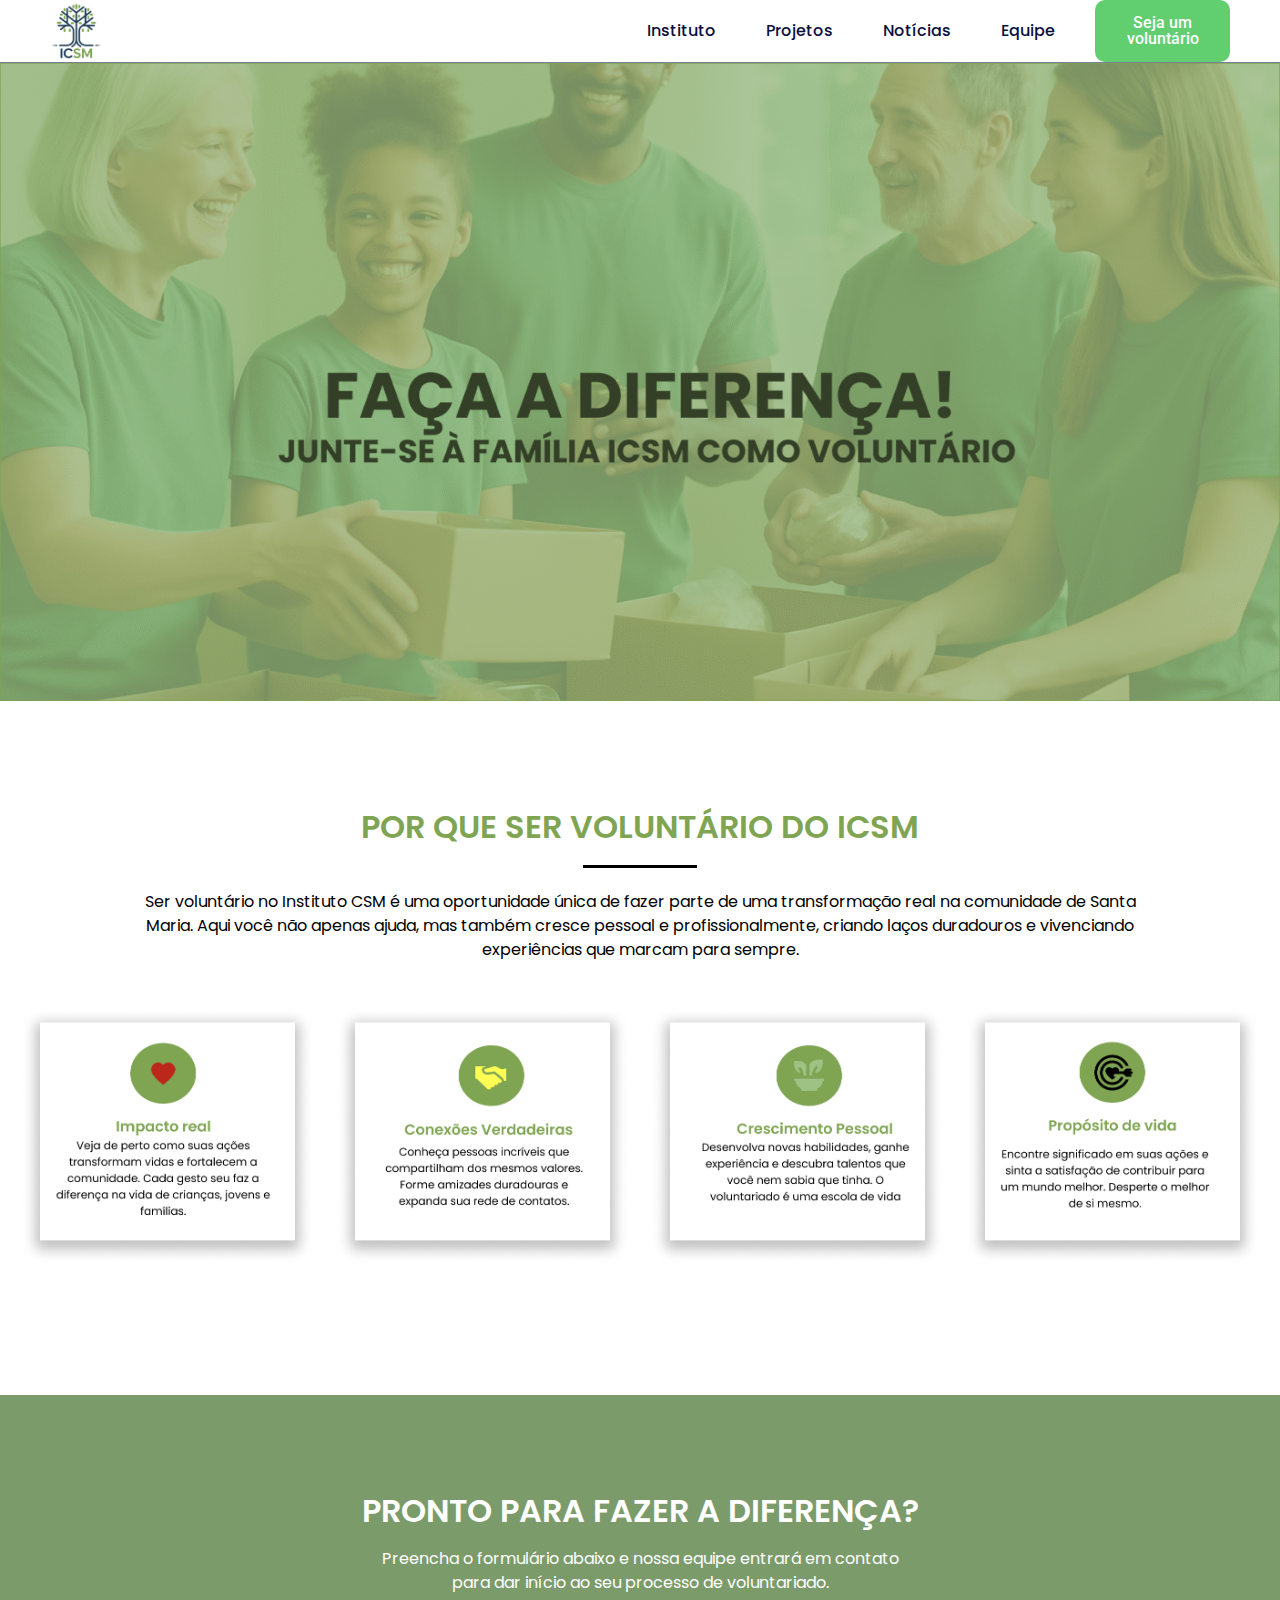
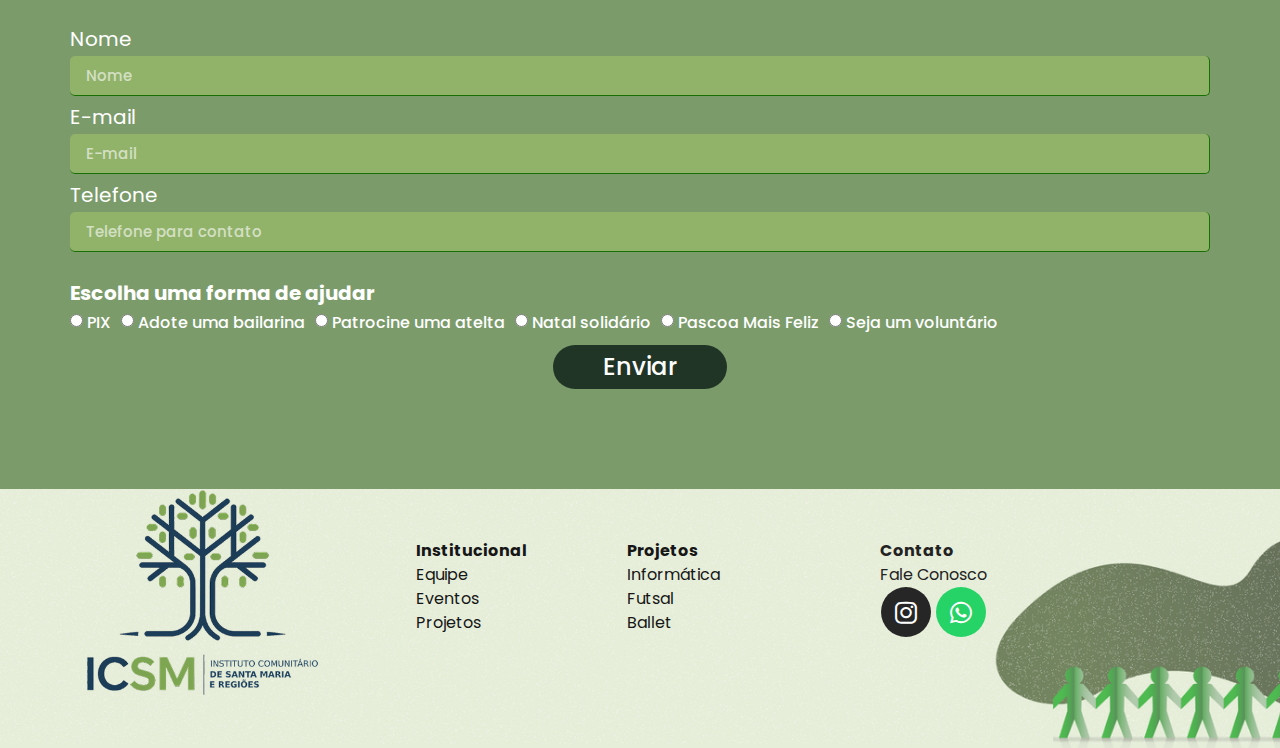
<file: SEJA VOLUNTARIO/index.html>
<!DOCTYPE html><html lang="pt-BR"><head>
	<meta charset="UTF-8">
	<meta name="viewport" content="width=device-width, initial-scale=1">
	<link rel="profile" href="https://gmpg.org/xfn/11">
	<title>Seja Voluntário  Instituto Comunitário de Santa Maria e Regiões</title>
<meta name="robots" content="max-image-preview:large">
	<style>img:is([sizes="auto" i], [sizes^="auto," i]) { contain-intrinsic-size: 3000px 1500px }</style>
	<link rel="alternate" type="application/rss+xml" title="Feed para Instituto Comunitário de Santa Maria e Regiões �" href="https://institutocsm.org/feed/">
<link rel="alternate" type="application/rss+xml" title="Feed de comentários para Instituto Comunitário de Santa Maria e Regiões �" href="https://institutocsm.org/comments/feed/">
<script>
window._wpemojiSettings = {"baseUrl":"https:\/\/s.w.org\/images\/core\/emoji\/15.1.0\/72x72\/","ext":".png","svgUrl":"https:\/\/s.w.org\/images\/core\/emoji\/15.1.0\/svg\/","svgExt":".svg","source":{"concatemoji":"https:\/\/institutocsm.org\/wp-includes\/js\/wp-emoji-release.min.js?ver=6.8.1"}};
/*! This file is auto-generated */
!function(i,n){var o,s,e;function c(e){try{var t={supportTests:e,timestamp:(new Date).valueOf()};sessionStorage.setItem(o,JSON.stringify(t))}catch(e){}}function p(e,t,n){e.clearRect(0,0,e.canvas.width,e.canvas.height),e.fillText(t,0,0);var t=new Uint32Array(e.getImageData(0,0,e.canvas.width,e.canvas.height).data),r=(e.clearRect(0,0,e.canvas.width,e.canvas.height),e.fillText(n,0,0),new Uint32Array(e.getImageData(0,0,e.canvas.width,e.canvas.height).data));return t.every(function(e,t){return e===r[t]})}function u(e,t,n){switch(t){case"flag":return n(e,"\ud83c\udff3\ufe0f\u200d\u26a7\ufe0f","\ud83c\udff3\ufe0f\u200b\u26a7\ufe0f")?!1:!n(e,"\ud83c\uddfa\ud83c\uddf3","\ud83c\uddfa\u200b\ud83c\uddf3")&&!n(e,"\ud83c\udff4\udb40\udc67\udb40\udc62\udb40\udc65\udb40\udc6e\udb40\udc67\udb40\udc7f","\ud83c\udff4\u200b\udb40\udc67\u200b\udb40\udc62\u200b\udb40\udc65\u200b\udb40\udc6e\u200b\udb40\udc67\u200b\udb40\udc7f");case"emoji":return!n(e,"\ud83d\udc26\u200d\ud83d\udd25","\ud83d\udc26\u200b\ud83d\udd25")}return!1}function f(e,t,n){var r="undefined"!=typeof WorkerGlobalScope&&self instanceof WorkerGlobalScope?new OffscreenCanvas(300,150):i.createElement("canvas"),a=r.getContext("2d",{willReadFrequently:!0}),o=(a.textBaseline="top",a.font="600 32px Arial",{});return e.forEach(function(e){o[e]=t(a,e,n)}),o}function t(e){var t=i.createElement("script");t.src=e,t.defer=!0,i.head.appendChild(t)}"undefined"!=typeof Promise&&(o="wpEmojiSettingsSupports",s=["flag","emoji"],n.supports={everything:!0,everythingExceptFlag:!0},e=new Promise(function(e){i.addEventListener("DOMContentLoaded",e,{once:!0})}),new Promise(function(t){var n=function(){try{var e=JSON.parse(sessionStorage.getItem(o));if("object"==typeof e&&"number"==typeof e.timestamp&&(new Date).valueOf()<e.timestamp+604800&&"object"==typeof e.supportTests)return e.supportTests}catch(e){}return null}();if(!n){if("undefined"!=typeof Worker&&"undefined"!=typeof OffscreenCanvas&&"undefined"!=typeof URL&&URL.createObjectURL&&"undefined"!=typeof Blob)try{var e="postMessage("+f.toString()+"("+[JSON.stringify(s),u.toString(),p.toString()].join(",")+"));",r=new Blob([e],{type:"text/javascript"}),a=new Worker(URL.createObjectURL(r),{name:"wpTestEmojiSupports"});return void(a.onmessage=function(e){c(n=e.data),a.terminate(),t(n)})}catch(e){}c(n=f(s,u,p))}t(n)}).then(function(e){for(var t in e)n.supports[t]=e[t],n.supports.everything=n.supports.everything&&n.supports[t],"flag"!==t&&(n.supports.everythingExceptFlag=n.supports.everythingExceptFlag&&n.supports[t]);n.supports.everythingExceptFlag=n.supports.everythingExceptFlag&&!n.supports.flag,n.DOMReady=!1,n.readyCallback=function(){n.DOMReady=!0}}).then(function(){return e}).then(function(){var e;n.supports.everything||(n.readyCallback(),(e=n.source||{}).concatemoji?t(e.concatemoji):e.wpemoji&&e.twemoji&&(t(e.twemoji),t(e.wpemoji)))}))}((window,document),window._wpemojiSettings);
</script>
<style id="wp-emoji-styles-inline-css">

	img.wp-smiley, img.emoji {
		display: inline !important;
		border: none !important;
		box-shadow: none !important;
		height: 1em !important;
		width: 1em !important;
		margin: 0 0.07em !important;
		vertical-align: -0.1em !important;
		background: none !important;
		padding: 0 !important;
	}
</style>
<link rel="stylesheet" id="bplugins-plyrio-css" href="css/h5vp.css" media="all">
<link rel="stylesheet" id="html5-player-video-style-css" href="css/frontend.css" media="all">
<link rel="stylesheet" id="html5-player-youtube-style-css" href="css/view.css" media="all">
<link rel="stylesheet" id="html5-player-vimeo-style-css" href="css/view.css" media="all">
<style id="joinchat-button-style-inline-css">
.wp-block-joinchat-button{border:none!important;text-align:center}.wp-block-joinchat-button figure{display:table;margin:0 auto;padding:0}.wp-block-joinchat-button figcaption{font:normal normal 400 .6em/2em var(--wp--preset--font-family--system-font,sans-serif);margin:0;padding:0}.wp-block-joinchat-button .joinchat-button__qr{background-color:#fff;border:6px solid #25d366;border-radius:30px;box-sizing:content-box;display:block;height:200px;margin:auto;overflow:hidden;padding:10px;width:200px}.wp-block-joinchat-button .joinchat-button__qr canvas,.wp-block-joinchat-button .joinchat-button__qr img{display:block;margin:auto}.wp-block-joinchat-button .joinchat-button__link{align-items:center;background-color:#25d366;border:6px solid #25d366;border-radius:30px;display:inline-flex;flex-flow:row nowrap;justify-content:center;line-height:1.25em;margin:0 auto;text-decoration:none}.wp-block-joinchat-button .joinchat-button__link:before{background:transparent var(--joinchat-ico) no-repeat center;background-size:100%;content:"";display:block;height:1.5em;margin:-.75em .75em -.75em 0;width:1.5em}.wp-block-joinchat-button figure+.joinchat-button__link{margin-top:10px}@media (orientation:landscape)and (min-height:481px),(orientation:portrait)and (min-width:481px){.wp-block-joinchat-button.joinchat-button--qr-only figure+.joinchat-button__link{display:none}}@media (max-width:480px),(orientation:landscape)and (max-height:480px){.wp-block-joinchat-button figure{display:none}}

</style>
<style id="global-styles-inline-css">
:root{--wp--preset--aspect-ratio--square: 1;--wp--preset--aspect-ratio--4-3: 4/3;--wp--preset--aspect-ratio--3-4: 3/4;--wp--preset--aspect-ratio--3-2: 3/2;--wp--preset--aspect-ratio--2-3: 2/3;--wp--preset--aspect-ratio--16-9: 16/9;--wp--preset--aspect-ratio--9-16: 9/16;--wp--preset--color--black: #000000;--wp--preset--color--cyan-bluish-gray: #abb8c3;--wp--preset--color--white: #ffffff;--wp--preset--color--pale-pink: #f78da7;--wp--preset--color--vivid-red: #cf2e2e;--wp--preset--color--luminous-vivid-orange: #ff6900;--wp--preset--color--luminous-vivid-amber: #fcb900;--wp--preset--color--light-green-cyan: #7bdcb5;--wp--preset--color--vivid-green-cyan: #00d084;--wp--preset--color--pale-cyan-blue: #8ed1fc;--wp--preset--color--vivid-cyan-blue: #0693e3;--wp--preset--color--vivid-purple: #9b51e0;--wp--preset--gradient--vivid-cyan-blue-to-vivid-purple: linear-gradient(135deg,rgba(6,147,227,1) 0%,rgb(155,81,224) 100%);--wp--preset--gradient--light-green-cyan-to-vivid-green-cyan: linear-gradient(135deg,rgb(122,220,180) 0%,rgb(0,208,130) 100%);--wp--preset--gradient--luminous-vivid-amber-to-luminous-vivid-orange: linear-gradient(135deg,rgba(252,185,0,1) 0%,rgba(255,105,0,1) 100%);--wp--preset--gradient--luminous-vivid-orange-to-vivid-red: linear-gradient(135deg,rgba(255,105,0,1) 0%,rgb(207,46,46) 100%);--wp--preset--gradient--very-light-gray-to-cyan-bluish-gray: linear-gradient(135deg,rgb(238,238,238) 0%,rgb(169,184,195) 100%);--wp--preset--gradient--cool-to-warm-spectrum: linear-gradient(135deg,rgb(74,234,220) 0%,rgb(151,120,209) 20%,rgb(207,42,186) 40%,rgb(238,44,130) 60%,rgb(251,105,98) 80%,rgb(254,248,76) 100%);--wp--preset--gradient--blush-light-purple: linear-gradient(135deg,rgb(255,206,236) 0%,rgb(152,150,240) 100%);--wp--preset--gradient--blush-bordeaux: linear-gradient(135deg,rgb(254,205,165) 0%,rgb(254,45,45) 50%,rgb(107,0,62) 100%);--wp--preset--gradient--luminous-dusk: linear-gradient(135deg,rgb(255,203,112) 0%,rgb(199,81,192) 50%,rgb(65,88,208) 100%);--wp--preset--gradient--pale-ocean: linear-gradient(135deg,rgb(255,245,203) 0%,rgb(182,227,212) 50%,rgb(51,167,181) 100%);--wp--preset--gradient--electric-grass: linear-gradient(135deg,rgb(202,248,128) 0%,rgb(113,206,126) 100%);--wp--preset--gradient--midnight: linear-gradient(135deg,rgb(2,3,129) 0%,rgb(40,116,252) 100%);--wp--preset--font-size--small: 13px;--wp--preset--font-size--medium: 20px;--wp--preset--font-size--large: 36px;--wp--preset--font-size--x-large: 42px;--wp--preset--spacing--20: 0.44rem;--wp--preset--spacing--30: 0.67rem;--wp--preset--spacing--40: 1rem;--wp--preset--spacing--50: 1.5rem;--wp--preset--spacing--60: 2.25rem;--wp--preset--spacing--70: 3.38rem;--wp--preset--spacing--80: 5.06rem;--wp--preset--shadow--natural: 6px 6px 9px rgba(0, 0, 0, 0.2);--wp--preset--shadow--deep: 12px 12px 50px rgba(0, 0, 0, 0.4);--wp--preset--shadow--sharp: 6px 6px 0px rgba(0, 0, 0, 0.2);--wp--preset--shadow--outlined: 6px 6px 0px -3px rgba(255, 255, 255, 1), 6px 6px rgba(0, 0, 0, 1);--wp--preset--shadow--crisp: 6px 6px 0px rgba(0, 0, 0, 1);}:root { --wp--style--global--content-size: 800px;--wp--style--global--wide-size: 1200px; }:where(body) { margin: 0; }.wp-site-blocks > .alignleft { float: left; margin-right: 2em; }.wp-site-blocks > .alignright { float: right; margin-left: 2em; }.wp-site-blocks > .aligncenter { justify-content: center; margin-left: auto; margin-right: auto; }:where(.wp-site-blocks) > * { margin-block-start: 24px; margin-block-end: 0; }:where(.wp-site-blocks) > :first-child { margin-block-start: 0; }:where(.wp-site-blocks) > :last-child { margin-block-end: 0; }:root { --wp--style--block-gap: 24px; }:root :where(.is-layout-flow) > :first-child{margin-block-start: 0;}:root :where(.is-layout-flow) > :last-child{margin-block-end: 0;}:root :where(.is-layout-flow) > *{margin-block-start: 24px;margin-block-end: 0;}:root :where(.is-layout-constrained) > :first-child{margin-block-start: 0;}:root :where(.is-layout-constrained) > :last-child{margin-block-end: 0;}:root :where(.is-layout-constrained) > *{margin-block-start: 24px;margin-block-end: 0;}:root :where(.is-layout-flex){gap: 24px;}:root :where(.is-layout-grid){gap: 24px;}.is-layout-flow > .alignleft{float: left;margin-inline-start: 0;margin-inline-end: 2em;}.is-layout-flow > .alignright{float: right;margin-inline-start: 2em;margin-inline-end: 0;}.is-layout-flow > .aligncenter{margin-left: auto !important;margin-right: auto !important;}.is-layout-constrained > .alignleft{float: left;margin-inline-start: 0;margin-inline-end: 2em;}.is-layout-constrained > .alignright{float: right;margin-inline-start: 2em;margin-inline-end: 0;}.is-layout-constrained > .aligncenter{margin-left: auto !important;margin-right: auto !important;}.is-layout-constrained > :where(:not(.alignleft):not(.alignright):not(.alignfull)){max-width: var(--wp--style--global--content-size);margin-left: auto !important;margin-right: auto !important;}.is-layout-constrained > .alignwide{max-width: var(--wp--style--global--wide-size);}body .is-layout-flex{display: flex;}.is-layout-flex{flex-wrap: wrap;align-items: center;}.is-layout-flex > :is(*, div){margin: 0;}body .is-layout-grid{display: grid;}.is-layout-grid > :is(*, div){margin: 0;}body{padding-top: 0px;padding-right: 0px;padding-bottom: 0px;padding-left: 0px;}a:where(:not(.wp-element-button)){text-decoration: underline;}:root :where(.wp-element-button, .wp-block-button__link){background-color: #32373c;border-width: 0;color: #fff;font-family: inherit;font-size: inherit;line-height: inherit;padding: calc(0.667em + 2px) calc(1.333em + 2px);text-decoration: none;}.has-black-color{color: var(--wp--preset--color--black) !important;}.has-cyan-bluish-gray-color{color: var(--wp--preset--color--cyan-bluish-gray) !important;}.has-white-color{color: var(--wp--preset--color--white) !important;}.has-pale-pink-color{color: var(--wp--preset--color--pale-pink) !important;}.has-vivid-red-color{color: var(--wp--preset--color--vivid-red) !important;}.has-luminous-vivid-orange-color{color: var(--wp--preset--color--luminous-vivid-orange) !important;}.has-luminous-vivid-amber-color{color: var(--wp--preset--color--luminous-vivid-amber) !important;}.has-light-green-cyan-color{color: var(--wp--preset--color--light-green-cyan) !important;}.has-vivid-green-cyan-color{color: var(--wp--preset--color--vivid-green-cyan) !important;}.has-pale-cyan-blue-color{color: var(--wp--preset--color--pale-cyan-blue) !important;}.has-vivid-cyan-blue-color{color: var(--wp--preset--color--vivid-cyan-blue) !important;}.has-vivid-purple-color{color: var(--wp--preset--color--vivid-purple) !important;}.has-black-background-color{background-color: var(--wp--preset--color--black) !important;}.has-cyan-bluish-gray-background-color{background-color: var(--wp--preset--color--cyan-bluish-gray) !important;}.has-white-background-color{background-color: var(--wp--preset--color--white) !important;}.has-pale-pink-background-color{background-color: var(--wp--preset--color--pale-pink) !important;}.has-vivid-red-background-color{background-color: var(--wp--preset--color--vivid-red) !important;}.has-luminous-vivid-orange-background-color{background-color: var(--wp--preset--color--luminous-vivid-orange) !important;}.has-luminous-vivid-amber-background-color{background-color: var(--wp--preset--color--luminous-vivid-amber) !important;}.has-light-green-cyan-background-color{background-color: var(--wp--preset--color--light-green-cyan) !important;}.has-vivid-green-cyan-background-color{background-color: var(--wp--preset--color--vivid-green-cyan) !important;}.has-pale-cyan-blue-background-color{background-color: var(--wp--preset--color--pale-cyan-blue) !important;}.has-vivid-cyan-blue-background-color{background-color: var(--wp--preset--color--vivid-cyan-blue) !important;}.has-vivid-purple-background-color{background-color: var(--wp--preset--color--vivid-purple) !important;}.has-black-border-color{border-color: var(--wp--preset--color--black) !important;}.has-cyan-bluish-gray-border-color{border-color: var(--wp--preset--color--cyan-bluish-gray) !important;}.has-white-border-color{border-color: var(--wp--preset--color--white) !important;}.has-pale-pink-border-color{border-color: var(--wp--preset--color--pale-pink) !important;}.has-vivid-red-border-color{border-color: var(--wp--preset--color--vivid-red) !important;}.has-luminous-vivid-orange-border-color{border-color: var(--wp--preset--color--luminous-vivid-orange) !important;}.has-luminous-vivid-amber-border-color{border-color: var(--wp--preset--color--luminous-vivid-amber) !important;}.has-light-green-cyan-border-color{border-color: var(--wp--preset--color--light-green-cyan) !important;}.has-vivid-green-cyan-border-color{border-color: var(--wp--preset--color--vivid-green-cyan) !important;}.has-pale-cyan-blue-border-color{border-color: var(--wp--preset--color--pale-cyan-blue) !important;}.has-vivid-cyan-blue-border-color{border-color: var(--wp--preset--color--vivid-cyan-blue) !important;}.has-vivid-purple-border-color{border-color: var(--wp--preset--color--vivid-purple) !important;}.has-vivid-cyan-blue-to-vivid-purple-gradient-background{background: var(--wp--preset--gradient--vivid-cyan-blue-to-vivid-purple) !important;}.has-light-green-cyan-to-vivid-green-cyan-gradient-background{background: var(--wp--preset--gradient--light-green-cyan-to-vivid-green-cyan) !important;}.has-luminous-vivid-amber-to-luminous-vivid-orange-gradient-background{background: var(--wp--preset--gradient--luminous-vivid-amber-to-luminous-vivid-orange) !important;}.has-luminous-vivid-orange-to-vivid-red-gradient-background{background: var(--wp--preset--gradient--luminous-vivid-orange-to-vivid-red) !important;}.has-very-light-gray-to-cyan-bluish-gray-gradient-background{background: var(--wp--preset--gradient--very-light-gray-to-cyan-bluish-gray) !important;}.has-cool-to-warm-spectrum-gradient-background{background: var(--wp--preset--gradient--cool-to-warm-spectrum) !important;}.has-blush-light-purple-gradient-background{background: var(--wp--preset--gradient--blush-light-purple) !important;}.has-blush-bordeaux-gradient-background{background: var(--wp--preset--gradient--blush-bordeaux) !important;}.has-luminous-dusk-gradient-background{background: var(--wp--preset--gradient--luminous-dusk) !important;}.has-pale-ocean-gradient-background{background: var(--wp--preset--gradient--pale-ocean) !important;}.has-electric-grass-gradient-background{background: var(--wp--preset--gradient--electric-grass) !important;}.has-midnight-gradient-background{background: var(--wp--preset--gradient--midnight) !important;}.has-small-font-size{font-size: var(--wp--preset--font-size--small) !important;}.has-medium-font-size{font-size: var(--wp--preset--font-size--medium) !important;}.has-large-font-size{font-size: var(--wp--preset--font-size--large) !important;}.has-x-large-font-size{font-size: var(--wp--preset--font-size--x-large) !important;}
:root :where(.wp-block-pullquote){font-size: 1.5em;line-height: 1.6;}
</style>
<link rel="stylesheet" id="hello-elementor-css" href="css/reset.css" media="all">
<link rel="stylesheet" id="hello-elementor-theme-style-css" href="css/theme.css" media="all">
<link rel="stylesheet" id="hello-elementor-header-footer-css" href="css/header-footer.css" media="all">
<link rel="stylesheet" id="elementor-frontend-css" href="css/frontend.min.css" media="all">
<link rel="stylesheet" id="elementor-post-635-css" href="css/post-635.css" media="all">
<link rel="stylesheet" id="widget-image-css" href="css/widget-image.min.css" media="all">
<link rel="stylesheet" id="widget-icon-list-css" href="css/widget-icon-list.min.css" media="all">
<link rel="stylesheet" id="e-sticky-css" href="css/sticky.min.css" media="all">
<link rel="stylesheet" id="widget-social-icons-css" href="css/widget-social-icons.min.css" media="all">
<link rel="stylesheet" id="e-apple-webkit-css" href="css/apple-webkit.min.css" media="all">
<link rel="stylesheet" id="jet-elements-css" href="css/jet-elements.css" media="all">
<link rel="stylesheet" id="jet-elements-skin-css" href="css/jet-elements-skin.css" media="all">
<link rel="stylesheet" id="elementor-icons-css" href="css/elementor-icons.min.css" media="all">
<link rel="stylesheet" id="widget-heading-css" href="css/widget-heading.min.css" media="all">
<link rel="stylesheet" id="widget-divider-css" href="css/widget-divider.min.css" media="all">
<link rel="stylesheet" id="widget-spacer-css" href="css/widget-spacer.min.css" media="all">
<link rel="stylesheet" id="widget-form-css" href="css/widget-form.min.css" media="all">
<link rel="stylesheet" id="elementor-post-1759-css" href="css/post-1759.css" media="all">
<link rel="stylesheet" id="elementor-post-1646-css" href="css/post-1646.css" media="all">
<link rel="stylesheet" id="elementor-post-1657-css" href="css/post-1657.css" media="all">
<link rel="stylesheet" id="skb-cife-brands_icon-css" href="css/icomoon_brands.css" media="all">
<link rel="stylesheet" id="skb-cife-devicons_icon-css" href="css/devicons.min.css" media="all">
<link rel="stylesheet" id="skb-cife-elegant_icon-css" href="css/elegant.css" media="all">
<link rel="stylesheet" id="skb-cife-elusive_icon-css" href="css/elusive-icons.min.css" media="all">
<link rel="stylesheet" id="skb-cife-icofont_icon-css" href="css/icofont.min.css" media="all">
<link rel="stylesheet" id="skb-cife-icomoon_icon-css" href="css/icomoon.css" media="all">
<link rel="stylesheet" id="skb-cife-iconic_icon-css" href="css/iconic.css" media="all">
<link rel="stylesheet" id="skb-cife-ion_icon-css" href="css/ionicons.min.css" media="all">
<link rel="stylesheet" id="skb-cife-linearicons_icon-css" href="css/linearicons.css" media="all">
<link rel="stylesheet" id="skb-cife-lineawesome_icon-css" href="css/line-awesome.min.css" media="all">
<link rel="stylesheet" id="skb-cife-line_icon-css" href="css/lineicons.css" media="all">
<link rel="stylesheet" id="skb-cife-materialdesign_icon-css" href="css/materialdesignicons.min.css" media="all">
<link rel="stylesheet" id="skb-cife-open_iconic-css" href="css/open-iconic.css" media="all">
<link rel="stylesheet" id="skb-cife-simpleline_icon-css" href="css/simple-line-icons.css" media="all">
<link rel="stylesheet" id="skb-cife-themify_icon-css" href="css/themify.css" media="all">
<link rel="stylesheet" id="elementor-gf-local-roboto-css" href="css/roboto.css" media="all">
<link rel="stylesheet" id="elementor-gf-local-robotoslab-css" href="css/robotoslab.css" media="all">
<link rel="stylesheet" id="elementor-gf-local-poppins-css" href="css/poppins.css" media="all">
<link rel="stylesheet" id="elementor-icons-shared-0-css" href="css/fontawesome.min.css" media="all">
<link rel="stylesheet" id="elementor-icons-fa-brands-css" href="css/brands.min.css" media="all">
<script src="js/jquery.min.js" id="jquery-core-js"></script>
<script src="js/jquery-migrate.min.js" id="jquery-migrate-js"></script>
<link rel="https://api.w.org/" href="https://institutocsm.org/wp-json/"><link rel="alternate" title="JSON" type="application/json" href="https://institutocsm.org/wp-json/wp/v2/pages/1759"><link rel="EditURI" type="application/rsd+xml" title="RSD" href="https://institutocsm.org/xmlrpc.php?rsd">
<meta name="generator" content="WordPress 6.8.1">
<link rel="canonical" href="https://institutocsm.org/seja-voluntario/">
<link rel="shortlink" href="https://institutocsm.org/?p=1759">
<link rel="alternate" title="oEmbed (JSON)" type="application/json+oembed" href="https://institutocsm.org/wp-json/oembed/1.0/embed?url=https%3A%2F%2Finstitutocsm.org%2Fseja-voluntario%2F">
<link rel="alternate" title="oEmbed (XML)" type="text/xml+oembed" href="https://institutocsm.org/wp-json/oembed/1.0/embed?url=https%3A%2F%2Finstitutocsm.org%2Fseja-voluntario%2F&format=xml">
 <style> #h5vpQuickPlayer { width: 100%; max-width: 100%; margin: 0 auto; } </style> <meta name="generator" content="Elementor 3.29.2; features: additional_custom_breakpoints, e_local_google_fonts; settings: css_print_method-external, google_font-enabled, font_display-swap">
			<style>
				.e-con.e-parent:nth-of-type(n+4):not(.e-lazyloaded):not(.e-no-lazyload),
				.e-con.e-parent:nth-of-type(n+4):not(.e-lazyloaded):not(.e-no-lazyload) * {
					background-image: none !important;
				}
				@media screen and (max-height: 1024px) {
					.e-con.e-parent:nth-of-type(n+3):not(.e-lazyloaded):not(.e-no-lazyload),
					.e-con.e-parent:nth-of-type(n+3):not(.e-lazyloaded):not(.e-no-lazyload) * {
						background-image: none !important;
					}
				}
				@media screen and (max-height: 640px) {
					.e-con.e-parent:nth-of-type(n+2):not(.e-lazyloaded):not(.e-no-lazyload),
					.e-con.e-parent:nth-of-type(n+2):not(.e-lazyloaded):not(.e-no-lazyload) * {
						background-image: none !important;
					}
				}
			</style>
			<link rel="icon" href="images/cropped-topo_2-32x32.png" sizes="32x32">
<link rel="icon" href="images/cropped-topo_2-192x192.png" sizes="192x192">
<link rel="apple-touch-icon" href="images/cropped-topo_2-180x180.png">
<meta name="msapplication-TileImage" content="https://institutocsm.org/wp-content/uploads/2022/02/cropped-topo_2-270x270.png">
</head>
<body class="wp-singular page-template-default page page-id-1759 wp-custom-logo wp-embed-responsive wp-theme-hello-elementor hello-elementor-default elementor-default elementor-kit-635 elementor-page elementor-page-1759">


<a class="skip-link screen-reader-text" href="#content">Ir para o conteúdo</a>

		<div data-elementor-type="header" data-elementor-id="1646" class="elementor elementor-1646 elementor-location-header" data-elementor-post-type="elementor_library">
			<div class="elementor-element elementor-element-85efb80 e-con-full e-flex e-con e-parent" data-id="85efb80" data-element_type="container" data-settings="{" background_background":"classic","jet_parallax_layout_list":[],"sticky":"top","sticky_on":["desktop","tablet","mobile"],"sticky_offset":0,"sticky_effects_offset":0,"sticky_anchor_link_offset":0}"="">
		<div class="elementor-element elementor-element-59fa2f0 e-con-full e-flex e-con e-child" data-id="59fa2f0" data-element_type="container" data-settings="{" jet_parallax_layout_list":[]}"="">
				<div class="elementor-element elementor-element-0f1af5d elementor-widget__width-initial elementor-widget elementor-widget-image" data-id="0f1af5d" data-element_type="widget" data-widget_type="image.default">
				<div class="elementor-widget-container">
																<a href="https://institutocsm.org/">
							<img fetchpriority="high" width="800" height="908" src="images/logo-short-902x1024.png" class="attachment-large size-large wp-image-1653" alt="" srcset="images/logo-short-902x1024.png 902w, images/logo-short-264x300.png 264w, images/logo-short-768x872.png 768w, images/logo-short.png 943w" sizes="(max-width: 800px) 100vw, 800px">								</a>
															</div>
				</div>
				<div class="elementor-element elementor-element-e301302 elementor-icon-list--layout-inline elementor-align-right elementor-list-item-link-full_width elementor-widget elementor-widget-icon-list" data-id="e301302" data-element_type="widget" data-widget_type="icon-list.default">
				<div class="elementor-widget-container">
							<ul class="elementor-icon-list-items elementor-inline-items">
							<li class="elementor-icon-list-item elementor-inline-item">
											<a href="https://institutocsm.org/icsm-e-historia-atualizado/">

											<span class="elementor-icon-list-text">Instituto</span>
											</a>
									</li>
								<li class="elementor-icon-list-item elementor-inline-item">
											<a href="https://institutocsm.org/sobre-o-projeto-2/">

											<span class="elementor-icon-list-text">Projetos</span>
											</a>
									</li>
								<li class="elementor-icon-list-item elementor-inline-item">
											<a href="https://institutocsm.org/fique-alerta/">

											<span class="elementor-icon-list-text">Notícias</span>
											</a>
									</li>
								<li class="elementor-icon-list-item elementor-inline-item">
											<a href="https://institutocsm.org/equipe-tecnica/">

											<span class="elementor-icon-list-text">Equipe</span>
											</a>
									</li>
						</ul>
						</div>
				</div>
				</div>
				<div class="elementor-element elementor-element-2531cf3 elementor-align-justify elementor-widget__width-initial elementor-widget elementor-widget-button" data-id="2531cf3" data-element_type="widget" data-widget_type="button.default">
				<div class="elementor-widget-container">
									<div class="elementor-button-wrapper">
					<a class="elementor-button elementor-button-link elementor-size-sm" href="https://institutocsm.org/seja-voluntario/">
						<span class="elementor-button-content-wrapper">
									<span class="elementor-button-text">Seja um voluntário</span>
					</span>
					</a>
				</div>
								</div>
				</div>
				</div>
				</div>
		
<main id="content" class="site-main post-1759 page type-page status-publish hentry">

	
	<div class="page-content">
				<div data-elementor-type="wp-page" data-elementor-id="1759" class="elementor elementor-1759" data-elementor-post-type="page">
				<div class="elementor-element elementor-element-7d88b19 e-con-full e-flex e-con e-parent" data-id="7d88b19" data-element_type="container" data-settings="{" jet_parallax_layout_list":[]}"="">
				<div class="elementor-element elementor-element-ecfb3ea elementor-widget__width-inherit elementor-widget elementor-widget-image" data-id="ecfb3ea" data-element_type="widget" data-widget_type="image.default">
				<div class="elementor-widget-container">
															<img decoding="async" width="1920" height="957" src="images/Slice-11.png" class="attachment-full size-full wp-image-1789" alt="" srcset="images/Slice-11.png 1920w, images/Slice-11-300x150.png 300w, images/Slice-11-1024x510.png 1024w, images/Slice-11-768x383.png 768w, images/Slice-11-1536x766.png 1536w" sizes="(max-width: 1920px) 100vw, 1920px">															</div>
				</div>
				</div>
		<div class="elementor-element elementor-element-7385592 e-flex e-con-boxed e-con e-parent" data-id="7385592" data-element_type="container" data-settings="{" jet_parallax_layout_list":[]}"="">
					<div class="e-con-inner">
				<div class="elementor-element elementor-element-93779eb elementor-widget elementor-widget-heading" data-id="93779eb" data-element_type="widget" data-widget_type="heading.default">
				<div class="elementor-widget-container">
					<h2 class="elementor-heading-title elementor-size-default">POR QUE SER VOLUNTÁRIO DO ICSM</h2>				</div>
				</div>
				<div class="elementor-element elementor-element-11ffe7b elementor-widget-divider--view-line elementor-widget elementor-widget-divider" data-id="11ffe7b" data-element_type="widget" data-widget_type="divider.default">
				<div class="elementor-widget-container">
							<div class="elementor-divider">
			<span class="elementor-divider-separator">
						</span>
		</div>
						</div>
				</div>
					</div>
				</div>
		<div class="elementor-element elementor-element-c0640f2 e-flex e-con-boxed e-con e-parent" data-id="c0640f2" data-element_type="container" data-settings="{" jet_parallax_layout_list":[]}"="">
					<div class="e-con-inner">
				<div class="elementor-element elementor-element-3382ad1 elementor-widget__width-initial elementor-widget elementor-widget-text-editor" data-id="3382ad1" data-element_type="widget" data-widget_type="text-editor.default">
				<div class="elementor-widget-container">
									<p>Ser voluntário no Instituto CSM é uma oportunidade única de fazer parte de uma transformação real na comunidade de Santa Maria. Aqui você não apenas ajuda, mas também cresce pessoal e profissionalmente, criando laços duradouros e vivenciando experiências que marcam para sempre.</p>								</div>
				</div>
					</div>
				</div>
		<div class="elementor-element elementor-element-1388cbb e-con-full e-flex e-con e-parent" data-id="1388cbb" data-element_type="container" data-settings="{" jet_parallax_layout_list":[]}"="">
		<div class="elementor-element elementor-element-f195c05 e-con-full e-grid e-con e-child" data-id="f195c05" data-element_type="container" data-settings="{" jet_parallax_layout_list":[]}"="">
				<div class="elementor-element elementor-element-d8a589a elementor-widget elementor-widget-image" data-id="d8a589a" data-element_type="widget" data-widget_type="image.default">
				<div class="elementor-widget-container">
															<img decoding="async" width="647" height="566" src="images/Group-1000002452.png" class="attachment-large size-large wp-image-1762" alt="" srcset="images/Group-1000002452.png 647w, images/Group-1000002452-300x262.png 300w" sizes="(max-width: 647px) 100vw, 647px">															</div>
				</div>
				<div class="elementor-element elementor-element-b459b3f elementor-widget elementor-widget-image" data-id="b459b3f" data-element_type="widget" data-widget_type="image.default">
				<div class="elementor-widget-container">
															<img loading="lazy" decoding="async" width="647" height="566" src="images/Group-1000002453.png" class="attachment-large size-large wp-image-1763" alt="" srcset="images/Group-1000002453.png 647w, images/Group-1000002453-300x262.png 300w" sizes="(max-width: 647px) 100vw, 647px">															</div>
				</div>
				<div class="elementor-element elementor-element-7af45ec elementor-widget elementor-widget-image" data-id="7af45ec" data-element_type="widget" data-widget_type="image.default">
				<div class="elementor-widget-container">
															<img loading="lazy" decoding="async" width="647" height="566" src="images/Group-1000002454.png" class="attachment-large size-large wp-image-1764" alt="" srcset="images/Group-1000002454.png 647w, images/Group-1000002454-300x262.png 300w" sizes="(max-width: 647px) 100vw, 647px">															</div>
				</div>
				<div class="elementor-element elementor-element-a79762f elementor-widget elementor-widget-image" data-id="a79762f" data-element_type="widget" data-widget_type="image.default">
				<div class="elementor-widget-container">
															<img loading="lazy" decoding="async" width="647" height="566" src="images/Group-1000002455.png" class="attachment-large size-large wp-image-1765" alt="" srcset="images/Group-1000002455.png 647w, images/Group-1000002455-300x262.png 300w" sizes="(max-width: 647px) 100vw, 647px">															</div>
				</div>
				</div>
				</div>
		<div class="elementor-element elementor-element-ffccad4 e-flex e-con-boxed e-con e-parent" data-id="ffccad4" data-element_type="container" data-settings="{" jet_parallax_layout_list":[]}"="">
					<div class="e-con-inner">
				<div class="elementor-element elementor-element-cab1fc0 elementor-widget elementor-widget-spacer" data-id="cab1fc0" data-element_type="widget" data-widget_type="spacer.default">
				<div class="elementor-widget-container">
							<div class="elementor-spacer">
			<div class="elementor-spacer-inner"></div>
		</div>
						</div>
				</div>
					</div>
				</div>
		<div class="elementor-element elementor-element-a68fbda e-flex e-con-boxed e-con e-parent" data-id="a68fbda" data-element_type="container" data-settings="{" background_background":"classic","jet_parallax_layout_list":[]}"="">
					<div class="e-con-inner">
				<div class="elementor-element elementor-element-b6a4966 elementor-widget elementor-widget-heading" data-id="b6a4966" data-element_type="widget" data-widget_type="heading.default">
				<div class="elementor-widget-container">
					<h2 class="elementor-heading-title elementor-size-default">PRONTO PARA FAZER A DIFERENÇA?</h2>				</div>
				</div>
				<div class="elementor-element elementor-element-cf991d9 elementor-widget__width-initial elementor-widget elementor-widget-text-editor" data-id="cf991d9" data-element_type="widget" data-widget_type="text-editor.default">
				<div class="elementor-widget-container">
									<p>Preencha o formulário abaixo e nossa equipe entrará em contato para dar início ao seu processo de voluntariado.</p>								</div>
				</div>
				<div class="elementor-element elementor-element-2b71f91 elementor-button-align-center elementor-widget elementor-widget-form" data-id="2b71f91" data-element_type="widget" data-settings="{" step_next_label":"next","step_previous_label":"previous","button_width":"100","step_type":"number_text","step_icon_shape":"circle"}"="" data-widget_type="form.default">
				<div class="elementor-widget-container">
							<form class="elementor-form" method="post" name="doação">
			<input type="hidden" name="post_id" value="1759">
			<input type="hidden" name="form_id" value="2b71f91">
			<input type="hidden" name="referer_title" value="Seja Voluntário">

							<input type="hidden" name="queried_id" value="1759">
			
			<div class="elementor-form-fields-wrapper elementor-labels-above">
								<div class="elementor-field-type-text elementor-field-group elementor-column elementor-field-group-name elementor-col-100">
												<label for="form-field-name" class="elementor-field-label">
								Nome							</label>
														<input size="1" type="text" name="form_fields[name]" id="form-field-name" class="elementor-field elementor-size-sm  elementor-field-textual" placeholder="Nome">
											</div>
								<div class="elementor-field-type-email elementor-field-group elementor-column elementor-field-group-email elementor-col-100 elementor-field-required">
												<label for="form-field-email" class="elementor-field-label">
								E-mail							</label>
														<input size="1" type="email" name="form_fields[email]" id="form-field-email" class="elementor-field elementor-size-sm  elementor-field-textual" placeholder="E-mail" required="required">
											</div>
								<div class="elementor-field-type-tel elementor-field-group elementor-column elementor-field-group-message elementor-col-100">
												<label for="form-field-message" class="elementor-field-label">
								Telefone							</label>
								<input size="1" type="tel" name="form_fields[message]" id="form-field-message" class="elementor-field elementor-size-sm  elementor-field-textual" placeholder="Telefone para contato" pattern="[0-9()#&+*-=.]+" title="Only numbers and phone characters (#, -, *, etc) are accepted.">

						</div>
								<div class="elementor-field-type-radio elementor-field-group elementor-column elementor-field-group-field_15ca104 elementor-col-100">
												<label for="form-field-field_15ca104" class="elementor-field-label">
								<br><b>Escolha uma forma de ajudar</b>							</label>
						<div class="elementor-field-subgroup  elementor-subgroup-inline"><span class="elementor-field-option"><input type="radio" value="PIX" id="form-field-field_15ca104-0" name="form_fields[field_15ca104]"> <label for="form-field-field_15ca104-0">PIX</label></span><span class="elementor-field-option"><input type="radio" value="Adote uma bailarina" id="form-field-field_15ca104-1" name="form_fields[field_15ca104]"> <label for="form-field-field_15ca104-1">Adote uma bailarina</label></span><span class="elementor-field-option"><input type="radio" value="Patrocine uma atelta" id="form-field-field_15ca104-2" name="form_fields[field_15ca104]"> <label for="form-field-field_15ca104-2">Patrocine uma atelta</label></span><span class="elementor-field-option"><input type="radio" value="Natal solidário" id="form-field-field_15ca104-3" name="form_fields[field_15ca104]"> <label for="form-field-field_15ca104-3">Natal solidário</label></span><span class="elementor-field-option"><input type="radio" value="Pascoa Mais Feliz" id="form-field-field_15ca104-4" name="form_fields[field_15ca104]"> <label for="form-field-field_15ca104-4">Pascoa Mais Feliz</label></span><span class="elementor-field-option"><input type="radio" value="Seja um voluntário" id="form-field-field_15ca104-5" name="form_fields[field_15ca104]"> <label for="form-field-field_15ca104-5">Seja um voluntário</label></span></div>				</div>
								<div class="elementor-field-group elementor-column elementor-field-type-submit elementor-col-100 e-form__buttons">
					<button class="elementor-button elementor-size-sm" type="submit">
						<span class="elementor-button-content-wrapper">
																						<span class="elementor-button-text">Enviar</span>
													</span>
					</button>
				</div>
			</div>
		</form>
						</div>
				</div>
					</div>
				</div>
				</div>
		
		
			</div>

	
</main>

			<div data-elementor-type="footer" data-elementor-id="1657" class="elementor elementor-1657 elementor-location-footer" data-elementor-post-type="elementor_library">
			<div class="elementor-element elementor-element-385d4ae e-con-full e-flex e-con e-parent" data-id="385d4ae" data-element_type="container" data-settings="{" background_background":"classic","jet_parallax_layout_list":[]}"="">
				<div class="elementor-element elementor-element-feea929 elementor-widget__width-initial elementor-widget elementor-widget-image" data-id="feea929" data-element_type="widget" data-widget_type="image.default">
				<div class="elementor-widget-container">
																<a href="https://institutocsm.org/">
							<img width="473" height="473" src="images/logo-icsm.png" class="attachment-large size-large wp-image-1651" alt="" srcset="images/logo-icsm.png 473w, images/logo-icsm-300x300.png 300w, images/logo-icsm-150x150.png 150w" sizes="(max-width: 473px) 100vw, 473px">								</a>
															</div>
				</div>
		<div class="elementor-element elementor-element-42df36e e-con-full e-flex e-con e-child" data-id="42df36e" data-element_type="container" data-settings="{" jet_parallax_layout_list":[]}"="">
				<div class="elementor-element elementor-element-2c49988 elementor-icon-list--layout-traditional elementor-list-item-link-full_width elementor-widget elementor-widget-icon-list" data-id="2c49988" data-element_type="widget" data-widget_type="icon-list.default">
				<div class="elementor-widget-container">
							<ul class="elementor-icon-list-items">
							<li class="elementor-icon-list-item">
										<span class="elementor-icon-list-text"><b>Institucional</b></span>
									</li>
								<li class="elementor-icon-list-item">
											<a href="https://institutocsm.org/equipe-tecnica/">

											<span class="elementor-icon-list-text">Equipe</span>
											</a>
									</li>
								<li class="elementor-icon-list-item">
											<a href="/eventos">

											<span class="elementor-icon-list-text">Eventos</span>
											</a>
									</li>
								<li class="elementor-icon-list-item">
											<a href="https://institutocsm.org/sobre-o-projeto-2/">

											<span class="elementor-icon-list-text">Projetos</span>
											</a>
									</li>
						</ul>
						</div>
				</div>
				<div class="elementor-element elementor-element-fd720d8 elementor-icon-list--layout-traditional elementor-list-item-link-full_width elementor-widget elementor-widget-icon-list" data-id="fd720d8" data-element_type="widget" data-widget_type="icon-list.default">
				<div class="elementor-widget-container">
							<ul class="elementor-icon-list-items">
							<li class="elementor-icon-list-item">
										<span class="elementor-icon-list-text"><b>Projetos</b></span>
									</li>
								<li class="elementor-icon-list-item">
											<a href="/informatica">

											<span class="elementor-icon-list-text">Informática</span>
											</a>
									</li>
								<li class="elementor-icon-list-item">
											<a href="https://institutocsm.org/real-ville-futsal-feminino/">

											<span class="elementor-icon-list-text">Futsal</span>
											</a>
									</li>
								<li class="elementor-icon-list-item">
											<a href="https://institutocsm.org/ballet-atualizado/">

											<span class="elementor-icon-list-text">Ballet</span>
											</a>
									</li>
						</ul>
						</div>
				</div>
		<div class="elementor-element elementor-element-78d1731 e-con-full e-flex e-con e-child" data-id="78d1731" data-element_type="container" data-settings="{" jet_parallax_layout_list":[]}"="">
				<div class="elementor-element elementor-element-8b06e44 elementor-align-left elementor-icon-list--layout-traditional elementor-list-item-link-full_width elementor-widget elementor-widget-icon-list" data-id="8b06e44" data-element_type="widget" data-widget_type="icon-list.default">
				<div class="elementor-widget-container">
							<ul class="elementor-icon-list-items">
							<li class="elementor-icon-list-item">
										<span class="elementor-icon-list-text"><b>Contato</b></span>
									</li>
								<li class="elementor-icon-list-item">
											<a href="/fale-conosco">

											<span class="elementor-icon-list-text">Fale Conosco</span>
											</a>
									</li>
						</ul>
						</div>
				</div>
				<div class="elementor-element elementor-element-3d28596 elementor-shape-circle elementor-grid-0 e-grid-align-center elementor-widget elementor-widget-social-icons" data-id="3d28596" data-element_type="widget" data-widget_type="social-icons.default">
				<div class="elementor-widget-container">
							<div class="elementor-social-icons-wrapper elementor-grid" role="list">
							<span class="elementor-grid-item" role="listitem">
					<a class="elementor-icon elementor-social-icon elementor-social-icon-instagram elementor-repeater-item-7f45460" href="https://www.instagram.com/icsm_santamaria?igsh=MnE5b2ZucTU2d2Q5" target="_blank">
						<span class="elementor-screen-only">Instagram</span>
						<i class="fab fa-instagram"></i>					</a>
				</span>
							<span class="elementor-grid-item" role="listitem">
					<a class="elementor-icon elementor-social-icon elementor-social-icon-whatsapp elementor-repeater-item-4835853" href="http://wa.me/5561993034572" target="_blank">
						<span class="elementor-screen-only">Whatsapp</span>
						<i class="fab fa-whatsapp"></i>					</a>
				</span>
					</div>
						</div>
				</div>
				</div>
				</div>
				</div>
				</div>
		
<script type="speculationrules">
{"prefetch":[{"source":"document","where":{"and":[{"href_matches":"\/*"},{"not":{"href_matches":["\/wp-*.php","\/wp-admin\/*","\/wp-content\/uploads\/*","\/wp-content\/*","\/wp-content\/plugins\/*","\/wp-content\/themes\/hello-elementor\/*","\/*\\?(.+)"]}},{"not":{"selector_matches":"a[rel~=\"nofollow\"]"}},{"not":{"selector_matches":".no-prefetch, .no-prefetch a"}}]},"eagerness":"conservative"}]}
</script>

<div class="joinchat joinchat--right joinchat--btn" data-settings="{" telephone":"5561993034572","mobile_only":false,"button_delay":3,"whatsapp_web":false,"qr":false,"message_views":2,"message_delay":-10,"message_badge":false,"message_send":"olá!="" preciso="" de="" mais="" informações="" sobre="" o="" instituto="" comunitária="" santa="" maria="" e="" regiões.","message_hash":""}"="" hidden="" aria-hidden="false">
	<div class="joinchat__button" role="button" tabindex="0">
							</div>
			</div>
			<script>
				const lazyloadRunObserver = () => {
					const lazyloadBackgrounds = document.querySelectorAll( `.e-con.e-parent:not(.e-lazyloaded)` );
					const lazyloadBackgroundObserver = new IntersectionObserver( ( entries ) => {
						entries.forEach( ( entry ) => {
							if ( entry.isIntersecting ) {
								let lazyloadBackground = entry.target;
								if( lazyloadBackground ) {
									lazyloadBackground.classList.add( 'e-lazyloaded' );
								}
								lazyloadBackgroundObserver.unobserve( entry.target );
							}
						});
					}, { rootMargin: '200px 0px 200px 0px' } );
					lazyloadBackgrounds.forEach( ( lazyloadBackground ) => {
						lazyloadBackgroundObserver.observe( lazyloadBackground );
					} );
				};
				const events = [
					'DOMContentLoaded',
					'elementor/lazyload/observe',
				];
				events.forEach( ( event ) => {
					document.addEventListener( event, lazyloadRunObserver );
				} );
			</script>
			<link rel="stylesheet" id="joinchat-css" href="css/joinchat-btn.min.css" media="all">
<script src="js/hello-frontend.js" id="hello-theme-frontend-js"></script>
<script src="js/webpack.runtime.min.js" id="elementor-webpack-runtime-js"></script>
<script src="js/frontend-modules.min.js" id="elementor-frontend-modules-js"></script>
<script src="js/core.min.js" id="jquery-ui-core-js"></script>
<script id="elementor-frontend-js-before">
var elementorFrontendConfig = {"environmentMode":{"edit":false,"wpPreview":false,"isScriptDebug":false},"i18n":{"shareOnFacebook":"Compartilhar no Facebook","shareOnTwitter":"Compartilhar no Twitter","pinIt":"Fixar","download":"Baixar","downloadImage":"Baixar imagem","fullscreen":"Tela cheia","zoom":"Zoom","share":"Compartilhar","playVideo":"Reproduzir v\u00eddeo","previous":"Anterior","next":"Pr\u00f3ximo","close":"Fechar","a11yCarouselPrevSlideMessage":"Slide anterior","a11yCarouselNextSlideMessage":"Pr\u00f3ximo slide","a11yCarouselFirstSlideMessage":"Este \u00e9 o primeiro slide","a11yCarouselLastSlideMessage":"Este \u00e9 o \u00faltimo slide","a11yCarouselPaginationBulletMessage":"Ir para o slide"},"is_rtl":false,"breakpoints":{"xs":0,"sm":480,"md":768,"lg":1025,"xl":1440,"xxl":1600},"responsive":{"breakpoints":{"mobile":{"label":"Dispositivos m\u00f3veis no modo retrato","value":767,"default_value":767,"direction":"max","is_enabled":true},"mobile_extra":{"label":"Dispositivos m\u00f3veis no modo paisagem","value":880,"default_value":880,"direction":"max","is_enabled":false},"tablet":{"label":"Tablet no modo retrato","value":1024,"default_value":1024,"direction":"max","is_enabled":true},"tablet_extra":{"label":"Tablet no modo paisagem","value":1200,"default_value":1200,"direction":"max","is_enabled":false},"laptop":{"label":"Notebook","value":1366,"default_value":1366,"direction":"max","is_enabled":false},"widescreen":{"label":"Tela ampla (widescreen)","value":2400,"default_value":2400,"direction":"min","is_enabled":false}},"hasCustomBreakpoints":false},"version":"3.29.2","is_static":false,"experimentalFeatures":{"additional_custom_breakpoints":true,"container":true,"e_local_google_fonts":true,"theme_builder_v2":true,"hello-theme-header-footer":true,"nested-elements":true,"editor_v2":true,"home_screen":true,"cloud-library":true,"e_opt_in_v4_page":true},"urls":{"assets":"https:\/\/institutocsm.org\/wp-content\/plugins\/elementor\/assets\/","ajaxurl":"https:\/\/institutocsm.org\/wp-admin\/admin-ajax.php","uploadUrl":"https:\/\/institutocsm.org\/wp-content\/uploads"},"nonces":{"floatingButtonsClickTracking":"85e5b71947"},"swiperClass":"swiper","settings":{"page":[],"editorPreferences":[]},"kit":{"active_breakpoints":["viewport_mobile","viewport_tablet"],"global_image_lightbox":"yes","lightbox_enable_counter":"yes","lightbox_enable_fullscreen":"yes","lightbox_enable_zoom":"yes","lightbox_enable_share":"yes","lightbox_title_src":"title","lightbox_description_src":"description","hello_header_logo_type":"logo","hello_header_menu_layout":"horizontal","hello_footer_logo_type":"logo"},"post":{"id":1759,"title":"Seja%20Volunt%C3%A1rio%20%E2%80%93%20Instituto%20Comunit%C3%A1rio%20de%20Santa%20Maria%20e%20Regi%C3%B5es","excerpt":"","featuredImage":false}};
</script>
<script src="js/frontend.min.js" id="elementor-frontend-js"></script>
<script src="js/jquery.sticky.min.js" id="e-sticky-js"></script>
<script src="js/joinchat.min.js" id="joinchat-js" defer="" data-wp-strategy="defer"></script>
<script src="js/webpack-pro.runtime.min.js" id="elementor-pro-webpack-runtime-js"></script>
<script src="js/hooks.min.js" id="wp-hooks-js"></script>
<script src="js/i18n.min.js" id="wp-i18n-js"></script>
<script id="wp-i18n-js-after">
wp.i18n.setLocaleData( { 'text direction\u0004ltr': [ 'ltr' ] } );
</script>
<script id="elementor-pro-frontend-js-before">
var ElementorProFrontendConfig = {"ajaxurl":"https:\/\/institutocsm.org\/wp-admin\/admin-ajax.php","nonce":"14dab8ad38","urls":{"assets":"https:\/\/institutocsm.org\/wp-content\/plugins\/elementor-pro\/assets\/","rest":"https:\/\/institutocsm.org\/wp-json\/"},"settings":{"lazy_load_background_images":true},"popup":{"hasPopUps":false},"shareButtonsNetworks":{"facebook":{"title":"Facebook","has_counter":true},"twitter":{"title":"Twitter"},"linkedin":{"title":"LinkedIn","has_counter":true},"pinterest":{"title":"Pinterest","has_counter":true},"reddit":{"title":"Reddit","has_counter":true},"vk":{"title":"VK","has_counter":true},"odnoklassniki":{"title":"OK","has_counter":true},"tumblr":{"title":"Tumblr"},"digg":{"title":"Digg"},"skype":{"title":"Skype"},"stumbleupon":{"title":"StumbleUpon","has_counter":true},"mix":{"title":"Mix"},"telegram":{"title":"Telegram"},"pocket":{"title":"Pocket","has_counter":true},"xing":{"title":"XING","has_counter":true},"whatsapp":{"title":"WhatsApp"},"email":{"title":"Email"},"print":{"title":"Print"},"x-twitter":{"title":"X"},"threads":{"title":"Threads"}},"facebook_sdk":{"lang":"pt_BR","app_id":""},"lottie":{"defaultAnimationUrl":"https:\/\/institutocsm.org\/wp-content\/plugins\/elementor-pro\/modules\/lottie\/assets\/animations\/default.json"}};
</script>
<script src="js/frontend.min_1.js" id="elementor-pro-frontend-js"></script>
<script src="js/elements-handlers.min.js" id="pro-elements-handlers-js"></script>
<script id="jet-elements-js-extra">
var jetElements = {"ajaxUrl":"https:\/\/institutocsm.org\/wp-admin\/admin-ajax.php","isMobile":"false","templateApiUrl":"https:\/\/institutocsm.org\/wp-json\/jet-elements-api\/v1\/elementor-template","devMode":"false","messages":{"invalidMail":"Please specify a valid e-mail"}};
</script>
<script src="js/jet-elements.min.js" id="jet-elements-js"></script>





</body></html><!-- Page cached by LiteSpeed Cache 7.2 on 2025-06-24 13:34:53 -->
</file>
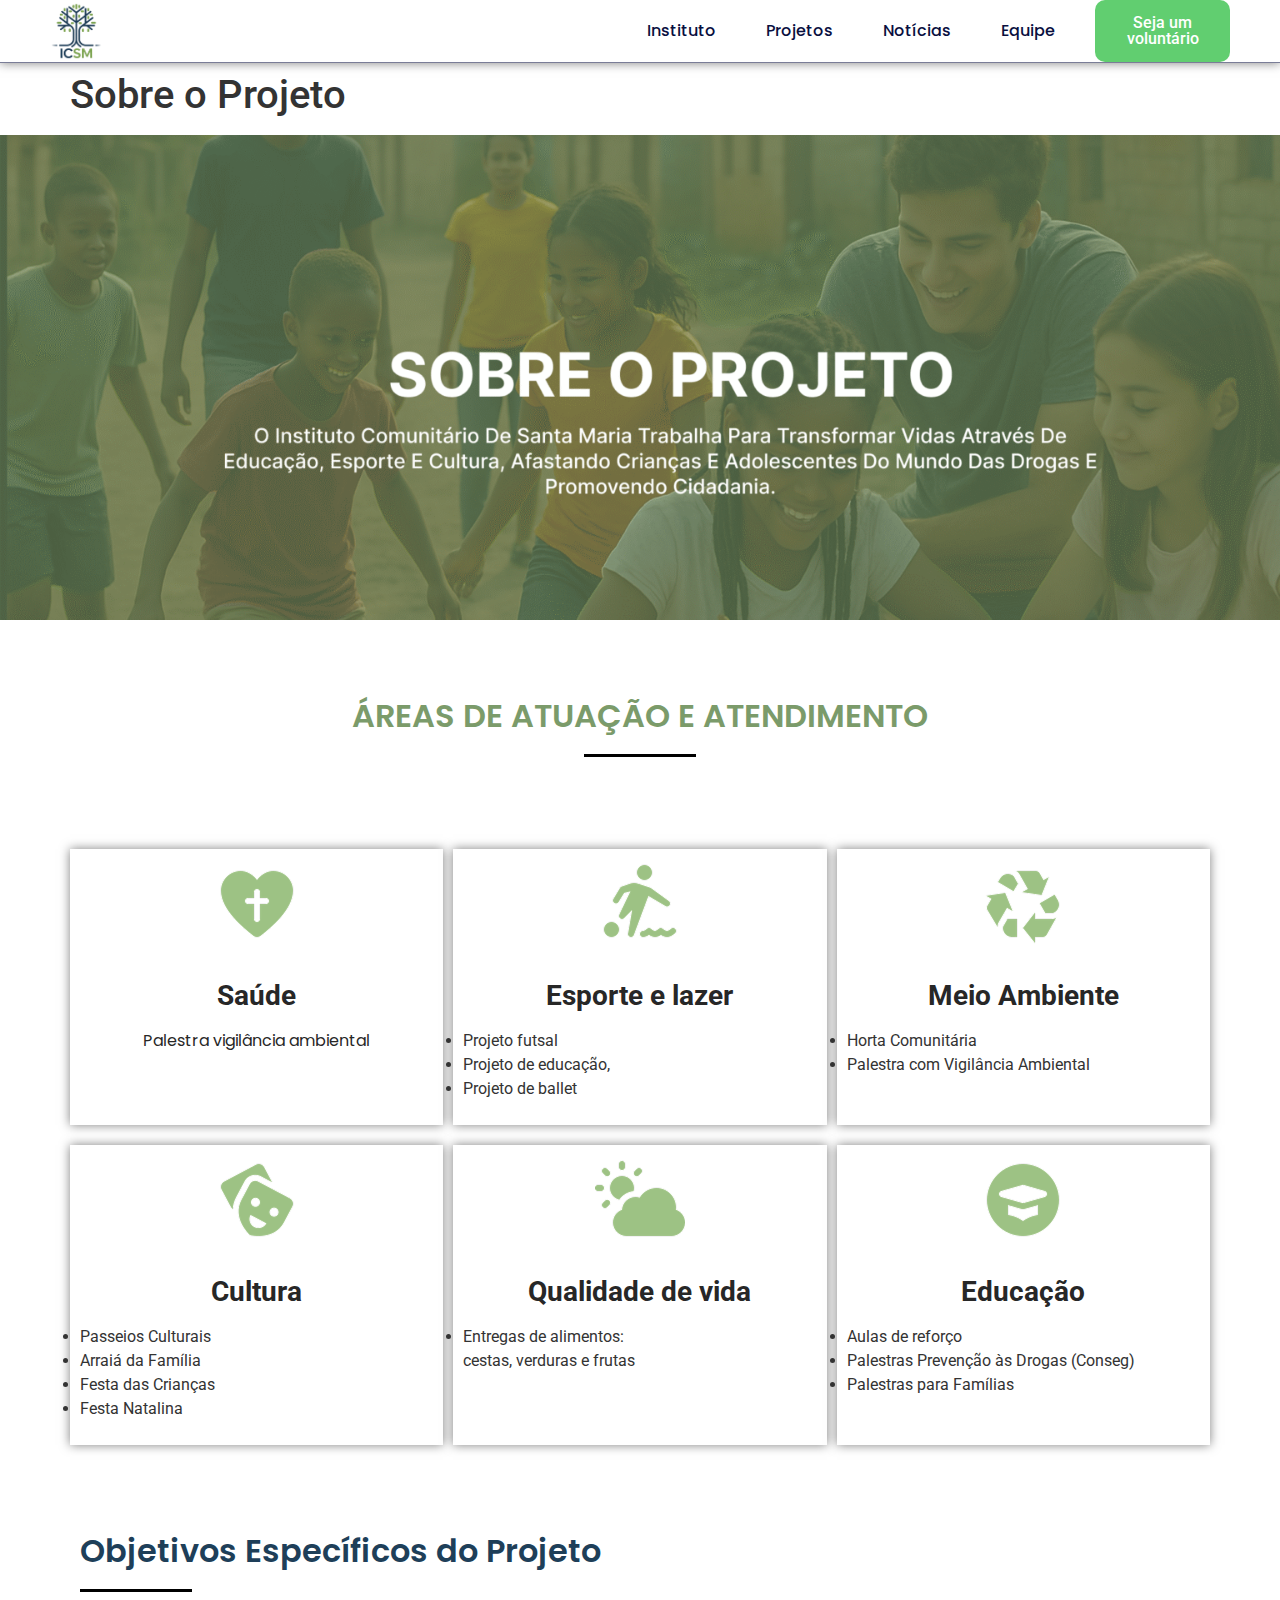
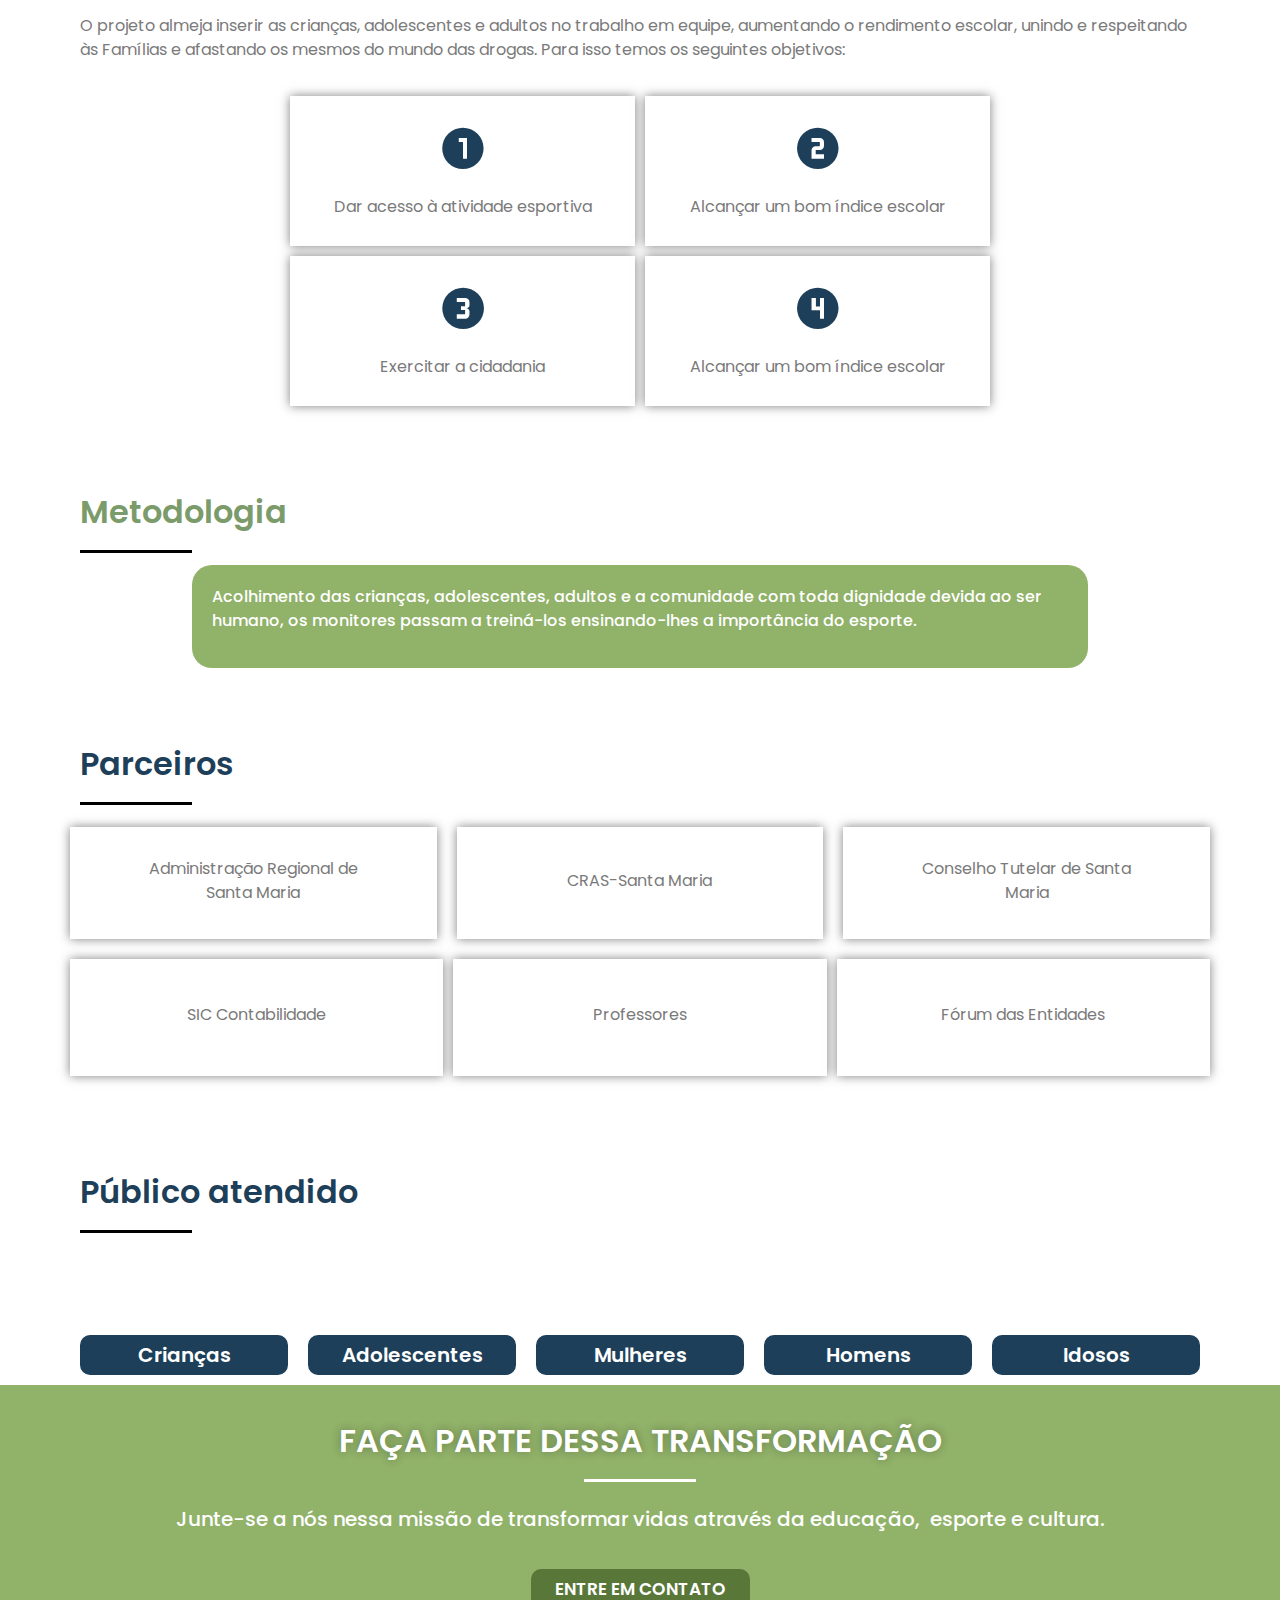
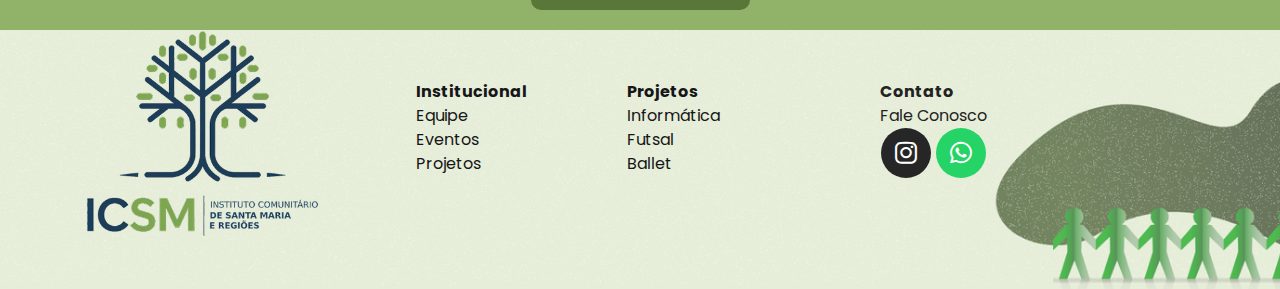
<file: SOBRE/index.html>
<!DOCTYPE html><html lang="pt-BR"><head>
	<meta charset="UTF-8">
	<meta name="viewport" content="width=device-width, initial-scale=1">
	<link rel="profile" href="https://gmpg.org/xfn/11">
	<title>Sobre o Projeto  Instituto Comunitário de Santa Maria e Regiões</title>
<meta name="robots" content="max-image-preview:large">
	<style>img:is([sizes="auto" i], [sizes^="auto," i]) { contain-intrinsic-size: 3000px 1500px }</style>
	<link rel="alternate" type="application/rss+xml" title="Feed para Instituto Comunitário de Santa Maria e Regiões �" href="https://institutocsm.org/feed/">
<link rel="alternate" type="application/rss+xml" title="Feed de comentários para Instituto Comunitário de Santa Maria e Regiões �" href="https://institutocsm.org/comments/feed/">
<script>
window._wpemojiSettings = {"baseUrl":"https:\/\/s.w.org\/images\/core\/emoji\/15.1.0\/72x72\/","ext":".png","svgUrl":"https:\/\/s.w.org\/images\/core\/emoji\/15.1.0\/svg\/","svgExt":".svg","source":{"concatemoji":"https:\/\/institutocsm.org\/wp-includes\/js\/wp-emoji-release.min.js?ver=6.8.1"}};
/*! This file is auto-generated */
!function(i,n){var o,s,e;function c(e){try{var t={supportTests:e,timestamp:(new Date).valueOf()};sessionStorage.setItem(o,JSON.stringify(t))}catch(e){}}function p(e,t,n){e.clearRect(0,0,e.canvas.width,e.canvas.height),e.fillText(t,0,0);var t=new Uint32Array(e.getImageData(0,0,e.canvas.width,e.canvas.height).data),r=(e.clearRect(0,0,e.canvas.width,e.canvas.height),e.fillText(n,0,0),new Uint32Array(e.getImageData(0,0,e.canvas.width,e.canvas.height).data));return t.every(function(e,t){return e===r[t]})}function u(e,t,n){switch(t){case"flag":return n(e,"\ud83c\udff3\ufe0f\u200d\u26a7\ufe0f","\ud83c\udff3\ufe0f\u200b\u26a7\ufe0f")?!1:!n(e,"\ud83c\uddfa\ud83c\uddf3","\ud83c\uddfa\u200b\ud83c\uddf3")&&!n(e,"\ud83c\udff4\udb40\udc67\udb40\udc62\udb40\udc65\udb40\udc6e\udb40\udc67\udb40\udc7f","\ud83c\udff4\u200b\udb40\udc67\u200b\udb40\udc62\u200b\udb40\udc65\u200b\udb40\udc6e\u200b\udb40\udc67\u200b\udb40\udc7f");case"emoji":return!n(e,"\ud83d\udc26\u200d\ud83d\udd25","\ud83d\udc26\u200b\ud83d\udd25")}return!1}function f(e,t,n){var r="undefined"!=typeof WorkerGlobalScope&&self instanceof WorkerGlobalScope?new OffscreenCanvas(300,150):i.createElement("canvas"),a=r.getContext("2d",{willReadFrequently:!0}),o=(a.textBaseline="top",a.font="600 32px Arial",{});return e.forEach(function(e){o[e]=t(a,e,n)}),o}function t(e){var t=i.createElement("script");t.src=e,t.defer=!0,i.head.appendChild(t)}"undefined"!=typeof Promise&&(o="wpEmojiSettingsSupports",s=["flag","emoji"],n.supports={everything:!0,everythingExceptFlag:!0},e=new Promise(function(e){i.addEventListener("DOMContentLoaded",e,{once:!0})}),new Promise(function(t){var n=function(){try{var e=JSON.parse(sessionStorage.getItem(o));if("object"==typeof e&&"number"==typeof e.timestamp&&(new Date).valueOf()<e.timestamp+604800&&"object"==typeof e.supportTests)return e.supportTests}catch(e){}return null}();if(!n){if("undefined"!=typeof Worker&&"undefined"!=typeof OffscreenCanvas&&"undefined"!=typeof URL&&URL.createObjectURL&&"undefined"!=typeof Blob)try{var e="postMessage("+f.toString()+"("+[JSON.stringify(s),u.toString(),p.toString()].join(",")+"));",r=new Blob([e],{type:"text/javascript"}),a=new Worker(URL.createObjectURL(r),{name:"wpTestEmojiSupports"});return void(a.onmessage=function(e){c(n=e.data),a.terminate(),t(n)})}catch(e){}c(n=f(s,u,p))}t(n)}).then(function(e){for(var t in e)n.supports[t]=e[t],n.supports.everything=n.supports.everything&&n.supports[t],"flag"!==t&&(n.supports.everythingExceptFlag=n.supports.everythingExceptFlag&&n.supports[t]);n.supports.everythingExceptFlag=n.supports.everythingExceptFlag&&!n.supports.flag,n.DOMReady=!1,n.readyCallback=function(){n.DOMReady=!0}}).then(function(){return e}).then(function(){var e;n.supports.everything||(n.readyCallback(),(e=n.source||{}).concatemoji?t(e.concatemoji):e.wpemoji&&e.twemoji&&(t(e.twemoji),t(e.wpemoji)))}))}((window,document),window._wpemojiSettings);
</script>
<style id="wp-emoji-styles-inline-css">

	img.wp-smiley, img.emoji {
		display: inline !important;
		border: none !important;
		box-shadow: none !important;
		height: 1em !important;
		width: 1em !important;
		margin: 0 0.07em !important;
		vertical-align: -0.1em !important;
		background: none !important;
		padding: 0 !important;
	}
</style>
<link rel="stylesheet" id="bplugins-plyrio-css" href="css/h5vp.css" media="all">
<link rel="stylesheet" id="html5-player-video-style-css" href="css/frontend.css" media="all">
<link rel="stylesheet" id="html5-player-youtube-style-css" href="css/view.css" media="all">
<link rel="stylesheet" id="html5-player-vimeo-style-css" href="css/view.css" media="all">
<style id="joinchat-button-style-inline-css">
.wp-block-joinchat-button{border:none!important;text-align:center}.wp-block-joinchat-button figure{display:table;margin:0 auto;padding:0}.wp-block-joinchat-button figcaption{font:normal normal 400 .6em/2em var(--wp--preset--font-family--system-font,sans-serif);margin:0;padding:0}.wp-block-joinchat-button .joinchat-button__qr{background-color:#fff;border:6px solid #25d366;border-radius:30px;box-sizing:content-box;display:block;height:200px;margin:auto;overflow:hidden;padding:10px;width:200px}.wp-block-joinchat-button .joinchat-button__qr canvas,.wp-block-joinchat-button .joinchat-button__qr img{display:block;margin:auto}.wp-block-joinchat-button .joinchat-button__link{align-items:center;background-color:#25d366;border:6px solid #25d366;border-radius:30px;display:inline-flex;flex-flow:row nowrap;justify-content:center;line-height:1.25em;margin:0 auto;text-decoration:none}.wp-block-joinchat-button .joinchat-button__link:before{background:transparent var(--joinchat-ico) no-repeat center;background-size:100%;content:"";display:block;height:1.5em;margin:-.75em .75em -.75em 0;width:1.5em}.wp-block-joinchat-button figure+.joinchat-button__link{margin-top:10px}@media (orientation:landscape)and (min-height:481px),(orientation:portrait)and (min-width:481px){.wp-block-joinchat-button.joinchat-button--qr-only figure+.joinchat-button__link{display:none}}@media (max-width:480px),(orientation:landscape)and (max-height:480px){.wp-block-joinchat-button figure{display:none}}

</style>
<style id="global-styles-inline-css">
:root{--wp--preset--aspect-ratio--square: 1;--wp--preset--aspect-ratio--4-3: 4/3;--wp--preset--aspect-ratio--3-4: 3/4;--wp--preset--aspect-ratio--3-2: 3/2;--wp--preset--aspect-ratio--2-3: 2/3;--wp--preset--aspect-ratio--16-9: 16/9;--wp--preset--aspect-ratio--9-16: 9/16;--wp--preset--color--black: #000000;--wp--preset--color--cyan-bluish-gray: #abb8c3;--wp--preset--color--white: #ffffff;--wp--preset--color--pale-pink: #f78da7;--wp--preset--color--vivid-red: #cf2e2e;--wp--preset--color--luminous-vivid-orange: #ff6900;--wp--preset--color--luminous-vivid-amber: #fcb900;--wp--preset--color--light-green-cyan: #7bdcb5;--wp--preset--color--vivid-green-cyan: #00d084;--wp--preset--color--pale-cyan-blue: #8ed1fc;--wp--preset--color--vivid-cyan-blue: #0693e3;--wp--preset--color--vivid-purple: #9b51e0;--wp--preset--gradient--vivid-cyan-blue-to-vivid-purple: linear-gradient(135deg,rgba(6,147,227,1) 0%,rgb(155,81,224) 100%);--wp--preset--gradient--light-green-cyan-to-vivid-green-cyan: linear-gradient(135deg,rgb(122,220,180) 0%,rgb(0,208,130) 100%);--wp--preset--gradient--luminous-vivid-amber-to-luminous-vivid-orange: linear-gradient(135deg,rgba(252,185,0,1) 0%,rgba(255,105,0,1) 100%);--wp--preset--gradient--luminous-vivid-orange-to-vivid-red: linear-gradient(135deg,rgba(255,105,0,1) 0%,rgb(207,46,46) 100%);--wp--preset--gradient--very-light-gray-to-cyan-bluish-gray: linear-gradient(135deg,rgb(238,238,238) 0%,rgb(169,184,195) 100%);--wp--preset--gradient--cool-to-warm-spectrum: linear-gradient(135deg,rgb(74,234,220) 0%,rgb(151,120,209) 20%,rgb(207,42,186) 40%,rgb(238,44,130) 60%,rgb(251,105,98) 80%,rgb(254,248,76) 100%);--wp--preset--gradient--blush-light-purple: linear-gradient(135deg,rgb(255,206,236) 0%,rgb(152,150,240) 100%);--wp--preset--gradient--blush-bordeaux: linear-gradient(135deg,rgb(254,205,165) 0%,rgb(254,45,45) 50%,rgb(107,0,62) 100%);--wp--preset--gradient--luminous-dusk: linear-gradient(135deg,rgb(255,203,112) 0%,rgb(199,81,192) 50%,rgb(65,88,208) 100%);--wp--preset--gradient--pale-ocean: linear-gradient(135deg,rgb(255,245,203) 0%,rgb(182,227,212) 50%,rgb(51,167,181) 100%);--wp--preset--gradient--electric-grass: linear-gradient(135deg,rgb(202,248,128) 0%,rgb(113,206,126) 100%);--wp--preset--gradient--midnight: linear-gradient(135deg,rgb(2,3,129) 0%,rgb(40,116,252) 100%);--wp--preset--font-size--small: 13px;--wp--preset--font-size--medium: 20px;--wp--preset--font-size--large: 36px;--wp--preset--font-size--x-large: 42px;--wp--preset--spacing--20: 0.44rem;--wp--preset--spacing--30: 0.67rem;--wp--preset--spacing--40: 1rem;--wp--preset--spacing--50: 1.5rem;--wp--preset--spacing--60: 2.25rem;--wp--preset--spacing--70: 3.38rem;--wp--preset--spacing--80: 5.06rem;--wp--preset--shadow--natural: 6px 6px 9px rgba(0, 0, 0, 0.2);--wp--preset--shadow--deep: 12px 12px 50px rgba(0, 0, 0, 0.4);--wp--preset--shadow--sharp: 6px 6px 0px rgba(0, 0, 0, 0.2);--wp--preset--shadow--outlined: 6px 6px 0px -3px rgba(255, 255, 255, 1), 6px 6px rgba(0, 0, 0, 1);--wp--preset--shadow--crisp: 6px 6px 0px rgba(0, 0, 0, 1);}:root { --wp--style--global--content-size: 800px;--wp--style--global--wide-size: 1200px; }:where(body) { margin: 0; }.wp-site-blocks > .alignleft { float: left; margin-right: 2em; }.wp-site-blocks > .alignright { float: right; margin-left: 2em; }.wp-site-blocks > .aligncenter { justify-content: center; margin-left: auto; margin-right: auto; }:where(.wp-site-blocks) > * { margin-block-start: 24px; margin-block-end: 0; }:where(.wp-site-blocks) > :first-child { margin-block-start: 0; }:where(.wp-site-blocks) > :last-child { margin-block-end: 0; }:root { --wp--style--block-gap: 24px; }:root :where(.is-layout-flow) > :first-child{margin-block-start: 0;}:root :where(.is-layout-flow) > :last-child{margin-block-end: 0;}:root :where(.is-layout-flow) > *{margin-block-start: 24px;margin-block-end: 0;}:root :where(.is-layout-constrained) > :first-child{margin-block-start: 0;}:root :where(.is-layout-constrained) > :last-child{margin-block-end: 0;}:root :where(.is-layout-constrained) > *{margin-block-start: 24px;margin-block-end: 0;}:root :where(.is-layout-flex){gap: 24px;}:root :where(.is-layout-grid){gap: 24px;}.is-layout-flow > .alignleft{float: left;margin-inline-start: 0;margin-inline-end: 2em;}.is-layout-flow > .alignright{float: right;margin-inline-start: 2em;margin-inline-end: 0;}.is-layout-flow > .aligncenter{margin-left: auto !important;margin-right: auto !important;}.is-layout-constrained > .alignleft{float: left;margin-inline-start: 0;margin-inline-end: 2em;}.is-layout-constrained > .alignright{float: right;margin-inline-start: 2em;margin-inline-end: 0;}.is-layout-constrained > .aligncenter{margin-left: auto !important;margin-right: auto !important;}.is-layout-constrained > :where(:not(.alignleft):not(.alignright):not(.alignfull)){max-width: var(--wp--style--global--content-size);margin-left: auto !important;margin-right: auto !important;}.is-layout-constrained > .alignwide{max-width: var(--wp--style--global--wide-size);}body .is-layout-flex{display: flex;}.is-layout-flex{flex-wrap: wrap;align-items: center;}.is-layout-flex > :is(*, div){margin: 0;}body .is-layout-grid{display: grid;}.is-layout-grid > :is(*, div){margin: 0;}body{padding-top: 0px;padding-right: 0px;padding-bottom: 0px;padding-left: 0px;}a:where(:not(.wp-element-button)){text-decoration: underline;}:root :where(.wp-element-button, .wp-block-button__link){background-color: #32373c;border-width: 0;color: #fff;font-family: inherit;font-size: inherit;line-height: inherit;padding: calc(0.667em + 2px) calc(1.333em + 2px);text-decoration: none;}.has-black-color{color: var(--wp--preset--color--black) !important;}.has-cyan-bluish-gray-color{color: var(--wp--preset--color--cyan-bluish-gray) !important;}.has-white-color{color: var(--wp--preset--color--white) !important;}.has-pale-pink-color{color: var(--wp--preset--color--pale-pink) !important;}.has-vivid-red-color{color: var(--wp--preset--color--vivid-red) !important;}.has-luminous-vivid-orange-color{color: var(--wp--preset--color--luminous-vivid-orange) !important;}.has-luminous-vivid-amber-color{color: var(--wp--preset--color--luminous-vivid-amber) !important;}.has-light-green-cyan-color{color: var(--wp--preset--color--light-green-cyan) !important;}.has-vivid-green-cyan-color{color: var(--wp--preset--color--vivid-green-cyan) !important;}.has-pale-cyan-blue-color{color: var(--wp--preset--color--pale-cyan-blue) !important;}.has-vivid-cyan-blue-color{color: var(--wp--preset--color--vivid-cyan-blue) !important;}.has-vivid-purple-color{color: var(--wp--preset--color--vivid-purple) !important;}.has-black-background-color{background-color: var(--wp--preset--color--black) !important;}.has-cyan-bluish-gray-background-color{background-color: var(--wp--preset--color--cyan-bluish-gray) !important;}.has-white-background-color{background-color: var(--wp--preset--color--white) !important;}.has-pale-pink-background-color{background-color: var(--wp--preset--color--pale-pink) !important;}.has-vivid-red-background-color{background-color: var(--wp--preset--color--vivid-red) !important;}.has-luminous-vivid-orange-background-color{background-color: var(--wp--preset--color--luminous-vivid-orange) !important;}.has-luminous-vivid-amber-background-color{background-color: var(--wp--preset--color--luminous-vivid-amber) !important;}.has-light-green-cyan-background-color{background-color: var(--wp--preset--color--light-green-cyan) !important;}.has-vivid-green-cyan-background-color{background-color: var(--wp--preset--color--vivid-green-cyan) !important;}.has-pale-cyan-blue-background-color{background-color: var(--wp--preset--color--pale-cyan-blue) !important;}.has-vivid-cyan-blue-background-color{background-color: var(--wp--preset--color--vivid-cyan-blue) !important;}.has-vivid-purple-background-color{background-color: var(--wp--preset--color--vivid-purple) !important;}.has-black-border-color{border-color: var(--wp--preset--color--black) !important;}.has-cyan-bluish-gray-border-color{border-color: var(--wp--preset--color--cyan-bluish-gray) !important;}.has-white-border-color{border-color: var(--wp--preset--color--white) !important;}.has-pale-pink-border-color{border-color: var(--wp--preset--color--pale-pink) !important;}.has-vivid-red-border-color{border-color: var(--wp--preset--color--vivid-red) !important;}.has-luminous-vivid-orange-border-color{border-color: var(--wp--preset--color--luminous-vivid-orange) !important;}.has-luminous-vivid-amber-border-color{border-color: var(--wp--preset--color--luminous-vivid-amber) !important;}.has-light-green-cyan-border-color{border-color: var(--wp--preset--color--light-green-cyan) !important;}.has-vivid-green-cyan-border-color{border-color: var(--wp--preset--color--vivid-green-cyan) !important;}.has-pale-cyan-blue-border-color{border-color: var(--wp--preset--color--pale-cyan-blue) !important;}.has-vivid-cyan-blue-border-color{border-color: var(--wp--preset--color--vivid-cyan-blue) !important;}.has-vivid-purple-border-color{border-color: var(--wp--preset--color--vivid-purple) !important;}.has-vivid-cyan-blue-to-vivid-purple-gradient-background{background: var(--wp--preset--gradient--vivid-cyan-blue-to-vivid-purple) !important;}.has-light-green-cyan-to-vivid-green-cyan-gradient-background{background: var(--wp--preset--gradient--light-green-cyan-to-vivid-green-cyan) !important;}.has-luminous-vivid-amber-to-luminous-vivid-orange-gradient-background{background: var(--wp--preset--gradient--luminous-vivid-amber-to-luminous-vivid-orange) !important;}.has-luminous-vivid-orange-to-vivid-red-gradient-background{background: var(--wp--preset--gradient--luminous-vivid-orange-to-vivid-red) !important;}.has-very-light-gray-to-cyan-bluish-gray-gradient-background{background: var(--wp--preset--gradient--very-light-gray-to-cyan-bluish-gray) !important;}.has-cool-to-warm-spectrum-gradient-background{background: var(--wp--preset--gradient--cool-to-warm-spectrum) !important;}.has-blush-light-purple-gradient-background{background: var(--wp--preset--gradient--blush-light-purple) !important;}.has-blush-bordeaux-gradient-background{background: var(--wp--preset--gradient--blush-bordeaux) !important;}.has-luminous-dusk-gradient-background{background: var(--wp--preset--gradient--luminous-dusk) !important;}.has-pale-ocean-gradient-background{background: var(--wp--preset--gradient--pale-ocean) !important;}.has-electric-grass-gradient-background{background: var(--wp--preset--gradient--electric-grass) !important;}.has-midnight-gradient-background{background: var(--wp--preset--gradient--midnight) !important;}.has-small-font-size{font-size: var(--wp--preset--font-size--small) !important;}.has-medium-font-size{font-size: var(--wp--preset--font-size--medium) !important;}.has-large-font-size{font-size: var(--wp--preset--font-size--large) !important;}.has-x-large-font-size{font-size: var(--wp--preset--font-size--x-large) !important;}
:root :where(.wp-block-pullquote){font-size: 1.5em;line-height: 1.6;}
</style>
<link rel="stylesheet" id="hello-elementor-css" href="css/reset.css" media="all">
<link rel="stylesheet" id="hello-elementor-theme-style-css" href="css/theme.css" media="all">
<link rel="stylesheet" id="hello-elementor-header-footer-css" href="css/header-footer.css" media="all">
<link rel="stylesheet" id="elementor-frontend-css" href="css/frontend.min.css" media="all">
<link rel="stylesheet" id="elementor-post-635-css" href="css/post-635.css" media="all">
<link rel="stylesheet" id="widget-image-css" href="css/widget-image.min.css" media="all">
<link rel="stylesheet" id="widget-icon-list-css" href="css/widget-icon-list.min.css" media="all">
<link rel="stylesheet" id="e-sticky-css" href="css/sticky.min.css" media="all">
<link rel="stylesheet" id="widget-social-icons-css" href="css/widget-social-icons.min.css" media="all">
<link rel="stylesheet" id="e-apple-webkit-css" href="css/apple-webkit.min.css" media="all">
<link rel="stylesheet" id="jet-elements-css" href="css/jet-elements.css" media="all">
<link rel="stylesheet" id="jet-elements-skin-css" href="css/jet-elements-skin.css" media="all">
<link rel="stylesheet" id="elementor-icons-css" href="css/elementor-icons.min.css" media="all">
<link rel="stylesheet" id="widget-spacer-css" href="css/widget-spacer.min.css" media="all">
<link rel="stylesheet" id="widget-heading-css" href="css/widget-heading.min.css" media="all">
<link rel="stylesheet" id="widget-divider-css" href="css/widget-divider.min.css" media="all">
<link rel="stylesheet" id="widget-image-box-css" href="css/widget-image-box.min.css" media="all">
<link rel="stylesheet" id="widget-icon-box-css" href="css/widget-icon-box.min.css" media="all">
<link rel="stylesheet" id="elementor-post-1609-css" href="css/post-1609.css" media="all">
<link rel="stylesheet" id="elementor-post-1646-css" href="css/post-1646.css" media="all">
<link rel="stylesheet" id="elementor-post-1657-css" href="css/post-1657.css" media="all">
<link rel="stylesheet" id="skb-cife-brands_icon-css" href="css/icomoon_brands.css" media="all">
<link rel="stylesheet" id="skb-cife-devicons_icon-css" href="css/devicons.min.css" media="all">
<link rel="stylesheet" id="skb-cife-elegant_icon-css" href="css/elegant.css" media="all">
<link rel="stylesheet" id="skb-cife-elusive_icon-css" href="css/elusive-icons.min.css" media="all">
<link rel="stylesheet" id="skb-cife-icofont_icon-css" href="css/icofont.min.css" media="all">
<link rel="stylesheet" id="skb-cife-icomoon_icon-css" href="css/icomoon.css" media="all">
<link rel="stylesheet" id="skb-cife-iconic_icon-css" href="css/iconic.css" media="all">
<link rel="stylesheet" id="skb-cife-ion_icon-css" href="css/ionicons.min.css" media="all">
<link rel="stylesheet" id="skb-cife-linearicons_icon-css" href="css/linearicons.css" media="all">
<link rel="stylesheet" id="skb-cife-lineawesome_icon-css" href="css/line-awesome.min.css" media="all">
<link rel="stylesheet" id="skb-cife-line_icon-css" href="css/lineicons.css" media="all">
<link rel="stylesheet" id="skb-cife-materialdesign_icon-css" href="css/materialdesignicons.min.css" media="all">
<link rel="stylesheet" id="skb-cife-open_iconic-css" href="css/open-iconic.css" media="all">
<link rel="stylesheet" id="skb-cife-simpleline_icon-css" href="css/simple-line-icons.css" media="all">
<link rel="stylesheet" id="skb-cife-themify_icon-css" href="css/themify.css" media="all">
<link rel="stylesheet" id="elementor-gf-local-roboto-css" href="css/roboto.css" media="all">
<link rel="stylesheet" id="elementor-gf-local-robotoslab-css" href="css/robotoslab.css" media="all">
<link rel="stylesheet" id="elementor-gf-local-poppins-css" href="css/poppins.css" media="all">
<link rel="stylesheet" id="elementor-icons-skb_cife-materialdesign-icon-css" href="css/materialdesignicons.min.css" media="all">
<link rel="stylesheet" id="elementor-icons-shared-0-css" href="css/fontawesome.min.css" media="all">
<link rel="stylesheet" id="elementor-icons-fa-brands-css" href="css/brands.min.css" media="all">
<script src="js/jquery.min.js" id="jquery-core-js"></script>
<script src="js/jquery-migrate.min.js" id="jquery-migrate-js"></script>
<link rel="https://api.w.org/" href="https://institutocsm.org/wp-json/"><link rel="alternate" title="JSON" type="application/json" href="https://institutocsm.org/wp-json/wp/v2/pages/1609"><link rel="EditURI" type="application/rsd+xml" title="RSD" href="https://institutocsm.org/xmlrpc.php?rsd">
<meta name="generator" content="WordPress 6.8.1">
<link rel="canonical" href="https://institutocsm.org/sobre-o-projeto-2/">
<link rel="shortlink" href="https://institutocsm.org/?p=1609">
<link rel="alternate" title="oEmbed (JSON)" type="application/json+oembed" href="https://institutocsm.org/wp-json/oembed/1.0/embed?url=https%3A%2F%2Finstitutocsm.org%2Fsobre-o-projeto-2%2F">
<link rel="alternate" title="oEmbed (XML)" type="text/xml+oembed" href="https://institutocsm.org/wp-json/oembed/1.0/embed?url=https%3A%2F%2Finstitutocsm.org%2Fsobre-o-projeto-2%2F&format=xml">
 <style> #h5vpQuickPlayer { width: 100%; max-width: 100%; margin: 0 auto; } </style> <meta name="generator" content="Elementor 3.29.2; features: additional_custom_breakpoints, e_local_google_fonts; settings: css_print_method-external, google_font-enabled, font_display-swap">
			<style>
				.e-con.e-parent:nth-of-type(n+4):not(.e-lazyloaded):not(.e-no-lazyload),
				.e-con.e-parent:nth-of-type(n+4):not(.e-lazyloaded):not(.e-no-lazyload) * {
					background-image: none !important;
				}
				@media screen and (max-height: 1024px) {
					.e-con.e-parent:nth-of-type(n+3):not(.e-lazyloaded):not(.e-no-lazyload),
					.e-con.e-parent:nth-of-type(n+3):not(.e-lazyloaded):not(.e-no-lazyload) * {
						background-image: none !important;
					}
				}
				@media screen and (max-height: 640px) {
					.e-con.e-parent:nth-of-type(n+2):not(.e-lazyloaded):not(.e-no-lazyload),
					.e-con.e-parent:nth-of-type(n+2):not(.e-lazyloaded):not(.e-no-lazyload) * {
						background-image: none !important;
					}
				}
			</style>
			<link rel="icon" href="images/cropped-topo_2-32x32.png" sizes="32x32">
<link rel="icon" href="images/cropped-topo_2-192x192.png" sizes="192x192">
<link rel="apple-touch-icon" href="images/cropped-topo_2-180x180.png">
<meta name="msapplication-TileImage" content="https://institutocsm.org/wp-content/uploads/2022/02/cropped-topo_2-270x270.png">
</head>
<body class="wp-singular page-template-default page page-id-1609 wp-custom-logo wp-embed-responsive wp-theme-hello-elementor hello-elementor-default elementor-default elementor-kit-635 elementor-page elementor-page-1609">


<a class="skip-link screen-reader-text" href="#content">Ir para o conteúdo</a>

		<div data-elementor-type="header" data-elementor-id="1646" class="elementor elementor-1646 elementor-location-header" data-elementor-post-type="elementor_library">
			<div class="elementor-element elementor-element-85efb80 e-con-full e-flex e-con e-parent" data-id="85efb80" data-element_type="container" data-settings="{" background_background":"classic","jet_parallax_layout_list":[],"sticky":"top","sticky_on":["desktop","tablet","mobile"],"sticky_offset":0,"sticky_effects_offset":0,"sticky_anchor_link_offset":0}"="">
		<div class="elementor-element elementor-element-59fa2f0 e-con-full e-flex e-con e-child" data-id="59fa2f0" data-element_type="container" data-settings="{" jet_parallax_layout_list":[]}"="">
				<div class="elementor-element elementor-element-0f1af5d elementor-widget__width-initial elementor-widget elementor-widget-image" data-id="0f1af5d" data-element_type="widget" data-widget_type="image.default">
				<div class="elementor-widget-container">
																<a href="https://institutocsm.org/">
							<img fetchpriority="high" width="800" height="908" src="images/logo-short-902x1024.png" class="attachment-large size-large wp-image-1653" alt="" srcset="images/logo-short-902x1024.png 902w, images/logo-short-264x300.png 264w, images/logo-short-768x872.png 768w, images/logo-short.png 943w" sizes="(max-width: 800px) 100vw, 800px">								</a>
															</div>
				</div>
				<div class="elementor-element elementor-element-e301302 elementor-icon-list--layout-inline elementor-align-right elementor-list-item-link-full_width elementor-widget elementor-widget-icon-list" data-id="e301302" data-element_type="widget" data-widget_type="icon-list.default">
				<div class="elementor-widget-container">
							<ul class="elementor-icon-list-items elementor-inline-items">
							<li class="elementor-icon-list-item elementor-inline-item">
											<a href="https://institutocsm.org/icsm-e-historia-atualizado/">

											<span class="elementor-icon-list-text">Instituto</span>
											</a>
									</li>
								<li class="elementor-icon-list-item elementor-inline-item">
											<a href="https://institutocsm.org/sobre-o-projeto-2/">

											<span class="elementor-icon-list-text">Projetos</span>
											</a>
									</li>
								<li class="elementor-icon-list-item elementor-inline-item">
											<a href="https://institutocsm.org/fique-alerta/">

											<span class="elementor-icon-list-text">Notícias</span>
											</a>
									</li>
								<li class="elementor-icon-list-item elementor-inline-item">
											<a href="https://institutocsm.org/equipe-tecnica/">

											<span class="elementor-icon-list-text">Equipe</span>
											</a>
									</li>
						</ul>
						</div>
				</div>
				</div>
				<div class="elementor-element elementor-element-2531cf3 elementor-align-justify elementor-widget__width-initial elementor-widget elementor-widget-button" data-id="2531cf3" data-element_type="widget" data-widget_type="button.default">
				<div class="elementor-widget-container">
									<div class="elementor-button-wrapper">
					<a class="elementor-button elementor-button-link elementor-size-sm" href="https://institutocsm.org/seja-voluntario/">
						<span class="elementor-button-content-wrapper">
									<span class="elementor-button-text">Seja um voluntário</span>
					</span>
					</a>
				</div>
								</div>
				</div>
				</div>
				</div>
		
<main id="content" class="site-main post-1609 page type-page status-publish hentry">

			<div class="page-header">
			<h1 class="entry-title">Sobre o Projeto</h1>		</div>
	
	<div class="page-content">
				<div data-elementor-type="wp-page" data-elementor-id="1609" class="elementor elementor-1609" data-elementor-post-type="page">
				<div class="elementor-element elementor-element-9e10afe e-con-full e-flex e-con e-parent" data-id="9e10afe" data-element_type="container" data-settings="{" jet_parallax_layout_list":[]}"="">
		<div class="elementor-element elementor-element-b940156 e-con-full e-flex e-con e-child" data-id="b940156" data-element_type="container" data-settings="{" jet_parallax_layout_list":[]}"="">
				<div class="elementor-element elementor-element-59c3b0f elementor-widget__width-inherit elementor-widget elementor-widget-image" data-id="59c3b0f" data-element_type="widget" data-widget_type="image.default">
				<div class="elementor-widget-container">
															<img decoding="async" width="2015" height="764" src="images/Slice-15.png" class="attachment-full size-full wp-image-1833" alt="" srcset="images/Slice-15.png 2015w, images/Slice-15-300x114.png 300w, images/Slice-15-1024x388.png 1024w, images/Slice-15-768x291.png 768w, images/Slice-15-1536x582.png 1536w" sizes="(max-width: 2015px) 100vw, 2015px">															</div>
				</div>
				</div>
				</div>
				<section class="elementor-section elementor-top-section elementor-element elementor-element-566460e elementor-section-boxed elementor-section-height-default elementor-section-height-default" data-id="566460e" data-element_type="section" data-settings="{" jet_parallax_layout_list":[]}"="">
						<div class="elementor-container elementor-column-gap-default">
					<div class="elementor-column elementor-col-100 elementor-top-column elementor-element elementor-element-53d3fbe" data-id="53d3fbe" data-element_type="column">
			<div class="elementor-widget-wrap elementor-element-populated">
						<div class="elementor-element elementor-element-e0c9d37 elementor-widget elementor-widget-spacer" data-id="e0c9d37" data-element_type="widget" data-widget_type="spacer.default">
				<div class="elementor-widget-container">
							<div class="elementor-spacer">
			<div class="elementor-spacer-inner"></div>
		</div>
						</div>
				</div>
					</div>
		</div>
					</div>
		</section>
				<section class="elementor-section elementor-top-section elementor-element elementor-element-a0aeba9 elementor-section-boxed elementor-section-height-default elementor-section-height-default" data-id="a0aeba9" data-element_type="section" data-settings="{" jet_parallax_layout_list":[]}"="">
						<div class="elementor-container elementor-column-gap-default">
					<div class="elementor-column elementor-col-100 elementor-top-column elementor-element elementor-element-df86b93" data-id="df86b93" data-element_type="column">
			<div class="elementor-widget-wrap elementor-element-populated">
						<div class="elementor-element elementor-element-14c1ae1 elementor-widget elementor-widget-heading" data-id="14c1ae1" data-element_type="widget" data-widget_type="heading.default">
				<div class="elementor-widget-container">
					<h2 class="elementor-heading-title elementor-size-default">ÁREAS DE ATUAÇÃO E ATENDIMENTO</h2>				</div>
				</div>
				<div class="elementor-element elementor-element-96d909c elementor-widget-divider--view-line elementor-widget elementor-widget-divider" data-id="96d909c" data-element_type="widget" data-widget_type="divider.default">
				<div class="elementor-widget-container">
							<div class="elementor-divider">
			<span class="elementor-divider-separator">
						</span>
		</div>
						</div>
				</div>
					</div>
		</div>
					</div>
		</section>
				<section class="elementor-section elementor-top-section elementor-element elementor-element-1bbfb16 elementor-section-boxed elementor-section-height-default elementor-section-height-default" data-id="1bbfb16" data-element_type="section" data-settings="{" jet_parallax_layout_list":[]}"="">
						<div class="elementor-container elementor-column-gap-default">
					<div class="elementor-column elementor-col-100 elementor-top-column elementor-element elementor-element-987496a" data-id="987496a" data-element_type="column">
			<div class="elementor-widget-wrap elementor-element-populated">
						<div class="elementor-element elementor-element-aa2f7b4 elementor-widget elementor-widget-spacer" data-id="aa2f7b4" data-element_type="widget" data-widget_type="spacer.default">
				<div class="elementor-widget-container">
							<div class="elementor-spacer">
			<div class="elementor-spacer-inner"></div>
		</div>
						</div>
				</div>
					</div>
		</div>
					</div>
		</section>
		<div class="elementor-element elementor-element-bfb0852 e-flex e-con-boxed e-con e-parent" data-id="bfb0852" data-element_type="container" data-settings="{" jet_parallax_layout_list":[]}"="">
					<div class="e-con-inner">
		<div class="elementor-element elementor-element-64c03e3 e-con-full e-flex e-con e-child" data-id="64c03e3" data-element_type="container" data-settings="{" background_background":"classic","jet_parallax_layout_list":[]}"="">
				<div class="elementor-element elementor-element-4515393 elementor-position-top elementor-widget elementor-widget-image-box" data-id="4515393" data-element_type="widget" data-widget_type="image-box.default">
				<div class="elementor-widget-container">
					<div class="elementor-image-box-wrapper"><figure class="elementor-image-box-img"><img decoding="async" width="90" height="90" src="images/Heart-Cross.png" class="attachment-full size-full wp-image-1612" alt=""></figure><div class="elementor-image-box-content"><h3 class="elementor-image-box-title">Saúde</h3><p class="elementor-image-box-description">Palestra vigilância ambiental</p></div></div>				</div>
				</div>
				</div>
		<div class="elementor-element elementor-element-714994a e-con-full e-flex e-con e-child" data-id="714994a" data-element_type="container" data-settings="{" background_background":"classic","jet_parallax_layout_list":[]}"="">
				<div class="elementor-element elementor-element-3ad0421 elementor-position-top elementor-widget elementor-widget-image-box" data-id="3ad0421" data-element_type="widget" data-widget_type="image-box.default">
				<div class="elementor-widget-container">
					<div class="elementor-image-box-wrapper"><figure class="elementor-image-box-img"><img loading="lazy" decoding="async" width="90" height="90" src="images/Soccer-Player.png" class="attachment-full size-full wp-image-1613" alt=""></figure><div class="elementor-image-box-content"><h3 class="elementor-image-box-title">Esporte e lazer</h3><p class="elementor-image-box-description"></p><li style="text-align: left;">Projeto futsal
</li><li style="text-align: left;">Projeto de educação,
</li><li style="text-align: left;">Projeto de ballet<p></p></li></div></div>				</div>
				</div>
				</div>
		<div class="elementor-element elementor-element-6f31524 e-con-full e-flex e-con e-child" data-id="6f31524" data-element_type="container" data-settings="{" background_background":"classic","jet_parallax_layout_list":[]}"="">
				<div class="elementor-element elementor-element-8f23ebb elementor-position-top elementor-widget elementor-widget-image-box" data-id="8f23ebb" data-element_type="widget" data-widget_type="image-box.default">
				<div class="elementor-widget-container">
					<div class="elementor-image-box-wrapper"><figure class="elementor-image-box-img"><img loading="lazy" decoding="async" width="90" height="90" src="images/Recycle.png" class="attachment-full size-full wp-image-1614" alt=""></figure><div class="elementor-image-box-content"><h3 class="elementor-image-box-title">Meio Ambiente</h3><p class="elementor-image-box-description"></p><li style="text-align: left;">Horta Comunitária
</li><li style="text-align: left;">Palestra com Vigilância Ambiental<p></p></li></div></div>				</div>
				</div>
				</div>
					</div>
				</div>
		<div class="elementor-element elementor-element-61b8f10 e-flex e-con-boxed e-con e-parent" data-id="61b8f10" data-element_type="container" data-settings="{" jet_parallax_layout_list":[]}"="">
					<div class="e-con-inner">
		<div class="elementor-element elementor-element-81d122d e-con-full e-flex e-con e-child" data-id="81d122d" data-element_type="container" data-settings="{" background_background":"classic","jet_parallax_layout_list":[]}"="">
				<div class="elementor-element elementor-element-42077ee elementor-position-top elementor-widget elementor-widget-image-box" data-id="42077ee" data-element_type="widget" data-widget_type="image-box.default">
				<div class="elementor-widget-container">
					<div class="elementor-image-box-wrapper"><figure class="elementor-image-box-img"><img loading="lazy" decoding="async" width="90" height="90" src="images/Theatre-Mask.png" class="attachment-full size-full wp-image-1615" alt=""></figure><div class="elementor-image-box-content"><h3 class="elementor-image-box-title">Cultura</h3><p class="elementor-image-box-description"></p><li style="text-align: left;">Passeios Culturais
</li><li style="text-align: left;">Arraiá da Família
</li><li style="text-align: left;">Festa das Crianças
</li><li style="text-align: left;">Festa Natalina<p></p></li></div></div>				</div>
				</div>
				</div>
		<div class="elementor-element elementor-element-db0b8e7 e-con-full e-flex e-con e-child" data-id="db0b8e7" data-element_type="container" data-settings="{" background_background":"classic","jet_parallax_layout_list":[]}"="">
				<div class="elementor-element elementor-element-8ac32a2 elementor-position-top elementor-widget elementor-widget-image-box" data-id="8ac32a2" data-element_type="widget" data-widget_type="image-box.default">
				<div class="elementor-widget-container">
					<div class="elementor-image-box-wrapper"><figure class="elementor-image-box-img"><img loading="lazy" decoding="async" width="90" height="90" src="images/Partly-Cloudy-Day.png" class="attachment-full size-full wp-image-1616" alt=""></figure><div class="elementor-image-box-content"><h3 class="elementor-image-box-title">Qualidade de vida</h3><p class="elementor-image-box-description"></p><li style="text-align: left;">Entregas de alimentos:<br> cestas, verduras e frutas<p></p></li></div></div>				</div>
				</div>
				</div>
		<div class="elementor-element elementor-element-3c90b0d e-con-full e-flex e-con e-child" data-id="3c90b0d" data-element_type="container" data-settings="{" background_background":"classic","jet_parallax_layout_list":[]}"="">
				<div class="elementor-element elementor-element-09118b7 elementor-position-top elementor-widget elementor-widget-image-box" data-id="09118b7" data-element_type="widget" data-widget_type="image-box.default">
				<div class="elementor-widget-container">
					<div class="elementor-image-box-wrapper"><figure class="elementor-image-box-img"><img loading="lazy" decoding="async" width="90" height="90" src="images/Education.png" class="attachment-full size-full wp-image-1617" alt=""></figure><div class="elementor-image-box-content"><h3 class="elementor-image-box-title">Educação</h3><p class="elementor-image-box-description"></p><li style="text-align: left;">Aulas de reforço
</li><li style="text-align: left;">Palestras Prevenção às Drogas (Conseg)
</li><li style="text-align: left;">Palestras para Famílias <p></p></li></div></div>				</div>
				</div>
				</div>
					</div>
				</div>
				<section class="elementor-section elementor-top-section elementor-element elementor-element-42f2fb2 elementor-section-boxed elementor-section-height-default elementor-section-height-default" data-id="42f2fb2" data-element_type="section" data-settings="{" jet_parallax_layout_list":[]}"="">
						<div class="elementor-container elementor-column-gap-default">
					<div class="elementor-column elementor-col-100 elementor-top-column elementor-element elementor-element-2c52b7d" data-id="2c52b7d" data-element_type="column">
			<div class="elementor-widget-wrap elementor-element-populated">
						<div class="elementor-element elementor-element-df3d9c4 elementor-widget elementor-widget-spacer" data-id="df3d9c4" data-element_type="widget" data-widget_type="spacer.default">
				<div class="elementor-widget-container">
							<div class="elementor-spacer">
			<div class="elementor-spacer-inner"></div>
		</div>
						</div>
				</div>
					</div>
		</div>
					</div>
		</section>
				<section class="elementor-section elementor-top-section elementor-element elementor-element-aa4191e elementor-section-boxed elementor-section-height-default elementor-section-height-default" data-id="aa4191e" data-element_type="section" data-settings="{" jet_parallax_layout_list":[]}"="">
						<div class="elementor-container elementor-column-gap-default">
					<div class="elementor-column elementor-col-100 elementor-top-column elementor-element elementor-element-3d7facb" data-id="3d7facb" data-element_type="column">
			<div class="elementor-widget-wrap elementor-element-populated">
						<div class="elementor-element elementor-element-c6e1901 elementor-widget elementor-widget-heading" data-id="c6e1901" data-element_type="widget" data-widget_type="heading.default">
				<div class="elementor-widget-container">
					<h2 class="elementor-heading-title elementor-size-default">Objetivos Específicos do Projeto</h2>				</div>
				</div>
				<div class="elementor-element elementor-element-d330209 elementor-widget-divider--view-line elementor-widget elementor-widget-divider" data-id="d330209" data-element_type="widget" data-widget_type="divider.default">
				<div class="elementor-widget-container">
							<div class="elementor-divider">
			<span class="elementor-divider-separator">
						</span>
		</div>
						</div>
				</div>
				<div class="elementor-element elementor-element-155d1bd elementor-widget elementor-widget-text-editor" data-id="155d1bd" data-element_type="widget" data-widget_type="text-editor.default">
				<div class="elementor-widget-container">
									<p>O projeto almeja inserir as crianças, adolescentes e adultos no trabalho em equipe, aumentando o rendimento escolar, unindo e respeitando às Famílias e afastando os mesmos do mundo das drogas. Para isso temos os seguintes objetivos:</p>								</div>
				</div>
					</div>
		</div>
					</div>
		</section>
		<div class="elementor-element elementor-element-d7506a9 e-grid e-con-boxed e-con e-parent" data-id="d7506a9" data-element_type="container" data-settings="{" jet_parallax_layout_list":[]}"="">
					<div class="e-con-inner">
		<div class="elementor-element elementor-element-d8293d5 e-con-full e-flex e-con e-child" data-id="d8293d5" data-element_type="container" data-settings="{" jet_parallax_layout_list":[],"background_background":"classic"}"="">
				<div class="elementor-element elementor-element-1a10a65 elementor-view-default elementor-position-top elementor-mobile-position-top elementor-widget elementor-widget-icon-box" data-id="1a10a65" data-element_type="widget" data-widget_type="icon-box.default">
				<div class="elementor-widget-container">
							<div class="elementor-icon-box-wrapper">

						<div class="elementor-icon-box-icon">
				<span class="elementor-icon">
				<i aria-hidden="true" class="mdi mdi-numeric-1-circle"></i>				</span>
			</div>
			
						<div class="elementor-icon-box-content">

				
									<p class="elementor-icon-box-description">
						Dar acesso à atividade esportiva					</p>
				
			</div>
			
		</div>
						</div>
				</div>
				</div>
		<div class="elementor-element elementor-element-c9bd7b2 e-con-full e-flex e-con e-child" data-id="c9bd7b2" data-element_type="container" data-settings="{" jet_parallax_layout_list":[],"background_background":"classic"}"="">
				<div class="elementor-element elementor-element-759053d elementor-view-default elementor-position-top elementor-mobile-position-top elementor-widget elementor-widget-icon-box" data-id="759053d" data-element_type="widget" data-widget_type="icon-box.default">
				<div class="elementor-widget-container">
							<div class="elementor-icon-box-wrapper">

						<div class="elementor-icon-box-icon">
				<span class="elementor-icon">
				<i aria-hidden="true" class="mdi mdi-numeric-2-circle"></i>				</span>
			</div>
			
						<div class="elementor-icon-box-content">

				
									<p class="elementor-icon-box-description">
						Alcançar um bom índice escolar					</p>
				
			</div>
			
		</div>
						</div>
				</div>
				</div>
		<div class="elementor-element elementor-element-160347a e-con-full e-flex e-con e-child" data-id="160347a" data-element_type="container" data-settings="{" jet_parallax_layout_list":[],"background_background":"classic"}"="">
				<div class="elementor-element elementor-element-154cc1e elementor-view-default elementor-position-top elementor-mobile-position-top elementor-widget elementor-widget-icon-box" data-id="154cc1e" data-element_type="widget" data-widget_type="icon-box.default">
				<div class="elementor-widget-container">
							<div class="elementor-icon-box-wrapper">

						<div class="elementor-icon-box-icon">
				<span class="elementor-icon">
				<i aria-hidden="true" class="mdi mdi-numeric-3-circle"></i>				</span>
			</div>
			
						<div class="elementor-icon-box-content">

				
									<p class="elementor-icon-box-description">
						Exercitar a cidadania					</p>
				
			</div>
			
		</div>
						</div>
				</div>
				</div>
		<div class="elementor-element elementor-element-4cd5d12 e-con-full e-flex e-con e-child" data-id="4cd5d12" data-element_type="container" data-settings="{" jet_parallax_layout_list":[],"background_background":"classic"}"="">
				<div class="elementor-element elementor-element-25cb990 elementor-view-default elementor-position-top elementor-mobile-position-top elementor-widget elementor-widget-icon-box" data-id="25cb990" data-element_type="widget" data-widget_type="icon-box.default">
				<div class="elementor-widget-container">
							<div class="elementor-icon-box-wrapper">

						<div class="elementor-icon-box-icon">
				<span class="elementor-icon">
				<i aria-hidden="true" class="mdi mdi-numeric-4-circle"></i>				</span>
			</div>
			
						<div class="elementor-icon-box-content">

				
									<p class="elementor-icon-box-description">
						Alcançar um bom índice escolar					</p>
				
			</div>
			
		</div>
						</div>
				</div>
				</div>
					</div>
				</div>
				<section class="elementor-section elementor-top-section elementor-element elementor-element-f49384b elementor-section-boxed elementor-section-height-default elementor-section-height-default" data-id="f49384b" data-element_type="section" data-settings="{" jet_parallax_layout_list":[]}"="">
						<div class="elementor-container elementor-column-gap-default">
					<div class="elementor-column elementor-col-100 elementor-top-column elementor-element elementor-element-f280f68" data-id="f280f68" data-element_type="column">
			<div class="elementor-widget-wrap elementor-element-populated">
						<div class="elementor-element elementor-element-01f3063 elementor-widget elementor-widget-spacer" data-id="01f3063" data-element_type="widget" data-widget_type="spacer.default">
				<div class="elementor-widget-container">
							<div class="elementor-spacer">
			<div class="elementor-spacer-inner"></div>
		</div>
						</div>
				</div>
					</div>
		</div>
					</div>
		</section>
				<section class="elementor-section elementor-top-section elementor-element elementor-element-73a562c elementor-section-boxed elementor-section-height-default elementor-section-height-default" data-id="73a562c" data-element_type="section" data-settings="{" jet_parallax_layout_list":[]}"="">
						<div class="elementor-container elementor-column-gap-default">
					<div class="elementor-column elementor-col-100 elementor-top-column elementor-element elementor-element-65e6934" data-id="65e6934" data-element_type="column">
			<div class="elementor-widget-wrap elementor-element-populated">
						<div class="elementor-element elementor-element-4a29aa8 elementor-widget elementor-widget-heading" data-id="4a29aa8" data-element_type="widget" data-widget_type="heading.default">
				<div class="elementor-widget-container">
					<h2 class="elementor-heading-title elementor-size-default">Metodologia</h2>				</div>
				</div>
				<div class="elementor-element elementor-element-ec5f8fa elementor-widget-divider--view-line elementor-widget elementor-widget-divider" data-id="ec5f8fa" data-element_type="widget" data-widget_type="divider.default">
				<div class="elementor-widget-container">
							<div class="elementor-divider">
			<span class="elementor-divider-separator">
						</span>
		</div>
						</div>
				</div>
					</div>
		</div>
					</div>
		</section>
		<div class="elementor-element elementor-element-04d096f e-con-full e-flex e-con e-parent" data-id="04d096f" data-element_type="container" data-settings="{" jet_parallax_layout_list":[]}"="">
		<div class="elementor-element elementor-element-8cfa317 e-con-full e-flex e-con e-child" data-id="8cfa317" data-element_type="container" data-settings="{" background_background":"classic","jet_parallax_layout_list":[]}"="">
				<div class="elementor-element elementor-element-4124999 elementor-widget elementor-widget-text-editor" data-id="4124999" data-element_type="widget" data-widget_type="text-editor.default">
				<div class="elementor-widget-container">
									<p>Acolhimento das crianças, adolescentes, adultos e a comunidade com toda dignidade devida ao ser humano, os monitores passam a treiná-los ensinando-lhes a importância do esporte.</p>								</div>
				</div>
				</div>
				</div>
				<section class="elementor-section elementor-top-section elementor-element elementor-element-e098225 elementor-section-boxed elementor-section-height-default elementor-section-height-default" data-id="e098225" data-element_type="section" data-settings="{" jet_parallax_layout_list":[]}"="">
						<div class="elementor-container elementor-column-gap-default">
					<div class="elementor-column elementor-col-100 elementor-top-column elementor-element elementor-element-5d60781" data-id="5d60781" data-element_type="column">
			<div class="elementor-widget-wrap elementor-element-populated">
						<div class="elementor-element elementor-element-e4e8d19 elementor-widget elementor-widget-spacer" data-id="e4e8d19" data-element_type="widget" data-widget_type="spacer.default">
				<div class="elementor-widget-container">
							<div class="elementor-spacer">
			<div class="elementor-spacer-inner"></div>
		</div>
						</div>
				</div>
					</div>
		</div>
					</div>
		</section>
				<section class="elementor-section elementor-top-section elementor-element elementor-element-3a30eb5 elementor-section-boxed elementor-section-height-default elementor-section-height-default" data-id="3a30eb5" data-element_type="section" data-settings="{" jet_parallax_layout_list":[]}"="">
						<div class="elementor-container elementor-column-gap-default">
					<div class="elementor-column elementor-col-100 elementor-top-column elementor-element elementor-element-ea7f2c6" data-id="ea7f2c6" data-element_type="column">
			<div class="elementor-widget-wrap elementor-element-populated">
						<div class="elementor-element elementor-element-0dd2707 elementor-widget elementor-widget-heading" data-id="0dd2707" data-element_type="widget" data-widget_type="heading.default">
				<div class="elementor-widget-container">
					<h2 class="elementor-heading-title elementor-size-default">Parceiros</h2>				</div>
				</div>
				<div class="elementor-element elementor-element-78af6df elementor-widget-divider--view-line elementor-widget elementor-widget-divider" data-id="78af6df" data-element_type="widget" data-widget_type="divider.default">
				<div class="elementor-widget-container">
							<div class="elementor-divider">
			<span class="elementor-divider-separator">
						</span>
		</div>
						</div>
				</div>
					</div>
		</div>
					</div>
		</section>
		<div class="elementor-element elementor-element-45ce3d3 e-grid e-con-boxed e-con e-parent" data-id="45ce3d3" data-element_type="container" data-settings="{" jet_parallax_layout_list":[]}"="">
					<div class="e-con-inner">
		<div class="elementor-element elementor-element-94966ae e-con-full e-flex e-con e-child" data-id="94966ae" data-element_type="container" data-settings="{" background_background":"classic","jet_parallax_layout_list":[]}"="">
				<div class="elementor-element elementor-element-35d93fc elementor-widget elementor-widget-text-editor" data-id="35d93fc" data-element_type="widget" data-widget_type="text-editor.default">
				<div class="elementor-widget-container">
									<p>Administração Regional de Santa Maria</p>								</div>
				</div>
				</div>
		<div class="elementor-element elementor-element-c8ae18d e-con-full e-flex e-con e-child" data-id="c8ae18d" data-element_type="container" data-settings="{" background_background":"classic","jet_parallax_layout_list":[]}"="">
				<div class="elementor-element elementor-element-3352a39 elementor-widget elementor-widget-text-editor" data-id="3352a39" data-element_type="widget" data-widget_type="text-editor.default">
				<div class="elementor-widget-container">
									<p>CRAS-Santa Maria</p>								</div>
				</div>
				</div>
		<div class="elementor-element elementor-element-9297dad e-con-full e-flex e-con e-child" data-id="9297dad" data-element_type="container" data-settings="{" background_background":"classic","jet_parallax_layout_list":[]}"="">
				<div class="elementor-element elementor-element-ed53969 elementor-widget elementor-widget-text-editor" data-id="ed53969" data-element_type="widget" data-widget_type="text-editor.default">
				<div class="elementor-widget-container">
									<p>Conselho Tutelar de Santa Maria</p>								</div>
				</div>
				</div>
					</div>
				</div>
		<div class="elementor-element elementor-element-32e4069 e-flex e-con-boxed e-con e-parent" data-id="32e4069" data-element_type="container" data-settings="{" jet_parallax_layout_list":[]}"="">
					<div class="e-con-inner">
		<div class="elementor-element elementor-element-d5c2001 e-con-full e-flex e-con e-child" data-id="d5c2001" data-element_type="container" data-settings="{" background_background":"classic","jet_parallax_layout_list":[]}"="">
				<div class="elementor-element elementor-element-0a3375d elementor-widget elementor-widget-text-editor" data-id="0a3375d" data-element_type="widget" data-widget_type="text-editor.default">
				<div class="elementor-widget-container">
									<p>SIC Contabilidade</p>								</div>
				</div>
				</div>
		<div class="elementor-element elementor-element-9931468 e-con-full e-flex e-con e-child" data-id="9931468" data-element_type="container" data-settings="{" background_background":"classic","jet_parallax_layout_list":[]}"="">
				<div class="elementor-element elementor-element-bd00725 elementor-widget elementor-widget-text-editor" data-id="bd00725" data-element_type="widget" data-widget_type="text-editor.default">
				<div class="elementor-widget-container">
									<p>Professores</p>								</div>
				</div>
				</div>
		<div class="elementor-element elementor-element-b2edc52 e-con-full e-flex e-con e-child" data-id="b2edc52" data-element_type="container" data-settings="{" background_background":"classic","jet_parallax_layout_list":[]}"="">
				<div class="elementor-element elementor-element-c09fc99 elementor-widget elementor-widget-text-editor" data-id="c09fc99" data-element_type="widget" data-widget_type="text-editor.default">
				<div class="elementor-widget-container">
									<p>Fórum das Entidades</p>								</div>
				</div>
				</div>
					</div>
				</div>
				<section class="elementor-section elementor-top-section elementor-element elementor-element-fef4573 elementor-section-boxed elementor-section-height-default elementor-section-height-default" data-id="fef4573" data-element_type="section" data-settings="{" jet_parallax_layout_list":[]}"="">
						<div class="elementor-container elementor-column-gap-default">
					<div class="elementor-column elementor-col-100 elementor-top-column elementor-element elementor-element-3eeb350" data-id="3eeb350" data-element_type="column">
			<div class="elementor-widget-wrap elementor-element-populated">
						<div class="elementor-element elementor-element-bc72c1e elementor-widget elementor-widget-spacer" data-id="bc72c1e" data-element_type="widget" data-widget_type="spacer.default">
				<div class="elementor-widget-container">
							<div class="elementor-spacer">
			<div class="elementor-spacer-inner"></div>
		</div>
						</div>
				</div>
					</div>
		</div>
					</div>
		</section>
		<div class="elementor-element elementor-element-188b47f e-flex e-con-boxed e-con e-parent" data-id="188b47f" data-element_type="container" data-settings="{" jet_parallax_layout_list":[]}"="">
					<div class="e-con-inner">
		<div class="elementor-element elementor-element-d76dc3e e-con-full e-flex e-con e-child" data-id="d76dc3e" data-element_type="container" data-settings="{" jet_parallax_layout_list":[]}"="">
				<div class="elementor-element elementor-element-f47a3a7 elementor-widget elementor-widget-heading" data-id="f47a3a7" data-element_type="widget" data-widget_type="heading.default">
				<div class="elementor-widget-container">
					<h2 class="elementor-heading-title elementor-size-default">Público atendido</h2>				</div>
				</div>
				<div class="elementor-element elementor-element-c4cad1c elementor-widget-divider--view-line elementor-widget elementor-widget-divider" data-id="c4cad1c" data-element_type="widget" data-widget_type="divider.default">
				<div class="elementor-widget-container">
							<div class="elementor-divider">
			<span class="elementor-divider-separator">
						</span>
		</div>
						</div>
				</div>
				</div>
					</div>
				</div>
				<section class="elementor-section elementor-top-section elementor-element elementor-element-2386a59 elementor-section-boxed elementor-section-height-default elementor-section-height-default" data-id="2386a59" data-element_type="section" data-settings="{" jet_parallax_layout_list":[]}"="">
						<div class="elementor-container elementor-column-gap-default">
					<div class="elementor-column elementor-col-100 elementor-top-column elementor-element elementor-element-e940c39" data-id="e940c39" data-element_type="column">
			<div class="elementor-widget-wrap elementor-element-populated">
						<div class="elementor-element elementor-element-745f190 elementor-widget elementor-widget-spacer" data-id="745f190" data-element_type="widget" data-widget_type="spacer.default">
				<div class="elementor-widget-container">
							<div class="elementor-spacer">
			<div class="elementor-spacer-inner"></div>
		</div>
						</div>
				</div>
					</div>
		</div>
					</div>
		</section>
				<section class="elementor-section elementor-top-section elementor-element elementor-element-b9bc4f7 elementor-section-boxed elementor-section-height-default elementor-section-height-default" data-id="b9bc4f7" data-element_type="section" data-settings="{" jet_parallax_layout_list":[]}"="">
						<div class="elementor-container elementor-column-gap-default">
					<div class="elementor-column elementor-col-20 elementor-top-column elementor-element elementor-element-0048a1c" data-id="0048a1c" data-element_type="column">
			<div class="elementor-widget-wrap elementor-element-populated">
						<div class="elementor-element elementor-element-3539f7a elementor-widget elementor-widget-heading" data-id="3539f7a" data-element_type="widget" data-widget_type="heading.default">
				<div class="elementor-widget-container">
					<h2 class="elementor-heading-title elementor-size-default">Crianças</h2>				</div>
				</div>
					</div>
		</div>
				<div class="elementor-column elementor-col-20 elementor-top-column elementor-element elementor-element-e20e67b" data-id="e20e67b" data-element_type="column">
			<div class="elementor-widget-wrap elementor-element-populated">
						<div class="elementor-element elementor-element-327901a elementor-widget elementor-widget-heading" data-id="327901a" data-element_type="widget" data-widget_type="heading.default">
				<div class="elementor-widget-container">
					<h2 class="elementor-heading-title elementor-size-default">Adolescentes</h2>				</div>
				</div>
					</div>
		</div>
				<div class="elementor-column elementor-col-20 elementor-top-column elementor-element elementor-element-4d70b92" data-id="4d70b92" data-element_type="column">
			<div class="elementor-widget-wrap elementor-element-populated">
						<div class="elementor-element elementor-element-21eded1 elementor-widget elementor-widget-heading" data-id="21eded1" data-element_type="widget" data-widget_type="heading.default">
				<div class="elementor-widget-container">
					<h2 class="elementor-heading-title elementor-size-default">Mulheres</h2>				</div>
				</div>
					</div>
		</div>
				<div class="elementor-column elementor-col-20 elementor-top-column elementor-element elementor-element-f15aae1" data-id="f15aae1" data-element_type="column">
			<div class="elementor-widget-wrap elementor-element-populated">
						<div class="elementor-element elementor-element-beeba6d elementor-widget elementor-widget-heading" data-id="beeba6d" data-element_type="widget" data-widget_type="heading.default">
				<div class="elementor-widget-container">
					<h2 class="elementor-heading-title elementor-size-default">Homens</h2>				</div>
				</div>
					</div>
		</div>
				<div class="elementor-column elementor-col-20 elementor-top-column elementor-element elementor-element-371db3a" data-id="371db3a" data-element_type="column">
			<div class="elementor-widget-wrap elementor-element-populated">
						<div class="elementor-element elementor-element-29c8867 elementor-widget elementor-widget-heading" data-id="29c8867" data-element_type="widget" data-widget_type="heading.default">
				<div class="elementor-widget-container">
					<h2 class="elementor-heading-title elementor-size-default">Idosos</h2>				</div>
				</div>
					</div>
		</div>
					</div>
		</section>
		<div class="elementor-element elementor-element-cdd64fe e-flex e-con-boxed e-con e-parent" data-id="cdd64fe" data-element_type="container" data-settings="{" jet_parallax_layout_list":[],"background_background":"classic"}"="">
					<div class="e-con-inner">
		<div class="elementor-element elementor-element-c31192c e-con-full e-flex e-con e-child" data-id="c31192c" data-element_type="container" data-settings="{" jet_parallax_layout_list":[]}"="">
				<div class="elementor-element elementor-element-b242337 elementor-widget elementor-widget-heading" data-id="b242337" data-element_type="widget" data-widget_type="heading.default">
				<div class="elementor-widget-container">
					<h2 class="elementor-heading-title elementor-size-default">FAÇA PARTE DESSA TRANSFORMAÇÃO</h2>				</div>
				</div>
				<div class="elementor-element elementor-element-e34855f elementor-widget-divider--view-line elementor-widget elementor-widget-divider" data-id="e34855f" data-element_type="widget" data-widget_type="divider.default">
				<div class="elementor-widget-container">
							<div class="elementor-divider">
			<span class="elementor-divider-separator">
						</span>
		</div>
						</div>
				</div>
				<div class="elementor-element elementor-element-7d46121 elementor-widget elementor-widget-text-editor" data-id="7d46121" data-element_type="widget" data-widget_type="text-editor.default">
				<div class="elementor-widget-container">
									<p>Junte-se a nós nessa missão de transformar vidas através da educação,  esporte e cultura.</p>								</div>
				</div>
				<div class="elementor-element elementor-element-232cfc5 elementor-align-center elementor-widget elementor-widget-button" data-id="232cfc5" data-element_type="widget" data-widget_type="button.default">
				<div class="elementor-widget-container">
									<div class="elementor-button-wrapper">
					<a class="elementor-button elementor-button-link elementor-size-sm" href="http://wa.me/5561993034572">
						<span class="elementor-button-content-wrapper">
									<span class="elementor-button-text">ENTRE EM CONTATO</span>
					</span>
					</a>
				</div>
								</div>
				</div>
				</div>
					</div>
				</div>
				</div>
		
		
			</div>

	
</main>

			<div data-elementor-type="footer" data-elementor-id="1657" class="elementor elementor-1657 elementor-location-footer" data-elementor-post-type="elementor_library">
			<div class="elementor-element elementor-element-385d4ae e-con-full e-flex e-con e-parent" data-id="385d4ae" data-element_type="container" data-settings="{" background_background":"classic","jet_parallax_layout_list":[]}"="">
				<div class="elementor-element elementor-element-feea929 elementor-widget__width-initial elementor-widget elementor-widget-image" data-id="feea929" data-element_type="widget" data-widget_type="image.default">
				<div class="elementor-widget-container">
																<a href="https://institutocsm.org/">
							<img width="473" height="473" src="images/logo-icsm.png" class="attachment-large size-large wp-image-1651" alt="" srcset="images/logo-icsm.png 473w, images/logo-icsm-300x300.png 300w, images/logo-icsm-150x150.png 150w" sizes="(max-width: 473px) 100vw, 473px">								</a>
															</div>
				</div>
		<div class="elementor-element elementor-element-42df36e e-con-full e-flex e-con e-child" data-id="42df36e" data-element_type="container" data-settings="{" jet_parallax_layout_list":[]}"="">
				<div class="elementor-element elementor-element-2c49988 elementor-icon-list--layout-traditional elementor-list-item-link-full_width elementor-widget elementor-widget-icon-list" data-id="2c49988" data-element_type="widget" data-widget_type="icon-list.default">
				<div class="elementor-widget-container">
							<ul class="elementor-icon-list-items">
							<li class="elementor-icon-list-item">
										<span class="elementor-icon-list-text"><b>Institucional</b></span>
									</li>
								<li class="elementor-icon-list-item">
											<a href="https://institutocsm.org/equipe-tecnica/">

											<span class="elementor-icon-list-text">Equipe</span>
											</a>
									</li>
								<li class="elementor-icon-list-item">
											<a href="/eventos">

											<span class="elementor-icon-list-text">Eventos</span>
											</a>
									</li>
								<li class="elementor-icon-list-item">
											<a href="https://institutocsm.org/sobre-o-projeto-2/">

											<span class="elementor-icon-list-text">Projetos</span>
											</a>
									</li>
						</ul>
						</div>
				</div>
				<div class="elementor-element elementor-element-fd720d8 elementor-icon-list--layout-traditional elementor-list-item-link-full_width elementor-widget elementor-widget-icon-list" data-id="fd720d8" data-element_type="widget" data-widget_type="icon-list.default">
				<div class="elementor-widget-container">
							<ul class="elementor-icon-list-items">
							<li class="elementor-icon-list-item">
										<span class="elementor-icon-list-text"><b>Projetos</b></span>
									</li>
								<li class="elementor-icon-list-item">
											<a href="/informatica">

											<span class="elementor-icon-list-text">Informática</span>
											</a>
									</li>
								<li class="elementor-icon-list-item">
											<a href="https://institutocsm.org/real-ville-futsal-feminino/">

											<span class="elementor-icon-list-text">Futsal</span>
											</a>
									</li>
								<li class="elementor-icon-list-item">
											<a href="https://institutocsm.org/ballet-atualizado/">

											<span class="elementor-icon-list-text">Ballet</span>
											</a>
									</li>
						</ul>
						</div>
				</div>
		<div class="elementor-element elementor-element-78d1731 e-con-full e-flex e-con e-child" data-id="78d1731" data-element_type="container" data-settings="{" jet_parallax_layout_list":[]}"="">
				<div class="elementor-element elementor-element-8b06e44 elementor-align-left elementor-icon-list--layout-traditional elementor-list-item-link-full_width elementor-widget elementor-widget-icon-list" data-id="8b06e44" data-element_type="widget" data-widget_type="icon-list.default">
				<div class="elementor-widget-container">
							<ul class="elementor-icon-list-items">
							<li class="elementor-icon-list-item">
										<span class="elementor-icon-list-text"><b>Contato</b></span>
									</li>
								<li class="elementor-icon-list-item">
											<a href="/fale-conosco">

											<span class="elementor-icon-list-text">Fale Conosco</span>
											</a>
									</li>
						</ul>
						</div>
				</div>
				<div class="elementor-element elementor-element-3d28596 elementor-shape-circle elementor-grid-0 e-grid-align-center elementor-widget elementor-widget-social-icons" data-id="3d28596" data-element_type="widget" data-widget_type="social-icons.default">
				<div class="elementor-widget-container">
							<div class="elementor-social-icons-wrapper elementor-grid" role="list">
							<span class="elementor-grid-item" role="listitem">
					<a class="elementor-icon elementor-social-icon elementor-social-icon-instagram elementor-repeater-item-7f45460" href="https://www.instagram.com/icsm_santamaria?igsh=MnE5b2ZucTU2d2Q5" target="_blank">
						<span class="elementor-screen-only">Instagram</span>
						<i class="fab fa-instagram"></i>					</a>
				</span>
							<span class="elementor-grid-item" role="listitem">
					<a class="elementor-icon elementor-social-icon elementor-social-icon-whatsapp elementor-repeater-item-4835853" href="http://wa.me/5561993034572" target="_blank">
						<span class="elementor-screen-only">Whatsapp</span>
						<i class="fab fa-whatsapp"></i>					</a>
				</span>
					</div>
						</div>
				</div>
				</div>
				</div>
				</div>
				</div>
		
<script type="speculationrules">
{"prefetch":[{"source":"document","where":{"and":[{"href_matches":"\/*"},{"not":{"href_matches":["\/wp-*.php","\/wp-admin\/*","\/wp-content\/uploads\/*","\/wp-content\/*","\/wp-content\/plugins\/*","\/wp-content\/themes\/hello-elementor\/*","\/*\\?(.+)"]}},{"not":{"selector_matches":"a[rel~=\"nofollow\"]"}},{"not":{"selector_matches":".no-prefetch, .no-prefetch a"}}]},"eagerness":"conservative"}]}
</script>

<div class="joinchat joinchat--right joinchat--btn" data-settings="{" telephone":"5561993034572","mobile_only":false,"button_delay":3,"whatsapp_web":false,"qr":false,"message_views":2,"message_delay":-10,"message_badge":false,"message_send":"olá!="" preciso="" de="" mais="" informações="" sobre="" o="" instituto="" comunitária="" santa="" maria="" e="" regiões.","message_hash":""}"="" hidden="" aria-hidden="false">
	<div class="joinchat__button" role="button" tabindex="0">
							</div>
			</div>
			<script>
				const lazyloadRunObserver = () => {
					const lazyloadBackgrounds = document.querySelectorAll( `.e-con.e-parent:not(.e-lazyloaded)` );
					const lazyloadBackgroundObserver = new IntersectionObserver( ( entries ) => {
						entries.forEach( ( entry ) => {
							if ( entry.isIntersecting ) {
								let lazyloadBackground = entry.target;
								if( lazyloadBackground ) {
									lazyloadBackground.classList.add( 'e-lazyloaded' );
								}
								lazyloadBackgroundObserver.unobserve( entry.target );
							}
						});
					}, { rootMargin: '200px 0px 200px 0px' } );
					lazyloadBackgrounds.forEach( ( lazyloadBackground ) => {
						lazyloadBackgroundObserver.observe( lazyloadBackground );
					} );
				};
				const events = [
					'DOMContentLoaded',
					'elementor/lazyload/observe',
				];
				events.forEach( ( event ) => {
					document.addEventListener( event, lazyloadRunObserver );
				} );
			</script>
			<link rel="stylesheet" id="joinchat-css" href="css/joinchat-btn.min.css" media="all">
<script src="js/hello-frontend.js" id="hello-theme-frontend-js"></script>
<script src="js/webpack.runtime.min.js" id="elementor-webpack-runtime-js"></script>
<script src="js/frontend-modules.min.js" id="elementor-frontend-modules-js"></script>
<script src="js/core.min.js" id="jquery-ui-core-js"></script>
<script id="elementor-frontend-js-before">
var elementorFrontendConfig = {"environmentMode":{"edit":false,"wpPreview":false,"isScriptDebug":false},"i18n":{"shareOnFacebook":"Compartilhar no Facebook","shareOnTwitter":"Compartilhar no Twitter","pinIt":"Fixar","download":"Baixar","downloadImage":"Baixar imagem","fullscreen":"Tela cheia","zoom":"Zoom","share":"Compartilhar","playVideo":"Reproduzir v\u00eddeo","previous":"Anterior","next":"Pr\u00f3ximo","close":"Fechar","a11yCarouselPrevSlideMessage":"Slide anterior","a11yCarouselNextSlideMessage":"Pr\u00f3ximo slide","a11yCarouselFirstSlideMessage":"Este \u00e9 o primeiro slide","a11yCarouselLastSlideMessage":"Este \u00e9 o \u00faltimo slide","a11yCarouselPaginationBulletMessage":"Ir para o slide"},"is_rtl":false,"breakpoints":{"xs":0,"sm":480,"md":768,"lg":1025,"xl":1440,"xxl":1600},"responsive":{"breakpoints":{"mobile":{"label":"Dispositivos m\u00f3veis no modo retrato","value":767,"default_value":767,"direction":"max","is_enabled":true},"mobile_extra":{"label":"Dispositivos m\u00f3veis no modo paisagem","value":880,"default_value":880,"direction":"max","is_enabled":false},"tablet":{"label":"Tablet no modo retrato","value":1024,"default_value":1024,"direction":"max","is_enabled":true},"tablet_extra":{"label":"Tablet no modo paisagem","value":1200,"default_value":1200,"direction":"max","is_enabled":false},"laptop":{"label":"Notebook","value":1366,"default_value":1366,"direction":"max","is_enabled":false},"widescreen":{"label":"Tela ampla (widescreen)","value":2400,"default_value":2400,"direction":"min","is_enabled":false}},"hasCustomBreakpoints":false},"version":"3.29.2","is_static":false,"experimentalFeatures":{"additional_custom_breakpoints":true,"container":true,"e_local_google_fonts":true,"theme_builder_v2":true,"hello-theme-header-footer":true,"nested-elements":true,"editor_v2":true,"home_screen":true,"cloud-library":true,"e_opt_in_v4_page":true},"urls":{"assets":"https:\/\/institutocsm.org\/wp-content\/plugins\/elementor\/assets\/","ajaxurl":"https:\/\/institutocsm.org\/wp-admin\/admin-ajax.php","uploadUrl":"https:\/\/institutocsm.org\/wp-content\/uploads"},"nonces":{"floatingButtonsClickTracking":"85e5b71947"},"swiperClass":"swiper","settings":{"page":[],"editorPreferences":[]},"kit":{"active_breakpoints":["viewport_mobile","viewport_tablet"],"global_image_lightbox":"yes","lightbox_enable_counter":"yes","lightbox_enable_fullscreen":"yes","lightbox_enable_zoom":"yes","lightbox_enable_share":"yes","lightbox_title_src":"title","lightbox_description_src":"description","hello_header_logo_type":"logo","hello_header_menu_layout":"horizontal","hello_footer_logo_type":"logo"},"post":{"id":1609,"title":"Sobre%20o%20Projeto%20%E2%80%93%20Instituto%20Comunit%C3%A1rio%20de%20Santa%20Maria%20e%20Regi%C3%B5es","excerpt":"","featuredImage":false}};
</script>
<script src="js/frontend.min_1.js" id="elementor-frontend-js"></script>
<script src="js/jquery.sticky.min.js" id="e-sticky-js"></script>
<script src="js/joinchat.min.js" id="joinchat-js" defer="" data-wp-strategy="defer"></script>
<script src="js/webpack-pro.runtime.min.js" id="elementor-pro-webpack-runtime-js"></script>
<script src="js/hooks.min.js" id="wp-hooks-js"></script>
<script src="js/i18n.min.js" id="wp-i18n-js"></script>
<script id="wp-i18n-js-after">
wp.i18n.setLocaleData( { 'text direction\u0004ltr': [ 'ltr' ] } );
</script>
<script id="elementor-pro-frontend-js-before">
var ElementorProFrontendConfig = {"ajaxurl":"https:\/\/institutocsm.org\/wp-admin\/admin-ajax.php","nonce":"14dab8ad38","urls":{"assets":"https:\/\/institutocsm.org\/wp-content\/plugins\/elementor-pro\/assets\/","rest":"https:\/\/institutocsm.org\/wp-json\/"},"settings":{"lazy_load_background_images":true},"popup":{"hasPopUps":false},"shareButtonsNetworks":{"facebook":{"title":"Facebook","has_counter":true},"twitter":{"title":"Twitter"},"linkedin":{"title":"LinkedIn","has_counter":true},"pinterest":{"title":"Pinterest","has_counter":true},"reddit":{"title":"Reddit","has_counter":true},"vk":{"title":"VK","has_counter":true},"odnoklassniki":{"title":"OK","has_counter":true},"tumblr":{"title":"Tumblr"},"digg":{"title":"Digg"},"skype":{"title":"Skype"},"stumbleupon":{"title":"StumbleUpon","has_counter":true},"mix":{"title":"Mix"},"telegram":{"title":"Telegram"},"pocket":{"title":"Pocket","has_counter":true},"xing":{"title":"XING","has_counter":true},"whatsapp":{"title":"WhatsApp"},"email":{"title":"Email"},"print":{"title":"Print"},"x-twitter":{"title":"X"},"threads":{"title":"Threads"}},"facebook_sdk":{"lang":"pt_BR","app_id":""},"lottie":{"defaultAnimationUrl":"https:\/\/institutocsm.org\/wp-content\/plugins\/elementor-pro\/modules\/lottie\/assets\/animations\/default.json"}};
</script>
<script src="js/frontend.min.js" id="elementor-pro-frontend-js"></script>
<script src="js/elements-handlers.min.js" id="pro-elements-handlers-js"></script>
<script id="jet-elements-js-extra">
var jetElements = {"ajaxUrl":"https:\/\/institutocsm.org\/wp-admin\/admin-ajax.php","isMobile":"false","templateApiUrl":"https:\/\/institutocsm.org\/wp-json\/jet-elements-api\/v1\/elementor-template","devMode":"false","messages":{"invalidMail":"Please specify a valid e-mail"}};
</script>
<script src="js/jet-elements.min.js" id="jet-elements-js"></script>





</body></html><!-- Page cached by LiteSpeed Cache 7.2 on 2025-06-24 13:32:04 -->
</file>
<file: BALLET/css/h5vp.css>
@charset "UTF-8";@keyframes plyr-progress{to{background-position:25px 0;background-position:var(--plyr-progress-loading-size,25px) 0}}@keyframes plyr-popup{0%{opacity:.5;transform:translateY(10px)}to{opacity:1;transform:translateY(0)}}@keyframes plyr-fade-in{0%{opacity:0}to{opacity:1}}.plyr{-moz-osx-font-smoothing:grayscale;-webkit-font-smoothing:antialiased;align-items:center;direction:ltr;display:flex;flex-direction:column;font-family:inherit;font-family:var(--plyr-font-family,inherit);font-variant-numeric:tabular-nums;font-weight:400;font-weight:var(--plyr-font-weight-regular,400);line-height:1.7;line-height:var(--plyr-line-height,1.7);max-width:100%;min-width:200px;position:relative;text-shadow:none;transition:box-shadow .3s ease;z-index:0}.plyr audio,.plyr iframe,.plyr video{display:block;height:100%;width:100%}.plyr button{font:inherit;line-height:inherit;width:auto}.plyr:focus{outline:0}.plyr--full-ui{box-sizing:border-box}.plyr--full-ui *,.plyr--full-ui :after,.plyr--full-ui :before{box-sizing:inherit}.plyr--full-ui a,.plyr--full-ui button,.plyr--full-ui input,.plyr--full-ui label{touch-action:manipulation}.plyr__badge{background:#4a5464;background:var(--plyr-badge-background,#4a5464);border-radius:2px;border-radius:var(--plyr-badge-border-radius,2px);color:#fff;color:var(--plyr-badge-text-color,#fff);font-size:9px;font-size:var(--plyr-font-size-badge,9px);line-height:1;padding:3px 4px}.plyr--full-ui ::-webkit-media-text-track-container{display:none}.plyr__captions{animation:plyr-fade-in .3s ease;bottom:0;display:none;font-size:13px;font-size:var(--plyr-font-size-small,13px);left:0;padding:10px;padding:var(--plyr-control-spacing,10px);position:absolute;text-align:center;transition:transform .4s ease-in-out;width:100%}.plyr__captions span:empty{display:none}@media(min-width:480px){.plyr__captions{font-size:15px;font-size:var(--plyr-font-size-base,15px);padding:20px;padding:calc(var(--plyr-control-spacing,10px)*2)}}@media(min-width:768px){.plyr__captions{font-size:18px;font-size:var(--plyr-font-size-large,18px)}}.plyr--captions-active .plyr__captions{display:block}.plyr:not(.plyr--hide-controls) .plyr__controls:not(:empty)~.plyr__captions{transform:translateY(-40px);transform:translateY(calc(var(--plyr-control-spacing,10px)*-4))}.plyr__caption{background:#000c;background:var(--plyr-captions-background,#000c);border-radius:2px;-webkit-box-decoration-break:clone;box-decoration-break:clone;color:#fff;color:var(--plyr-captions-text-color,#fff);line-height:185%;padding:.2em .5em;white-space:pre-wrap}.plyr__caption div{display:inline}.plyr__control{background:#0000;border:0;border-radius:4px;border-radius:var(--plyr-control-radius,4px);color:inherit;cursor:pointer;flex-shrink:0;overflow:visible;padding:7px;padding:calc(var(--plyr-control-spacing,10px)*.7);position:relative;transition:all .3s ease}.plyr__control svg{fill:currentColor;display:block;height:18px;height:var(--plyr-control-icon-size,18px);pointer-events:none;width:18px;width:var(--plyr-control-icon-size,18px)}.plyr__control:focus{outline:0}.plyr__control:focus-visible{outline:2px dashed #00b2ff;outline:2px dashed var(--plyr-focus-visible-color,var(--plyr-color-main,var(--plyr-color-main,#00b2ff)));outline-offset:2px}a.plyr__control{text-decoration:none}.plyr__control.plyr__control--pressed .icon--not-pressed,.plyr__control.plyr__control--pressed .label--not-pressed,.plyr__control:not(.plyr__control--pressed) .icon--pressed,.plyr__control:not(.plyr__control--pressed) .label--pressed,a.plyr__control:after,a.plyr__control:before{display:none}.plyr--full-ui ::-webkit-media-controls{display:none}.plyr__controls{align-items:center;display:flex;justify-content:flex-end;text-align:center}.plyr__controls .plyr__progress__container{flex:1;min-width:0}.plyr__controls .plyr__controls__item{margin-left:2.5px;margin-left:calc(var(--plyr-control-spacing,10px)/4)}.plyr__controls .plyr__controls__item:first-child{margin-left:0;margin-right:auto}.plyr__controls .plyr__controls__item.plyr__progress__container{padding-left:2.5px;padding-left:calc(var(--plyr-control-spacing,10px)/4)}.plyr__controls .plyr__controls__item.plyr__time{padding:0 5px;padding:0 calc(var(--plyr-control-spacing,10px)/2)}.plyr__controls .plyr__controls__item.plyr__progress__container:first-child,.plyr__controls .plyr__controls__item.plyr__time+.plyr__time,.plyr__controls .plyr__controls__item.plyr__time:first-child{padding-left:0}.plyr [data-plyr=airplay],.plyr [data-plyr=captions],.plyr [data-plyr=fullscreen],.plyr [data-plyr=pip],.plyr__controls:empty{display:none}.plyr--airplay-supported [data-plyr=airplay],.plyr--captions-enabled [data-plyr=captions],.plyr--fullscreen-enabled [data-plyr=fullscreen],.plyr--pip-supported [data-plyr=pip]{display:inline-block}.plyr__menu{display:flex;position:relative}.plyr__menu .plyr__control svg{transition:transform .3s ease}.plyr__menu .plyr__control[aria-expanded=true] svg{transform:rotate(90deg)}.plyr__menu .plyr__control[aria-expanded=true] .plyr__tooltip{display:none}.plyr__menu__container{animation:plyr-popup .2s ease;background:#ffffffe6;background:var(--plyr-menu-background,#ffffffe6);border-radius:8px;border-radius:var(--plyr-menu-radius,8px);bottom:100%;box-shadow:0 1px 2px #00000026;box-shadow:var(--plyr-menu-shadow,0 1px 2px #00000026);color:#4a5464;color:var(--plyr-menu-color,#4a5464);font-size:15px;font-size:var(--plyr-font-size-base,15px);margin-bottom:10px;position:absolute;right:-3px;text-align:left;white-space:nowrap;z-index:3}.plyr__menu__container>div{overflow:hidden;transition:height .35s cubic-bezier(.4,0,.2,1),width .35s cubic-bezier(.4,0,.2,1)}.plyr__menu__container:after{border:4px solid #0000;border-top-color:#ffffffe6;border:var(--plyr-menu-arrow-size,4px) solid #0000;border-top-color:var(--plyr-menu-background,#ffffffe6);content:"";height:0;position:absolute;right:14px;right:calc(var(--plyr-control-icon-size,18px)/2 + var(--plyr-control-spacing,10px)*.7 - var(--plyr-menu-arrow-size,4px)/2);top:100%;width:0}.plyr__menu__container [role=menu]{padding:7px;padding:calc(var(--plyr-control-spacing,10px)*.7)}.plyr__menu__container [role=menuitem],.plyr__menu__container [role=menuitemradio]{margin-top:2px}.plyr__menu__container [role=menuitem]:first-child,.plyr__menu__container [role=menuitemradio]:first-child{margin-top:0}.plyr__menu__container .plyr__control{align-items:center;color:#4a5464;color:var(--plyr-menu-color,#4a5464);display:flex;font-size:13px;font-size:var(--plyr-font-size-menu,var(--plyr-font-size-small,13px));padding:4.66667px 10.5px;padding:calc(var(--plyr-control-spacing,10px)*.7/1.5) calc(var(--plyr-control-spacing,10px)*.7*1.5);-webkit-user-select:none;user-select:none;width:100%}.plyr__menu__container .plyr__control>span{align-items:inherit;display:flex;width:100%}.plyr__menu__container .plyr__control:after{border:4px solid #0000;border:var(--plyr-menu-item-arrow-size,4px) solid #0000;content:"";position:absolute;top:50%;transform:translateY(-50%)}.plyr__menu__container .plyr__control--forward{padding-right:28px;padding-right:calc(var(--plyr-control-spacing,10px)*.7*4)}.plyr__menu__container .plyr__control--forward:after{border-left-color:#728197;border-left-color:var(--plyr-menu-arrow-color,#728197);right:6.5px;right:calc(var(--plyr-control-spacing,10px)*.7*1.5 - var(--plyr-menu-item-arrow-size,4px))}.plyr__menu__container .plyr__control--forward:focus-visible:after,.plyr__menu__container .plyr__control--forward:hover:after{border-left-color:initial}.plyr__menu__container .plyr__control--back{font-weight:400;font-weight:var(--plyr-font-weight-regular,400);margin:7px;margin:calc(var(--plyr-control-spacing,10px)*.7);margin-bottom:3.5px;margin-bottom:calc(var(--plyr-control-spacing,10px)*.7/2);padding-left:28px;padding-left:calc(var(--plyr-control-spacing,10px)*.7*4);position:relative;width:calc(100% - 14px);width:calc(100% - var(--plyr-control-spacing,10px)*.7*2)}.plyr__menu__container .plyr__control--back:after{border-right-color:#728197;border-right-color:var(--plyr-menu-arrow-color,#728197);left:6.5px;left:calc(var(--plyr-control-spacing,10px)*.7*1.5 - var(--plyr-menu-item-arrow-size,4px))}.plyr__menu__container .plyr__control--back:before{background:#dcdfe5;background:var(--plyr-menu-back-border-color,#dcdfe5);box-shadow:0 1px 0 #fff;box-shadow:0 1px 0 var(--plyr-menu-back-border-shadow-color,#fff);content:"";height:1px;left:0;margin-top:3.5px;margin-top:calc(var(--plyr-control-spacing,10px)*.7/2);overflow:hidden;position:absolute;right:0;top:100%}.plyr__menu__container .plyr__control--back:focus-visible:after,.plyr__menu__container .plyr__control--back:hover:after{border-right-color:initial}.plyr__menu__container .plyr__control[role=menuitemradio]{padding-left:7px;padding-left:calc(var(--plyr-control-spacing,10px)*.7)}.plyr__menu__container .plyr__control[role=menuitemradio]:after,.plyr__menu__container .plyr__control[role=menuitemradio]:before{border-radius:100%}.plyr__menu__container .plyr__control[role=menuitemradio]:before{background:#0000001a;content:"";display:block;flex-shrink:0;height:16px;margin-right:10px;margin-right:var(--plyr-control-spacing,10px);transition:all .3s ease;width:16px}.plyr__menu__container .plyr__control[role=menuitemradio]:after{background:#fff;border:0;height:6px;left:12px;opacity:0;top:50%;transform:translateY(-50%) scale(0);transition:transform .3s ease,opacity .3s ease;width:6px}.plyr__menu__container .plyr__control[role=menuitemradio][aria-checked=true]:before{background:#00b2ff;background:var(--plyr-control-toggle-checked-background,var(--plyr-color-main,var(--plyr-color-main,#00b2ff)))}.plyr__menu__container .plyr__control[role=menuitemradio][aria-checked=true]:after{opacity:1;transform:translateY(-50%) scale(1)}.plyr__menu__container .plyr__control[role=menuitemradio]:focus-visible:before,.plyr__menu__container .plyr__control[role=menuitemradio]:hover:before{background:#23282f1a}.plyr__menu__container .plyr__menu__value{align-items:center;display:flex;margin-left:auto;margin-right:-5px;margin-right:calc(var(--plyr-control-spacing,10px)*.7*-1 - -2px);overflow:hidden;padding-left:24.5px;padding-left:calc(var(--plyr-control-spacing,10px)*.7*3.5);pointer-events:none}.plyr--full-ui input[type=range]{-webkit-appearance:none;appearance:none;background:#0000;border:0;border-radius:26px;border-radius:calc(var(--plyr-range-thumb-height,13px)*2);color:#00b2ff;color:var(--plyr-range-fill-background,var(--plyr-color-main,var(--plyr-color-main,#00b2ff)));display:block;height:19px;height:calc(var(--plyr-range-thumb-active-shadow-width,3px)*2 + var(--plyr-range-thumb-height,13px));margin:0;min-width:0;padding:0;transition:box-shadow .3s ease;width:100%}.plyr--full-ui input[type=range]::-webkit-slider-runnable-track{background:#0000;background-image:linear-gradient(90deg,currentColor 0,#0000 0);background-image:linear-gradient(to right,currentColor var(--value,0),#0000 var(--value,0));border:0;border-radius:2.5px;border-radius:calc(var(--plyr-range-track-height,5px)/2);height:5px;height:var(--plyr-range-track-height,5px);-webkit-transition:box-shadow .3s ease;transition:box-shadow .3s ease;-webkit-user-select:none;user-select:none}.plyr--full-ui input[type=range]::-webkit-slider-thumb{-webkit-appearance:none;appearance:none;background:#fff;background:var(--plyr-range-thumb-background,#fff);border:0;border-radius:100%;box-shadow:0 1px 1px #23282f26,0 0 0 1px #23282f33;box-shadow:var(--plyr-range-thumb-shadow,0 1px 1px #23282f26,0 0 0 1px #23282f33);height:13px;height:var(--plyr-range-thumb-height,13px);margin-top:-4px;margin-top:calc((var(--plyr-range-thumb-height,13px) - var(--plyr-range-track-height,5px))/2*-1);position:relative;-webkit-transition:all .2s ease;transition:all .2s ease;width:13px;width:var(--plyr-range-thumb-height,13px)}.plyr--full-ui input[type=range]::-moz-range-track{background:#0000;border:0;border-radius:2.5px;border-radius:calc(var(--plyr-range-track-height,5px)/2);height:5px;height:var(--plyr-range-track-height,5px);-moz-transition:box-shadow .3s ease;transition:box-shadow .3s ease;user-select:none}.plyr--full-ui input[type=range]::-moz-range-thumb{background:#fff;background:var(--plyr-range-thumb-background,#fff);border:0;border-radius:100%;box-shadow:0 1px 1px #23282f26,0 0 0 1px #23282f33;box-shadow:var(--plyr-range-thumb-shadow,0 1px 1px #23282f26,0 0 0 1px #23282f33);height:13px;height:var(--plyr-range-thumb-height,13px);position:relative;-moz-transition:all .2s ease;transition:all .2s ease;width:13px;width:var(--plyr-range-thumb-height,13px)}.plyr--full-ui input[type=range]::-moz-range-progress{background:currentColor;border-radius:2.5px;border-radius:calc(var(--plyr-range-track-height,5px)/2);height:5px;height:var(--plyr-range-track-height,5px)}.plyr--full-ui input[type=range]::-ms-track{color:#0000}.plyr--full-ui input[type=range]::-ms-fill-upper,.plyr--full-ui input[type=range]::-ms-track{background:#0000;border:0;border-radius:2.5px;border-radius:calc(var(--plyr-range-track-height,5px)/2);height:5px;height:var(--plyr-range-track-height,5px);-ms-transition:box-shadow .3s ease;transition:box-shadow .3s ease;user-select:none}.plyr--full-ui input[type=range]::-ms-fill-lower{background:#0000;background:currentColor;border:0;border-radius:2.5px;border-radius:calc(var(--plyr-range-track-height,5px)/2);height:5px;height:var(--plyr-range-track-height,5px);-ms-transition:box-shadow .3s ease;transition:box-shadow .3s ease;user-select:none}.plyr--full-ui input[type=range]::-ms-thumb{background:#fff;background:var(--plyr-range-thumb-background,#fff);border:0;border-radius:100%;box-shadow:0 1px 1px #23282f26,0 0 0 1px #23282f33;box-shadow:var(--plyr-range-thumb-shadow,0 1px 1px #23282f26,0 0 0 1px #23282f33);height:13px;height:var(--plyr-range-thumb-height,13px);margin-top:0;position:relative;-ms-transition:all .2s ease;transition:all .2s ease;width:13px;width:var(--plyr-range-thumb-height,13px)}.plyr--full-ui input[type=range]::-ms-tooltip{display:none}.plyr--full-ui input[type=range]::-moz-focus-outer{border:0}.plyr--full-ui input[type=range]:focus{outline:0}.plyr--full-ui input[type=range]:focus-visible::-webkit-slider-runnable-track{outline:2px dashed #00b2ff;outline:2px dashed var(--plyr-focus-visible-color,var(--plyr-color-main,var(--plyr-color-main,#00b2ff)));outline-offset:2px}.plyr--full-ui input[type=range]:focus-visible::-moz-range-track{outline:2px dashed #00b2ff;outline:2px dashed var(--plyr-focus-visible-color,var(--plyr-color-main,var(--plyr-color-main,#00b2ff)));outline-offset:2px}.plyr--full-ui input[type=range]:focus-visible::-ms-track{outline:2px dashed #00b2ff;outline:2px dashed var(--plyr-focus-visible-color,var(--plyr-color-main,var(--plyr-color-main,#00b2ff)));outline-offset:2px}.plyr__poster{background-color:#000;background-color:var(--plyr-video-background,var(--plyr-video-background,#000));background-position:50% 50%;background-repeat:no-repeat;background-size:contain;height:100%;left:0;opacity:0;position:absolute;top:0;transition:opacity .2s ease;width:100%;z-index:1}.plyr--stopped.plyr__poster-enabled .plyr__poster{opacity:1}.plyr--youtube.plyr--paused.plyr__poster-enabled:not(.plyr--stopped) .plyr__poster{display:none}.plyr__time{font-size:13px;font-size:var(--plyr-font-size-time,var(--plyr-font-size-small,13px))}.plyr__time+.plyr__time:before{content:"⁄";margin-right:10px;margin-right:var(--plyr-control-spacing,10px)}@media(max-width:767px){.plyr__time+.plyr__time{display:none}}.plyr__tooltip{background:#fff;background:var(--plyr-tooltip-background,#fff);border-radius:5px;border-radius:var(--plyr-tooltip-radius,5px);bottom:100%;box-shadow:0 1px 2px #00000026;box-shadow:var(--plyr-tooltip-shadow,0 1px 2px #00000026);color:#4a5464;color:var(--plyr-tooltip-color,#4a5464);font-size:13px;font-size:var(--plyr-font-size-small,13px);font-weight:400;font-weight:var(--plyr-font-weight-regular,400);left:50%;line-height:1.3;margin-bottom:10px;margin-bottom:calc(var(--plyr-control-spacing,10px)/2*2);opacity:0;padding:5px 7.5px;padding:calc(var(--plyr-control-spacing,10px)/2) calc(var(--plyr-control-spacing,10px)/2*1.5);pointer-events:none;position:absolute;transform:translate(-50%,10px) scale(.8);transform-origin:50% 100%;transition:transform .2s ease .1s,opacity .2s ease .1s;white-space:nowrap;z-index:2}.plyr__tooltip:before{border-left:4px solid #0000;border-left:var(--plyr-tooltip-arrow-size,4px) solid #0000;border-right:4px solid #0000;border-right:var(--plyr-tooltip-arrow-size,4px) solid #0000;border-top:4px solid #fff;border-top:var(--plyr-tooltip-arrow-size,4px) solid var(--plyr-tooltip-background,#fff);bottom:-4px;bottom:calc(var(--plyr-tooltip-arrow-size,4px)*-1);content:"";height:0;left:50%;position:absolute;transform:translateX(-50%);width:0;z-index:2}.plyr .plyr__control:focus-visible .plyr__tooltip,.plyr .plyr__control:hover .plyr__tooltip,.plyr__tooltip--visible{opacity:1;transform:translate(-50%) scale(1)}.plyr .plyr__control:hover .plyr__tooltip{z-index:3}.plyr__controls>.plyr__control:first-child .plyr__tooltip,.plyr__controls>.plyr__control:first-child+.plyr__control .plyr__tooltip{left:0;transform:translateY(10px) scale(.8);transform-origin:0 100%}.plyr__controls>.plyr__control:first-child .plyr__tooltip:before,.plyr__controls>.plyr__control:first-child+.plyr__control .plyr__tooltip:before{left:16px;left:calc(var(--plyr-control-icon-size,18px)/2 + var(--plyr-control-spacing,10px)*.7)}.plyr__controls>.plyr__control:last-child .plyr__tooltip{left:auto;right:0;transform:translateY(10px) scale(.8);transform-origin:100% 100%}.plyr__controls>.plyr__control:last-child .plyr__tooltip:before{left:auto;right:16px;right:calc(var(--plyr-control-icon-size,18px)/2 + var(--plyr-control-spacing,10px)*.7);transform:translateX(50%)}.plyr__controls>.plyr__control:first-child .plyr__tooltip--visible,.plyr__controls>.plyr__control:first-child+.plyr__control .plyr__tooltip--visible,.plyr__controls>.plyr__control:first-child+.plyr__control:focus-visible .plyr__tooltip,.plyr__controls>.plyr__control:first-child+.plyr__control:hover .plyr__tooltip,.plyr__controls>.plyr__control:first-child:focus-visible .plyr__tooltip,.plyr__controls>.plyr__control:first-child:hover .plyr__tooltip,.plyr__controls>.plyr__control:last-child .plyr__tooltip--visible,.plyr__controls>.plyr__control:last-child:focus-visible .plyr__tooltip,.plyr__controls>.plyr__control:last-child:hover .plyr__tooltip{transform:translate(0) scale(1)}.plyr__progress{left:6.5px;left:calc(var(--plyr-range-thumb-height,13px)*.5);margin-right:13px;margin-right:var(--plyr-range-thumb-height,13px);position:relative}.plyr__progress input[type=range],.plyr__progress__buffer{margin-left:-6.5px;margin-left:calc(var(--plyr-range-thumb-height,13px)*-.5);margin-right:-6.5px;margin-right:calc(var(--plyr-range-thumb-height,13px)*-.5);width:calc(100% + 13px);width:calc(100% + var(--plyr-range-thumb-height,13px))}.plyr__progress input[type=range]{position:relative;z-index:2}.plyr__progress .plyr__tooltip{left:0;max-width:120px;overflow-wrap:break-word}.plyr__progress__buffer{-webkit-appearance:none;background:#0000;border:0;border-radius:100px;height:5px;height:var(--plyr-range-track-height,5px);left:0;margin-top:-2.5px;margin-top:calc((var(--plyr-range-track-height,5px)/2)*-1);padding:0;position:absolute;top:50%}.plyr__progress__buffer::-webkit-progress-bar{background:#0000}.plyr__progress__buffer::-webkit-progress-value{background:currentColor;border-radius:100px;min-width:5px;min-width:var(--plyr-range-track-height,5px);-webkit-transition:width .2s ease;transition:width .2s ease}.plyr__progress__buffer::-moz-progress-bar{background:currentColor;border-radius:100px;min-width:5px;min-width:var(--plyr-range-track-height,5px);-moz-transition:width .2s ease;transition:width .2s ease}.plyr__progress__buffer::-ms-fill{border-radius:100px;-ms-transition:width .2s ease;transition:width .2s ease}.plyr--loading .plyr__progress__buffer{animation:plyr-progress 1s linear infinite;background-image:linear-gradient(-45deg,#23282f99 25%,#0000 0,#0000 50%,#23282f99 0,#23282f99 75%,#0000 0,#0000);background-image:linear-gradient(-45deg,var(--plyr-progress-loading-background,#23282f99) 25%,#0000 25%,#0000 50%,var(--plyr-progress-loading-background,#23282f99) 50%,var(--plyr-progress-loading-background,#23282f99) 75%,#0000 75%,#0000);background-repeat:repeat-x;background-size:25px 25px;background-size:var(--plyr-progress-loading-size,25px) var(--plyr-progress-loading-size,25px);color:#0000}.plyr--video.plyr--loading .plyr__progress__buffer{background-color:#ffffff40;background-color:var(--plyr-video-progress-buffered-background,#ffffff40)}.plyr--audio.plyr--loading .plyr__progress__buffer{background-color:#c1c8d199;background-color:var(--plyr-audio-progress-buffered-background,#c1c8d199)}.plyr__progress__marker{background-color:#fff;background-color:var(--plyr-progress-marker-background,#fff);border-radius:1px;height:5px;height:var(--plyr-range-track-height,5px);position:absolute;top:50%;transform:translate(-50%,-50%);width:3px;width:var(--plyr-progress-marker-width,3px);z-index:3}.plyr__volume{align-items:center;display:flex;position:relative}.plyr__volume input[type=range]{margin-left:5px;margin-left:calc(var(--plyr-control-spacing,10px)/2);margin-right:5px;margin-right:calc(var(--plyr-control-spacing,10px)/2);max-width:90px;min-width:60px;position:relative;z-index:2}.plyr--audio{display:block}.plyr--audio .plyr__controls{background:#fff;background:var(--plyr-audio-controls-background,#fff);border-radius:inherit;color:#4a5464;color:var(--plyr-audio-control-color,#4a5464);padding:10px;padding:var(--plyr-control-spacing,10px)}.plyr--audio .plyr__control:focus-visible,.plyr--audio .plyr__control:hover,.plyr--audio .plyr__control[aria-expanded=true]{background:#00b2ff;background:var(--plyr-audio-control-background-hover,var(--plyr-color-main,var(--plyr-color-main,#00b2ff)));color:#fff;color:var(--plyr-audio-control-color-hover,#fff)}.plyr--full-ui.plyr--audio input[type=range]::-webkit-slider-runnable-track{background-color:#c1c8d199;background-color:var(--plyr-audio-range-track-background,var(--plyr-audio-progress-buffered-background,#c1c8d199))}.plyr--full-ui.plyr--audio input[type=range]::-moz-range-track{background-color:#c1c8d199;background-color:var(--plyr-audio-range-track-background,var(--plyr-audio-progress-buffered-background,#c1c8d199))}.plyr--full-ui.plyr--audio input[type=range]::-ms-track{background-color:#c1c8d199;background-color:var(--plyr-audio-range-track-background,var(--plyr-audio-progress-buffered-background,#c1c8d199))}.plyr--full-ui.plyr--audio input[type=range]:active::-webkit-slider-thumb{box-shadow:0 1px 1px #23282f26,0 0 0 1px #23282f33,0 0 0 3px #23282f1a;box-shadow:var(--plyr-range-thumb-shadow,0 1px 1px #23282f26,0 0 0 1px #23282f33),0 0 0 var(--plyr-range-thumb-active-shadow-width,3px) var(--plyr-audio-range-thumb-active-shadow-color,#23282f1a)}.plyr--full-ui.plyr--audio input[type=range]:active::-moz-range-thumb{box-shadow:0 1px 1px #23282f26,0 0 0 1px #23282f33,0 0 0 3px #23282f1a;box-shadow:var(--plyr-range-thumb-shadow,0 1px 1px #23282f26,0 0 0 1px #23282f33),0 0 0 var(--plyr-range-thumb-active-shadow-width,3px) var(--plyr-audio-range-thumb-active-shadow-color,#23282f1a)}.plyr--full-ui.plyr--audio input[type=range]:active::-ms-thumb{box-shadow:0 1px 1px #23282f26,0 0 0 1px #23282f33,0 0 0 3px #23282f1a;box-shadow:var(--plyr-range-thumb-shadow,0 1px 1px #23282f26,0 0 0 1px #23282f33),0 0 0 var(--plyr-range-thumb-active-shadow-width,3px) var(--plyr-audio-range-thumb-active-shadow-color,#23282f1a)}.plyr--audio .plyr__progress__buffer{color:#c1c8d199;color:var(--plyr-audio-progress-buffered-background,#c1c8d199)}.plyr--video{overflow:hidden}.plyr--video.plyr--menu-open{overflow:visible}.plyr__video-wrapper{background:#000;background:var(--plyr-video-background,var(--plyr-video-background,#000));border-radius:inherit;height:100%;margin:auto;overflow:hidden;position:relative;width:100%}.plyr__video-embed,.plyr__video-wrapper--fixed-ratio{aspect-ratio:16/9}@supports not (aspect-ratio:16/9){.plyr__video-embed,.plyr__video-wrapper--fixed-ratio{height:0;padding-bottom:56.25%;position:relative}}.plyr__video-embed iframe,.plyr__video-wrapper--fixed-ratio video{border:0;height:100%;left:0;position:absolute;top:0;width:100%}.plyr--full-ui .plyr__video-embed>.plyr__video-embed__container{padding-bottom:240%;position:relative;transform:translateY(-38.28125%)}.plyr--video .plyr__controls{background:linear-gradient(#0000,#000000bf);background:var(--plyr-video-controls-background,linear-gradient(#0000,#000000bf));border-bottom-left-radius:inherit;border-bottom-right-radius:inherit;bottom:0;color:#fff;color:var(--plyr-video-control-color,#fff);left:0;padding:5px;padding:calc(var(--plyr-control-spacing,10px)/2);padding-top:20px;padding-top:calc(var(--plyr-control-spacing,10px)*2);position:absolute;right:0;transition:opacity .4s ease-in-out,transform .4s ease-in-out;z-index:3}@media(min-width:480px){.plyr--video .plyr__controls{padding:10px;padding:var(--plyr-control-spacing,10px);padding-top:35px;padding-top:calc(var(--plyr-control-spacing,10px)*3.5)}}.plyr--video.plyr--hide-controls .plyr__controls{opacity:0;pointer-events:none;transform:translateY(100%)}.plyr--video .plyr__control:focus-visible,.plyr--video .plyr__control:hover,.plyr--video .plyr__control[aria-expanded=true]{background:#00b2ff;background:var(--plyr-video-control-background-hover,var(--plyr-color-main,var(--plyr-color-main,#00b2ff)));color:#fff;color:var(--plyr-video-control-color-hover,#fff)}.plyr__control--overlaid{background:#00b2ff;background:var(--plyr-video-control-background-hover,var(--plyr-color-main,var(--plyr-color-main,#00b2ff)));border:0;border-radius:100%;color:#fff;color:var(--plyr-video-control-color,#fff);display:none;left:50%;opacity:.9;padding:15px;padding:calc(var(--plyr-control-spacing,10px)*1.5);position:absolute;top:50%;transform:translate(-50%,-50%);transition:.3s;z-index:2}.plyr__control--overlaid svg{left:2px;position:relative}.plyr__control--overlaid:focus,.plyr__control--overlaid:hover{opacity:1}.plyr--playing .plyr__control--overlaid{opacity:0;visibility:hidden}.plyr--full-ui.plyr--video .plyr__control--overlaid{display:block}.plyr--full-ui.plyr--video input[type=range]::-webkit-slider-runnable-track{background-color:#ffffff40;background-color:var(--plyr-video-range-track-background,var(--plyr-video-progress-buffered-background,#ffffff40))}.plyr--full-ui.plyr--video input[type=range]::-moz-range-track{background-color:#ffffff40;background-color:var(--plyr-video-range-track-background,var(--plyr-video-progress-buffered-background,#ffffff40))}.plyr--full-ui.plyr--video input[type=range]::-ms-track{background-color:#ffffff40;background-color:var(--plyr-video-range-track-background,var(--plyr-video-progress-buffered-background,#ffffff40))}.plyr--full-ui.plyr--video input[type=range]:active::-webkit-slider-thumb{box-shadow:0 1px 1px #23282f26,0 0 0 1px #23282f33,0 0 0 3px #ffffff80;box-shadow:var(--plyr-range-thumb-shadow,0 1px 1px #23282f26,0 0 0 1px #23282f33),0 0 0 var(--plyr-range-thumb-active-shadow-width,3px) var(--plyr-audio-range-thumb-active-shadow-color,#ffffff80)}.plyr--full-ui.plyr--video input[type=range]:active::-moz-range-thumb{box-shadow:0 1px 1px #23282f26,0 0 0 1px #23282f33,0 0 0 3px #ffffff80;box-shadow:var(--plyr-range-thumb-shadow,0 1px 1px #23282f26,0 0 0 1px #23282f33),0 0 0 var(--plyr-range-thumb-active-shadow-width,3px) var(--plyr-audio-range-thumb-active-shadow-color,#ffffff80)}.plyr--full-ui.plyr--video input[type=range]:active::-ms-thumb{box-shadow:0 1px 1px #23282f26,0 0 0 1px #23282f33,0 0 0 3px #ffffff80;box-shadow:var(--plyr-range-thumb-shadow,0 1px 1px #23282f26,0 0 0 1px #23282f33),0 0 0 var(--plyr-range-thumb-active-shadow-width,3px) var(--plyr-audio-range-thumb-active-shadow-color,#ffffff80)}.plyr--video .plyr__progress__buffer{color:#ffffff40;color:var(--plyr-video-progress-buffered-background,#ffffff40)}.plyr:fullscreen{background:#000;border-radius:0!important;height:100%;margin:0;width:100%}.plyr:fullscreen video{height:100%}.plyr:fullscreen .plyr__control .icon--exit-fullscreen{display:block}.plyr:fullscreen .plyr__control .icon--exit-fullscreen+svg{display:none}.plyr:fullscreen.plyr--hide-controls{cursor:none}@media(min-width:1024px){.plyr:fullscreen .plyr__captions{font-size:21px;font-size:var(--plyr-font-size-xlarge,21px)}}.plyr--fullscreen-fallback{background:#000;border-radius:0!important;bottom:0;height:100%;left:0;margin:0;position:fixed;right:0;top:0;width:100%;z-index:10000000}.plyr--fullscreen-fallback video{height:100%}.plyr--fullscreen-fallback .plyr__control .icon--exit-fullscreen{display:block}.plyr--fullscreen-fallback .plyr__control .icon--exit-fullscreen+svg{display:none}.plyr--fullscreen-fallback.plyr--hide-controls{cursor:none}@media(min-width:1024px){.plyr--fullscreen-fallback .plyr__captions{font-size:21px;font-size:var(--plyr-font-size-xlarge,21px)}}.plyr__ads{border-radius:inherit;bottom:0;cursor:pointer;left:0;overflow:hidden;position:absolute;right:0;top:0;z-index:-1}.plyr__ads>div,.plyr__ads>div iframe{height:100%;position:absolute;width:100%}.plyr__ads:after{background:#23282f;border-radius:2px;bottom:10px;bottom:var(--plyr-control-spacing,10px);color:#fff;content:attr(data-badge-text);font-size:11px;padding:2px 6px;pointer-events:none;position:absolute;right:10px;right:var(--plyr-control-spacing,10px);z-index:3}.plyr__ads:empty:after{display:none}.plyr__cues{background:currentColor;display:block;height:5px;height:var(--plyr-range-track-height,5px);left:0;opacity:.8;position:absolute;top:50%;transform:translateY(-50%);width:3px;z-index:3}.plyr__preview-thumb{background-color:#fff;background-color:var(--plyr-tooltip-background,#fff);border-radius:8px;border-radius:var(--plyr-menu-radius,8px);bottom:100%;box-shadow:0 1px 2px #00000026;box-shadow:var(--plyr-tooltip-shadow,0 1px 2px #00000026);margin-bottom:10px;margin-bottom:calc(var(--plyr-control-spacing,10px)/2*2);opacity:0;padding:3px;pointer-events:none;position:absolute;transform:translateY(10px) scale(.8);transform-origin:50% 100%;transition:transform .2s ease .1s,opacity .2s ease .1s;z-index:2}.plyr__preview-thumb--is-shown{opacity:1;transform:translate(0) scale(1)}.plyr__preview-thumb:before{border-left:4px solid #0000;border-left:var(--plyr-tooltip-arrow-size,4px) solid #0000;border-right:4px solid #0000;border-right:var(--plyr-tooltip-arrow-size,4px) solid #0000;border-top:4px solid #fff;border-top:var(--plyr-tooltip-arrow-size,4px) solid var(--plyr-tooltip-background,#fff);bottom:-4px;bottom:calc(var(--plyr-tooltip-arrow-size,4px)*-1);content:"";height:0;left:calc(50% + var(--preview-arrow-offset));position:absolute;transform:translateX(-50%);width:0;z-index:2}.plyr__preview-thumb__image-container{background:#c1c8d1;border-radius:7px;border-radius:calc(var(--plyr-menu-radius,8px) - 1px);overflow:hidden;position:relative;z-index:0}.plyr__preview-thumb__image-container img,.plyr__preview-thumb__image-container:after{height:100%;left:0;position:absolute;top:0;width:100%}.plyr__preview-thumb__image-container:after{border-radius:inherit;box-shadow:inset 0 0 0 1px #00000026;content:"";pointer-events:none}.plyr__preview-thumb__image-container img{max-height:none;max-width:none}.plyr__preview-thumb__time-container{background:linear-gradient(#0000,#000000bf);background:var(--plyr-video-controls-background,linear-gradient(#0000,#000000bf));border-bottom-left-radius:7px;border-bottom-left-radius:calc(var(--plyr-menu-radius,8px) - 1px);border-bottom-right-radius:7px;border-bottom-right-radius:calc(var(--plyr-menu-radius,8px) - 1px);bottom:0;left:0;line-height:1.1;padding:20px 6px 6px;position:absolute;right:0;z-index:3}.plyr__preview-thumb__time-container span{color:#fff;font-size:13px;font-size:var(--plyr-font-size-time,var(--plyr-font-size-small,13px))}.plyr__preview-scrubbing{bottom:0;filter:blur(1px);height:100%;left:0;margin:auto;opacity:0;overflow:hidden;pointer-events:none;position:absolute;right:0;top:0;transition:opacity .3s ease;width:100%;z-index:1}.plyr__preview-scrubbing--is-shown{opacity:1}.plyr__preview-scrubbing img{height:100%;left:0;max-height:none;max-width:none;object-fit:contain;position:absolute;top:0;width:100%}.plyr--no-transition{transition:none!important}.plyr__sr-only{clip:rect(1px,1px,1px,1px);border:0!important;height:1px!important;overflow:hidden;padding:0!important;position:absolute!important;width:1px!important}.plyr [hidden]{display:none!important}
</file>
<file: BALLET/css/frontend.css>
.h5vp_player_temp{position:relative}.h5vp_player_temp .plyr .plyr__controls .plyr__control:not(.plyr__menu__container .plyr__control),.h5vp_player_temp .plyr .plyr__controls .plyr__control:not(.plyr__menu__container .plyr__control) :hover{color:#fff}.h5vp_player_temp .plyr button.plyr__control:focus{background:none}.h5vp_player_temp .plyr .plyr__captions{display:block}.h5vp_player_temp .plyr_wrapper:fullscreen .plyr{height:100vh}.h5vp_player_temp a.plyr__control[data-plyr=download]{color:#fff}.h5vp_player_temp .hideUI iframe{height:200%;top:-50%}.h5vp_player_temp .opacity-0{opacity:0}.h5vp_player_temp .background-transparent{background:transparent}.h5vp_player_temp .plyr .preload_poster,.h5vp_player_temp .plyr+.preload_poster{display:none}.h5vp_player_temp .plyr_wrapper{max-width:100%;overflow:hidden}@media screen and (max-width:767px){.h5vp_player_temp .plyr__volume input[type=range]{max-width:60px}}.h5vp_player_temp .bottom_right{bottom:10px}.h5vp_player_temp .top_right{top:10px}.h5vp_player_temp [role=menuitem]:focus{background:#fff}.h5vp_player_temp .plyr{opacity:1;transition:opacity 1s linear}.h5vp_player_temp .close{display:none}.h5vp_player_temp .sticky{animation:fadeInFromNone .5s ease-in;position:fixed;right:10px;width:350px!important;z-index:99999}.h5vp_player_temp .sticky [data-plyr=fast-forward],.h5vp_player_temp .sticky [data-plyr=rewind],.h5vp_player_temp .sticky [data-plyr=volume]{display:none}.h5vp_player_temp .sticky .close{background:#222;color:#fff;cursor:pointer;display:block;font-family:sans-serif;font-size:25px;line-height:100%;opacity:0;padding:0 5px;position:absolute;right:3px;top:3px;transition:opacity .3s ease-in-out;z-index:99}.h5vp_player_temp .sticky:hover .close{opacity:1}.h5vp_player_temp .plyr--hide-controls .close{display:none}.h5vp_player_temp .plyr__poster{background-size:cover}.h5vp_player_temp .plyr__progress__container{position:relative}.h5vp_player_temp .h5vp-chapter-wrapper{height:100%;position:absolute;top:0;width:100%}.h5vp_player_temp .plyr__progress__marker{cursor:pointer;height:8px;width:4px}.h5vp_player_temp .h5vp-chapter-list-wrapper{bottom:50px;max-height:300px;min-width:200px;overflow:hidden;position:absolute;right:20px;z-index:9999}.h5vp_player_temp .h5vp-chapter-list{background:var(--plyr-menu-background,hsla(0,0%,100%,.9));border-radius:3px;box-sizing:content-box;display:none;max-height:300px;overflow-x:hidden;overflow-y:scroll;padding-right:17px;width:100%}.h5vp_player_temp .h5vp-chapter-list.showing{display:block}.h5vp_player_temp .h5vp-chapter-list button{background:transparent;border:none;color:#333;display:block;min-width:100px;outline:none;padding:7px 15px;text-align:left;width:100%}.h5vp_player_temp .h5vp-chapter-list button:hover{background:var(--plyr-video-control-background-hover,var(--plyr-color-main,var(--plyr-color-main,#00b3ff)));color:#fff}.h5vp_player_temp .plyr__control--overlaid{transition:none}.h5vp_player_temp .plyr__control--overlaid img{display:none}.h5vp_player_temp .plyr .thumbInPause{background-color:transparent!important;border-radius:0;height:100%;left:0;opacity:1;position:absolute;top:0;transform:none;width:100%;z-index:3}.h5vp_player_temp .plyr .thumbInPause img{display:block}.h5vp_player_temp .plyr .plyr__control--overlaid.thumbInPause:hover{background:transparent}.h5vp_player_temp .thumbInPause:hover:before{background-color:#1a3056;opacity:1}.h5vp_player_temp .thumbInPause:after{background-color:#000;box-shadow:0 0 140px 80px #000;content:"";display:block;height:30px;left:50%;margin:-15px;opacity:.3;position:absolute;top:50%;width:30px}.h5vp_player_temp .thumbInPause img{display:block;height:100%;left:0;-o-object-fit:cover;object-fit:cover;position:absolute;top:0;width:100%}.h5vp_player_temp .thumbInPause svg{left:50%;margin:-9px -5px;opacity:.75;position:absolute;top:50%;transform:scale(3);z-index:1}:root{--loader-width:100%}.h5vp_lp{aspect-ratio:16/9;background-color:#fff;border:1px solid #ddd;border-radius:6px;box-shadow:0 2px 8px rgba(0,0,0,.06),0 1px 3px rgba(0,0,0,.05);margin-bottom:1rem;overflow:hidden;padding:1rem;position:relative;width:var(--loader-width)}.h5vp_lp svg{left:50%;position:absolute;top:50%;transform:translate(-50%,-50%);z-index:9999;fill:#d0d8dd;background:#fff;border:1px solid #ddd;border-radius:50%;height:60px;padding:12px 12px 12px 18px;width:60px}.bar{background-color:#d0d8dd;border-radius:5px;height:.5rem;margin-bottom:.5rem;overflow:hidden;position:relative;width:100%}.bar:last-child{margin-bottom:0}.bar:after{animation:load 2s cubic-bezier(.2,.7,.3,1) infinite;background-image:linear-gradient(90deg,hsla(0,0%,100%,0) 0,hsla(0,0%,100%,.5) 50%,hsla(0,0%,100%,0));content:"";display:block;height:100%;position:absolute;top:0;width:6rem}@keyframes load{0%{left:-100px}to{left:100%}}@keyframes fadeInFromNone{0%{opacity:0}to{opacity:1}}.bplProIdentifier .labelPro{background-color:#4527a4;border-radius:5px;color:#fff;padding:0 5px}.bplProIdentifier .bplOpacity75,.bplProIdentifier .components-form-toggle,.bplProIdentifier .components-input-control__container{opacity:.75}.bplOpacity50{opacity:.5}.bpllabelPro{background-color:#4527a4;border-radius:5px;color:#fff;padding:0 5px}.preload_poster{aspect-ratio:16/9;background-position:50% 50%!important;background-size:cover!important;position:relative}.preload_poster svg{left:calc(50% - 12px);position:absolute;top:calc(50% - 12px)}.entry-content[ast-blocks-layout]>.html5_video_players{margin-left:0}.password_form{align-items:center;display:flex;height:100%;justify-content:center;left:0;position:absolute;text-align:center;top:0;width:100%;z-index:999999}.password_form form{width:300px}.password_form form .password_form_input{border-radius:3px;font-size:16px;line-height:100%;margin-bottom:10px;padding:10px 15px;width:100%}.password_form form .password_form_button{align-items:center;background:hsla(0,0%,100%,.89);border:1px solid #444;border-radius:3px;color:#222;cursor:pointer;display:inline-flex;gap:5px;justify-content:center;margin-top:10px;outline:none;padding:10px 26px}.password_form form .password_form_button:disabled{background:hsla(0,0%,100%,.82);color:#333;cursor:"auto"}.password_form form .password_form_heading{color:#fff;font-size:18px;font-weight:400;margin-bottom:15px}.password_form form .password_form_error{color:red;font-weight:600;margin-top:10px}.password_form_overlay{background:#000;height:100%;left:0;opacity:.7;position:absolute;top:0;width:100%;z-index:9999}.h5vp_progressbar_up .plyr__controls .plyr__progress__container{bottom:45px;box-sizing:border-box;display:flex;justify-content:center;margin:0;overflow:hidden;padding:0;position:absolute;text-align:center;width:calc(100% - 40px);width:100%}.h5vp_progressbar_up .plyr__controls .plyr__progress__container .plyr__progress{width:calc(100% - 30px)}.h5vp_progressbar_up .plyr__controls .plyr__volume input[type=range]{max-width:90px}
@charset "UTF-8";@keyframes plyr-progress{to{background-position:25px 0;background-position:var(--plyr-progress-loading-size,25px) 0}}@keyframes plyr-popup{0%{opacity:.5;transform:translateY(10px)}to{opacity:1;transform:translateY(0)}}@keyframes plyr-fade-in{0%{opacity:0}to{opacity:1}}.plyr{-moz-osx-font-smoothing:grayscale;-webkit-font-smoothing:antialiased;align-items:center;direction:ltr;display:flex;flex-direction:column;font-family:inherit;font-family:var(--plyr-font-family,inherit);font-variant-numeric:tabular-nums;font-weight:400;font-weight:var(--plyr-font-weight-regular,400);line-height:1.7;line-height:var(--plyr-line-height,1.7);max-width:100%;min-width:200px;position:relative;text-shadow:none;transition:box-shadow .3s ease;z-index:0}.plyr audio,.plyr iframe,.plyr video{display:block;height:100%;width:100%}.plyr button{font:inherit;line-height:inherit;width:auto}.plyr:focus{outline:0}.plyr--full-ui{box-sizing:border-box}.plyr--full-ui *,.plyr--full-ui :after,.plyr--full-ui :before{box-sizing:inherit}.plyr--full-ui a,.plyr--full-ui button,.plyr--full-ui input,.plyr--full-ui label{touch-action:manipulation}.plyr__badge{background:#4a5464;background:var(--plyr-badge-background,#4a5464);border-radius:2px;border-radius:var(--plyr-badge-border-radius,2px);color:#fff;color:var(--plyr-badge-text-color,#fff);font-size:9px;font-size:var(--plyr-font-size-badge,9px);line-height:1;padding:3px 4px}.plyr--full-ui ::-webkit-media-text-track-container{display:none}.plyr__captions{animation:plyr-fade-in .3s ease;bottom:0;display:none;font-size:13px;font-size:var(--plyr-font-size-small,13px);left:0;padding:10px;padding:var(--plyr-control-spacing,10px);position:absolute;text-align:center;transition:transform .4s ease-in-out;width:100%}.plyr__captions span:empty{display:none}@media(min-width:480px){.plyr__captions{font-size:15px;font-size:var(--plyr-font-size-base,15px);padding:20px;padding:calc(var(--plyr-control-spacing,10px)*2)}}@media(min-width:768px){.plyr__captions{font-size:18px;font-size:var(--plyr-font-size-large,18px)}}.plyr--captions-active .plyr__captions{display:block}.plyr:not(.plyr--hide-controls) .plyr__controls:not(:empty)~.plyr__captions{transform:translateY(-40px);transform:translateY(calc(var(--plyr-control-spacing,10px)*-4))}.plyr__caption{background:#000c;background:var(--plyr-captions-background,#000c);border-radius:2px;-webkit-box-decoration-break:clone;box-decoration-break:clone;color:#fff;color:var(--plyr-captions-text-color,#fff);line-height:185%;padding:.2em .5em;white-space:pre-wrap}.plyr__caption div{display:inline}.plyr__control{background:#0000;border:0;border-radius:4px;border-radius:var(--plyr-control-radius,4px);color:inherit;cursor:pointer;flex-shrink:0;overflow:visible;padding:7px;padding:calc(var(--plyr-control-spacing,10px)*.7);position:relative;transition:all .3s ease}.plyr__control svg{fill:currentColor;display:block;height:18px;height:var(--plyr-control-icon-size,18px);pointer-events:none;width:18px;width:var(--plyr-control-icon-size,18px)}.plyr__control:focus{outline:0}.plyr__control:focus-visible{outline:2px dashed #00b2ff;outline:2px dashed var(--plyr-focus-visible-color,var(--plyr-color-main,var(--plyr-color-main,#00b2ff)));outline-offset:2px}a.plyr__control{text-decoration:none}.plyr__control.plyr__control--pressed .icon--not-pressed,.plyr__control.plyr__control--pressed .label--not-pressed,.plyr__control:not(.plyr__control--pressed) .icon--pressed,.plyr__control:not(.plyr__control--pressed) .label--pressed,a.plyr__control:after,a.plyr__control:before{display:none}.plyr--full-ui ::-webkit-media-controls{display:none}.plyr__controls{align-items:center;display:flex;justify-content:flex-end;text-align:center}.plyr__controls .plyr__progress__container{flex:1;min-width:0}.plyr__controls .plyr__controls__item{margin-left:2.5px;margin-left:calc(var(--plyr-control-spacing,10px)/4)}.plyr__controls .plyr__controls__item:first-child{margin-left:0;margin-right:auto}.plyr__controls .plyr__controls__item.plyr__progress__container{padding-left:2.5px;padding-left:calc(var(--plyr-control-spacing,10px)/4)}.plyr__controls .plyr__controls__item.plyr__time{padding:0 5px;padding:0 calc(var(--plyr-control-spacing,10px)/2)}.plyr__controls .plyr__controls__item.plyr__progress__container:first-child,.plyr__controls .plyr__controls__item.plyr__time+.plyr__time,.plyr__controls .plyr__controls__item.plyr__time:first-child{padding-left:0}.plyr [data-plyr=airplay],.plyr [data-plyr=captions],.plyr [data-plyr=fullscreen],.plyr [data-plyr=pip],.plyr__controls:empty{display:none}.plyr--airplay-supported [data-plyr=airplay],.plyr--captions-enabled [data-plyr=captions],.plyr--fullscreen-enabled [data-plyr=fullscreen],.plyr--pip-supported [data-plyr=pip]{display:inline-block}.plyr__menu{display:flex;position:relative}.plyr__menu .plyr__control svg{transition:transform .3s ease}.plyr__menu .plyr__control[aria-expanded=true] svg{transform:rotate(90deg)}.plyr__menu .plyr__control[aria-expanded=true] .plyr__tooltip{display:none}.plyr__menu__container{animation:plyr-popup .2s ease;background:#ffffffe6;background:var(--plyr-menu-background,#ffffffe6);border-radius:8px;border-radius:var(--plyr-menu-radius,8px);bottom:100%;box-shadow:0 1px 2px #00000026;box-shadow:var(--plyr-menu-shadow,0 1px 2px #00000026);color:#4a5464;color:var(--plyr-menu-color,#4a5464);font-size:15px;font-size:var(--plyr-font-size-base,15px);margin-bottom:10px;position:absolute;right:-3px;text-align:left;white-space:nowrap;z-index:3}.plyr__menu__container>div{overflow:hidden;transition:height .35s cubic-bezier(.4,0,.2,1),width .35s cubic-bezier(.4,0,.2,1)}.plyr__menu__container:after{border:4px solid #0000;border:var(--plyr-menu-arrow-size,4px) solid #0000;border-top-color:var(--plyr-menu-background,#ffffffe6);content:"";height:0;position:absolute;right:14px;right:calc(var(--plyr-control-icon-size,18px)/2 + var(--plyr-control-spacing,10px)*.7 - var(--plyr-menu-arrow-size,4px)/2);top:100%;width:0}.plyr__menu__container [role=menu]{padding:7px;padding:calc(var(--plyr-control-spacing,10px)*.7)}.plyr__menu__container [role=menuitem],.plyr__menu__container [role=menuitemradio]{margin-top:2px}.plyr__menu__container [role=menuitem]:first-child,.plyr__menu__container [role=menuitemradio]:first-child{margin-top:0}.plyr__menu__container .plyr__control{align-items:center;color:#4a5464;color:var(--plyr-menu-color,#4a5464);display:flex;font-size:13px;font-size:var(--plyr-font-size-menu,var(--plyr-font-size-small,13px));padding:4.66667px 10.5px;padding:calc(var(--plyr-control-spacing,10px)*.7/1.5) calc(var(--plyr-control-spacing,10px)*.7*1.5);-webkit-user-select:none;-moz-user-select:none;user-select:none;width:100%}.plyr__menu__container .plyr__control>span{align-items:inherit;display:flex;width:100%}.plyr__menu__container .plyr__control:after{border:4px solid #0000;border:var(--plyr-menu-item-arrow-size,4px) solid #0000;content:"";position:absolute;top:50%;transform:translateY(-50%)}.plyr__menu__container .plyr__control--forward{padding-right:28px;padding-right:calc(var(--plyr-control-spacing,10px)*.7*4)}.plyr__menu__container .plyr__control--forward:after{border-left-color:#728197;border-left-color:var(--plyr-menu-arrow-color,#728197);right:6.5px;right:calc(var(--plyr-control-spacing,10px)*.7*1.5 - var(--plyr-menu-item-arrow-size,4px))}.plyr__menu__container .plyr__control--forward:focus-visible:after,.plyr__menu__container .plyr__control--forward:hover:after{border-left-color:initial}.plyr__menu__container .plyr__control--back{font-weight:400;font-weight:var(--plyr-font-weight-regular,400);margin:7px;margin:calc(var(--plyr-control-spacing,10px)*.7);margin-bottom:3.5px;margin-bottom:calc(var(--plyr-control-spacing,10px)*.7/2);padding-left:28px;padding-left:calc(var(--plyr-control-spacing,10px)*.7*4);position:relative;width:calc(100% - 14px);width:calc(100% - var(--plyr-control-spacing,10px)*.7*2)}.plyr__menu__container .plyr__control--back:after{border-right-color:#728197;border-right-color:var(--plyr-menu-arrow-color,#728197);left:6.5px;left:calc(var(--plyr-control-spacing,10px)*.7*1.5 - var(--plyr-menu-item-arrow-size,4px))}.plyr__menu__container .plyr__control--back:before{background:#dcdfe5;background:var(--plyr-menu-back-border-color,#dcdfe5);box-shadow:0 1px 0 #fff;box-shadow:0 1px 0 var(--plyr-menu-back-border-shadow-color,#fff);content:"";height:1px;left:0;margin-top:3.5px;margin-top:calc(var(--plyr-control-spacing,10px)*.7/2);overflow:hidden;position:absolute;right:0;top:100%}.plyr__menu__container .plyr__control--back:focus-visible:after,.plyr__menu__container .plyr__control--back:hover:after{border-right-color:initial}.plyr__menu__container .plyr__control[role=menuitemradio]{padding-left:7px;padding-left:calc(var(--plyr-control-spacing,10px)*.7)}.plyr__menu__container .plyr__control[role=menuitemradio]:after,.plyr__menu__container .plyr__control[role=menuitemradio]:before{border-radius:100%}.plyr__menu__container .plyr__control[role=menuitemradio]:before{background:#0000001a;content:"";display:block;flex-shrink:0;height:16px;margin-right:10px;margin-right:var(--plyr-control-spacing,10px);transition:all .3s ease;width:16px}.plyr__menu__container .plyr__control[role=menuitemradio]:after{background:#fff;border:0;height:6px;left:12px;opacity:0;top:50%;transform:translateY(-50%) scale(0);transition:transform .3s ease,opacity .3s ease;width:6px}.plyr__menu__container .plyr__control[role=menuitemradio][aria-checked=true]:before{background:#00b2ff;background:var(--plyr-control-toggle-checked-background,var(--plyr-color-main,var(--plyr-color-main,#00b2ff)))}.plyr__menu__container .plyr__control[role=menuitemradio][aria-checked=true]:after{opacity:1;transform:translateY(-50%) scale(1)}.plyr__menu__container .plyr__control[role=menuitemradio]:focus-visible:before,.plyr__menu__container .plyr__control[role=menuitemradio]:hover:before{background:#23282f1a}.plyr__menu__container .plyr__menu__value{align-items:center;display:flex;margin-left:auto;margin-right:-5px;margin-right:calc(var(--plyr-control-spacing,10px)*.7*-1 + 2px);overflow:hidden;padding-left:24.5px;padding-left:calc(var(--plyr-control-spacing,10px)*.7*3.5);pointer-events:none}.plyr--full-ui input[type=range]{-webkit-appearance:none;-moz-appearance:none;appearance:none;background:#0000;border:0;border-radius:26px;border-radius:calc(var(--plyr-range-thumb-height,13px)*2);color:#00b2ff;color:var(--plyr-range-fill-background,var(--plyr-color-main,var(--plyr-color-main,#00b2ff)));display:block;height:19px;height:calc(var(--plyr-range-thumb-active-shadow-width,3px)*2 + var(--plyr-range-thumb-height,13px));margin:0;min-width:0;padding:0;transition:box-shadow .3s ease;width:100%}.plyr--full-ui input[type=range]::-webkit-slider-runnable-track{background:#0000;background-image:linear-gradient(90deg,currentColor,#0000 0);background-image:linear-gradient(to right,currentColor var(--value,0),#0000 var(--value,0));border:0;border-radius:2.5px;border-radius:calc(var(--plyr-range-track-height,5px)/2);height:5px;height:var(--plyr-range-track-height,5px);-webkit-transition:box-shadow .3s ease;transition:box-shadow .3s ease;-webkit-user-select:none;user-select:none}.plyr--full-ui input[type=range]::-webkit-slider-thumb{-webkit-appearance:none;appearance:none;background:#fff;background:var(--plyr-range-thumb-background,#fff);border:0;border-radius:100%;box-shadow:0 1px 1px #23282f26,0 0 0 1px #23282f33;box-shadow:var(--plyr-range-thumb-shadow,0 1px 1px #23282f26,0 0 0 1px #23282f33);height:13px;height:var(--plyr-range-thumb-height,13px);margin-top:-4px;margin-top:calc((var(--plyr-range-thumb-height,13px) - var(--plyr-range-track-height,5px))/2*-1);position:relative;-webkit-transition:all .2s ease;transition:all .2s ease;width:13px;width:var(--plyr-range-thumb-height,13px)}.plyr--full-ui input[type=range]::-moz-range-track{background:#0000;border:0;border-radius:2.5px;border-radius:calc(var(--plyr-range-track-height,5px)/2);height:5px;height:var(--plyr-range-track-height,5px);-moz-transition:box-shadow .3s ease;transition:box-shadow .3s ease;-moz-user-select:none;user-select:none}.plyr--full-ui input[type=range]::-moz-range-thumb{background:#fff;background:var(--plyr-range-thumb-background,#fff);border:0;border-radius:100%;box-shadow:0 1px 1px #23282f26,0 0 0 1px #23282f33;box-shadow:var(--plyr-range-thumb-shadow,0 1px 1px #23282f26,0 0 0 1px #23282f33);height:13px;height:var(--plyr-range-thumb-height,13px);position:relative;-moz-transition:all .2s ease;transition:all .2s ease;width:13px;width:var(--plyr-range-thumb-height,13px)}.plyr--full-ui input[type=range]::-moz-range-progress{background:currentColor;border-radius:2.5px;border-radius:calc(var(--plyr-range-track-height,5px)/2);height:5px;height:var(--plyr-range-track-height,5px)}.plyr--full-ui input[type=range]::-ms-track{color:#0000}.plyr--full-ui input[type=range]::-ms-fill-upper,.plyr--full-ui input[type=range]::-ms-track{background:#0000;border:0;border-radius:2.5px;border-radius:calc(var(--plyr-range-track-height,5px)/2);height:5px;height:var(--plyr-range-track-height,5px);-ms-transition:box-shadow .3s ease;transition:box-shadow .3s ease;user-select:none}.plyr--full-ui input[type=range]::-ms-fill-lower{background:#0000;background:currentColor;border:0;border-radius:2.5px;border-radius:calc(var(--plyr-range-track-height,5px)/2);height:5px;height:var(--plyr-range-track-height,5px);-ms-transition:box-shadow .3s ease;transition:box-shadow .3s ease;user-select:none}.plyr--full-ui input[type=range]::-ms-thumb{background:#fff;background:var(--plyr-range-thumb-background,#fff);border:0;border-radius:100%;box-shadow:0 1px 1px #23282f26,0 0 0 1px #23282f33;box-shadow:var(--plyr-range-thumb-shadow,0 1px 1px #23282f26,0 0 0 1px #23282f33);height:13px;height:var(--plyr-range-thumb-height,13px);margin-top:0;position:relative;-ms-transition:all .2s ease;transition:all .2s ease;width:13px;width:var(--plyr-range-thumb-height,13px)}.plyr--full-ui input[type=range]::-ms-tooltip{display:none}.plyr--full-ui input[type=range]::-moz-focus-outer{border:0}.plyr--full-ui input[type=range]:focus{outline:0}.plyr--full-ui input[type=range]:focus-visible::-webkit-slider-runnable-track{outline:2px dashed #00b2ff;outline:2px dashed var(--plyr-focus-visible-color,var(--plyr-color-main,var(--plyr-color-main,#00b2ff)));outline-offset:2px}.plyr--full-ui input[type=range]:focus-visible::-moz-range-track{outline:2px dashed #00b2ff;outline:2px dashed var(--plyr-focus-visible-color,var(--plyr-color-main,var(--plyr-color-main,#00b2ff)));outline-offset:2px}.plyr--full-ui input[type=range]:focus-visible::-ms-track{outline:2px dashed #00b2ff;outline:2px dashed var(--plyr-focus-visible-color,var(--plyr-color-main,var(--plyr-color-main,#00b2ff)));outline-offset:2px}.plyr__poster{background-color:#000;background-color:var(--plyr-video-background,var(--plyr-video-background,#000));background-position:50% 50%;background-repeat:no-repeat;background-size:contain;height:100%;left:0;opacity:0;position:absolute;top:0;transition:opacity .2s ease;width:100%;z-index:1}.plyr--stopped.plyr__poster-enabled .plyr__poster{opacity:1}.plyr--youtube.plyr--paused.plyr__poster-enabled:not(.plyr--stopped) .plyr__poster{display:none}.plyr__time{font-size:13px;font-size:var(--plyr-font-size-time,var(--plyr-font-size-small,13px))}.plyr__time+.plyr__time:before{content:"⁄";margin-right:10px;margin-right:var(--plyr-control-spacing,10px)}@media(max-width:767px){.plyr__time+.plyr__time{display:none}}.plyr__tooltip{background:#fff;background:var(--plyr-tooltip-background,#fff);border-radius:5px;border-radius:var(--plyr-tooltip-radius,5px);bottom:100%;box-shadow:0 1px 2px #00000026;box-shadow:var(--plyr-tooltip-shadow,0 1px 2px #00000026);color:#4a5464;color:var(--plyr-tooltip-color,#4a5464);font-size:13px;font-size:var(--plyr-font-size-small,13px);font-weight:400;font-weight:var(--plyr-font-weight-regular,400);left:50%;line-height:1.3;margin-bottom:10px;margin-bottom:calc(var(--plyr-control-spacing,10px)/2*2);opacity:0;padding:5px 7.5px;padding:calc(var(--plyr-control-spacing,10px)/2) calc(var(--plyr-control-spacing,10px)/2*1.5);pointer-events:none;position:absolute;transform:translate(-50%,10px) scale(.8);transform-origin:50% 100%;transition:transform .2s ease .1s,opacity .2s ease .1s;white-space:nowrap;z-index:2}.plyr__tooltip:before{border-left:4px solid #0000;border-left:var(--plyr-tooltip-arrow-size,4px) solid #0000;border-right:4px solid #0000;border-right:var(--plyr-tooltip-arrow-size,4px) solid #0000;border-top:4px solid #fff;border-top:var(--plyr-tooltip-arrow-size,4px) solid var(--plyr-tooltip-background,#fff);bottom:-4px;bottom:calc(var(--plyr-tooltip-arrow-size,4px)*-1);content:"";height:0;left:50%;position:absolute;transform:translateX(-50%);width:0;z-index:2}.plyr .plyr__control:focus-visible .plyr__tooltip,.plyr .plyr__control:hover .plyr__tooltip,.plyr__tooltip--visible{opacity:1;transform:translate(-50%) scale(1)}.plyr .plyr__control:hover .plyr__tooltip{z-index:3}.plyr__controls>.plyr__control:first-child .plyr__tooltip,.plyr__controls>.plyr__control:first-child+.plyr__control .plyr__tooltip{left:0;transform:translateY(10px) scale(.8);transform-origin:0 100%}.plyr__controls>.plyr__control:first-child .plyr__tooltip:before,.plyr__controls>.plyr__control:first-child+.plyr__control .plyr__tooltip:before{left:16px;left:calc(var(--plyr-control-icon-size,18px)/2 + var(--plyr-control-spacing,10px)*.7)}.plyr__controls>.plyr__control:last-child .plyr__tooltip{left:auto;right:0;transform:translateY(10px) scale(.8);transform-origin:100% 100%}.plyr__controls>.plyr__control:last-child .plyr__tooltip:before{left:auto;right:16px;right:calc(var(--plyr-control-icon-size,18px)/2 + var(--plyr-control-spacing,10px)*.7);transform:translateX(50%)}.plyr__controls>.plyr__control:first-child .plyr__tooltip--visible,.plyr__controls>.plyr__control:first-child+.plyr__control .plyr__tooltip--visible,.plyr__controls>.plyr__control:first-child+.plyr__control:focus-visible .plyr__tooltip,.plyr__controls>.plyr__control:first-child+.plyr__control:hover .plyr__tooltip,.plyr__controls>.plyr__control:first-child:focus-visible .plyr__tooltip,.plyr__controls>.plyr__control:first-child:hover .plyr__tooltip,.plyr__controls>.plyr__control:last-child .plyr__tooltip--visible,.plyr__controls>.plyr__control:last-child:focus-visible .plyr__tooltip,.plyr__controls>.plyr__control:last-child:hover .plyr__tooltip{transform:translate(0) scale(1)}.plyr__progress{left:6.5px;left:calc(var(--plyr-range-thumb-height,13px)*.5);margin-right:13px;margin-right:var(--plyr-range-thumb-height,13px);position:relative}.plyr__progress input[type=range],.plyr__progress__buffer{margin-left:-6.5px;margin-left:calc(var(--plyr-range-thumb-height,13px)*-.5);margin-right:-6.5px;margin-right:calc(var(--plyr-range-thumb-height,13px)*-.5);width:calc(100% + 13px);width:calc(100% + var(--plyr-range-thumb-height,13px))}.plyr__progress input[type=range]{position:relative;z-index:2}.plyr__progress .plyr__tooltip{left:0;max-width:120px;overflow-wrap:break-word}.plyr__progress__buffer{-webkit-appearance:none;background:#0000;border:0;border-radius:100px;height:5px;height:var(--plyr-range-track-height,5px);left:0;margin-top:-2.5px;margin-top:calc((var(--plyr-range-track-height,5px)/2)*-1);padding:0;position:absolute;top:50%}.plyr__progress__buffer::-webkit-progress-bar{background:#0000}.plyr__progress__buffer::-webkit-progress-value{background:currentColor;border-radius:100px;min-width:5px;min-width:var(--plyr-range-track-height,5px);-webkit-transition:width .2s ease;transition:width .2s ease}.plyr__progress__buffer::-moz-progress-bar{background:currentColor;border-radius:100px;min-width:5px;min-width:var(--plyr-range-track-height,5px);-moz-transition:width .2s ease;transition:width .2s ease}.plyr__progress__buffer::-ms-fill{border-radius:100px;-ms-transition:width .2s ease;transition:width .2s ease}.plyr--loading .plyr__progress__buffer{animation:plyr-progress 1s linear infinite;background-image:linear-gradient(-45deg,#23282f99 25%,#0000 0,#0000 50%,#23282f99 0,#23282f99 75%,#0000 0,#0000);background-image:linear-gradient(-45deg,var(--plyr-progress-loading-background,#23282f99) 25%,#0000 25%,#0000 50%,var(--plyr-progress-loading-background,#23282f99) 50%,var(--plyr-progress-loading-background,#23282f99) 75%,#0000 75%,#0000);background-repeat:repeat-x;background-size:25px 25px;background-size:var(--plyr-progress-loading-size,25px) var(--plyr-progress-loading-size,25px);color:#0000}.plyr--video.plyr--loading .plyr__progress__buffer{background-color:#ffffff40;background-color:var(--plyr-video-progress-buffered-background,#ffffff40)}.plyr--audio.plyr--loading .plyr__progress__buffer{background-color:#c1c8d199;background-color:var(--plyr-audio-progress-buffered-background,#c1c8d199)}.plyr__progress__marker{background-color:#fff;background-color:var(--plyr-progress-marker-background,#fff);border-radius:1px;height:5px;height:var(--plyr-range-track-height,5px);position:absolute;top:50%;transform:translate(-50%,-50%);width:3px;width:var(--plyr-progress-marker-width,3px);z-index:3}.plyr__volume{align-items:center;display:flex;position:relative}.plyr__volume input[type=range]{margin-left:5px;margin-left:calc(var(--plyr-control-spacing,10px)/2);margin-right:5px;margin-right:calc(var(--plyr-control-spacing,10px)/2);max-width:90px;min-width:60px;position:relative;z-index:2}.plyr--audio{display:block}.plyr--audio .plyr__controls{background:#fff;background:var(--plyr-audio-controls-background,#fff);border-radius:inherit;color:#4a5464;color:var(--plyr-audio-control-color,#4a5464);padding:10px;padding:var(--plyr-control-spacing,10px)}.plyr--audio .plyr__control:focus-visible,.plyr--audio .plyr__control:hover,.plyr--audio .plyr__control[aria-expanded=true]{background:#00b2ff;background:var(--plyr-audio-control-background-hover,var(--plyr-color-main,var(--plyr-color-main,#00b2ff)));color:#fff;color:var(--plyr-audio-control-color-hover,#fff)}.plyr--full-ui.plyr--audio input[type=range]::-webkit-slider-runnable-track{background-color:#c1c8d199;background-color:var(--plyr-audio-range-track-background,var(--plyr-audio-progress-buffered-background,#c1c8d199))}.plyr--full-ui.plyr--audio input[type=range]::-moz-range-track{background-color:#c1c8d199;background-color:var(--plyr-audio-range-track-background,var(--plyr-audio-progress-buffered-background,#c1c8d199))}.plyr--full-ui.plyr--audio input[type=range]::-ms-track{background-color:#c1c8d199;background-color:var(--plyr-audio-range-track-background,var(--plyr-audio-progress-buffered-background,#c1c8d199))}.plyr--full-ui.plyr--audio input[type=range]:active::-webkit-slider-thumb{box-shadow:0 1px 1px #23282f26,0 0 0 1px #23282f33,0 0 0 3px #23282f1a;box-shadow:var(--plyr-range-thumb-shadow,0 1px 1px #23282f26,0 0 0 1px #23282f33),0 0 0 var(--plyr-range-thumb-active-shadow-width,3px) var(--plyr-audio-range-thumb-active-shadow-color,#23282f1a)}.plyr--full-ui.plyr--audio input[type=range]:active::-moz-range-thumb{box-shadow:0 1px 1px #23282f26,0 0 0 1px #23282f33,0 0 0 3px #23282f1a;box-shadow:var(--plyr-range-thumb-shadow,0 1px 1px #23282f26,0 0 0 1px #23282f33),0 0 0 var(--plyr-range-thumb-active-shadow-width,3px) var(--plyr-audio-range-thumb-active-shadow-color,#23282f1a)}.plyr--full-ui.plyr--audio input[type=range]:active::-ms-thumb{box-shadow:0 1px 1px #23282f26,0 0 0 1px #23282f33,0 0 0 3px #23282f1a;box-shadow:var(--plyr-range-thumb-shadow,0 1px 1px #23282f26,0 0 0 1px #23282f33),0 0 0 var(--plyr-range-thumb-active-shadow-width,3px) var(--plyr-audio-range-thumb-active-shadow-color,#23282f1a)}.plyr--audio .plyr__progress__buffer{color:#c1c8d199;color:var(--plyr-audio-progress-buffered-background,#c1c8d199)}.plyr--video{overflow:hidden}.plyr--video.plyr--menu-open{overflow:visible}.plyr__video-wrapper{background:#000;background:var(--plyr-video-background,var(--plyr-video-background,#000));border-radius:inherit;height:100%;margin:auto;overflow:hidden;position:relative;width:100%}.plyr__video-embed,.plyr__video-wrapper--fixed-ratio{aspect-ratio:16/9}@supports not (aspect-ratio:16/9){.plyr__video-embed,.plyr__video-wrapper--fixed-ratio{height:0;padding-bottom:56.25%;position:relative}}.plyr__video-embed iframe,.plyr__video-wrapper--fixed-ratio video{border:0;height:100%;left:0;position:absolute;top:0;width:100%}.plyr--full-ui .plyr__video-embed>.plyr__video-embed__container{padding-bottom:240%;position:relative;transform:translateY(-38.28125%)}.plyr--video .plyr__controls{background:linear-gradient(#0000,#000000bf);background:var(--plyr-video-controls-background,linear-gradient(#0000,#000000bf));border-bottom-left-radius:inherit;border-bottom-right-radius:inherit;bottom:0;color:#fff;color:var(--plyr-video-control-color,#fff);left:0;padding:5px;padding:calc(var(--plyr-control-spacing,10px)/2);padding-top:20px;padding-top:calc(var(--plyr-control-spacing,10px)*2);position:absolute;right:0;transition:opacity .4s ease-in-out,transform .4s ease-in-out;z-index:3}@media(min-width:480px){.plyr--video .plyr__controls{padding:10px;padding:var(--plyr-control-spacing,10px);padding-top:35px;padding-top:calc(var(--plyr-control-spacing,10px)*3.5)}}.plyr--video.plyr--hide-controls .plyr__controls{opacity:0;pointer-events:none;transform:translateY(100%)}.plyr--video .plyr__control:focus-visible,.plyr--video .plyr__control:hover,.plyr--video .plyr__control[aria-expanded=true]{background:#00b2ff;background:var(--plyr-video-control-background-hover,var(--plyr-color-main,var(--plyr-color-main,#00b2ff)));color:#fff;color:var(--plyr-video-control-color-hover,#fff)}.plyr__control--overlaid{background:#00b2ff;background:var(--plyr-video-control-background-hover,var(--plyr-color-main,var(--plyr-color-main,#00b2ff)));border:0;border-radius:100%;color:#fff;color:var(--plyr-video-control-color,#fff);display:none;left:50%;opacity:.9;padding:15px;padding:calc(var(--plyr-control-spacing,10px)*1.5);position:absolute;top:50%;transform:translate(-50%,-50%);transition:.3s;z-index:2}.plyr__control--overlaid svg{left:2px;position:relative}.plyr__control--overlaid:focus,.plyr__control--overlaid:hover{opacity:1}.plyr--playing .plyr__control--overlaid{opacity:0;visibility:hidden}.plyr--full-ui.plyr--video .plyr__control--overlaid{display:block}.plyr--full-ui.plyr--video input[type=range]::-webkit-slider-runnable-track{background-color:#ffffff40;background-color:var(--plyr-video-range-track-background,var(--plyr-video-progress-buffered-background,#ffffff40))}.plyr--full-ui.plyr--video input[type=range]::-moz-range-track{background-color:#ffffff40;background-color:var(--plyr-video-range-track-background,var(--plyr-video-progress-buffered-background,#ffffff40))}.plyr--full-ui.plyr--video input[type=range]::-ms-track{background-color:#ffffff40;background-color:var(--plyr-video-range-track-background,var(--plyr-video-progress-buffered-background,#ffffff40))}.plyr--full-ui.plyr--video input[type=range]:active::-webkit-slider-thumb{box-shadow:0 1px 1px #23282f26,0 0 0 1px #23282f33,0 0 0 3px #ffffff80;box-shadow:var(--plyr-range-thumb-shadow,0 1px 1px #23282f26,0 0 0 1px #23282f33),0 0 0 var(--plyr-range-thumb-active-shadow-width,3px) var(--plyr-audio-range-thumb-active-shadow-color,#ffffff80)}.plyr--full-ui.plyr--video input[type=range]:active::-moz-range-thumb{box-shadow:0 1px 1px #23282f26,0 0 0 1px #23282f33,0 0 0 3px #ffffff80;box-shadow:var(--plyr-range-thumb-shadow,0 1px 1px #23282f26,0 0 0 1px #23282f33),0 0 0 var(--plyr-range-thumb-active-shadow-width,3px) var(--plyr-audio-range-thumb-active-shadow-color,#ffffff80)}.plyr--full-ui.plyr--video input[type=range]:active::-ms-thumb{box-shadow:0 1px 1px #23282f26,0 0 0 1px #23282f33,0 0 0 3px #ffffff80;box-shadow:var(--plyr-range-thumb-shadow,0 1px 1px #23282f26,0 0 0 1px #23282f33),0 0 0 var(--plyr-range-thumb-active-shadow-width,3px) var(--plyr-audio-range-thumb-active-shadow-color,#ffffff80)}.plyr--video .plyr__progress__buffer{color:#ffffff40;color:var(--plyr-video-progress-buffered-background,#ffffff40)}.plyr:fullscreen{background:#000;border-radius:0!important;height:100%;margin:0;width:100%}.plyr:fullscreen video{height:100%}.plyr:fullscreen .plyr__control .icon--exit-fullscreen{display:block}.plyr:fullscreen .plyr__control .icon--exit-fullscreen+svg{display:none}.plyr:fullscreen.plyr--hide-controls{cursor:none}@media(min-width:1024px){.plyr:fullscreen .plyr__captions{font-size:21px;font-size:var(--plyr-font-size-xlarge,21px)}}.plyr--fullscreen-fallback{background:#000;border-radius:0!important;bottom:0;height:100%;left:0;margin:0;position:fixed;right:0;top:0;width:100%;z-index:10000000}.plyr--fullscreen-fallback video{height:100%}.plyr--fullscreen-fallback .plyr__control .icon--exit-fullscreen{display:block}.plyr--fullscreen-fallback .plyr__control .icon--exit-fullscreen+svg{display:none}.plyr--fullscreen-fallback.plyr--hide-controls{cursor:none}@media(min-width:1024px){.plyr--fullscreen-fallback .plyr__captions{font-size:21px;font-size:var(--plyr-font-size-xlarge,21px)}}.plyr__ads{border-radius:inherit;bottom:0;cursor:pointer;left:0;overflow:hidden;position:absolute;right:0;top:0;z-index:-1}.plyr__ads>div,.plyr__ads>div iframe{height:100%;position:absolute;width:100%}.plyr__ads:after{background:#23282f;border-radius:2px;bottom:10px;bottom:var(--plyr-control-spacing,10px);color:#fff;content:attr(data-badge-text);font-size:11px;padding:2px 6px;pointer-events:none;position:absolute;right:10px;right:var(--plyr-control-spacing,10px);z-index:3}.plyr__ads:empty:after{display:none}.plyr__cues{background:currentColor;display:block;height:5px;height:var(--plyr-range-track-height,5px);left:0;opacity:.8;position:absolute;top:50%;transform:translateY(-50%);width:3px;z-index:3}.plyr__preview-thumb{background-color:#fff;background-color:var(--plyr-tooltip-background,#fff);border-radius:8px;border-radius:var(--plyr-menu-radius,8px);bottom:100%;box-shadow:0 1px 2px #00000026;box-shadow:var(--plyr-tooltip-shadow,0 1px 2px #00000026);margin-bottom:10px;margin-bottom:calc(var(--plyr-control-spacing,10px)/2*2);opacity:0;padding:3px;pointer-events:none;position:absolute;transform:translateY(10px) scale(.8);transform-origin:50% 100%;transition:transform .2s ease .1s,opacity .2s ease .1s;z-index:2}.plyr__preview-thumb--is-shown{opacity:1;transform:translate(0) scale(1)}.plyr__preview-thumb:before{border-left:4px solid #0000;border-left:var(--plyr-tooltip-arrow-size,4px) solid #0000;border-right:4px solid #0000;border-right:var(--plyr-tooltip-arrow-size,4px) solid #0000;border-top:4px solid #fff;border-top:var(--plyr-tooltip-arrow-size,4px) solid var(--plyr-tooltip-background,#fff);bottom:-4px;bottom:calc(var(--plyr-tooltip-arrow-size,4px)*-1);content:"";height:0;left:calc(50% + var(--preview-arrow-offset));position:absolute;transform:translateX(-50%);width:0;z-index:2}.plyr__preview-thumb__image-container{background:#c1c8d1;border-radius:7px;border-radius:calc(var(--plyr-menu-radius,8px) - 1px);overflow:hidden;position:relative;z-index:0}.plyr__preview-thumb__image-container img,.plyr__preview-thumb__image-container:after{height:100%;left:0;position:absolute;top:0;width:100%}.plyr__preview-thumb__image-container:after{border-radius:inherit;box-shadow:inset 0 0 0 1px #00000026;content:"";pointer-events:none}.plyr__preview-thumb__image-container img{max-height:none;max-width:none}.plyr__preview-thumb__time-container{background:linear-gradient(#0000,#000000bf);background:var(--plyr-video-controls-background,linear-gradient(#0000,#000000bf));border-bottom-left-radius:7px;border-bottom-left-radius:calc(var(--plyr-menu-radius,8px) - 1px);border-bottom-right-radius:7px;border-bottom-right-radius:calc(var(--plyr-menu-radius,8px) - 1px);bottom:0;left:0;line-height:1.1;padding:20px 6px 6px;position:absolute;right:0;z-index:3}.plyr__preview-thumb__time-container span{color:#fff;font-size:13px;font-size:var(--plyr-font-size-time,var(--plyr-font-size-small,13px))}.plyr__preview-scrubbing{bottom:0;filter:blur(1px);height:100%;left:0;margin:auto;opacity:0;overflow:hidden;pointer-events:none;position:absolute;right:0;top:0;transition:opacity .3s ease;width:100%;z-index:1}.plyr__preview-scrubbing--is-shown{opacity:1}.plyr__preview-scrubbing img{height:100%;left:0;max-height:none;max-width:none;-o-object-fit:contain;object-fit:contain;position:absolute;top:0;width:100%}.plyr--no-transition{transition:none!important}.plyr__sr-only{clip:rect(1px,1px,1px,1px);border:0!important;height:1px!important;overflow:hidden;padding:0!important;position:absolute!important;width:1px!important}.plyr [hidden]{display:none!important}
.h5vp_overlay{position:absolute}.h5vp_overlay img{max-height:120px;max-width:120px}.h5vp_overlay a{cursor:pointer;text-decoration:none!important}.h5vp_overlay p{cursor:pointer;margin:0}.h5vp_overlay.bottom_right{bottom:10px;right:10px}.h5vp_overlay.top_right{right:10px;top:10px}.h5vp_overlay.bottom_left{bottom:10px;left:10px}.h5vp_overlay.top_left{left:10px;top:10px}
.h5vp_player_temp .flex{display:flex}.h5vp_player_temp .justify-start{justify-content:start}.h5vp_player_temp .justify-center{justify-content:center}.h5vp_player_temp .justify-end,.h5vp_player_temp .justify-right{justify-content:end}.h5vp_player_temp.h5vp_popup_enabled .close,.h5vp_player_temp.h5vp_popup_enabled .plyr_wrapper{display:none}.h5vp_player_temp .popup_opener{align-items:center;cursor:pointer;display:flex;justify-content:center;position:relative}.h5vp_player_temp .popup_opener .popup_play{position:absolute;width:50px;fill:#fff;cursor:pointer}.h5vp_player_temp.h5vp_popup_open{background:rgba(31,31,31,.89);height:100%;left:0;position:fixed;top:0;width:100%;z-index:999999}.h5vp_player_temp.h5vp_popup_open .popup_opener{display:none}.h5vp_player_temp.h5vp_popup_open .plyr_wrapper{display:block;left:50%;position:absolute;top:50%;transform:translate(-50%,-50%);width:900px!important;z-index:9999999}.h5vp_player_temp.h5vp_popup_open .close{background:#fff;border-radius:3px;color:#222;cursor:pointer;display:inline-block;font-family:sans-serif;font-size:30px;line-height:100%;padding:1px 7px;position:absolute;right:20px;top:10px}
.simple-loader{animation:spin 2s linear infinite;border:5px solid #f3f3f3;border-radius:50%;border-top-color:#3498db}@keyframes spin{0%{transform:rotate(0deg)}to{transform:rotate(1turn)}}
.plyr_wrapper .h5vp_end_screen{background:rgba(51,51,51,.878);display:none;height:100%;left:0;position:absolute;top:0;width:100%;z-index:999}.plyr_wrapper .h5vp_end_screen .content{left:50%;position:absolute;text-align:center;top:50%;transform:translate(-50%,-50%)}.plyr_wrapper .h5vp_end_screen .close{background:#fff;border-radius:3px;color:#222;cursor:pointer;display:block;font-family:sans-serif;font-size:35px;line-height:100%;padding:0 7px;position:absolute;right:10px;top:5px;z-index:9999}.plyr_wrapper .h5vp_end_screen p{color:#fff}.plyr_wrapper .h5vp_end_screen a{background-color:var(--plyr-video-control-background-hover,var(--plyr-color-main,var(--plyr-color-main,#00b2ff)));border-radius:3px;color:#fff;font-size:18px;padding:7px 15px;text-decoration:none!important}
</file>
<file: BALLET/css/view.css>
.h5vp_player_temp{position:relative}.h5vp_player_temp .plyr .plyr__controls .plyr__control:not(.plyr__menu__container .plyr__control),.h5vp_player_temp .plyr .plyr__controls .plyr__control:not(.plyr__menu__container .plyr__control) :hover{color:#fff}.h5vp_player_temp .plyr button.plyr__control:focus{background:none}.h5vp_player_temp .plyr .plyr__captions{display:block}.h5vp_player_temp .plyr_wrapper:fullscreen .plyr{height:100vh}.h5vp_player_temp a.plyr__control[data-plyr=download]{color:#fff}.h5vp_player_temp .hideUI iframe{height:200%;top:-50%}.h5vp_player_temp .opacity-0{opacity:0}.h5vp_player_temp .background-transparent{background:transparent}.h5vp_player_temp .plyr .preload_poster,.h5vp_player_temp .plyr+.preload_poster{display:none}.h5vp_player_temp .plyr_wrapper{max-width:100%;overflow:hidden}@media screen and (max-width:767px){.h5vp_player_temp .plyr__volume input[type=range]{max-width:60px}}.h5vp_player_temp .bottom_right{bottom:10px}.h5vp_player_temp .top_right{top:10px}.h5vp_player_temp [role=menuitem]:focus{background:#fff}.h5vp_player_temp .plyr{opacity:1;transition:opacity 1s linear}.h5vp_player_temp .close{display:none}.h5vp_player_temp .sticky{animation:fadeInFromNone .5s ease-in;position:fixed;right:10px;width:350px!important;z-index:99999}.h5vp_player_temp .sticky [data-plyr=fast-forward],.h5vp_player_temp .sticky [data-plyr=rewind],.h5vp_player_temp .sticky [data-plyr=volume]{display:none}.h5vp_player_temp .sticky .close{background:#222;color:#fff;cursor:pointer;display:block;font-family:sans-serif;font-size:25px;line-height:100%;opacity:0;padding:0 5px;position:absolute;right:3px;top:3px;transition:opacity .3s ease-in-out;z-index:99}.h5vp_player_temp .sticky:hover .close{opacity:1}.h5vp_player_temp .plyr--hide-controls .close{display:none}.h5vp_player_temp .plyr__poster{background-size:cover}.h5vp_player_temp .plyr__progress__container{position:relative}.h5vp_player_temp .h5vp-chapter-wrapper{height:100%;position:absolute;top:0;width:100%}.h5vp_player_temp .plyr__progress__marker{cursor:pointer;height:8px;width:4px}.h5vp_player_temp .h5vp-chapter-list-wrapper{bottom:50px;max-height:300px;min-width:200px;overflow:hidden;position:absolute;right:20px;z-index:9999}.h5vp_player_temp .h5vp-chapter-list{background:var(--plyr-menu-background,hsla(0,0%,100%,.9));border-radius:3px;box-sizing:content-box;display:none;max-height:300px;overflow-x:hidden;overflow-y:scroll;padding-right:17px;width:100%}.h5vp_player_temp .h5vp-chapter-list.showing{display:block}.h5vp_player_temp .h5vp-chapter-list button{background:transparent;border:none;color:#333;display:block;min-width:100px;outline:none;padding:7px 15px;text-align:left;width:100%}.h5vp_player_temp .h5vp-chapter-list button:hover{background:var(--plyr-video-control-background-hover,var(--plyr-color-main,var(--plyr-color-main,#00b3ff)));color:#fff}.h5vp_player_temp .plyr__control--overlaid{transition:none}.h5vp_player_temp .plyr__control--overlaid img{display:none}.h5vp_player_temp .plyr .thumbInPause{background-color:transparent!important;border-radius:0;height:100%;left:0;opacity:1;position:absolute;top:0;transform:none;width:100%;z-index:3}.h5vp_player_temp .plyr .thumbInPause img{display:block}.h5vp_player_temp .plyr .plyr__control--overlaid.thumbInPause:hover{background:transparent}.h5vp_player_temp .thumbInPause:hover:before{background-color:#1a3056;opacity:1}.h5vp_player_temp .thumbInPause:after{background-color:#000;box-shadow:0 0 140px 80px #000;content:"";display:block;height:30px;left:50%;margin:-15px;opacity:.3;position:absolute;top:50%;width:30px}.h5vp_player_temp .thumbInPause img{display:block;height:100%;left:0;-o-object-fit:cover;object-fit:cover;position:absolute;top:0;width:100%}.h5vp_player_temp .thumbInPause svg{left:50%;margin:-9px -5px;opacity:.75;position:absolute;top:50%;transform:scale(3);z-index:1}:root{--loader-width:100%}.h5vp_lp{aspect-ratio:16/9;background-color:#fff;border:1px solid #ddd;border-radius:6px;box-shadow:0 2px 8px rgba(0,0,0,.06),0 1px 3px rgba(0,0,0,.05);margin-bottom:1rem;overflow:hidden;padding:1rem;position:relative;width:var(--loader-width)}.h5vp_lp svg{left:50%;position:absolute;top:50%;transform:translate(-50%,-50%);z-index:9999;fill:#d0d8dd;background:#fff;border:1px solid #ddd;border-radius:50%;height:60px;padding:12px 12px 12px 18px;width:60px}.bar{background-color:#d0d8dd;border-radius:5px;height:.5rem;margin-bottom:.5rem;overflow:hidden;position:relative;width:100%}.bar:last-child{margin-bottom:0}.bar:after{animation:load 2s cubic-bezier(.2,.7,.3,1) infinite;background-image:linear-gradient(90deg,hsla(0,0%,100%,0) 0,hsla(0,0%,100%,.5) 50%,hsla(0,0%,100%,0));content:"";display:block;height:100%;position:absolute;top:0;width:6rem}@keyframes load{0%{left:-100px}to{left:100%}}@keyframes fadeInFromNone{0%{opacity:0}to{opacity:1}}.bplProIdentifier .labelPro{background-color:#4527a4;border-radius:5px;color:#fff;padding:0 5px}.bplProIdentifier .bplOpacity75,.bplProIdentifier .components-form-toggle,.bplProIdentifier .components-input-control__container{opacity:.75}.bplOpacity50{opacity:.5}.bpllabelPro{background-color:#4527a4;border-radius:5px;color:#fff;padding:0 5px}.preload_poster{aspect-ratio:16/9;background-position:50% 50%!important;background-size:cover!important;position:relative}.preload_poster svg{left:calc(50% - 12px);position:absolute;top:calc(50% - 12px)}.entry-content[ast-blocks-layout]>.html5_video_players{margin-left:0}.password_form{align-items:center;display:flex;height:100%;justify-content:center;left:0;position:absolute;text-align:center;top:0;width:100%;z-index:999999}.password_form form{width:300px}.password_form form .password_form_input{border-radius:3px;font-size:16px;line-height:100%;margin-bottom:10px;padding:10px 15px;width:100%}.password_form form .password_form_button{align-items:center;background:hsla(0,0%,100%,.89);border:1px solid #444;border-radius:3px;color:#222;cursor:pointer;display:inline-flex;gap:5px;justify-content:center;margin-top:10px;outline:none;padding:10px 26px}.password_form form .password_form_button:disabled{background:hsla(0,0%,100%,.82);color:#333;cursor:"auto"}.password_form form .password_form_heading{color:#fff;font-size:18px;font-weight:400;margin-bottom:15px}.password_form form .password_form_error{color:red;font-weight:600;margin-top:10px}.password_form_overlay{background:#000;height:100%;left:0;opacity:.7;position:absolute;top:0;width:100%;z-index:9999}.h5vp_progressbar_up .plyr__controls .plyr__progress__container{bottom:45px;box-sizing:border-box;display:flex;justify-content:center;margin:0;overflow:hidden;padding:0;position:absolute;text-align:center;width:calc(100% - 40px);width:100%}.h5vp_progressbar_up .plyr__controls .plyr__progress__container .plyr__progress{width:calc(100% - 30px)}.h5vp_progressbar_up .plyr__controls .plyr__volume input[type=range]{max-width:90px}
@charset "UTF-8";@keyframes plyr-progress{to{background-position:25px 0;background-position:var(--plyr-progress-loading-size,25px) 0}}@keyframes plyr-popup{0%{opacity:.5;transform:translateY(10px)}to{opacity:1;transform:translateY(0)}}@keyframes plyr-fade-in{0%{opacity:0}to{opacity:1}}.plyr{-moz-osx-font-smoothing:grayscale;-webkit-font-smoothing:antialiased;align-items:center;direction:ltr;display:flex;flex-direction:column;font-family:inherit;font-family:var(--plyr-font-family,inherit);font-variant-numeric:tabular-nums;font-weight:400;font-weight:var(--plyr-font-weight-regular,400);line-height:1.7;line-height:var(--plyr-line-height,1.7);max-width:100%;min-width:200px;position:relative;text-shadow:none;transition:box-shadow .3s ease;z-index:0}.plyr audio,.plyr iframe,.plyr video{display:block;height:100%;width:100%}.plyr button{font:inherit;line-height:inherit;width:auto}.plyr:focus{outline:0}.plyr--full-ui{box-sizing:border-box}.plyr--full-ui *,.plyr--full-ui :after,.plyr--full-ui :before{box-sizing:inherit}.plyr--full-ui a,.plyr--full-ui button,.plyr--full-ui input,.plyr--full-ui label{touch-action:manipulation}.plyr__badge{background:#4a5464;background:var(--plyr-badge-background,#4a5464);border-radius:2px;border-radius:var(--plyr-badge-border-radius,2px);color:#fff;color:var(--plyr-badge-text-color,#fff);font-size:9px;font-size:var(--plyr-font-size-badge,9px);line-height:1;padding:3px 4px}.plyr--full-ui ::-webkit-media-text-track-container{display:none}.plyr__captions{animation:plyr-fade-in .3s ease;bottom:0;display:none;font-size:13px;font-size:var(--plyr-font-size-small,13px);left:0;padding:10px;padding:var(--plyr-control-spacing,10px);position:absolute;text-align:center;transition:transform .4s ease-in-out;width:100%}.plyr__captions span:empty{display:none}@media(min-width:480px){.plyr__captions{font-size:15px;font-size:var(--plyr-font-size-base,15px);padding:20px;padding:calc(var(--plyr-control-spacing,10px)*2)}}@media(min-width:768px){.plyr__captions{font-size:18px;font-size:var(--plyr-font-size-large,18px)}}.plyr--captions-active .plyr__captions{display:block}.plyr:not(.plyr--hide-controls) .plyr__controls:not(:empty)~.plyr__captions{transform:translateY(-40px);transform:translateY(calc(var(--plyr-control-spacing,10px)*-4))}.plyr__caption{background:#000c;background:var(--plyr-captions-background,#000c);border-radius:2px;-webkit-box-decoration-break:clone;box-decoration-break:clone;color:#fff;color:var(--plyr-captions-text-color,#fff);line-height:185%;padding:.2em .5em;white-space:pre-wrap}.plyr__caption div{display:inline}.plyr__control{background:#0000;border:0;border-radius:4px;border-radius:var(--plyr-control-radius,4px);color:inherit;cursor:pointer;flex-shrink:0;overflow:visible;padding:7px;padding:calc(var(--plyr-control-spacing,10px)*.7);position:relative;transition:all .3s ease}.plyr__control svg{fill:currentColor;display:block;height:18px;height:var(--plyr-control-icon-size,18px);pointer-events:none;width:18px;width:var(--plyr-control-icon-size,18px)}.plyr__control:focus{outline:0}.plyr__control:focus-visible{outline:2px dashed #00b2ff;outline:2px dashed var(--plyr-focus-visible-color,var(--plyr-color-main,var(--plyr-color-main,#00b2ff)));outline-offset:2px}a.plyr__control{text-decoration:none}.plyr__control.plyr__control--pressed .icon--not-pressed,.plyr__control.plyr__control--pressed .label--not-pressed,.plyr__control:not(.plyr__control--pressed) .icon--pressed,.plyr__control:not(.plyr__control--pressed) .label--pressed,a.plyr__control:after,a.plyr__control:before{display:none}.plyr--full-ui ::-webkit-media-controls{display:none}.plyr__controls{align-items:center;display:flex;justify-content:flex-end;text-align:center}.plyr__controls .plyr__progress__container{flex:1;min-width:0}.plyr__controls .plyr__controls__item{margin-left:2.5px;margin-left:calc(var(--plyr-control-spacing,10px)/4)}.plyr__controls .plyr__controls__item:first-child{margin-left:0;margin-right:auto}.plyr__controls .plyr__controls__item.plyr__progress__container{padding-left:2.5px;padding-left:calc(var(--plyr-control-spacing,10px)/4)}.plyr__controls .plyr__controls__item.plyr__time{padding:0 5px;padding:0 calc(var(--plyr-control-spacing,10px)/2)}.plyr__controls .plyr__controls__item.plyr__progress__container:first-child,.plyr__controls .plyr__controls__item.plyr__time+.plyr__time,.plyr__controls .plyr__controls__item.plyr__time:first-child{padding-left:0}.plyr [data-plyr=airplay],.plyr [data-plyr=captions],.plyr [data-plyr=fullscreen],.plyr [data-plyr=pip],.plyr__controls:empty{display:none}.plyr--airplay-supported [data-plyr=airplay],.plyr--captions-enabled [data-plyr=captions],.plyr--fullscreen-enabled [data-plyr=fullscreen],.plyr--pip-supported [data-plyr=pip]{display:inline-block}.plyr__menu{display:flex;position:relative}.plyr__menu .plyr__control svg{transition:transform .3s ease}.plyr__menu .plyr__control[aria-expanded=true] svg{transform:rotate(90deg)}.plyr__menu .plyr__control[aria-expanded=true] .plyr__tooltip{display:none}.plyr__menu__container{animation:plyr-popup .2s ease;background:#ffffffe6;background:var(--plyr-menu-background,#ffffffe6);border-radius:8px;border-radius:var(--plyr-menu-radius,8px);bottom:100%;box-shadow:0 1px 2px #00000026;box-shadow:var(--plyr-menu-shadow,0 1px 2px #00000026);color:#4a5464;color:var(--plyr-menu-color,#4a5464);font-size:15px;font-size:var(--plyr-font-size-base,15px);margin-bottom:10px;position:absolute;right:-3px;text-align:left;white-space:nowrap;z-index:3}.plyr__menu__container>div{overflow:hidden;transition:height .35s cubic-bezier(.4,0,.2,1),width .35s cubic-bezier(.4,0,.2,1)}.plyr__menu__container:after{border:4px solid #0000;border:var(--plyr-menu-arrow-size,4px) solid #0000;border-top-color:var(--plyr-menu-background,#ffffffe6);content:"";height:0;position:absolute;right:14px;right:calc(var(--plyr-control-icon-size,18px)/2 + var(--plyr-control-spacing,10px)*.7 - var(--plyr-menu-arrow-size,4px)/2);top:100%;width:0}.plyr__menu__container [role=menu]{padding:7px;padding:calc(var(--plyr-control-spacing,10px)*.7)}.plyr__menu__container [role=menuitem],.plyr__menu__container [role=menuitemradio]{margin-top:2px}.plyr__menu__container [role=menuitem]:first-child,.plyr__menu__container [role=menuitemradio]:first-child{margin-top:0}.plyr__menu__container .plyr__control{align-items:center;color:#4a5464;color:var(--plyr-menu-color,#4a5464);display:flex;font-size:13px;font-size:var(--plyr-font-size-menu,var(--plyr-font-size-small,13px));padding:4.66667px 10.5px;padding:calc(var(--plyr-control-spacing,10px)*.7/1.5) calc(var(--plyr-control-spacing,10px)*.7*1.5);-webkit-user-select:none;-moz-user-select:none;user-select:none;width:100%}.plyr__menu__container .plyr__control>span{align-items:inherit;display:flex;width:100%}.plyr__menu__container .plyr__control:after{border:4px solid #0000;border:var(--plyr-menu-item-arrow-size,4px) solid #0000;content:"";position:absolute;top:50%;transform:translateY(-50%)}.plyr__menu__container .plyr__control--forward{padding-right:28px;padding-right:calc(var(--plyr-control-spacing,10px)*.7*4)}.plyr__menu__container .plyr__control--forward:after{border-left-color:#728197;border-left-color:var(--plyr-menu-arrow-color,#728197);right:6.5px;right:calc(var(--plyr-control-spacing,10px)*.7*1.5 - var(--plyr-menu-item-arrow-size,4px))}.plyr__menu__container .plyr__control--forward:focus-visible:after,.plyr__menu__container .plyr__control--forward:hover:after{border-left-color:initial}.plyr__menu__container .plyr__control--back{font-weight:400;font-weight:var(--plyr-font-weight-regular,400);margin:7px;margin:calc(var(--plyr-control-spacing,10px)*.7);margin-bottom:3.5px;margin-bottom:calc(var(--plyr-control-spacing,10px)*.7/2);padding-left:28px;padding-left:calc(var(--plyr-control-spacing,10px)*.7*4);position:relative;width:calc(100% - 14px);width:calc(100% - var(--plyr-control-spacing,10px)*.7*2)}.plyr__menu__container .plyr__control--back:after{border-right-color:#728197;border-right-color:var(--plyr-menu-arrow-color,#728197);left:6.5px;left:calc(var(--plyr-control-spacing,10px)*.7*1.5 - var(--plyr-menu-item-arrow-size,4px))}.plyr__menu__container .plyr__control--back:before{background:#dcdfe5;background:var(--plyr-menu-back-border-color,#dcdfe5);box-shadow:0 1px 0 #fff;box-shadow:0 1px 0 var(--plyr-menu-back-border-shadow-color,#fff);content:"";height:1px;left:0;margin-top:3.5px;margin-top:calc(var(--plyr-control-spacing,10px)*.7/2);overflow:hidden;position:absolute;right:0;top:100%}.plyr__menu__container .plyr__control--back:focus-visible:after,.plyr__menu__container .plyr__control--back:hover:after{border-right-color:initial}.plyr__menu__container .plyr__control[role=menuitemradio]{padding-left:7px;padding-left:calc(var(--plyr-control-spacing,10px)*.7)}.plyr__menu__container .plyr__control[role=menuitemradio]:after,.plyr__menu__container .plyr__control[role=menuitemradio]:before{border-radius:100%}.plyr__menu__container .plyr__control[role=menuitemradio]:before{background:#0000001a;content:"";display:block;flex-shrink:0;height:16px;margin-right:10px;margin-right:var(--plyr-control-spacing,10px);transition:all .3s ease;width:16px}.plyr__menu__container .plyr__control[role=menuitemradio]:after{background:#fff;border:0;height:6px;left:12px;opacity:0;top:50%;transform:translateY(-50%) scale(0);transition:transform .3s ease,opacity .3s ease;width:6px}.plyr__menu__container .plyr__control[role=menuitemradio][aria-checked=true]:before{background:#00b2ff;background:var(--plyr-control-toggle-checked-background,var(--plyr-color-main,var(--plyr-color-main,#00b2ff)))}.plyr__menu__container .plyr__control[role=menuitemradio][aria-checked=true]:after{opacity:1;transform:translateY(-50%) scale(1)}.plyr__menu__container .plyr__control[role=menuitemradio]:focus-visible:before,.plyr__menu__container .plyr__control[role=menuitemradio]:hover:before{background:#23282f1a}.plyr__menu__container .plyr__menu__value{align-items:center;display:flex;margin-left:auto;margin-right:-5px;margin-right:calc(var(--plyr-control-spacing,10px)*.7*-1 + 2px);overflow:hidden;padding-left:24.5px;padding-left:calc(var(--plyr-control-spacing,10px)*.7*3.5);pointer-events:none}.plyr--full-ui input[type=range]{-webkit-appearance:none;-moz-appearance:none;appearance:none;background:#0000;border:0;border-radius:26px;border-radius:calc(var(--plyr-range-thumb-height,13px)*2);color:#00b2ff;color:var(--plyr-range-fill-background,var(--plyr-color-main,var(--plyr-color-main,#00b2ff)));display:block;height:19px;height:calc(var(--plyr-range-thumb-active-shadow-width,3px)*2 + var(--plyr-range-thumb-height,13px));margin:0;min-width:0;padding:0;transition:box-shadow .3s ease;width:100%}.plyr--full-ui input[type=range]::-webkit-slider-runnable-track{background:#0000;background-image:linear-gradient(90deg,currentColor,#0000 0);background-image:linear-gradient(to right,currentColor var(--value,0),#0000 var(--value,0));border:0;border-radius:2.5px;border-radius:calc(var(--plyr-range-track-height,5px)/2);height:5px;height:var(--plyr-range-track-height,5px);-webkit-transition:box-shadow .3s ease;transition:box-shadow .3s ease;-webkit-user-select:none;user-select:none}.plyr--full-ui input[type=range]::-webkit-slider-thumb{-webkit-appearance:none;appearance:none;background:#fff;background:var(--plyr-range-thumb-background,#fff);border:0;border-radius:100%;box-shadow:0 1px 1px #23282f26,0 0 0 1px #23282f33;box-shadow:var(--plyr-range-thumb-shadow,0 1px 1px #23282f26,0 0 0 1px #23282f33);height:13px;height:var(--plyr-range-thumb-height,13px);margin-top:-4px;margin-top:calc((var(--plyr-range-thumb-height,13px) - var(--plyr-range-track-height,5px))/2*-1);position:relative;-webkit-transition:all .2s ease;transition:all .2s ease;width:13px;width:var(--plyr-range-thumb-height,13px)}.plyr--full-ui input[type=range]::-moz-range-track{background:#0000;border:0;border-radius:2.5px;border-radius:calc(var(--plyr-range-track-height,5px)/2);height:5px;height:var(--plyr-range-track-height,5px);-moz-transition:box-shadow .3s ease;transition:box-shadow .3s ease;-moz-user-select:none;user-select:none}.plyr--full-ui input[type=range]::-moz-range-thumb{background:#fff;background:var(--plyr-range-thumb-background,#fff);border:0;border-radius:100%;box-shadow:0 1px 1px #23282f26,0 0 0 1px #23282f33;box-shadow:var(--plyr-range-thumb-shadow,0 1px 1px #23282f26,0 0 0 1px #23282f33);height:13px;height:var(--plyr-range-thumb-height,13px);position:relative;-moz-transition:all .2s ease;transition:all .2s ease;width:13px;width:var(--plyr-range-thumb-height,13px)}.plyr--full-ui input[type=range]::-moz-range-progress{background:currentColor;border-radius:2.5px;border-radius:calc(var(--plyr-range-track-height,5px)/2);height:5px;height:var(--plyr-range-track-height,5px)}.plyr--full-ui input[type=range]::-ms-track{color:#0000}.plyr--full-ui input[type=range]::-ms-fill-upper,.plyr--full-ui input[type=range]::-ms-track{background:#0000;border:0;border-radius:2.5px;border-radius:calc(var(--plyr-range-track-height,5px)/2);height:5px;height:var(--plyr-range-track-height,5px);-ms-transition:box-shadow .3s ease;transition:box-shadow .3s ease;user-select:none}.plyr--full-ui input[type=range]::-ms-fill-lower{background:#0000;background:currentColor;border:0;border-radius:2.5px;border-radius:calc(var(--plyr-range-track-height,5px)/2);height:5px;height:var(--plyr-range-track-height,5px);-ms-transition:box-shadow .3s ease;transition:box-shadow .3s ease;user-select:none}.plyr--full-ui input[type=range]::-ms-thumb{background:#fff;background:var(--plyr-range-thumb-background,#fff);border:0;border-radius:100%;box-shadow:0 1px 1px #23282f26,0 0 0 1px #23282f33;box-shadow:var(--plyr-range-thumb-shadow,0 1px 1px #23282f26,0 0 0 1px #23282f33);height:13px;height:var(--plyr-range-thumb-height,13px);margin-top:0;position:relative;-ms-transition:all .2s ease;transition:all .2s ease;width:13px;width:var(--plyr-range-thumb-height,13px)}.plyr--full-ui input[type=range]::-ms-tooltip{display:none}.plyr--full-ui input[type=range]::-moz-focus-outer{border:0}.plyr--full-ui input[type=range]:focus{outline:0}.plyr--full-ui input[type=range]:focus-visible::-webkit-slider-runnable-track{outline:2px dashed #00b2ff;outline:2px dashed var(--plyr-focus-visible-color,var(--plyr-color-main,var(--plyr-color-main,#00b2ff)));outline-offset:2px}.plyr--full-ui input[type=range]:focus-visible::-moz-range-track{outline:2px dashed #00b2ff;outline:2px dashed var(--plyr-focus-visible-color,var(--plyr-color-main,var(--plyr-color-main,#00b2ff)));outline-offset:2px}.plyr--full-ui input[type=range]:focus-visible::-ms-track{outline:2px dashed #00b2ff;outline:2px dashed var(--plyr-focus-visible-color,var(--plyr-color-main,var(--plyr-color-main,#00b2ff)));outline-offset:2px}.plyr__poster{background-color:#000;background-color:var(--plyr-video-background,var(--plyr-video-background,#000));background-position:50% 50%;background-repeat:no-repeat;background-size:contain;height:100%;left:0;opacity:0;position:absolute;top:0;transition:opacity .2s ease;width:100%;z-index:1}.plyr--stopped.plyr__poster-enabled .plyr__poster{opacity:1}.plyr--youtube.plyr--paused.plyr__poster-enabled:not(.plyr--stopped) .plyr__poster{display:none}.plyr__time{font-size:13px;font-size:var(--plyr-font-size-time,var(--plyr-font-size-small,13px))}.plyr__time+.plyr__time:before{content:"⁄";margin-right:10px;margin-right:var(--plyr-control-spacing,10px)}@media(max-width:767px){.plyr__time+.plyr__time{display:none}}.plyr__tooltip{background:#fff;background:var(--plyr-tooltip-background,#fff);border-radius:5px;border-radius:var(--plyr-tooltip-radius,5px);bottom:100%;box-shadow:0 1px 2px #00000026;box-shadow:var(--plyr-tooltip-shadow,0 1px 2px #00000026);color:#4a5464;color:var(--plyr-tooltip-color,#4a5464);font-size:13px;font-size:var(--plyr-font-size-small,13px);font-weight:400;font-weight:var(--plyr-font-weight-regular,400);left:50%;line-height:1.3;margin-bottom:10px;margin-bottom:calc(var(--plyr-control-spacing,10px)/2*2);opacity:0;padding:5px 7.5px;padding:calc(var(--plyr-control-spacing,10px)/2) calc(var(--plyr-control-spacing,10px)/2*1.5);pointer-events:none;position:absolute;transform:translate(-50%,10px) scale(.8);transform-origin:50% 100%;transition:transform .2s ease .1s,opacity .2s ease .1s;white-space:nowrap;z-index:2}.plyr__tooltip:before{border-left:4px solid #0000;border-left:var(--plyr-tooltip-arrow-size,4px) solid #0000;border-right:4px solid #0000;border-right:var(--plyr-tooltip-arrow-size,4px) solid #0000;border-top:4px solid #fff;border-top:var(--plyr-tooltip-arrow-size,4px) solid var(--plyr-tooltip-background,#fff);bottom:-4px;bottom:calc(var(--plyr-tooltip-arrow-size,4px)*-1);content:"";height:0;left:50%;position:absolute;transform:translateX(-50%);width:0;z-index:2}.plyr .plyr__control:focus-visible .plyr__tooltip,.plyr .plyr__control:hover .plyr__tooltip,.plyr__tooltip--visible{opacity:1;transform:translate(-50%) scale(1)}.plyr .plyr__control:hover .plyr__tooltip{z-index:3}.plyr__controls>.plyr__control:first-child .plyr__tooltip,.plyr__controls>.plyr__control:first-child+.plyr__control .plyr__tooltip{left:0;transform:translateY(10px) scale(.8);transform-origin:0 100%}.plyr__controls>.plyr__control:first-child .plyr__tooltip:before,.plyr__controls>.plyr__control:first-child+.plyr__control .plyr__tooltip:before{left:16px;left:calc(var(--plyr-control-icon-size,18px)/2 + var(--plyr-control-spacing,10px)*.7)}.plyr__controls>.plyr__control:last-child .plyr__tooltip{left:auto;right:0;transform:translateY(10px) scale(.8);transform-origin:100% 100%}.plyr__controls>.plyr__control:last-child .plyr__tooltip:before{left:auto;right:16px;right:calc(var(--plyr-control-icon-size,18px)/2 + var(--plyr-control-spacing,10px)*.7);transform:translateX(50%)}.plyr__controls>.plyr__control:first-child .plyr__tooltip--visible,.plyr__controls>.plyr__control:first-child+.plyr__control .plyr__tooltip--visible,.plyr__controls>.plyr__control:first-child+.plyr__control:focus-visible .plyr__tooltip,.plyr__controls>.plyr__control:first-child+.plyr__control:hover .plyr__tooltip,.plyr__controls>.plyr__control:first-child:focus-visible .plyr__tooltip,.plyr__controls>.plyr__control:first-child:hover .plyr__tooltip,.plyr__controls>.plyr__control:last-child .plyr__tooltip--visible,.plyr__controls>.plyr__control:last-child:focus-visible .plyr__tooltip,.plyr__controls>.plyr__control:last-child:hover .plyr__tooltip{transform:translate(0) scale(1)}.plyr__progress{left:6.5px;left:calc(var(--plyr-range-thumb-height,13px)*.5);margin-right:13px;margin-right:var(--plyr-range-thumb-height,13px);position:relative}.plyr__progress input[type=range],.plyr__progress__buffer{margin-left:-6.5px;margin-left:calc(var(--plyr-range-thumb-height,13px)*-.5);margin-right:-6.5px;margin-right:calc(var(--plyr-range-thumb-height,13px)*-.5);width:calc(100% + 13px);width:calc(100% + var(--plyr-range-thumb-height,13px))}.plyr__progress input[type=range]{position:relative;z-index:2}.plyr__progress .plyr__tooltip{left:0;max-width:120px;overflow-wrap:break-word}.plyr__progress__buffer{-webkit-appearance:none;background:#0000;border:0;border-radius:100px;height:5px;height:var(--plyr-range-track-height,5px);left:0;margin-top:-2.5px;margin-top:calc((var(--plyr-range-track-height,5px)/2)*-1);padding:0;position:absolute;top:50%}.plyr__progress__buffer::-webkit-progress-bar{background:#0000}.plyr__progress__buffer::-webkit-progress-value{background:currentColor;border-radius:100px;min-width:5px;min-width:var(--plyr-range-track-height,5px);-webkit-transition:width .2s ease;transition:width .2s ease}.plyr__progress__buffer::-moz-progress-bar{background:currentColor;border-radius:100px;min-width:5px;min-width:var(--plyr-range-track-height,5px);-moz-transition:width .2s ease;transition:width .2s ease}.plyr__progress__buffer::-ms-fill{border-radius:100px;-ms-transition:width .2s ease;transition:width .2s ease}.plyr--loading .plyr__progress__buffer{animation:plyr-progress 1s linear infinite;background-image:linear-gradient(-45deg,#23282f99 25%,#0000 0,#0000 50%,#23282f99 0,#23282f99 75%,#0000 0,#0000);background-image:linear-gradient(-45deg,var(--plyr-progress-loading-background,#23282f99) 25%,#0000 25%,#0000 50%,var(--plyr-progress-loading-background,#23282f99) 50%,var(--plyr-progress-loading-background,#23282f99) 75%,#0000 75%,#0000);background-repeat:repeat-x;background-size:25px 25px;background-size:var(--plyr-progress-loading-size,25px) var(--plyr-progress-loading-size,25px);color:#0000}.plyr--video.plyr--loading .plyr__progress__buffer{background-color:#ffffff40;background-color:var(--plyr-video-progress-buffered-background,#ffffff40)}.plyr--audio.plyr--loading .plyr__progress__buffer{background-color:#c1c8d199;background-color:var(--plyr-audio-progress-buffered-background,#c1c8d199)}.plyr__progress__marker{background-color:#fff;background-color:var(--plyr-progress-marker-background,#fff);border-radius:1px;height:5px;height:var(--plyr-range-track-height,5px);position:absolute;top:50%;transform:translate(-50%,-50%);width:3px;width:var(--plyr-progress-marker-width,3px);z-index:3}.plyr__volume{align-items:center;display:flex;position:relative}.plyr__volume input[type=range]{margin-left:5px;margin-left:calc(var(--plyr-control-spacing,10px)/2);margin-right:5px;margin-right:calc(var(--plyr-control-spacing,10px)/2);max-width:90px;min-width:60px;position:relative;z-index:2}.plyr--audio{display:block}.plyr--audio .plyr__controls{background:#fff;background:var(--plyr-audio-controls-background,#fff);border-radius:inherit;color:#4a5464;color:var(--plyr-audio-control-color,#4a5464);padding:10px;padding:var(--plyr-control-spacing,10px)}.plyr--audio .plyr__control:focus-visible,.plyr--audio .plyr__control:hover,.plyr--audio .plyr__control[aria-expanded=true]{background:#00b2ff;background:var(--plyr-audio-control-background-hover,var(--plyr-color-main,var(--plyr-color-main,#00b2ff)));color:#fff;color:var(--plyr-audio-control-color-hover,#fff)}.plyr--full-ui.plyr--audio input[type=range]::-webkit-slider-runnable-track{background-color:#c1c8d199;background-color:var(--plyr-audio-range-track-background,var(--plyr-audio-progress-buffered-background,#c1c8d199))}.plyr--full-ui.plyr--audio input[type=range]::-moz-range-track{background-color:#c1c8d199;background-color:var(--plyr-audio-range-track-background,var(--plyr-audio-progress-buffered-background,#c1c8d199))}.plyr--full-ui.plyr--audio input[type=range]::-ms-track{background-color:#c1c8d199;background-color:var(--plyr-audio-range-track-background,var(--plyr-audio-progress-buffered-background,#c1c8d199))}.plyr--full-ui.plyr--audio input[type=range]:active::-webkit-slider-thumb{box-shadow:0 1px 1px #23282f26,0 0 0 1px #23282f33,0 0 0 3px #23282f1a;box-shadow:var(--plyr-range-thumb-shadow,0 1px 1px #23282f26,0 0 0 1px #23282f33),0 0 0 var(--plyr-range-thumb-active-shadow-width,3px) var(--plyr-audio-range-thumb-active-shadow-color,#23282f1a)}.plyr--full-ui.plyr--audio input[type=range]:active::-moz-range-thumb{box-shadow:0 1px 1px #23282f26,0 0 0 1px #23282f33,0 0 0 3px #23282f1a;box-shadow:var(--plyr-range-thumb-shadow,0 1px 1px #23282f26,0 0 0 1px #23282f33),0 0 0 var(--plyr-range-thumb-active-shadow-width,3px) var(--plyr-audio-range-thumb-active-shadow-color,#23282f1a)}.plyr--full-ui.plyr--audio input[type=range]:active::-ms-thumb{box-shadow:0 1px 1px #23282f26,0 0 0 1px #23282f33,0 0 0 3px #23282f1a;box-shadow:var(--plyr-range-thumb-shadow,0 1px 1px #23282f26,0 0 0 1px #23282f33),0 0 0 var(--plyr-range-thumb-active-shadow-width,3px) var(--plyr-audio-range-thumb-active-shadow-color,#23282f1a)}.plyr--audio .plyr__progress__buffer{color:#c1c8d199;color:var(--plyr-audio-progress-buffered-background,#c1c8d199)}.plyr--video{overflow:hidden}.plyr--video.plyr--menu-open{overflow:visible}.plyr__video-wrapper{background:#000;background:var(--plyr-video-background,var(--plyr-video-background,#000));border-radius:inherit;height:100%;margin:auto;overflow:hidden;position:relative;width:100%}.plyr__video-embed,.plyr__video-wrapper--fixed-ratio{aspect-ratio:16/9}@supports not (aspect-ratio:16/9){.plyr__video-embed,.plyr__video-wrapper--fixed-ratio{height:0;padding-bottom:56.25%;position:relative}}.plyr__video-embed iframe,.plyr__video-wrapper--fixed-ratio video{border:0;height:100%;left:0;position:absolute;top:0;width:100%}.plyr--full-ui .plyr__video-embed>.plyr__video-embed__container{padding-bottom:240%;position:relative;transform:translateY(-38.28125%)}.plyr--video .plyr__controls{background:linear-gradient(#0000,#000000bf);background:var(--plyr-video-controls-background,linear-gradient(#0000,#000000bf));border-bottom-left-radius:inherit;border-bottom-right-radius:inherit;bottom:0;color:#fff;color:var(--plyr-video-control-color,#fff);left:0;padding:5px;padding:calc(var(--plyr-control-spacing,10px)/2);padding-top:20px;padding-top:calc(var(--plyr-control-spacing,10px)*2);position:absolute;right:0;transition:opacity .4s ease-in-out,transform .4s ease-in-out;z-index:3}@media(min-width:480px){.plyr--video .plyr__controls{padding:10px;padding:var(--plyr-control-spacing,10px);padding-top:35px;padding-top:calc(var(--plyr-control-spacing,10px)*3.5)}}.plyr--video.plyr--hide-controls .plyr__controls{opacity:0;pointer-events:none;transform:translateY(100%)}.plyr--video .plyr__control:focus-visible,.plyr--video .plyr__control:hover,.plyr--video .plyr__control[aria-expanded=true]{background:#00b2ff;background:var(--plyr-video-control-background-hover,var(--plyr-color-main,var(--plyr-color-main,#00b2ff)));color:#fff;color:var(--plyr-video-control-color-hover,#fff)}.plyr__control--overlaid{background:#00b2ff;background:var(--plyr-video-control-background-hover,var(--plyr-color-main,var(--plyr-color-main,#00b2ff)));border:0;border-radius:100%;color:#fff;color:var(--plyr-video-control-color,#fff);display:none;left:50%;opacity:.9;padding:15px;padding:calc(var(--plyr-control-spacing,10px)*1.5);position:absolute;top:50%;transform:translate(-50%,-50%);transition:.3s;z-index:2}.plyr__control--overlaid svg{left:2px;position:relative}.plyr__control--overlaid:focus,.plyr__control--overlaid:hover{opacity:1}.plyr--playing .plyr__control--overlaid{opacity:0;visibility:hidden}.plyr--full-ui.plyr--video .plyr__control--overlaid{display:block}.plyr--full-ui.plyr--video input[type=range]::-webkit-slider-runnable-track{background-color:#ffffff40;background-color:var(--plyr-video-range-track-background,var(--plyr-video-progress-buffered-background,#ffffff40))}.plyr--full-ui.plyr--video input[type=range]::-moz-range-track{background-color:#ffffff40;background-color:var(--plyr-video-range-track-background,var(--plyr-video-progress-buffered-background,#ffffff40))}.plyr--full-ui.plyr--video input[type=range]::-ms-track{background-color:#ffffff40;background-color:var(--plyr-video-range-track-background,var(--plyr-video-progress-buffered-background,#ffffff40))}.plyr--full-ui.plyr--video input[type=range]:active::-webkit-slider-thumb{box-shadow:0 1px 1px #23282f26,0 0 0 1px #23282f33,0 0 0 3px #ffffff80;box-shadow:var(--plyr-range-thumb-shadow,0 1px 1px #23282f26,0 0 0 1px #23282f33),0 0 0 var(--plyr-range-thumb-active-shadow-width,3px) var(--plyr-audio-range-thumb-active-shadow-color,#ffffff80)}.plyr--full-ui.plyr--video input[type=range]:active::-moz-range-thumb{box-shadow:0 1px 1px #23282f26,0 0 0 1px #23282f33,0 0 0 3px #ffffff80;box-shadow:var(--plyr-range-thumb-shadow,0 1px 1px #23282f26,0 0 0 1px #23282f33),0 0 0 var(--plyr-range-thumb-active-shadow-width,3px) var(--plyr-audio-range-thumb-active-shadow-color,#ffffff80)}.plyr--full-ui.plyr--video input[type=range]:active::-ms-thumb{box-shadow:0 1px 1px #23282f26,0 0 0 1px #23282f33,0 0 0 3px #ffffff80;box-shadow:var(--plyr-range-thumb-shadow,0 1px 1px #23282f26,0 0 0 1px #23282f33),0 0 0 var(--plyr-range-thumb-active-shadow-width,3px) var(--plyr-audio-range-thumb-active-shadow-color,#ffffff80)}.plyr--video .plyr__progress__buffer{color:#ffffff40;color:var(--plyr-video-progress-buffered-background,#ffffff40)}.plyr:fullscreen{background:#000;border-radius:0!important;height:100%;margin:0;width:100%}.plyr:fullscreen video{height:100%}.plyr:fullscreen .plyr__control .icon--exit-fullscreen{display:block}.plyr:fullscreen .plyr__control .icon--exit-fullscreen+svg{display:none}.plyr:fullscreen.plyr--hide-controls{cursor:none}@media(min-width:1024px){.plyr:fullscreen .plyr__captions{font-size:21px;font-size:var(--plyr-font-size-xlarge,21px)}}.plyr--fullscreen-fallback{background:#000;border-radius:0!important;bottom:0;height:100%;left:0;margin:0;position:fixed;right:0;top:0;width:100%;z-index:10000000}.plyr--fullscreen-fallback video{height:100%}.plyr--fullscreen-fallback .plyr__control .icon--exit-fullscreen{display:block}.plyr--fullscreen-fallback .plyr__control .icon--exit-fullscreen+svg{display:none}.plyr--fullscreen-fallback.plyr--hide-controls{cursor:none}@media(min-width:1024px){.plyr--fullscreen-fallback .plyr__captions{font-size:21px;font-size:var(--plyr-font-size-xlarge,21px)}}.plyr__ads{border-radius:inherit;bottom:0;cursor:pointer;left:0;overflow:hidden;position:absolute;right:0;top:0;z-index:-1}.plyr__ads>div,.plyr__ads>div iframe{height:100%;position:absolute;width:100%}.plyr__ads:after{background:#23282f;border-radius:2px;bottom:10px;bottom:var(--plyr-control-spacing,10px);color:#fff;content:attr(data-badge-text);font-size:11px;padding:2px 6px;pointer-events:none;position:absolute;right:10px;right:var(--plyr-control-spacing,10px);z-index:3}.plyr__ads:empty:after{display:none}.plyr__cues{background:currentColor;display:block;height:5px;height:var(--plyr-range-track-height,5px);left:0;opacity:.8;position:absolute;top:50%;transform:translateY(-50%);width:3px;z-index:3}.plyr__preview-thumb{background-color:#fff;background-color:var(--plyr-tooltip-background,#fff);border-radius:8px;border-radius:var(--plyr-menu-radius,8px);bottom:100%;box-shadow:0 1px 2px #00000026;box-shadow:var(--plyr-tooltip-shadow,0 1px 2px #00000026);margin-bottom:10px;margin-bottom:calc(var(--plyr-control-spacing,10px)/2*2);opacity:0;padding:3px;pointer-events:none;position:absolute;transform:translateY(10px) scale(.8);transform-origin:50% 100%;transition:transform .2s ease .1s,opacity .2s ease .1s;z-index:2}.plyr__preview-thumb--is-shown{opacity:1;transform:translate(0) scale(1)}.plyr__preview-thumb:before{border-left:4px solid #0000;border-left:var(--plyr-tooltip-arrow-size,4px) solid #0000;border-right:4px solid #0000;border-right:var(--plyr-tooltip-arrow-size,4px) solid #0000;border-top:4px solid #fff;border-top:var(--plyr-tooltip-arrow-size,4px) solid var(--plyr-tooltip-background,#fff);bottom:-4px;bottom:calc(var(--plyr-tooltip-arrow-size,4px)*-1);content:"";height:0;left:calc(50% + var(--preview-arrow-offset));position:absolute;transform:translateX(-50%);width:0;z-index:2}.plyr__preview-thumb__image-container{background:#c1c8d1;border-radius:7px;border-radius:calc(var(--plyr-menu-radius,8px) - 1px);overflow:hidden;position:relative;z-index:0}.plyr__preview-thumb__image-container img,.plyr__preview-thumb__image-container:after{height:100%;left:0;position:absolute;top:0;width:100%}.plyr__preview-thumb__image-container:after{border-radius:inherit;box-shadow:inset 0 0 0 1px #00000026;content:"";pointer-events:none}.plyr__preview-thumb__image-container img{max-height:none;max-width:none}.plyr__preview-thumb__time-container{background:linear-gradient(#0000,#000000bf);background:var(--plyr-video-controls-background,linear-gradient(#0000,#000000bf));border-bottom-left-radius:7px;border-bottom-left-radius:calc(var(--plyr-menu-radius,8px) - 1px);border-bottom-right-radius:7px;border-bottom-right-radius:calc(var(--plyr-menu-radius,8px) - 1px);bottom:0;left:0;line-height:1.1;padding:20px 6px 6px;position:absolute;right:0;z-index:3}.plyr__preview-thumb__time-container span{color:#fff;font-size:13px;font-size:var(--plyr-font-size-time,var(--plyr-font-size-small,13px))}.plyr__preview-scrubbing{bottom:0;filter:blur(1px);height:100%;left:0;margin:auto;opacity:0;overflow:hidden;pointer-events:none;position:absolute;right:0;top:0;transition:opacity .3s ease;width:100%;z-index:1}.plyr__preview-scrubbing--is-shown{opacity:1}.plyr__preview-scrubbing img{height:100%;left:0;max-height:none;max-width:none;-o-object-fit:contain;object-fit:contain;position:absolute;top:0;width:100%}.plyr--no-transition{transition:none!important}.plyr__sr-only{clip:rect(1px,1px,1px,1px);border:0!important;height:1px!important;overflow:hidden;padding:0!important;position:absolute!important;width:1px!important}.plyr [hidden]{display:none!important}
.h5vp_overlay{position:absolute}.h5vp_overlay img{max-height:120px;max-width:120px}.h5vp_overlay a{cursor:pointer;text-decoration:none!important}.h5vp_overlay p{cursor:pointer;margin:0}.h5vp_overlay.bottom_right{bottom:10px;right:10px}.h5vp_overlay.top_right{right:10px;top:10px}.h5vp_overlay.bottom_left{bottom:10px;left:10px}.h5vp_overlay.top_left{left:10px;top:10px}
.h5vp_player_temp .flex{display:flex}.h5vp_player_temp .justify-start{justify-content:start}.h5vp_player_temp .justify-center{justify-content:center}.h5vp_player_temp .justify-end,.h5vp_player_temp .justify-right{justify-content:end}.h5vp_player_temp.h5vp_popup_enabled .close,.h5vp_player_temp.h5vp_popup_enabled .plyr_wrapper{display:none}.h5vp_player_temp .popup_opener{align-items:center;cursor:pointer;display:flex;justify-content:center;position:relative}.h5vp_player_temp .popup_opener .popup_play{position:absolute;width:50px;fill:#fff;cursor:pointer}.h5vp_player_temp.h5vp_popup_open{background:rgba(31,31,31,.89);height:100%;left:0;position:fixed;top:0;width:100%;z-index:999999}.h5vp_player_temp.h5vp_popup_open .popup_opener{display:none}.h5vp_player_temp.h5vp_popup_open .plyr_wrapper{display:block;left:50%;position:absolute;top:50%;transform:translate(-50%,-50%);width:900px!important;z-index:9999999}.h5vp_player_temp.h5vp_popup_open .close{background:#fff;border-radius:3px;color:#222;cursor:pointer;display:inline-block;font-family:sans-serif;font-size:30px;line-height:100%;padding:1px 7px;position:absolute;right:20px;top:10px}
.simple-loader{animation:spin 2s linear infinite;border:5px solid #f3f3f3;border-radius:50%;border-top-color:#3498db}@keyframes spin{0%{transform:rotate(0deg)}to{transform:rotate(1turn)}}
.plyr_wrapper .h5vp_end_screen{background:rgba(51,51,51,.878);display:none;height:100%;left:0;position:absolute;top:0;width:100%;z-index:999}.plyr_wrapper .h5vp_end_screen .content{left:50%;position:absolute;text-align:center;top:50%;transform:translate(-50%,-50%)}.plyr_wrapper .h5vp_end_screen .close{background:#fff;border-radius:3px;color:#222;cursor:pointer;display:block;font-family:sans-serif;font-size:35px;line-height:100%;padding:0 7px;position:absolute;right:10px;top:5px;z-index:9999}.plyr_wrapper .h5vp_end_screen p{color:#fff}.plyr_wrapper .h5vp_end_screen a{background-color:var(--plyr-video-control-background-hover,var(--plyr-color-main,var(--plyr-color-main,#00b2ff)));border-radius:3px;color:#fff;font-size:18px;padding:7px 15px;text-decoration:none!important}
</file>
<file: BALLET/css/theme.css>
.comments-area a,.page-content a{text-decoration:underline}.alignright{float:right;margin-left:1rem}.alignleft{float:left;margin-right:1rem}.aligncenter{clear:both;display:block;margin-inline:auto}.alignwide{margin-inline:-80px}.alignfull{margin-inline:calc(50% - 50vw);max-width:100vw}.alignfull,.alignfull img{width:100vw}.wp-caption{margin-block-end:1.25rem;max-width:100%}.wp-caption.alignleft{margin:5px 20px 20px 0}.wp-caption.alignright{margin:5px 0 20px 20px}.wp-caption img{display:block;margin-inline:auto}.wp-caption-text{margin:0}.gallery-caption{display:block;font-size:.8125rem;line-height:1.5;margin:0;padding:.75rem}.pagination{display:flex;justify-content:space-between;margin:20px auto}.sticky{display:block;position:relative}.bypostauthor{font-size:inherit}.hide{display:none!important}.post-password-form{margin:50px auto;max-width:500px}.post-password-form p{align-items:flex-end;display:flex;width:100%}.post-password-form [type=submit]{margin-inline-start:3px}.screen-reader-text{clip:rect(1px,1px,1px,1px);height:1px;overflow:hidden;position:absolute!important;width:1px;word-wrap:normal!important}.screen-reader-text:focus{background-color:#eee;clip:auto!important;clip-path:none;color:#333;display:block;font-size:1rem;height:auto;left:5px;line-height:normal;padding:12px 24px;text-decoration:none;top:5px;width:auto;z-index:100000}.post .entry-title a{text-decoration:none}.post .wp-post-image{max-height:500px;-o-object-fit:cover;object-fit:cover;width:100%}@media(max-width:991px){.post .wp-post-image{max-height:400px}}@media(max-width:575px){.post .wp-post-image{max-height:300px}}#comments .comment-list{font-size:.9em;list-style:none;margin:0;padding:0}#comments .comment,#comments .pingback{position:relative}#comments .comment .comment-body,#comments .pingback .comment-body{border-block-end:1px solid #ccc;display:flex;flex-direction:column;padding-block-end:30px;padding-block-start:30px;padding-inline-end:0;padding-inline-start:60px}#comments .comment .avatar,#comments .pingback .avatar{border-radius:50%;left:0;margin-inline-end:10px;position:absolute}body.rtl #comments .comment .avatar,body.rtl #comments .pingback .avatar,html[dir=rtl] #comments .comment .avatar,html[dir=rtl] #comments .pingback .avatar{left:auto;right:0}#comments .comment-meta{display:flex;justify-content:space-between;margin-block-end:.9rem}#comments .comment-metadata,#comments .reply{font-size:11px;line-height:1}#comments .children{list-style:none;margin:0;padding-inline-start:30px;position:relative}#comments .children li:last-child{padding-block-end:0}#comments ol.comment-list .children:before{content:"↪";display:inline-block;font-size:1em;font-weight:400;left:0;line-height:100%;position:absolute;top:45px;width:auto}body.rtl #comments ol.comment-list .children:before,html[dir=rtl] #comments ol.comment-list .children:before{content:"↩";left:auto;right:0}@media(min-width:768px){#comments .comment-author,#comments .comment-metadata{line-height:1}}@media(max-width:767px){#comments .comment .comment-body{padding:30px 0}#comments .children{padding-inline-start:20px}#comments .comment .avatar{float:left;position:inherit}body.rtl #comments .comment .avatar,html[dir=rtl] #comments .comment .avatar{float:right}}.page-header .entry-title,.site-footer .footer-inner,.site-footer:not(.dynamic-footer),.site-header .header-inner,.site-header:not(.dynamic-header),body:not([class*=elementor-page-]) .site-main{margin-inline-end:auto;margin-inline-start:auto;width:100%}@media(max-width:575px){.page-header .entry-title,.site-footer .footer-inner,.site-footer:not(.dynamic-footer),.site-header .header-inner,.site-header:not(.dynamic-header),body:not([class*=elementor-page-]) .site-main{padding-inline-end:10px;padding-inline-start:10px}}@media(min-width:576px){.page-header .entry-title,.site-footer .footer-inner,.site-footer:not(.dynamic-footer),.site-header .header-inner,.site-header:not(.dynamic-header),body:not([class*=elementor-page-]) .site-main{max-width:500px}.site-footer.footer-full-width .footer-inner,.site-header.header-full-width .header-inner{max-width:100%}}@media(min-width:768px){.page-header .entry-title,.site-footer .footer-inner,.site-footer:not(.dynamic-footer),.site-header .header-inner,.site-header:not(.dynamic-header),body:not([class*=elementor-page-]) .site-main{max-width:600px}.site-footer.footer-full-width,.site-header.header-full-width{max-width:100%}}@media(min-width:992px){.page-header .entry-title,.site-footer .footer-inner,.site-footer:not(.dynamic-footer),.site-header .header-inner,.site-header:not(.dynamic-header),body:not([class*=elementor-page-]) .site-main{max-width:800px}.site-footer.footer-full-width,.site-header.header-full-width{max-width:100%}}@media(min-width:1200px){.page-header .entry-title,.site-footer .footer-inner,.site-footer:not(.dynamic-footer),.site-header .header-inner,.site-header:not(.dynamic-header),body:not([class*=elementor-page-]) .site-main{max-width:1140px}.site-footer.footer-full-width,.site-header.header-full-width{max-width:100%}}.site-header+.elementor{min-height:calc(100vh - 320px)}
</file>
<file: BALLET/css/header-footer.css>
.site-header{display:flex;flex-wrap:wrap;justify-content:space-between;padding-block-end:1rem;padding-block-start:1rem;position:relative}.site-header .site-title{font-size:2.5rem;font-weight:500;line-height:1.2}.site-header .site-branding{display:flex;flex-direction:column;gap:.5rem;justify-content:center}.site-header .header-inner{display:flex;flex-wrap:wrap;justify-content:space-between}.site-header .header-inner .custom-logo-link{display:block}.site-header .header-inner .site-branding .site-description,.site-header .header-inner .site-branding .site-title{margin:0}.site-header .header-inner .site-branding .site-logo img{display:block}.site-header .header-inner .site-branding.show-logo .site-title,.site-header .header-inner .site-branding.show-title .site-logo{display:none!important}.site-header.header-inverted .header-inner{flex-direction:row-reverse}.site-header.header-inverted .header-inner .site-branding{text-align:end}.site-header.header-stacked .header-inner{align-items:center;flex-direction:column;text-align:center}.site-footer{padding-block-end:1rem;padding-block-start:1rem;position:relative}.site-footer .site-title{font-size:1.5rem;font-weight:500;line-height:1.2}.site-footer .site-branding{display:flex;flex-direction:column;gap:.5rem;justify-content:center}.site-footer .footer-inner{display:flex;flex-wrap:wrap;justify-content:space-between}.site-footer .footer-inner .custom-logo-link{display:block}.site-footer .footer-inner .site-branding .site-description,.site-footer .footer-inner .site-branding .site-title{margin:0}.site-footer .footer-inner .site-branding .site-logo img{display:block}.site-footer .footer-inner .site-branding.show-logo .site-title,.site-footer .footer-inner .site-branding.show-title .site-logo{display:none!important}.site-footer .footer-inner .copyright{align-items:center;display:flex;justify-content:flex-end}.site-footer .footer-inner .copyright p{margin:0}.site-footer.footer-inverted .footer-inner{flex-direction:row-reverse}.site-footer.footer-inverted .footer-inner .site-branding{text-align:end}.site-footer.footer-stacked .footer-inner{align-items:center;flex-direction:column;text-align:center}.site-footer.footer-stacked .footer-inner .site-branding .site-title{text-align:center}.site-footer.footer-stacked .footer-inner .site-navigation .menu{padding:0}@media(max-width:576px){.site-footer:not(.footer-stacked) .footer-inner .copyright,.site-footer:not(.footer-stacked) .footer-inner .site-branding,.site-footer:not(.footer-stacked) .footer-inner .site-navigation{display:block;max-width:none;text-align:center;width:100%}.site-footer .footer-inner .site-navigation ul.menu{justify-content:center}.site-footer .footer-inner .site-navigation ul.menu li{display:inline-block}}.site-header.header-stacked .site-navigation-toggle-holder{justify-content:center;max-width:100%}.site-header.menu-layout-dropdown .site-navigation{display:none}.site-navigation-toggle-holder{align-items:center;display:flex;padding:8px 15px}.site-navigation-toggle-holder .site-navigation-toggle{align-items:center;background-color:rgba(0,0,0,.05);border:0 solid;border-radius:3px;color:#494c4f;cursor:pointer;display:flex;justify-content:center;padding:.5rem}.site-navigation-toggle-holder .site-navigation-toggle-icon{display:block;width:1.25rem}.site-navigation-toggle-holder .site-navigation-toggle-icon:after,.site-navigation-toggle-holder .site-navigation-toggle-icon:before{background-color:currentColor;border-radius:3px;content:"";display:block;height:3px;transition:all .2s ease-in-out}.site-navigation-toggle-holder .site-navigation-toggle-icon:before{box-shadow:0 .35rem 0 currentColor;margin-block-end:.5rem}.site-navigation-toggle-holder .site-navigation-toggle[aria-expanded=true] .site-navigation-toggle-icon:before{box-shadow:none;transform:translateY(.35rem) rotate(45deg)}.site-navigation-toggle-holder .site-navigation-toggle[aria-expanded=true] .site-navigation-toggle-icon:after{transform:translateY(-.35rem) rotate(-45deg)}.site-navigation{align-items:center;display:flex}.site-navigation ul.menu,.site-navigation ul.menu ul{list-style-type:none;padding:0}.site-navigation ul.menu{display:flex;flex-wrap:wrap}.site-navigation ul.menu li{display:flex;position:relative}.site-navigation ul.menu li a{display:block;padding:8px 15px}.site-navigation ul.menu li.menu-item-has-children{padding-inline-end:15px}.site-navigation ul.menu li.menu-item-has-children:after{align-items:center;color:#666;content:"▾";display:flex;font-size:1.5em;justify-content:center;text-decoration:none}.site-navigation ul.menu li.menu-item-has-children:focus-within>ul{display:block}.site-navigation ul.menu li ul{background:#fff;display:none;left:0;min-width:150px;position:absolute;top:100%;z-index:2}.site-navigation ul.menu li ul li{border-block-end:1px solid #eee}.site-navigation ul.menu li ul li:last-child{border-block-end:none}.site-navigation ul.menu li ul li.menu-item-has-children a{flex-grow:1}.site-navigation ul.menu li ul li.menu-item-has-children:after{transform:translateY(-50%) rotate(-90deg)}.site-navigation ul.menu li ul ul{left:100%;top:0}.site-navigation ul.menu li:hover>ul{display:block}footer .site-navigation ul.menu li ul{bottom:100%;top:auto}footer .site-navigation ul.menu li ul ul{bottom:0}footer .site-navigation ul.menu a{padding:5px 15px}.site-navigation-dropdown{bottom:0;left:0;margin-block-start:10px;position:absolute;transform-origin:top;transition:max-height .3s,transform .3s;width:100%;z-index:10000}.site-navigation-toggle-holder:not(.elementor-active)+.site-navigation-dropdown{max-height:0;transform:scaleY(0)}.site-navigation-toggle-holder.elementor-active+.site-navigation-dropdown{max-height:100vh;transform:scaleY(1)}.site-navigation-dropdown ul{padding:0}.site-navigation-dropdown ul.menu{background:#fff;margin:0;padding:0;position:absolute;width:100%}.site-navigation-dropdown ul.menu li{display:block;position:relative;width:100%}.site-navigation-dropdown ul.menu li a{background:#fff;box-shadow:inset 0 -1px 0 rgba(0,0,0,.102);color:#55595c;display:block;padding:20px}.site-navigation-dropdown ul.menu li.current-menu-item a{background:#55595c;color:#fff}.site-navigation-dropdown ul.menu>li li{max-height:0;transform:scaleY(0);transform-origin:top;transition:max-height .3s,transform .3s}.site-navigation-dropdown ul.menu li.elementor-active>ul>li{max-height:100vh;transform:scaleY(1)}@media(max-width:576px){.site-header.menu-dropdown-mobile:not(.menu-layout-dropdown) .site-navigation{display:none!important}}@media(min-width:768px){.site-header.menu-dropdown-mobile:not(.menu-layout-dropdown) .site-navigation-toggle-holder{display:none!important}}@media(min-width:576px)and (max-width:767px){.site-header.menu-dropdown-mobile:not(.menu-layout-dropdown) .site-navigation{display:none!important}}@media(min-width:992px){.site-header.menu-dropdown-tablet:not(.menu-layout-dropdown) .site-navigation-toggle-holder{display:none!important}}@media(max-width:992px){.site-header.menu-dropdown-tablet:not(.menu-layout-dropdown) .site-navigation{display:none!important}}.site-header.menu-dropdown-none:not(.menu-layout-dropdown) .site-navigation-toggle-holder{display:none!important}
</file>
<file: BALLET/css/post-635.css>
.elementor-kit-635{--e-global-color-primary:#6EC1E4;--e-global-color-secondary:#54595F;--e-global-color-text:#7A7A7A;--e-global-color-accent:#61CE70;--e-global-color-c64ef69:#090F3F;--e-global-color-2450e8b:#57A6D9;--e-global-typography-primary-font-family:"Roboto";--e-global-typography-primary-font-weight:600;--e-global-typography-secondary-font-family:"Roboto Slab";--e-global-typography-secondary-font-weight:400;--e-global-typography-text-font-family:"Poppins";--e-global-typography-text-font-weight:400;--e-global-typography-accent-font-family:"Roboto";--e-global-typography-accent-font-weight:500;}.elementor-kit-635 e-page-transition{background-color:#FFBC7D;}.elementor-section.elementor-section-boxed > .elementor-container{max-width:1140px;}.e-con{--container-max-width:1140px;}.elementor-widget:not(:last-child){margin-block-end:20px;}.elementor-element{--widgets-spacing:20px 20px;--widgets-spacing-row:20px;--widgets-spacing-column:20px;}{}h1.entry-title{display:var(--page-title-display);}.site-header .site-branding{flex-direction:column;align-items:stretch;}.site-header{padding-inline-end:0px;padding-inline-start:0px;}.site-footer .site-branding{flex-direction:column;align-items:stretch;}@media(max-width:1024px){.elementor-section.elementor-section-boxed > .elementor-container{max-width:1024px;}.e-con{--container-max-width:1024px;}}@media(max-width:767px){.elementor-section.elementor-section-boxed > .elementor-container{max-width:767px;}.e-con{--container-max-width:767px;}}
</file>
<file: BALLET/css/jet-elements.css>
.col-row{display:-webkit-box;display:-ms-flexbox;display:flex;-ms-flex-wrap:wrap;flex-wrap:wrap;margin-left:-10px;margin-right:-10px}.col-row.disable-cols-gap div[class*="col-desk"]{padding-left:0;padding-right:0}.col-row.disable-rows-gap div[class*="col-desk"]{padding-top:0;padding-bottom:0}.col-desk-1,.col-desk-2,.col-desk-3,.col-desk-4,.col-desk-5,.col-desk-6,.col-tab-1,.col-tab-2,.col-tab-3,.col-tab-4,.col-tab-5,.col-tab-6,.col-mob-1,.col-mob-2,.col-mob-3,.col-mob-4,.col-mob-5,.col-mob-6{position:relative;min-height:1px;padding:10px;-webkit-box-sizing:border-box;box-sizing:border-box;width:100%}.col-mob-1{-webkit-box-flex:0;-ms-flex:0 0 100%;flex:0 0 100%;max-width:100%}.col-mob-2{-webkit-box-flex:0;-ms-flex:0 0 50%;flex:0 0 50%;max-width:50%}.col-mob-3{-webkit-box-flex:0;-ms-flex:0 0 33.33333%;flex:0 0 33.33333%;max-width:33.33333%}.col-mob-4{-webkit-box-flex:0;-ms-flex:0 0 25%;flex:0 0 25%;max-width:25%}.col-mob-5{-webkit-box-flex:0;-ms-flex:0 0 20%;flex:0 0 20%;max-width:20%}.col-mob-6{-webkit-box-flex:0;-ms-flex:0 0 16.66666%;flex:0 0 16.66666%;max-width:16.66666%}@media (min-width: 768px){.col-tab-1{-webkit-box-flex:0;-ms-flex:0 0 100%;flex:0 0 100%;max-width:100%}.col-tab-2{-webkit-box-flex:0;-ms-flex:0 0 50%;flex:0 0 50%;max-width:50%}.col-tab-3{-webkit-box-flex:0;-ms-flex:0 0 33.33333%;flex:0 0 33.33333%;max-width:33.33333%}.col-tab-4{-webkit-box-flex:0;-ms-flex:0 0 25%;flex:0 0 25%;max-width:25%}.col-tab-5{-webkit-box-flex:0;-ms-flex:0 0 20%;flex:0 0 20%;max-width:20%}.col-tab-6{-webkit-box-flex:0;-ms-flex:0 0 16.66666%;flex:0 0 16.66666%;max-width:16.66666%}}@media (min-width: 1025px){.col-desk-1{-webkit-box-flex:0;-ms-flex:0 0 100%;flex:0 0 100%;max-width:100%}.col-desk-2{-webkit-box-flex:0;-ms-flex:0 0 50%;flex:0 0 50%;max-width:50%}.col-desk-3{-webkit-box-flex:0;-ms-flex:0 0 33.33333%;flex:0 0 33.33333%;max-width:33.33333%}.col-desk-4{-webkit-box-flex:0;-ms-flex:0 0 25%;flex:0 0 25%;max-width:25%}.col-desk-5{-webkit-box-flex:0;-ms-flex:0 0 20%;flex:0 0 20%;max-width:20%}.col-desk-6{-webkit-box-flex:0;-ms-flex:0 0 16.66666%;flex:0 0 16.66666%;max-width:16.66666%}}.jet-elements select{-webkit-appearance:none;-moz-appearance:none;appearance:none;width:100%}.jet-elements-icon{display:inline-block;line-height:1;text-align:center}.jet-elements-icon svg{display:block;width:1em;height:1em;fill:currentColor}.jet-elements .jet-elements-edit-template-link{position:absolute;bottom:5px;right:5px;display:inline-block;padding:5px;background-color:#b7084e;color:#fff;-webkit-border-radius:3px;border-radius:3px;font-size:14px;line-height:1;text-align:center}.jet-elements .jet-elements-edit-template-link i{width:1em;height:1em}.jet-elements .jet-elements-edit-template-link:hover{background-color:#840739;color:#fff}.jet-elements .tippy-box[data-animation=scale][data-placement*=top]{-webkit-transform-origin:bottom;-ms-transform-origin:bottom;transform-origin:bottom}.jet-elements .tippy-box[data-animation=scale][data-placement*=bottom]{-webkit-transform-origin:top;-ms-transform-origin:top;transform-origin:top}.jet-elements .tippy-box[data-animation=scale][data-placement*=left]{-webkit-transform-origin:right;-ms-transform-origin:right;transform-origin:right}.jet-elements .tippy-box[data-animation=scale][data-placement*=right]{-webkit-transform-origin:left;-ms-transform-origin:left;transform-origin:left}.jet-elements .tippy-box[data-animation=scale][data-state=hidden]{-webkit-transform:scale(0.5);-ms-transform:scale(0.5);transform:scale(0.5);opacity:0}.jet-elements .tippy-box[data-animation=perspective][data-placement^=top]{-webkit-transform-origin:bottom;-ms-transform-origin:bottom;transform-origin:bottom}.jet-elements .tippy-box[data-animation=perspective][data-placement^=top][data-state=visible]{-webkit-transform:perspective(700px);transform:perspective(700px)}.jet-elements .tippy-box[data-animation=perspective][data-placement^=top][data-state=hidden]{-webkit-transform:perspective(700px) translateY(8px) rotateX(60deg);transform:perspective(700px) translateY(8px) rotateX(60deg)}.jet-elements .tippy-box[data-animation=perspective][data-placement^=bottom]{-webkit-transform-origin:top;-ms-transform-origin:top;transform-origin:top}.jet-elements .tippy-box[data-animation=perspective][data-placement^=bottom][data-state=visible]{-webkit-transform:perspective(700px);transform:perspective(700px)}.jet-elements .tippy-box[data-animation=perspective][data-placement^=bottom][data-state=hidden]{-webkit-transform:perspective(700px) translateY(-8px) rotateX(-60deg);transform:perspective(700px) translateY(-8px) rotateX(-60deg)}.jet-elements .tippy-box[data-animation=perspective][data-placement^=left]{-webkit-transform-origin:right;-ms-transform-origin:right;transform-origin:right}.jet-elements .tippy-box[data-animation=perspective][data-placement^=left][data-state=visible]{-webkit-transform:perspective(700px);transform:perspective(700px)}.jet-elements .tippy-box[data-animation=perspective][data-placement^=left][data-state=hidden]{-webkit-transform:perspective(700px) translateX(8px) rotateY(-60deg);transform:perspective(700px) translateX(8px) rotateY(-60deg)}.jet-elements .tippy-box[data-animation=perspective][data-placement^=right]{-webkit-transform-origin:left;-ms-transform-origin:left;transform-origin:left}.jet-elements .tippy-box[data-animation=perspective][data-placement^=right][data-state=visible]{-webkit-transform:perspective(700px);transform:perspective(700px)}.jet-elements .tippy-box[data-animation=perspective][data-placement^=right][data-state=hidden]{-webkit-transform:perspective(700px) translateX(-8px) rotateY(60deg);transform:perspective(700px) translateX(-8px) rotateY(60deg)}.jet-elements .tippy-box[data-animation=perspective][data-state=hidden]{opacity:0}.jet-elements .tippy-box[data-animation=shift-away][data-state=hidden]{opacity:0}.jet-elements .tippy-box[data-animation=shift-away][data-state=hidden][data-placement^=top]{-webkit-transform:translateY(10px);-ms-transform:translateY(10px);transform:translateY(10px)}.jet-elements .tippy-box[data-animation=shift-away][data-state=hidden][data-placement^=bottom]{-webkit-transform:translateY(-10px);-ms-transform:translateY(-10px);transform:translateY(-10px)}.jet-elements .tippy-box[data-animation=shift-away][data-state=hidden][data-placement^=left]{-webkit-transform:translateX(10px);-ms-transform:translateX(10px);transform:translateX(10px)}.jet-elements .tippy-box[data-animation=shift-away][data-state=hidden][data-placement^=right]{-webkit-transform:translateX(-10px);-ms-transform:translateX(-10px);transform:translateX(-10px)}.jet-elements .tippy-box[data-animation=shift-toward][data-state=hidden]{opacity:0}.jet-elements .tippy-box[data-animation=shift-toward][data-state=hidden][data-placement^=top]{-webkit-transform:translateY(-10px);-ms-transform:translateY(-10px);transform:translateY(-10px)}.jet-elements .tippy-box[data-animation=shift-toward][data-state=hidden][data-placement^=bottom]{-webkit-transform:translateY(10px);-ms-transform:translateY(10px);transform:translateY(10px)}.jet-elements .tippy-box[data-animation=shift-toward][data-state=hidden][data-placement^=left]{-webkit-transform:translateX(-10px);-ms-transform:translateX(-10px);transform:translateX(-10px)}.jet-elements .tippy-box[data-animation=shift-toward][data-state=hidden][data-placement^=right]{-webkit-transform:translateX(10px);-ms-transform:translateX(10px);transform:translateX(10px)}@-webkit-keyframes jetFade{0%{opacity:0}100%{opacity:1}}@keyframes jetFade{0%{opacity:0}100%{opacity:1}}@-webkit-keyframes jetZoomIn{0%{opacity:0;-webkit-transform:scale(0.75);transform:scale(0.75)}100%{opacity:1;-webkit-transform:scale(1);transform:scale(1)}}@keyframes jetZoomIn{0%{opacity:0;-webkit-transform:scale(0.75);transform:scale(0.75)}100%{opacity:1;-webkit-transform:scale(1);transform:scale(1)}}@-webkit-keyframes jetZoomOut{0%{opacity:0;-webkit-transform:scale(1.1);transform:scale(1.1)}100%{opacity:1;-webkit-transform:scale(1);transform:scale(1)}}@keyframes jetZoomOut{0%{opacity:0;-webkit-transform:scale(1.1);transform:scale(1.1)}100%{opacity:1;-webkit-transform:scale(1);transform:scale(1)}}@-webkit-keyframes jetMoveUp{0%{opacity:0;-webkit-transform:translateY(25px);transform:translateY(25px)}100%{opacity:1;-webkit-transform:translateY(0);transform:translateY(0)}}@keyframes jetMoveUp{0%{opacity:0;-webkit-transform:translateY(25px);transform:translateY(25px)}100%{opacity:1;-webkit-transform:translateY(0);transform:translateY(0)}}@-webkit-keyframes jetMoveUpBig{0%{opacity:0;-webkit-transform:translateY(100px);transform:translateY(100px)}100%{opacity:1;-webkit-transform:translateY(0);transform:translateY(0)}}@keyframes jetMoveUpBig{0%{opacity:0;-webkit-transform:translateY(100px);transform:translateY(100px)}100%{opacity:1;-webkit-transform:translateY(0);transform:translateY(0)}}@-webkit-keyframes jetMoveDown{0%{opacity:0;-webkit-transform:translateY(-25px);transform:translateY(-25px)}100%{opacity:1;-webkit-transform:translateY(0);transform:translateY(0)}}@keyframes jetMoveDown{0%{opacity:0;-webkit-transform:translateY(-25px);transform:translateY(-25px)}100%{opacity:1;-webkit-transform:translateY(0);transform:translateY(0)}}@-webkit-keyframes jetMoveDownBig{0%{opacity:0;-webkit-transform:translateY(-100px);transform:translateY(-100px)}100%{opacity:1;-webkit-transform:translateY(0);transform:translateY(0)}}@keyframes jetMoveDownBig{0%{opacity:0;-webkit-transform:translateY(-100px);transform:translateY(-100px)}100%{opacity:1;-webkit-transform:translateY(0);transform:translateY(0)}}@-webkit-keyframes jetMoveLeft{0%{opacity:0;-webkit-transform:translateX(25px);transform:translateX(25px)}100%{opacity:1;-webkit-transform:translateX(0);transform:translateX(0)}}@keyframes jetMoveLeft{0%{opacity:0;-webkit-transform:translateX(25px);transform:translateX(25px)}100%{opacity:1;-webkit-transform:translateX(0);transform:translateX(0)}}@-webkit-keyframes jetMoveLeftBig{0%{opacity:0;-webkit-transform:translateX(100px);transform:translateX(100px)}100%{opacity:1;-webkit-transform:translateX(0);transform:translateX(0)}}@keyframes jetMoveLeftBig{0%{opacity:0;-webkit-transform:translateX(100px);transform:translateX(100px)}100%{opacity:1;-webkit-transform:translateX(0);transform:translateX(0)}}@-webkit-keyframes jetMoveRight{0%{opacity:0;-webkit-transform:translateX(-25px);transform:translateX(-25px)}100%{opacity:1;-webkit-transform:translateX(0);transform:translateX(0)}}@keyframes jetMoveRight{0%{opacity:0;-webkit-transform:translateX(-25px);transform:translateX(-25px)}100%{opacity:1;-webkit-transform:translateX(0);transform:translateX(0)}}@-webkit-keyframes jetMoveRightBig{0%{opacity:0;-webkit-transform:translateX(-100px);transform:translateX(-100px)}100%{opacity:1;-webkit-transform:translateX(0);transform:translateX(0)}}@keyframes jetMoveRightBig{0%{opacity:0;-webkit-transform:translateX(-100px);transform:translateX(-100px)}100%{opacity:1;-webkit-transform:translateX(0);transform:translateX(0)}}@-webkit-keyframes jetFallPerspective{0%{opacity:0;-webkit-transform:perspective(1000px) translateY(50px) translateZ(-300px) rotateX(-35deg);transform:perspective(1000px) translateY(50px) translateZ(-300px) rotateX(-35deg)}100%{opacity:1;-webkit-transform:perspective(1000px) translateY(0) translateZ(0) rotateX(0deg);transform:perspective(1000px) translateY(0) translateZ(0) rotateX(0deg)}}@keyframes jetFallPerspective{0%{opacity:0;-webkit-transform:perspective(1000px) translateY(50px) translateZ(-300px) rotateX(-35deg);transform:perspective(1000px) translateY(50px) translateZ(-300px) rotateX(-35deg)}100%{opacity:1;-webkit-transform:perspective(1000px) translateY(0) translateZ(0) rotateX(0deg);transform:perspective(1000px) translateY(0) translateZ(0) rotateX(0deg)}}@-webkit-keyframes jetFlipInX{0%{-webkit-transform:perspective(400px) rotate3d(1, 0, 0, 90deg);transform:perspective(400px) rotate3d(1, 0, 0, 90deg);-webkit-animation-timing-function:ease-in;animation-timing-function:ease-in;opacity:0}40%{-webkit-transform:perspective(400px) rotate3d(1, 0, 0, -20deg);transform:perspective(400px) rotate3d(1, 0, 0, -20deg);-webkit-animation-timing-function:ease-in;animation-timing-function:ease-in}60%{-webkit-transform:perspective(400px) rotate3d(1, 0, 0, 10deg);transform:perspective(400px) rotate3d(1, 0, 0, 10deg);opacity:1}80%{-webkit-transform:perspective(400px) rotate3d(1, 0, 0, -5deg);transform:perspective(400px) rotate3d(1, 0, 0, -5deg)}100%{-webkit-transform:perspective(400px);transform:perspective(400px)}}@keyframes jetFlipInX{0%{-webkit-transform:perspective(400px) rotate3d(1, 0, 0, 90deg);transform:perspective(400px) rotate3d(1, 0, 0, 90deg);-webkit-animation-timing-function:ease-in;animation-timing-function:ease-in;opacity:0}40%{-webkit-transform:perspective(400px) rotate3d(1, 0, 0, -20deg);transform:perspective(400px) rotate3d(1, 0, 0, -20deg);-webkit-animation-timing-function:ease-in;animation-timing-function:ease-in}60%{-webkit-transform:perspective(400px) rotate3d(1, 0, 0, 10deg);transform:perspective(400px) rotate3d(1, 0, 0, 10deg);opacity:1}80%{-webkit-transform:perspective(400px) rotate3d(1, 0, 0, -5deg);transform:perspective(400px) rotate3d(1, 0, 0, -5deg)}100%{-webkit-transform:perspective(400px);transform:perspective(400px)}}@-webkit-keyframes jetFlipInY{0%{-webkit-transform:perspective(400px) rotate3d(0, 1, 0, 90deg);transform:perspective(400px) rotate3d(0, 1, 0, 90deg);-webkit-animation-timing-function:ease-in;animation-timing-function:ease-in;opacity:0}40%{-webkit-transform:perspective(400px) rotate3d(0, 1, 0, -20deg);transform:perspective(400px) rotate3d(0, 1, 0, -20deg);-webkit-animation-timing-function:ease-in;animation-timing-function:ease-in}60%{-webkit-transform:perspective(400px) rotate3d(0, 1, 0, 10deg);transform:perspective(400px) rotate3d(0, 1, 0, 10deg);opacity:1}80%{-webkit-transform:perspective(400px) rotate3d(0, 1, 0, -5deg);transform:perspective(400px) rotate3d(0, 1, 0, -5deg)}100%{-webkit-transform:perspective(400px);transform:perspective(400px)}}@keyframes jetFlipInY{0%{-webkit-transform:perspective(400px) rotate3d(0, 1, 0, 90deg);transform:perspective(400px) rotate3d(0, 1, 0, 90deg);-webkit-animation-timing-function:ease-in;animation-timing-function:ease-in;opacity:0}40%{-webkit-transform:perspective(400px) rotate3d(0, 1, 0, -20deg);transform:perspective(400px) rotate3d(0, 1, 0, -20deg);-webkit-animation-timing-function:ease-in;animation-timing-function:ease-in}60%{-webkit-transform:perspective(400px) rotate3d(0, 1, 0, 10deg);transform:perspective(400px) rotate3d(0, 1, 0, 10deg);opacity:1}80%{-webkit-transform:perspective(400px) rotate3d(0, 1, 0, -5deg);transform:perspective(400px) rotate3d(0, 1, 0, -5deg)}100%{-webkit-transform:perspective(400px);transform:perspective(400px)}}.jet-family-column-flex-horizontal>.elementor-column-wrap>.elementor-widget-wrap{display:-webkit-box;display:-ms-flexbox;display:flex;-webkit-box-orient:horizontal;-webkit-box-direction:normal;-ms-flex-direction:row;flex-direction:row}.jet-family-column-flex-vertical>.elementor-column-wrap>.elementor-widget-wrap{display:-webkit-box;display:-ms-flexbox;display:flex;-webkit-box-orient:vertical;-webkit-box-direction:normal;-ms-flex-direction:column;flex-direction:column;height:100%}.jet-family-column-flex-wrap-true>.elementor-column-wrap>.elementor-widget-wrap{-ms-flex-wrap:wrap;flex-wrap:wrap}.jet-family-column-flex-start>.elementor-column-wrap>.elementor-widget-wrap{-webkit-box-pack:start;-ms-flex-pack:start;justify-content:flex-start}.jet-family-column-flex-center>.elementor-column-wrap>.elementor-widget-wrap{-webkit-box-pack:center;-ms-flex-pack:center;justify-content:center}.jet-family-column-flex-end>.elementor-column-wrap>.elementor-widget-wrap{-webkit-box-pack:end;-ms-flex-pack:end;justify-content:flex-end}.jet-family-column-flex-space-between>.elementor-column-wrap>.elementor-widget-wrap{-webkit-box-pack:justify;-ms-flex-pack:justify;justify-content:space-between}.jet-family-column-flex-space-evenly>.elementor-column-wrap>.elementor-widget-wrap{-webkit-box-pack:space-evenly;-ms-flex-pack:space-evenly;justify-content:space-evenly}.jet-family-column-flex-space-around>.elementor-column-wrap>.elementor-widget-wrap{-ms-flex-pack:distribute;justify-content:space-around}@media (max-width: 1024px){.jet-family-column-tablet-flex-horizontal>.elementor-column-wrap>.elementor-widget-wrap{display:-webkit-box;display:-ms-flexbox;display:flex;-webkit-box-orient:horizontal;-webkit-box-direction:normal;-ms-flex-direction:row;flex-direction:row}.jet-family-column-tablet-flex-vertical>.elementor-column-wrap>.elementor-widget-wrap{display:-webkit-box;display:-ms-flexbox;display:flex;-webkit-box-orient:vertical;-webkit-box-direction:normal;-ms-flex-direction:column;flex-direction:column;height:100%}.jet-family-column-tablet-flex-start>.elementor-column-wrap>.elementor-widget-wrap{-webkit-box-pack:start;-ms-flex-pack:start;justify-content:flex-start}.jet-family-column-tablet-flex-center>.elementor-column-wrap>.elementor-widget-wrap{-webkit-box-pack:center;-ms-flex-pack:center;justify-content:center}.jet-family-column-tablet-flex-end>.elementor-column-wrap>.elementor-widget-wrap{-webkit-box-pack:end;-ms-flex-pack:end;justify-content:flex-end}.jet-family-column-tablet-flex-space-between>.elementor-column-wrap>.elementor-widget-wrap{-webkit-box-pack:justify;-ms-flex-pack:justify;justify-content:space-between}.jet-family-column-tablet-flex-space-evenly>.elementor-column-wrap>.elementor-widget-wrap{-webkit-box-pack:space-evenly;-ms-flex-pack:space-evenly;justify-content:space-evenly}.jet-family-column-tablet-flex-space-around>.elementor-column-wrap>.elementor-widget-wrap{-ms-flex-pack:distribute;justify-content:space-around}}@media (max-width: 767px){.jet-family-column-mobile-flex-horizontal>.elementor-column-wrap>.elementor-widget-wrap{display:-webkit-box;display:-ms-flexbox;display:flex;-webkit-box-orient:horizontal;-webkit-box-direction:normal;-ms-flex-direction:row;flex-direction:row}.jet-family-column-mobile-flex-vertical>.elementor-column-wrap>.elementor-widget-wrap{display:-webkit-box;display:-ms-flexbox;display:flex;-webkit-box-orient:vertical;-webkit-box-direction:normal;-ms-flex-direction:column;flex-direction:column;height:100%}.jet-family-column-mobile-flex-start>.elementor-column-wrap>.elementor-widget-wrap{-webkit-box-pack:start;-ms-flex-pack:start;justify-content:flex-start}.jet-family-column-mobile-flex-center>.elementor-column-wrap>.elementor-widget-wrap{-webkit-box-pack:center;-ms-flex-pack:center;justify-content:center}.jet-family-column-mobile-flex-end>.elementor-column-wrap>.elementor-widget-wrap{-webkit-box-pack:end;-ms-flex-pack:end;justify-content:flex-end}.jet-family-column-mobile-flex-space-between>.elementor-column-wrap>.elementor-widget-wrap{-webkit-box-pack:justify;-ms-flex-pack:justify;justify-content:space-between}.jet-family-column-mobile-flex-space-evenly>.elementor-column-wrap>.elementor-widget-wrap{-webkit-box-pack:space-evenly;-ms-flex-pack:space-evenly;justify-content:space-evenly}.jet-family-column-mobile-flex-space-around>.elementor-column-wrap>.elementor-widget-wrap{-ms-flex-pack:distribute;justify-content:space-around}}.slick-slider{-webkit-box-sizing:border-box;box-sizing:border-box;-webkit-touch-callout:none;-webkit-user-select:none;-moz-user-select:none;-ms-user-select:none;user-select:none;-ms-touch-action:pan-y;touch-action:pan-y;-webkit-tap-highlight-color:transparent}.rtl .slick-slider{position:relative;display:block}.slick-list,.slick-slider{position:relative;display:block}.slick-list{overflow:hidden;margin:0;padding:0}.slick-list:focus{outline:none}.slick-list.dragging{cursor:pointer}.slick-slider .slick-list,.slick-slider .slick-track{-webkit-transform:translateZ(0);transform:translateZ(0)}.rtl .slick-slider .slick-list,.rtl .slick-slider .slick-track{-webkit-transform:translate3d(0, 0, 0);transform:translate3d(0, 0, 0)}.slick-track{position:relative;left:0;top:0;display:block}.slick-track:before,.slick-track:after{content:"";display:table}.slick-track:after{clear:both}.slick-loading .slick-track,.slick-loading .slick-slide{visibility:hidden}.slick-slide{float:left;height:100%;min-height:1px;display:none}.slick-slide img{display:block;margin:auto}.slick-slide.slick-loading img{display:none}.slick-slide.dragging img{pointer-events:none}.slick-initialized .slick-slide{display:block}.slick-vertical .slick-slide{display:block;height:auto;border:1px solid transparent}.slick-arrow.slick-hidden{display:none}.elementor-slick-slider .slick-loading .slick-slide{visibility:hidden}.elementor-slick-slider .slick-loading .slick-list{background:#fff}.elementor-slick-slider .slick-loading .slick-list:after{content:"\e8fb";font-family:eicons;position:absolute;top:50%;left:50%;-webkit-transform:translate(-50%, -50%);-ms-transform:translate(-50%, -50%);transform:translate(-50%, -50%);-webkit-animation:fa-spin 2s linear infinite;animation:fa-spin 2s linear infinite;font-size:25px;color:#a4afb7}.elementor-slick-slider .slick-next,.elementor-slick-slider .slick-prev{font-size:0;line-height:0;position:absolute;top:50%;display:block;width:20px;padding:0;-webkit-transform:translateY(-50%);-ms-transform:translateY(-50%);transform:translateY(-50%);cursor:pointer;color:transparent;border:none;outline:none;background:transparent}.elementor-slick-slider .slick-next:hover,.elementor-slick-slider .slick-next:focus,.elementor-slick-slider .slick-prev:hover,.elementor-slick-slider .slick-prev:focus{color:transparent;outline:none;background:transparent}.elementor-slick-slider .slick-next:hover:before,.elementor-slick-slider .slick-next:focus:before,.elementor-slick-slider .slick-prev:hover:before,.elementor-slick-slider .slick-prev:focus:before{opacity:1}.elementor-slick-slider .slick-next.slick-disabled:before,.elementor-slick-slider .slick-prev.slick-disabled:before{opacity:.25}.elementor-slick-slider .slick-next:before,.elementor-slick-slider .slick-prev:before{font-family:eicons;font-size:35px;line-height:1;opacity:.75;color:#fff;-webkit-font-smoothing:antialiased;-moz-osx-font-smoothing:grayscale}.elementor-slick-slider .slick-prev{left:-25px}.elementor-slick-slider .slick-prev:before{content:"\e89f"}.rtl .elementor-slick-slider .slick-prev:before{content:"\e89e"}.elementor-slick-slider .slick-next{right:-25px}.elementor-slick-slider .slick-next:before{content:"\e89e"}.rtl .elementor-slick-slider .slick-next:before{content:"\e89f"}.elementor-slick-slider .slick-dotted{margin-bottom:30px}.elementor-slick-slider ul.slick-dots{position:absolute;bottom:-25px;display:block;width:100%;padding:0;margin:0;list-style:none;text-align:center;line-height:1}.elementor-slick-slider ul.slick-dots li{position:relative;display:inline-block;width:20px;height:20px;margin:0;padding:0;cursor:pointer}.elementor-slick-slider ul.slick-dots li button{font-size:0;line-height:0;display:block;width:20px;height:20px;padding:5px;cursor:pointer;color:transparent;border:0;outline:none;background:transparent}.elementor-slick-slider ul.slick-dots li button:focus,.elementor-slick-slider ul.slick-dots li button:hover{outline:none}.elementor-slick-slider ul.slick-dots li button:focus:before,.elementor-slick-slider ul.slick-dots li button:hover:before{opacity:1}.elementor-slick-slider ul.slick-dots li button:before{font-family:eicons;font-size:6px;line-height:20px;position:absolute;top:0;left:0;width:20px;height:20px;content:"\e914";text-align:center;opacity:.25;color:#000;-webkit-font-smoothing:antialiased;-moz-osx-font-smoothing:grayscale}.elementor-slick-slider ul.slick-dots li.slick-active button:before{opacity:.75;color:#000}.elementor-slick-slider .slick-arrows-inside .slick-prev{left:0}.elementor-slick-slider .slick-arrows-inside .slick-next{right:0}.elementor-slick-slider .slick-dots-inside .slick-dots{bottom:5px}.elementor-slick-slider .slick-dots-inside.slick-dotted{margin-bottom:0}.jet-animated-text{display:-webkit-box;display:-ms-flexbox;display:flex;-webkit-box-orient:horizontal;-webkit-box-direction:normal;-ms-flex-flow:row wrap;flex-flow:row wrap;-webkit-box-pack:center;-ms-flex-pack:center;justify-content:center;-webkit-box-align:center;-ms-flex-align:center;align-items:center}.jet-animated-text__before-text{-ms-flex-item-align:auto;align-self:auto}.jet-animated-text__animated-text{position:relative;-ms-flex-item-align:auto;align-self:auto;-webkit-transition:width 0.3s ease;-o-transition:width 0.3s ease;transition:width 0.3s ease}.jet-animated-text__animated-text-item{display:-webkit-box;display:-ms-flexbox;display:flex;-webkit-box-orient:horizontal;-webkit-box-direction:normal;-ms-flex-flow:row wrap;flex-flow:row wrap;-webkit-box-pack:center;-ms-flex-pack:center;justify-content:center;position:absolute;top:0;left:0;pointer-events:none;visibility:hidden;z-index:1}.jet-animated-text__animated-text-item.active{position:relative;z-index:2}.elementor-widget:not(.elementor-invisible) .jet-animated-text__animated-text-item.visible{visibility:visible}.elementor-sticky.elementor-sticky__spacer .jet-animated-text__animated-text-item.visible{visibility:hidden}.jet-animated-text__animated-text-item span{position:relative;-ms-flex-item-align:auto;align-self:auto}.jet-animated-text__after-text{-ms-flex-item-align:auto;align-self:auto}.jet-animated-text--effect-fx6 .jet-animated-text__animated-text-item{-webkit-perspective:1000px;perspective:1000px;-webkit-transform-origin:50% 100%;-ms-transform-origin:50% 100%;transform-origin:50% 100%}.jet-animated-text--effect-fx7 .jet-animated-text__animated-text-item span{-webkit-transform-origin:-200% 50%;-ms-transform-origin:-200% 50%;transform-origin:-200% 50%}.jet-animated-text--effect-fx8 .jet-animated-text__animated-text-item{-webkit-perspective:1000px;perspective:1000px;-webkit-transform-origin:50% 100%;-ms-transform-origin:50% 100%;transform-origin:50% 100%}.jet-animated-text--effect-fx8 .jet-animated-text__animated-text-item span{-webkit-transform-origin:-200% 50%;-ms-transform-origin:-200% 50%;transform-origin:-200% 50%}.jet-animated-text--effect-fx9 .jet-animated-text__animated-text-item{-webkit-perspective:1000px;perspective:1000px}.jet-animated-text--effect-fx9 .jet-animated-text__animated-text-item span{-webkit-transform-origin:50% 100%;-ms-transform-origin:50% 100%;transform-origin:50% 100%}.jet-animated-text--effect-fx10 .jet-animated-text__animated-text-item{-webkit-perspective:1000px;perspective:1000px}.jet-animated-text--effect-fx12 .jet-animated-text__animated-text-item span{overflow:hidden;-webkit-transform-origin:0 50%;-ms-transform-origin:0 50%;transform-origin:0 50%}.jet-animated-text--effect-fx12 .jet-animated-text__animated-text-item:after{width:2px;overflow:hidden;display:inline-block;background-color:black;-webkit-animation:1s blink step-end infinite;animation:1s blink step-end infinite;content:'|'}@-webkit-keyframes blink{from,to{opacity:0}50%{opacity:1}}@keyframes blink{from,to{opacity:0}50%{opacity:1}}.jet-animated-box{position:relative}.jet-animated-box__toggle{display:-webkit-box;display:-ms-flexbox;display:flex;-webkit-box-pack:center;-ms-flex-pack:center;justify-content:center;-webkit-box-align:center;-ms-flex-align:center;align-items:center;position:absolute;z-index:3;top:10px;right:10px;-webkit-transition:all 0.3s ease;-o-transition:all 0.3s ease;transition:all 0.3s ease}.jet-animated-box__front,.jet-animated-box__back{position:absolute;width:100%;height:100%;display:-webkit-box;display:-ms-flexbox;display:flex;-webkit-box-orient:horizontal;-webkit-box-direction:normal;-ms-flex-flow:row nowrap;flex-flow:row nowrap;-webkit-box-pack:center;-ms-flex-pack:center;justify-content:center;-webkit-box-align:stretch;-ms-flex-align:stretch;align-items:stretch}.jet-animated-box__front{background-color:#6ec1e4}.jet-animated-box__back{background-color:#54595f}.jet-animated-box__overlay{position:absolute;width:100%;height:100%;display:block;top:0;left:0;z-index:1}.jet-animated-box__inner{display:-webkit-box;display:-ms-flexbox;display:flex;-webkit-box-orient:vertical;-webkit-box-direction:normal;-ms-flex-flow:column nowrap;flex-flow:column nowrap;-webkit-box-pack:center;-ms-flex-pack:center;justify-content:center;-ms-flex-line-pack:center;align-content:center;-webkit-box-align:stretch;-ms-flex-align:stretch;align-items:stretch;min-width:100%;z-index:2}.jet-animated-box__icon{min-width:100%;display:-webkit-box;display:-ms-flexbox;display:flex;-webkit-box-pack:center;-ms-flex-pack:center;justify-content:center}.jet-animated-box__icon .jet-animated-box-icon-inner{display:-webkit-box;display:-ms-flexbox;display:flex;-webkit-box-align:center;-ms-flex-align:center;align-items:center;-webkit-box-pack:center;-ms-flex-pack:center;justify-content:center}.jet-animated-box__content{display:-webkit-box;display:-ms-flexbox;display:flex;-webkit-box-orient:vertical;-webkit-box-direction:normal;-ms-flex-flow:column nowrap;flex-flow:column nowrap;-webkit-box-pack:center;-ms-flex-pack:center;justify-content:center;-ms-flex-line-pack:center;align-content:center;-webkit-box-align:stretch;-ms-flex-align:stretch;align-items:stretch}.jet-animated-box__title,.jet-animated-box__subtitle,.jet-animated-box__description{position:relative;z-index:2}.jet-animated-box .jet-animated-box__button{display:-webkit-box;display:-ms-flexbox;display:flex;-webkit-box-pack:center;-ms-flex-pack:center;justify-content:center;-webkit-box-align:center;-ms-flex-align:center;align-items:center}.jet-animated-box .jet-animated-box__button--icon-before .jet-animated-box__button-text{-webkit-box-ordinal-group:3;-ms-flex-order:2;order:2}.jet-animated-box .jet-animated-box__button--icon-before .jet-animated-box__button-icon{-webkit-box-ordinal-group:2;-ms-flex-order:1;order:1}.jet-animated-box .jet-animated-box__button--icon-after .jet-animated-box__button-text{-webkit-box-ordinal-group:2;-ms-flex-order:1;order:1}.jet-animated-box .jet-animated-box__button--icon-after .jet-animated-box__button-icon{-webkit-box-ordinal-group:3;-ms-flex-order:2;order:2}.jet-animated-box.jet-box-effect-1{-webkit-perspective:1000px;perspective:1000px}.jet-animated-box.jet-box-effect-1 .jet-animated-box__front{-webkit-transform-style:preserve-3d;transform-style:preserve-3d;-webkit-transform:rotateY(0deg);transform:rotateY(0deg);-webkit-backface-visibility:hidden;backface-visibility:hidden;z-index:2;-webkit-transition:all 0.7s cubic-bezier(0.11, 0.6, 0.24, 0.89);-o-transition:all 0.7s cubic-bezier(0.11, 0.6, 0.24, 0.89);transition:all 0.7s cubic-bezier(0.11, 0.6, 0.24, 0.89)}.jet-animated-box.jet-box-effect-1 .jet-animated-box__back{-webkit-transform-style:preserve-3d;transform-style:preserve-3d;-webkit-transform:rotateY(-180deg);transform:rotateY(-180deg);-webkit-backface-visibility:hidden;backface-visibility:hidden;z-index:1;-webkit-transition:all 0.7s cubic-bezier(0.11, 0.6, 0.24, 0.89);-o-transition:all 0.7s cubic-bezier(0.11, 0.6, 0.24, 0.89);transition:all 0.7s cubic-bezier(0.11, 0.6, 0.24, 0.89)}.jet-animated-box.jet-box-effect-1.flipped .jet-animated-box__front{-webkit-transform:rotateY(180deg);transform:rotateY(180deg);-webkit-transition:all 0.7s cubic-bezier(0.11, 0.6, 0.24, 0.89);-o-transition:all 0.7s cubic-bezier(0.11, 0.6, 0.24, 0.89);transition:all 0.7s cubic-bezier(0.11, 0.6, 0.24, 0.89)}.jet-animated-box.jet-box-effect-1.flipped .jet-animated-box__back{-webkit-transform:rotateY(0deg);transform:rotateY(0deg);-webkit-transition:all 0.7s cubic-bezier(0.11, 0.6, 0.24, 0.89);-o-transition:all 0.7s cubic-bezier(0.11, 0.6, 0.24, 0.89);transition:all 0.7s cubic-bezier(0.11, 0.6, 0.24, 0.89)}.jet-animated-box.jet-box-effect-2{-webkit-perspective:1000px;perspective:1000px}.jet-animated-box.jet-box-effect-2 .jet-animated-box__front{-webkit-transform-style:preserve-3d;transform-style:preserve-3d;-webkit-transform:rotateX(0deg);transform:rotateX(0deg);-webkit-backface-visibility:hidden;backface-visibility:hidden;z-index:2;-webkit-transition:all 0.7s cubic-bezier(0.11, 0.6, 0.24, 0.89);-o-transition:all 0.7s cubic-bezier(0.11, 0.6, 0.24, 0.89);transition:all 0.7s cubic-bezier(0.11, 0.6, 0.24, 0.89)}.jet-animated-box.jet-box-effect-2 .jet-animated-box__back{-webkit-transform-style:preserve-3d;transform-style:preserve-3d;-webkit-transform:rotateX(-180deg);transform:rotateX(-180deg);-webkit-backface-visibility:hidden;backface-visibility:hidden;z-index:1;-webkit-transition:all 0.7s cubic-bezier(0.11, 0.6, 0.24, 0.89);-o-transition:all 0.7s cubic-bezier(0.11, 0.6, 0.24, 0.89);transition:all 0.7s cubic-bezier(0.11, 0.6, 0.24, 0.89)}.jet-animated-box.jet-box-effect-2.flipped .jet-animated-box__front{-webkit-transform:rotateX(180deg);transform:rotateX(180deg);-webkit-transition:all 0.7s cubic-bezier(0.11, 0.6, 0.24, 0.89);-o-transition:all 0.7s cubic-bezier(0.11, 0.6, 0.24, 0.89);transition:all 0.7s cubic-bezier(0.11, 0.6, 0.24, 0.89)}.jet-animated-box.jet-box-effect-2.flipped .jet-animated-box__back{-webkit-transform:rotateX(0deg);transform:rotateX(0deg);-webkit-transition:all 0.7s cubic-bezier(0.11, 0.6, 0.24, 0.89);-o-transition:all 0.7s cubic-bezier(0.11, 0.6, 0.24, 0.89);transition:all 0.7s cubic-bezier(0.11, 0.6, 0.24, 0.89)}.jet-animated-box.jet-box-effect-3{-webkit-perspective:1000px;perspective:1000px}.jet-animated-box.jet-box-effect-3 .jet-animated-box__front{-webkit-transform-style:preserve-3d;transform-style:preserve-3d;-webkit-transform:rotateX(0deg) translateY(0) scale(1);transform:rotateX(0deg) translateY(0) scale(1);z-index:2;-webkit-transition:all 0.7s cubic-bezier(0.11, 0.6, 0.24, 0.89);-o-transition:all 0.7s cubic-bezier(0.11, 0.6, 0.24, 0.89);transition:all 0.7s cubic-bezier(0.11, 0.6, 0.24, 0.89)}.jet-animated-box.jet-box-effect-3 .jet-animated-box__back{-webkit-transform-style:preserve-3d;transform-style:preserve-3d;-webkit-transform:rotateX(-90deg) translateY(150%) scale(0);transform:rotateX(-90deg) translateY(150%) scale(0);z-index:1;-webkit-transition:all 0.5s cubic-bezier(0.63, 0.07, 0.78, 0.55);-o-transition:all 0.5s cubic-bezier(0.63, 0.07, 0.78, 0.55);transition:all 0.5s cubic-bezier(0.63, 0.07, 0.78, 0.55)}.jet-animated-box.jet-box-effect-3.flipped .jet-animated-box__front{-webkit-transform:rotateX(90deg) translateY(-150%) scale(0);transform:rotateX(90deg) translateY(-150%) scale(0);-webkit-transition:all 0.5s cubic-bezier(0.63, 0.07, 0.78, 0.55);-o-transition:all 0.5s cubic-bezier(0.63, 0.07, 0.78, 0.55);transition:all 0.5s cubic-bezier(0.63, 0.07, 0.78, 0.55);z-index:1}.jet-animated-box.jet-box-effect-3.flipped .jet-animated-box__back{-webkit-transform:rotateX(0deg) translateY(0) scale(1);transform:rotateX(0deg) translateY(0) scale(1);-webkit-transition:all 0.7s cubic-bezier(0.11, 0.6, 0.24, 0.89);-o-transition:all 0.7s cubic-bezier(0.11, 0.6, 0.24, 0.89);transition:all 0.7s cubic-bezier(0.11, 0.6, 0.24, 0.89);z-index:2}.jet-animated-box.jet-box-effect-4{-webkit-perspective:1000px;perspective:1000px}.jet-animated-box.jet-box-effect-4 .jet-animated-box__front{-webkit-transform-style:preserve-3d;transform-style:preserve-3d;-webkit-transform:rotateY(0deg) translateX(0) scale(1);transform:rotateY(0deg) translateX(0) scale(1);z-index:2;-webkit-transition:all 0.7s cubic-bezier(0.11, 0.6, 0.24, 0.89);-o-transition:all 0.7s cubic-bezier(0.11, 0.6, 0.24, 0.89);transition:all 0.7s cubic-bezier(0.11, 0.6, 0.24, 0.89)}.jet-animated-box.jet-box-effect-4 .jet-animated-box__back{-webkit-transform-style:preserve-3d;transform-style:preserve-3d;-webkit-transform:rotateY(-90deg) translateX(-150%) scale(0);transform:rotateY(-90deg) translateX(-150%) scale(0);z-index:1;-webkit-transition:all 0.5s cubic-bezier(0.63, 0.07, 0.78, 0.55);-o-transition:all 0.5s cubic-bezier(0.63, 0.07, 0.78, 0.55);transition:all 0.5s cubic-bezier(0.63, 0.07, 0.78, 0.55)}.jet-animated-box.jet-box-effect-4.flipped .jet-animated-box__front{-webkit-transform:rotateY(90deg) translateX(150%) scale(0);transform:rotateY(90deg) translateX(150%) scale(0);-webkit-transition:all 0.5s cubic-bezier(0.63, 0.07, 0.78, 0.55);-o-transition:all 0.5s cubic-bezier(0.63, 0.07, 0.78, 0.55);transition:all 0.5s cubic-bezier(0.63, 0.07, 0.78, 0.55);z-index:1}.jet-animated-box.jet-box-effect-4.flipped .jet-animated-box__back{-webkit-transform:rotateY(0deg) translateX(0) scale(1);transform:rotateY(0deg) translateX(0) scale(1);-webkit-transition:all 0.7s cubic-bezier(0.11, 0.6, 0.24, 0.89);-o-transition:all 0.7s cubic-bezier(0.11, 0.6, 0.24, 0.89);transition:all 0.7s cubic-bezier(0.11, 0.6, 0.24, 0.89);z-index:2}.jet-animated-box.jet-box-effect-5{overflow:hidden}.jet-animated-box.jet-box-effect-5 .jet-animated-box__front{-webkit-transform:translateY(0%);-ms-transform:translateY(0%);transform:translateY(0%);-webkit-transition:all 0.5s cubic-bezier(0.5, 0.12, 0.46, 0.88);-o-transition:all 0.5s cubic-bezier(0.5, 0.12, 0.46, 0.88);transition:all 0.5s cubic-bezier(0.5, 0.12, 0.46, 0.88)}.jet-animated-box.jet-box-effect-5 .jet-animated-box__back{-webkit-transform:translateY(-100%);-ms-transform:translateY(-100%);transform:translateY(-100%);-webkit-transition:all 0.5s cubic-bezier(0.5, 0.12, 0.46, 0.88);-o-transition:all 0.5s cubic-bezier(0.5, 0.12, 0.46, 0.88);transition:all 0.5s cubic-bezier(0.5, 0.12, 0.46, 0.88)}.jet-animated-box.jet-box-effect-5.flipped .jet-animated-box__front{-webkit-transform:translateY(100%);-ms-transform:translateY(100%);transform:translateY(100%)}.jet-animated-box.jet-box-effect-5.flipped .jet-animated-box__back{-webkit-transform:translateY(0%);-ms-transform:translateY(0%);transform:translateY(0%)}.jet-animated-box.jet-box-effect-6{overflow:hidden}.jet-animated-box.jet-box-effect-6 .jet-animated-box__front{-webkit-transform:translateX(0%);-ms-transform:translateX(0%);transform:translateX(0%);-webkit-transition:all 0.5s cubic-bezier(0.5, 0.12, 0.46, 0.88);-o-transition:all 0.5s cubic-bezier(0.5, 0.12, 0.46, 0.88);transition:all 0.5s cubic-bezier(0.5, 0.12, 0.46, 0.88)}.jet-animated-box.jet-box-effect-6 .jet-animated-box__back{-webkit-transform:translateX(-100%);-ms-transform:translateX(-100%);transform:translateX(-100%);-webkit-transition:all 0.5s cubic-bezier(0.5, 0.12, 0.46, 0.88);-o-transition:all 0.5s cubic-bezier(0.5, 0.12, 0.46, 0.88);transition:all 0.5s cubic-bezier(0.5, 0.12, 0.46, 0.88)}.jet-animated-box.jet-box-effect-6.flipped .jet-animated-box__front{-webkit-transform:translateX(100%);-ms-transform:translateX(100%);transform:translateX(100%)}.jet-animated-box.jet-box-effect-6.flipped .jet-animated-box__back{-webkit-transform:translateX(0%);-ms-transform:translateX(0%);transform:translateX(0%)}.jet-animated-box.jet-box-effect-7{-webkit-perspective:1000px;perspective:1000px}.jet-animated-box.jet-box-effect-7 .jet-animated-box__front{-webkit-transform-style:preserve-3d;transform-style:preserve-3d;-webkit-transform:rotateY(0deg);transform:rotateY(0deg);-webkit-backface-visibility:hidden;backface-visibility:hidden;z-index:2;-webkit-transition:all 0.7s cubic-bezier(0.5, 0.12, 0.46, 0.88);-o-transition:all 0.7s cubic-bezier(0.5, 0.12, 0.46, 0.88);transition:all 0.7s cubic-bezier(0.5, 0.12, 0.46, 0.88)}.jet-animated-box.jet-box-effect-7 .jet-animated-box__front .jet-animated-box__inner{-webkit-transform:translateZ(0px);transform:translateZ(0px);-webkit-transition:all 0.4s cubic-bezier(0.5, 0.12, 0.46, 0.88) 0.2s;-o-transition:all 0.4s cubic-bezier(0.5, 0.12, 0.46, 0.88) 0.2s;transition:all 0.4s cubic-bezier(0.5, 0.12, 0.46, 0.88) 0.2s;-webkit-backface-visibility:hidden;backface-visibility:hidden}.jet-animated-box.jet-box-effect-7 .jet-animated-box__back{-webkit-transform-style:preserve-3d;transform-style:preserve-3d;-webkit-transform:rotateY(-180deg);transform:rotateY(-180deg);-webkit-backface-visibility:hidden;backface-visibility:hidden;z-index:1;-webkit-transition:all 0.7s cubic-bezier(0.5, 0.12, 0.46, 0.88);-o-transition:all 0.7s cubic-bezier(0.5, 0.12, 0.46, 0.88);transition:all 0.7s cubic-bezier(0.5, 0.12, 0.46, 0.88)}.jet-animated-box.jet-box-effect-7 .jet-animated-box__back .jet-animated-box__inner{-webkit-transform:translateZ(125px);transform:translateZ(125px);-webkit-transition:all 0.4s cubic-bezier(0.5, 0.12, 0.46, 0.88);-o-transition:all 0.4s cubic-bezier(0.5, 0.12, 0.46, 0.88);transition:all 0.4s cubic-bezier(0.5, 0.12, 0.46, 0.88);-webkit-backface-visibility:hidden;backface-visibility:hidden}.jet-animated-box.jet-box-effect-7 .jet-animated-box__back .jet-animated-box__toggle{z-index:1}.jet-animated-box.jet-box-effect-7.flipped .jet-animated-box__front{-webkit-transform:rotateY(180deg);transform:rotateY(180deg);-webkit-transition:all 0.7s cubic-bezier(0.5, 0.12, 0.46, 0.88);-o-transition:all 0.7s cubic-bezier(0.5, 0.12, 0.46, 0.88);transition:all 0.7s cubic-bezier(0.5, 0.12, 0.46, 0.88)}.jet-animated-box.jet-box-effect-7.flipped .jet-animated-box__front .jet-animated-box__inner{-webkit-transform:translateZ(125px);transform:translateZ(125px);-webkit-transition:all 0.4s cubic-bezier(0.5, 0.12, 0.46, 0.88);-o-transition:all 0.4s cubic-bezier(0.5, 0.12, 0.46, 0.88);transition:all 0.4s cubic-bezier(0.5, 0.12, 0.46, 0.88);-webkit-backface-visibility:hidden;backface-visibility:hidden}.jet-animated-box.jet-box-effect-7.flipped .jet-animated-box__back{-webkit-transform:rotateY(0deg);transform:rotateY(0deg);-webkit-transition:all 0.7s cubic-bezier(0.5, 0.12, 0.46, 0.88);-o-transition:all 0.7s cubic-bezier(0.5, 0.12, 0.46, 0.88);transition:all 0.7s cubic-bezier(0.5, 0.12, 0.46, 0.88)}.jet-animated-box.jet-box-effect-7.flipped .jet-animated-box__back .jet-animated-box__inner{-webkit-transform:translateZ(0px);transform:translateZ(0px);-webkit-transition:all 0.4s cubic-bezier(0.5, 0.12, 0.46, 0.88) 0.2s;-o-transition:all 0.4s cubic-bezier(0.5, 0.12, 0.46, 0.88) 0.2s;transition:all 0.4s cubic-bezier(0.5, 0.12, 0.46, 0.88) 0.2s;-webkit-backface-visibility:hidden;backface-visibility:hidden}.jet-animated-box.jet-box-effect-7.flipped .jet-animated-box__back .jet-animated-box__toggle{z-index:3}.jet-animated-box.jet-box-effect-8{-webkit-perspective:1000px;perspective:1000px}.jet-animated-box.jet-box-effect-8 .jet-animated-box__toggle{-webkit-backface-visibility:hidden;backface-visibility:hidden}.jet-animated-box.jet-box-effect-8 .jet-animated-box__front{-webkit-transform-style:preserve-3d;transform-style:preserve-3d;-webkit-transform:rotateX(0deg);transform:rotateX(0deg);-webkit-backface-visibility:hidden;backface-visibility:hidden;z-index:2;-webkit-transition:all 0.7s cubic-bezier(0.5, 0.12, 0.46, 0.88);-o-transition:all 0.7s cubic-bezier(0.5, 0.12, 0.46, 0.88);transition:all 0.7s cubic-bezier(0.5, 0.12, 0.46, 0.88)}.jet-animated-box.jet-box-effect-8 .jet-animated-box__front .jet-animated-box__inner{-webkit-transform:translateZ(0px);transform:translateZ(0px);-webkit-transition:all 0.4s cubic-bezier(0.5, 0.12, 0.46, 0.88) 0.2s;-o-transition:all 0.4s cubic-bezier(0.5, 0.12, 0.46, 0.88) 0.2s;transition:all 0.4s cubic-bezier(0.5, 0.12, 0.46, 0.88) 0.2s;-webkit-backface-visibility:hidden;backface-visibility:hidden}.jet-animated-box.jet-box-effect-8 .jet-animated-box__back{-webkit-transform-style:preserve-3d;transform-style:preserve-3d;-webkit-transform:rotateX(-180deg);transform:rotateX(-180deg);-webkit-backface-visibility:hidden;backface-visibility:hidden;z-index:1;-webkit-transition:all 0.7s cubic-bezier(0.5, 0.12, 0.46, 0.88);-o-transition:all 0.7s cubic-bezier(0.5, 0.12, 0.46, 0.88);transition:all 0.7s cubic-bezier(0.5, 0.12, 0.46, 0.88)}.jet-animated-box.jet-box-effect-8 .jet-animated-box__back .jet-animated-box__inner{-webkit-transform:translateZ(125px);transform:translateZ(125px);-webkit-transition:all 0.4s cubic-bezier(0.5, 0.12, 0.46, 0.88);-o-transition:all 0.4s cubic-bezier(0.5, 0.12, 0.46, 0.88);transition:all 0.4s cubic-bezier(0.5, 0.12, 0.46, 0.88);-webkit-backface-visibility:hidden;backface-visibility:hidden}.jet-animated-box.jet-box-effect-8.flipped .jet-animated-box__front{-webkit-transform:rotateX(180deg);transform:rotateX(180deg);-webkit-transition:all 0.7s cubic-bezier(0.5, 0.12, 0.46, 0.88);-o-transition:all 0.7s cubic-bezier(0.5, 0.12, 0.46, 0.88);transition:all 0.7s cubic-bezier(0.5, 0.12, 0.46, 0.88)}.jet-animated-box.jet-box-effect-8.flipped .jet-animated-box__front .jet-animated-box__inner{-webkit-transform:translateZ(125px);transform:translateZ(125px);-webkit-transition:all 0.4s cubic-bezier(0.5, 0.12, 0.46, 0.88);-o-transition:all 0.4s cubic-bezier(0.5, 0.12, 0.46, 0.88);transition:all 0.4s cubic-bezier(0.5, 0.12, 0.46, 0.88);-webkit-backface-visibility:hidden;backface-visibility:hidden}.jet-animated-box.jet-box-effect-8.flipped .jet-animated-box__back{-webkit-transform:rotateX(0deg);transform:rotateX(0deg);-webkit-transition:all 0.7s cubic-bezier(0.5, 0.12, 0.46, 0.88);-o-transition:all 0.7s cubic-bezier(0.5, 0.12, 0.46, 0.88);transition:all 0.7s cubic-bezier(0.5, 0.12, 0.46, 0.88)}.jet-animated-box.jet-box-effect-8.flipped .jet-animated-box__back .jet-animated-box__inner{-webkit-transform:translateZ(0px);transform:translateZ(0px);-webkit-transition:all 0.4s cubic-bezier(0.5, 0.12, 0.46, 0.88) 0.2s;-o-transition:all 0.4s cubic-bezier(0.5, 0.12, 0.46, 0.88) 0.2s;transition:all 0.4s cubic-bezier(0.5, 0.12, 0.46, 0.88) 0.2s;-webkit-backface-visibility:hidden;backface-visibility:hidden}.jet-animated-box.jet-box-effect-9 .jet-animated-box__front{opacity:1;z-index:2;-webkit-transition:opacity 0.4s cubic-bezier(0.5, 0.12, 0.46, 0.88);-o-transition:opacity 0.4s cubic-bezier(0.5, 0.12, 0.46, 0.88);transition:opacity 0.4s cubic-bezier(0.5, 0.12, 0.46, 0.88)}.jet-animated-box.jet-box-effect-9 .jet-animated-box__back{z-index:1}.jet-animated-box.jet-box-effect-9.flipped .jet-animated-box__front{opacity:0;pointer-events:none}.jet-animated-box.jet-box-effect-10{overflow:hidden}.jet-animated-box.jet-box-effect-10 .jet-animated-box__front{opacity:1;-webkit-transform:scaleX(1) scaleY(1);-ms-transform:scaleX(1) scaleY(1);transform:scaleX(1) scaleY(1);z-index:2;-webkit-transition:all 0.3s cubic-bezier(0.5, 0.12, 0.46, 0.88);-o-transition:all 0.3s cubic-bezier(0.5, 0.12, 0.46, 0.88);transition:all 0.3s cubic-bezier(0.5, 0.12, 0.46, 0.88)}.jet-animated-box.jet-box-effect-10 .jet-animated-box__back{-webkit-transform:scaleX(1.2) scaleY(1.2);-ms-transform:scaleX(1.2) scaleY(1.2);transform:scaleX(1.2) scaleY(1.2);z-index:1;-webkit-transition:all 0.5s cubic-bezier(0.5, 0.12, 0.46, 0.88);-o-transition:all 0.5s cubic-bezier(0.5, 0.12, 0.46, 0.88);transition:all 0.5s cubic-bezier(0.5, 0.12, 0.46, 0.88)}.jet-animated-box.jet-box-effect-10.flipped .jet-animated-box__front{opacity:0;-webkit-transform:scaleX(0.8) scaleY(0.8);-ms-transform:scaleX(0.8) scaleY(0.8);transform:scaleX(0.8) scaleY(0.8);pointer-events:none}.jet-animated-box.jet-box-effect-10.flipped .jet-animated-box__back{-webkit-transform:scaleX(1) scaleY(1);-ms-transform:scaleX(1) scaleY(1);transform:scaleX(1) scaleY(1)}.jet-animated-box.jet-box-effect-11{overflow:hidden}.jet-animated-box.jet-box-effect-11 .jet-animated-box__front{opacity:1;-webkit-transform:scaleX(1) scaleX(1);-ms-transform:scaleX(1) scaleX(1);transform:scaleX(1) scaleX(1);z-index:2;-webkit-transition:all 0.3s cubic-bezier(0.5, 0.12, 0.46, 0.88);-o-transition:all 0.3s cubic-bezier(0.5, 0.12, 0.46, 0.88);transition:all 0.3s cubic-bezier(0.5, 0.12, 0.46, 0.88)}.jet-animated-box.jet-box-effect-11 .jet-animated-box__back{-webkit-transform:scaleX(1.2) scaleY(1.2);-ms-transform:scaleX(1.2) scaleY(1.2);transform:scaleX(1.2) scaleY(1.2);z-index:1;-webkit-transition:all 0.5s cubic-bezier(0.5, 0.12, 0.46, 0.88);-o-transition:all 0.5s cubic-bezier(0.5, 0.12, 0.46, 0.88);transition:all 0.5s cubic-bezier(0.5, 0.12, 0.46, 0.88)}.jet-animated-box.jet-box-effect-11.flipped .jet-animated-box__front{opacity:0;-webkit-transform:scaleX(1.2) scaleY(1.2);-ms-transform:scaleX(1.2) scaleY(1.2);transform:scaleX(1.2) scaleY(1.2);pointer-events:none}.jet-animated-box.jet-box-effect-11.flipped .jet-animated-box__back{-webkit-transform:scaleX(1) scaleY(1);-ms-transform:scaleX(1) scaleY(1);transform:scaleX(1) scaleY(1)}.jet-animated-box.jet-box-effect-12{overflow:hidden}.jet-animated-box.jet-box-effect-12 .jet-animated-box__front{-webkit-transform:translateX(0);-ms-transform:translateX(0);transform:translateX(0);z-index:1;-webkit-transition:all 0.5s cubic-bezier(0.5, 0.12, 0.46, 0.88);-o-transition:all 0.5s cubic-bezier(0.5, 0.12, 0.46, 0.88);transition:all 0.5s cubic-bezier(0.5, 0.12, 0.46, 0.88)}.jet-animated-box.jet-box-effect-12 .jet-animated-box__back{-webkit-transform:translateX(100%);-ms-transform:translateX(100%);transform:translateX(100%);z-index:2;-webkit-transition:all 0.5s cubic-bezier(0.5, 0.12, 0.46, 0.88);-o-transition:all 0.5s cubic-bezier(0.5, 0.12, 0.46, 0.88);transition:all 0.5s cubic-bezier(0.5, 0.12, 0.46, 0.88)}.jet-animated-box.jet-box-effect-12.flipped .jet-animated-box__front{-webkit-transform:translateX(0);-ms-transform:translateX(0);transform:translateX(0)}.jet-animated-box.jet-box-effect-12.flipped .jet-animated-box__back{-webkit-transform:translateX(0%);-ms-transform:translateX(0%);transform:translateX(0%)}.jet-animated-box.jet-box-effect-13{overflow:hidden}.jet-animated-box.jet-box-effect-13 .jet-animated-box__front{-webkit-transform:translateY(0);-ms-transform:translateY(0);transform:translateY(0);z-index:1;-webkit-transition:all 0.5s cubic-bezier(0.5, 0.12, 0.46, 0.88);-o-transition:all 0.5s cubic-bezier(0.5, 0.12, 0.46, 0.88);transition:all 0.5s cubic-bezier(0.5, 0.12, 0.46, 0.88)}.jet-animated-box.jet-box-effect-13 .jet-animated-box__back{-webkit-transform:translateY(-100%);-ms-transform:translateY(-100%);transform:translateY(-100%);z-index:2;-webkit-transition:all 0.5s cubic-bezier(0.5, 0.12, 0.46, 0.88);-o-transition:all 0.5s cubic-bezier(0.5, 0.12, 0.46, 0.88);transition:all 0.5s cubic-bezier(0.5, 0.12, 0.46, 0.88)}.jet-animated-box.jet-box-effect-13.flipped .jet-animated-box__front{-webkit-transform:translateY(0);-ms-transform:translateY(0);transform:translateY(0)}.jet-animated-box.jet-box-effect-13.flipped .jet-animated-box__back{-webkit-transform:translateY(0%);-ms-transform:translateY(0%);transform:translateY(0%)}.jet-animated-box.jet-box-effect-14{overflow:hidden}.jet-animated-box.jet-box-effect-14 .jet-animated-box__front{-webkit-transform:translateX(0%);-ms-transform:translateX(0%);transform:translateX(0%);-webkit-transition:all 0.5s cubic-bezier(0.5, 0.12, 0.46, 0.88);-o-transition:all 0.5s cubic-bezier(0.5, 0.12, 0.46, 0.88);transition:all 0.5s cubic-bezier(0.5, 0.12, 0.46, 0.88)}.jet-animated-box.jet-box-effect-14 .jet-animated-box__back{-webkit-transform:translateX(100%);-ms-transform:translateX(100%);transform:translateX(100%);-webkit-transition:all 0.5s cubic-bezier(0.5, 0.12, 0.46, 0.88);-o-transition:all 0.5s cubic-bezier(0.5, 0.12, 0.46, 0.88);transition:all 0.5s cubic-bezier(0.5, 0.12, 0.46, 0.88)}.jet-animated-box.jet-box-effect-14.flipped .jet-animated-box__front{-webkit-transform:translateX(-100%);-ms-transform:translateX(-100%);transform:translateX(-100%)}.jet-animated-box.jet-box-effect-14.flipped .jet-animated-box__back{-webkit-transform:translateX(0%);-ms-transform:translateX(0%);transform:translateX(0%)}.jet-animated-box.jet-box-effect-15{overflow:hidden}.jet-animated-box.jet-box-effect-15 .jet-animated-box__front{-webkit-transform:translateY(0%);-ms-transform:translateY(0%);transform:translateY(0%);-webkit-transition:all 0.5s cubic-bezier(0.5, 0.12, 0.46, 0.88);-o-transition:all 0.5s cubic-bezier(0.5, 0.12, 0.46, 0.88);transition:all 0.5s cubic-bezier(0.5, 0.12, 0.46, 0.88)}.jet-animated-box.jet-box-effect-15 .jet-animated-box__back{-webkit-transform:translateY(100%);-ms-transform:translateY(100%);transform:translateY(100%);-webkit-transition:all 0.5s cubic-bezier(0.5, 0.12, 0.46, 0.88);-o-transition:all 0.5s cubic-bezier(0.5, 0.12, 0.46, 0.88);transition:all 0.5s cubic-bezier(0.5, 0.12, 0.46, 0.88)}.jet-animated-box.jet-box-effect-15.flipped .jet-animated-box__front{-webkit-transform:translateY(-100%);-ms-transform:translateY(-100%);transform:translateY(-100%)}.jet-animated-box.jet-box-effect-15.flipped .jet-animated-box__back{-webkit-transform:translateY(0%);-ms-transform:translateY(0%);transform:translateY(0%)}.jet-animated-box.jet-box-effect-16{overflow:hidden}.jet-animated-box.jet-box-effect-16 .jet-animated-box__front{-webkit-transform:translateX(0);-ms-transform:translateX(0);transform:translateX(0);z-index:1;-webkit-transition:all 0.5s cubic-bezier(0.5, 0.12, 0.46, 0.88);-o-transition:all 0.5s cubic-bezier(0.5, 0.12, 0.46, 0.88);transition:all 0.5s cubic-bezier(0.5, 0.12, 0.46, 0.88)}.jet-animated-box.jet-box-effect-16 .jet-animated-box__back{-webkit-transform:translateX(-100%);-ms-transform:translateX(-100%);transform:translateX(-100%);z-index:2;-webkit-transition:all 0.5s cubic-bezier(0.5, 0.12, 0.46, 0.88);-o-transition:all 0.5s cubic-bezier(0.5, 0.12, 0.46, 0.88);transition:all 0.5s cubic-bezier(0.5, 0.12, 0.46, 0.88)}.jet-animated-box.jet-box-effect-16.flipped .jet-animated-box__front{-webkit-transform:translateX(0);-ms-transform:translateX(0);transform:translateX(0)}.jet-animated-box.jet-box-effect-16.flipped .jet-animated-box__back{-webkit-transform:translateX(0%);-ms-transform:translateX(0%);transform:translateX(0%)}.jet-animated-box.jet-box-effect-17{overflow:hidden}.jet-animated-box.jet-box-effect-17 .jet-animated-box__front{-webkit-transform:translateY(0);-ms-transform:translateY(0);transform:translateY(0);z-index:1;-webkit-transition:all 0.5s cubic-bezier(0.5, 0.12, 0.46, 0.88);-o-transition:all 0.5s cubic-bezier(0.5, 0.12, 0.46, 0.88);transition:all 0.5s cubic-bezier(0.5, 0.12, 0.46, 0.88)}.jet-animated-box.jet-box-effect-17 .jet-animated-box__back{-webkit-transform:translateY(100%);-ms-transform:translateY(100%);transform:translateY(100%);z-index:2;-webkit-transition:all 0.5s cubic-bezier(0.5, 0.12, 0.46, 0.88);-o-transition:all 0.5s cubic-bezier(0.5, 0.12, 0.46, 0.88);transition:all 0.5s cubic-bezier(0.5, 0.12, 0.46, 0.88)}.jet-animated-box.jet-box-effect-17.flipped .jet-animated-box__front{-webkit-transform:translateY(0);-ms-transform:translateY(0);transform:translateY(0)}.jet-animated-box.jet-box-effect-17.flipped .jet-animated-box__back{-webkit-transform:translateY(0%);-ms-transform:translateY(0%);transform:translateY(0%)}.jet-animated-box.jet-box-effect-18 .jet-animated-box__front{opacity:1;-webkit-filter:blur(0px);filter:blur(0px);z-index:2;-webkit-transition:all 0.7s cubic-bezier(0.5, 0.12, 0.46, 0.88);-o-transition:all 0.7s cubic-bezier(0.5, 0.12, 0.46, 0.88);transition:all 0.7s cubic-bezier(0.5, 0.12, 0.46, 0.88)}.jet-animated-box.jet-box-effect-18 .jet-animated-box__back{opacity:0;-webkit-filter:blur(5px);filter:blur(5px);z-index:1;-webkit-transition:all 0.7s cubic-bezier(0.5, 0.12, 0.46, 0.88);-o-transition:all 0.7s cubic-bezier(0.5, 0.12, 0.46, 0.88);transition:all 0.7s cubic-bezier(0.5, 0.12, 0.46, 0.88)}.jet-animated-box.jet-box-effect-18.flipped .jet-animated-box__front{opacity:0;-webkit-filter:blur(5px);filter:blur(5px);pointer-events:none}.jet-animated-box.jet-box-effect-18.flipped .jet-animated-box__back{opacity:1;-webkit-filter:blur(0px);filter:blur(0px)}.jet-animated-box.jet-box-scratch-effect{position:relative;overflow:hidden}.jet-animated-box.jet-box-scratch-effect canvas{top:0;left:0;position:absolute;z-index:2}.jet-animated-box.jet-box-scratch-effect .jet-animated-box__front{z-index:3}.jet-animated-box.jet-box-scratch-effect .jet-animated-box__back{z-index:1}.jet-animated-box.jet-box-scratch-effect.flipped .jet-animated-box__front{z-index:1;visibility:hidden;pointer-events:none}.jet-animated-box.jet-box-scratch-effect.flipped .jet-animated-box__back{z-index:3}.jet-animated-box.jet-box-scratch-effect.flipped .jet-animated-box__back .jet-elements-edit-template-link{pointer-events:auto}.jet-animated-box.jet-box-scratch-effect.back-events-inactive .jet-animated-box__back{pointer-events:none;-webkit-user-select:none;-moz-user-select:none;-ms-user-select:none;user-select:none}.jet-animated-box.jet-box-fold-effect{position:relative;overflow:hidden;visibility:hidden}.jet-animated-box.jet-box-fold-effect .oridomi-holder{-webkit-transform:translateZ(0);-webkit-backface-visibility:hidden}.jet-animated-box.jet-box-fold-effect .jet-animated-box__front{z-index:2;cursor:-webkit-grab;cursor:grab}.jet-animated-box.jet-box-fold-effect .jet-animated-box__back{z-index:1}.jet-animated-box.jet-box-fold-effect.flipped .jet-animated-box__front{z-index:1}.jet-animated-box.jet-box-fold-effect.flipped .jet-animated-box__back{z-index:2}.jet-animated-box.jet-box-fold-effect.fold-init{visibility:visible}.jet-animated-box.jet-box-peel-effect{position:relative;overflow:hidden;visibility:hidden}.jet-animated-box.jet-box-peel-effect .jet-animated-box__front{z-index:2}.jet-animated-box.jet-box-peel-effect .jet-animated-box__back{z-index:1}.jet-animated-box.jet-box-peel-effect.flipped .jet-animated-box__front{z-index:1}.jet-animated-box.jet-box-peel-effect.flipped .jet-animated-box__back{z-index:2}.jet-animated-box.jet-box-peel-effect.peel-ready{visibility:visible}.jet-animated-box.jet-box-slide-out-effect{position:relative;overflow:hidden}.jet-animated-box.jet-box-slide-out-effect .jet-animated-box__front{z-index:2}.jet-animated-box.jet-box-slide-out-effect .jet-animated-box__back{z-index:1}.jet-animated-box.jet-box-slide-out-effect.flipped .jet-animated-box__front{z-index:1}.jet-animated-box.jet-box-slide-out-effect.flipped .jet-animated-box__back{z-index:2}.jet-animated-box.jet-box-slide-out-effect.slide-out-left .ui-draggable-handle{cursor:w-resize}.jet-animated-box.jet-box-slide-out-effect.slide-out-left .ui-draggable-dragging{cursor:ew-resize}.jet-animated-box.jet-box-slide-out-effect.slide-out-top .ui-draggable-handle{cursor:n-resize}.jet-animated-box.jet-box-slide-out-effect.slide-out-top .ui-draggable-dragging{cursor:ns-resize}.jet-animated-box.jet-box-slide-out-effect.slide-out-right .ui-draggable-handle{cursor:e-resize}.jet-animated-box.jet-box-slide-out-effect.slide-out-right .ui-draggable-dragging{cursor:ew-resize}.jet-animated-box.jet-box-slide-out-effect.slide-out-bottom .ui-draggable-handle{cursor:s-resize}.jet-animated-box.jet-box-slide-out-effect.slide-out-bottom .ui-draggable-dragging{cursor:ns-resize}.elementor-jet-banner:after{clear:both;width:100%;display:block;content:''}.jet-banner{position:relative;overflow:hidden;float:left;max-width:100%;width:100%}.jet-banner *{-webkit-box-sizing:border-box;box-sizing:border-box}.jet-banner__content{-webkit-backface-visibility:hidden;backface-visibility:hidden;position:absolute;left:0;top:0;width:100%;height:100%;z-index:2;text-align:center}.jet-banner__content-wrap{display:-webkit-box;display:-ms-flexbox;display:flex;-webkit-box-orient:vertical;-webkit-box-direction:normal;-ms-flex-flow:column;flex-flow:column}.jet-banner .jet-banner__title,.jet-banner .jet-banner__text{margin:0;padding:0}.jet-banner__overlay{position:absolute;top:0;left:0;width:100%;height:100%;z-index:1;opacity:0;background:#000;-webkit-backface-visibility:hidden;-webkit-transform:translate3d(0, 0, 0);-webkit-transition:opacity 0.35s;-o-transition:opacity 0.35s;transition:opacity 0.35s}.jet-banner__img{display:block}.jet-banner:hover .jet-banner__overlay{opacity:.2}.jet-banner.jet-effect-none .jet-banner__content{display:-webkit-box;display:-ms-flexbox;display:flex;-webkit-box-pack:center;-ms-flex-pack:center;justify-content:center;-webkit-box-align:center;-ms-flex-align:center;align-items:center}.jet-banner.jet-effect-lily .jet-banner__img{max-width:none;width:calc(100% + 50px);-webkit-transition:-webkit-transform 0.35s;transition:-webkit-transform 0.35s;-o-transition:transform 0.35s;transition:transform 0.35s;transition:transform 0.35s, -webkit-transform 0.35s;-webkit-transform:translate3d(-40px, 0, 0);transform:translate3d(-40px, 0, 0)}.jet-banner.jet-effect-lily .jet-banner__content{text-align:left}.jet-banner.jet-effect-lily .jet-banner__content-wrap{position:absolute;bottom:0;left:0;padding:2em;width:100%;height:50%;z-index:2}.jet-banner.jet-effect-lily .jet-banner__title,.jet-banner.jet-effect-lily .jet-banner__text{-webkit-transform:translate3d(0, 40px, 0);transform:translate3d(0, 40px, 0)}.jet-banner.jet-effect-lily .jet-banner__title{-webkit-transition:-webkit-transform 0.35s;transition:-webkit-transform 0.35s;-o-transition:transform 0.35s;transition:transform 0.35s;transition:transform 0.35s, -webkit-transform 0.35s}.jet-banner.jet-effect-lily .jet-banner__text{color:rgba(255,255,255,0.8);opacity:0;-webkit-transition:opacity 0.2s, -webkit-transform 0.35s;transition:opacity 0.2s, -webkit-transform 0.35s;-o-transition:opacity 0.2s, transform 0.35s;transition:opacity 0.2s, transform 0.35s;transition:opacity 0.2s, transform 0.35s, -webkit-transform 0.35s}.jet-banner.jet-effect-lily:hover .jet-banner__text{opacity:1}.jet-banner.jet-effect-lily:hover .jet-banner__img,.jet-banner.jet-effect-lily:hover .jet-banner__title,.jet-banner.jet-effect-lily:hover .jet-banner__text{-webkit-transform:translate3d(0, 0, 0);transform:translate3d(0, 0, 0)}.jet-banner.jet-effect-lily:hover .jet-banner__text{-webkit-transition-delay:0.05s;-o-transition-delay:0.05s;transition-delay:0.05s;-webkit-transition-duration:0.35s;-o-transition-duration:0.35s;transition-duration:0.35s}.jet-banner.jet-effect-sadie .jet-banner__title{position:absolute;top:50%;left:0;width:100%;-webkit-transition:-webkit-transform 0.35s, color 0.35s;-webkit-transition:color 0.35s, -webkit-transform 0.35s;transition:color 0.35s, -webkit-transform 0.35s;-o-transition:transform 0.35s, color 0.35s;transition:transform 0.35s, color 0.35s;transition:transform 0.35s, color 0.35s, -webkit-transform 0.35s;-webkit-transform:translate3d(0, -50%, 0);transform:translate3d(0, -50%, 0)}.jet-banner.jet-effect-sadie .jet-banner__text{-webkit-transition:opacity 0.35s, -webkit-transform 0.35s;transition:opacity 0.35s, -webkit-transform 0.35s;-o-transition:opacity 0.35s, transform 0.35s;transition:opacity 0.35s, transform 0.35s;transition:opacity 0.35s, transform 0.35s, -webkit-transform 0.35s}.jet-banner.jet-effect-sadie .jet-banner__text{position:absolute;bottom:0;left:0;padding:2em;width:100%;opacity:0;-webkit-transform:translate3d(0, 10px, 0);transform:translate3d(0, 10px, 0)}.jet-banner.jet-effect-sadie:hover .jet-banner__title{-webkit-transform:translate3d(0, -50%, 0) translate3d(0, -40px, 0);transform:translate3d(0, -50%, 0) translate3d(0, -40px, 0)}.jet-banner.jet-effect-sadie:hover .jet-banner__text{opacity:1;-webkit-transform:translate3d(0, 0, 0);transform:translate3d(0, 0, 0)}.jet-banner.jet-effect-layla .jet-banner__content{padding:3em}.jet-banner.jet-effect-layla .jet-banner__content::before,.jet-banner.jet-effect-layla .jet-banner__content::after{position:absolute;content:'';opacity:0;z-index:2}.jet-banner.jet-effect-layla .jet-banner__content::before{top:40px;right:20px;bottom:40px;left:20px;border-top:1px solid #fff;border-bottom:1px solid #fff;-webkit-transform:scale(0, 1);-ms-transform:scale(0, 1);transform:scale(0, 1);-webkit-transform-origin:0 0;-ms-transform-origin:0 0;transform-origin:0 0}.jet-banner.jet-effect-layla .jet-banner__content::after{top:20px;right:40px;bottom:20px;left:40px;border-right:1px solid #fff;border-left:1px solid #fff;-webkit-transform:scale(1, 0);-ms-transform:scale(1, 0);transform:scale(1, 0);-webkit-transform-origin:100% 0;-ms-transform-origin:100% 0;transform-origin:100% 0}.jet-banner.jet-effect-layla .jet-banner__title{padding-top:26%;-webkit-transition:-webkit-transform 0.35s;transition:-webkit-transform 0.35s;-o-transition:transform 0.35s;transition:transform 0.35s;transition:transform 0.35s, -webkit-transform 0.35s}.jet-banner.jet-effect-layla .jet-banner__text{padding:0.5em 2em;text-transform:none;opacity:0;-webkit-transform:translate3d(0, -10px, 0);transform:translate3d(0, -10px, 0)}.jet-banner.jet-effect-layla .jet-banner__title{-webkit-transform:translate3d(0, -30px, 0);transform:translate3d(0, -30px, 0)}.jet-banner.jet-effect-layla .jet-banner__content::before,.jet-banner.jet-effect-layla .jet-banner__content::after,.jet-banner.jet-effect-layla .jet-banner__text{-webkit-transition:opacity 0.35s, -webkit-transform 0.35s;transition:opacity 0.35s, -webkit-transform 0.35s;-o-transition:opacity 0.35s, transform 0.35s;transition:opacity 0.35s, transform 0.35s;transition:opacity 0.35s, transform 0.35s, -webkit-transform 0.35s}.jet-banner.jet-effect-layla:hover .jet-banner__content::before,.jet-banner.jet-effect-layla:hover .jet-banner__content::after{opacity:1;-webkit-transform:scale(1);-ms-transform:scale(1);transform:scale(1)}.jet-banner.jet-effect-layla:hover .jet-banner__title,.jet-banner.jet-effect-layla:hover .jet-banner__text{opacity:1;-webkit-transform:translate3d(0, 0, 0);transform:translate3d(0, 0, 0)}.jet-banner.jet-effect-layla:hover .jet-banner__content::after,.jet-banner.jet-effect-layla:hover .jet-banner__title,.jet-banner.jet-effect-layla:hover .jet-banner__text{-webkit-transition-delay:0.15s;-o-transition-delay:0.15s;transition-delay:0.15s}.jet-banner.jet-effect-oscar .jet-banner__content{padding:3em}.jet-banner.jet-effect-oscar .jet-banner__content::before{position:absolute;top:30px;right:30px;bottom:30px;left:30px;border:1px solid #fff;content:''}.jet-banner.jet-effect-oscar .jet-banner__title{margin:20% 0 10px 0;-webkit-transition:-webkit-transform 0.35s;transition:-webkit-transform 0.35s;-o-transition:transform 0.35s;transition:transform 0.35s;transition:transform 0.35s, -webkit-transform 0.35s;-webkit-transform:translate3d(0, 100%, 0);transform:translate3d(0, 100%, 0)}.jet-banner.jet-effect-oscar .jet-banner__img{width:100%}.jet-banner.jet-effect-oscar .jet-banner__content::before,.jet-banner.jet-effect-oscar .jet-banner__text{opacity:0;-webkit-transition:opacity 0.35s, -webkit-transform 0.35s;transition:opacity 0.35s, -webkit-transform 0.35s;-o-transition:opacity 0.35s, transform 0.35s;transition:opacity 0.35s, transform 0.35s;transition:opacity 0.35s, transform 0.35s, -webkit-transform 0.35s;-webkit-transform:scale(0);-ms-transform:scale(0);transform:scale(0)}.jet-banner.jet-effect-oscar:hover .jet-banner__title{-webkit-transform:translate3d(0, 0, 0);transform:translate3d(0, 0, 0)}.jet-banner.jet-effect-oscar:hover .jet-banner__content::before,.jet-banner.jet-effect-oscar:hover .jet-banner__text{opacity:1;-webkit-transform:scale(1);-ms-transform:scale(1);transform:scale(1)}.jet-banner.jet-effect-marley .jet-banner__content{text-align:right}.jet-banner.jet-effect-marley .jet-banner__title,.jet-banner.jet-effect-marley .jet-banner__text{position:absolute;right:30px;left:30px;padding:10px 0}.jet-banner.jet-effect-marley .jet-banner__text{bottom:30px;-webkit-transform:translate3d(0, 100%, 0);transform:translate3d(0, 100%, 0)}.jet-banner.jet-effect-marley .jet-banner__title{top:30px;-webkit-transition:-webkit-transform 0.35s;transition:-webkit-transform 0.35s;-o-transition:transform 0.35s;transition:transform 0.35s;transition:transform 0.35s, -webkit-transform 0.35s;-webkit-transform:translate3d(0, 20px, 0);transform:translate3d(0, 20px, 0)}.jet-banner.jet-effect-marley .jet-banner__title::after{position:absolute;top:100%;left:0;width:100%;height:4px;background:#fff;content:'';-webkit-transform:translate3d(0, 40px, 0);transform:translate3d(0, 40px, 0)}.jet-banner.jet-effect-marley .jet-banner__title::after,.jet-banner.jet-effect-marley .jet-banner__text{opacity:0;-webkit-transition:opacity 0.35s, -webkit-transform 0.35s;transition:opacity 0.35s, -webkit-transform 0.35s;-o-transition:opacity 0.35s, transform 0.35s;transition:opacity 0.35s, transform 0.35s;transition:opacity 0.35s, transform 0.35s, -webkit-transform 0.35s}.jet-banner.jet-effect-marley:hover .jet-banner__title{-webkit-transform:translate3d(0, 0, 0);transform:translate3d(0, 0, 0)}.jet-banner.jet-effect-marley:hover .jet-banner__title::after,.jet-banner.jet-effect-marley:hover .jet-banner__text{opacity:1;-webkit-transform:translate3d(0, 0, 0);transform:translate3d(0, 0, 0)}.jet-banner.jet-effect-ruby .jet-banner__content{padding:2em}.jet-banner.jet-effect-ruby .jet-banner__img{-webkit-transition:-webkit-transform 0.35s;transition:-webkit-transform 0.35s;-o-transition:transform 0.35s;transition:transform 0.35s;transition:transform 0.35s, -webkit-transform 0.35s;-webkit-transform:scale(1.15);-ms-transform:scale(1.15);transform:scale(1.15)}.jet-banner.jet-effect-ruby .jet-banner__title{margin-top:20%;-webkit-transition:-webkit-transform 0.35s;transition:-webkit-transform 0.35s;-o-transition:transform 0.35s;transition:transform 0.35s;transition:transform 0.35s, -webkit-transform 0.35s;-webkit-transform:translate3d(0, 20px, 0);transform:translate3d(0, 20px, 0)}.jet-banner.jet-effect-ruby .jet-banner__text{margin:1em 0 0;padding:1.5em;border:1px solid #fff;opacity:0;-webkit-transition:opacity 0.35s, -webkit-transform 0.35s;transition:opacity 0.35s, -webkit-transform 0.35s;-o-transition:opacity 0.35s, transform 0.35s;transition:opacity 0.35s, transform 0.35s;transition:opacity 0.35s, transform 0.35s, -webkit-transform 0.35s;-webkit-transform:translate3d(0, 20px, 0) scale(1.1);transform:translate3d(0, 20px, 0) scale(1.1)}.jet-banner.jet-effect-ruby:hover .jet-banner__img{-webkit-transform:scale(1);-ms-transform:scale(1);transform:scale(1)}.jet-banner.jet-effect-ruby:hover .jet-banner__title{-webkit-transform:translate3d(0, 0, 0);transform:translate3d(0, 0, 0)}.jet-banner.jet-effect-ruby:hover .jet-banner__text{opacity:1;-webkit-transform:translate3d(0, 0, 0) scale(1);transform:translate3d(0, 0, 0) scale(1)}.jet-banner.jet-effect-roxy .jet-banner__img{max-width:none;width:calc(100% + 60px);-webkit-transition:opacity 0.35s, -webkit-transform 0.35s;transition:opacity 0.35s, -webkit-transform 0.35s;-o-transition:opacity 0.35s, transform 0.35s;transition:opacity 0.35s, transform 0.35s;transition:opacity 0.35s, transform 0.35s, -webkit-transform 0.35s;-webkit-transform:translate3d(-50px, 0, 0);transform:translate3d(-50px, 0, 0)}.jet-banner.jet-effect-roxy .jet-banner__content::before{position:absolute;top:30px;right:30px;bottom:30px;left:30px;border:1px solid #fff;content:'';opacity:0;-webkit-transition:opacity 0.35s, -webkit-transform 0.35s;transition:opacity 0.35s, -webkit-transform 0.35s;-o-transition:opacity 0.35s, transform 0.35s;transition:opacity 0.35s, transform 0.35s;transition:opacity 0.35s, transform 0.35s, -webkit-transform 0.35s;-webkit-transform:translate3d(-20px, 0, 0);transform:translate3d(-20px, 0, 0)}.jet-banner.jet-effect-roxy .jet-banner__content{padding:3em;text-align:left}.jet-banner.jet-effect-roxy .jet-banner__title{padding:30% 0 10px 0}.jet-banner.jet-effect-roxy .jet-banner__text{opacity:0;-webkit-transition:opacity 0.35s, -webkit-transform 0.35s;transition:opacity 0.35s, -webkit-transform 0.35s;-o-transition:opacity 0.35s, transform 0.35s;transition:opacity 0.35s, transform 0.35s;transition:opacity 0.35s, transform 0.35s, -webkit-transform 0.35s;-webkit-transform:translate3d(-10px, 0, 0);transform:translate3d(-10px, 0, 0)}.jet-banner.jet-effect-roxy:hover .jet-banner__img{-webkit-transform:translate3d(0, 0, 0);transform:translate3d(0, 0, 0)}.jet-banner.jet-effect-roxy:hover .jet-banner__content::before,.jet-banner.jet-effect-roxy:hover .jet-banner__text{opacity:1;-webkit-transform:translate3d(0, 0, 0);transform:translate3d(0, 0, 0)}.jet-banner.jet-effect-bubba .jet-banner__content::before,.jet-banner.jet-effect-bubba .jet-banner__content::after{position:absolute;top:30px;right:30px;bottom:30px;left:30px;content:'';opacity:0;-webkit-transition:opacity 0.35s, -webkit-transform 0.35s;transition:opacity 0.35s, -webkit-transform 0.35s;-o-transition:opacity 0.35s, transform 0.35s;transition:opacity 0.35s, transform 0.35s;transition:opacity 0.35s, transform 0.35s, -webkit-transform 0.35s}.jet-banner.jet-effect-bubba .jet-banner__content::before{border-top:1px solid #fff;border-bottom:1px solid #fff;-webkit-transform:scale(0, 1);-ms-transform:scale(0, 1);transform:scale(0, 1)}.jet-banner.jet-effect-bubba .jet-banner__content::after{border-right:1px solid #fff;border-left:1px solid #fff;-webkit-transform:scale(1, 0);-ms-transform:scale(1, 0);transform:scale(1, 0)}.jet-banner.jet-effect-bubba .jet-banner__title{padding-top:30%;-webkit-transition:-webkit-transform 0.35s;transition:-webkit-transform 0.35s;-o-transition:transform 0.35s;transition:transform 0.35s;transition:transform 0.35s, -webkit-transform 0.35s;-webkit-transform:translate3d(0, -20px, 0);transform:translate3d(0, -20px, 0)}.jet-banner.jet-effect-bubba .jet-banner__text{padding:20px 2.5em;opacity:0;-webkit-transition:opacity 0.35s, -webkit-transform 0.35s;transition:opacity 0.35s, -webkit-transform 0.35s;-o-transition:opacity 0.35s, transform 0.35s;transition:opacity 0.35s, transform 0.35s;transition:opacity 0.35s, transform 0.35s, -webkit-transform 0.35s;-webkit-transform:translate3d(0, 20px, 0);transform:translate3d(0, 20px, 0)}.jet-banner.jet-effect-bubba:hover .jet-banner__content::before,.jet-banner.jet-effect-bubba:hover .jet-banner__content::after{opacity:1;-webkit-transform:scale(1);-ms-transform:scale(1);transform:scale(1)}.jet-banner.jet-effect-bubba:hover .jet-banner__title,.jet-banner.jet-effect-bubba:hover .jet-banner__text{opacity:1;-webkit-transform:translate3d(0, 0, 0);transform:translate3d(0, 0, 0)}.jet-banner.jet-effect-romeo{-webkit-perspective:1000px;perspective:1000px}.jet-banner.jet-effect-romeo .jet-banner__img{-webkit-transition:opacity 0.35s, -webkit-transform 0.35s;transition:opacity 0.35s, -webkit-transform 0.35s;-o-transition:opacity 0.35s, transform 0.35s;transition:opacity 0.35s, transform 0.35s;transition:opacity 0.35s, transform 0.35s, -webkit-transform 0.35s;-webkit-transform:scale(1.45);-ms-transform:scale(1.45);transform:scale(1.45);-o-object-fit:cover;object-fit:cover}.jet-banner.jet-effect-romeo .jet-banner__content::before,.jet-banner.jet-effect-romeo .jet-banner__content::after{position:absolute;top:50%;left:50%;width:80%;height:1px;background:#fff;content:'';-webkit-transition:opacity 0.35s, -webkit-transform 0.35s;transition:opacity 0.35s, -webkit-transform 0.35s;-o-transition:opacity 0.35s, transform 0.35s;transition:opacity 0.35s, transform 0.35s;transition:opacity 0.35s, transform 0.35s, -webkit-transform 0.35s;-webkit-transform:translate3d(-50%, -50%, 0);transform:translate3d(-50%, -50%, 0)}.jet-banner.jet-effect-romeo .jet-banner__title,.jet-banner.jet-effect-romeo .jet-banner__text{position:absolute;top:50%;left:0;width:100%;-webkit-transition:-webkit-transform 0.35s;transition:-webkit-transform 0.35s;-o-transition:transform 0.35s;transition:transform 0.35s;transition:transform 0.35s, -webkit-transform 0.35s}.jet-banner.jet-effect-romeo .jet-banner__title{-webkit-transform:translate3d(0, -50%, 0) translate3d(0, -150%, 0);transform:translate3d(0, -50%, 0) translate3d(0, -150%, 0)}.jet-banner.jet-effect-romeo .jet-banner__text{padding:0.25em 2em;-webkit-transform:translate3d(0, -50%, 0) translate3d(0, 150%, 0);transform:translate3d(0, -50%, 0) translate3d(0, 150%, 0)}.jet-banner.jet-effect-romeo:hover .jet-banner__content::before{opacity:0.5;-webkit-transform:translate3d(-50%, -50%, 0) rotate(45deg);transform:translate3d(-50%, -50%, 0) rotate(45deg)}.jet-banner.jet-effect-romeo:hover .jet-banner__content::after{opacity:0.5;-webkit-transform:translate3d(-50%, -50%, 0) rotate(-45deg);transform:translate3d(-50%, -50%, 0) rotate(-45deg)}.jet-banner.jet-effect-romeo:hover .jet-banner__img{opacity:0.6;-webkit-transform:scale(1);-ms-transform:scale(1);transform:scale(1)}.jet-banner.jet-effect-romeo:hover .jet-banner__title{-webkit-transform:translate3d(0, -50%, 0) translate3d(0, -100%, 0);transform:translate3d(0, -50%, 0) translate3d(0, -100%, 0)}.jet-banner.jet-effect-romeo:hover .jet-banner__text{-webkit-transform:translate3d(0, -50%, 0) translate3d(0, 100%, 0);transform:translate3d(0, -50%, 0) translate3d(0, 100%, 0)}.jet-banner.jet-effect-sarah .jet-banner__img{max-width:none;width:calc(100% + 20px);-webkit-transition:opacity 0.35s, -webkit-transform 0.35s;transition:opacity 0.35s, -webkit-transform 0.35s;-o-transition:opacity 0.35s, transform 0.35s;transition:opacity 0.35s, transform 0.35s;transition:opacity 0.35s, transform 0.35s, -webkit-transform 0.35s;-webkit-transform:translate3d(-10px, 0, 0);transform:translate3d(-10px, 0, 0);-webkit-backface-visibility:hidden;backface-visibility:hidden}.jet-banner.jet-effect-sarah .jet-banner__img{-webkit-transform:translate3d(0, 0, 0);transform:translate3d(0, 0, 0)}.jet-banner.jet-effect-sarah .jet-banner__content{text-align:left;padding:2em}.jet-banner.jet-effect-sarah .jet-banner__title{position:relative;overflow:hidden;padding:0.5em 0}.jet-banner.jet-effect-sarah .jet-banner__title::after{position:absolute;bottom:0;left:0;width:100%;height:3px;background:#fff;content:'';-webkit-transition:-webkit-transform 0.35s;transition:-webkit-transform 0.35s;-o-transition:transform 0.35s;transition:transform 0.35s;transition:transform 0.35s, -webkit-transform 0.35s;-webkit-transform:translate3d(-100%, 0, 0);transform:translate3d(-100%, 0, 0)}.jet-banner.jet-effect-sarah .jet-banner__text{padding:1em 0;opacity:0;-webkit-transition:opacity 0.35s, -webkit-transform 0.35s;transition:opacity 0.35s, -webkit-transform 0.35s;-o-transition:opacity 0.35s, transform 0.35s;transition:opacity 0.35s, transform 0.35s;transition:opacity 0.35s, transform 0.35s, -webkit-transform 0.35s;-webkit-transform:translate3d(100%, 0, 0);transform:translate3d(100%, 0, 0)}.jet-banner.jet-effect-sarah:hover .jet-banner__title::after{-webkit-transform:translate3d(0, 0, 0);transform:translate3d(0, 0, 0)}.jet-banner.jet-effect-sarah:hover .jet-banner__text{opacity:1;-webkit-transform:translate3d(0, 0, 0);transform:translate3d(0, 0, 0)}.jet-banner.jet-effect-chico .jet-banner__img{-webkit-transition:-webkit-transform 0.35s;transition:-webkit-transform 0.35s;-o-transition:transform 0.35s;transition:transform 0.35s;transition:transform 0.35s, -webkit-transform 0.35s;-webkit-transform:scale(1.12);-ms-transform:scale(1.12);transform:scale(1.12)}.jet-banner.jet-effect-chico .jet-banner__content{padding:3em}.jet-banner.jet-effect-chico .jet-banner__content::before{position:absolute;top:30px;right:30px;bottom:30px;left:30px;border:1px solid #fff;content:'';-webkit-transform:scale(1.1)}.jet-banner.jet-effect-chico .jet-banner__content::before,.jet-banner.jet-effect-chico .jet-banner__text{opacity:0;-webkit-transition:opacity 0.35s, -webkit-transform 0.35s;transition:opacity 0.35s, -webkit-transform 0.35s;-o-transition:opacity 0.35s, transform 0.35s;transition:opacity 0.35s, transform 0.35s;transition:opacity 0.35s, transform 0.35s, -webkit-transform 0.35s}.jet-banner.jet-effect-chico .jet-banner__title{padding:20% 0 20px 0}.jet-banner.jet-effect-chico .jet-banner__text{margin:0 auto;max-width:70%;-webkit-transform:scale(1.5);-ms-transform:scale(1.5);transform:scale(1.5)}.jet-banner.jet-effect-chico:hover .jet-banner__img{-webkit-transform:scale(1);-ms-transform:scale(1);transform:scale(1)}.jet-banner.jet-effect-chico:hover .jet-banner__content::before,.jet-banner.jet-effect-chico:hover .jet-banner__text{opacity:1;-webkit-transform:scale(1);-ms-transform:scale(1);transform:scale(1)}.brands-wrap .brands-list__item{position:relative;min-height:1px;padding:10px;-webkit-box-sizing:border-box;box-sizing:border-box;width:100%}.jet-carousel{position:relative;margin-left:-10px;margin-right:-10px}.jet-carousel-wrap.jet-equal-cols .slick-track{display:-webkit-box;display:-ms-flexbox;display:flex;-webkit-box-align:stretch;-ms-flex-align:stretch;align-items:stretch}.jet-carousel-wrap.jet-equal-cols .jet-carousel__item{float:none;height:auto;display:-webkit-box;display:-ms-flexbox;display:flex;-webkit-box-orient:vertical;-webkit-box-direction:normal;-ms-flex-direction:column;flex-direction:column}.jet-carousel-wrap.jet-equal-cols .jet-carousel__item img{-o-object-fit:cover;object-fit:cover;-webkit-box-flex:1;-ms-flex-positive:1;flex-grow:1}.jet-carousel-wrap.jet-equal-cols .jet-carousel__item .jet-carousel__item-inner,.jet-carousel-wrap.jet-equal-cols .jet-carousel__item .jet-banner,.jet-carousel-wrap.jet-equal-cols .jet-carousel__item .jet-banner__link{display:-webkit-box;display:-ms-flexbox;display:flex;-webkit-box-orient:vertical;-webkit-box-direction:normal;-ms-flex-direction:column;flex-direction:column}.jet-carousel-wrap.jet-equal-cols .jet-carousel__item .jet-carousel__item-inner,.jet-carousel-wrap.jet-equal-cols .jet-carousel__item .jet-carousel__item-inner>*:last-child,.jet-carousel-wrap.jet-equal-cols .jet-carousel__item .jet-banner__link{-webkit-box-flex:1;-ms-flex-positive:1;flex-grow:1}.jet-carousel__item{padding:10px}.jet-carousel__item .jet-banner{float:none}.jet-carousel__item-link:focus-visible{outline:auto}.jet-carousel .jet-carousel__item-title a{color:inherit}.jet-carousel__content{position:relative;z-index:2}.jet-carousel__content,.jet-carousel__item-title,.jet-carousel__item-text{-webkit-transition:all 200ms linear;-o-transition:all 200ms linear;transition:all 200ms linear}.jet-carousel .col-row{display:block}.jet-carousel .jet-arrow{position:absolute;top:50%;display:-webkit-box;display:-ms-flexbox;display:flex;-webkit-box-pack:center;-ms-flex-pack:center;justify-content:center;-webkit-box-align:center;-ms-flex-align:center;align-items:center;cursor:pointer;z-index:999;-webkit-transition:all 200ms linear;-o-transition:all 200ms linear;transition:all 200ms linear}.jet-carousel .jet-arrow svg{width:1em;height:1em}.jet-carousel .jet-arrow:before{display:block;width:100%;text-align:center;line-height:0;-webkit-transition:all 200ms linear;-o-transition:all 200ms linear;transition:all 200ms linear}.jet-carousel .jet-arrow.prev-arrow{left:0}.jet-carousel .jet-arrow.next-arrow{right:0}.jet-carousel .jet-slick-dots{display:-webkit-box;display:-ms-flexbox;display:flex;-webkit-box-align:center;-ms-flex-align:center;align-items:center;-webkit-box-pack:center;-ms-flex-pack:center;justify-content:center;position:relative;z-index:99;padding:0;margin-left:0}.jet-carousel .jet-slick-dots li{padding:5px;margin:0;list-style:none}.jet-carousel .jet-slick-dots li span{-webkit-transition:all 200ms linear;-o-transition:all 200ms linear;transition:all 200ms linear;display:block;cursor:pointer;width:10px;height:10px;-webkit-border-radius:5px;border-radius:5px;padding:0;text-indent:10em;overflow:hidden}.jet-carousel .jet-slick-dots li span:before{display:none}.jet-carousel__fraction-navigation{display:-webkit-box;display:-ms-flexbox;display:flex;-webkit-box-align:center;-ms-flex-align:center;align-items:center;-webkit-box-pack:center;-ms-flex-pack:center;justify-content:center;position:relative;padding:0 10px}.elementor-jet-carousel .jet-carousel .elementor-slick-slider:not(.slick-initialized),.elementor-jet-posts .jet-carousel>.jet-posts:not(.slick-initialized){display:-webkit-box;display:-ms-flexbox;display:flex;visibility:hidden}.elementor-jet-carousel .jet-carousel .elementor-slick-slider:not(.slick-initialized) ~ .jet-arrow,.elementor-jet-posts .jet-carousel>.jet-posts:not(.slick-initialized) ~ .jet-arrow{visibility:hidden}.elementor-widget-jet-carousel{max-width:100%;-ms-flex-preferred-size:100%;flex-basis:100%}.circle-progress{-webkit-border-radius:50%;border-radius:50%;-webkit-transform:rotate(-90deg);-ms-transform:rotate(-90deg);transform:rotate(-90deg)}.circle-progress-wrap{display:-webkit-box;display:-ms-flexbox;display:flex;-webkit-box-align:center;-ms-flex-align:center;align-items:center;-webkit-box-pack:center;-ms-flex-pack:center;justify-content:center;-webkit-box-orient:vertical;-webkit-box-direction:normal;-ms-flex-direction:column;flex-direction:column;margin-left:auto;margin-right:auto;text-align:center;position:relative}.circle-progress-bar{position:relative;margin-left:auto;margin-right:auto}.circle-progress-bar .position-in-circle{position:absolute;left:0;top:0;width:100%}.circle-progress-bar .position-in-circle .circle-counter{position:absolute;top:0;bottom:0;left:0;right:0;display:-webkit-box;display:-ms-flexbox;display:flex;-webkit-box-align:center;-ms-flex-align:center;align-items:center;-webkit-box-pack:center;-ms-flex-pack:center;justify-content:center;-webkit-box-orient:vertical;-webkit-box-direction:normal;-ms-flex-direction:column;flex-direction:column}.circle-progress__meter,.circle-progress__value{-webkit-transition-property:all;-o-transition-property:all;transition-property:all;-webkit-transition-timing-function:cubic-bezier(0.28, 0.77, 0.39, 0.95);-o-transition-timing-function:cubic-bezier(0.28, 0.77, 0.39, 0.95);transition-timing-function:cubic-bezier(0.28, 0.77, 0.39, 0.95);fill:none;stroke-linecap:butt}.circle-counter .circle-val{display:-webkit-box;display:-ms-flexbox;display:flex;-webkit-box-pack:center;-ms-flex-pack:center;justify-content:center;-webkit-box-align:center;-ms-flex-align:center;align-items:center}.jet-countdown-timer{display:-webkit-box;display:-ms-flexbox;display:flex;-webkit-box-orient:horizontal;-webkit-box-direction:normal;-ms-flex-flow:row wrap;flex-flow:row wrap;-webkit-box-pack:center;-ms-flex-pack:center;justify-content:center;-webkit-box-align:center;-ms-flex-align:center;align-items:center}.jet-countdown-timer__item{display:-webkit-box;display:-ms-flexbox;display:flex;-webkit-box-orient:vertical;-webkit-box-direction:normal;-ms-flex-flow:column nowrap;flex-flow:column nowrap;-webkit-box-pack:center;-ms-flex-pack:center;justify-content:center;-webkit-box-align:stretch;-ms-flex-align:stretch;align-items:stretch;text-align:center;margin:5px}.jet-countdown-timer__item-value{direction:ltr}.jet-countdown-timer__separator{display:none}*+.jet-countdown-timer__separator{display:block}.jet-countdown-timer__digit{display:inline-block}.jet-countdown-timer-message{display:none;text-align:center}.jet-posts__item{position:relative;min-height:1px;padding:10px;-webkit-box-sizing:border-box;box-sizing:border-box;width:100%;outline:none}.jet-posts__item.slick-slide{width:100%;-webkit-box-flex:0;-ms-flex:0 0 100%;flex:0 0 100%;max-width:100%}.jet-posts__inner-box{position:relative;overflow:hidden}.jet-posts__terms{margin-bottom:10px}.jet-posts__terms-link{display:inline-block;padding:5px 10px}.post-thumbnail+.jet-posts__terms{position:absolute;top:0;left:0;right:0;margin:10px}.jet-posts .jet-more{overflow:hidden}.jet-posts .jet-more-icon{margin-left:5px}.jet-posts .entry-excerpt{padding-bottom:15px}.jet-posts .jet-more-wrap{display:-webkit-box;display:-ms-flexbox;display:flex;-webkit-box-orient:vertical;-webkit-box-direction:normal;-ms-flex-direction:column;flex-direction:column}.jet-posts .post-thumbnail{overflow:hidden;line-height:0}.jet-posts .slick-list{width:100%}.jet-posts.jet-equal-cols .slick-track{display:-webkit-box;display:-ms-flexbox;display:flex;-webkit-box-align:stretch;-ms-flex-align:stretch;align-items:stretch}.jet-posts.jet-equal-cols .slick-track:before,.jet-posts.jet-equal-cols .slick-track:after{content:none}.jet-posts.jet-equal-cols .slick-track .jet-posts__item{-webkit-box-flex:0;-ms-flex:0 0 auto;flex:0 0 auto}.jet-posts.jet-equal-cols .jet-posts__item{display:-webkit-box;display:-ms-flexbox;display:flex;-webkit-box-orient:vertical;-webkit-box-direction:normal;-ms-flex-direction:column;flex-direction:column;height:auto}.jet-posts.jet-equal-cols .jet-posts__item .jet-posts__inner-box{display:-webkit-box;display:-ms-flexbox;display:flex;-webkit-box-orient:vertical;-webkit-box-direction:normal;-ms-flex-direction:column;flex-direction:column;-webkit-box-flex:1;-ms-flex-positive:1;flex-grow:1;width:100%;-webkit-box-sizing:border-box;box-sizing:border-box}.jet-posts.jet-equal-cols .jet-posts__item .jet-posts__inner-content{display:-webkit-box;display:-ms-flexbox;display:flex;-webkit-box-orient:vertical;-webkit-box-direction:normal;-ms-flex-direction:column;flex-direction:column;-webkit-box-flex:1;-ms-flex-positive:1;flex-grow:1}.jet-posts.jet-equal-cols .jet-posts__item .jet-posts__inner-content>*{width:100%}.post-meta{padding-bottom:10px;text-decoration:none}.post-meta__item{display:inline-block;text-decoration:inherit}.post-meta__item:not(:first-child):before{content:"";display:inline-block;margin-left:5px;margin-right:5px}.elementor-jet-posts .jet-carousel{margin-left:0;margin-right:0}.elementor-widget-jet-posts{max-width:100%;-ms-flex-preferred-size:100%;flex-basis:100%}.pricing-table{position:relative;display:-webkit-box;display:-ms-flexbox;display:flex;-ms-flex-wrap:wrap;flex-wrap:wrap}.pricing-table>*{width:100%}.pricing-table__icon-box .jet-elements-icon{display:-webkit-inline-box;display:-ms-inline-flexbox;display:inline-flex;-webkit-box-pack:center;-ms-flex-pack:center;justify-content:center;-webkit-box-align:center;-ms-flex-align:center;align-items:center}.pricing-table__badge{position:absolute;right:20px;top:20px;width:auto}.pricing-table .pricing-table-button{overflow:hidden}.pricing-table .pricing-table-button.button-full-size{width:100%}.pricing-table .button-icon{margin-right:5px}.pricing-table__fold-mask{overflow:hidden}.pricing-table__fold-mask:not(.pricing-table-unfold-state){max-height:0}.pricing-table__fold-trigger{display:-webkit-box;display:-ms-flexbox;display:flex;-webkit-box-pack:center;-ms-flex-pack:center;justify-content:center}.pricing-table__fold-button{cursor:pointer;display:-webkit-box;display:-ms-flexbox;display:flex;-webkit-box-align:center;-ms-flex-align:center;align-items:center}.pricing-table__fold-button-icon,.pricing-table__fold-button-text{-webkit-transition:all .3s;-o-transition:all .3s;transition:all .3s}.pricing-feature:not(:first-child):before{content:"";display:block;height:0;margin-left:auto;margin-right:auto}.pricing-feature__inner{display:-webkit-inline-box;display:-ms-inline-flexbox;display:inline-flex;-webkit-box-align:center;-ms-flex-align:center;align-items:center}.pricing-feature .item-bullet{display:-webkit-box;display:-ms-flexbox;display:flex;-webkit-box-align:center;-ms-flex-align:center;align-items:center;margin-right:7px}.pricing-feature:last-child{margin-bottom:0 !important}.fold_visible_last{margin-bottom:0 !important}.jet-images-layout{position:relative}.jet-images-layout__item{overflow:hidden;position:relative;-webkit-transform:translateZ(0);transform:translateZ(0)}.jet-images-layout__item.image-loaded .jet-images-layout__link{opacity:1;-webkit-transition:opacity 0.3s ease;-o-transition:opacity 0.3s ease;transition:opacity 0.3s ease;image-orientation:none}.jet-images-layout__item:hover .jet-images-layout__content{opacity:1}.jet-images-layout__inner{position:relative;overflow:hidden;-webkit-transform:translateZ(0);transform:translateZ(0)}.jet-images-layout__link{display:block;opacity:0}.jet-images-layout__icon{position:absolute;width:100%;height:100%;top:0;left:0;display:-webkit-box;display:-ms-flexbox;display:flex;-webkit-box-orient:horizontal;-webkit-box-direction:normal;-ms-flex-flow:row nowrap;flex-flow:row nowrap;-webkit-box-pack:center;-ms-flex-pack:center;justify-content:center;-webkit-box-align:center;-ms-flex-align:center;align-items:center;pointer-events:none}.jet-images-layout__icon .jet-images-layout-icon-inner{display:-webkit-box;display:-ms-flexbox;display:flex;-webkit-box-align:center;-ms-flex-align:center;align-items:center;-webkit-box-pack:center;-ms-flex-pack:center;justify-content:center}.jet-images-layout__icon svg{width:1em;height:1em}.jet-images-layout__image{position:relative;line-height:0}.jet-images-layout__image-instance{width:100%;min-width:100px;min-height:100px}.jet-images-layout__title{width:100%}.jet-images-layout__desc{width:100%}.jet-images-layout__content{position:absolute;left:0;top:0;width:100%;height:100%;display:-webkit-box;display:-ms-flexbox;display:flex;-webkit-box-orient:vertical;-webkit-box-direction:normal;-ms-flex-flow:column nowrap;flex-flow:column nowrap;-webkit-box-pack:end;-ms-flex-pack:end;justify-content:flex-end;-webkit-box-align:center;-ms-flex-align:center;align-items:center;text-align:center;z-index:1;opacity:0;-webkit-transition:opacity 0.5s cubic-bezier(0.21, 0.75, 0.27, 0.96);-o-transition:opacity 0.5s cubic-bezier(0.21, 0.75, 0.27, 0.96);transition:opacity 0.5s cubic-bezier(0.21, 0.75, 0.27, 0.96)}.jet-images-layout__content:before{position:absolute;left:0;top:0;width:100%;height:100%;display:block;z-index:-1;content:''}.jet-images-layout__image-loader{position:absolute;display:-webkit-box;display:-ms-flexbox;display:flex;-webkit-box-pack:center;-ms-flex-pack:center;justify-content:center;-webkit-box-align:center;-ms-flex-align:center;align-items:center;width:100%;height:100%;left:0;top:0;background-color:rgba(0,0,0,0.3);z-index:1}.jet-images-layout__image-loader span{width:30px;height:30px;-webkit-border-radius:50%;border-radius:50%;border-top-color:transparent;border-left-color:transparent;border-right-color:transparent;-webkit-box-shadow:2px 2px 1px #fff;box-shadow:2px 2px 1px #fff;-webkit-animation:jet-images-layout-load-spin 690ms infinite linear;animation:jet-images-layout-load-spin 690ms infinite linear}.jet-images-layout.layout-type-masonry .jet-images-layout__list{display:-webkit-box;display:-ms-flexbox;display:flex;-webkit-box-orient:horizontal;-webkit-box-direction:normal;-ms-flex-flow:row nowrap;flex-flow:row nowrap;-webkit-box-pack:start;-ms-flex-pack:start;justify-content:flex-start}.jet-images-layout.layout-type-masonry .jet-images-layout__list .jet-images-layout__item{height:auto;min-height:100px}.jet-images-layout.layout-type-masonry .jet-images-layout__list .salvattore-column{display:-webkit-box;display:-ms-flexbox;display:flex;-webkit-box-orient:vertical;-webkit-box-direction:normal;-ms-flex-flow:column nowrap;flex-flow:column nowrap}.jet-images-layout.layout-type-masonry .jet-images-layout__list:before{display:none}.jet-images-layout.layout-type-justify .jet-images-layout__list{display:-webkit-box;display:-ms-flexbox;display:flex;-webkit-box-orient:horizontal;-webkit-box-direction:normal;-ms-flex-flow:row wrap;flex-flow:row wrap;-webkit-box-pack:justify;-ms-flex-pack:justify;justify-content:space-between;-webkit-box-align:stretch;-ms-flex-align:stretch;align-items:stretch;-ms-flex-line-pack:stretch;align-content:stretch}.jet-images-layout.layout-type-justify .jet-images-layout__list .jet-images-layout__item{-webkit-box-flex:0;-ms-flex:0 1 25%;flex:0 1 25%;height:auto;min-height:100px;display:-webkit-box;display:-ms-flexbox;display:flex}.jet-images-layout.layout-type-justify .jet-images-layout__list .jet-images-layout__inner{display:-webkit-box;display:-ms-flexbox;display:flex;-webkit-box-flex:1;-ms-flex-positive:1;flex-grow:1}.jet-images-layout.layout-type-justify .jet-images-layout__list .jet-images-layout__link{-webkit-box-flex:1;-ms-flex-positive:1;flex-grow:1}.jet-images-layout.layout-type-justify .jet-images-layout__list .jet-images-layout__image{height:100%}.jet-images-layout.layout-type-justify .jet-images-layout__list .jet-images-layout__image-instance{height:100%;-o-object-fit:cover;object-fit:cover}.jet-images-layout.layout-type-grid .jet-images-layout__image-instance{width:100%;-o-object-fit:cover;object-fit:cover}.jet-images-layout.layout-type-list .jet-images-layout__item{width:100%}@-webkit-keyframes jet-images-layout-load-spin{100%{-webkit-transform:rotate(360deg);transform:rotate(360deg);transform:rotate(360deg)}}@keyframes jet-images-layout-load-spin{100%{-webkit-transform:rotate(360deg);transform:rotate(360deg);transform:rotate(360deg)}}.elementor-lightbox .elementor-lightbox-image{image-orientation:none}.jet-slider{position:relative}.jet-slider .hidden-html{display:none}.jet-slider .slider-pro{visibility:hidden}.elementor-section.elementor-invisible .jet-slider .slider-pro{visibility:hidden}.jet-slider .slider-pro.slider-loaded{visibility:visible}.jet-slider .jet-slider-loader{display:none}.jet-slider__image-exact .sp-image{-o-object-fit:cover;object-fit:cover}.jet-slider__image-contain .sp-image{-o-object-fit:contain;object-fit:contain}.jet-slider__item{overflow:hidden;-webkit-backface-visibility:hidden;-webkit-transform:translate3d(0, 0, 0)}.jet-slider__content{display:-webkit-box;display:-ms-flexbox;display:flex;-webkit-box-orient:vertical;-webkit-box-direction:normal;-ms-flex-flow:column nowrap;flex-flow:column nowrap;-webkit-box-pack:center;-ms-flex-pack:center;justify-content:center;-webkit-box-align:center;-ms-flex-align:center;align-items:center}.jet-slider__content.jet-slider__item-linked{cursor:pointer}.jet-slider__content.jet-slider__item-linked *{cursor:auto}.jet-slider__content.jet-slider__item-linked .jet-slider__content-item-link{visibility:hidden}.jet-slider__content-item{position:relative;display:-webkit-box;display:-ms-flexbox;display:flex;-webkit-box-orient:horizontal;-webkit-box-direction:normal;-ms-flex-flow:row nowrap;flex-flow:row nowrap;-webkit-box-pack:center;-ms-flex-pack:center;justify-content:center;min-width:100%}.jet-slider__content-inner{display:-webkit-box;display:-ms-flexbox;display:flex;-webkit-box-orient:vertical;-webkit-box-direction:normal;-ms-flex-flow:column nowrap;flex-flow:column nowrap;-webkit-box-pack:center;-ms-flex-pack:center;justify-content:center;-webkit-box-align:center;-ms-flex-align:center;align-items:center;position:relative;width:100%}.jet-slider__content-inner .elementor[data-elementor-type="section"]{width:100%}.jet-slider__icon{display:-webkit-box;display:-ms-flexbox;display:flex;-webkit-box-pack:center;-ms-flex-pack:center;justify-content:center;width:100%}.jet-slider__icon .jet-slider-icon-inner{display:-webkit-box;display:-ms-flexbox;display:flex;-webkit-box-orient:vertical;-webkit-box-direction:normal;-ms-flex-flow:column nowrap;flex-flow:column nowrap;-webkit-box-pack:center;-ms-flex-pack:center;justify-content:center;-webkit-box-align:center;-ms-flex-align:center;align-items:center}.jet-slider__icon .jet-slider-icon-inner svg{width:1em;height:1em}.jet-slider__title{width:100%}.jet-slider__subtitle{width:100%}.jet-slider__desc{width:100%}.jet-slider__button-wrapper{width:100%}.jet-slider__button{margin:0 5px}.jet-slider .sp-slides-container{-webkit-background-size:cover;background-size:cover}.jet-slider .sp-image-container{position:relative}.jet-slider .sp-image-container:after{position:absolute;top:0;left:0;width:100%;height:100%;display:block;background-color:rgba(0,0,0,0.3);content:''}.jet-slider .sp-full-screen-button{color:white}.jet-slider .sp-full-screen-button svg{width:1em;height:1em}.jet-slider .sp-arrow{width:40px;height:40px;-webkit-border-radius:50%;border-radius:50%;display:-webkit-box;display:-ms-flexbox;display:flex;-webkit-box-pack:center;-ms-flex-pack:center;justify-content:center;-webkit-box-align:center;-ms-flex-align:center;align-items:center}.jet-slider .sp-arrow.sp-next-arrow{-webkit-transform:scale(-1, 1);-ms-transform:scale(-1, 1);transform:scale(-1, 1)}.jet-slider .sp-arrow svg{width:1em;height:1em}.jet-slider .sp-arrow i{width:100%;height:100%;display:-webkit-box;display:-ms-flexbox;display:flex;-webkit-box-orient:vertical;-webkit-box-direction:normal;-ms-flex-flow:column nowrap;flex-flow:column nowrap;-webkit-box-pack:center;-ms-flex-pack:center;justify-content:center;-webkit-box-align:center;-ms-flex-align:center;align-items:center;line-height:0em}.jet-slider .sp-arrow:before,.jet-slider .sp-arrow:after{display:none}.jet-slider .sp-full-screen-button{display:-webkit-box;display:-ms-flexbox;display:flex;-webkit-box-orient:vertical;-webkit-box-direction:normal;-ms-flex-flow:column nowrap;flex-flow:column nowrap;-webkit-box-pack:center;-ms-flex-pack:center;justify-content:center;-webkit-box-align:center;-ms-flex-align:center;align-items:center;-webkit-transform:rotate(0deg);-ms-transform:rotate(0deg);transform:rotate(0deg);-webkit-transform-origin:50%;-ms-transform-origin:50%;transform-origin:50%;top:10px;right:10px}.jet-slider .sp-full-screen-button:before{display:none}.jet-slider .sp-buttons{width:100%;padding:0;margin:0 auto}.jet-slider .sp-buttons .sp-button{width:15px;height:15px;-webkit-border-radius:50%;border-radius:50%}.jet-slider .sp-thumbnails .sp-thumbnail-container{position:relative;cursor:pointer}.jet-slider .sp-thumbnails .sp-thumbnail-container:before{display:block;width:100%;height:100%;position:absolute;left:0;top:0;right:0;bottom:0;content:''}.jet-slider .sp-grab{cursor:auto}.jet-slider__fraction-pagination{display:-webkit-box;display:-ms-flexbox;display:flex;-webkit-box-align:center;-ms-flex-align:center;align-items:center;-webkit-box-pack:center;-ms-flex-pack:center;justify-content:center;position:relative;padding:0}.elementor-widget-jet-slider{max-width:100%;-ms-flex-preferred-size:100%;flex-basis:100%}.jet-download.elementor-button{display:-webkit-inline-box;display:-ms-inline-flexbox;display:inline-flex;-webkit-box-align:center;-ms-flex-align:center;align-items:center;-webkit-box-pack:center;-ms-flex-pack:center;justify-content:center}.jet-download.jet-download-icon-position-top,.jet-download.jet-download-icon-position-bottom{-webkit-box-orient:vertical;-webkit-box-direction:normal;-ms-flex-direction:column;flex-direction:column}.jet-download__icon.jet-download-icon-left{margin-right:10px;-webkit-box-ordinal-group:2;-ms-flex-order:1;order:1}.jet-download__icon.jet-download-icon-right{margin-left:10px;-webkit-box-ordinal-group:4;-ms-flex-order:3;order:3}.jet-download__icon.jet-download-icon-top{margin-bottom:10px;-webkit-box-ordinal-group:2;-ms-flex-order:1;order:1}.jet-download__icon.jet-download-icon-bottom{margin-top:10px;-webkit-box-ordinal-group:4;-ms-flex-order:3;order:3}.jet-download__icon{-webkit-transition:all 0.3s ease;-o-transition:all 0.3s ease;transition:all 0.3s ease}.jet-download__text{text-align:left;-webkit-box-ordinal-group:3;-ms-flex-order:2;order:2}.jet-download__label{display:block;-webkit-transition:all 0.3s ease;-o-transition:all 0.3s ease;transition:all 0.3s ease}.jet-download__sub-label{display:block;-webkit-transition:all 0.3s ease;-o-transition:all 0.3s ease;transition:all 0.3s ease}.jet-team-member__inner{display:-webkit-box;display:-ms-flexbox;display:flex;-webkit-box-orient:vertical;-webkit-box-direction:normal;-ms-flex-flow:column nowrap;flex-flow:column nowrap;-webkit-box-pack:center;-ms-flex-pack:center;justify-content:center;-webkit-box-align:center;-ms-flex-align:center;align-items:center}.jet-team-member__image{position:relative}.jet-team-member__image img.jet-team-member__img-tag{width:100%;height:100%;-o-object-fit:cover;object-fit:cover}.jet-team-member__image{width:100%}.jet-team-member__figure{width:100%;height:100%;overflow:hidden;line-height:0}.jet-team-member__cover{display:-webkit-box;display:-ms-flexbox;display:flex;-webkit-box-orient:vertical;-webkit-box-direction:normal;-ms-flex-flow:column nowrap;flex-flow:column nowrap;-webkit-box-pack:center;-ms-flex-pack:center;justify-content:center;-webkit-box-align:center;-ms-flex-align:center;align-items:center;position:absolute;width:100%;height:100%;top:0;left:0}.jet-team-member__cover:empty{display:none}.jet-team-member__cover>*{z-index:1}.jet-team-member__cover:before{display:block;position:absolute;width:100%;height:100%;top:0;left:0;z-index:0;content:''}.jet-team-member__cover:after{display:block;position:absolute;width:0;height:0;border-style:solid;border-width:10px 10px 0 10px;bottom:-10px;content:none}.jet-team-member__content{position:relative;display:-webkit-box;display:-ms-flexbox;display:flex;-webkit-box-orient:vertical;-webkit-box-direction:normal;-ms-flex-flow:column nowrap;flex-flow:column nowrap;-webkit-box-pack:center;-ms-flex-pack:center;justify-content:center;-webkit-box-align:center;-ms-flex-align:center;align-items:center;width:100%}.jet-team-member__content:empty{display:none}.jet-team-member__name{-ms-flex-item-align:stretch;align-self:stretch;text-align:center;max-width:100%}.jet-team-member__position{max-width:100%}.jet-team-member__desc{max-width:100%}.jet-team-member__button-container{display:-webkit-box;display:-ms-flexbox;display:flex;-webkit-box-pack:center;-ms-flex-pack:center;justify-content:center;width:100%}.jet-team-member__socials{display:-webkit-box;display:-ms-flexbox;display:flex;-webkit-box-orient:horizontal;-webkit-box-direction:normal;-ms-flex-flow:row wrap;flex-flow:row wrap;-webkit-box-pack:center;-ms-flex-pack:center;justify-content:center;-webkit-box-align:center;-ms-flex-align:center;align-items:center}.jet-team-member__socials-item .inner{display:-webkit-box;display:-ms-flexbox;display:flex;-webkit-box-orient:vertical;-webkit-box-direction:normal;-ms-flex-flow:column nowrap;flex-flow:column nowrap;-webkit-box-pack:center;-ms-flex-pack:center;justify-content:center;-webkit-box-align:center;-ms-flex-align:center;align-items:center}.jet-team-member.jet-team-member--cover-hint .jet-team-member__cover{top:auto;height:auto;bottom:100%;padding-bottom:12px}.jet-team-member.jet-team-member--cover-hint .jet-team-member__cover:before{height:calc( 100% - 12px)}.jet-team-member.jet-team-member--cover-hint .jet-team-member__cover:after{bottom:2px}.jet-team-member.jet-team-member--hint-corner .jet-team-member__cover:after{content:''}.jet-team-member.jet-team-member--cover-hover .jet-team-member__cover{opacity:0;pointer-events:none;-webkit-transition:opacity 0.3s cubic-bezier(0.69, 0.1, 0.33, 0.9);-o-transition:opacity 0.3s cubic-bezier(0.69, 0.1, 0.33, 0.9);transition:opacity 0.3s cubic-bezier(0.69, 0.1, 0.33, 0.9);-webkit-transition-delay:.2s;-o-transition-delay:.2s;transition-delay:.2s}.jet-team-member.jet-team-member--cover-hover .jet-team-member__image:hover .jet-team-member__cover{opacity:1;pointer-events:auto;-webkit-transition-delay:0s;-o-transition-delay:0s;transition-delay:0s}.jet-services__header{position:relative;overflow:hidden;max-width:100%}.jet-services__header img.jet-services__img-tag{width:100%;height:100%;-o-object-fit:cover;object-fit:cover}.jet-services__cover{display:-webkit-box;display:-ms-flexbox;display:flex;-webkit-box-orient:vertical;-webkit-box-direction:normal;-ms-flex-flow:column nowrap;flex-flow:column nowrap;-webkit-box-pack:center;-ms-flex-pack:center;justify-content:center;-webkit-box-align:center;-ms-flex-align:center;align-items:center;width:100%;height:100%;top:0;left:0}.jet-services__cover:empty{display:none}.jet-services__cover>*{z-index:1}.jet-services__cover:before{display:block;position:absolute;width:100%;height:100%;top:0;left:0;z-index:0;content:''}.jet-services__cover:after{display:block;position:absolute;width:0;height:0;border-style:solid;border-width:10px 10px 0 10px;bottom:-10px;content:none}.jet-services__content{position:relative;display:-webkit-box;display:-ms-flexbox;display:flex;-webkit-box-orient:vertical;-webkit-box-direction:normal;-ms-flex-flow:column nowrap;flex-flow:column nowrap;-webkit-box-pack:center;-ms-flex-pack:center;justify-content:center;-webkit-box-align:center;-ms-flex-align:center;align-items:center;width:100%}.jet-services__content:empty{display:none}.jet-services__icon{display:-webkit-box;display:-ms-flexbox;display:flex;-webkit-box-pack:center;-ms-flex-pack:center;justify-content:center;-webkit-box-align:center;-ms-flex-align:center;align-items:center}.jet-services__icon .inner{display:-webkit-box;display:-ms-flexbox;display:flex;-webkit-box-orient:vertical;-webkit-box-direction:normal;-ms-flex-flow:column nowrap;flex-flow:column nowrap;-webkit-box-pack:center;-ms-flex-pack:center;justify-content:center;-webkit-box-align:center;-ms-flex-align:center;align-items:center}.jet-services__title{display:-webkit-box;display:-ms-flexbox;display:flex;-webkit-box-align:center;-ms-flex-align:center;align-items:center;text-align:center;max-width:100%}.jet-services__desc{max-width:100%}.jet-services .jet-services__button{display:-webkit-box;display:-ms-flexbox;display:flex;-webkit-box-pack:center;-ms-flex-pack:center;justify-content:center;-webkit-box-align:center;-ms-flex-align:center;align-items:center}.jet-services .jet-services__button--icon-before .jet-services__button-text{-webkit-box-ordinal-group:3;-ms-flex-order:2;order:2}.jet-services .jet-services__button--icon-before .jet-services__button-icon{-webkit-box-ordinal-group:2;-ms-flex-order:1;order:1}.jet-services .jet-services__button--icon-after .jet-services__button-text{-webkit-box-ordinal-group:2;-ms-flex-order:1;order:1}.jet-services .jet-services__button--icon-after .jet-services__button-icon{-webkit-box-ordinal-group:3;-ms-flex-order:2;order:2}.jet-services.jet-services--cover-hover .jet-services__cover{opacity:0;pointer-events:none;-webkit-transition:opacity 0.4s cubic-bezier(0.69, 0.1, 0.33, 0.9);-o-transition:opacity 0.4s cubic-bezier(0.69, 0.1, 0.33, 0.9);transition:opacity 0.4s cubic-bezier(0.69, 0.1, 0.33, 0.9)}.jet-services.jet-services--cover-hover .jet-services__header:hover .jet-services__cover{opacity:1;pointer-events:auto;-webkit-transition:opacity 0.3s cubic-bezier(0.69, 0.1, 0.33, 0.9);-o-transition:opacity 0.3s cubic-bezier(0.69, 0.1, 0.33, 0.9);transition:opacity 0.3s cubic-bezier(0.69, 0.1, 0.33, 0.9)}.jet-services.jet-services--header-position-top .jet-services__inner{display:-webkit-box;display:-ms-flexbox;display:flex;-webkit-box-orient:vertical;-webkit-box-direction:normal;-ms-flex-flow:column nowrap;flex-flow:column nowrap;-webkit-box-pack:center;-ms-flex-pack:center;justify-content:center;-webkit-box-align:center;-ms-flex-align:center;align-items:center}.jet-services.jet-services--header-position-left .jet-services__inner{display:-webkit-box;display:-ms-flexbox;display:flex;-webkit-box-orient:horizontal;-webkit-box-direction:normal;-ms-flex-flow:row;flex-flow:row}.jet-services.jet-services--header-position-left .jet-services__inner .jet-services__header{-webkit-box-flex:1;-ms-flex:1 0 auto;flex:1 0 auto;-webkit-box-ordinal-group:2;-ms-flex-order:1;order:1}.jet-services.jet-services--header-position-left .jet-services__inner .jet-services__content{-webkit-box-flex:0;-ms-flex:0 1 auto;flex:0 1 auto;-webkit-box-ordinal-group:3;-ms-flex-order:2;order:2}.jet-services.jet-services--header-position-right .jet-services__inner{display:-webkit-box;display:-ms-flexbox;display:flex;-webkit-box-orient:horizontal;-webkit-box-direction:normal;-ms-flex-flow:row;flex-flow:row}.jet-services.jet-services--header-position-right .jet-services__inner .jet-services__header{-webkit-box-flex:1;-ms-flex:1 0 auto;flex:1 0 auto;-webkit-box-ordinal-group:3;-ms-flex-order:2;order:2}.jet-services.jet-services--header-position-right .jet-services__inner .jet-services__content{-webkit-box-flex:0;-ms-flex:0 1 auto;flex:0 1 auto;-webkit-box-ordinal-group:2;-ms-flex-order:1;order:1}.jet-testimonials{width:100%;position:relative}.jet-testimonials.jet-equal-cols .slick-track{display:-webkit-box;display:-ms-flexbox;display:flex;-webkit-box-align:stretch;-ms-flex-align:stretch;align-items:stretch}.jet-testimonials.jet-equal-cols .jet-testimonials__item{display:-webkit-box;display:-ms-flexbox;display:flex;-webkit-box-orient:vertical;-webkit-box-direction:normal;-ms-flex-direction:column;flex-direction:column;float:none;height:auto}.jet-testimonials.jet-equal-cols .jet-testimonials__item-inner{-webkit-box-flex:1;-ms-flex-positive:1;flex-grow:1}.jet-testimonials__instance{width:100%;position:relative}.jet-testimonials__instance:not(.slick-initialized){display:-webkit-box;display:-ms-flexbox;display:flex;visibility:hidden}.jet-testimonials__instance.jet-testimonials--comment-corner .jet-testimonials__comment:after{content:''}.jet-testimonials__item{outline:none}.jet-testimonials__content{display:-webkit-box;display:-ms-flexbox;display:flex;-webkit-box-orient:vertical;-webkit-box-direction:normal;-ms-flex-flow:column nowrap;flex-flow:column nowrap;-webkit-box-pack:center;-ms-flex-pack:center;justify-content:center;-webkit-box-align:center;-ms-flex-align:center;align-items:center}.jet-testimonials__figure{position:relative;overflow:hidden}.jet-testimonials__figure img.jet-testimonials__tag-img{max-width:100%;-o-object-fit:cover;object-fit:cover}.jet-testimonials__icon{display:-webkit-box;display:-ms-flexbox;display:flex;-webkit-box-pack:center;-ms-flex-pack:center;justify-content:center;-webkit-box-align:center;-ms-flex-align:center;align-items:center}.jet-testimonials__icon .jet-testimonials__icon-inner{display:-webkit-box;display:-ms-flexbox;display:flex;-webkit-box-orient:vertical;-webkit-box-direction:normal;-ms-flex-flow:column nowrap;flex-flow:column nowrap;-webkit-box-pack:center;-ms-flex-pack:center;justify-content:center;-webkit-box-align:center;-ms-flex-align:center;align-items:center}.jet-testimonials__icon svg{width:1em;height:1em}.jet-testimonials__title{max-width:100%}.jet-testimonials__comment{max-width:100%;position:relative}.jet-testimonials__comment:after{display:block;position:absolute;left:50%;margin-left:-5px;width:0;height:0;border-style:solid;border-width:10px 10px 0 10px;bottom:-10px;content:none}.jet-testimonials__name{max-width:100%}.jet-testimonials__name a{color:inherit}.jet-testimonials__position{max-width:100%}.jet-testimonials__date{max-width:100%}.jet-testimonials__rating{color:#ffe435}.jet-testimonials__rating i{color:#c1c1c1}.jet-testimonials__rating[data-rating="1"] i:nth-child(-n+1),.jet-testimonials__rating[data-rating="2"] i:nth-child(-n+2),.jet-testimonials__rating[data-rating="3"] i:nth-child(-n+3),.jet-testimonials__rating[data-rating="4"] i:nth-child(-n+4),.jet-testimonials__rating[data-rating="5"] i:nth-child(-n+5){color:inherit !important}.jet-testimonials .jet-arrow{position:absolute;top:50%;display:-webkit-box;display:-ms-flexbox;display:flex;-webkit-box-pack:center;-ms-flex-pack:center;justify-content:center;-webkit-box-align:center;-ms-flex-align:center;align-items:center;cursor:pointer;z-index:999;-webkit-transition:all 200ms linear;-o-transition:all 200ms linear;transition:all 200ms linear}.jet-testimonials .jet-arrow:before{display:block;width:100%;text-align:center;line-height:0;-webkit-transition:all 200ms linear;-o-transition:all 200ms linear;transition:all 200ms linear}.jet-testimonials .jet-arrow.prev-arrow{left:0}.jet-testimonials .jet-arrow.next-arrow{right:0}.jet-testimonials .jet-slick-dots{display:-webkit-box;display:-ms-flexbox;display:flex;-webkit-box-align:center;-ms-flex-align:center;align-items:center;-webkit-box-pack:center;-ms-flex-pack:center;justify-content:center;position:relative;z-index:99;padding:0}.jet-testimonials .jet-slick-dots li{padding:5px;margin:0;list-style:none}.jet-testimonials .jet-slick-dots li span{display:block;cursor:pointer;width:10px;height:10px;-webkit-border-radius:5px;border-radius:5px;padding:0;text-indent:10em;overflow:hidden;-webkit-transition:all 200ms linear;-o-transition:all 200ms linear;transition:all 200ms linear}.jet-testimonials .jet-slick-dots li span:before{display:none}.elementor-widget-jet-testimonials{max-width:100%;-ms-flex-preferred-size:100%;flex-basis:100%}.jet-button__container{display:-webkit-box;display:-ms-flexbox;display:flex;-webkit-box-orient:horizontal;-webkit-box-direction:normal;-ms-flex-flow:row nowrap;flex-flow:row nowrap;-webkit-box-pack:center;-ms-flex-pack:center;justify-content:center}.jet-button__instance{position:relative;overflow:hidden;max-width:100%;-webkit-box-sizing:border-box;box-sizing:border-box;cursor:pointer;-webkit-transform:translateZ(0);transform:translateZ(0);-webkit-transition:all 0.3s cubic-bezier(0.5, 0.12, 0.46, 0.88);-o-transition:all 0.3s cubic-bezier(0.5, 0.12, 0.46, 0.88);transition:all 0.3s cubic-bezier(0.5, 0.12, 0.46, 0.88)}.jet-button__plane{display:block;width:100%;height:100%;top:0;left:0;position:absolute}.jet-button__plane-normal{z-index:1}.jet-button__plane-hover{z-index:3}.jet-button__state{display:-webkit-box;display:-ms-flexbox;display:flex;-webkit-box-orient:horizontal;-webkit-box-direction:normal;-ms-flex-direction:row;flex-direction:row;-webkit-box-pack:center;-ms-flex-pack:center;justify-content:center;-webkit-box-align:center;-ms-flex-align:center;align-items:center;-webkit-box-sizing:border-box;box-sizing:border-box}.jet-button__state-normal{position:relative;width:100%;height:100%;z-index:2}.jet-button__state-hover{position:absolute;width:100%;height:100%;top:0;left:0;z-index:4}.jet-button__icon{display:-webkit-box;display:-ms-flexbox;display:flex;-webkit-box-pack:center;-ms-flex-pack:center;justify-content:center;-webkit-box-align:center;-ms-flex-align:center;align-items:center}.jet-button__instance.jet-button__instance--icon-left .jet-button__state{-webkit-box-orient:horizontal;-webkit-box-direction:normal;-ms-flex-direction:row;flex-direction:row}.jet-button__instance.jet-button__instance--icon-left .jet-button__state .jet-button__icon{-webkit-box-ordinal-group:2;-ms-flex-order:1;order:1}.jet-button__instance.jet-button__instance--icon-left .jet-button__state .jet-button__label{-webkit-box-ordinal-group:3;-ms-flex-order:2;order:2}.jet-button__instance.jet-button__instance--icon-top .jet-button__state{-webkit-box-orient:vertical;-webkit-box-direction:normal;-ms-flex-direction:column;flex-direction:column}.jet-button__instance.jet-button__instance--icon-top .jet-button__state .jet-button__icon{-webkit-box-ordinal-group:2;-ms-flex-order:1;order:1}.jet-button__instance.jet-button__instance--icon-top .jet-button__state .jet-button__label{-webkit-box-ordinal-group:3;-ms-flex-order:2;order:2}.jet-button__instance.jet-button__instance--icon-right .jet-button__state{-webkit-box-orient:horizontal;-webkit-box-direction:normal;-ms-flex-direction:row;flex-direction:row}.jet-button__instance.jet-button__instance--icon-right .jet-button__state .jet-button__icon{-webkit-box-ordinal-group:3;-ms-flex-order:2;order:2}.jet-button__instance.jet-button__instance--icon-right .jet-button__state .jet-button__label{-webkit-box-ordinal-group:2;-ms-flex-order:1;order:1}.jet-button__instance.jet-button__instance--icon-bottom .jet-button__state{-webkit-box-orient:vertical;-webkit-box-direction:normal;-ms-flex-direction:column;flex-direction:column}.jet-button__instance.jet-button__instance--icon-bottom .jet-button__state .jet-button__icon{-webkit-box-ordinal-group:3;-ms-flex-order:2;order:2}.jet-button__instance.jet-button__instance--icon-bottom .jet-button__state .jet-button__label{-webkit-box-ordinal-group:2;-ms-flex-order:1;order:1}.jet-button__instance.hover-effect-0 .jet-button__plane-normal{opacity:1}.jet-button__instance.hover-effect-0 .jet-button__plane-hover{opacity:0}.jet-button__instance.hover-effect-0 .jet-button__state-normal{opacity:1}.jet-button__instance.hover-effect-0 .jet-button__state-hover{opacity:0}.jet-button__instance.hover-effect-0:hover .jet-button__plane-normal{opacity:0}.jet-button__instance.hover-effect-0:hover .jet-button__plane-hover{opacity:1}.jet-button__instance.hover-effect-0:hover .jet-button__state-normal{opacity:0}.jet-button__instance.hover-effect-0:hover .jet-button__state-hover{opacity:1}.jet-button__instance.hover-effect-1 .jet-button__plane-normal{opacity:1;-webkit-transition:all 0.3s cubic-bezier(0.5, 0.12, 0.46, 0.88);-o-transition:all 0.3s cubic-bezier(0.5, 0.12, 0.46, 0.88);transition:all 0.3s cubic-bezier(0.5, 0.12, 0.46, 0.88)}.jet-button__instance.hover-effect-1 .jet-button__plane-hover{opacity:0;-webkit-transition:all 0.3s cubic-bezier(0.5, 0.12, 0.46, 0.88);-o-transition:all 0.3s cubic-bezier(0.5, 0.12, 0.46, 0.88);transition:all 0.3s cubic-bezier(0.5, 0.12, 0.46, 0.88)}.jet-button__instance.hover-effect-1 .jet-button__state-normal .jet-button__icon{opacity:1;-webkit-transition:all 0.3s cubic-bezier(0.5, 0.12, 0.46, 0.88);-o-transition:all 0.3s cubic-bezier(0.5, 0.12, 0.46, 0.88);transition:all 0.3s cubic-bezier(0.5, 0.12, 0.46, 0.88)}.jet-button__instance.hover-effect-1 .jet-button__state-normal .jet-button__label{opacity:1;-webkit-transition:all 0.3s cubic-bezier(0.5, 0.12, 0.46, 0.88);-o-transition:all 0.3s cubic-bezier(0.5, 0.12, 0.46, 0.88);transition:all 0.3s cubic-bezier(0.5, 0.12, 0.46, 0.88)}.jet-button__instance.hover-effect-1 .jet-button__state-hover .jet-button__icon{opacity:0;-webkit-transition:all 0.3s cubic-bezier(0.5, 0.12, 0.46, 0.88);-o-transition:all 0.3s cubic-bezier(0.5, 0.12, 0.46, 0.88);transition:all 0.3s cubic-bezier(0.5, 0.12, 0.46, 0.88)}.jet-button__instance.hover-effect-1 .jet-button__state-hover .jet-button__label{opacity:0;-webkit-transition:all 0.3s cubic-bezier(0.5, 0.12, 0.46, 0.88);-o-transition:all 0.3s cubic-bezier(0.5, 0.12, 0.46, 0.88);transition:all 0.3s cubic-bezier(0.5, 0.12, 0.46, 0.88)}.jet-button__instance.hover-effect-1:hover .jet-button__plane-normal{opacity:0}.jet-button__instance.hover-effect-1:hover .jet-button__plane-hover{opacity:1}.jet-button__instance.hover-effect-1:hover .jet-button__state-normal .jet-button__icon{opacity:0}.jet-button__instance.hover-effect-1:hover .jet-button__state-normal .jet-button__label{opacity:0}.jet-button__instance.hover-effect-1:hover .jet-button__state-hover .jet-button__icon{opacity:1}.jet-button__instance.hover-effect-1:hover .jet-button__state-hover .jet-button__label{opacity:1}.jet-button__instance.hover-effect-2 .jet-button__plane-normal{-webkit-transform:translateY(0%);-ms-transform:translateY(0%);transform:translateY(0%);-webkit-transition:all 0.3s cubic-bezier(0.5, 0.12, 0.46, 0.88);-o-transition:all 0.3s cubic-bezier(0.5, 0.12, 0.46, 0.88);transition:all 0.3s cubic-bezier(0.5, 0.12, 0.46, 0.88)}.jet-button__instance.hover-effect-2 .jet-button__plane-hover{-webkit-transform:translateY(100%);-ms-transform:translateY(100%);transform:translateY(100%);-webkit-transition:all 0.3s cubic-bezier(0.5, 0.12, 0.46, 0.88);-o-transition:all 0.3s cubic-bezier(0.5, 0.12, 0.46, 0.88);transition:all 0.3s cubic-bezier(0.5, 0.12, 0.46, 0.88)}.jet-button__instance.hover-effect-2 .jet-button__state-normal{-webkit-transform:translateY(0%);-ms-transform:translateY(0%);transform:translateY(0%);-webkit-transition:all 0.3s cubic-bezier(0.5, 0.12, 0.46, 0.88);-o-transition:all 0.3s cubic-bezier(0.5, 0.12, 0.46, 0.88);transition:all 0.3s cubic-bezier(0.5, 0.12, 0.46, 0.88)}.jet-button__instance.hover-effect-2 .jet-button__state-hover{-webkit-transform:translateY(100%);-ms-transform:translateY(100%);transform:translateY(100%);-webkit-transition:all 0.3s cubic-bezier(0.5, 0.12, 0.46, 0.88);-o-transition:all 0.3s cubic-bezier(0.5, 0.12, 0.46, 0.88);transition:all 0.3s cubic-bezier(0.5, 0.12, 0.46, 0.88)}.jet-button__instance.hover-effect-2:hover .jet-button__plane-normal{-webkit-transition-delay:.1s;-o-transition-delay:.1s;transition-delay:.1s;-webkit-transform:translateY(-100%);-ms-transform:translateY(-100%);transform:translateY(-100%)}.jet-button__instance.hover-effect-2:hover .jet-button__plane-hover{-webkit-transform:translateY(0%);-ms-transform:translateY(0%);transform:translateY(0%);-webkit-transition-delay:.1s;-o-transition-delay:.1s;transition-delay:.1s}.jet-button__instance.hover-effect-2:hover .jet-button__state-normal{-webkit-transform:translateY(-100%);-ms-transform:translateY(-100%);transform:translateY(-100%)}.jet-button__instance.hover-effect-2:hover .jet-button__state-hover{-webkit-transition-delay:.15s;-o-transition-delay:.15s;transition-delay:.15s;-webkit-transform:translateY(0%);-ms-transform:translateY(0%);transform:translateY(0%)}.jet-button__instance.hover-effect-3 .jet-button__plane-normal{-webkit-transform:translateY(0%);-ms-transform:translateY(0%);transform:translateY(0%);-webkit-transition:all 0.3s cubic-bezier(0.5, 0.12, 0.46, 0.88);-o-transition:all 0.3s cubic-bezier(0.5, 0.12, 0.46, 0.88);transition:all 0.3s cubic-bezier(0.5, 0.12, 0.46, 0.88)}.jet-button__instance.hover-effect-3 .jet-button__plane-hover{-webkit-transform:translateY(-100%);-ms-transform:translateY(-100%);transform:translateY(-100%);-webkit-transition:all 0.3s cubic-bezier(0.5, 0.12, 0.46, 0.88);-o-transition:all 0.3s cubic-bezier(0.5, 0.12, 0.46, 0.88);transition:all 0.3s cubic-bezier(0.5, 0.12, 0.46, 0.88)}.jet-button__instance.hover-effect-3 .jet-button__state-normal{-webkit-transform:translateY(0%);-ms-transform:translateY(0%);transform:translateY(0%);-webkit-transition:all 0.3s cubic-bezier(0.5, 0.12, 0.46, 0.88);-o-transition:all 0.3s cubic-bezier(0.5, 0.12, 0.46, 0.88);transition:all 0.3s cubic-bezier(0.5, 0.12, 0.46, 0.88)}.jet-button__instance.hover-effect-3 .jet-button__state-hover{-webkit-transform:translateY(-100%);-ms-transform:translateY(-100%);transform:translateY(-100%);-webkit-transition:all 0.3s cubic-bezier(0.5, 0.12, 0.46, 0.88);-o-transition:all 0.3s cubic-bezier(0.5, 0.12, 0.46, 0.88);transition:all 0.3s cubic-bezier(0.5, 0.12, 0.46, 0.88)}.jet-button__instance.hover-effect-3:hover .jet-button__plane-normal{-webkit-transition-delay:.1s;-o-transition-delay:.1s;transition-delay:.1s;-webkit-transform:translateY(100%);-ms-transform:translateY(100%);transform:translateY(100%)}.jet-button__instance.hover-effect-3:hover .jet-button__plane-hover{-webkit-transform:translateY(0%);-ms-transform:translateY(0%);transform:translateY(0%);-webkit-transition-delay:.1s;-o-transition-delay:.1s;transition-delay:.1s}.jet-button__instance.hover-effect-3:hover .jet-button__state-normal{-webkit-transform:translateY(100%);-ms-transform:translateY(100%);transform:translateY(100%)}.jet-button__instance.hover-effect-3:hover .jet-button__state-hover{-webkit-transition-delay:.15s;-o-transition-delay:.15s;transition-delay:.15s;-webkit-transform:translateY(0%);-ms-transform:translateY(0%);transform:translateY(0%)}.jet-button__instance.hover-effect-4 .jet-button__plane-normal{-webkit-transform:translateX(0);-ms-transform:translateX(0);transform:translateX(0);-webkit-transition:all 0.3s cubic-bezier(0.5, 0.12, 0.46, 0.88);-o-transition:all 0.3s cubic-bezier(0.5, 0.12, 0.46, 0.88);transition:all 0.3s cubic-bezier(0.5, 0.12, 0.46, 0.88)}.jet-button__instance.hover-effect-4 .jet-button__plane-hover{-webkit-transform:translateX(-100%);-ms-transform:translateX(-100%);transform:translateX(-100%);-webkit-transition:all 0.3s cubic-bezier(0.5, 0.12, 0.46, 0.88);-o-transition:all 0.3s cubic-bezier(0.5, 0.12, 0.46, 0.88);transition:all 0.3s cubic-bezier(0.5, 0.12, 0.46, 0.88)}.jet-button__instance.hover-effect-4 .jet-button__state-normal{-webkit-transform:translateX(0);-ms-transform:translateX(0);transform:translateX(0);-webkit-transition:all 0.3s cubic-bezier(0.5, 0.12, 0.46, 0.88);-o-transition:all 0.3s cubic-bezier(0.5, 0.12, 0.46, 0.88);transition:all 0.3s cubic-bezier(0.5, 0.12, 0.46, 0.88)}.jet-button__instance.hover-effect-4 .jet-button__state-hover{-webkit-transform:translateX(-100%);-ms-transform:translateX(-100%);transform:translateX(-100%);-webkit-transition:all 0.3s cubic-bezier(0.5, 0.12, 0.46, 0.88);-o-transition:all 0.3s cubic-bezier(0.5, 0.12, 0.46, 0.88);transition:all 0.3s cubic-bezier(0.5, 0.12, 0.46, 0.88)}.jet-button__instance.hover-effect-4:hover .jet-button__plane-normal{-webkit-transform:translateX(100%);-ms-transform:translateX(100%);transform:translateX(100%);-webkit-transition-delay:.1s;-o-transition-delay:.1s;transition-delay:.1s}.jet-button__instance.hover-effect-4:hover .jet-button__plane-hover{-webkit-transform:translateX(0);-ms-transform:translateX(0);transform:translateX(0)}.jet-button__instance.hover-effect-4:hover .jet-button__state-normal{-webkit-transform:translateX(100%);-ms-transform:translateX(100%);transform:translateX(100%)}.jet-button__instance.hover-effect-4:hover .jet-button__state-hover{-webkit-transform:translateX(0);-ms-transform:translateX(0);transform:translateX(0);-webkit-transition-delay:.1s;-o-transition-delay:.1s;transition-delay:.1s}.jet-button__instance.hover-effect-5 .jet-button__plane-normal{-webkit-transform:translateX(0);-ms-transform:translateX(0);transform:translateX(0);-webkit-transition:all 0.3s cubic-bezier(0.5, 0.12, 0.46, 0.88);-o-transition:all 0.3s cubic-bezier(0.5, 0.12, 0.46, 0.88);transition:all 0.3s cubic-bezier(0.5, 0.12, 0.46, 0.88)}.jet-button__instance.hover-effect-5 .jet-button__plane-hover{-webkit-transform:translateX(100%);-ms-transform:translateX(100%);transform:translateX(100%);-webkit-transition:all 0.3s cubic-bezier(0.5, 0.12, 0.46, 0.88);-o-transition:all 0.3s cubic-bezier(0.5, 0.12, 0.46, 0.88);transition:all 0.3s cubic-bezier(0.5, 0.12, 0.46, 0.88)}.jet-button__instance.hover-effect-5 .jet-button__state-normal{-webkit-transform:translateX(0);-ms-transform:translateX(0);transform:translateX(0);-webkit-transition:all 0.3s cubic-bezier(0.5, 0.12, 0.46, 0.88);-o-transition:all 0.3s cubic-bezier(0.5, 0.12, 0.46, 0.88);transition:all 0.3s cubic-bezier(0.5, 0.12, 0.46, 0.88)}.jet-button__instance.hover-effect-5 .jet-button__state-hover{-webkit-transform:translateX(100%);-ms-transform:translateX(100%);transform:translateX(100%);-webkit-transition:all 0.3s cubic-bezier(0.5, 0.12, 0.46, 0.88);-o-transition:all 0.3s cubic-bezier(0.5, 0.12, 0.46, 0.88);transition:all 0.3s cubic-bezier(0.5, 0.12, 0.46, 0.88)}.jet-button__instance.hover-effect-5:hover .jet-button__plane-normal{-webkit-transform:translateX(-100%);-ms-transform:translateX(-100%);transform:translateX(-100%);-webkit-transition-delay:.1s;-o-transition-delay:.1s;transition-delay:.1s}.jet-button__instance.hover-effect-5:hover .jet-button__plane-hover{-webkit-transform:translateX(0);-ms-transform:translateX(0);transform:translateX(0)}.jet-button__instance.hover-effect-5:hover .jet-button__state-normal{-webkit-transform:translateX(-100%);-ms-transform:translateX(-100%);transform:translateX(-100%)}.jet-button__instance.hover-effect-5:hover .jet-button__state-hover{-webkit-transform:translateX(0);-ms-transform:translateX(0);transform:translateX(0);-webkit-transition-delay:.1s;-o-transition-delay:.1s;transition-delay:.1s}.jet-button__instance.hover-effect-6 .jet-button__plane-normal{opacity:1;-webkit-transform:scale(1);-ms-transform:scale(1);transform:scale(1);-webkit-transition:all 0.3s cubic-bezier(0.5, 0.12, 0.46, 0.88);-o-transition:all 0.3s cubic-bezier(0.5, 0.12, 0.46, 0.88);transition:all 0.3s cubic-bezier(0.5, 0.12, 0.46, 0.88)}.jet-button__instance.hover-effect-6 .jet-button__plane-hover{opacity:0;-webkit-transform:scale(0);-ms-transform:scale(0);transform:scale(0);-webkit-transition:all 0.3s cubic-bezier(0.5, 0.12, 0.46, 0.88);-o-transition:all 0.3s cubic-bezier(0.5, 0.12, 0.46, 0.88);transition:all 0.3s cubic-bezier(0.5, 0.12, 0.46, 0.88)}.jet-button__instance.hover-effect-6 .jet-button__state-normal{opacity:1;-webkit-transform:scale(1);-ms-transform:scale(1);transform:scale(1);-webkit-transition:all 0.3s cubic-bezier(0.5, 0.12, 0.46, 0.88);-o-transition:all 0.3s cubic-bezier(0.5, 0.12, 0.46, 0.88);transition:all 0.3s cubic-bezier(0.5, 0.12, 0.46, 0.88)}.jet-button__instance.hover-effect-6 .jet-button__state-hover{opacity:0;-webkit-transform:scale(0);-ms-transform:scale(0);transform:scale(0);-webkit-transition:all 0.3s cubic-bezier(0.5, 0.12, 0.46, 0.88);-o-transition:all 0.3s cubic-bezier(0.5, 0.12, 0.46, 0.88);transition:all 0.3s cubic-bezier(0.5, 0.12, 0.46, 0.88)}.jet-button__instance.hover-effect-6:hover .jet-button__plane-normal{opacity:0;-webkit-transform:scale(1.5);-ms-transform:scale(1.5);transform:scale(1.5)}.jet-button__instance.hover-effect-6:hover .jet-button__plane-hover{opacity:1;-webkit-transform:scale(1);-ms-transform:scale(1);transform:scale(1)}.jet-button__instance.hover-effect-6:hover .jet-button__state-normal{opacity:0;-webkit-transform:scale(1.5);-ms-transform:scale(1.5);transform:scale(1.5)}.jet-button__instance.hover-effect-6:hover .jet-button__state-hover{opacity:1;-webkit-transform:scale(1);-ms-transform:scale(1);transform:scale(1)}.jet-button__instance.hover-effect-7 .jet-button__plane-normal{opacity:1;-webkit-transform:scale(1);-ms-transform:scale(1);transform:scale(1);-webkit-transition:all 0.3s cubic-bezier(0.5, 0.12, 0.46, 0.88);-o-transition:all 0.3s cubic-bezier(0.5, 0.12, 0.46, 0.88);transition:all 0.3s cubic-bezier(0.5, 0.12, 0.46, 0.88)}.jet-button__instance.hover-effect-7 .jet-button__plane-hover{opacity:0;-webkit-transform:scale(1.5);-ms-transform:scale(1.5);transform:scale(1.5);-webkit-transition:all 0.3s cubic-bezier(0.5, 0.12, 0.46, 0.88);-o-transition:all 0.3s cubic-bezier(0.5, 0.12, 0.46, 0.88);transition:all 0.3s cubic-bezier(0.5, 0.12, 0.46, 0.88)}.jet-button__instance.hover-effect-7 .jet-button__state-normal{opacity:1;-webkit-transform:scale(1);-ms-transform:scale(1);transform:scale(1);-webkit-transition:all 0.3s cubic-bezier(0.5, 0.12, 0.46, 0.88);-o-transition:all 0.3s cubic-bezier(0.5, 0.12, 0.46, 0.88);transition:all 0.3s cubic-bezier(0.5, 0.12, 0.46, 0.88)}.jet-button__instance.hover-effect-7 .jet-button__state-hover{opacity:0;-webkit-transform:scale(1.5);-ms-transform:scale(1.5);transform:scale(1.5);-webkit-transition:all 0.3s cubic-bezier(0.5, 0.12, 0.46, 0.88);-o-transition:all 0.3s cubic-bezier(0.5, 0.12, 0.46, 0.88);transition:all 0.3s cubic-bezier(0.5, 0.12, 0.46, 0.88)}.jet-button__instance.hover-effect-7:hover .jet-button__plane-normal{opacity:0;-webkit-transform:scale(0);-ms-transform:scale(0);transform:scale(0)}.jet-button__instance.hover-effect-7:hover .jet-button__plane-hover{opacity:1;-webkit-transform:scale(1);-ms-transform:scale(1);transform:scale(1)}.jet-button__instance.hover-effect-7:hover .jet-button__state-normal{opacity:0;-webkit-transform:scale(0);-ms-transform:scale(0);transform:scale(0)}.jet-button__instance.hover-effect-7:hover .jet-button__state-hover{opacity:1;-webkit-transform:scale(1);-ms-transform:scale(1);transform:scale(1)}.jet-button__instance.hover-effect-8 .jet-button__plane-normal{opacity:1;-webkit-transition:all 0.3s cubic-bezier(0.5, 0.12, 0.46, 0.88);-o-transition:all 0.3s cubic-bezier(0.5, 0.12, 0.46, 0.88);transition:all 0.3s cubic-bezier(0.5, 0.12, 0.46, 0.88)}.jet-button__instance.hover-effect-8 .jet-button__plane-hover{opacity:1;-webkit-transform-origin:0 100%;-ms-transform-origin:0 100%;transform-origin:0 100%;-webkit-transform:rotateZ(-90deg) scaleX(2);-ms-transform:rotate(-90deg) scaleX(2);transform:rotateZ(-90deg) scaleX(2);-webkit-transition:all 0.3s cubic-bezier(0.5, 0.12, 0.46, 0.88);-o-transition:all 0.3s cubic-bezier(0.5, 0.12, 0.46, 0.88);transition:all 0.3s cubic-bezier(0.5, 0.12, 0.46, 0.88)}.jet-button__instance.hover-effect-8 .jet-button__state-normal{opacity:1;-webkit-transform:translateY(0%);-ms-transform:translateY(0%);transform:translateY(0%);-webkit-transition:all 0.3s cubic-bezier(0.5, 0.12, 0.46, 0.88);-o-transition:all 0.3s cubic-bezier(0.5, 0.12, 0.46, 0.88);transition:all 0.3s cubic-bezier(0.5, 0.12, 0.46, 0.88)}.jet-button__instance.hover-effect-8 .jet-button__state-hover{opacity:0;-webkit-transform-origin:0 100%;-ms-transform-origin:0 100%;transform-origin:0 100%;-webkit-transform:rotateZ(-90deg) translateY(-100%);-ms-transform:rotate(-90deg) translateY(-100%);transform:rotateZ(-90deg) translateY(-100%);-webkit-transition:all 0.3s cubic-bezier(0.5, 0.12, 0.46, 0.88);-o-transition:all 0.3s cubic-bezier(0.5, 0.12, 0.46, 0.88);transition:all 0.3s cubic-bezier(0.5, 0.12, 0.46, 0.88)}.jet-button__instance.hover-effect-8:hover .jet-button__plane-normal{opacity:0}.jet-button__instance.hover-effect-8:hover .jet-button__plane-hover{opacity:1;-webkit-transform:rotateZ(0deg);-ms-transform:rotate(0deg);transform:rotateZ(0deg)}.jet-button__instance.hover-effect-8:hover .jet-button__state-normal{opacity:0;-webkit-transform:translateY(100%);-ms-transform:translateY(100%);transform:translateY(100%)}.jet-button__instance.hover-effect-8:hover .jet-button__state-hover{opacity:1;-webkit-transform:rotateZ(0) translateY(0);-ms-transform:rotate(0) translateY(0);transform:rotateZ(0) translateY(0);-webkit-transition-delay:.1s;-o-transition-delay:.1s;transition-delay:.1s}.jet-button__instance.hover-effect-9 .jet-button__plane-normal{opacity:1;-webkit-transition:all 0.3s cubic-bezier(0.5, 0.12, 0.46, 0.88);-o-transition:all 0.3s cubic-bezier(0.5, 0.12, 0.46, 0.88);transition:all 0.3s cubic-bezier(0.5, 0.12, 0.46, 0.88)}.jet-button__instance.hover-effect-9 .jet-button__plane-hover{opacity:1;-webkit-transform-origin:100% 0;-ms-transform-origin:100% 0;transform-origin:100% 0;-webkit-transform:rotateZ(-90deg) translateY(100%) scaleX(2);-ms-transform:rotate(-90deg) translateY(100%) scaleX(2);transform:rotateZ(-90deg) translateY(100%) scaleX(2);-webkit-transition:all 0.3s cubic-bezier(0.5, 0.12, 0.46, 0.88);-o-transition:all 0.3s cubic-bezier(0.5, 0.12, 0.46, 0.88);transition:all 0.3s cubic-bezier(0.5, 0.12, 0.46, 0.88)}.jet-button__instance.hover-effect-9 .jet-button__state-normal{opacity:1;-webkit-transform:translateY(0%);-ms-transform:translateY(0%);transform:translateY(0%);-webkit-transition:all 0.3s cubic-bezier(0.5, 0.12, 0.46, 0.88);-o-transition:all 0.3s cubic-bezier(0.5, 0.12, 0.46, 0.88);transition:all 0.3s cubic-bezier(0.5, 0.12, 0.46, 0.88)}.jet-button__instance.hover-effect-9 .jet-button__state-hover{opacity:0;-webkit-transform-origin:100% 0;-ms-transform-origin:100% 0;transform-origin:100% 0;-webkit-transform:rotateZ(-90deg) translateY(100%);-ms-transform:rotate(-90deg) translateY(100%);transform:rotateZ(-90deg) translateY(100%);-webkit-transition:all 0.3s cubic-bezier(0.5, 0.12, 0.46, 0.88);-o-transition:all 0.3s cubic-bezier(0.5, 0.12, 0.46, 0.88);transition:all 0.3s cubic-bezier(0.5, 0.12, 0.46, 0.88)}.jet-button__instance.hover-effect-9:hover .jet-button__plane-normal{opacity:0}.jet-button__instance.hover-effect-9:hover .jet-button__plane-hover{opacity:1;-webkit-transform:rotateZ(0deg);-ms-transform:rotate(0deg);transform:rotateZ(0deg)}.jet-button__instance.hover-effect-9:hover .jet-button__state-normal{opacity:0;-webkit-transform:translateY(-100%);-ms-transform:translateY(-100%);transform:translateY(-100%)}.jet-button__instance.hover-effect-9:hover .jet-button__state-hover{opacity:1;-webkit-transform:rotateZ(0) translateY(0);-ms-transform:rotate(0) translateY(0);transform:rotateZ(0) translateY(0);-webkit-transition-delay:.1s;-o-transition-delay:.1s;transition-delay:.1s}.jet-button__instance.hover-effect-10 .jet-button__plane-normal{opacity:1;-webkit-transition:all 0.3s cubic-bezier(0.5, 0.12, 0.46, 0.88);-o-transition:all 0.3s cubic-bezier(0.5, 0.12, 0.46, 0.88);transition:all 0.3s cubic-bezier(0.5, 0.12, 0.46, 0.88)}.jet-button__instance.hover-effect-10 .jet-button__plane-hover{opacity:1;-webkit-transform:translateX(-100%);-ms-transform:translateX(-100%);transform:translateX(-100%);-webkit-transition:all 0.3s cubic-bezier(0.5, 0.12, 0.46, 0.88);-o-transition:all 0.3s cubic-bezier(0.5, 0.12, 0.46, 0.88);transition:all 0.3s cubic-bezier(0.5, 0.12, 0.46, 0.88)}.jet-button__instance.hover-effect-10 .jet-button__state-normal{opacity:1;-webkit-transform:translateY(0%);-ms-transform:translateY(0%);transform:translateY(0%);-webkit-transition:all 0.3s cubic-bezier(0.5, 0.12, 0.46, 0.88);-o-transition:all 0.3s cubic-bezier(0.5, 0.12, 0.46, 0.88);transition:all 0.3s cubic-bezier(0.5, 0.12, 0.46, 0.88)}.jet-button__instance.hover-effect-10 .jet-button__state-hover{opacity:0;-webkit-transform:translateX(-100%);-ms-transform:translateX(-100%);transform:translateX(-100%);-webkit-transition:all 0.3s cubic-bezier(0.5, 0.12, 0.46, 0.88);-o-transition:all 0.3s cubic-bezier(0.5, 0.12, 0.46, 0.88);transition:all 0.3s cubic-bezier(0.5, 0.12, 0.46, 0.88)}.jet-button__instance.hover-effect-10:hover .jet-button__plane-normal{opacity:0}.jet-button__instance.hover-effect-10:hover .jet-button__plane-hover{opacity:1;-webkit-transform:translateX(0);-ms-transform:translateX(0);transform:translateX(0)}.jet-button__instance.hover-effect-10:hover .jet-button__state-normal{opacity:0;-webkit-transform:translateY(100%);-ms-transform:translateY(100%);transform:translateY(100%)}.jet-button__instance.hover-effect-10:hover .jet-button__state-hover{opacity:1;-webkit-transform:translateX(0);-ms-transform:translateX(0);transform:translateX(0);-webkit-transition-delay:.1s;-o-transition-delay:.1s;transition-delay:.1s}.jet-button__instance.hover-effect-11 .jet-button__plane-normal{opacity:1;-webkit-transition:all 0.3s cubic-bezier(0.5, 0.12, 0.46, 0.88);-o-transition:all 0.3s cubic-bezier(0.5, 0.12, 0.46, 0.88);transition:all 0.3s cubic-bezier(0.5, 0.12, 0.46, 0.88)}.jet-button__instance.hover-effect-11 .jet-button__plane-hover{opacity:1;-webkit-transform:translateX(100%);-ms-transform:translateX(100%);transform:translateX(100%);-webkit-transition:all 0.3s cubic-bezier(0.5, 0.12, 0.46, 0.88);-o-transition:all 0.3s cubic-bezier(0.5, 0.12, 0.46, 0.88);transition:all 0.3s cubic-bezier(0.5, 0.12, 0.46, 0.88)}.jet-button__instance.hover-effect-11 .jet-button__state-normal{opacity:1;-webkit-transform:translateY(0%);-ms-transform:translateY(0%);transform:translateY(0%);-webkit-transition:all 0.3s cubic-bezier(0.5, 0.12, 0.46, 0.88);-o-transition:all 0.3s cubic-bezier(0.5, 0.12, 0.46, 0.88);transition:all 0.3s cubic-bezier(0.5, 0.12, 0.46, 0.88)}.jet-button__instance.hover-effect-11 .jet-button__state-hover{opacity:0;-webkit-transform:translateX(100%);-ms-transform:translateX(100%);transform:translateX(100%);-webkit-transition:all 0.3s cubic-bezier(0.5, 0.12, 0.46, 0.88);-o-transition:all 0.3s cubic-bezier(0.5, 0.12, 0.46, 0.88);transition:all 0.3s cubic-bezier(0.5, 0.12, 0.46, 0.88)}.jet-button__instance.hover-effect-11:hover .jet-button__plane-normal{opacity:1}.jet-button__instance.hover-effect-11:hover .jet-button__plane-hover{opacity:1;-webkit-transform:translateX(0);-ms-transform:translateX(0);transform:translateX(0)}.jet-button__instance.hover-effect-11:hover .jet-button__state-normal{opacity:0;-webkit-transform:translateY(100%);-ms-transform:translateY(100%);transform:translateY(100%)}.jet-button__instance.hover-effect-11:hover .jet-button__state-hover{opacity:1;-webkit-transform:translateX(0);-ms-transform:translateX(0);transform:translateX(0);-webkit-transition-delay:.1s;-o-transition-delay:.1s;transition-delay:.1s}.jet-image-comparison{width:100%;position:relative}.jet-image-comparison__instance{width:100%;position:relative;overflow:hidden}.jet-image-comparison__instance:not(.slick-initialized){display:none}.jet-image-comparison .jet-arrow{position:absolute;top:50%;display:-webkit-box;display:-ms-flexbox;display:flex;-webkit-box-pack:center;-ms-flex-pack:center;justify-content:center;-webkit-box-align:center;-ms-flex-align:center;align-items:center;cursor:pointer;z-index:99;-webkit-transition:all 200ms linear;-o-transition:all 200ms linear;transition:all 200ms linear}.jet-image-comparison .jet-arrow:before{display:block;width:100%;text-align:center;line-height:0;-webkit-transition:all 200ms linear;-o-transition:all 200ms linear;transition:all 200ms linear}.jet-image-comparison .jet-arrow.prev-arrow{left:0}.jet-image-comparison .jet-arrow.next-arrow{right:0}.jet-image-comparison .jet-arrow svg{width:1em;height:1em}.jet-image-comparison .jet-slick-dots{display:-webkit-box;display:-ms-flexbox;display:flex;-webkit-box-align:center;-ms-flex-align:center;align-items:center;-webkit-box-pack:center;-ms-flex-pack:center;justify-content:center;position:relative;z-index:99;padding:0}.jet-image-comparison .jet-slick-dots li{padding:5px;margin:0;list-style:none}.jet-image-comparison .jet-slick-dots li span{display:block;cursor:pointer;width:10px;height:10px;-webkit-border-radius:5px;border-radius:5px;padding:0;text-indent:10em;overflow:hidden;-webkit-transition:all 200ms linear;-o-transition:all 200ms linear;transition:all 200ms linear}.jet-image-comparison .jet-slick-dots li span:before{display:none}.jet-image-comparison .juxtapose{margin:0 auto;max-width:100%}.jet-image-comparison .juxtapose .jx-image{display:-webkit-box;display:-ms-flexbox;display:flex;-webkit-box-align:end;-ms-flex-align:end;align-items:flex-end}.jet-image-comparison .juxtapose .jx-image img{top:0}.jet-image-comparison .juxtapose .jx-image .jx-label{float:none;left:auto;right:auto}.jet-image-comparison .juxtapose .jx-image.jx-left{-webkit-box-pack:start;-ms-flex-pack:start;justify-content:flex-start}.jet-image-comparison .juxtapose .jx-image.jx-right{-webkit-box-pack:end;-ms-flex-pack:end;justify-content:flex-end}.jet-image-comparison .juxtapose .jx-handle{width:40px;margin:0;margin-left:-20px}.jet-image-comparison .juxtapose .jx-handle .jx-arrow{display:none}.jet-image-comparison .juxtapose .jx-handle .jx-control{display:-webkit-box;display:-ms-flexbox;display:flex;-webkit-box-pack:center;-ms-flex-pack:center;justify-content:center;-webkit-box-align:center;-ms-flex-align:center;align-items:center;width:40px;background:none;margin:0;z-index:1}.jet-image-comparison .juxtapose .jx-handle .jx-control:before{width:3px;height:100%;display:block;position:absolute;top:0;left:50%;background-color:white;content:''}.jet-image-comparison .juxtapose .jx-handle .jx-controller{width:40px;height:40px;margin:0;position:relative;display:-webkit-box;display:-ms-flexbox;display:flex;-webkit-box-pack:center;-ms-flex-pack:center;justify-content:center;-webkit-box-align:center;-ms-flex-align:center;align-items:center;direction:ltr}.jet-image-comparison .juxtapose .jx-handle .jx-controller i{display:-webkit-box;display:-ms-flexbox;display:flex;-webkit-box-pack:center;-ms-flex-pack:center;justify-content:center;-webkit-box-align:center;-ms-flex-align:center;align-items:center}.elementor-widget-jet-image-comparison{max-width:100%;width:100%;-ms-flex-preferred-size:100%;flex-basis:100%}.jet-instagram-gallery__instance.layout-type-grid{display:-webkit-box;display:-ms-flexbox;display:flex;-webkit-box-orient:horizontal;-webkit-box-direction:normal;-ms-flex-flow:row wrap;flex-flow:row wrap}.jet-instagram-gallery__instance.layout-type-masonry{display:-webkit-box;display:-ms-flexbox;display:flex;-webkit-box-orient:horizontal;-webkit-box-direction:normal;-ms-flex-flow:row nowrap;flex-flow:row nowrap;-webkit-box-pack:start;-ms-flex-pack:start;justify-content:flex-start}.jet-instagram-gallery__instance.layout-type-masonry .salvattore-column{display:-webkit-box;display:-ms-flexbox;display:flex;-webkit-box-orient:vertical;-webkit-box-direction:normal;-ms-flex-flow:column nowrap;flex-flow:column nowrap}.jet-instagram-gallery__instance.show-overlay-on-hover .jet-instagram-gallery__inner .jet-instagram-gallery__content{opacity:0;pointer-events:none;-webkit-transition:opacity 0.5s cubic-bezier(0.21, 0.75, 0.27, 0.96);-o-transition:opacity 0.5s cubic-bezier(0.21, 0.75, 0.27, 0.96);transition:opacity 0.5s cubic-bezier(0.21, 0.75, 0.27, 0.96)}.jet-instagram-gallery__instance.show-overlay-on-hover .jet-instagram-gallery__inner:hover .jet-instagram-gallery__content{opacity:1;pointer-events:auto}.jet-instagram-gallery__item{position:relative}.jet-instagram-gallery__inner{position:relative;overflow:hidden;margin:10px}.jet-instagram-gallery__link{display:block;line-height:0}.jet-instagram-gallery__image{width:100%;height:auto;-o-object-fit:cover;object-fit:cover;vertical-align:top}.jet-instagram-gallery__meta{display:-webkit-box;display:-ms-flexbox;display:flex;-webkit-box-orient:horizontal;-webkit-box-direction:normal;-ms-flex-direction:row;flex-direction:row;-webkit-box-pack:center;-ms-flex-pack:center;justify-content:center;-webkit-box-align:center;-ms-flex-align:center;align-items:center}.jet-instagram-gallery__meta-item{display:-webkit-box;display:-ms-flexbox;display:flex;-webkit-box-orient:horizontal;-webkit-box-direction:normal;-ms-flex-direction:row;flex-direction:row;-webkit-box-pack:center;-ms-flex-pack:center;justify-content:center;-webkit-box-align:center;-ms-flex-align:center;align-items:center}.jet-instagram-gallery__content{position:absolute;top:0;left:0;width:100%;height:100%;display:-webkit-box;display:-ms-flexbox;display:flex;-webkit-box-orient:vertical;-webkit-box-direction:normal;-ms-flex-direction:column;flex-direction:column;-webkit-box-pack:center;-ms-flex-pack:center;justify-content:center;-webkit-box-align:center;-ms-flex-align:center;align-items:center}.jet-instagram-gallery__content:before{position:absolute;width:100%;height:100%;top:0;left:0;z-index:0;content:''}.jet-instagram-gallery__caption{max-width:100%}.jet-scroll-navigation{position:fixed;top:50%;-webkit-transform:translateY(-50%);-ms-transform:translateY(-50%);transform:translateY(-50%);z-index:999;overflow:visible !important}.jet-scroll-navigation--position-left{left:0}.jet-scroll-navigation--position-left .jet-scroll-navigation__item-hint{left:calc(100% + 10px)}.jet-scroll-navigation--position-right{right:0}.jet-scroll-navigation--position-right .jet-scroll-navigation__item-hint{right:calc(100% + 10px)}.jet-scroll-navigation--show-active-hint .jet-scroll-navigation__item.active .jet-scroll-navigation__item-hint{opacity:1;pointer-events:auto}.jet-scroll-navigation--show-hint-on-hover .jet-scroll-navigation__item:hover .jet-scroll-navigation__item-hint{opacity:1;pointer-events:auto}.jet-scroll-navigation__inner{display:-webkit-box;display:-ms-flexbox;display:flex;-webkit-box-orient:vertical;-webkit-box-direction:normal;-ms-flex-direction:column;flex-direction:column;-webkit-box-pack:center;-ms-flex-pack:center;justify-content:center;-webkit-box-align:center;-ms-flex-align:center;align-items:center;position:relative;overflow:visible !important}.jet-scroll-navigation__item{position:relative;display:-webkit-box;display:-ms-flexbox;display:flex;-webkit-box-pack:center;-ms-flex-pack:center;justify-content:center;-webkit-box-align:center;-ms-flex-align:center;align-items:center;overflow:visible !important}.jet-scroll-navigation__dot{width:20px;height:20px;cursor:pointer;display:-webkit-box;display:-ms-flexbox;display:flex;-webkit-box-pack:center;-ms-flex-pack:center;justify-content:center;-webkit-box-align:center;-ms-flex-align:center;align-items:center}.jet-scroll-navigation__item-hint{position:absolute;display:-webkit-box;display:-ms-flexbox;display:flex;-webkit-box-orient:horizontal;-webkit-box-direction:normal;-ms-flex-flow:row nowrap;flex-flow:row nowrap;-webkit-box-pack:center;-ms-flex-pack:center;justify-content:center;-webkit-box-align:center;-ms-flex-align:center;align-items:center;opacity:0;pointer-events:none;-webkit-transition:all 0.3s cubic-bezier(0.5, 0.12, 0.46, 0.88);-o-transition:all 0.3s cubic-bezier(0.5, 0.12, 0.46, 0.88);transition:all 0.3s cubic-bezier(0.5, 0.12, 0.46, 0.88)}.jet-scroll-navigation__icon{display:-webkit-box;display:-ms-flexbox;display:flex;-webkit-box-orient:vertical;-webkit-box-direction:normal;-ms-flex-direction:column;flex-direction:column;-webkit-box-pack:center;-ms-flex-pack:center;justify-content:center}.jet-scroll-navigation__label{white-space:nowrap}.jet-headline,.jet-headline .jet-headline__link{display:-webkit-box;display:-ms-flexbox;display:flex;-webkit-box-orient:horizontal;-webkit-box-direction:normal;-ms-flex-flow:row wrap;flex-flow:row wrap;-webkit-box-pack:start;-ms-flex-pack:start;justify-content:flex-start;-webkit-box-align:center;-ms-flex-align:center;align-items:center}.jet-headline--direction-horizontal,.jet-headline--direction-horizontal .jet-headline__link{-webkit-box-orient:horizontal;-webkit-box-direction:normal;-ms-flex-flow:row wrap;flex-flow:row wrap;-webkit-box-pack:center;-ms-flex-pack:center;justify-content:center;-webkit-box-align:center;-ms-flex-align:center;align-items:center}.jet-headline--direction-horizontal .jet-headline__link{-webkit-box-flex:1;-ms-flex-positive:1;flex-grow:1;max-width:100%}.jet-headline--direction-vertical,.jet-headline--direction-vertical .jet-headline__link{-webkit-box-orient:vertical;-webkit-box-direction:normal;-ms-flex-flow:column nowrap;flex-flow:column nowrap;-webkit-box-pack:center;-ms-flex-pack:center;justify-content:center;-webkit-box-align:center;-ms-flex-align:center;align-items:center}.jet-headline--direction-vertical .jet-headline__link{-ms-flex-item-align:stretch;align-self:stretch}.jet-headline--direction-vertical .jet-headline__divider{width:100%}.jet-headline__first{display:-webkit-box;display:-ms-flexbox;display:flex;-webkit-box-orient:horizontal;-webkit-box-direction:normal;-ms-flex-flow:row nowrap;flex-flow:row nowrap;-webkit-box-pack:start;-ms-flex-pack:start;justify-content:flex-start;-webkit-box-align:center;-ms-flex-align:center;align-items:center}.jet-headline__second{display:-webkit-box;display:-ms-flexbox;display:flex;-webkit-box-orient:horizontal;-webkit-box-direction:normal;-ms-flex-flow:row nowrap;flex-flow:row nowrap;-webkit-box-pack:start;-ms-flex-pack:start;justify-content:flex-start;-webkit-box-align:center;-ms-flex-align:center;align-items:center}.jet-headline__divider{-webkit-box-flex:1;-ms-flex:1 1 auto;flex:1 1 auto}.jet-headline__deco-icon{display:-webkit-box;display:-ms-flexbox;display:flex;-webkit-box-orient:vertical;-webkit-box-direction:normal;-ms-flex-flow:column nowrap;flex-flow:column nowrap}.jet-headline__deco-icon svg{width:1em;height:1em}.jet-headline__deco-image{position:relative;width:50px;height:50px;line-height:0}.jet-headline__deco-image img{width:100% !important;height:100% !important;-o-object-fit:cover;object-fit:cover}.jet-headline .headline__part--image-text .jet-headline__label{-webkit-background-clip:text;background-clip:text;color:transparent !important;background-position:center;-webkit-background-size:cover;background-size:cover}.jet-subscribe-form{max-width:100%}.jet-subscribe-form__fields{display:-webkit-box;display:-ms-flexbox;display:flex;-webkit-box-orient:vertical;-webkit-box-direction:normal;-ms-flex-flow:column nowrap;flex-flow:column nowrap;-webkit-box-pack:start;-ms-flex-pack:start;justify-content:flex-start;-webkit-box-align:stretch;-ms-flex-align:stretch;align-items:stretch}.jet-subscribe-form__submit{display:-webkit-box;display:-ms-flexbox;display:flex;-webkit-box-pack:center;-ms-flex-pack:center;justify-content:center;-webkit-box-align:center;-ms-flex-align:center;align-items:center;-webkit-box-flex:0;-ms-flex:0 1 auto;flex:0 1 auto;position:relative;max-width:100%}.jet-subscribe-form__submit i{visibility:visible;-webkit-transition:inherit;-o-transition:inherit;transition:inherit}.jet-subscribe-form__submit span{visibility:visible}.jet-subscribe-form__submit:before{-webkit-box-sizing:border-box;box-sizing:border-box;position:absolute;visibility:hidden;top:50%;left:50%;width:26px;height:26px;margin-top:-13px;margin-left:-13px;-webkit-border-radius:50%;border-radius:50%;border:3px solid #fff;border-top-color:#000;content:'';-webkit-animation:jet-spinner .6s linear infinite;animation:jet-spinner .6s linear infinite}.jet-subscribe-form__submit.loading i{visibility:hidden}.jet-subscribe-form__submit.loading span{visibility:hidden}.jet-subscribe-form__submit.loading:before{visibility:visible}.jet-subscribe-form__message{position:absolute;top:120%;width:100%;visibility:hidden}.jet-subscribe-form__message .jet-subscribe-form__message-inner{display:-webkit-box;display:-ms-flexbox;display:flex;-webkit-box-pack:center;-ms-flex-pack:center;justify-content:center;-webkit-box-align:center;-ms-flex-align:center;align-items:center;text-align:center}.jet-subscribe-form--inline-layout .jet-subscribe-form__input-group{display:-webkit-box;display:-ms-flexbox;display:flex;-webkit-box-orient:horizontal;-webkit-box-direction:normal;-ms-flex-flow:row wrap;flex-flow:row wrap;-webkit-box-pack:start;-ms-flex-pack:start;justify-content:flex-start;-webkit-box-align:start;-ms-flex-align:start;align-items:flex-start}.jet-subscribe-form--inline-layout .jet-subscribe-form__input-group .jet-subscribe-form__fields{-webkit-box-flex:1;-ms-flex:1 1 auto;flex:1 1 auto;width:auto}.jet-subscribe-form--inline-layout .jet-subscribe-form__input-group .jet-subscribe-form__submit{-webkit-box-flex:0;-ms-flex:0 1 auto;flex:0 1 auto;width:auto}.jet-subscribe-form--block-layout .jet-subscribe-form__input-group{display:-webkit-box;display:-ms-flexbox;display:flex;-webkit-box-orient:vertical;-webkit-box-direction:normal;-ms-flex-flow:column wrap;flex-flow:column wrap;-webkit-box-pack:start;-ms-flex-pack:start;justify-content:flex-start;-webkit-box-align:center;-ms-flex-align:center;align-items:center}.jet-subscribe-form--block-layout .jet-subscribe-form__input-group .jet-subscribe-form__fields{width:100%}@-webkit-keyframes jet-spinner{to{-webkit-transform:rotate(360deg);transform:rotate(360deg)}}@keyframes jet-spinner{to{-webkit-transform:rotate(360deg);transform:rotate(360deg)}}.jet-parallax-section__layout{position:absolute;display:block;width:100%;height:100%;top:0;left:0;overflow:hidden;pointer-events:none;-webkit-perspective:1200px;perspective:1200px}.jet-parallax-section__image{width:100%;height:100%;background-repeat:no-repeat;-webkit-background-size:auto auto;background-size:auto;background-position-x:50%;background-position-y:50%;will-change:transform}.jet-parallax-section .jet-parallax-section__scroll-layout:not(.is-mac) .jet-parallax-section__image{-webkit-transition:background-position 0s linear,-webkit-transform 0.5s cubic-bezier(0.25, 0.88, 0.54, 0.98);transition:background-position 0s linear,-webkit-transform 0.5s cubic-bezier(0.25, 0.88, 0.54, 0.98);-o-transition:transform 0.5s cubic-bezier(0.25, 0.88, 0.54, 0.98),background-position 0s linear;transition:transform 0.5s cubic-bezier(0.25, 0.88, 0.54, 0.98),background-position 0s linear;transition:transform 0.5s cubic-bezier(0.25, 0.88, 0.54, 0.98),background-position 0s linear,-webkit-transform 0.5s cubic-bezier(0.25, 0.88, 0.54, 0.98)}.jet-progress-bar__title{display:-webkit-box;display:-ms-flexbox;display:flex;-webkit-box-pack:center;-ms-flex-pack:center;justify-content:center;-webkit-box-align:center;-ms-flex-align:center;align-items:center;-webkit-box-orient:horizontal;-webkit-box-direction:normal;-ms-flex-flow:row nowrap;flex-flow:row nowrap}.jet-progress-bar__wrapper{position:relative}.jet-progress-bar__status-bar{display:-webkit-box;display:-ms-flexbox;display:flex;-webkit-box-orient:vertical;-webkit-box-direction:normal;-ms-flex-flow:column;flex-flow:column;-webkit-box-pack:center;-ms-flex-pack:center;justify-content:center;-webkit-box-align:center;-ms-flex-align:center;align-items:center;will-change:width, height;-webkit-transition:width 1s cubic-bezier(0.6, 0.17, 0.37, 0.86),height 1s cubic-bezier(0.6, 0.17, 0.37, 0.86);-o-transition:width 1s cubic-bezier(0.6, 0.17, 0.37, 0.86),height 1s cubic-bezier(0.6, 0.17, 0.37, 0.86);transition:width 1s cubic-bezier(0.6, 0.17, 0.37, 0.86),height 1s cubic-bezier(0.6, 0.17, 0.37, 0.86);-webkit-transform:translateZ(0);transform:translateZ(0)}.jet-progress-bar__percent{display:-webkit-box;display:-ms-flexbox;display:flex;-webkit-box-pack:center;-ms-flex-pack:center;justify-content:center;-webkit-box-align:center;-ms-flex-align:center;align-items:center}.jet-progress-bar__percent-value{line-height:1}.jet-progress-bar__percent-suffix{line-height:1}.jet-progress-bar-type-1 .jet-progress-bar__inner{display:-webkit-box;display:-ms-flexbox;display:flex;-webkit-box-orient:vertical;-webkit-box-direction:normal;-ms-flex-flow:column;flex-flow:column}.jet-progress-bar-type-1 .jet-progress-bar__inner .jet-progress-bar__status-bar{width:0%}.jet-progress-bar-type-1 .jet-progress-bar__inner .jet-progress-bar__title{-ms-flex-item-align:start;align-self:flex-start}.jet-progress-bar-type-1 .jet-progress-bar__inner .jet-progress-bar__wrapper{-ms-flex-item-align:stretch;align-self:stretch}.jet-progress-bar-type-1 .jet-progress-bar__inner .jet-progress-bar__percent{-ms-flex-item-align:end;align-self:flex-end}.jet-progress-bar-type-2 .jet-progress-bar__inner{display:-webkit-box;display:-ms-flexbox;display:flex;-webkit-box-orient:vertical;-webkit-box-direction:normal;-ms-flex-flow:column;flex-flow:column}.jet-progress-bar-type-2 .jet-progress-bar__inner .jet-progress-bar__status-bar{width:0%}.jet-progress-bar-type-3 .jet-progress-bar__inner{display:-webkit-box;display:-ms-flexbox;display:flex;-webkit-box-orient:vertical;-webkit-box-direction:normal;-ms-flex-flow:column;flex-flow:column}.jet-progress-bar-type-3 .jet-progress-bar__inner .jet-progress-bar__wrapper{-webkit-box-flex:1;-ms-flex:1 1 auto;flex:1 1 auto}.jet-progress-bar-type-3 .jet-progress-bar__inner .jet-progress-bar__status-bar{width:0%}.jet-progress-bar-type-3 .jet-progress-bar__inner .jet-progress-bar__percent{-ms-flex-item-align:end;align-self:flex-end;position:absolute;bottom:calc(100% + 10px);right:0}.jet-progress-bar-type-4 .jet-progress-bar__inner{display:-webkit-box;display:-ms-flexbox;display:flex;-webkit-box-orient:horizontal;-webkit-box-direction:normal;-ms-flex-flow:row nowrap;flex-flow:row nowrap;-webkit-box-pack:center;-ms-flex-pack:center;justify-content:center;-webkit-box-align:center;-ms-flex-align:center;align-items:center}.jet-progress-bar-type-4 .jet-progress-bar__inner .jet-progress-bar__wrapper{-webkit-box-flex:1;-ms-flex:1 1 auto;flex:1 1 auto}.jet-progress-bar-type-4 .jet-progress-bar__inner .jet-progress-bar__status-bar{width:0%}.jet-progress-bar-type-5 .jet-progress-bar__inner{display:-webkit-box;display:-ms-flexbox;display:flex;-webkit-box-orient:vertical;-webkit-box-direction:normal;-ms-flex-flow:column nowrap;flex-flow:column nowrap;-webkit-box-pack:center;-ms-flex-pack:center;justify-content:center;-webkit-box-align:center;-ms-flex-align:center;align-items:center}.jet-progress-bar-type-5 .jet-progress-bar__inner .jet-progress-bar__wrapper{display:-webkit-box;display:-ms-flexbox;display:flex;-webkit-box-orient:horizontal;-webkit-box-direction:normal;-ms-flex-flow:row nowrap;flex-flow:row nowrap;-ms-flex-item-align:stretch;align-self:stretch}.jet-progress-bar-type-5 .jet-progress-bar__inner .jet-progress-bar__status-bar{width:0%}.jet-progress-bar-type-6 .jet-progress-bar__inner{display:-webkit-box;display:-ms-flexbox;display:flex;-webkit-box-orient:vertical;-webkit-box-direction:normal;-ms-flex-flow:column nowrap;flex-flow:column nowrap;-webkit-box-pack:center;-ms-flex-pack:center;justify-content:center;-webkit-box-align:center;-ms-flex-align:center;align-items:center}.jet-progress-bar-type-6 .jet-progress-bar__inner .jet-progress-bar__wrapper{display:-webkit-box;display:-ms-flexbox;display:flex;-webkit-box-orient:horizontal;-webkit-box-direction:normal;-ms-flex-flow:row nowrap;flex-flow:row nowrap;-ms-flex-item-align:stretch;align-self:stretch}.jet-progress-bar-type-6 .jet-progress-bar__inner .jet-progress-bar__status-bar{width:0%}.jet-progress-bar-type-6 .jet-progress-bar__inner .jet-progress-bar__status{display:-webkit-box;display:-ms-flexbox;display:flex;-webkit-box-orient:vertical;-webkit-box-direction:normal;-ms-flex-flow:column nowrap;flex-flow:column nowrap;-webkit-box-pack:center;-ms-flex-pack:center;justify-content:center;-webkit-box-align:start;-ms-flex-align:start;align-items:flex-start}.jet-progress-bar-type-7 .jet-progress-bar__inner{display:-webkit-box;display:-ms-flexbox;display:flex;-webkit-box-orient:vertical;-webkit-box-direction:normal;-ms-flex-flow:column nowrap;flex-flow:column nowrap;-webkit-box-pack:center;-ms-flex-pack:center;justify-content:center;-webkit-box-align:center;-ms-flex-align:center;align-items:center}.jet-progress-bar-type-7 .jet-progress-bar__inner .jet-progress-bar__wrapper{display:-webkit-box;display:-ms-flexbox;display:flex;-webkit-box-orient:vertical;-webkit-box-direction:normal;-ms-flex-flow:column nowrap;flex-flow:column nowrap}.jet-progress-bar-type-7 .jet-progress-bar__inner .jet-progress-bar__status-bar{width:100%;height:0%}.jet-portfolio{position:relative}.jet-portfolio__filter{display:-webkit-box;display:-ms-flexbox;display:flex;-webkit-box-orient:horizontal;-webkit-box-direction:normal;-ms-flex-flow:row;flex-flow:row;-webkit-box-pack:center;-ms-flex-pack:center;justify-content:center;-webkit-box-align:center;-ms-flex-align:center;align-items:center}.jet-portfolio__filter-list{display:-webkit-box;display:-ms-flexbox;display:flex;-webkit-box-orient:horizontal;-webkit-box-direction:normal;-ms-flex-flow:row wrap;flex-flow:row wrap;-webkit-box-pack:center;-ms-flex-pack:center;justify-content:center;-webkit-box-align:center;-ms-flex-align:center;align-items:center}.jet-portfolio__filter-item{-webkit-user-select:none;-moz-user-select:none;-ms-user-select:none;user-select:none;cursor:pointer}.jet-portfolio__list{display:-webkit-box;display:-ms-flexbox;display:flex;-webkit-box-orient:horizontal;-webkit-box-direction:normal;-ms-flex-flow:row wrap;flex-flow:row wrap;-webkit-box-pack:start;-ms-flex-pack:start;justify-content:flex-start;-webkit-box-align:stretch;-ms-flex-align:stretch;align-items:stretch;-webkit-transform:translateZ(0);transform:translateZ(0);-webkit-transition:height 0.5s cubic-bezier(0.33, 0.79, 0.37, 0.97);-o-transition:height 0.5s cubic-bezier(0.33, 0.79, 0.37, 0.97);transition:height 0.5s cubic-bezier(0.33, 0.79, 0.37, 0.97)}.jet-portfolio__item{display:-webkit-box;display:-ms-flexbox;display:flex;-webkit-box-orient:horizontal;-webkit-box-direction:normal;-ms-flex-flow:row nowrap;flex-flow:row nowrap;-webkit-box-align:stretch;-ms-flex-align:stretch;align-items:stretch;position:relative;-webkit-transform:translateZ(0);transform:translateZ(0)}.jet-portfolio__item.item-loaded .jet-portfolio__image-instance{visibility:visible}.jet-portfolio__item.item-loaded .jet-portfolio__content{visibility:visible}.jet-portfolio__item.hidden-status{height:0;visibility:hidden}.layout-type-grid .jet-portfolio__item.hidden-status{display:none}.jet-portfolio__item.hidden-status .jet-portfolio__inner{opacity:0;-webkit-transform:scale(0);-ms-transform:scale(0);transform:scale(0)}.jet-portfolio__item.visible-status{height:auto;visibility:visible}.jet-portfolio__item.visible-status .jet-portfolio__inner{opacity:1;-webkit-transform:scale(1);-ms-transform:scale(1);transform:scale(1)}.jet-portfolio__inner{-webkit-box-flex:0;-ms-flex:0 1 100%;flex:0 1 100%;-ms-flex-item-align:stretch;align-self:stretch;position:relative;-webkit-transform-origin:50% 50%;-ms-transform-origin:50% 50%;transform-origin:50% 50%}.jet-portfolio__link{display:block}.jet-portfolio__image{position:relative;line-height:0}.jet-portfolio__image-instance{width:100%;min-height:100px;visibility:hidden}.jet-portfolio__image-loader{position:absolute;display:-webkit-box;display:-ms-flexbox;display:flex;-webkit-box-pack:center;-ms-flex-pack:center;justify-content:center;-webkit-box-align:center;-ms-flex-align:center;align-items:center;width:100%;height:100%;left:0;top:0;background-color:rgba(84,89,95,0.75);z-index:1}.jet-portfolio__image-loader span{width:30px;height:30px;-webkit-border-radius:50%;border-radius:50%;border-top-color:transparent;border-left-color:transparent;border-right-color:transparent;-webkit-box-shadow:2px 2px 1px #fff;box-shadow:2px 2px 1px #fff;-webkit-animation:jet-portfolio-load-spin 690ms infinite linear;animation:jet-portfolio-load-spin 690ms infinite linear}.jet-portfolio__content{width:100%;display:-webkit-box;display:-ms-flexbox;display:flex;-webkit-box-orient:vertical;-webkit-box-direction:normal;-ms-flex-flow:column nowrap;flex-flow:column nowrap;-webkit-box-pack:center;-ms-flex-pack:center;justify-content:center;-webkit-box-align:stretch;-ms-flex-align:stretch;align-items:stretch;text-align:center;-webkit-box-sizing:border-box;box-sizing:border-box;visibility:hidden}.jet-portfolio__content-inner{display:-webkit-box;display:-ms-flexbox;display:flex;-webkit-box-orient:vertical;-webkit-box-direction:normal;-ms-flex-flow:column wrap;flex-flow:column wrap;-webkit-box-pack:center;-ms-flex-pack:center;justify-content:center;-webkit-box-align:center;-ms-flex-align:center;align-items:center}.jet-portfolio__content-inner:empty{display:none}.jet-portfolio__title{width:100%}.jet-portfolio__desc{width:100%}.jet-portfolio__category{width:100%}.jet-portfolio__cover{display:-webkit-box;display:-ms-flexbox;display:flex;-webkit-box-orient:vertical;-webkit-box-direction:normal;-ms-flex-flow:column nowrap;flex-flow:column nowrap;-webkit-box-pack:center;-ms-flex-pack:center;justify-content:center;-webkit-box-align:center;-ms-flex-align:center;align-items:center;position:absolute;top:0;left:0;right:0;bottom:0;-webkit-transform:translateZ(0);transform:translateZ(0)}.jet-portfolio__cover .jet-elements-icon{display:-webkit-box;display:-ms-flexbox;display:flex;-webkit-box-orient:vertical;-webkit-box-direction:normal;-ms-flex-flow:column nowrap;flex-flow:column nowrap;-webkit-box-pack:center;-ms-flex-pack:center;justify-content:center;-webkit-box-align:center;-ms-flex-align:center;align-items:center;-webkit-transform:translateZ(0);transform:translateZ(0)}.jet-portfolio__view-more{display:-webkit-box;display:-ms-flexbox;display:flex;-webkit-box-pack:center;-ms-flex-pack:center;justify-content:center}.jet-portfolio__view-more.hidden-status{display:none}.jet-portfolio__view-more-button{cursor:pointer}.jet-portfolio .grid-sizer{width:25%;height:0}.jet-portfolio.layout-type-grid .jet-portfolio__image-instance{-o-object-fit:cover;object-fit:cover}.jet-portfolio.layout-type-justify .jet-portfolio__item,.jet-portfolio.layout-type-justify .grid-sizer{width:25%}.jet-portfolio.layout-type-justify .jet-portfolio__item.justify-size-1-4,.jet-portfolio.layout-type-justify .grid-sizer.justify-size-1-4{width:25%}.jet-portfolio.layout-type-justify .jet-portfolio__item.justify-size-2-4,.jet-portfolio.layout-type-justify .grid-sizer.justify-size-2-4{width:25%}.jet-portfolio.layout-type-justify .jet-portfolio__item.justify-size-3-4,.jet-portfolio.layout-type-justify .grid-sizer.justify-size-3-4{width:50%}.jet-portfolio.layout-type-justify .jet-portfolio__item.justify-size-4-4,.jet-portfolio.layout-type-justify .grid-sizer.justify-size-4-4{width:50%}@media (max-width: 767px){.jet-portfolio.layout-type-justify .jet-portfolio__item.justify-size-1-4,.jet-portfolio.layout-type-justify .grid-sizer.justify-size-1-4{width:100%}.jet-portfolio.layout-type-justify .jet-portfolio__item.justify-size-2-4,.jet-portfolio.layout-type-justify .grid-sizer.justify-size-2-4{width:100%}.jet-portfolio.layout-type-justify .jet-portfolio__item.justify-size-3-4,.jet-portfolio.layout-type-justify .grid-sizer.justify-size-3-4{width:100%}.jet-portfolio.layout-type-justify .jet-portfolio__item.justify-size-4-4,.jet-portfolio.layout-type-justify .grid-sizer.justify-size-4-4{width:100%}}.jet-portfolio.layout-type-justify .jet-portfolio__image-instance{-o-object-fit:cover;object-fit:cover;height:350px}.jet-portfolio.layout-type-list .jet-portfolio__item{width:100%}.jet-portfolio.layout-type-list .jet-portfolio__image-instance{-o-object-fit:cover;object-fit:cover}.jet-portfolio.preset-type-1 .jet-portfolio__item .jet-portfolio__content{position:absolute;left:0;bottom:0;z-index:1;opacity:0;-webkit-transition:opacity 0.4s ease;-o-transition:opacity 0.4s ease;transition:opacity 0.4s ease}.jet-portfolio.preset-type-1 .jet-portfolio__item:hover .jet-portfolio__content{opacity:1}.jet-portfolio.preset-type-2 .jet-portfolio__item .jet-portfolio__cover{z-index:1;opacity:0;-webkit-transition:opacity 0.4s ease;-o-transition:opacity 0.4s ease;transition:opacity 0.4s ease}.jet-portfolio.preset-type-2 .jet-portfolio__item .jet-portfolio__cover .jet-elements-icon{-webkit-transform:scale(0.5);-ms-transform:scale(0.5);transform:scale(0.5);opacity:0;-webkit-transition:all 0.3s ease 0.1s;-o-transition:all 0.3s ease 0.1s;transition:all 0.3s ease 0.1s}.jet-portfolio.preset-type-2 .jet-portfolio__item:hover .jet-portfolio__cover{opacity:1}.jet-portfolio.preset-type-2 .jet-portfolio__item:hover .jet-portfolio__cover .jet-elements-icon{-webkit-transform:scale(1);-ms-transform:scale(1);transform:scale(1);opacity:1}.jet-portfolio.preset-type-3 .jet-portfolio__item .jet-portfolio__cover{z-index:1;opacity:0;-webkit-transition:opacity 0.4s ease;-o-transition:opacity 0.4s ease;transition:opacity 0.4s ease}.jet-portfolio.preset-type-3 .jet-portfolio__item .jet-portfolio__cover .jet-elements-icon{-webkit-transform:scale(0.5);-ms-transform:scale(0.5);transform:scale(0.5);opacity:0;-webkit-transition:all 0.3s ease 0.1s;-o-transition:all 0.3s ease 0.1s;transition:all 0.3s ease 0.1s}.jet-portfolio.preset-type-3 .jet-portfolio__item:hover .jet-portfolio__cover{opacity:1}.jet-portfolio.preset-type-3 .jet-portfolio__item:hover .jet-portfolio__cover .jet-elements-icon{-webkit-transform:scale(1);-ms-transform:scale(1);transform:scale(1);opacity:1}.jet-portfolio.preset-type-4 .jet-portfolio__item .jet-portfolio__content{display:-webkit-box;display:-ms-flexbox;display:flex;-webkit-box-orient:horizontal;-webkit-box-direction:normal;-ms-flex-flow:row nowrap;flex-flow:row nowrap;-webkit-box-align:stretch;-ms-flex-align:stretch;align-items:stretch;position:absolute;top:0;right:0;bottom:0;left:0;z-index:1;opacity:0;-webkit-transition:opacity 0.4s ease;-o-transition:opacity 0.4s ease;transition:opacity 0.4s ease;pointer-events:none}.jet-portfolio.preset-type-4 .jet-portfolio__item .jet-portfolio__content-inner{width:100%}.jet-portfolio.preset-type-4 .jet-portfolio__item:hover .jet-portfolio__content{opacity:1}.jet-portfolio.preset-type-4 .jet-portfolio__item .trp-edit-mode .jet-portfolio__content{opacity:1;position:relative}.jet-portfolio.layout-type-masonry.layout-desktop-column-1 .jet-portfolio__item,.jet-portfolio.layout-type-grid.layout-desktop-column-1 .jet-portfolio__item{width:100%}.jet-portfolio.layout-type-masonry.layout-desktop-column-2 .jet-portfolio__item,.jet-portfolio.layout-type-grid.layout-desktop-column-2 .jet-portfolio__item{width:50%}.jet-portfolio.layout-type-masonry.layout-desktop-column-3 .jet-portfolio__item,.jet-portfolio.layout-type-grid.layout-desktop-column-3 .jet-portfolio__item{width:33.3333%}.jet-portfolio.layout-type-masonry.layout-desktop-column-4 .jet-portfolio__item,.jet-portfolio.layout-type-grid.layout-desktop-column-4 .jet-portfolio__item{width:25%}.jet-portfolio.layout-type-masonry.layout-desktop-column-5 .jet-portfolio__item,.jet-portfolio.layout-type-grid.layout-desktop-column-5 .jet-portfolio__item{width:20%}.jet-portfolio.layout-type-masonry.layout-desktop-column-6 .jet-portfolio__item,.jet-portfolio.layout-type-grid.layout-desktop-column-6 .jet-portfolio__item{width:16.6666%}@media (max-width: 1024px){.jet-portfolio.layout-type-masonry.layout-tablet-column-1 .jet-portfolio__item,.jet-portfolio.layout-type-grid.layout-tablet-column-1 .jet-portfolio__item{width:100%}.jet-portfolio.layout-type-masonry.layout-tablet-column-2 .jet-portfolio__item,.jet-portfolio.layout-type-grid.layout-tablet-column-2 .jet-portfolio__item{width:50%}.jet-portfolio.layout-type-masonry.layout-tablet-column-3 .jet-portfolio__item,.jet-portfolio.layout-type-grid.layout-tablet-column-3 .jet-portfolio__item{width:33.3333%}.jet-portfolio.layout-type-masonry.layout-tablet-column-4 .jet-portfolio__item,.jet-portfolio.layout-type-grid.layout-tablet-column-4 .jet-portfolio__item{width:25%}.jet-portfolio.layout-type-masonry.layout-tablet-column-5 .jet-portfolio__item,.jet-portfolio.layout-type-grid.layout-tablet-column-5 .jet-portfolio__item{width:20%}.jet-portfolio.layout-type-masonry.layout-tablet-column-6 .jet-portfolio__item,.jet-portfolio.layout-type-grid.layout-tablet-column-6 .jet-portfolio__item{width:16.6666%}}@media (max-width: 767px){.jet-portfolio.layout-type-masonry.layout-mobile-column-1 .jet-portfolio__item,.jet-portfolio.layout-type-grid.layout-mobile-column-1 .jet-portfolio__item{width:100%}.jet-portfolio.layout-type-masonry.layout-mobile-column-2 .jet-portfolio__item,.jet-portfolio.layout-type-grid.layout-mobile-column-2 .jet-portfolio__item{width:50%}.jet-portfolio.layout-type-masonry.layout-mobile-column-3 .jet-portfolio__item,.jet-portfolio.layout-type-grid.layout-mobile-column-3 .jet-portfolio__item{width:33.3333%}.jet-portfolio.layout-type-masonry.layout-mobile-column-4 .jet-portfolio__item,.jet-portfolio.layout-type-grid.layout-mobile-column-4 .jet-portfolio__item{width:25%}.jet-portfolio.layout-type-masonry.layout-mobile-column-5 .jet-portfolio__item,.jet-portfolio.layout-type-grid.layout-mobile-column-5 .jet-portfolio__item{width:20%}.jet-portfolio.layout-type-masonry.layout-mobile-column-6 .jet-portfolio__item,.jet-portfolio.layout-type-grid.layout-mobile-column-6 .jet-portfolio__item{width:16.6666%}}@-webkit-keyframes fade{0%{opacity:1;-webkit-transform:scale(1);transform:scale(1)}1%{opacity:1;-webkit-transform:scale(1);transform:scale(1)}100%{opacity:0;-webkit-transform:scale(0);transform:scale(0)}}@keyframes fade{0%{opacity:1;-webkit-transform:scale(1);transform:scale(1)}1%{opacity:1;-webkit-transform:scale(1);transform:scale(1)}100%{opacity:0;-webkit-transform:scale(0);transform:scale(0)}}@-webkit-keyframes jet-portfolio-load-spin{100%{-webkit-transform:rotate(360deg);transform:rotate(360deg);transform:rotate(360deg)}}@keyframes jet-portfolio-load-spin{100%{-webkit-transform:rotate(360deg);transform:rotate(360deg);transform:rotate(360deg)}}.elementor-widget-jet-map .jet-map-message{width:100%;height:300px;position:relative;display:-webkit-box;display:-ms-flexbox;display:flex;-webkit-box-pack:center;-ms-flex-pack:center;justify-content:center;-webkit-box-align:center;-ms-flex-align:center;align-items:center}.elementor-widget-jet-map .jet-map-message .jet-map-message__text{z-index:2}.elementor-widget-jet-map .jet-map-message .jet-map-message__dammy-map{position:absolute;width:100%;height:100%;background-image:url("../images/dummy-map.png");background-repeat:no-repeat;background-color:white;-webkit-background-size:cover;background-size:cover;-webkit-filter:blur(1.5px);filter:blur(1.5px);z-index:1}.elementor-widget-jet-map .gm-style img{max-width:none}.elementor-widget-jet-map .elementor-widget-container{overflow:hidden}.jet-timeline{position:relative;display:inline-block;width:100%;max-width:100%;margin:0 auto}.jet-timeline-item{position:relative;display:-webkit-box;display:-ms-flexbox;display:flex;-ms-flex-wrap:nowrap;flex-wrap:nowrap}.jet-timeline__line{position:absolute;width:2px;bottom:0;top:0;-webkit-transform:translateX(-50%);-ms-transform:translateX(-50%);transform:translateX(-50%);left:50%;overflow:hidden}.jet-timeline__line-progress{width:100%;height:20%}.jet-timeline .timeline-item__card{position:relative;display:-webkit-box;display:-ms-flexbox;display:flex;-webkit-box-orient:vertical;-webkit-box-direction:normal;-ms-flex-direction:column;flex-direction:column}.jet-timeline .timeline-item__card-inner{z-index:1}.jet-timeline .timeline-item__card-arrow{position:absolute;width:20px;height:20px}.jet-timeline .timeline-item__card-btn-wrap{margin-top:15px}.jet-timeline .timeline-item__meta{display:inline-block}.jet-timeline .timeline-item__meta-content{display:inline-block}.jet-timeline .timeline-item__point-content{width:40px;height:40px;min-width:10px;min-height:10px;position:relative;display:-webkit-box;display:-ms-flexbox;display:flex;-webkit-box-align:center;-ms-flex-align:center;align-items:center;-webkit-box-pack:center;-ms-flex-pack:center;justify-content:center}.jet-timeline--align-left .timeline-item__point{-webkit-box-flex:0;-ms-flex-positive:0;flex-grow:0;-webkit-box-ordinal-group:1;-ms-flex-order:0;order:0}.jet-timeline--align-left .timeline-item__card{-webkit-box-flex:1;-ms-flex-positive:1;flex-grow:1;-webkit-box-ordinal-group:2;-ms-flex-order:1;order:1}.jet-timeline--align-left .jet-timeline__line{left:0}.jet-timeline--align-left .timeline-item__card-arrow{left:0;margin-left:-10px;border-top-width:0 !important;border-right-width:0 !important}.jet-timeline--align-left .timeline-item__meta:empty{display:none}.jet-timeline--align-left .jet-timeline-item>.timeline-item__meta{display:none}@media (min-width: 1025px){.jet-timeline--align-center .jet-timeline-item:nth-child(even){-webkit-box-orient:horizontal;-webkit-box-direction:reverse;-ms-flex-direction:row-reverse;flex-direction:row-reverse}.jet-timeline--align-center .jet-timeline-item:nth-child(even) .timeline-item__meta{text-align:right}.jet-timeline--align-center .jet-timeline-item:nth-child(even) .timeline-item__card-arrow{left:0;margin-left:-10px;border-top-width:0 !important;border-right-width:0 !important}.jet-timeline--align-center .jet-timeline-item:nth-child(odd) .timeline-item__meta{text-align:left}.jet-timeline--align-center .jet-timeline-item:nth-child(odd) .timeline-item__card-arrow{right:0;margin-right:-10px;border-left-width:0 !important;border-bottom-width:0 !important}.jet-timeline--align-center .timeline-item__meta{-webkit-box-flex:1;-ms-flex-positive:1;flex-grow:1;-ms-flex-preferred-size:50%;flex-basis:50%;max-width:50%;-webkit-box-ordinal-group:3;-ms-flex-order:2;order:2}.jet-timeline--align-center .timeline-item__point{-ms-flex-negative:0;flex-shrink:0;-webkit-box-flex:0;-ms-flex-positive:0;flex-grow:0;-webkit-box-ordinal-group:2;-ms-flex-order:1;order:1}.jet-timeline--align-center .timeline-item__card{-webkit-box-flex:1;-ms-flex-positive:1;flex-grow:1;-ms-flex-preferred-size:50%;flex-basis:50%;max-width:50%;-webkit-box-ordinal-group:1;-ms-flex-order:0;order:0}.jet-timeline--align-center .jet-timeline__line{left:50%;margin:0 !important}.jet-timeline--align-center .timeline-item__card-content>.timeline-item__meta{display:none}.jet-timeline--align-center .jet-timeline-item:not(.jet-timeline-item--image-inside):not(.jet-timeline-item--image-inside_after) .timeline-item__card-inner>.timeline-item__card-img{display:none}}@media (max-width: 1024px){.jet-timeline--align-center .timeline-item__point{-webkit-box-flex:0;-ms-flex-positive:0;flex-grow:0;-webkit-box-ordinal-group:1;-ms-flex-order:0;order:0;margin-left:0 !important}.jet-timeline--align-center .timeline-item__card{-webkit-box-flex:1;-ms-flex-positive:1;flex-grow:1;-webkit-box-ordinal-group:2;-ms-flex-order:1;order:1;margin-left:10px}.jet-timeline--align-center .jet-timeline__line{left:0}.jet-timeline--align-center .timeline-item__card-arrow{left:0;margin-left:-10px;border-top-width:0 !important;border-right-width:0 !important}.jet-timeline--align-center .jet-timeline-item>.timeline-item__meta{display:none}}.jet-timeline--align-right .timeline-item__point{-webkit-box-flex:0;-ms-flex-positive:0;flex-grow:0;-webkit-box-ordinal-group:2;-ms-flex-order:1;order:1}.jet-timeline--align-right .timeline-item__card{-webkit-box-flex:1;-ms-flex-positive:1;flex-grow:1;-webkit-box-ordinal-group:1;-ms-flex-order:0;order:0}.jet-timeline--align-right .jet-timeline__line{left:auto;right:0}.jet-timeline--align-right .timeline-item__meta:empty{display:none}.jet-timeline--align-right .timeline-item__card-arrow{right:0;margin-right:-10px;border-bottom-width:0 !important;border-left-width:0 !important}.jet-timeline--align-right .jet-timeline-item>.timeline-item__meta{display:none}.jet-timeline--align-top .jet-timeline-item{-webkit-box-align:start;-ms-flex-align:start;align-items:flex-start}.jet-timeline--align-top .timeline-item__card-arrow{top:0;-webkit-transform:rotate(45deg);-ms-transform:rotate(45deg);transform:rotate(45deg)}.jet-timeline--align-middle .jet-timeline-item{-webkit-box-align:center;-ms-flex-align:center;align-items:center}.jet-timeline--align-middle .timeline-item__card-arrow{top:50%;-webkit-transform:translateY(-50%) rotate(45deg);-ms-transform:translateY(-50%) rotate(45deg);transform:translateY(-50%) rotate(45deg)}.jet-timeline--align-bottom .jet-timeline-item{-webkit-box-align:end;-ms-flex-align:end;align-items:flex-end}.jet-timeline--align-bottom .timeline-item__card-arrow{bottom:0;-webkit-transform:rotate(45deg);-ms-transform:rotate(45deg);transform:rotate(45deg)}.jet-timeline-item--animated .timeline-item__card{-webkit-animation-duration:1s;animation-duration:1s;-webkit-animation-fill-mode:both;animation-fill-mode:both;opacity:0}@-webkit-keyframes card-animation-right{0%{opacity:0;-webkit-transform:translateX(400px)}100%{opacity:1;-webkit-transform:translateX(0)}}@keyframes card-animation-right{0%{opacity:0;-webkit-transform:translateX(400px);transform:translateX(400px)}100%{opacity:1;-webkit-transform:translateX(0);transform:translateX(0)}}.card-animation-right,.jet-timeline--align-left .jet-timeline-item--animated.is--show .timeline-item__card,.jet-timeline--align-center .jet-timeline-item--animated.is--show:nth-child(even) .timeline-item__card{-webkit-animation-name:card-animation-right;animation-name:card-animation-right}@-webkit-keyframes card-animation-left{0%{opacity:0;-webkit-transform:translateX(-400px)}100%{opacity:1;-webkit-transform:translateX(0)}}@keyframes card-animation-left{0%{opacity:0;-webkit-transform:translateX(-400px);transform:translateX(-400px)}100%{opacity:1;-webkit-transform:translateX(0);transform:translateX(0)}}.card-animation-left,.jet-timeline--align-center .jet-timeline-item--animated.is--show:nth-child(odd) .timeline-item__card,.jet-timeline--align-right .jet-timeline-item--animated.is--show .timeline-item__card{-webkit-animation-name:card-animation-left;animation-name:card-animation-left}.jet-inline-svg{display:inline-block}.jet-inline-svg svg{min-width:20px}.jet-inline-svg svg>circle:not([stroke]),.jet-inline-svg svg>ellipse:not([stroke]),.jet-inline-svg svg>polygon:not([stroke]),.jet-inline-svg svg>path:not([stroke]),.jet-inline-svg svg>rect:not([stroke]){stroke:none}.jet-inline-svg svg>circle:not([stroke-width]),.jet-inline-svg svg>ellipse:not([stroke-width]),.jet-inline-svg svg>polygon:not([stroke-width]),.jet-inline-svg svg>path:not([stroke-width]),.jet-inline-svg svg>rect:not([stroke-width]){stroke-width:2px}.jet-inline-svg svg>circle:not([stroke-linecap]),.jet-inline-svg svg>ellipse:not([stroke-linecap]),.jet-inline-svg svg>polygon:not([stroke-linecap]),.jet-inline-svg svg>path:not([stroke-linecap]),.jet-inline-svg svg>rect:not([stroke-linecap]){stroke-linecap:butt}.jet-inline-svg svg>circle:not([stroke-dasharray]),.jet-inline-svg svg>ellipse:not([stroke-dasharray]),.jet-inline-svg svg>polygon:not([stroke-dasharray]),.jet-inline-svg svg>path:not([stroke-dasharray]),.jet-inline-svg svg>rect:not([stroke-dasharray]){stroke-dasharray:none}.jet-inline-svg svg>circle:not([stroke-miterlimit]),.jet-inline-svg svg>ellipse:not([stroke-miterlimit]),.jet-inline-svg svg>polygon:not([stroke-miterlimit]),.jet-inline-svg svg>path:not([stroke-miterlimit]),.jet-inline-svg svg>rect:not([stroke-miterlimit]){stroke-miterlimit:4}.jet-inline-svg--custom-width{width:100%}.jet-inline-svg--custom-width svg{width:100%;height:auto;display:block}.jet-inline-svg--custom-color svg{fill:currentColor;stroke:currentColor}.jet-price-list{list-style:none;margin:0}.jet-price-list .price-list__item-inner{display:-webkit-box;display:-ms-flexbox;display:flex}.jet-price-list .price-list__item-content{width:100%}.jet-price-list .price-list__item-img-wrap{max-width:200px;margin-right:20px;-webkit-box-flex:1;-ms-flex:1 0 100%;flex:1 0 100%;font-size:0}.jet-price-list .price-list__item-img-wrap img{width:100%}.jet-price-list .price-list__item-title__wrapper{display:-webkit-box;display:-ms-flexbox;display:flex;-webkit-box-flex:0;-ms-flex:0 1 100%;flex:0 1 100%;-webkit-box-orient:horizontal;-webkit-box-direction:normal;-ms-flex-direction:row;flex-direction:row;-ms-flex-wrap:nowrap;flex-wrap:nowrap;-webkit-box-align:center;-ms-flex-align:center;align-items:center}.jet-price-list .price-list__item-title__wrapper>*{-webkit-box-flex:0;-ms-flex:0 1 auto;flex:0 1 auto;-ms-flex-positive:0;flex-grow:0;margin:0}.jet-price-list .price-list__item-separator{position:relative;height:0;-webkit-box-flex:1;-ms-flex-positive:1;flex-grow:1}.jet-weather__title{padding:0;margin:0 0 15px}.jet-weather__current{display:-webkit-box;display:-ms-flexbox;display:flex;-webkit-box-align:center;-ms-flex-align:center;align-items:center;-webkit-box-pack:justify;-ms-flex-pack:justify;justify-content:space-between}.jet-weather__current-temp,.jet-weather__current-icon-box{-webkit-box-flex:0;-ms-flex:0 1 auto;flex:0 1 auto;max-width:50%}.jet-weather__current-temp{font-size:4em}.jet-weather__current-icon-box{text-align:center}.jet-weather__current-desc{margin-top:10px}.jet-weather__current-day,.jet-weather__forecast-day{font-weight:700}.jet-weather__details,.jet-weather__forecast{font-size:14px;line-height:1.5}.jet-weather__details{display:-ms-grid;display:grid;-ms-grid-columns:1fr 1fr 1fr;grid-template-columns:1fr 1fr 1fr;-webkit-column-gap:5px;-moz-column-gap:5px;column-gap:5px;row-gap:5px;-webkit-box-align:center;-ms-flex-align:center;align-items:center;margin-top:10px}.jet-weather__details-item{display:-webkit-box;display:-ms-flexbox;display:flex;-webkit-box-align:center;-ms-flex-align:center;align-items:center}.jet-weather__details-item:first-child{-ms-grid-column:1;-ms-grid-column-span:2;grid-column-start:1;grid-column-end:3}.jet-weather__details-item:nth-child(2){-ms-grid-column:3}.jet-weather__details-item:nth-child(3){-ms-grid-column:1;-ms-grid-row:2}.jet-weather__details-item:nth-child(4){-ms-grid-column:2;-ms-grid-row:2}.jet-weather__details-item:nth-child(5){-ms-grid-column:3;-ms-grid-row:2}.jet-weather__details-item:nth-child(6){-ms-grid-column:1;-ms-grid-row:3}.jet-weather__details-item:nth-child(7){-ms-grid-column:2;-ms-grid-row:3}.jet-weather__details-item:nth-child(8){-ms-grid-column:3;-ms-grid-row:3}.jet-weather__details-item .jet-weather-icon{margin-right:5px}.jet-weather__current-sunrise,.jet-weather__current-sunset{text-transform:uppercase}.jet-weather__forecast{margin-top:15px}.jet-weather__forecast-item{display:-webkit-box;display:-ms-flexbox;display:flex;-webkit-box-align:center;-ms-flex-align:center;align-items:center;margin-top:5px}.jet-weather__forecast-day,.jet-weather__forecast-icon,.jet-weather__forecast-max-temp,.jet-weather__forecast-min-temp{width:25%}.jet-weather__forecast-icon,.jet-weather__forecast-max-temp,.jet-weather__forecast-min-temp{text-align:center}.jet-weather-icon{line-height:1}.jet-weather__current-icon .jet-weather-icon{font-size:60px}.jet-weather__details-item .jet-weather-icon,.jet-weather__forecast-icon .jet-weather-icon{font-size:1.5em}.jet-weather-icon svg{width:auto;max-width:1.5em;height:1em;vertical-align:top}.jet-weather-notice{font-style:italic}.jet-table-wrapper{width:100%;max-width:100%}.jet-table-wrapper .jet-table{margin:0}.jet-table{width:100%;max-width:100%;border-collapse:separate;border-spacing:0;background-color:transparent;border:none}.jet-table .jet-table__cell{padding:0;border:1px none}.jet-table__cell{-webkit-transition:0.2s;-o-transition:0.2s;transition:0.2s;overflow:hidden}.jet-table__cell-inner{display:-webkit-box;display:-ms-flexbox;display:flex;-webkit-box-align:center;-ms-flex-align:center;align-items:center;padding:5px}.jet-table__cell-link{color:inherit}.jet-table__head-cell,.jet-table__foot-cell{background-color:#00b4ff;color:#fff}.jet-table-header-sort{cursor:pointer}.jet-table__sort-icon{display:inline-block;font:normal normal normal 14px/1 FontAwesome;font-size:inherit;text-rendering:auto;-webkit-font-smoothing:antialiased;-moz-osx-font-smoothing:grayscale;-ms-flex-negative:0;flex-shrink:0;margin-left:5px}.jet-table--fa5-compat .jet-table__sort-icon{font:normal normal 900 12px/1 "Font Awesome 5 Free"}.jet-table__sort-icon:before{content:"\f0dc"}.jet-table-header-sort--up .jet-table__sort-icon:before{content:"\f0de"}.jet-table-header-sort--down .jet-table__sort-icon:before{content:"\f0dd"}.jet-table__cell-content{display:-webkit-box;display:-ms-flexbox;display:flex;-webkit-box-align:center;-ms-flex-align:center;align-items:center;margin-left:0;margin-right:auto;text-align:left}.jet-table__cell-img{display:block}.jet-table__cell-img img{vertical-align:top}.jet-table__cell-icon{width:1em}.jet-table__cell-icon--before:not(:only-child),.jet-table__cell-img--before:not(:only-child){margin-right:5px}.jet-table__cell-icon--after:not(:only-child),.jet-table__cell-img--after:not(:only-child){-webkit-box-ordinal-group:3;-ms-flex-order:2;order:2;margin-left:5px}[data-elementor-device-mode="mobile"] .jet-table-responsive-mobile,[data-elementor-device-mode="mobile_extra"] .jet-table-responsive-mobile_extra,[data-elementor-device-mode="tablet"] .jet-table-responsive-tablet,[data-elementor-device-mode="tablet_extra"] .jet-table-responsive-tablet_extra,[data-elementor-device-mode="laptop"] .jet-table-responsive-laptop,[data-elementor-device-mode="desktop"] .jet-table-responsive-desktop,[data-elementor-device-mode="widescreen"] .jet-table-responsive-widescreen{display:block;width:100%;overflow-x:auto;-webkit-overflow-scrolling:touch;-ms-overflow-style:-ms-autohiding-scrollbar}[data-elementor-device-mode="mobile"] .jet-table-responsive-mobile .jet-table,[data-elementor-device-mode="mobile_extra"] .jet-table-responsive-mobile_extra .jet-table,[data-elementor-device-mode="tablet"] .jet-table-responsive-tablet .jet-table,[data-elementor-device-mode="tablet_extra"] .jet-table-responsive-tablet_extra .jet-table,[data-elementor-device-mode="laptop"] .jet-table-responsive-laptop .jet-table,[data-elementor-device-mode="desktop"] .jet-table-responsive-desktop .jet-table,[data-elementor-device-mode="widescreen"] .jet-table-responsive-widescreen .jet-table{display:block;width:auto;max-width:none;white-space:nowrap;-webkit-overflow-scrolling:touch !important}.jet-dropbar{display:-webkit-box;display:-ms-flexbox;display:flex}.jet-dropbar__inner{position:relative}.jet-dropbar__button{display:-webkit-box;display:-ms-flexbox;display:flex;-webkit-box-align:center;-ms-flex-align:center;align-items:center;width:100%;max-width:100%;white-space:normal;border:1px none;overflow:hidden}.jet-dropbar__button-text{-webkit-box-flex:1;-ms-flex-positive:1;flex-grow:1;text-align:center}.jet-dropbar__button-icon--before:not(:only-child){margin-right:5px}.jet-dropbar__button-icon--after:not(:only-child){margin-left:5px}.jet-dropbar__button img{margin:0 auto}.jet-dropbar__content-wrapper{position:absolute;z-index:999;width:300px;visibility:hidden;pointer-events:none;opacity:0;-webkit-transition:200ms;-o-transition:200ms;transition:200ms}.jet-dropbar--none-effect .jet-dropbar__content-wrapper,.jet-dropbar-open .jet-dropbar__content-wrapper{-webkit-transition:none;-o-transition:none;transition:none}.jet-dropbar-open .jet-dropbar__content-wrapper{visibility:visible;pointer-events:auto;opacity:1}.jet-dropbar__content-wrapper:before{position:absolute}.jet-dropbar-open .jet-dropbar__content-wrapper:before{content:''}.jet-dropbar__content{position:relative;padding:10px;background-color:#F7F7FB}.jet-dropbar--fade-effect.jet-dropbar-open .jet-dropbar__content{-webkit-animation:jetFade 500ms cubic-bezier(0.26, 0.69, 0.37, 0.96);animation:jetFade 500ms cubic-bezier(0.26, 0.69, 0.37, 0.96)}.jet-dropbar--zoom-in-effect.jet-dropbar-open .jet-dropbar__content{-webkit-animation:jetZoomIn 500ms cubic-bezier(0.26, 0.69, 0.37, 0.96);animation:jetZoomIn 500ms cubic-bezier(0.26, 0.69, 0.37, 0.96)}.jet-dropbar--zoom-out-effect.jet-dropbar-open .jet-dropbar__content{-webkit-animation:jetZoomOut 500ms cubic-bezier(0.26, 0.69, 0.37, 0.96);animation:jetZoomOut 500ms cubic-bezier(0.26, 0.69, 0.37, 0.96)}.jet-dropbar--slide-up-effect.jet-dropbar-open .jet-dropbar__content{-webkit-animation:jetMoveUp 500ms cubic-bezier(0.26, 0.69, 0.37, 0.96);animation:jetMoveUp 500ms cubic-bezier(0.26, 0.69, 0.37, 0.96)}.jet-dropbar--slide-down-effect.jet-dropbar-open .jet-dropbar__content{-webkit-animation:jetMoveDown 500ms cubic-bezier(0.26, 0.69, 0.37, 0.96);animation:jetMoveDown 500ms cubic-bezier(0.26, 0.69, 0.37, 0.96)}.jet-dropbar--slide-left-effect.jet-dropbar-open .jet-dropbar__content{-webkit-animation:jetMoveLeft 500ms cubic-bezier(0.26, 0.69, 0.37, 0.96);animation:jetMoveLeft 500ms cubic-bezier(0.26, 0.69, 0.37, 0.96)}.jet-dropbar--slide-right-effect.jet-dropbar-open .jet-dropbar__content{-webkit-animation:jetMoveRight 500ms cubic-bezier(0.26, 0.69, 0.37, 0.96);animation:jetMoveRight 500ms cubic-bezier(0.26, 0.69, 0.37, 0.96)}.jet-dropbar--slide-up-big-effect.jet-dropbar-open .jet-dropbar__content{-webkit-animation:jetMoveUpBig 500ms cubic-bezier(0.26, 0.69, 0.37, 0.96);animation:jetMoveUpBig 500ms cubic-bezier(0.26, 0.69, 0.37, 0.96)}.jet-dropbar--slide-down-big-effect.jet-dropbar-open .jet-dropbar__content{-webkit-animation:jetMoveDownBig 500ms cubic-bezier(0.26, 0.69, 0.37, 0.96);animation:jetMoveDownBig 500ms cubic-bezier(0.26, 0.69, 0.37, 0.96)}.jet-dropbar--slide-left-big-effect.jet-dropbar-open .jet-dropbar__content{-webkit-animation:jetMoveLeftBig 500ms cubic-bezier(0.26, 0.69, 0.37, 0.96);animation:jetMoveLeftBig 500ms cubic-bezier(0.26, 0.69, 0.37, 0.96)}.jet-dropbar--slide-right-big-effect.jet-dropbar-open .jet-dropbar__content{-webkit-animation:jetMoveRightBig 500ms cubic-bezier(0.26, 0.69, 0.37, 0.96);animation:jetMoveRightBig 500ms cubic-bezier(0.26, 0.69, 0.37, 0.96)}.jet-dropbar--fall-perspective-effect.jet-dropbar-open .jet-dropbar__content{-webkit-animation:jetFallPerspective 500ms cubic-bezier(0.26, 0.69, 0.37, 0.96);animation:jetFallPerspective 500ms cubic-bezier(0.26, 0.69, 0.37, 0.96)}.jet-dropbar--flip-in-x-effect.jet-dropbar-open .jet-dropbar__content{-webkit-animation:jetFlipInX 500ms;animation:jetFlipInX 500ms;-webkit-backface-visibility:visible;backface-visibility:visible}.jet-dropbar--flip-in-y-effect.jet-dropbar-open .jet-dropbar__content{-webkit-animation:jetFlipInY 500ms;animation:jetFlipInY 500ms;-webkit-backface-visibility:visible;backface-visibility:visible}.jet-dropbar-fixed{position:fixed;z-index:9999;padding:10px}.jet-dropbar-fixed--top-left-position{top:0;left:0}.jet-dropbar-fixed--top-center-position{top:0;left:50%;-webkit-transform:translateX(-50%);-ms-transform:translateX(-50%);transform:translateX(-50%)}.jet-dropbar-fixed--top-right-position{top:0;right:0}.jet-dropbar-fixed--center-left-position{top:50%;left:0;-webkit-transform:translateY(-50%);-ms-transform:translateY(-50%);transform:translateY(-50%)}.jet-dropbar-fixed--center-center-position{top:50%;left:50%;-webkit-transform:translateX(-50%) translateY(-50%);-ms-transform:translateX(-50%) translateY(-50%);transform:translateX(-50%) translateY(-50%)}.jet-dropbar-fixed--center-right-position{top:50%;right:0;-webkit-transform:translateY(-50%);-ms-transform:translateY(-50%);transform:translateY(-50%)}.jet-dropbar-fixed--bottom-left-position{bottom:0;left:0}.jet-dropbar-fixed--bottom-center-position{bottom:0;left:50%;-webkit-transform:translateX(-50%);-ms-transform:translateX(-50%);transform:translateX(-50%)}.jet-dropbar-fixed--bottom-right-position{bottom:0;right:0}.jet-video{position:relative;z-index:1;overflow:hidden;background-color:#000}.jet-video__overlay{position:absolute;top:0;left:0;width:100%;height:100%;z-index:2;display:-webkit-box;display:-ms-flexbox;display:flex;-webkit-box-pack:center;-ms-flex-pack:center;justify-content:center;-webkit-box-align:center;-ms-flex-align:center;align-items:center;cursor:pointer;background-repeat:no-repeat;-webkit-background-size:cover;background-size:cover;background-position:center}.jet-video__overlay:before{content:'';position:absolute;top:0;left:0;width:100%;height:100%;z-index:4}.jet-video__overlay--custom-bg{z-index:3}.jet-video__play-button{z-index:5;font-size:80px;line-height:1;text-align:center;color:#fff;cursor:pointer;-webkit-transition:.2s;-o-transition:.2s;transition:.2s}.jet-video__play-button-icon{width:1em;vertical-align:top}.jet-video__play-button-image{width:1em;vertical-align:top}.jet-video__play-button-image svg{width:100%;height:auto;vertical-align:top}.jet-video__play-button--animation-grow{-webkit-transition-duration:.3s;-o-transition-duration:.3s;transition-duration:.3s;-webkit-transition-property:-webkit-transform;transition-property:-webkit-transform;-o-transition-property:transform;transition-property:transform;transition-property:transform, -webkit-transform}.jet-video__overlay:hover .jet-video__play-button--animation-grow{-webkit-transform:scale(1.1);-ms-transform:scale(1.1);transform:scale(1.1)}.jet-video__play-button--animation-shrink{-webkit-transition-duration:.3s;-o-transition-duration:.3s;transition-duration:.3s;-webkit-transition-property:-webkit-transform;transition-property:-webkit-transform;-o-transition-property:transform;transition-property:transform;transition-property:transform, -webkit-transform}.jet-video__overlay:hover .jet-video__play-button--animation-shrink{-webkit-transform:scale(0.9);-ms-transform:scale(0.9);transform:scale(0.9)}.jet-video__overlay:hover .jet-video__play-button--animation-pulse{-webkit-animation-name:elementor-animation-pulse;animation-name:elementor-animation-pulse;-webkit-animation-duration:1s;animation-duration:1s;-webkit-animation-timing-function:linear;animation-timing-function:linear;-webkit-animation-iteration-count:infinite;animation-iteration-count:infinite}.jet-video__overlay:hover .jet-video__play-button--animation-pulse-grow{-webkit-animation-name:elementor-animation-pulse-grow;animation-name:elementor-animation-pulse-grow;-webkit-animation-duration:.3s;animation-duration:.3s;-webkit-animation-timing-function:linear;animation-timing-function:linear;-webkit-animation-iteration-count:infinite;animation-iteration-count:infinite;-webkit-animation-direction:alternate;animation-direction:alternate}.jet-video__overlay:hover .jet-video__play-button--animation-pulse-shrink{-webkit-animation-name:elementor-animation-pulse-shrink;animation-name:elementor-animation-pulse-shrink;-webkit-animation-duration:.3s;animation-duration:.3s;-webkit-animation-timing-function:linear;animation-timing-function:linear;-webkit-animation-iteration-count:infinite;animation-iteration-count:infinite;-webkit-animation-direction:alternate;animation-direction:alternate}.jet-video__overlay:hover .jet-video__play-button--animation-push{-webkit-animation-name:elementor-animation-push;animation-name:elementor-animation-push;-webkit-animation-duration:.3s;animation-duration:.3s;-webkit-animation-timing-function:linear;animation-timing-function:linear;-webkit-animation-iteration-count:1;animation-iteration-count:1}.jet-video__overlay:hover .jet-video__play-button--animation-pop{-webkit-animation-name:elementor-animation-pop;animation-name:elementor-animation-pop;-webkit-animation-duration:.3s;animation-duration:.3s;-webkit-animation-timing-function:linear;animation-timing-function:linear;-webkit-animation-iteration-count:1;animation-iteration-count:1}.jet-video__play-button--animation-bounce-in{-webkit-transition-duration:.5s;-o-transition-duration:.5s;transition-duration:.5s}.jet-video__overlay:hover .jet-video__play-button--animation-bounce-in{-webkit-transform:scale(1.2);-ms-transform:scale(1.2);transform:scale(1.2);-webkit-transition-timing-function:cubic-bezier(0.47, 2.02, 0.31, -0.36);-o-transition-timing-function:cubic-bezier(0.47, 2.02, 0.31, -0.36);transition-timing-function:cubic-bezier(0.47, 2.02, 0.31, -0.36)}.jet-video__play-button--animation-bounce-out{-webkit-transition-duration:.5s;-o-transition-duration:.5s;transition-duration:.5s}.jet-video__overlay:hover .jet-video__play-button--animation-bounce-out{-webkit-transform:scale(0.8);-ms-transform:scale(0.8);transform:scale(0.8);-webkit-transition-timing-function:cubic-bezier(0.47, 2.02, 0.31, -0.36);-o-transition-timing-function:cubic-bezier(0.47, 2.02, 0.31, -0.36);transition-timing-function:cubic-bezier(0.47, 2.02, 0.31, -0.36)}.jet-video__play-button--animation-rotate{-webkit-transition-duration:.3s;-o-transition-duration:.3s;transition-duration:.3s;-webkit-transition-property:-webkit-transform;transition-property:-webkit-transform;-o-transition-property:transform;transition-property:transform;transition-property:transform, -webkit-transform}.jet-video__overlay:hover .jet-video__play-button--animation-rotate{-webkit-transform:rotate(4deg);-ms-transform:rotate(4deg);transform:rotate(4deg)}.jet-video__play-button--animation-grow-rotate{-webkit-transition-duration:.3s;-o-transition-duration:.3s;transition-duration:.3s;-webkit-transition-property:-webkit-transform;transition-property:-webkit-transform;-o-transition-property:transform;transition-property:transform;transition-property:transform, -webkit-transform}.jet-video__overlay:hover .jet-video__play-button--animation-grow-rotate{-webkit-transform:scale(1.1) rotate(4deg);-ms-transform:scale(1.1) rotate(4deg);transform:scale(1.1) rotate(4deg)}.jet-video__play-button--animation-float{-webkit-transition-duration:.3s;-o-transition-duration:.3s;transition-duration:.3s;-webkit-transition-property:-webkit-transform;transition-property:-webkit-transform;-o-transition-property:transform;transition-property:transform;transition-property:transform, -webkit-transform;-webkit-transition-timing-function:ease-out;-o-transition-timing-function:ease-out;transition-timing-function:ease-out}.jet-video__overlay:hover .jet-video__play-button--animation-float{-webkit-transform:translateY(-8px);-ms-transform:translateY(-8px);transform:translateY(-8px)}.jet-video__play-button--animation-sink{-webkit-transition-duration:.3s;-o-transition-duration:.3s;transition-duration:.3s;-webkit-transition-property:-webkit-transform;transition-property:-webkit-transform;-o-transition-property:transform;transition-property:transform;transition-property:transform, -webkit-transform;-webkit-transition-timing-function:ease-out;-o-transition-timing-function:ease-out;transition-timing-function:ease-out}.jet-video__overlay:hover .jet-video__play-button--animation-sink{-webkit-transform:translateY(8px);-ms-transform:translateY(8px);transform:translateY(8px)}.jet-video__overlay:hover .jet-video__play-button--animation-bob{-webkit-animation-name:elementor-animation-bob-float, elementor-animation-bob;animation-name:elementor-animation-bob-float, elementor-animation-bob;-webkit-animation-duration:.3s, 1.5s;animation-duration:.3s, 1.5s;-webkit-animation-delay:0s, .3s;animation-delay:0s, .3s;-webkit-animation-timing-function:ease-out, ease-in-out;animation-timing-function:ease-out, ease-in-out;-webkit-animation-iteration-count:1, infinite;animation-iteration-count:1, infinite;-webkit-animation-fill-mode:forwards;animation-fill-mode:forwards;-webkit-animation-direction:normal, alternate;animation-direction:normal, alternate}.jet-video__overlay:hover .jet-video__play-button--animation-hang{-webkit-animation-name:elementor-animation-hang-sink, elementor-animation-hang;animation-name:elementor-animation-hang-sink, elementor-animation-hang;-webkit-animation-duration:.3s, 1.5s;animation-duration:.3s, 1.5s;-webkit-animation-delay:0s, .3s;animation-delay:0s, .3s;-webkit-animation-timing-function:ease-out, ease-in-out;animation-timing-function:ease-out, ease-in-out;-webkit-animation-iteration-count:1, infinite;animation-iteration-count:1, infinite;-webkit-animation-fill-mode:forwards;animation-fill-mode:forwards;-webkit-animation-direction:normal, alternate;animation-direction:normal, alternate}.jet-video__play-button--animation-skew{-webkit-transition-duration:.3s;-o-transition-duration:.3s;transition-duration:.3s;-webkit-transition-property:-webkit-transform;transition-property:-webkit-transform;-o-transition-property:transform;transition-property:transform;transition-property:transform, -webkit-transform}.jet-video__overlay:hover .jet-video__play-button--animation-skew{-webkit-transform:skew(-10deg);-ms-transform:skew(-10deg);transform:skew(-10deg)}.jet-video__play-button--animation-skew-forward{-webkit-transition-duration:.3s;-o-transition-duration:.3s;transition-duration:.3s;-webkit-transition-property:-webkit-transform;transition-property:-webkit-transform;-o-transition-property:transform;transition-property:transform;transition-property:transform, -webkit-transform;-webkit-transform-origin:0 100%;-ms-transform-origin:0 100%;transform-origin:0 100%}.jet-video__overlay:hover .jet-video__play-button--animation-skew-forward{-webkit-transform:skew(-10deg);-ms-transform:skew(-10deg);transform:skew(-10deg)}.jet-video__play-button--animation-skew-backward{-webkit-transition-duration:.3s;-o-transition-duration:.3s;transition-duration:.3s;-webkit-transition-property:-webkit-transform;transition-property:-webkit-transform;-o-transition-property:transform;transition-property:transform;transition-property:transform, -webkit-transform;-webkit-transform-origin:0 100%;-ms-transform-origin:0 100%;transform-origin:0 100%}.jet-video__overlay:hover .jet-video__play-button--animation-skew-backward{-webkit-transform:skew(10deg);-ms-transform:skew(10deg);transform:skew(10deg)}.jet-video__overlay:hover .jet-video__play-button--animation-wobble-vertical{-webkit-animation-name:elementor-animation-wobble-vertical;animation-name:elementor-animation-wobble-vertical;-webkit-animation-duration:1s;animation-duration:1s;-webkit-animation-timing-function:ease-in-out;animation-timing-function:ease-in-out;-webkit-animation-iteration-count:1;animation-iteration-count:1}.jet-video__overlay:hover .jet-video__play-button--animation-wobble-horizontal{-webkit-animation-name:elementor-animation-wobble-horizontal;animation-name:elementor-animation-wobble-horizontal;-webkit-animation-duration:1s;animation-duration:1s;-webkit-animation-timing-function:ease-in-out;animation-timing-function:ease-in-out;-webkit-animation-iteration-count:1;animation-iteration-count:1}.jet-video__overlay:hover .jet-video__play-button--animation-wobble-to-bottom-right{-webkit-animation-name:elementor-animation-wobble-to-bottom-right;animation-name:elementor-animation-wobble-to-bottom-right;-webkit-animation-duration:1s;animation-duration:1s;-webkit-animation-timing-function:ease-in-out;animation-timing-function:ease-in-out;-webkit-animation-iteration-count:1;animation-iteration-count:1}.jet-video__overlay:hover .jet-video__play-button--animation-wobble-to-top-right{-webkit-animation-name:elementor-animation-wobble-to-top-right;animation-name:elementor-animation-wobble-to-top-right;-webkit-animation-duration:1s;animation-duration:1s;-webkit-animation-timing-function:ease-in-out;animation-timing-function:ease-in-out;-webkit-animation-iteration-count:1;animation-iteration-count:1}.jet-video__play-button--animation-wobble-top{-webkit-transform-origin:0 100%;-ms-transform-origin:0 100%;transform-origin:0 100%}.jet-video__overlay:hover .jet-video__play-button--animation-wobble-top{-webkit-animation-name:elementor-animation-wobble-top;animation-name:elementor-animation-wobble-top;-webkit-animation-duration:1s;animation-duration:1s;-webkit-animation-timing-function:ease-in-out;animation-timing-function:ease-in-out;-webkit-animation-iteration-count:1;animation-iteration-count:1}.jet-video__play-button--animation-wobble-bottom{-webkit-transform-origin:100% 0;-ms-transform-origin:100% 0;transform-origin:100% 0}.jet-video__overlay:hover .jet-video__play-button--animation-wobble-bottom{-webkit-animation-name:elementor-animation-wobble-bottom;animation-name:elementor-animation-wobble-bottom;-webkit-animation-duration:1s;animation-duration:1s;-webkit-animation-timing-function:ease-in-out;animation-timing-function:ease-in-out;-webkit-animation-iteration-count:1;animation-iteration-count:1}.jet-video__overlay:hover .jet-video__play-button--animation-wobble-skew{-webkit-animation-name:elementor-animation-wobble-skew;animation-name:elementor-animation-wobble-skew;-webkit-animation-duration:1s;animation-duration:1s;-webkit-animation-timing-function:ease-in-out;animation-timing-function:ease-in-out;-webkit-animation-iteration-count:1;animation-iteration-count:1}.jet-video__overlay:hover .jet-video__play-button--animation-buzz{-webkit-animation-name:elementor-animation-buzz;animation-name:elementor-animation-buzz;-webkit-animation-duration:.15s;animation-duration:.15s;-webkit-animation-timing-function:linear;animation-timing-function:linear;-webkit-animation-iteration-count:infinite;animation-iteration-count:infinite}.jet-video__overlay:hover .jet-video__play-button--animation-buzz-out{-webkit-animation-name:elementor-animation-buzz-out;animation-name:elementor-animation-buzz-out;-webkit-animation-duration:.75s;animation-duration:.75s;-webkit-animation-timing-function:linear;animation-timing-function:linear;-webkit-animation-iteration-count:1;animation-iteration-count:1}.jet-video.jet-video-aspect-ratio--16-9{padding-bottom:56.25%}.jet-video.jet-video-aspect-ratio--21-9{padding-bottom:42.8571%}.jet-video.jet-video-aspect-ratio--9-16{padding-bottom:177.77%}.jet-video.jet-video-aspect-ratio--4-3{padding-bottom:75%}.jet-video.jet-video-aspect-ratio--3-2{padding-bottom:66.6666%}.jet-video.jet-video-aspect-ratio--1-1{padding-bottom:100%}.jet-video.jet-video-aspect-ratio iframe{position:absolute;top:0;left:0;width:100%;height:100%;margin:0;border:none}.jet-video .jet-video-html5-player,.jet-video .mejs-mediaelement video.jet-video-mejs-player{-o-object-fit:cover;object-fit:cover}.jet-video>video.jet-video-mejs-player{opacity:0}.jet-video .jet-video-html5-player{display:block;-o-object-fit:contain;object-fit:contain}.jet-video .jet-video-mejs-player.mejs-container{font-family:inherit;background:none}.jet-video .jet-video-mejs-player.jet-video-custom-play-button .mejs-overlay-play .mejs-overlay-button{display:none}.jet-video .jet-video-mejs-player .mejs-overlay-loading{display:none}.jet-video .jet-video-mejs-player .mejs-controls{height:auto;padding:10px;-webkit-box-align:center;-ms-flex-align:center;align-items:center;background:#fff}.jet-video .jet-video-mejs-player .mejs-controls .mejs-button,.jet-video .jet-video-mejs-player .mejs-controls .mejs-time,.jet-video .jet-video-mejs-player .mejs-controls .mejs-time-rail{width:auto;height:auto}.jet-video .jet-video-mejs-player .mejs-controls .mejs-button>button{position:relative;width:auto;height:auto;margin:0;letter-spacing:normal;border:1px none;-webkit-border-radius:0;border-radius:0;background:none;font:normal normal normal 12px/1 FontAwesome;text-rendering:auto;text-align:center;-webkit-font-smoothing:antialiased;-moz-osx-font-smoothing:grayscale}.jet-video .jet-video-mejs-player .mejs-controls .mejs-button>button:before{display:inline-block;width:1em}.jet-video .jet-video-mejs-player .mejs-controls .mejs-playpause-button>button{padding:14px;color:#fff;background-color:#00B4FF}.jet-video .jet-video-mejs-player .mejs-controls .mejs-volume-button,.jet-video .jet-video-mejs-player .mejs-controls .mejs-fullscreen-button{margin-left:10px}.jet-video .jet-video-mejs-player .mejs-controls .mejs-volume-button>button{padding:3px;color:#00B4FF}.jet-video .jet-video-mejs-player .mejs-controls .mejs-fullscreen-button>button{color:#00B4FF}.jet-video .jet-video-mejs-player .mejs-controls .mejs-fullscreen-button>button:before{content:'\f0b2'}@supports ((-webkit-mask-image: none) or (mask-image: none)) or (-webkit-mask-image: none){.jet-video .jet-video-mejs-player .mejs-controls .mejs-fullscreen-button>button:before{content:'';height:1em;vertical-align:top;background-color:currentColor;-webkit-mask-image:url("data:image/svg+xml;charset=utf8,%3Csvg xmlns='http://www.w3.org/2000/svg' viewBox='0 0 13 13'%3E%3Cpath d='M0 4.67188C0 4.78125 0.0273438 4.86328 0.0820312 4.91797C0.136719 4.97266 0.21875 5 0.328125 5H1.42188C1.50391 5 1.58594 4.97266 1.64062 4.91797C1.69531 4.86328 1.75 4.78125 1.75 4.67188V2.375H4.04688C4.12891 2.375 4.21094 2.34766 4.26562 2.29297C4.32031 2.23828 4.375 2.15625 4.375 2.04688V0.953125C4.375 0.871094 4.32031 0.789062 4.26562 0.734375C4.21094 0.679688 4.12891 0.625 4.04688 0.625H0.65625C0.464844 0.625 0.300781 0.707031 0.191406 0.816406C0.0546875 0.953125 0 1.11719 0 1.28125V4.67188ZM7.875 0.953125C7.875 0.871094 7.90234 0.789062 7.95703 0.734375C8.01172 0.679688 8.09375 0.625 8.20312 0.625H11.5938C11.7578 0.625 11.9219 0.707031 12.0586 0.816406C12.168 0.953125 12.25 1.11719 12.25 1.28125V4.67188C12.25 4.78125 12.1953 4.86328 12.1406 4.91797C12.0859 4.97266 12.0039 5 11.9219 5H10.8281C10.7188 5 10.6367 4.97266 10.582 4.91797C10.5273 4.86328 10.5 4.78125 10.5 4.67188V2.375H8.20312C8.09375 2.375 8.01172 2.34766 7.95703 2.29297C7.90234 2.23828 7.875 2.15625 7.875 2.04688V0.953125ZM11.9219 8.5C12.0039 8.5 12.0859 8.55469 12.1406 8.60938C12.1953 8.66406 12.25 8.74609 12.25 8.82812V12.2188C12.25 12.4102 12.168 12.5742 12.0586 12.6836C11.9219 12.8203 11.7578 12.875 11.5938 12.875H8.20312C8.09375 12.875 8.01172 12.8477 7.95703 12.793C7.90234 12.7383 7.875 12.6562 7.875 12.5469V11.4531C7.875 11.3711 7.90234 11.2891 7.95703 11.2344C8.01172 11.1797 8.09375 11.125 8.20312 11.125H10.5V8.82812C10.5 8.74609 10.5273 8.66406 10.582 8.60938C10.6367 8.55469 10.7188 8.5 10.8281 8.5H11.9219ZM4.375 12.5469C4.375 12.6562 4.32031 12.7383 4.26562 12.793C4.21094 12.8477 4.12891 12.875 4.04688 12.875H0.65625C0.464844 12.875 0.300781 12.8203 0.191406 12.6836C0.0546875 12.5742 0 12.4102 0 12.2188V8.82812C0 8.74609 0.0273438 8.66406 0.0820312 8.60938C0.136719 8.55469 0.21875 8.5 0.328125 8.5H1.42188C1.50391 8.5 1.58594 8.55469 1.64062 8.60938C1.69531 8.66406 1.75 8.74609 1.75 8.82812V11.125H4.04688C4.12891 11.125 4.21094 11.1797 4.26562 11.2344C4.32031 11.2891 4.375 11.3711 4.375 11.4531V12.5469Z'/%3E%3C/svg%3E");mask-image:url("data:image/svg+xml;charset=utf8,%3Csvg xmlns='http://www.w3.org/2000/svg' viewBox='0 0 13 13'%3E%3Cpath d='M0 4.67188C0 4.78125 0.0273438 4.86328 0.0820312 4.91797C0.136719 4.97266 0.21875 5 0.328125 5H1.42188C1.50391 5 1.58594 4.97266 1.64062 4.91797C1.69531 4.86328 1.75 4.78125 1.75 4.67188V2.375H4.04688C4.12891 2.375 4.21094 2.34766 4.26562 2.29297C4.32031 2.23828 4.375 2.15625 4.375 2.04688V0.953125C4.375 0.871094 4.32031 0.789062 4.26562 0.734375C4.21094 0.679688 4.12891 0.625 4.04688 0.625H0.65625C0.464844 0.625 0.300781 0.707031 0.191406 0.816406C0.0546875 0.953125 0 1.11719 0 1.28125V4.67188ZM7.875 0.953125C7.875 0.871094 7.90234 0.789062 7.95703 0.734375C8.01172 0.679688 8.09375 0.625 8.20312 0.625H11.5938C11.7578 0.625 11.9219 0.707031 12.0586 0.816406C12.168 0.953125 12.25 1.11719 12.25 1.28125V4.67188C12.25 4.78125 12.1953 4.86328 12.1406 4.91797C12.0859 4.97266 12.0039 5 11.9219 5H10.8281C10.7188 5 10.6367 4.97266 10.582 4.91797C10.5273 4.86328 10.5 4.78125 10.5 4.67188V2.375H8.20312C8.09375 2.375 8.01172 2.34766 7.95703 2.29297C7.90234 2.23828 7.875 2.15625 7.875 2.04688V0.953125ZM11.9219 8.5C12.0039 8.5 12.0859 8.55469 12.1406 8.60938C12.1953 8.66406 12.25 8.74609 12.25 8.82812V12.2188C12.25 12.4102 12.168 12.5742 12.0586 12.6836C11.9219 12.8203 11.7578 12.875 11.5938 12.875H8.20312C8.09375 12.875 8.01172 12.8477 7.95703 12.793C7.90234 12.7383 7.875 12.6562 7.875 12.5469V11.4531C7.875 11.3711 7.90234 11.2891 7.95703 11.2344C8.01172 11.1797 8.09375 11.125 8.20312 11.125H10.5V8.82812C10.5 8.74609 10.5273 8.66406 10.582 8.60938C10.6367 8.55469 10.7188 8.5 10.8281 8.5H11.9219ZM4.375 12.5469C4.375 12.6562 4.32031 12.7383 4.26562 12.793C4.21094 12.8477 4.12891 12.875 4.04688 12.875H0.65625C0.464844 12.875 0.300781 12.8203 0.191406 12.6836C0.0546875 12.5742 0 12.4102 0 12.2188V8.82812C0 8.74609 0.0273438 8.66406 0.0820312 8.60938C0.136719 8.55469 0.21875 8.5 0.328125 8.5H1.42188C1.50391 8.5 1.58594 8.55469 1.64062 8.60938C1.69531 8.66406 1.75 8.74609 1.75 8.82812V11.125H4.04688C4.12891 11.125 4.21094 11.1797 4.26562 11.2344C4.32031 11.2891 4.375 11.3711 4.375 11.4531V12.5469Z'/%3E%3C/svg%3E")}}.jet-video .jet-video-mejs-player .mejs-controls .mejs-playpause-button.mejs-play>button:before{content:'\f04b'}.jet-video .jet-video-mejs-player .mejs-controls .mejs-playpause-button.mejs-pause>button:before{content:'\f04c'}.jet-video .jet-video-mejs-player .mejs-controls .mejs-playpause-button.mejs-replay>button:before{content:'\f0e2'}.jet-video .jet-video-mejs-player .mejs-controls .mejs-volume-button.mejs-mute>button:before{content:'\f028'}.jet-video .jet-video-mejs-player .mejs-controls .mejs-volume-button.mejs-unmute>button:before{content:'\f026'}.jet-video .jet-video-mejs-player .mejs-controls .mejs-time{padding:0;font-size:14px;line-height:1.5;font-weight:normal;color:#303865}.jet-video .jet-video-mejs-player .mejs-controls .mejs-currenttime,.jet-video .jet-video-mejs-player .mejs-controls .mejs-duration{margin-left:10px}.jet-video .jet-video-mejs-player .mejs-controls .mejs-currenttime ~ .mejs-duration{margin-left:0}.jet-video .jet-video-mejs-player .mejs-controls .mejs-time-rail{padding:0;margin:0 0 0 10px}.jet-video .jet-video-mejs-player .mejs-controls .mejs-time-rail .mejs-time-total{position:relative;margin:0;overflow:hidden;background:#EAEBF0;-webkit-border-radius:5px;border-radius:5px}.jet-video .jet-video-mejs-player .mejs-controls .mejs-time-rail .mejs-time-current{width:0;-webkit-transform:scaleX(1) !important;-ms-transform:scaleX(1) !important;transform:scaleX(1) !important;background:#EA36A4;-webkit-border-radius:0 5px 5px 0;border-radius:0 5px 5px 0}.jet-video .jet-video-mejs-player .mejs-controls .mejs-time-rail .mejs-time-buffering,.jet-video .jet-video-mejs-player .mejs-controls .mejs-time-rail .mejs-time-loaded,.jet-video .jet-video-mejs-player .mejs-controls .mejs-time-rail .mejs-time-current,.jet-video .jet-video-mejs-player .mejs-controls .mejs-time-rail .mejs-time-hovered{height:100%}.jet-video .jet-video-mejs-player .mejs-controls .mejs-time-rail .mejs-time-buffering,.jet-video .jet-video-mejs-player .mejs-controls .mejs-time-rail .mejs-time-loaded{-webkit-border-radius:0;border-radius:0}.jet-video .jet-video-mejs-player .mejs-controls .mejs-time-rail .mejs-time-handle,.jet-video .jet-video-mejs-player .mejs-controls .mejs-time-rail .mejs-time-loaded,.jet-video .jet-video-mejs-player .mejs-controls .mejs-time-rail .mejs-time-hovered{display:none}.jet-video .jet-video-mejs-player .mejs-controls .mejs-horizontal-volume-slider{width:auto;height:auto;margin-left:7px}.jet-video .jet-video-mejs-player .mejs-controls .mejs-horizontal-volume-slider .mejs-horizontal-volume-total{position:relative;top:auto;width:60px;height:10px;-webkit-border-radius:5px;border-radius:5px;background:#EAEBF0;overflow:hidden}.jet-video .jet-video-mejs-player .mejs-controls .mejs-horizontal-volume-slider .mejs-horizontal-volume-current{-webkit-border-radius:0 5px 5px 0;border-radius:0 5px 5px 0;background:#00B4FF}.jet-video .jet-video-mejs-player .mejs-controls .mejs-volume-slider .mejs-volume-total{width:4px}.jet-video--fa5-compat .jet-video-mejs-player .mejs-controls .mejs-button>button{font:normal normal 900 12px/1 'Font Awesome 5 Free'}.jet-video .ast-oembed-container{position:static;padding:0}.e-con-inner>.elementor-widget-jet-video{width:100%}.jet-audio>audio{display:none}.jet-audio .mejs-container,.jet-audio .mejs-container .mejs-controls{background:none}.jet-audio .mejs-container{max-width:100%;height:auto !important;font-family:inherit}.jet-audio .mejs-controls{position:relative;height:auto;padding:0;-webkit-box-align:center;-ms-flex-align:center;align-items:center}.jet-audio .mejs-controls .mejs-button,.jet-audio .mejs-controls .mejs-time,.jet-audio .mejs-controls .mejs-time-rail{width:auto;height:auto}.jet-audio .mejs-controls .mejs-button>button{position:relative;width:auto;height:auto;margin:0;letter-spacing:normal;border:1px none;-webkit-border-radius:0;border-radius:0;background:none;font:normal normal normal 12px/1 FontAwesome;text-rendering:auto;text-align:center;-webkit-font-smoothing:antialiased;-moz-osx-font-smoothing:grayscale}.jet-audio .mejs-controls .mejs-button>button:before{display:inline-block;width:1em}.jet-audio .mejs-controls .mejs-playpause-button>button{padding:14px;color:#303865;background-color:#fff}.jet-audio .mejs-controls .mejs-volume-button{margin-left:10px}.jet-audio .mejs-controls .mejs-volume-button>button{padding:3px;color:#fff}.jet-audio .mejs-controls .mejs-playpause-button.mejs-play>button:before{content:"\f04b"}.jet-audio .mejs-controls .mejs-playpause-button.mejs-pause>button:before{content:"\f04c"}.jet-audio .mejs-controls .mejs-playpause-button.mejs-replay>button:before{content:"\f0e2"}.jet-audio .mejs-controls .mejs-volume-button.mejs-mute>button:before{content:"\f028"}.jet-audio .mejs-controls .mejs-volume-button.mejs-unmute>button:before{content:"\f026"}.jet-audio .mejs-controls .mejs-time{padding:0;font-size:14px;line-height:1.5;font-weight:normal;color:#fff}.jet-audio .mejs-controls .mejs-currenttime,.jet-audio .mejs-controls .mejs-duration{margin-left:10px}.jet-audio .mejs-controls .mejs-currenttime ~ .mejs-duration{margin-left:0}.jet-audio .mejs-controls .mejs-time-rail{padding:0;margin:0 0 0 10px}.jet-audio .mejs-controls .mejs-time-rail .mejs-time-total{position:relative;margin:0;overflow:hidden;background:#303865;-webkit-border-radius:5px;border-radius:5px}.jet-audio .mejs-controls .mejs-time-rail .mejs-time-current{width:0;-webkit-transform:scaleX(1) !important;-ms-transform:scaleX(1) !important;transform:scaleX(1) !important;background:#fff;-webkit-border-radius:0 5px 5px 0;border-radius:0 5px 5px 0}.jet-audio .mejs-controls .mejs-time-rail .mejs-time-buffering,.jet-audio .mejs-controls .mejs-time-rail .mejs-time-loaded,.jet-audio .mejs-controls .mejs-time-rail .mejs-time-current,.jet-audio .mejs-controls .mejs-time-rail .mejs-time-hovered{height:100%}.jet-audio .mejs-controls .mejs-time-rail .mejs-time-buffering,.jet-audio .mejs-controls .mejs-time-rail .mejs-time-loaded{-webkit-border-radius:0;border-radius:0}.jet-audio .mejs-controls .mejs-time-rail .mejs-time-handle,.jet-audio .mejs-controls .mejs-time-rail .mejs-time-loaded,.jet-audio .mejs-controls .mejs-time-rail .mejs-time-hovered{display:none}.jet-audio .mejs-controls .mejs-horizontal-volume-slider{width:auto;height:auto;margin-left:7px}.jet-audio .mejs-controls .mejs-horizontal-volume-slider .mejs-horizontal-volume-total{position:relative;top:auto;width:60px;height:10px;-webkit-border-radius:5px;border-radius:5px;background:#303865;overflow:hidden}.jet-audio .mejs-controls .mejs-horizontal-volume-slider .mejs-horizontal-volume-current{-webkit-border-radius:0 5px 5px 0;border-radius:0 5px 5px 0;background:#fff}.jet-audio .mejs-controls .mejs-volume-slider .mejs-volume-total{width:4px}.jet-audio .mejs-controls .mejs-speed-button{margin-left:7px}.jet-audio .mejs-controls .mejs-speed-button .mejs-speed-selector{text-align:center;height:auto}.jet-audio .mejs-controls .mejs-speed-button .mejs-speed-selector-list-item{padding:0;margin:0}.jet-audio .mejs-controls .mejs-speed-button .mejs-speed-selector-list-item+*{margin-top:5px}.jet-audio .mejs-controls .mejs-speed-button .mejs-speed-selector-list-item .mejs-speed-selector-label{margin:0;padding:0;line-height:1;width:100%}.jet-audio--fa5-compat .mejs-controls .mejs-button>button{font:normal normal 900 12px/1 "Font Awesome 5 Free"}.jet-audio .mejs-mediaelement iframe{height:0}.elementor-widget-jet-audio{display:-webkit-box;display:-ms-flexbox;display:flex}.elementor-widget-jet-audio .elementor-widget-container{width:100%;padding:10px;background:#00b4ff}.jet-hor-timeline{position:relative}.jet-hor-timeline--arrows-nav .jet-hor-timeline-inner{overflow:hidden}.jet-hor-timeline--scroll-bar .jet-hor-timeline-track{overflow-x:auto;-webkit-overflow-scrolling:touch;-ms-overflow-style:-ms-autohiding-scrollbar;padding-bottom:30px}.jet-hor-timeline--scroll-bar .jet-hor-timeline-track::-webkit-scrollbar{height:8px;background:#EFEFF1;-webkit-border-radius:4px;border-radius:4px}.jet-hor-timeline--scroll-bar .jet-hor-timeline-track::-webkit-scrollbar-button{width:0;height:0}.jet-hor-timeline--scroll-bar .jet-hor-timeline-track::-webkit-scrollbar-thumb{background-color:#34314B;border:none;-webkit-border-radius:4px;border-radius:4px}.jet-hor-timeline--scroll-bar .jet-hor-timeline-track::-webkit-scrollbar-track{border:none;background:transparent}.jet-hor-timeline--scroll-bar .jet-hor-timeline-track::-webkit-scrollbar-corner{background:transparent}.jet-hor-timeline--arrows-nav .jet-hor-timeline-track{-webkit-transition:-webkit-transform 500ms ease;transition:-webkit-transform 500ms ease;-o-transition:transform 500ms ease;transition:transform 500ms ease;transition:transform 500ms ease, -webkit-transform 500ms ease}.jet-hor-timeline-list{position:relative;display:-webkit-box;display:-ms-flexbox;display:flex}.jet-hor-timeline-list--top{-webkit-box-align:end;-ms-flex-align:end;align-items:flex-end}.jet-hor-timeline-list--middle{-webkit-box-align:end;-ms-flex-align:end;align-items:flex-end}.jet-hor-timeline-list--bottom{-webkit-box-align:start;-ms-flex-align:start;align-items:flex-start}.jet-hor-timeline-item{display:-webkit-box;display:-ms-flexbox;display:flex;-webkit-box-orient:vertical;-webkit-box-direction:normal;-ms-flex-direction:column;flex-direction:column;-ms-flex-wrap:nowrap;flex-wrap:nowrap;padding-left:15px;padding-right:15px;-webkit-box-flex:0;-ms-flex:0 0 33.33%;flex:0 0 33.33%;max-width:33.33%;-webkit-transition:.2s;-o-transition:.2s;transition:.2s}.jet-hor-timeline-list--top .jet-hor-timeline-item{padding-top:15px}.jet-hor-timeline-list--bottom .jet-hor-timeline-item{padding-bottom:15px}.jet-hor-timeline-item__card{position:relative;display:-webkit-box;display:-ms-flexbox;display:flex;-webkit-box-orient:vertical;-webkit-box-direction:normal;-ms-flex-direction:column;flex-direction:column;-ms-flex-wrap:nowrap;flex-wrap:nowrap;border-width:1px;background-color:#f8f8f8;-webkit-transition:inherit;-o-transition:inherit;transition:inherit}.jet-hor-timeline-list--top .jet-hor-timeline-item__card{margin-bottom:30px}.jet-hor-timeline-list--bottom .jet-hor-timeline-item__card{margin-top:30px}.jet-hor-timeline-item__card-inner{display:-webkit-box;display:-ms-flexbox;display:flex;-webkit-box-orient:vertical;-webkit-box-direction:normal;-ms-flex-direction:column;flex-direction:column;-ms-flex-wrap:nowrap;flex-wrap:nowrap;padding:30px;overflow:hidden;z-index:1;background-color:#f8f8f8;-webkit-transition:inherit;-o-transition:inherit;transition:inherit}.jet-hor-timeline-item__card-img{margin-bottom:10px}.jet-hor-timeline-item__card-img img{vertical-align:top}.jet-hor-timeline-item__card-title{margin:0 0 10px;padding:0;-webkit-transition:inherit;-o-transition:inherit;transition:inherit}.jet-hor-timeline-item__card-btn-wrap{margin-top:15px}.jet-hor-timeline-item__card-arrow{position:absolute;width:20px;height:20px;border-width:1px;-webkit-transition:inherit;-o-transition:inherit;transition:inherit}.jet-hor-timeline .jet-hor-timeline-item__card-arrow{-webkit-box-sizing:content-box;box-sizing:content-box}.jet-hor-timeline-item__card-arrow:before{content:'';display:block;width:100%;height:100%;background-color:#f8f8f8;-webkit-transition:inherit;-o-transition:inherit;transition:inherit}.jet-hor-timeline-list--top .jet-hor-timeline-item__card-arrow{top:100%;-webkit-transform:translateY(-50%) rotate(45deg);-ms-transform:translateY(-50%) rotate(45deg);transform:translateY(-50%) rotate(45deg);border-left-color:transparent !important;border-top-color:transparent !important}.jet-hor-timeline-list--bottom .jet-hor-timeline-item__card-arrow{bottom:100%;-webkit-transform:translateY(50%) rotate(45deg);-ms-transform:translateY(50%) rotate(45deg);transform:translateY(50%) rotate(45deg);border-right-color:transparent !important;border-bottom-color:transparent !important}.jet-hor-timeline--align-left .jet-hor-timeline-item__card-arrow{left:20px}.jet-hor-timeline--align-right .jet-hor-timeline-item__card-arrow{right:20px}.jet-hor-timeline--align-center .jet-hor-timeline-item__card-arrow{left:50%}.jet-hor-timeline--align-center .jet-hor-timeline-list--top .jet-hor-timeline-item__card-arrow{-webkit-transform:translateX(-50%) translateY(-50%) rotate(45deg);-ms-transform:translateX(-50%) translateY(-50%) rotate(45deg);transform:translateX(-50%) translateY(-50%) rotate(45deg)}.jet-hor-timeline--align-center .jet-hor-timeline-list--bottom .jet-hor-timeline-item__card-arrow{-webkit-transform:translateX(-50%) translateY(50%) rotate(45deg);-ms-transform:translateX(-50%) translateY(50%) rotate(45deg);transform:translateX(-50%) translateY(50%) rotate(45deg)}.jet-hor-timeline-item__meta{-webkit-transition:inherit;-o-transition:inherit;transition:inherit}.jet-hor-timeline-list--top .jet-hor-timeline-item__meta{margin-bottom:15px}.jet-hor-timeline-list--bottom .jet-hor-timeline-item__meta{margin-top:15px}.jet-hor-timeline--align-left .jet-hor-timeline-item__meta{text-align:left;margin-right:auto}.jet-hor-timeline--align-center .jet-hor-timeline-item__meta{text-align:center;margin-left:auto;margin-right:auto}.jet-hor-timeline--align-right .jet-hor-timeline-item__meta{text-align:right;margin-left:auto}.jet-hor-timeline-item__point{z-index:1;-webkit-transition:inherit;-o-transition:inherit;transition:inherit}.jet-hor-timeline-item__point-content{position:relative;display:-webkit-box;display:-ms-flexbox;display:flex;-webkit-box-align:center;-ms-flex-align:center;align-items:center;-webkit-box-pack:center;-ms-flex-pack:center;justify-content:center;width:40px;height:40px;min-width:10px;min-height:10px;font-size:16px;color:#34314B;background-color:#EFEFF1;-webkit-border-radius:50%;border-radius:50%;-webkit-transition:inherit;-o-transition:inherit;transition:inherit}.jet-hor-timeline--align-left .jet-hor-timeline-item__point-content{margin-left:10px;margin-right:auto}.jet-hor-timeline--align-center .jet-hor-timeline-item__point-content{margin-left:auto;margin-right:auto}.jet-hor-timeline--align-right .jet-hor-timeline-item__point-content{margin-left:auto;margin-right:10px}.jet-hor-timeline-item.is-active .jet-hor-timeline-item__point-content{background-color:#55cdff;color:#fff}.jet-hor-timeline__line{position:absolute;top:50%;height:2px;-webkit-transform:translateY(-50%);-ms-transform:translateY(-50%);transform:translateY(-50%);overflow:hidden;background-color:#EFEFF1}.jet-hor-timeline__line-progress{width:0;height:100%;background-color:#55cdff;-webkit-transition:500ms ease;-o-transition:500ms ease;transition:500ms ease}.jet-hor-timeline .jet-arrow{position:absolute;top:50%;display:-webkit-box;display:-ms-flexbox;display:flex;-webkit-box-pack:center;-ms-flex-pack:center;justify-content:center;-webkit-box-align:center;-ms-flex-align:center;align-items:center;cursor:pointer;z-index:999;-webkit-transition:all 200ms linear;-o-transition:all 200ms linear;transition:all 200ms linear;width:36px;height:36px;-webkit-border-radius:50%;border-radius:50%;font-size:30px;line-height:1;background-color:#55cdff;color:#fff}.jet-hor-timeline .jet-arrow:before{line-height:0}.jet-hor-timeline .jet-arrow.jet-prev-arrow{left:0;-webkit-transform:translateY(-50%);-ms-transform:translateY(-50%);transform:translateY(-50%)}.jet-hor-timeline .jet-arrow.jet-next-arrow{right:0;-webkit-transform:translateY(-50%);-ms-transform:translateY(-50%);transform:translateY(-50%)}.jet-hor-timeline .jet-arrow.jet-arrow-disabled{opacity:.5;cursor:default;pointer-events:none}.jet-pie-chart-container,.jet-bar-chart-container,.jet-line-chart-container{position:relative;height:400px;max-width:100%}.jet-pie-chart-title-container .jet-pie-chart-title{display:block;margin:0;padding:0;text-align:center}.jet-line-chart-container{width:100%}.jet-line-chart-tooltip{position:relative;background:rgba(0,0,0,0.5);-webkit-border-radius:4px;border-radius:4px;padding:6px;z-index:9999999999}.jet-line-chart-tooltip .jet-line-chart-tooltip-color-box{width:10px;height:10px;display:inline-block;margin-right:5px}.jet-line-chart-tooltip-title{color:#fff;font-size:12px}.jet-line-chart-tooltip-title+.jet-line-chart-tooltip-body{display:block}.jet-line-chart-tooltip-body{color:#fff;font-size:10px;line-height:1}.jet-line-chart-tooltip-body+.jet-line-chart-tooltip-body{margin-top:5px}.jet-line-chart-tooltip-compare-current,.jet-line-chart-tooltip-compare-previous,.jet-line-chart-tooltip-body,.jet-line-chart-tooltip-title{display:-webkit-box;display:-ms-flexbox;display:flex;-webkit-box-orient:horizontal;-webkit-box-direction:normal;-ms-flex-direction:row;flex-direction:row;-webkit-box-align:center;-ms-flex-align:center;align-items:center}.jet-lottie{display:inline-block}
</file>
<file: BALLET/css/jet-elements-skin.css>
.pricing-table{text-align:center;padding:30px}.pricing-table__icon-box>*{font-size:40px}.pricing-table .pricing-table__title{margin:20px 0 0 0;padding:0}.pricing-table .pricing-table__subtitle{margin:10px 0 0 0;padding:0}.pricing-table__price{padding:15px 0}.pricing-table__price-prefix,.pricing-table__price-val{font-size:23px}.pricing-table__price-desc{padding:0;margin:5px 0 0}.pricing-table__action{padding:20px 0 0 0}.brands-list .brands-list__item-name{margin:20px 0 0 0;text-align:center}.brands-list .brands-list__item-desc{text-align:center}.brands-list .brands-list__item-img-wrap{text-align:center}.brands-list .brands-list__item-img{display:inline-block}.jet-animated-box{height:250px}.jet-animated-box__icon .jet-animated-box-icon-inner{width:60px;height:60px;-webkit-border-radius:50%;border-radius:50%}.jet-animated-box__icon .jet-elements-icon{font-size:40px;color:white}.jet-animated-box .jet-animated-box__toggle{cursor:pointer;width:30px;height:30px;-webkit-border-radius:50%;border-radius:50%;color:white;background-color:#848484;-webkit-box-shadow:2px 2px 5px 0px rgba(0,0,0,0.2);box-shadow:2px 2px 5px 0px rgba(0,0,0,0.2)}.jet-animated-box .jet-animated-box__title{color:white;font-size:23px;text-align:center;margin:0 0 10px 0}.jet-animated-box .jet-animated-box__subtitle{color:white;font-size:18px;text-align:center;margin:0 0 10px 0}.jet-animated-box .jet-animated-box__description{color:white;font-size:13px;text-align:center;margin:0 0 10px 0}.jet-animated-box .jet-animated-box__button{-ms-flex-item-align:center;align-self:center}.jet-animated-box .jet-animated-box__button .jet-animated-box__button-text{margin:0 3px}.jet-animated-box .jet-animated-box__button .jet-animated-box__button-icon{color:white}.jet-animated-box.jet-box-peel-effect,.jet-animated-box.jet-box-scratch-effect canvas{cursor:-webkit-grab;cursor:grab}.jet-animated-box.jet-box-peel-effect:active,.jet-animated-box.jet-box-scratch-effect canvas:active{cursor:-webkit-grabbing;cursor:grabbing}.jet-animated-box__back.peel-layer{cursor:default}.jet-animated-text__before-text{color:#54595f;font-size:36px}.jet-animated-text__animated-text{color:#6ec1e4;font-size:36px}.jet-animated-text__after-text{color:#7a7a7a;font-size:36px}.circle-counter .circle-val{color:#6ec1e4;font-size:23px}.circle-counter .circle-val .circle-counter__prefix{line-height:1}.circle-counter .circle-val .circle-counter__suffix{line-height:1}.circle-counter .circle-counter__title{padding-top:10px}.jet-carousel .jet-carousel__item-title{margin:0;padding:0}.jet-carousel .jet-carousel__item .jet-carousel__item-button{background-color:#6ec1e4}.jet-carousel .jet-arrow{width:36px;height:36px;-webkit-border-radius:18px;border-radius:18px;margin-top:-18px;color:#fff;font-size:23px}.jet-carousel .jet-arrow.prev-arrow{left:20px}.jet-carousel .jet-arrow.next-arrow{right:20px}.jet-carousel .jet-slick-dots li.slick-active span{background-color:#61ce70}.jet-carousel .jet-slick-dots li:hover span{background-color:#6ec1e4}.jet-carousel .jet-slick-dots li span{background-color:#7a7a7a}.jet-countdown-timer .jet-countdown-timer__item{margin:10px}.jet-countdown-timer .jet-countdown-timer__item-value{font-size:23px}.jet-countdown-timer .jet-countdown-timer__item-label{font-size:13px}.jet-images-layout__inner{margin:10px}.jet-images-layout__icon .jet-jet-images-layout-icon-inner{width:60px;height:60px;-webkit-border-radius:50%;border-radius:50%}.jet-images-layout__icon i,.jet-images-layout__icon svg{font-size:40px;color:white}.jet-images-layout__content{padding:20px}.jet-images-layout__content:before{background-color:rgba(84,89,95,0.6)}.jet-images-layout .jet-images-layout__title{color:white;font-size:23px;margin:0 0 10px 0}.jet-images-layout .jet-images-layout__desc{color:white;font-size:13px;margin:0 0 10px 0}.jet-slider{position:relative}.jet-slider__icon .jet-slider-icon-inner{width:60px;height:60px;-webkit-border-radius:50%;border-radius:50%}.jet-slider .jet-slider__icon{color:white;font-size:40px;text-align:center}.jet-slider .jet-slider__title{color:white;margin:10px 0;text-align:center}.jet-slider .jet-slider__subtitle{color:white;font-size:24px;margin:10px 0;text-align:center}.jet-slider .jet-slider__desc{color:white;font-size:14px;margin:10px 0 30px 0;text-align:center}.jet-slider .jet-slider__button-wrapper{text-align:center}.jet-slider .jet-slider__button-wrapper .jet-slider__button--primary{background-color:#6ec1e4}.jet-slider .sp-image-container{position:relative}.jet-slider .sp-image-container:after{position:absolute;top:0;left:0;width:100%;height:100%;display:block;background-color:rgba(0,0,0,0.2);content:''}.jet-slider .sp-arrow{color:white;font-size:30px;background-color:#6ec1e4}.jet-slider .sp-full-screen-button{font-size:16px;color:white}.jet-slider .sp-buttons .sp-button{border-color:#6ec1e4;background-color:transparent}.jet-slider .sp-buttons .sp-button.sp-selected-button{background-color:#6ec1e4}.jet-slider .sp-buttons .sp-button:hover{background-color:#6ec1e4}.jet-slider .sp-thumbnails .sp-thumbnail-container:hover:before{border:2px solid #54595f}.jet-slider .sp-thumbnails .sp-thumbnail-container.sp-selected-thumbnail:before{border:2px solid #6ec1e4}.jet-team-member .jet-team-member__cover:before{background-color:rgba(84,89,95,0.5)}.jet-team-member .jet-team-member__cover:after{border-color:rgba(84,89,95,0.5) transparent transparent transparent}.jet-team-member .jet-team-member__name{font-size:20px;color:black;margin:10px 0}.jet-team-member .jet-team-member__position{text-align:center;margin:5px 0;font-size:14px;color:#6ec1e4}.jet-team-member .jet-team-member__desc{text-align:center;font-size:16px;color:#54595f;margin:10px 0}.jet-team-member .jet-team-member__socials{margin:10px 0}.jet-team-member .jet-team-member__socials-icon{font-size:18px;color:#6ec1e4}.jet-team-member .jet-team-member__socials-icon .inner{width:25px;height:25px;-webkit-border-radius:50%;border-radius:50%}.jet-team-member .jet-team-member__socials-icon .inner{margin:5px}.jet-services .jet-services__icon{color:white;font-size:40px;text-align:center;margin:10px 0}.jet-services .jet-services__icon .inner{width:80px;height:80px;background-color:#6ec1e4;-webkit-border-radius:50%;border-radius:50%}.jet-services .jet-services__title{font-size:20px;color:black;margin:10px 0}.jet-services .jet-services__desc{text-align:center;font-size:16px;color:#54595f;margin:10px 0}.jet-testimonials .jet-testimonials__icon{font-size:40px;text-align:center;margin:5px}.jet-testimonials .jet-testimonials__icon .jet-testimonials__icon-inner{width:60px;height:60px;-webkit-border-radius:50%;border-radius:50%}.jet-testimonials .jet-testimonials__title{font-size:20px;color:black;margin:5px}.jet-testimonials .jet-testimonials__comment{text-align:center;font-size:14px;font-weight:400;color:#54595f;margin:5px;padding:25px 15px;-webkit-border-radius:10px;border-radius:10px;background-color:#6ec1e4}.jet-testimonials .jet-testimonials__comment:after{border-color:#6ec1e4 transparent transparent transparent}.jet-testimonials .jet-testimonials__name{font-size:18px;color:black;margin:5px}.jet-testimonials .jet-testimonials__position{text-align:center;margin:5px;font-size:16px;color:#6ec1e4}.jet-testimonials .jet-testimonials__date{text-align:center;margin:5px;font-size:12px;color:#7a7a7a}.jet-testimonials .jet-arrow{width:36px;height:36px;-webkit-border-radius:18px;border-radius:18px;margin-top:-18px;color:#fff;background-color:#6ec1e4;font-size:23px}.jet-testimonials .jet-arrow.prev-arrow{left:20px}.jet-testimonials .jet-arrow.next-arrow{right:20px}.jet-testimonials .jet-slick-dots{margin:20px 0 0 0}.jet-testimonials .jet-slick-dots li.slick-active span{background-color:#61ce70}.jet-testimonials .jet-slick-dots li:hover span{background-color:#6ec1e4}.jet-testimonials .jet-slick-dots li span{background-color:#7a7a7a}.jet-button__instance{-webkit-border-radius:4px;border-radius:4px}.jet-button__icon{color:white;width:25px;height:25px;font-size:25px;margin:3px}.jet-button__label{color:white;font-size:20px;line-height:20px;font-weight:600;text-align:left}.jet-button__state{padding:10px 30px}.jet-button__plane-normal{background-color:#6ec1e4}.jet-button__plane-hover{background-color:#54595f}.jet-image-comparison .jx-label{margin:5px;background-color:#54595f}.jet-image-comparison .jx-controller{width:40px;height:40px;background-color:#6ec1e4;-webkit-transition:all 0.3s cubic-bezier(0.5, 0.12, 0.46, 0.88);-o-transition:all 0.3s cubic-bezier(0.5, 0.12, 0.46, 0.88);transition:all 0.3s cubic-bezier(0.5, 0.12, 0.46, 0.88)}.jet-image-comparison .jx-controller i{color:white;font-size:20px;margin:5px}.jet-image-comparison .jx-controller i svg{width:20px;height:20px;margin:-5px}.jet-image-comparison .jx-controller i svg *{fill:white}.jet-image-comparison .jx-image.jx-left{-webkit-box-pack:start;-ms-flex-pack:start;justify-content:flex-start}.jet-image-comparison .jx-image.jx-right{-webkit-box-pack:end;-ms-flex-pack:end;justify-content:flex-end}.jet-image-comparison .jet-arrow{width:36px;height:36px;-webkit-border-radius:18px;border-radius:18px;margin-top:-18px;color:#fff;background-color:#6ec1e4;font-size:23px}.jet-image-comparison .jet-arrow.prev-arrow{left:20px}.jet-image-comparison .jet-arrow.next-arrow{right:20px}.jet-image-comparison .jet-slick-dots{margin:20px 0 0 0}.jet-image-comparison .jet-slick-dots li.slick-active span{background-color:#61ce70}.jet-image-comparison .jet-slick-dots li:hover span{background-color:#6ec1e4}.jet-image-comparison .jet-slick-dots li span{background-color:#7a7a7a}.jet-instagram-gallery__content{padding:20px}.jet-instagram-gallery__content:before{background-color:rgba(84,89,95,0.6)}.jet-instagram-gallery__caption{color:white;font-size:18px;line-height:20px;text-align:center;margin:10px 0;max-width:100%;z-index:1}.jet-instagram-gallery__meta{z-index:1}.jet-instagram-gallery__comments-count{color:white;font-size:20px;margin:5px}.jet-instagram-gallery__comments-icon{color:#6ec1e4;margin-right:5px}.jet-instagram-gallery__likes-count{color:white;font-size:20px;margin:5px}.jet-instagram-gallery__likes-icon{color:#6ec1e4;margin-right:5px}.jet-scroll-navigation--position-left{margin-left:20px}.jet-scroll-navigation--position-right{margin-right:20px}.jet-scroll-navigation__item{margin:10px 0}.jet-scroll-navigation__item .jet-scroll-navigation__dot{background-color:#54595f}.jet-scroll-navigation__item:hover .jet-scroll-navigation__dot{background-color:#61ce70}.jet-scroll-navigation__item.invert .jet-scroll-navigation__dot{background-color:#fff}.jet-scroll-navigation__item.active .jet-scroll-navigation__dot{background-color:#6ec1e4}.jet-scroll-navigation__dot{-webkit-border-radius:50%;border-radius:50%;color:white;font-size:14px;-webkit-transition:all 0.3s cubic-bezier(0.5, 0.12, 0.46, 0.88);-o-transition:all 0.3s cubic-bezier(0.5, 0.12, 0.46, 0.88);transition:all 0.3s cubic-bezier(0.5, 0.12, 0.46, 0.88)}.jet-scroll-navigation__item-hint{background-color:#6ec1e4;padding:0 10px;-webkit-border-radius:4px;border-radius:4px}.jet-scroll-navigation__icon{color:white;font-size:20px;margin:5px}.jet-scroll-navigation__label{color:white;font-size:16px}.jet-headline__first{color:#54595f}.jet-headline__first .jet-headline__deco{margin-right:10px}.jet-headline__second{color:#6ec1e4}.jet-headline__second .jet-headline__deco{margin-left:10px}.jet-headline__divider{height:2px;background-color:#7a7a7a}.jet-headline__deco-icon{font-size:30px;color:#54595f}.jet-headline--direction-horizontal .jet-headline__divider.jet-headline__left-divider{margin-right:10px}.jet-headline--direction-horizontal .jet-headline__divider.jet-headline__right-divider{margin-left:10px}.jet-subscribe-form .jet-subscribe-form__input{border:1px solid #e0e0e8;background-color:#f7fafd;-webkit-border-radius:4px;border-radius:4px;padding:13px 20px;margin:5px 0}.jet-subscribe-form .jet-subscribe-form__input.mail-invalid{color:#d9534f}.jet-subscribe-form .jet-subscribe-form__input:focus{outline:none;-webkit-box-shadow:0 0 10px #e0e0e8;box-shadow:0 0 10px #e0e0e8}.jet-subscribe-form .jet-subscribe-form__input:first-child{margin-top:0}.jet-subscribe-form .jet-subscribe-form__input:last-child{margin-bottom:0}.jet-subscribe-form .jet-subscribe-form__submit{background-color:#6ec1e4}.jet-subscribe-form .jet-subscribe-form__submit-icon{color:white;font-size:15px;margin-right:10px}.jet-subscribe-form--inline-layout .jet-subscribe-form__submit{margin-left:10px}.jet-subscribe-form--block-layout .jet-subscribe-form__submit{margin-top:10px}.jet-subscribe-form--response-success .jet-subscribe-form__message{color:#5cb85c}.jet-subscribe-form--response-error .jet-subscribe-form__message{color:#d9534f}.jet-progress-bar__wrapper{position:relative;height:30px;background-color:#eeeeee;-webkit-border-radius:2px;border-radius:2px}.jet-progress-bar__status-bar{height:100%;background-color:#6ec1e4;-webkit-border-radius:2px;border-radius:2px}.jet-progress-bar__title-icon{margin-right:5px}.jet-progress-bar-type-1 .jet-progress-bar__title{-ms-flex-item-align:start;align-self:flex-start}.jet-progress-bar-type-1 .jet-progress-bar__title-text{color:#54595f}.jet-progress-bar-type-1 .jet-progress-bar__title-icon{color:#54595f}.jet-progress-bar-type-1 .jet-progress-bar__percent{margin:0 10px;color:white;-ms-flex-item-align:end;align-self:flex-end}.jet-progress-bar-type-2 .jet-progress-bar__title{-ms-flex-item-align:center;align-self:center;margin-top:5px}.jet-progress-bar-type-2 .jet-progress-bar__percent{-ms-flex-item-align:center;align-self:center;margin-bottom:5px}.jet-progress-bar-type-3 .jet-progress-bar__percent{width:40px;margin-right:-20px;padding:5px 0;color:white;background-color:#6ec1e4;-webkit-border-radius:2px;border-radius:2px}.jet-progress-bar-type-3 .jet-progress-bar__wrapper{height:10px}.jet-progress-bar-type-4 .jet-progress-bar__title{margin-right:20px}.jet-progress-bar-type-4 .jet-progress-bar__percent{margin-left:20px}.jet-progress-bar-type-4 .jet-progress-bar__wrapper{height:10px}.jet-progress-bar-type-5 .jet-progress-bar__title{margin-bottom:5px;-ms-flex-item-align:start;align-self:flex-start}.jet-progress-bar-type-5 .jet-progress-bar__percent{margin-left:10px}.jet-progress-bar-type-6 .jet-progress-bar__title{-ms-flex-item-align:start;align-self:flex-start}.jet-progress-bar-type-6 .jet-progress-bar__wrapper{height:60px}.jet-progress-bar-type-6 .jet-progress-bar__status{margin-left:10px}.jet-progress-bar-type-6 .jet-progress-bar__percent{font-size:25px}.jet-progress-bar-type-7 .jet-progress-bar__wrapper{width:50px;height:300px;-webkit-box-pack:end;-ms-flex-pack:end;justify-content:flex-end}.jet-progress-bar-type-7 .jet-progress-bar__percent{margin-bottom:10px}.jet-portfolio .jet-portfolio__filter-list{margin:0 0 30px 0}.jet-portfolio .jet-portfolio__filter-item{padding:0 10px;margin:0 5px;color:#54595f}.jet-portfolio .jet-portfolio__filter-item.active{color:white;background-color:#6ec1e4}.jet-portfolio .jet-portfolio__filter-item-separator{font-size:12px;color:#6ec1e4}.jet-portfolio .jet-portfolio__content-inner{padding:10px}.jet-portfolio .jet-portfolio__title{font-size:22px;margin:0 0 5px 0}.jet-portfolio .jet-portfolio__category{margin:0 0 5px 0}.jet-portfolio .jet-portfolio__desc{font-size:14px;margin:0 0 5px 0}.jet-portfolio .jet-portfolio__view-more{margin-top:30px}.jet-portfolio .jet-portfolio__view-more-button{background-color:#6ec1e4;color:white}.jet-portfolio.preset-type-1 .jet-portfolio__title{color:white}.jet-portfolio.preset-type-1 .jet-portfolio__category{color:white}.jet-portfolio.preset-type-1 .jet-portfolio__desc{color:white}.jet-portfolio.preset-type-1 .jet-portfolio__content-inner{background-color:#54595f}.jet-portfolio.preset-type-2 .jet-portfolio__title{color:#54595f}.jet-portfolio.preset-type-2 .jet-portfolio__category{color:#54595f}.jet-portfolio.preset-type-2 .jet-portfolio__desc{color:#54595f}.jet-portfolio.preset-type-2 .jet-portfolio__cover{background-color:rgba(84,89,95,0.6)}.jet-portfolio.preset-type-2 .jet-portfolio__cover .jet-elements-icon{font-size:25px;color:#6ec1e4}.jet-portfolio.preset-type-3 .jet-portfolio__cover{background-color:rgba(84,89,95,0.6)}.jet-portfolio.preset-type-3 .jet-portfolio__cover .jet-elements-icon{font-size:25px;color:#6ec1e4}.jet-portfolio.preset-type-4 .jet-portfolio__title{color:white}.jet-portfolio.preset-type-4 .jet-portfolio__category{color:white}.jet-portfolio.preset-type-4 .jet-portfolio__desc{color:white}.jet-portfolio.preset-type-4 .jet-portfolio__content-inner{background-color:rgba(84,89,95,0.6)}.jet-timeline__line{background-color:#e8e8f6}.jet-timeline__line-progress{background-color:#55cdff}.jet-timeline-item h5{margin-top:0}.jet-timeline-item .timeline-item__card{-webkit-border-radius:6px;border-radius:6px;background-color:#fff;-webkit-box-shadow:2px 2px 30px 0 rgba(156,156,192,0.26);box-shadow:2px 2px 30px 0 rgba(156,156,192,0.26)}.jet-timeline-item .timeline-item__card-img{font-size:0}.jet-timeline-item .timeline-item__card-arrow{background-color:#fff}.jet-timeline-item .timeline-item__card-content{padding:40px}.jet-timeline-item .timeline-item__meta-content{font-size:16px;color:#a0a0a2}.jet-timeline-item .timeline-item__point-content{color:#fff;background-color:#e8e8f6;-webkit-border-radius:50%;border-radius:50%}.jet-timeline-item.is--active .timeline-item__point-content{background-color:#55cdff}.jet-timeline-item.is--active .timeline-item__meta-content{color:#55cdff}.jet-timeline-item--align-left .timeline-item__card{margin-left:10px}.jet-timeline-item--align-left .jet-timeline__line{margin-left:20px}.jet-timeline-item--align-right .timeline-item__card{margin-right:10px}.jet-timeline-item--align-right .jet-timeline__line{margin-right:10px}.jet-price-list .price-list{margin:0}.jet-price-list .price-list__item-separator{border-bottom:2px dotted #434345}
</file>
<file: BALLET/css/post-1480.css>
.elementor-1480 .elementor-element.elementor-element-e9aba0e{--display:flex;--flex-direction:column;--container-widget-width:calc( ( 1 - var( --container-widget-flex-grow ) ) * 100% );--container-widget-height:initial;--container-widget-flex-grow:0;--container-widget-align-self:initial;--flex-wrap-mobile:wrap;--align-items:stretch;--gap:10px 10px;--row-gap:10px;--column-gap:10px;--padding-top:0px;--padding-bottom:0px;--padding-left:0px;--padding-right:0px;}.elementor-widget-image .widget-image-caption{color:var( --e-global-color-text );font-family:var( --e-global-typography-text-font-family ), Sans-serif;font-weight:var( --e-global-typography-text-font-weight );}.elementor-1480 .elementor-element.elementor-element-86ffbf8{width:100%;max-width:100%;}.elementor-1480 .elementor-element.elementor-element-86ffbf8 img{width:100%;}.elementor-1480 .elementor-element.elementor-element-6dde492{--display:grid;--e-con-grid-template-columns:repeat(5, 1fr);--e-con-grid-template-rows:repeat(1, 1fr);--gap:0px 0px;--row-gap:0px;--column-gap:0px;--grid-auto-flow:row;--justify-items:center;border-style:none;--border-style:none;--margin-top:-240px;--margin-bottom:0px;--margin-left:0px;--margin-right:0px;--padding-top:0px;--padding-bottom:0px;--padding-left:0px;--padding-right:0px;}.elementor-1480 .elementor-element.elementor-element-6dde492.e-con{--align-self:center;}.elementor-1480 .elementor-element.elementor-element-9aeeeac{--display:flex;--min-height:400px;--justify-content:center;--border-radius:5000px 5000px 0px 0px;--padding-top:0px;--padding-bottom:0px;--padding-left:30px;--padding-right:30px;}.elementor-1480 .elementor-element.elementor-element-9aeeeac:not(.elementor-motion-effects-element-type-background), .elementor-1480 .elementor-element.elementor-element-9aeeeac > .elementor-motion-effects-container > .elementor-motion-effects-layer{background-color:#FFFFFF;}.elementor-1480 .elementor-element.elementor-element-c30b4a6{--display:flex;--min-height:300px;--justify-content:center;--border-radius:5000px 5000px 0px 0px;--padding-top:0px;--padding-bottom:0px;--padding-left:30px;--padding-right:30px;}.elementor-1480 .elementor-element.elementor-element-c30b4a6:not(.elementor-motion-effects-element-type-background), .elementor-1480 .elementor-element.elementor-element-c30b4a6 > .elementor-motion-effects-container > .elementor-motion-effects-layer{background-color:#AFC88E;}.elementor-widget-heading .elementor-heading-title{font-family:var( --e-global-typography-primary-font-family ), Sans-serif;font-weight:var( --e-global-typography-primary-font-weight );color:var( --e-global-color-primary );}.elementor-1480 .elementor-element.elementor-element-1da13d9{text-align:center;}.elementor-1480 .elementor-element.elementor-element-1da13d9 .elementor-heading-title{font-family:"Roboto", Sans-serif;font-size:44px;font-weight:600;color:#252525;}.elementor-widget-text-editor{font-family:var( --e-global-typography-text-font-family ), Sans-serif;font-weight:var( --e-global-typography-text-font-weight );color:var( --e-global-color-text );}.elementor-widget-text-editor.elementor-drop-cap-view-stacked .elementor-drop-cap{background-color:var( --e-global-color-primary );}.elementor-widget-text-editor.elementor-drop-cap-view-framed .elementor-drop-cap, .elementor-widget-text-editor.elementor-drop-cap-view-default .elementor-drop-cap{color:var( --e-global-color-primary );border-color:var( --e-global-color-primary );}.elementor-1480 .elementor-element.elementor-element-7fd98f4{text-align:justify;font-family:"Poppins", Sans-serif;font-size:20px;font-weight:400;color:#252525;}.elementor-1480 .elementor-element.elementor-element-b13df68{--display:flex;--min-height:400px;--justify-content:center;--border-radius:5000px 5000px 0px 0px;--padding-top:0px;--padding-bottom:0px;--padding-left:30px;--padding-right:30px;}.elementor-1480 .elementor-element.elementor-element-b13df68:not(.elementor-motion-effects-element-type-background), .elementor-1480 .elementor-element.elementor-element-b13df68 > .elementor-motion-effects-container > .elementor-motion-effects-layer{background-color:#FFFFFF;}.elementor-1480 .elementor-element.elementor-element-657a9cb{text-align:center;}.elementor-1480 .elementor-element.elementor-element-657a9cb .elementor-heading-title{font-family:"Roboto", Sans-serif;font-size:44px;font-weight:600;color:#252525;}.elementor-1480 .elementor-element.elementor-element-acbaa4f{text-align:justify;font-family:"Poppins", Sans-serif;font-size:20px;font-weight:400;color:#252525;}.elementor-1480 .elementor-element.elementor-element-ea3cdc3{--display:flex;--min-height:400px;--justify-content:center;--border-radius:5000px 5000px 0px 0px;--padding-top:0px;--padding-bottom:0px;--padding-left:30px;--padding-right:30px;}.elementor-1480 .elementor-element.elementor-element-ea3cdc3:not(.elementor-motion-effects-element-type-background), .elementor-1480 .elementor-element.elementor-element-ea3cdc3 > .elementor-motion-effects-container > .elementor-motion-effects-layer{background-color:#DFE9D4;}.elementor-1480 .elementor-element.elementor-element-93532c4{text-align:center;}.elementor-1480 .elementor-element.elementor-element-93532c4 .elementor-heading-title{font-family:"Roboto", Sans-serif;font-size:44px;font-weight:600;color:#252525;}.elementor-1480 .elementor-element.elementor-element-beb7f98{text-align:justify;font-family:"Poppins", Sans-serif;font-size:20px;font-weight:400;color:#252525;}.elementor-1480 .elementor-element.elementor-element-3260f01{--display:flex;--min-height:400px;--justify-content:center;--border-radius:5000px 5000px 0px 0px;--margin-top:0px;--margin-bottom:0px;--margin-left:0px;--margin-right:0px;--padding-top:0px;--padding-bottom:0px;--padding-left:30px;--padding-right:30px;}.elementor-1480 .elementor-element.elementor-element-3260f01:not(.elementor-motion-effects-element-type-background), .elementor-1480 .elementor-element.elementor-element-3260f01 > .elementor-motion-effects-container > .elementor-motion-effects-layer{background-color:#FFFFFF;}.elementor-1480 .elementor-element.elementor-element-9d703ec{--display:flex;--flex-direction:row;--container-widget-width:calc( ( 1 - var( --container-widget-flex-grow ) ) * 100% );--container-widget-height:100%;--container-widget-flex-grow:1;--container-widget-align-self:stretch;--flex-wrap-mobile:wrap;--align-items:stretch;--gap:10px 10px;--row-gap:10px;--column-gap:10px;--padding-top:100px;--padding-bottom:100px;--padding-left:0px;--padding-right:0px;}.elementor-1480 .elementor-element.elementor-element-57dd833{--display:flex;}.elementor-1480 .elementor-element.elementor-element-934750b{width:var( --container-widget-width, 100% );max-width:100%;--container-widget-width:100%;--container-widget-flex-grow:0;text-align:center;}.elementor-1480 .elementor-element.elementor-element-934750b.elementor-element{--flex-grow:0;--flex-shrink:0;}.elementor-1480 .elementor-element.elementor-element-934750b .elementor-heading-title{font-family:"Poppins", Sans-serif;font-size:60px;font-weight:600;word-spacing:0px;-webkit-text-stroke-color:#000000;stroke:#000000;color:#A7C28A;}.elementor-1480 .elementor-element.elementor-element-ef768a5{text-align:justify;font-family:"Poppins", Sans-serif;font-weight:400;}.elementor-1480 .elementor-element.elementor-element-a8b75da{--spacer-size:80px;}.elementor-1480 .elementor-element.elementor-element-82faf01{--display:flex;--flex-direction:row;--container-widget-width:calc( ( 1 - var( --container-widget-flex-grow ) ) * 100% );--container-widget-height:100%;--container-widget-flex-grow:1;--container-widget-align-self:stretch;--flex-wrap-mobile:wrap;--align-items:stretch;--gap:10px 10px;--row-gap:10px;--column-gap:10px;--padding-top:100px;--padding-bottom:100px;--padding-left:0px;--padding-right:0px;}.elementor-1480 .elementor-element.elementor-element-82faf01:not(.elementor-motion-effects-element-type-background), .elementor-1480 .elementor-element.elementor-element-82faf01 > .elementor-motion-effects-container > .elementor-motion-effects-layer{background-color:#E6EED9;}.elementor-1480 .elementor-element.elementor-element-8c3dda1{--display:flex;}.elementor-1480 .elementor-element.elementor-element-3bbd066{text-align:center;}.elementor-1480 .elementor-element.elementor-element-3bbd066 .elementor-heading-title{font-family:"Poppins", Sans-serif;font-size:60px;font-weight:600;color:#A7C28A;}.elementor-1480 .elementor-element.elementor-element-3b55fd1{color:#000000;}.elementor-1480 .elementor-element.elementor-element-d4f151b{--spacer-size:80px;}.elementor-1480 .elementor-element.elementor-element-a560283{text-align:center;}.elementor-1480 .elementor-element.elementor-element-a560283 .elementor-heading-title{font-family:"Poppins", Sans-serif;font-size:60px;font-weight:600;color:#1A3C58;}.elementor-1480 .elementor-element.elementor-element-b02f87b{--display:flex;--flex-direction:row;--container-widget-width:calc( ( 1 - var( --container-widget-flex-grow ) ) * 100% );--container-widget-height:100%;--container-widget-flex-grow:1;--container-widget-align-self:stretch;--flex-wrap-mobile:wrap;--align-items:stretch;--gap:10px 10px;--row-gap:10px;--column-gap:10px;}.elementor-1480 .elementor-element.elementor-element-727a28e{--display:flex;}.elementor-1480 .elementor-element.elementor-element-6985cb5{--e-image-carousel-slides-to-show:3;width:var( --container-widget-width, 90% );max-width:90%;--container-widget-width:90%;--container-widget-flex-grow:0;}.elementor-1480 .elementor-element.elementor-element-6985cb5.elementor-element{--align-self:center;}.elementor-1480 .elementor-element.elementor-element-6985cb5 .elementor-swiper-button.elementor-swiper-button-prev, .elementor-1480 .elementor-element.elementor-element-6985cb5 .elementor-swiper-button.elementor-swiper-button-next{color:#1A3C58;}.elementor-1480 .elementor-element.elementor-element-6985cb5 .elementor-swiper-button.elementor-swiper-button-prev svg, .elementor-1480 .elementor-element.elementor-element-6985cb5 .elementor-swiper-button.elementor-swiper-button-next svg{fill:#1A3C58;}.elementor-1480 .elementor-element.elementor-element-6985cb5 .swiper-wrapper{display:flex;align-items:center;}.elementor-1480 .elementor-element.elementor-element-6985cb5 .elementor-image-carousel-wrapper .elementor-image-carousel .swiper-slide-image{border-radius:20px 20px 20px 20px;}.elementor-1480 .elementor-element.elementor-element-26f30ef{--display:flex;--flex-direction:row;--container-widget-width:calc( ( 1 - var( --container-widget-flex-grow ) ) * 100% );--container-widget-height:100%;--container-widget-flex-grow:1;--container-widget-align-self:stretch;--flex-wrap-mobile:wrap;--align-items:stretch;--gap:10px 10px;--row-gap:10px;--column-gap:10px;--border-radius:0px 0px 0px 0px;--margin-top:4px;--margin-bottom:4px;--margin-left:0px;--margin-right:0px;}.elementor-1480 .elementor-element.elementor-element-e94eb8c{--display:flex;}.elementor-1480 .elementor-element.elementor-element-1a9493a{text-align:center;}.elementor-1480 .elementor-element.elementor-element-1a9493a .elementor-heading-title{font-family:"Poppins", Sans-serif;font-size:60px;font-weight:600;color:#7B9B6A;}.elementor-1480 .elementor-element.elementor-element-68e3833{--e-image-carousel-slides-to-show:3;width:var( --container-widget-width, 90% );max-width:90%;--container-widget-width:90%;--container-widget-flex-grow:0;}.elementor-1480 .elementor-element.elementor-element-68e3833.elementor-element{--align-self:center;}.elementor-1480 .elementor-element.elementor-element-68e3833 .elementor-swiper-button.elementor-swiper-button-prev, .elementor-1480 .elementor-element.elementor-element-68e3833 .elementor-swiper-button.elementor-swiper-button-next{color:#7B9B6A;}.elementor-1480 .elementor-element.elementor-element-68e3833 .elementor-swiper-button.elementor-swiper-button-prev svg, .elementor-1480 .elementor-element.elementor-element-68e3833 .elementor-swiper-button.elementor-swiper-button-next svg{fill:#7B9B6A;}.elementor-1480 .elementor-element.elementor-element-68e3833 .swiper-wrapper{display:flex;align-items:center;}.elementor-1480 .elementor-element.elementor-element-68e3833 .elementor-image-carousel-wrapper .elementor-image-carousel .swiper-slide-image{border-radius:20px 20px 20px 20px;}.elementor-1480 .elementor-element.elementor-element-5446a9d{--spacer-size:50px;}.elementor-1480 .elementor-element.elementor-element-5446a9d.elementor-element{--flex-grow:0;--flex-shrink:0;}.elementor-1480 .elementor-element.elementor-element-4fc92f4{--display:flex;--flex-direction:row;--container-widget-width:calc( ( 1 - var( --container-widget-flex-grow ) ) * 100% );--container-widget-height:100%;--container-widget-flex-grow:1;--container-widget-align-self:stretch;--flex-wrap-mobile:wrap;--align-items:stretch;--gap:10px 10px;--row-gap:10px;--column-gap:10px;--padding-top:0px;--padding-bottom:0px;--padding-left:0px;--padding-right:0px;}.elementor-1480 .elementor-element.elementor-element-18d71cc{--display:flex;--border-radius:30px 30px 30px 30px;box-shadow:0px 0px 10px 0px rgba(0,0,0,0.5);--padding-top:60px;--padding-bottom:60px;--padding-left:60px;--padding-right:60px;}.elementor-1480 .elementor-element.elementor-element-18d71cc:not(.elementor-motion-effects-element-type-background), .elementor-1480 .elementor-element.elementor-element-18d71cc > .elementor-motion-effects-container > .elementor-motion-effects-layer{background-color:#A7C28A;}.elementor-1480 .elementor-element.elementor-element-c9c6f93{text-align:center;}.elementor-1480 .elementor-element.elementor-element-c9c6f93 .elementor-heading-title{font-family:"Poppins", Sans-serif;font-size:60px;font-weight:600;color:#203526;}.elementor-1480 .elementor-element.elementor-element-8d92e0b{text-align:justify;font-family:"Poppins", Sans-serif;font-weight:400;color:#000000;}.elementor-widget-button .elementor-button{background-color:var( --e-global-color-accent );font-family:var( --e-global-typography-accent-font-family ), Sans-serif;font-weight:var( --e-global-typography-accent-font-weight );}.elementor-1480 .elementor-element.elementor-element-56ef482 .elementor-button{background-color:#7FA553;font-family:"Poppins", Sans-serif;font-weight:700;border-radius:20px 20px 20px 20px;}.elementor-1480 .elementor-element.elementor-element-56ef482{width:initial;max-width:initial;}.elementor-1480 .elementor-element.elementor-element-56ef482.elementor-element{--align-self:center;}:root{--page-title-display:none;}@media(max-width:1024px){.elementor-1480 .elementor-element.elementor-element-6dde492{--grid-auto-flow:row;}.elementor-1480 .elementor-element.elementor-element-a8b75da{--spacer-size:50px;}.elementor-1480 .elementor-element.elementor-element-d4f151b{--spacer-size:50px;}.elementor-1480 .elementor-element.elementor-element-5446a9d{--spacer-size:50px;}}@media(min-width:768px){.elementor-1480 .elementor-element.elementor-element-6dde492{--width:130vw;}.elementor-1480 .elementor-element.elementor-element-727a28e{--width:100%;}.elementor-1480 .elementor-element.elementor-element-e94eb8c{--width:100%;}}@media(max-width:767px){.elementor-1480 .elementor-element.elementor-element-6dde492{--e-con-grid-template-columns:repeat(1, 1fr);--grid-auto-flow:row;}.elementor-1480 .elementor-element.elementor-element-1a9493a{width:var( --container-widget-width, 435px );max-width:435px;--container-widget-width:435px;--container-widget-flex-grow:0;}}
</file>
<file: BALLET/css/widget-image.min.css>
/*! elementor - v3.29.0 - 04-06-2025 */
.elementor-widget-image{text-align:center}.elementor-widget-image a{display:inline-block}.elementor-widget-image a img[src$=".svg"]{width:48px}.elementor-widget-image img{display:inline-block;vertical-align:middle}
</file>
